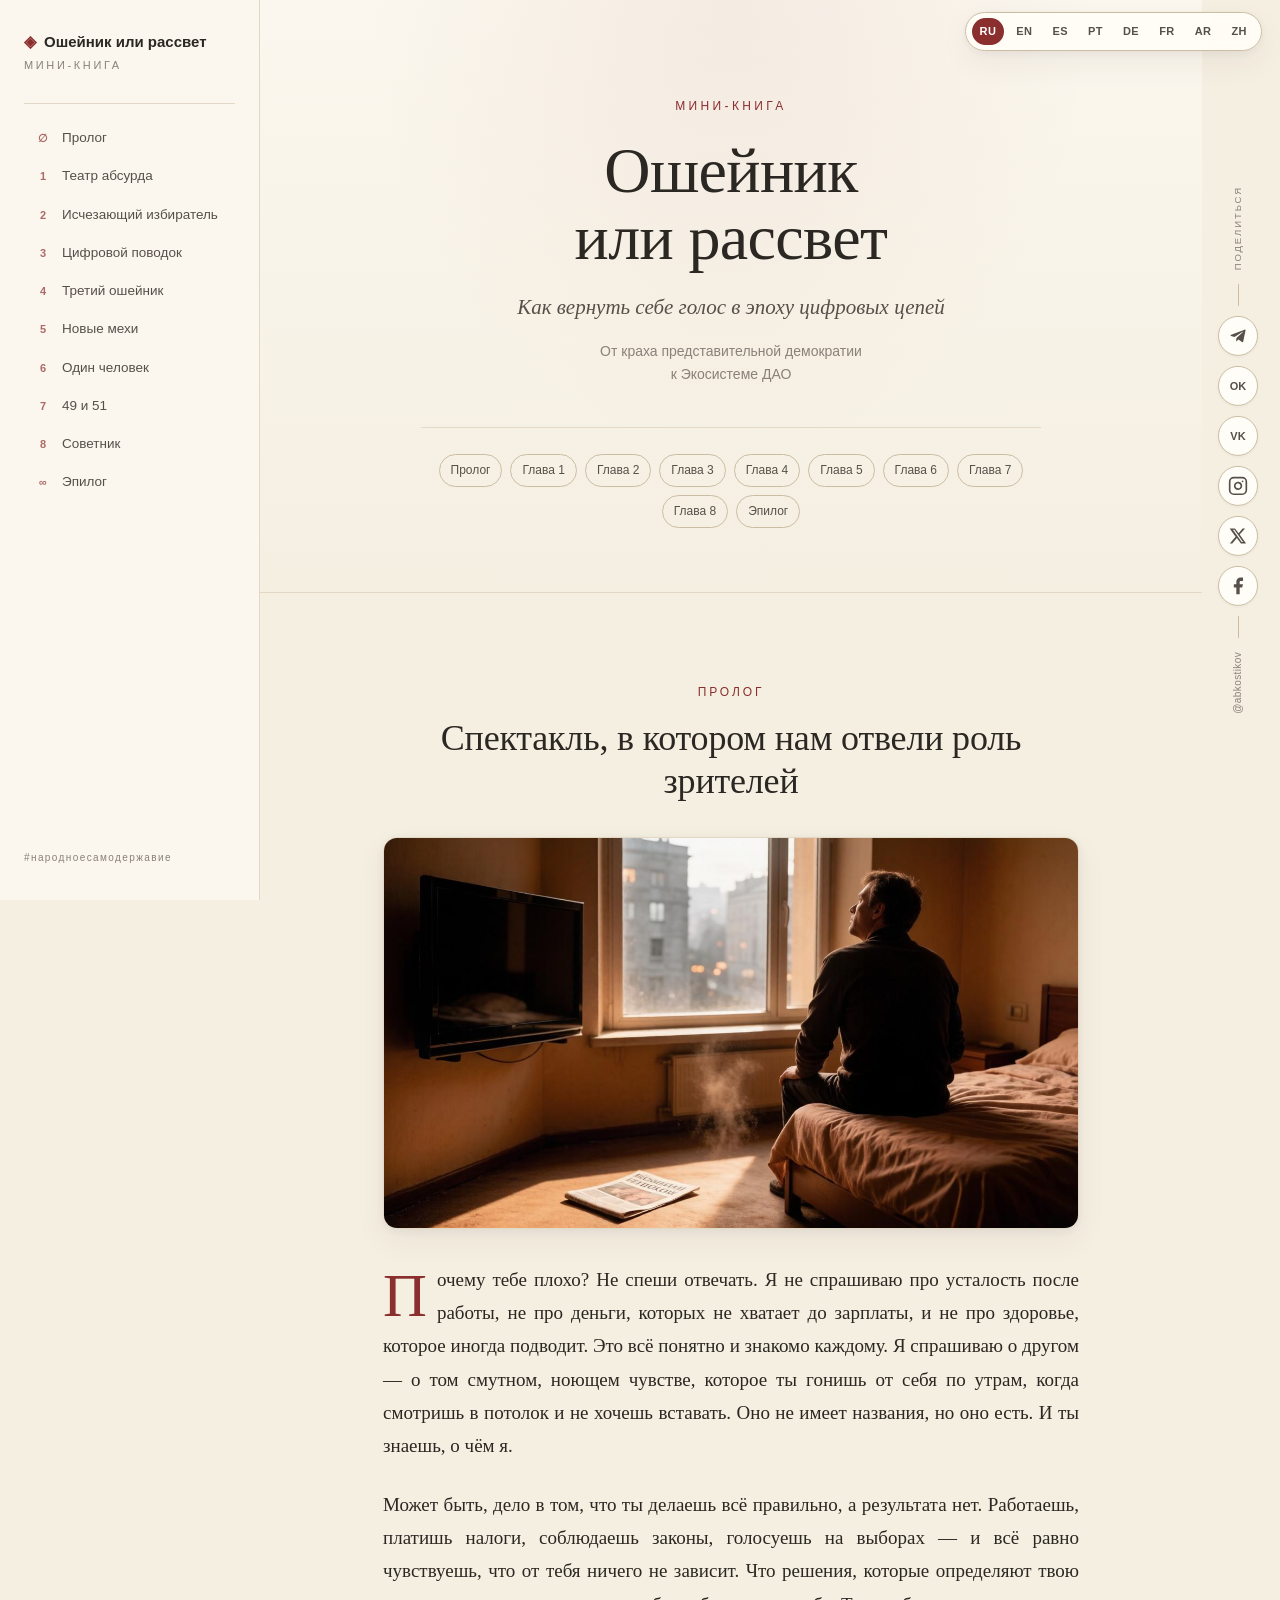
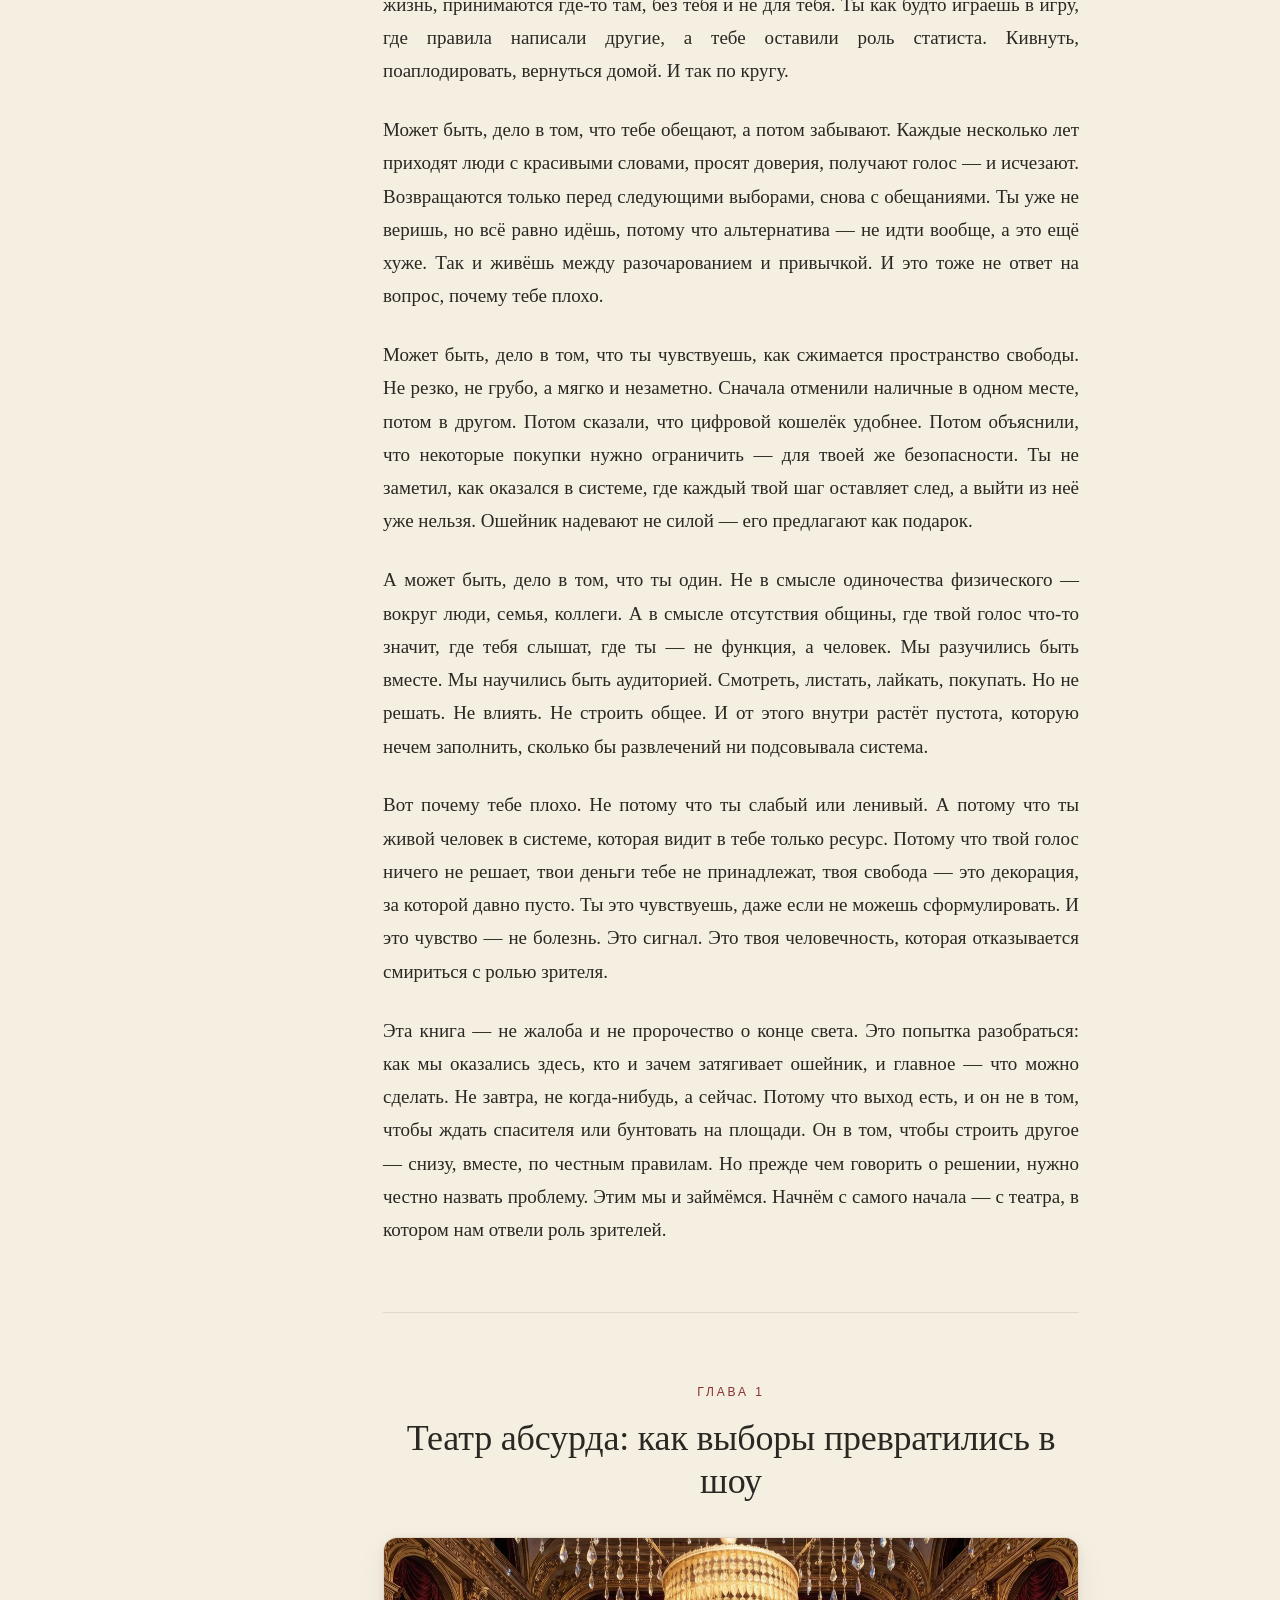
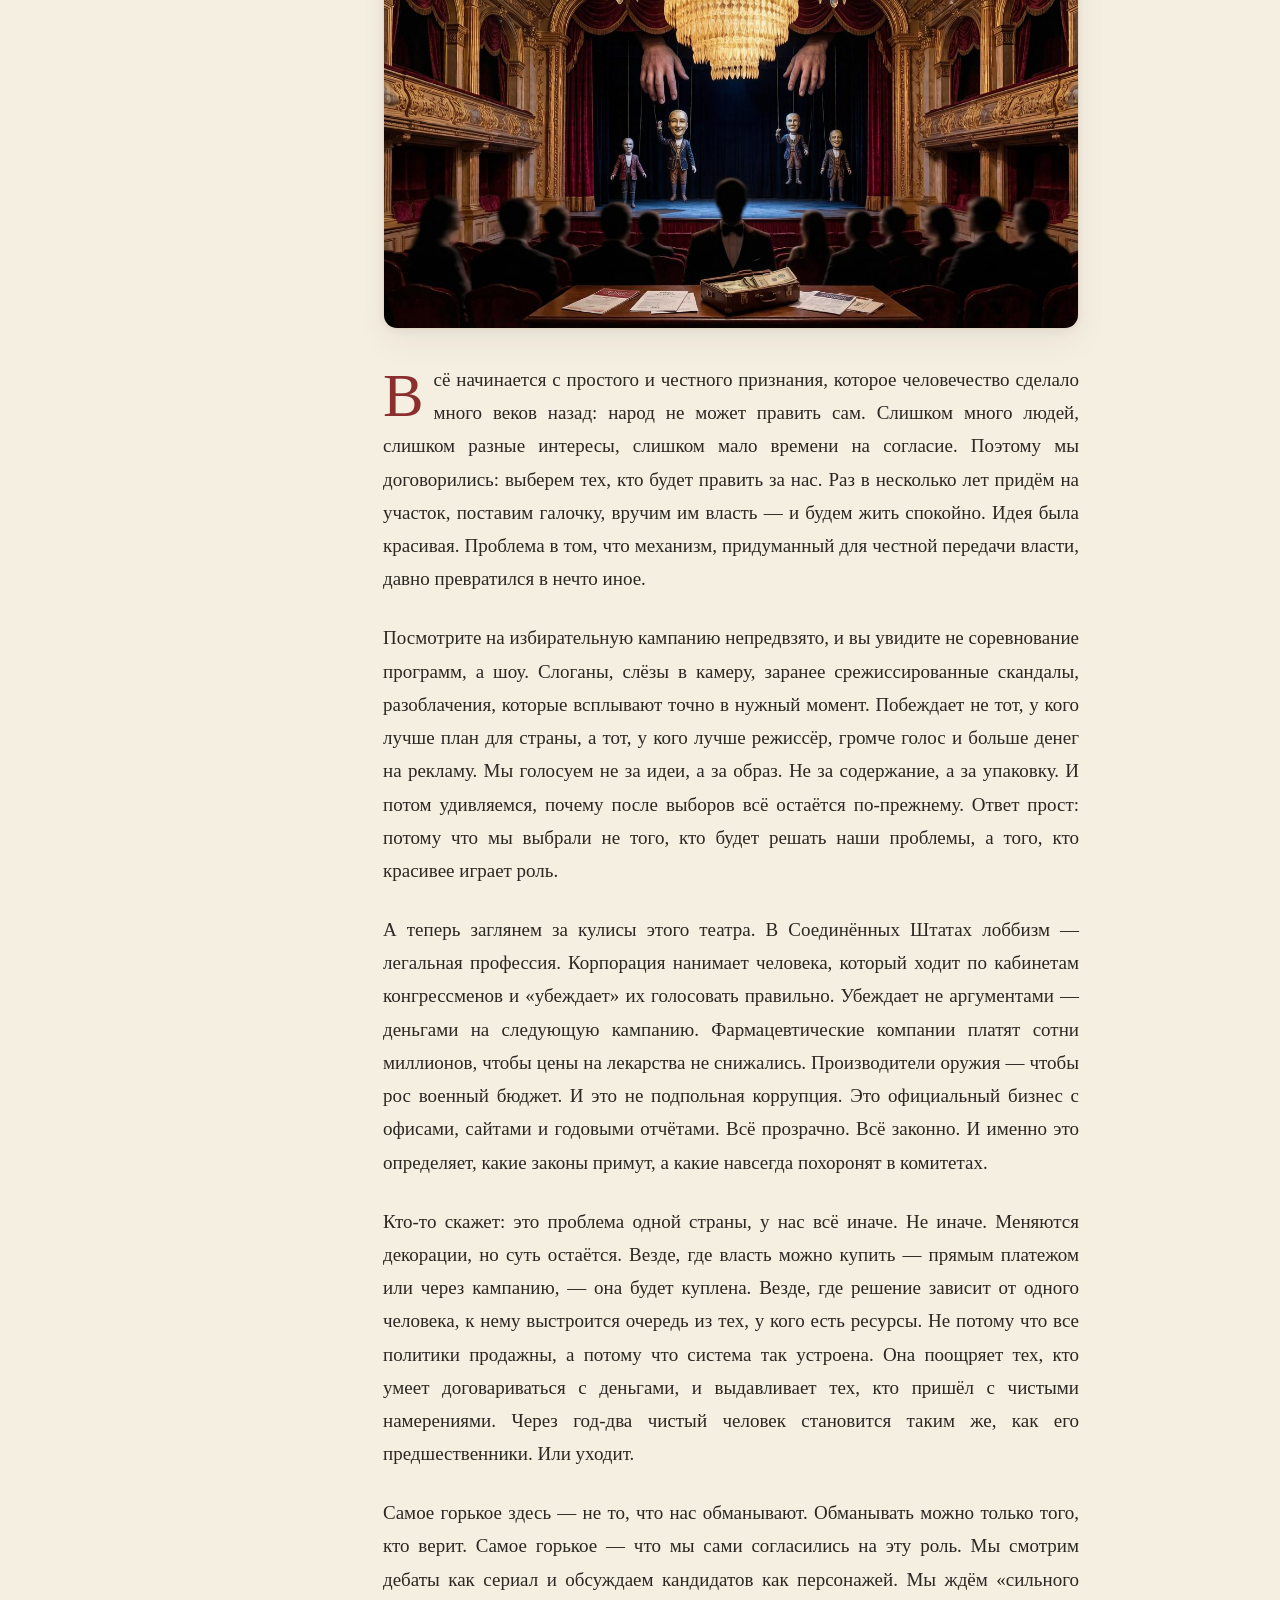
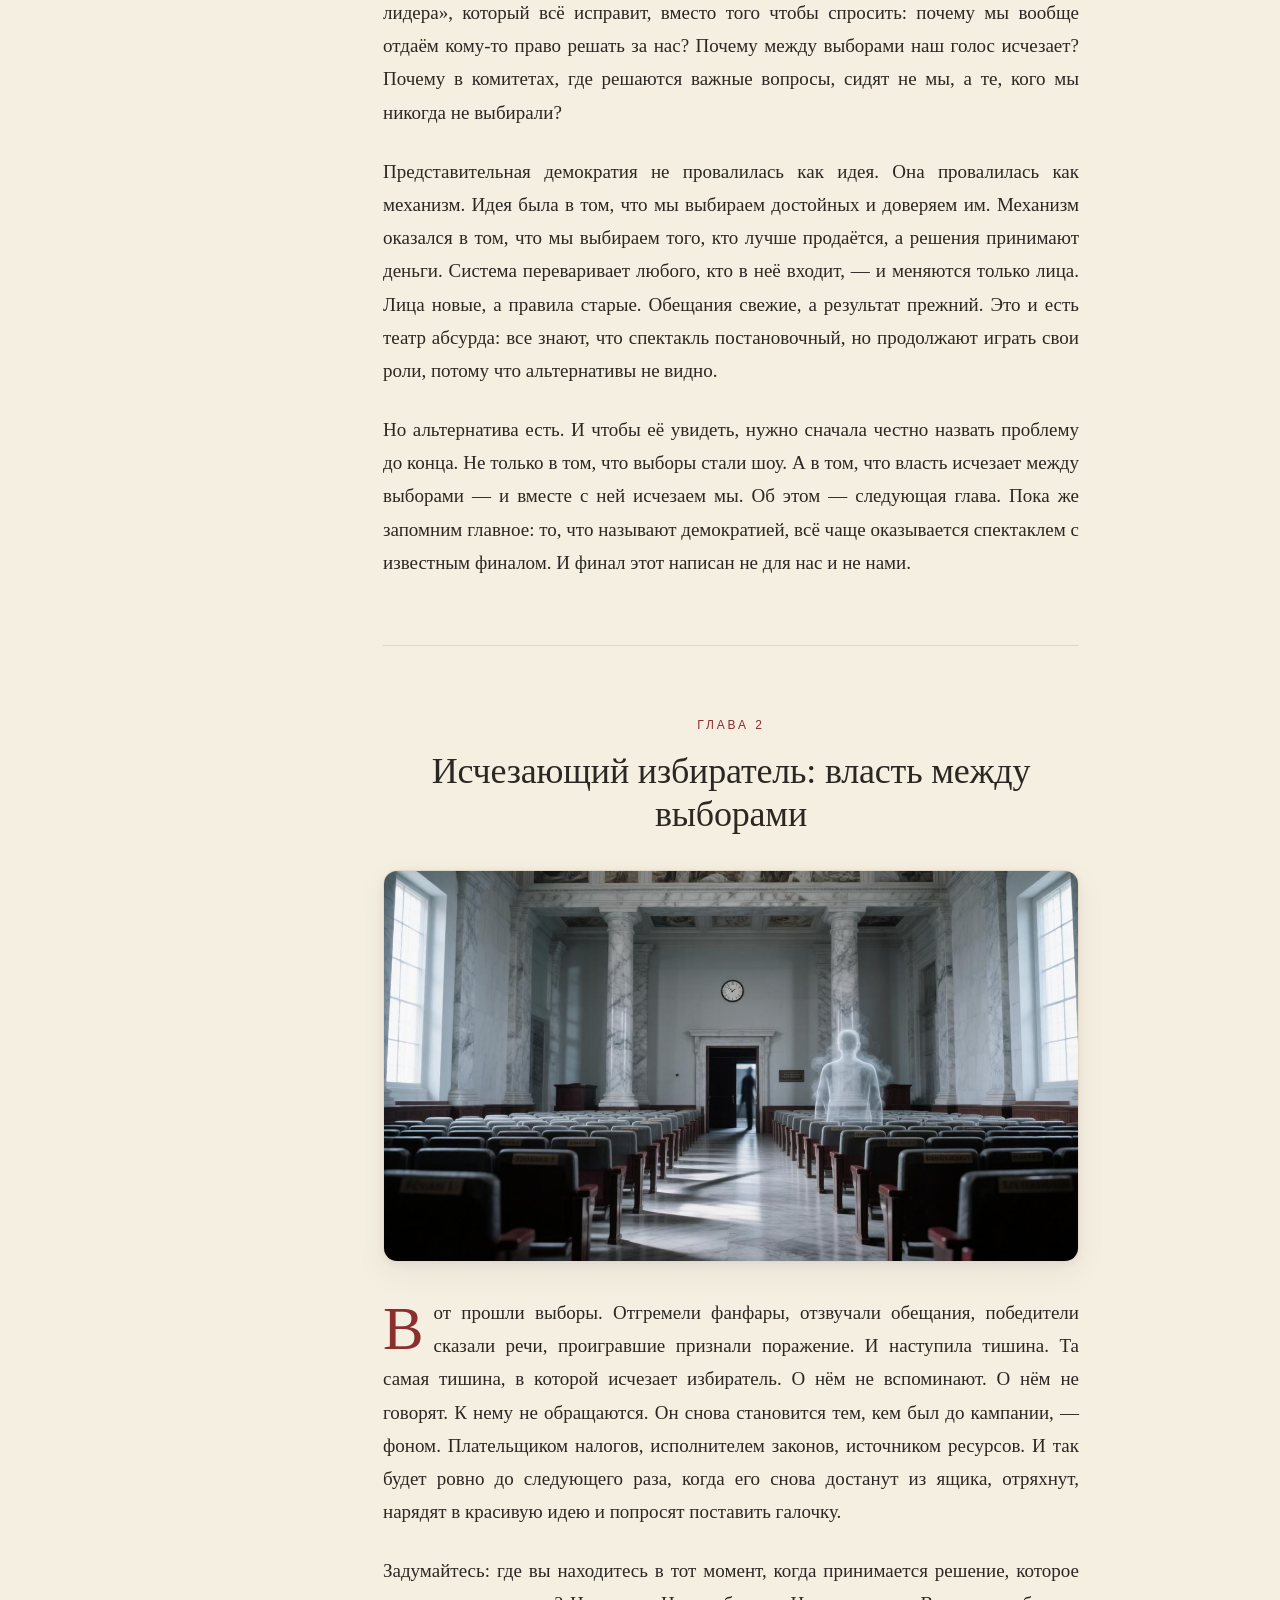
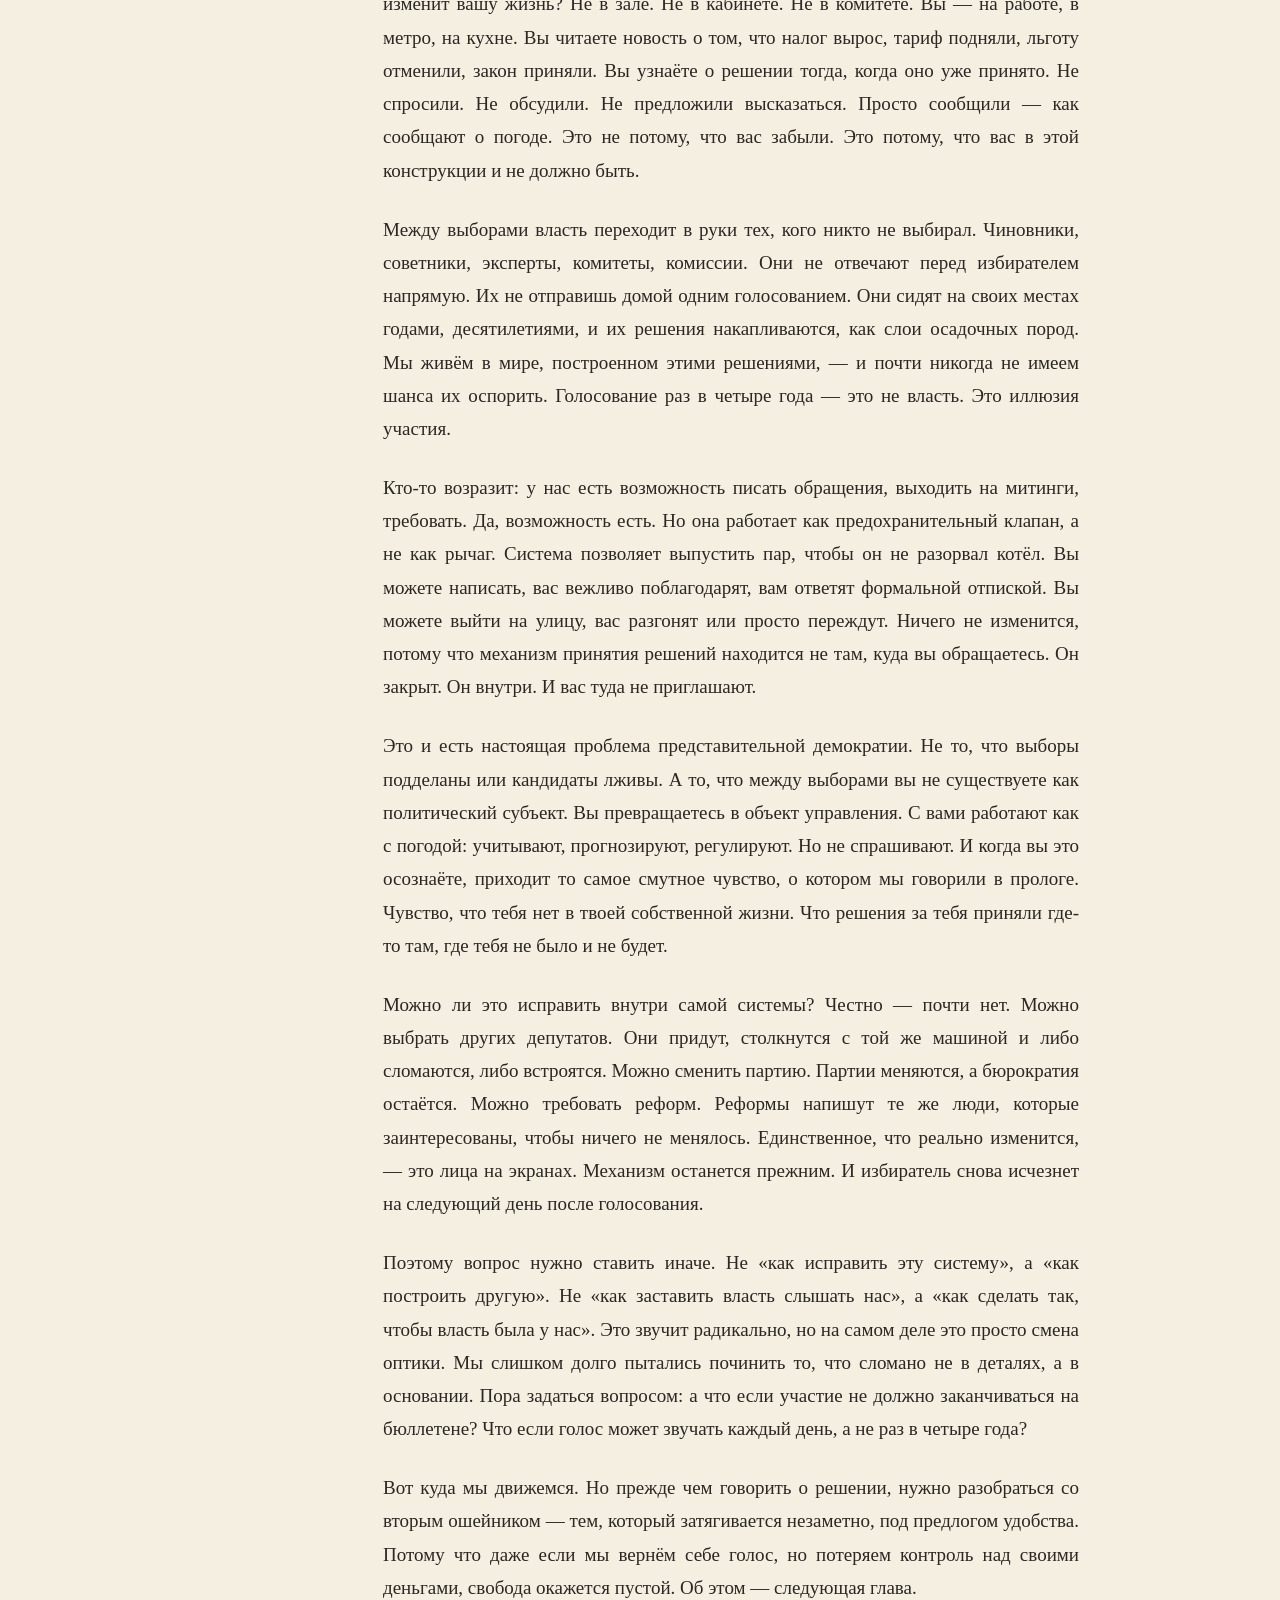
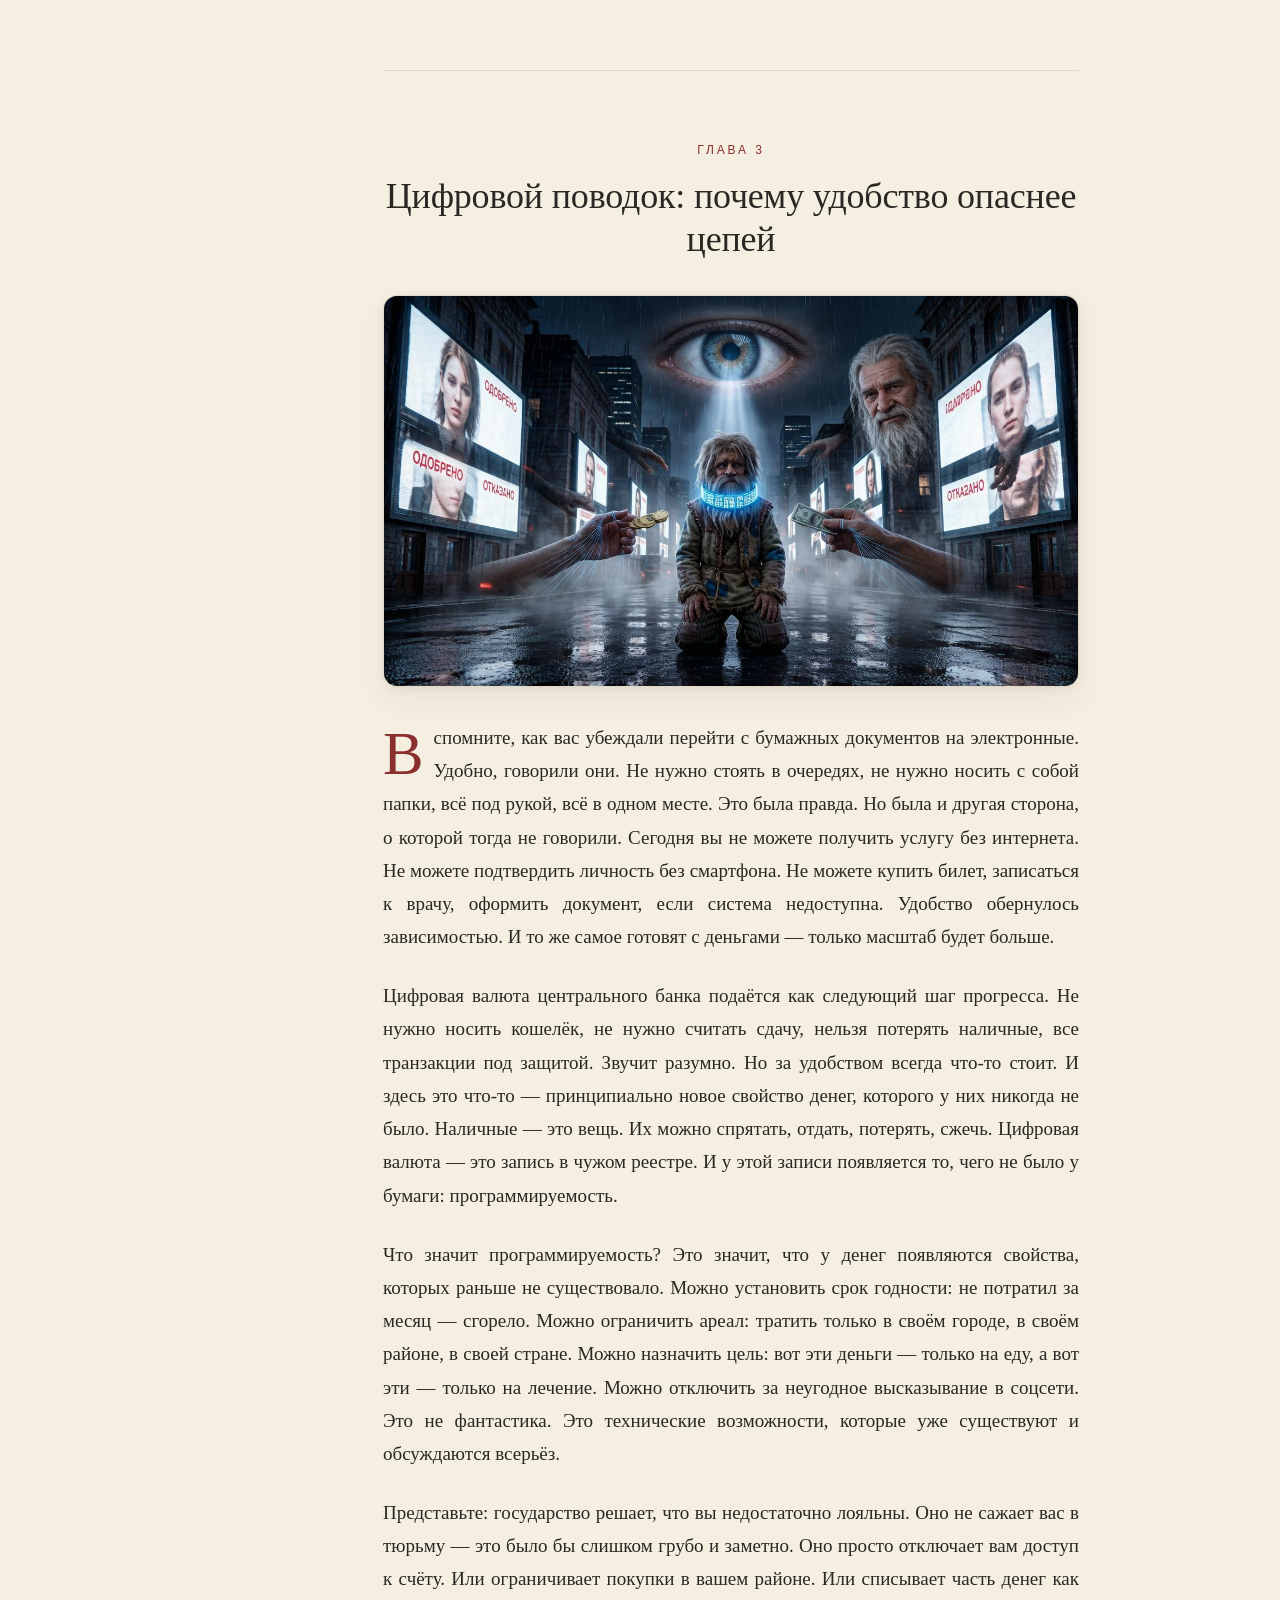
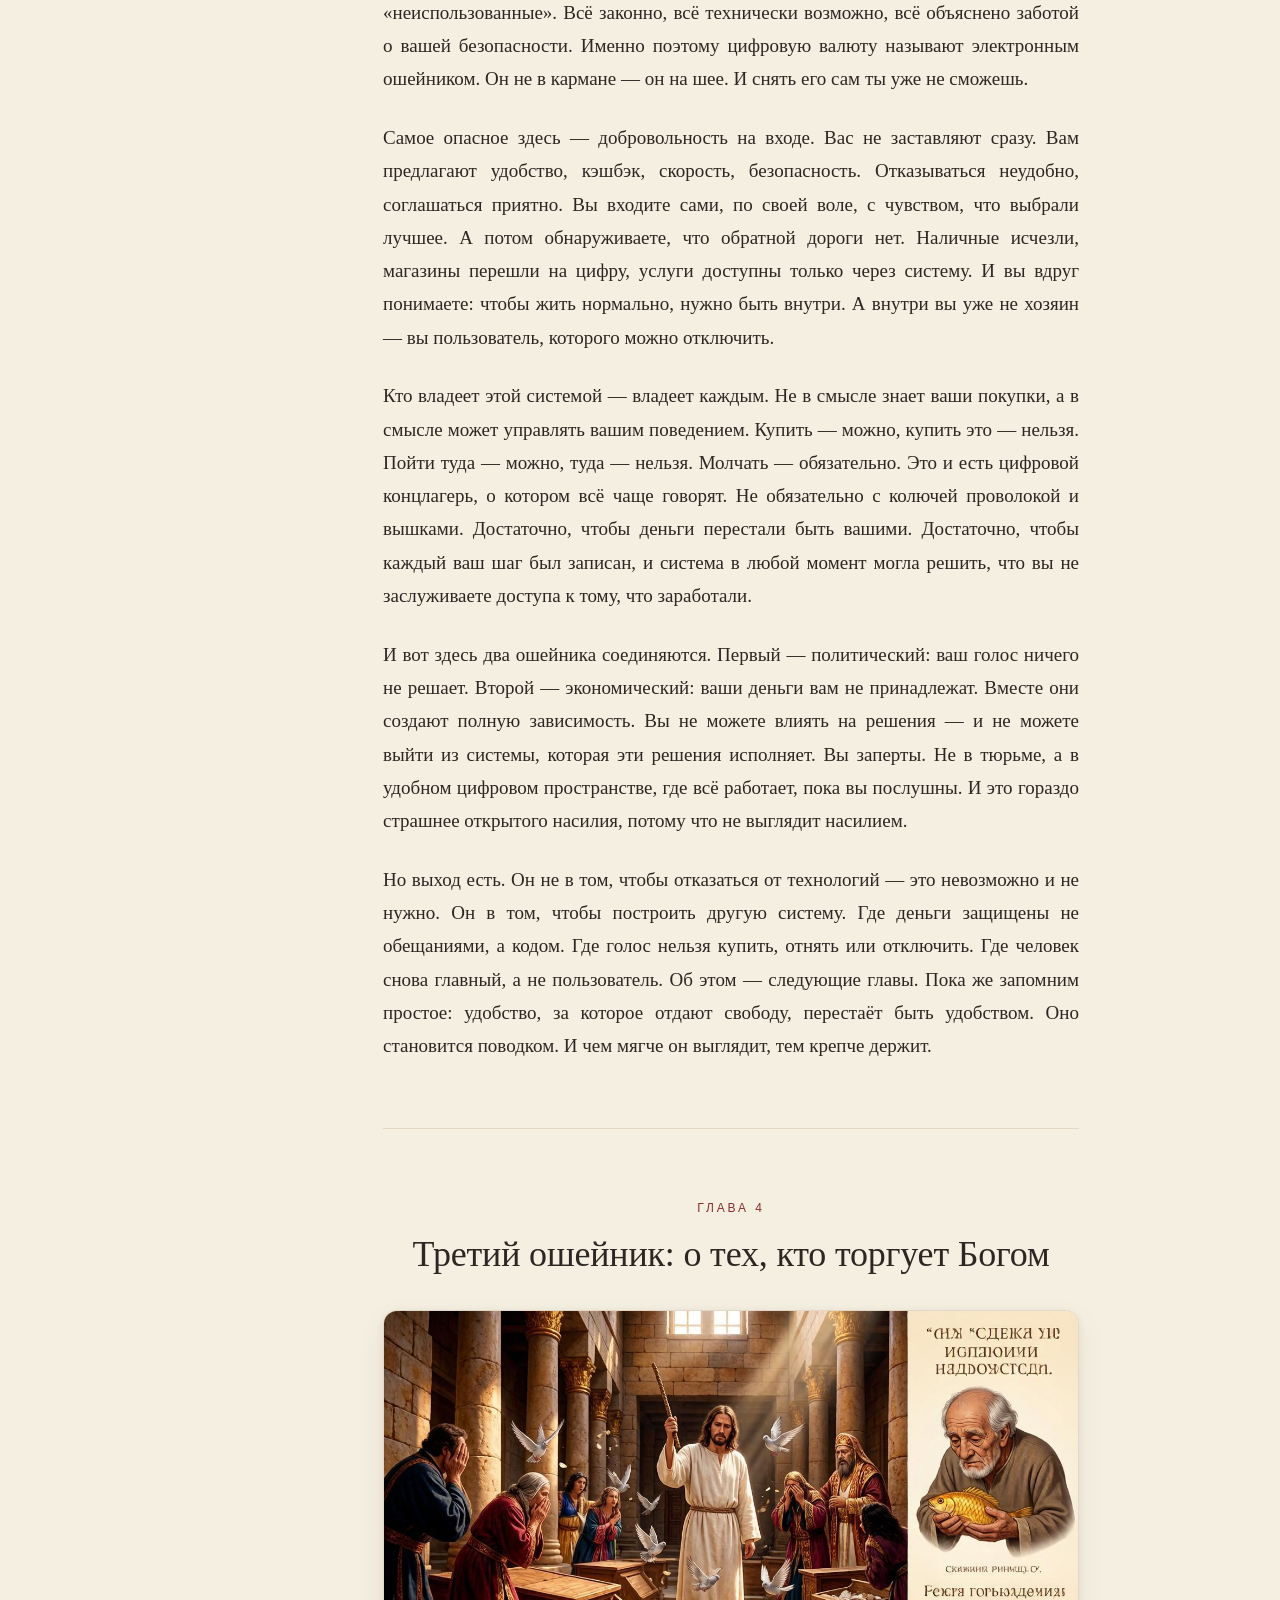
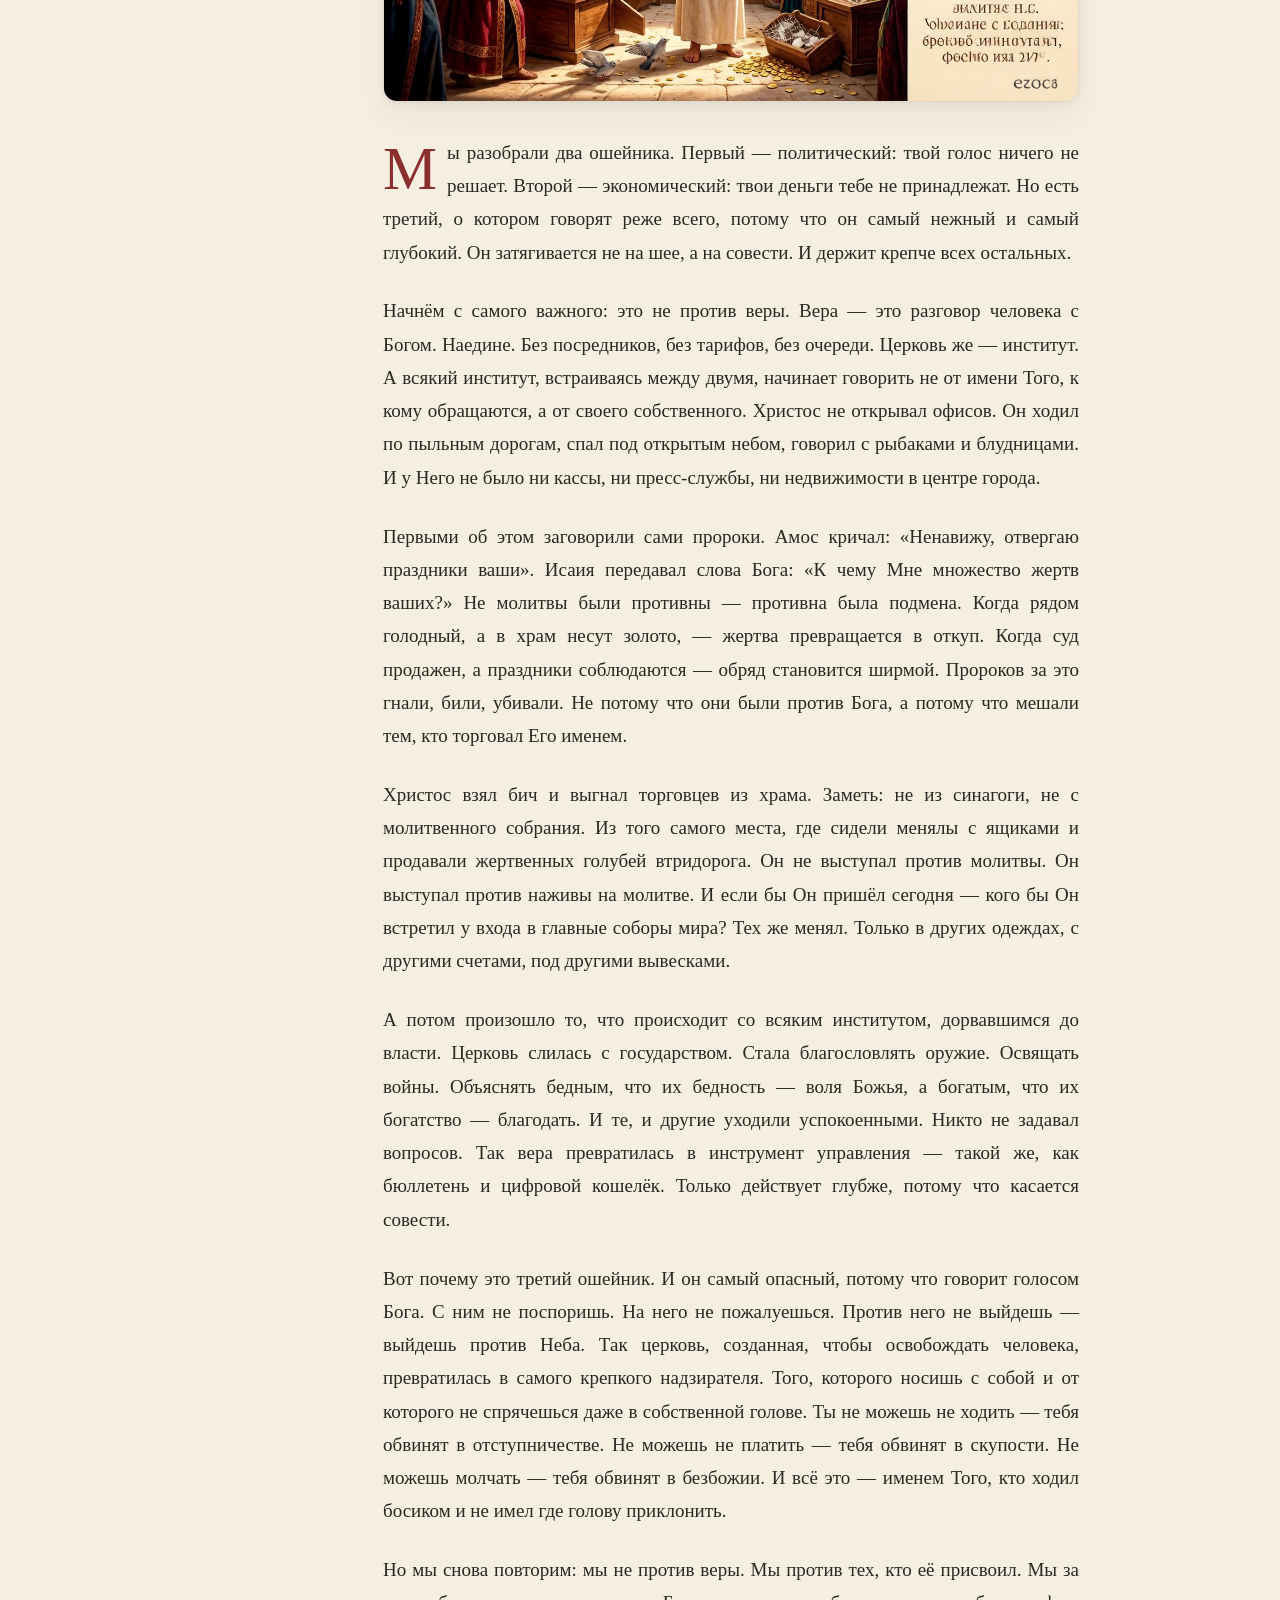
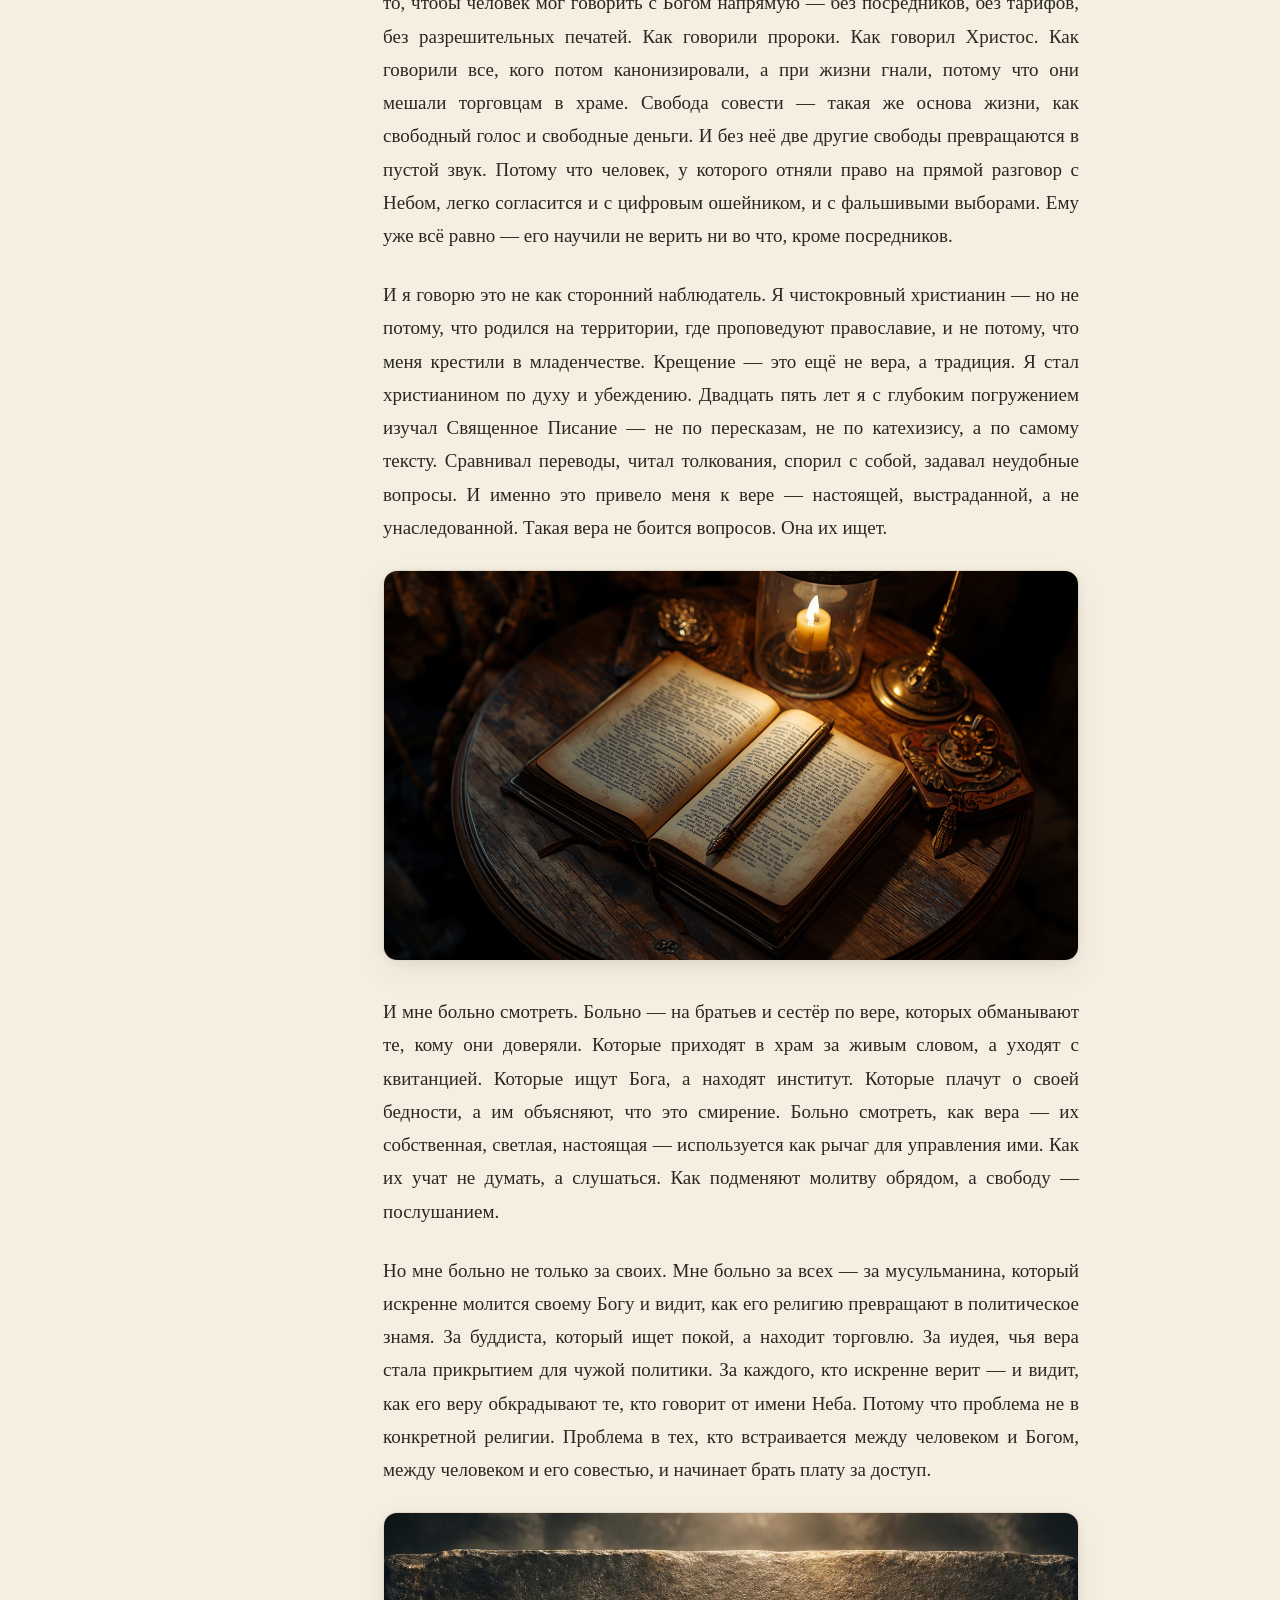
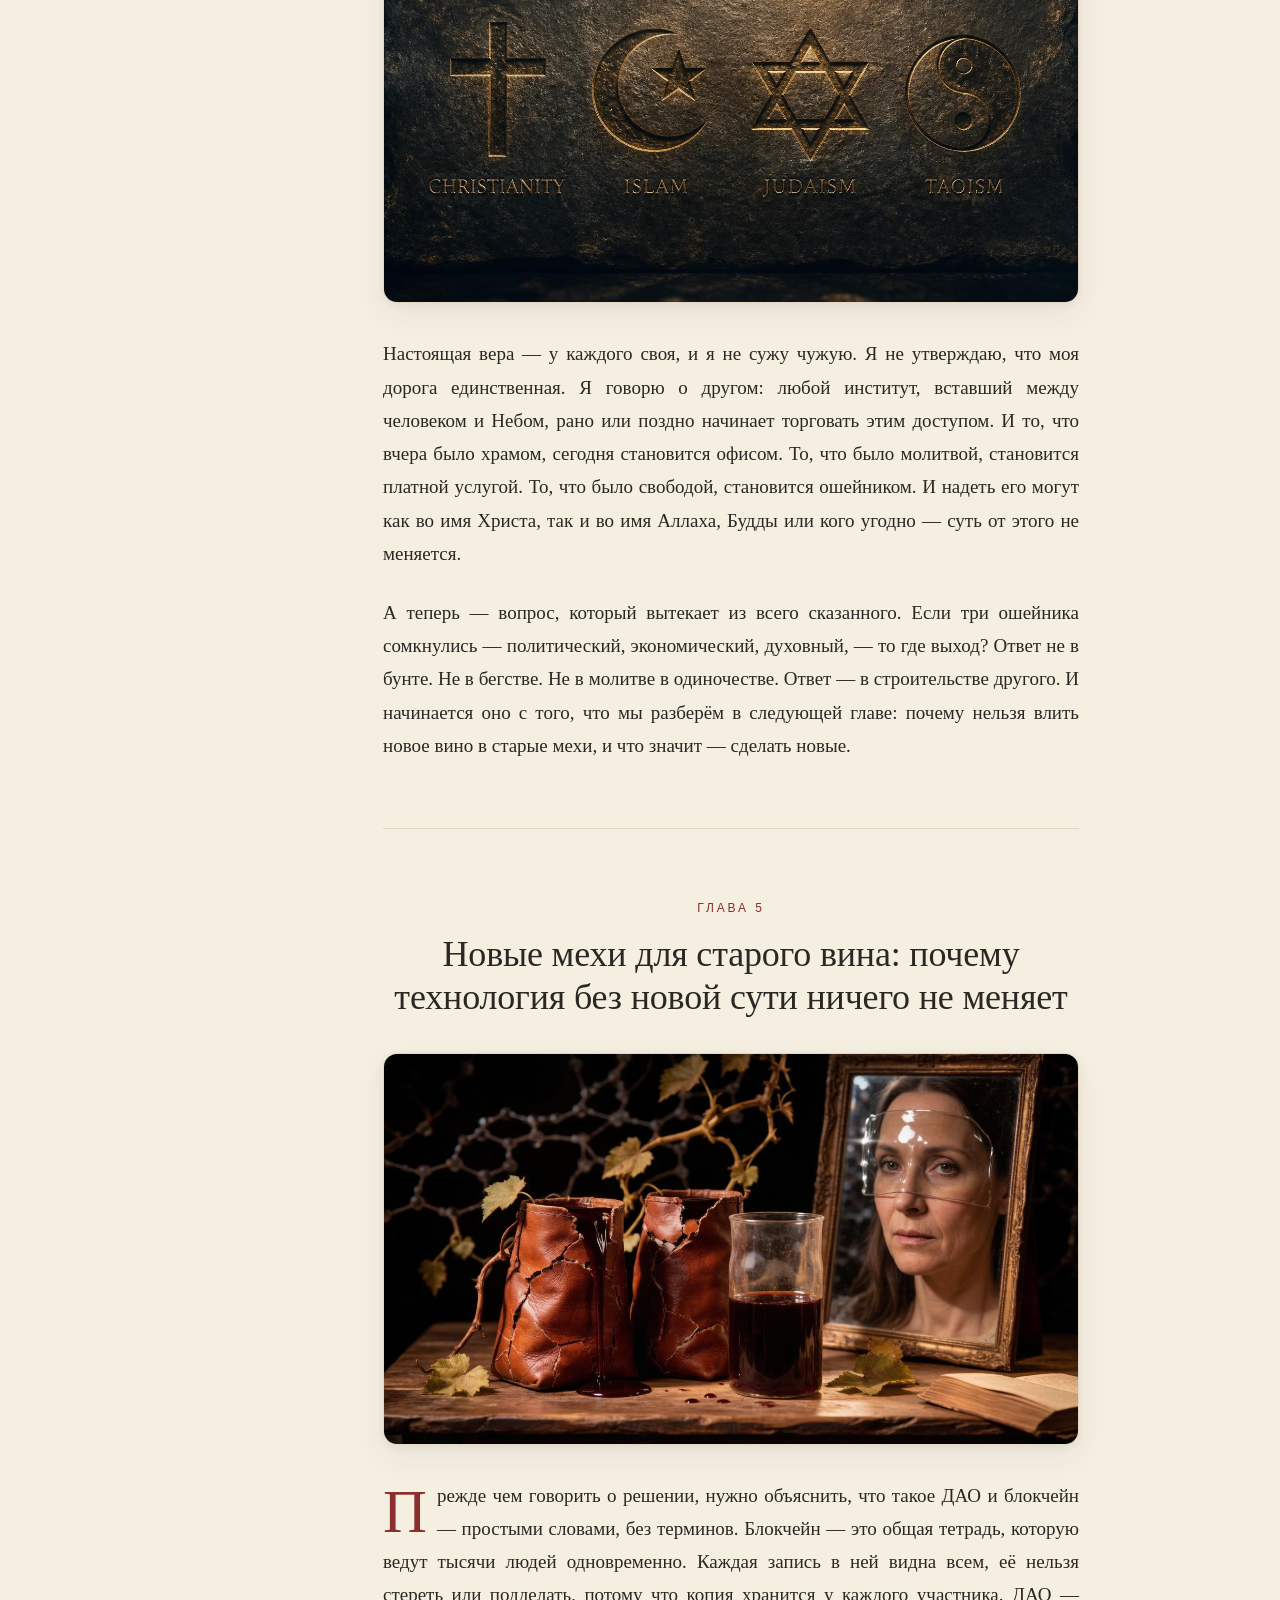
<file: index.html>
<!DOCTYPE html>
<html lang="ru" prefix="og: https://ogp.me/ns# book: https://ogp.me/ns/book#">
<head>
  <!-- ============ БАЗОВЫЕ ============ -->
  <meta charset="UTF-8">
  <meta name="yandex-verification" content="01ef6085b66a9ef8" />
  <meta name="viewport" content="width=device-width, initial-scale=1.0, viewport-fit=cover">
  <meta http-equiv="X-UA-Compatible" content="IE=edge">
  <meta name="theme-color" content="#8b2e2e">
  <meta name="color-scheme" content="light">

  <!-- ============ ЗАГОЛОВОК И ОПИСАНИЕ ============ -->
  <title>Ошейник или рассвет — как вернуть себе голос в эпоху цифровых цепей</title>
  <meta name="description" content="Мини-книга о крахе представительной демократии, цифровом контроле через CBDC и Экосистеме ДАО на блокчейне с ИИ-советником. Пролог, 7 глав и эпилог о народном самодержавии, свободе и новом общественном устройстве.">
  <meta name="keywords" content="демократия, DAO, ДАО, блокчейн, CBDC, цифровой концлагерь, свобода, народное самодержавие, децентрализация, смарт-контракты, криптовалюта, цифровой рубль, цифровой евро, искусственный интеллект, самоуправление, гражданское общество, один человек один голос, антиутопия, будущее, технологии, политика, экономика">
  <meta name="author" content="Алексей Костыков">
  <meta name="creator" content="Алексей Костыков">
  <meta name="publisher" content="Народное Самодержавие">
  <meta name="robots" content="index, follow, max-image-preview:large, max-snippet:-1, max-video-preview:-1">
  <meta name="googlebot" content="index, follow">
  <meta name="rating" content="general">
  <meta name="referrer" content="strict-origin-when-cross-origin">
  <meta name="format-detection" content="telephone=no">

  <!-- ============ КАНОНИЧЕСКИЙ URL ============ -->
  <!-- Замените на ваш реальный домен при публикации -->
  <link rel="canonical" href="https://alekseykostikov66.github.io/">

  <!-- ============ ЯЗЫКОВЫЕ АЛЬТЕРНАТИВЫ (hreflang) ============ -->
  <!-- Русский — по умолчанию -->
  <link rel="alternate" hreflang="ru" href="https://alekseykostikov66.github.io/">
  <!-- Первая волна -->
  <link rel="alternate" hreflang="en" href="https://alekseykostikov66.github.io/en/">
  <link rel="alternate" hreflang="es" href="https://alekseykostikov66.github.io/es/">
  <link rel="alternate" hreflang="pt" href="https://alekseykostikov66.github.io/pt/">
  <!-- Вторая волна -->
  <link rel="alternate" hreflang="de" href="https://alekseykostikov66.github.io/de/">
  <link rel="alternate" hreflang="fr" href="https://alekseykostikov66.github.io/fr/">
  <link rel="alternate" hreflang="ar" href="https://alekseykostikov66.github.io/ar/">
  <link rel="alternate" hreflang="zh" href="https://alekseykostikov66.github.io/zh/">
  <link rel="alternate" hreflang="x-default" href="https://alekseykostikov66.github.io/">

  <!-- ============ OPEN GRAPH (Facebook, VK, OK, Telegram) ============ -->
  <meta property="og:type" content="book">
  <meta property="og:site_name" content="Ошейник или рассвет">
  <meta property="og:title" content="Ошейник или рассвет — как вернуть себе голос в эпоху цифровых цепей">
  <meta property="og:description" content="Мини-книга о крахе демократии, цифровом ошейнике CBDC и Экосистеме ДАО с ИИ-советником. От диагноза — к решению.">
  <meta property="og:url" content="https://alekseykostikov66.github.io/">
  <meta property="og:image" content="https://alekseykostikov66.github.io/img/og-cover.jpg">
  <meta property="og:image:width" content="1200">
  <meta property="og:image:height" content="630">
  <meta property="og:image:alt" content="Ошейник или рассвет — обложка книги">
  <meta property="og:locale" content="ru_RU">
  <meta property="og:locale:alternate" content="en_US">
  <meta property="og:locale:alternate" content="es_ES">
  <meta property="og:locale:alternate" content="pt_BR">
  <meta property="og:locale:alternate" content="de_DE">
  <meta property="og:locale:alternate" content="fr_FR">
  <meta property="og:locale:alternate" content="ar_AR">
  <meta property="og:locale:alternate" content="zh_CN">

  <!-- Книжные OG-теги -->
  <meta property="book:author" content="Алексей Костыков">
  <meta property="book:tag" content="демократия">
  <meta property="book:tag" content="DAO">
  <meta property="book:tag" content="блокчейн">
  <meta property="book:tag" content="CBDC">
  <meta property="book:tag" content="свобода">
  <meta property="book:release_date" content="2026-10-10">

  <!-- ============ TWITTER / X CARD ============ -->
  <meta name="twitter:card" content="summary_large_image">
  <meta name="twitter:site" content="@abkostikov">
  <meta name="twitter:creator" content="@abkostikov">
  <meta name="twitter:title" content="Ошейник или рассвет — как вернуть себе голос">
  <meta name="twitter:description" content="Мини-книга о крахе демократии, цифровом ошейнике CBDC и Экосистеме ДАО с ИИ-советником.">
  <meta name="twitter:image" content="https://alekseykostikov66.github.io/img/og-cover.jpg">
  <meta name="twitter:image:alt" content="Ошейник или рассвет — обложка книги">

  <!-- ============ FAVICON (встроен, без отдельного файла) ============ -->
  <link rel="icon" type="image/svg+xml" href="data:image/svg+xml,%3Csvg xmlns='http://www.w3.org/2000/svg' viewBox='0 0 100 100'%3E%3Crect width='100' height='100' fill='%238b2e2e'/%3E%3Ctext x='50' y='68' font-size='62' text-anchor='middle' fill='%23f5efe2' font-family='Georgia,serif'%3E◈%3C/text%3E%3C/svg%3E">
  <link rel="apple-touch-icon" href="data:image/svg+xml,%3Csvg xmlns='http://www.w3.org/2000/svg' viewBox='0 0 100 100'%3E%3Crect width='100' height='100' fill='%238b2e2e'/%3E%3Ctext x='50' y='68' font-size='62' text-anchor='middle' fill='%23f5efe2' font-family='Georgia,serif'%3E◈%3C/text%3E%3C/svg%3E">

  <!-- ============ ПРЕДЗАГРУЗКА ШРИФТОВ / РЕСУРСОВ ============ -->
  <link rel="preconnect" href="https://t.me" crossorigin>

  <!-- ============ SCHEMA.ORG — STRUCTURED DATA ============ -->
  <script type="application/ld+json">
  {
    "@context": "https://schema.org",
    "@graph": [
      {
        "@type": "Book",
        "@id": "https://alekseykostikov66.github.io/#book",
        "name": "Ошейник или рассвет",
        "alternateName": "Как вернуть себе голос в эпоху цифровых цепей",
        "description": "Мини-книга о крахе представительной демократии, цифровом контроле через CBDC и Экосистеме ДАО на блокчейне с ИИ-советником.",
        "bookFormat": "https://schema.org/EBook",
        "inLanguage": "ru",
        "numberOfPages": 40,
        "genre": ["Политика", "Философия", "Технологии", "Публицистика"],
        "keywords": "демократия, DAO, блокчейн, CBDC, свобода, народное самодержавие, цифровой контроль, децентрализация",
        "datePublished": "2026-10-10",
        "author": {
          "@type": "Person",
          "name": "Алексей Костыков",
          "url": "https://t.me/narodnoe_samoderjavie",
          "sameAs": [
            "https://twitter.com/abkostikov",
            "https://vk.com/abkostikov",
            "https://ok.ru/abkostikov",
            "https://instagram.com/abkostikov",
            "https://facebook.com/abkostikov"
          ]
        },
        "publisher": {
          "@type": "Organization",
          "name": "Народное Самодержавие",
          "url": "https://t.me/s/narodnoe_samoderjavie"
        },
        "image": "https://alekseykostikov66.github.io/img/og-cover.jpg",
        "url": "https://alekseykostikov66.github.io/",
        "hasPart": [
          { "@type": "Chapter", "name": "Пролог. Спектакль, в котором нам отвели роль зрителей", "position": 0 },
          { "@type": "Chapter", "name": "Глава 1. Театр абсурда: как выборы превратились в шоу", "position": 1 },
          { "@type": "Chapter", "name": "Глава 2. Исчезающий избиратель: власть между выборами", "position": 2 },
          { "@type": "Chapter", "name": "Глава 3. Цифровой поводок: почему удобство опаснее цепей", "position": 3 },
          { "@type": "Chapter", "name": "Глава 4. Третий ошейник: о тех, кто торгует Богом", "position": 4 },
          { "@type": "Chapter", "name": "Глава 5. Новые мехи для старого вина", "position": 5 },
          { "@type": "Chapter", "name": "Глава 6. Один человек — один голос", "position": 6 },
          { "@type": "Chapter", "name": "Глава 7. 49 и 51: экономика без хозяина", "position": 7 },
          { "@type": "Chapter", "name": "Глава 8. Советник, а не диктатор", "position": 8 },
          { "@type": "Chapter", "name": "Эпилог. Рассвет начинается с одного", "position": 9 }
        ]
      },
      {
        "@type": "WebSite",
        "@id": "https://alekseykostikov66.github.io/#website",
        "url": "https://alekseykostikov66.github.io/",
        "name": "Ошейник или рассвет",
        "inLanguage": "ru",
        "publisher": { "@id": "https://alekseykostikov66.github.io/#book" }
      }
    ]
  }
  </script>

  <!-- ============ СТИЛИ ============ -->
  <style>
:root {
  --bg: #f5efe2;
  --bg-alt: #fbf7ee;
  --paper: #fffdf7;
  --ink: #2b2722;
  --ink-soft: #57504a;
  --ink-muted: #8a817a;
  --accent: #8b2e2e;
  --accent-soft: #b85a5a;
  --line: #e3d8c5;
  --line-strong: #cbbda3;
  --shadow: 0 2px 8px rgba(43, 39, 34, 0.06), 0 12px 32px rgba(43, 39, 34, 0.06);
  --radius: 14px;
  --maxw: 760px;
  --sidebar-w: 260px;
  --social-w: 78px;
  --serif: Georgia, "Iowan Old Style", "Times New Roman", "Noto Serif", serif;
  --sans: -apple-system, BlinkMacSystemFont, "Segoe UI", Roboto, "Helvetica Neue", Arial, sans-serif;
}
* { box-sizing: border-box; }
html { scroll-behavior: smooth; scroll-padding-top: 90px; }
body {
  margin: 0; font-family: var(--serif); font-size: 19px; line-height: 1.75;
  color: var(--ink); background: var(--bg);
  -webkit-font-smoothing: antialiased; text-rendering: optimizeLegibility;
}
.progress-bar {
  position: fixed; top: 0; left: 0; height: 3px; width: 0%;
  background: var(--accent); z-index: 200; transition: width 0.12s linear;
}

/* ЯЗЫКОВОЙ ПЕРЕКЛЮЧАТЕЛЬ */
.lang-switch {
  position: fixed; top: 12px; right: 18px;
  display: flex; gap: 4px; z-index: 180;
  background: rgba(255, 253, 247, 0.94);
  backdrop-filter: blur(6px); -webkit-backdrop-filter: blur(6px);
  padding: 5px 6px; border-radius: 999px;
  border: 1px solid var(--line-strong);
  box-shadow: var(--shadow);
  font-family: var(--sans);
}
.lang-switch a {
  font-size: 11px; font-weight: 600; letter-spacing: 0.04em;
  color: var(--ink-soft); text-decoration: none;
  padding: 4px 8px; border-radius: 999px;
  transition: background 0.15s, color 0.15s;
  text-transform: uppercase;
}
.lang-switch a:hover { background: var(--line); color: var(--ink); }
.lang-switch a.active { background: var(--accent); color: #fff; }

/* ЛЕВОЕ МЕНЮ */
.sidebar-left {
  position: fixed; top: 0; left: 0; bottom: 0; width: var(--sidebar-w);
  background: var(--bg-alt); border-right: 1px solid var(--line);
  padding: 32px 24px 24px; overflow-y: auto; z-index: 100;
}
.sidebar-inner { display: flex; flex-direction: column; min-height: 100%; }
.brand {
  display: inline-flex; align-items: center; gap: 8px;
  font-family: var(--sans); font-size: 15px; font-weight: 600;
  color: var(--ink); text-decoration: none; line-height: 1.25;
}
.brand:hover { color: var(--accent); }
.brand-mark { color: var(--accent); font-size: 16px; flex-shrink: 0; }
.brand-sub {
  font-family: var(--sans); font-size: 11px; letter-spacing: 0.24em;
  text-transform: uppercase; color: var(--ink-muted); margin: 4px 0 28px;
}
.toc-nav { display: flex; flex-direction: column; gap: 2px; padding-top: 16px; border-top: 1px solid var(--line); }
.toc-nav a {
  display: flex; align-items: baseline; gap: 10px;
  font-family: var(--sans); font-size: 13.5px; color: var(--ink-soft);
  text-decoration: none; padding: 9px 10px; border-radius: 8px;
  transition: background 0.15s, color 0.15s; line-height: 1.35;
}
.toc-nav a:hover { background: var(--paper); color: var(--ink); }
.toc-nav a.active { background: var(--accent); color: #fff; }
.toc-nav a.active .toc-num { color: #fff; opacity: 0.85; }
.toc-num { display: inline-block; min-width: 18px; font-size: 11px; font-weight: 600; color: var(--accent); opacity: 0.7; text-align: center; flex-shrink: 0; }
.sidebar-foot { margin-top: auto; padding-top: 24px; font-family: var(--sans); font-size: 10px; letter-spacing: 0.14em; color: var(--ink-muted); text-transform: lowercase; }

/* СОЦСЕТИ */
.sidebar-right {
  position: fixed; top: 50%; right: 18px; transform: translateY(-50%);
  display: flex; flex-direction: column; align-items: center; gap: 10px; z-index: 100; padding: 4px;
}
.social-label { font-family: var(--sans); font-size: 9.5px; letter-spacing: 0.2em; text-transform: uppercase; color: var(--ink-muted); writing-mode: vertical-rl; transform: rotate(180deg); margin-bottom: 4px; }
.social-line { width: 1px; height: 22px; background: var(--line-strong); }
.social-handle { font-family: var(--sans); font-size: 10px; letter-spacing: 0.04em; color: var(--ink-muted); writing-mode: vertical-rl; transform: rotate(180deg); margin-top: 4px; }
.social {
  display: flex; align-items: center; justify-content: center;
  width: 40px; height: 40px; border-radius: 50%;
  background: var(--paper); border: 1px solid var(--line-strong);
  color: var(--ink-soft); text-decoration: none;
  font-family: var(--sans); font-size: 11px; font-weight: 700;
  transition: transform 0.15s, background 0.15s, color 0.15s, border-color 0.15s, box-shadow 0.15s;
  box-shadow: 0 1px 3px rgba(43, 39, 34, 0.05);
}
.social svg { fill: currentColor; }
.social-ig svg { fill: none; }
.social:hover { transform: translateY(-2px) scale(1.05); color: #fff; border-color: transparent; box-shadow: 0 6px 16px rgba(43, 39, 34, 0.18); }
.social-tg:hover { background: #229ED9; }
.social-ok:hover { background: #EE8208; }
.social-vk:hover { background: #0077FF; }
.social-ig:hover { background: #E1306C; }
.social-tw:hover { background: #0f0f0f; }
.social-fb:hover { background: #1877F2; }

/* МОБИЛЬНЫЙ ХЕДЕР */
.mobile-header {
  display: none; position: sticky; top: 0; z-index: 150;
  background: rgba(245, 239, 226, 0.96);
  backdrop-filter: saturate(140%) blur(8px); -webkit-backdrop-filter: saturate(140%) blur(8px);
  border-bottom: 1px solid var(--line);
}
.mobile-inner { display: flex; align-items: center; justify-content: space-between; padding: 12px 18px; gap: 12px; min-height: 56px; }
.brand-mobile { font-size: 14px; flex: 1; min-width: 0; }
.brand-mobile .brand-text { overflow: hidden; text-overflow: ellipsis; white-space: nowrap; }
.menu-toggle { width: 40px; height: 40px; background: transparent; border: 1px solid var(--line-strong); border-radius: 8px; cursor: pointer; padding: 9px 8px; display: flex; flex-direction: column; justify-content: space-between; flex-shrink: 0; }
.menu-toggle span { display: block; height: 2px; background: var(--ink); border-radius: 2px; transition: transform 0.2s, opacity 0.2s; }
.menu-toggle.open span:nth-child(1) { transform: translateY(9px) rotate(45deg); }
.menu-toggle.open span:nth-child(2) { opacity: 0; }
.menu-toggle.open span:nth-child(3) { transform: translateY(-9px) rotate(-45deg); }
.mobile-nav { display: flex; flex-direction: column; gap: 0; background: var(--paper); border-top: 1px solid var(--line); padding: 0 12px; max-height: 0; overflow: hidden; transition: max-height 0.28s ease, padding 0.28s ease; }
.mobile-nav.open { max-height: 70vh; overflow-y: auto; padding-top: 8px; padding-bottom: 14px; }
.mobile-nav a { font-family: var(--sans); font-size: 14.5px; color: var(--ink-soft); text-decoration: none; padding: 12px 14px; border-radius: 8px; transition: background 0.15s, color 0.15s; }
.mobile-nav a:hover, .mobile-nav a.active { background: var(--accent); color: #fff; }

/* КОНТЕНТ */
.main-content { margin-left: var(--sidebar-w); margin-right: var(--social-w); min-height: 100vh; }
.cover { padding: 96px 24px 64px; text-align: center; background: radial-gradient(ellipse at 50% 0%, rgba(139, 46, 46, 0.06), transparent 55%), linear-gradient(180deg, var(--bg-alt), var(--bg)); border-bottom: 1px solid var(--line); }
.cover-inner { max-width: 620px; margin: 0 auto; }
.cover-kicker { font-family: var(--sans); font-size: 12px; letter-spacing: 0.28em; text-transform: uppercase; color: var(--accent); margin: 0 0 20px; }
.cover-title { font-family: var(--serif); font-size: clamp(40px, 6vw, 64px); line-height: 1.05; margin: 0 0 18px; font-weight: 400; letter-spacing: -0.01em; }
.cover-subtitle { font-size: clamp(17px, 2.2vw, 21px); color: var(--ink-soft); margin: 0 0 14px; font-style: italic; }
.cover-tagline { font-family: var(--sans); font-size: 14px; color: var(--ink-muted); line-height: 1.6; margin: 0 0 42px; }
.cover-toc { display: flex; flex-wrap: wrap; gap: 8px; justify-content: center; padding-top: 26px; border-top: 1px solid var(--line); }
.cover-toc a { font-family: var(--sans); font-size: 12px; color: var(--ink-soft); text-decoration: none; padding: 5px 11px; border: 1px solid var(--line-strong); border-radius: 999px; transition: all 0.15s; }
.cover-toc a:hover { background: var(--accent); color: #fff; border-color: var(--accent); }
.book { max-width: var(--maxw); margin: 0 auto; padding: 20px 32px 60px; }
.chapter { padding: 60px 0 40px; border-bottom: 1px solid var(--line); }
.chapter:last-child { border-bottom: none; }
.chapter-header { text-align: center; margin-bottom: 34px; }
.chapter-number { display: inline-block; font-family: var(--sans); font-size: 12px; letter-spacing: 0.24em; text-transform: uppercase; color: var(--accent); margin-bottom: 14px; }
.chapter-header h2 { font-family: var(--serif); font-size: clamp(26px, 3.4vw, 36px); line-height: 1.2; margin: 0; font-weight: 400; letter-spacing: -0.005em; }
.chapter p { margin: 0 0 1.35em; text-align: justify; hyphens: auto; -webkit-hyphens: auto; }
.chapter p:first-of-type::first-letter { font-size: 3.2em; line-height: 0.9; float: left; padding: 6px 10px 0 0; font-weight: 400; color: var(--accent); }
.chapter-image { margin: 0 0 34px; border-radius: var(--radius); overflow: hidden; background: var(--bg-alt); border: 1px solid var(--line); box-shadow: var(--shadow); aspect-ratio: 16 / 9; position: relative; }
.chapter-image img { display: block; width: 100%; height: 100%; object-fit: cover; }
.chapter-image.image-missing::before { content: "📷  Изображение появится здесь"; position: absolute; inset: 0; display: flex; align-items: center; justify-content: center; font-family: var(--sans); font-size: 13px; color: var(--ink-muted); letter-spacing: 0.05em; background: repeating-linear-gradient(45deg, #efe6d3 0 20px, #eadfc8 20px 40px); }
.chapter-image.image-missing img { opacity: 0; }
.site-footer { max-width: var(--maxw); margin: 0 auto; padding: 50px 32px 70px; text-align: center; font-family: var(--sans); font-size: 13px; color: var(--ink-muted); border-top: 1px solid var(--line); }
.footer-title { font-size: 13px; color: var(--ink-soft); margin: 0 0 20px; }
.footer-socials { display: none; flex-wrap: wrap; gap: 10px; justify-content: center; margin: 0 0 20px; }
.footer-handle { font-size: 12px; color: var(--accent-soft); margin: 0 0 10px; letter-spacing: 0.04em; }
.footer-hash { font-size: 11.5px; color: var(--ink-muted); word-break: break-word; line-height: 1.7; margin: 0; }
.to-top { position: fixed; right: 20px; bottom: 20px; width: 46px; height: 46px; border-radius: 50%; border: 1px solid var(--line-strong); background: var(--paper); color: var(--ink); font-size: 20px; cursor: pointer; opacity: 0; pointer-events: none; transform: translateY(10px); transition: opacity 0.25s, transform 0.25s, background 0.15s, color 0.15s; box-shadow: var(--shadow); z-index: 120; }
.to-top.show { opacity: 1; pointer-events: auto; transform: translateY(0); }
.to-top:hover { background: var(--accent); color: #fff; border-color: var(--accent); }

@media (max-width: 1100px) {
  .sidebar-left, .sidebar-right { display: none; }
  .mobile-header { display: block; }
  .main-content { margin-left: 0; margin-right: 0; }
  .footer-socials { display: flex; }
  .cover { padding: 56px 20px 44px; }
  .book { padding: 10px 22px 50px; }
  .chapter { padding: 44px 0 32px; }
  html { scroll-padding-top: 76px; }
  .lang-switch { top: auto; bottom: 76px; right: 14px; }
}
@media (max-width: 560px) {
  body { font-size: 17px; }
  .cover-title { font-size: 38px; }
  .cover-subtitle { font-size: 16px; }
  .chapter-header h2 { font-size: 23px; }
  .chapter-number { font-size: 11px; }
  .book { padding: 8px 18px 40px; }
  .chapter { padding: 40px 0 28px; }
  .chapter p { text-align: left; }
  .chapter p:first-of-type::first-letter { font-size: 2.6em; padding: 4px 8px 0 0; }
  .chapter-image { aspect-ratio: 4 / 3; }
  .site-footer { padding: 40px 18px 60px; }
  .to-top { width: 42px; height: 42px; right: 14px; bottom: 14px; font-size: 18px; }
  .lang-switch { bottom: 70px; }
}
@media print {
  .sidebar-left, .sidebar-right, .mobile-header, .to-top,
  .progress-bar, .cover-toc, .footer-socials, .lang-switch { display: none !important; }
  body { background: #fff; font-size: 12pt; color: #000; }
  .main-content { margin: 0; }
  .chapter { page-break-after: always; border: none; padding: 0; }
  .chapter-image { box-shadow: none; aspect-ratio: auto; }
}
  </style>
</head>
<body>

  <!-- Прогресс -->
  <div class="progress-bar" id="progressBar"></div>

  <!-- ============ ПЕРЕКЛЮЧАТЕЛЬ ЯЗЫКА ============ -->
  <nav class="lang-switch" aria-label="Язык">
    <a href="index.html" class="active" hreflang="ru" lang="ru" title="Русский">RU</a>
    <a href="en/index.html" hreflang="en" lang="en" title="English">EN</a>
    <a href="es/index.html" hreflang="es" lang="es" title="Español">ES</a>
    <a href="pt/index.html" hreflang="pt" lang="pt" title="Português">PT</a>
    <a href="de/index.html" hreflang="de" lang="de" title="Deutsch">DE</a>
    <a href="fr/index.html" hreflang="fr" lang="fr" title="Français">FR</a>
    <a href="ar/index.html" hreflang="ar" lang="ar" title="العربية">AR</a>
    <a href="zh/index.html" hreflang="zh" lang="zh" title="中文">ZH</a>
  </nav>

  <!-- ============ ЛЕВОЕ МЕНЮ ============ -->
  <aside class="sidebar-left" aria-label="Оглавление">
    <div class="sidebar-inner">
      <a href="#top" class="brand">
        <span class="brand-mark">◈</span>
        <span class="brand-text">Ошейник или&nbsp;рассвет</span>
      </a>
      <p class="brand-sub">мини-книга</p>
      <nav class="toc-nav">
        <a href="#prolog"><span class="toc-num">∅</span>Пролог</a>
        <a href="#chapter-1"><span class="toc-num">1</span>Театр абсурда</a>
        <a href="#chapter-2"><span class="toc-num">2</span>Исчезающий избиратель</a>
        <a href="#chapter-3"><span class="toc-num">3</span>Цифровой поводок</a>
        <a href="#chapter-4"><span class="toc-num">4</span>Третий ошейник</a>
        <a href="#chapter-5"><span class="toc-num">5</span>Новые мехи</a>
        <a href="#chapter-6"><span class="toc-num">6</span>Один человек</a>
        <a href="#chapter-7"><span class="toc-num">7</span>49 и 51</a>
        <a href="#chapter-8"><span class="toc-num">8</span>Советник</a>
        <a href="#epilog"><span class="toc-num">∞</span>Эпилог</a>
      </nav>
      <p class="sidebar-foot">#народноесамодержавие</p>
    </div>
  </aside>

  <!-- ============ СОЦСЕТИ (ПК) ============ -->
  <aside class="sidebar-right" aria-label="Поделиться">
    <span class="social-label">Поделиться</span>
    <span class="social-line"></span>
    <a class="social social-tg" href="https://t.me/s/narodnoe_samoderjavie" target="_blank" rel="noopener" aria-label="Telegram-канал" title="Telegram · Народное Самодержавие">
      <svg viewBox="0 0 24 24" width="20" height="20" aria-hidden="true"><path d="M9.78 18.65l.28-4.23 7.68-6.92c.34-.31-.07-.46-.52-.19L7.74 13.3 3.64 12c-.88-.25-.89-.86.2-1.3l15.97-6.16c.73-.33 1.43.18 1.15 1.3l-2.72 12.81c-.19.91-.74 1.13-1.5.71L12.6 16.3l-1.99 1.93c-.23.23-.42.42-.83.42z"/></svg>
    </a>
    <a class="social social-ok" href="https://ok.ru/abkostikov" target="_blank" rel="noopener" aria-label="Одноклассники"><span>OK</span></a>
    <a class="social social-vk" href="https://vk.com/abkostikov" target="_blank" rel="noopener" aria-label="ВКонтакте"><span>VK</span></a>
    <a class="social social-ig" href="https://instagram.com/abkostikov" target="_blank" rel="noopener" aria-label="Instagram">
      <svg viewBox="0 0 24 24" width="20" height="20" fill="none" stroke="currentColor" stroke-width="2" stroke-linecap="round" stroke-linejoin="round" aria-hidden="true"><rect x="2" y="2" width="20" height="20" rx="5" ry="5"/><path d="M16 11.37A4 4 0 1 1 12.63 8 4 4 0 0 1 16 11.37z"/><line x1="17.5" y1="6.5" x2="17.51" y2="6.5"/></svg>
    </a>
    <a class="social social-tw" href="https://twitter.com/abkostikov" target="_blank" rel="noopener" aria-label="Twitter / X">
      <svg viewBox="0 0 24 24" width="20" height="20" aria-hidden="true"><path d="M17.53 3H20.5l-6.5 7.43L21.7 21h-6.2l-4.85-6.34L5.1 21H2.13l6.96-7.94L2 3h6.36l4.38 5.79L17.53 3zm-1.09 16.2h1.65L7.63 4.7H5.86l10.58 14.5z"/></svg>
    </a>
    <a class="social social-fb" href="https://facebook.com/abkostikov" target="_blank" rel="noopener" aria-label="Facebook">
      <svg viewBox="0 0 24 24" width="20" height="20" aria-hidden="true"><path d="M18 2h-3a5 5 0 0 0-5 5v3H7v4h3v8h4v-8h3l1-4h-4V7a1 1 0 0 1 1-1h3z"/></svg>
    </a>
    <span class="social-line"></span>
    <span class="social-handle">@abkostikov</span>
  </aside>

  <!-- ============ МОБИЛЬНЫЙ ХЕДЕР ============ -->
  <header class="mobile-header">
    <div class="mobile-inner">
      <a href="#top" class="brand brand-mobile">
        <span class="brand-mark">◈</span>
        <span class="brand-text">Ошейник или&nbsp;рассвет</span>
      </a>
      <button class="menu-toggle" id="menuToggle" aria-label="Меню" aria-expanded="false">
        <span></span><span></span><span></span>
      </button>
    </div>
    <nav class="mobile-nav" id="mobileNav">
      <a href="#prolog">Пролог</a>
      <a href="#chapter-1">1. Театр абсурда</a>
      <a href="#chapter-2">2. Исчезающий избиратель</a>
      <a href="#chapter-3">3. Цифровой поводок</a>
      <a href="#chapter-4">4. Третий ошейник</a>
      <a href="#chapter-5">5. Новые мехи</a>
      <a href="#chapter-6">6. Один человек</a>
      <a href="#chapter-7">7. 49 и 51</a>
      <a href="#chapter-8">8. Советник</a>
      <a href="#epilog">Эпилог</a>
    </nav>
  </header>

  <main class="main-content" id="top">

    <!-- ============ ОБЛОЖКА ============ -->
    <section class="cover">
      <div class="cover-inner">
        <p class="cover-kicker">Мини-книга</p>
        <h1 class="cover-title">Ошейник<br>или рассвет</h1>
        <p class="cover-subtitle">Как вернуть себе голос в эпоху цифровых цепей</p>
        <p class="cover-tagline">От краха представительной демократии<br>к Экосистеме ДАО</p>
        <div class="cover-toc">
          <a href="#prolog">Пролог</a>
          <a href="#chapter-1">Глава 1</a>
          <a href="#chapter-2">Глава 2</a>
          <a href="#chapter-3">Глава 3</a>
          <a href="#chapter-4">Глава 4</a>
          <a href="#chapter-5">Глава 5</a>
          <a href="#chapter-6">Глава 6</a>
          <a href="#chapter-7">Глава 7</a>
          <a href="#chapter-8">Глава 8</a>
          <a href="#epilog">Эпилог</a>
        </div>
      </div>
    </section>

    <div class="book">

      <article class="chapter" id="prolog">
        <header class="chapter-header">
          <span class="chapter-number">Пролог</span>
          <h2>Спектакль, в котором нам отвели роль зрителей</h2>
        </header>
        <figure class="chapter-image"><img src="img/01-prolog.jpg" alt="Пролог — одинокий человек у окна" loading="lazy"></figure>
        <p>Почему тебе плохо? Не спеши отвечать. Я не спрашиваю про усталость после работы, не про деньги, которых не хватает до зарплаты, и не про здоровье, которое иногда подводит. Это всё понятно и знакомо каждому. Я спрашиваю о другом — о том смутном, ноющем чувстве, которое ты гонишь от себя по утрам, когда смотришь в потолок и не хочешь вставать. Оно не имеет названия, но оно есть. И ты знаешь, о чём я.</p>
        <p>Может быть, дело в том, что ты делаешь всё правильно, а результата нет. Работаешь, платишь налоги, соблюдаешь законы, голосуешь на выборах — и всё равно чувствуешь, что от тебя ничего не зависит. Что решения, которые определяют твою жизнь, принимаются где-то там, без тебя и не для тебя. Ты как будто играешь в игру, где правила написали другие, а тебе оставили роль статиста. Кивнуть, поаплодировать, вернуться домой. И так по кругу.</p>
        <p>Может быть, дело в том, что тебе обещают, а потом забывают. Каждые несколько лет приходят люди с красивыми словами, просят доверия, получают голос — и исчезают. Возвращаются только перед следующими выборами, снова с обещаниями. Ты уже не веришь, но всё равно идёшь, потому что альтернатива — не идти вообще, а это ещё хуже. Так и живёшь между разочарованием и привычкой. И это тоже не ответ на вопрос, почему тебе плохо.</p>
        <p>Может быть, дело в том, что ты чувствуешь, как сжимается пространство свободы. Не резко, не грубо, а мягко и незаметно. Сначала отменили наличные в одном месте, потом в другом. Потом сказали, что цифровой кошелёк удобнее. Потом объяснили, что некоторые покупки нужно ограничить — для твоей же безопасности. Ты не заметил, как оказался в системе, где каждый твой шаг оставляет след, а выйти из неё уже нельзя. Ошейник надевают не силой — его предлагают как подарок.</p>
        <p>А может быть, дело в том, что ты один. Не в смысле одиночества физического — вокруг люди, семья, коллеги. А в смысле отсутствия общины, где твой голос что-то значит, где тебя слышат, где ты — не функция, а человек. Мы разучились быть вместе. Мы научились быть аудиторией. Смотреть, листать, лайкать, покупать. Но не решать. Не влиять. Не строить общее. И от этого внутри растёт пустота, которую нечем заполнить, сколько бы развлечений ни подсовывала система.</p>
        <p>Вот почему тебе плохо. Не потому что ты слабый или ленивый. А потому что ты живой человек в системе, которая видит в тебе только ресурс. Потому что твой голос ничего не решает, твои деньги тебе не принадлежат, твоя свобода — это декорация, за которой давно пусто. Ты это чувствуешь, даже если не можешь сформулировать. И это чувство — не болезнь. Это сигнал. Это твоя человечность, которая отказывается смириться с ролью зрителя.</p>
        <p>Эта книга — не жалоба и не пророчество о конце света. Это попытка разобраться: как мы оказались здесь, кто и зачем затягивает ошейник, и главное — что можно сделать. Не завтра, не когда-нибудь, а сейчас. Потому что выход есть, и он не в том, чтобы ждать спасителя или бунтовать на площади. Он в том, чтобы строить другое — снизу, вместе, по честным правилам. Но прежде чем говорить о решении, нужно честно назвать проблему. Этим мы и займёмся. Начнём с самого начала — с театра, в котором нам отвели роль зрителей.</p>
      </article>

      <article class="chapter" id="chapter-1">
        <header class="chapter-header">
          <span class="chapter-number">Глава 1</span>
          <h2>Театр абсурда: как выборы превратились в шоу</h2>
        </header>
        <figure class="chapter-image"><img src="img/02-glava-1.jpg" alt="Глава 1 — театральный зал с марионетками" loading="lazy"></figure>
        <p>Всё начинается с простого и честного признания, которое человечество сделало много веков назад: народ не может править сам. Слишком много людей, слишком разные интересы, слишком мало времени на согласие. Поэтому мы договорились: выберем тех, кто будет править за нас. Раз в несколько лет придём на участок, поставим галочку, вручим им власть — и будем жить спокойно. Идея была красивая. Проблема в том, что механизм, придуманный для честной передачи власти, давно превратился в нечто иное.</p>
        <p>Посмотрите на избирательную кампанию непредвзято, и вы увидите не соревнование программ, а шоу. Слоганы, слёзы в камеру, заранее срежиссированные скандалы, разоблачения, которые всплывают точно в нужный момент. Побеждает не тот, у кого лучше план для страны, а тот, у кого лучше режиссёр, громче голос и больше денег на рекламу. Мы голосуем не за идеи, а за образ. Не за содержание, а за упаковку. И потом удивляемся, почему после выборов всё остаётся по-прежнему. Ответ прост: потому что мы выбрали не того, кто будет решать наши проблемы, а того, кто красивее играет роль.</p>
        <p>А теперь заглянем за кулисы этого театра. В Соединённых Штатах лоббизм — легальная профессия. Корпорация нанимает человека, который ходит по кабинетам конгрессменов и «убеждает» их голосовать правильно. Убеждает не аргументами — деньгами на следующую кампанию. Фармацевтические компании платят сотни миллионов, чтобы цены на лекарства не снижались. Производители оружия — чтобы рос военный бюджет. И это не подпольная коррупция. Это официальный бизнес с офисами, сайтами и годовыми отчётами. Всё прозрачно. Всё законно. И именно это определяет, какие законы примут, а какие навсегда похоронят в комитетах.</p>
        <p>Кто-то скажет: это проблема одной страны, у нас всё иначе. Не иначе. Меняются декорации, но суть остаётся. Везде, где власть можно купить — прямым платежом или через кампанию, — она будет куплена. Везде, где решение зависит от одного человека, к нему выстроится очередь из тех, у кого есть ресурсы. Не потому что все политики продажны, а потому что система так устроена. Она поощряет тех, кто умеет договариваться с деньгами, и выдавливает тех, кто пришёл с чистыми намерениями. Через год-два чистый человек становится таким же, как его предшественники. Или уходит.</p>
        <p>Самое горькое здесь — не то, что нас обманывают. Обманывать можно только того, кто верит. Самое горькое — что мы сами согласились на эту роль. Мы смотрим дебаты как сериал и обсуждаем кандидатов как персонажей. Мы ждём «сильного лидера», который всё исправит, вместо того чтобы спросить: почему мы вообще отдаём кому-то право решать за нас? Почему между выборами наш голос исчезает? Почему в комитетах, где решаются важные вопросы, сидят не мы, а те, кого мы никогда не выбирали?</p>
        <p>Представительная демократия не провалилась как идея. Она провалилась как механизм. Идея была в том, что мы выбираем достойных и доверяем им. Механизм оказался в том, что мы выбираем того, кто лучше продаётся, а решения принимают деньги. Система переваривает любого, кто в неё входит, — и меняются только лица. Лица новые, а правила старые. Обещания свежие, а результат прежний. Это и есть театр абсурда: все знают, что спектакль постановочный, но продолжают играть свои роли, потому что альтернативы не видно.</p>
        <p>Но альтернатива есть. И чтобы её увидеть, нужно сначала честно назвать проблему до конца. Не только в том, что выборы стали шоу. А в том, что власть исчезает между выборами — и вместе с ней исчезаем мы. Об этом — следующая глава. Пока же запомним главное: то, что называют демократией, всё чаще оказывается спектаклем с известным финалом. И финал этот написан не для нас и не нами.</p>
      </article>

      <article class="chapter" id="chapter-2">
        <header class="chapter-header">
          <span class="chapter-number">Глава 2</span>
          <h2>Исчезающий избиратель: власть между выборами</h2>
        </header>
        <figure class="chapter-image"><img src="img/03-glava-2.jpg" alt="Глава 2 — пустой парламентский зал" loading="lazy"></figure>
        <p>Вот прошли выборы. Отгремели фанфары, отзвучали обещания, победители сказали речи, проигравшие признали поражение. И наступила тишина. Та самая тишина, в которой исчезает избиратель. О нём не вспоминают. О нём не говорят. К нему не обращаются. Он снова становится тем, кем был до кампании, — фоном. Плательщиком налогов, исполнителем законов, источником ресурсов. И так будет ровно до следующего раза, когда его снова достанут из ящика, отряхнут, нарядят в красивую идею и попросят поставить галочку.</p>
        <p>Задумайтесь: где вы находитесь в тот момент, когда принимается решение, которое изменит вашу жизнь? Не в зале. Не в кабинете. Не в комитете. Вы — на работе, в метро, на кухне. Вы читаете новость о том, что налог вырос, тариф подняли, льготу отменили, закон приняли. Вы узнаёте о решении тогда, когда оно уже принято. Не спросили. Не обсудили. Не предложили высказаться. Просто сообщили — как сообщают о погоде. Это не потому, что вас забыли. Это потому, что вас в этой конструкции и не должно быть.</p>
        <p>Между выборами власть переходит в руки тех, кого никто не выбирал. Чиновники, советники, эксперты, комитеты, комиссии. Они не отвечают перед избирателем напрямую. Их не отправишь домой одним голосованием. Они сидят на своих местах годами, десятилетиями, и их решения накапливаются, как слои осадочных пород. Мы живём в мире, построенном этими решениями, — и почти никогда не имеем шанса их оспорить. Голосование раз в четыре года — это не власть. Это иллюзия участия.</p>
        <p>Кто-то возразит: у нас есть возможность писать обращения, выходить на митинги, требовать. Да, возможность есть. Но она работает как предохранительный клапан, а не как рычаг. Система позволяет выпустить пар, чтобы он не разорвал котёл. Вы можете написать, вас вежливо поблагодарят, вам ответят формальной отпиской. Вы можете выйти на улицу, вас разгонят или просто переждут. Ничего не изменится, потому что механизм принятия решений находится не там, куда вы обращаетесь. Он закрыт. Он внутри. И вас туда не приглашают.</p>
        <p>Это и есть настоящая проблема представительной демократии. Не то, что выборы подделаны или кандидаты лживы. А то, что между выборами вы не существуете как политический субъект. Вы превращаетесь в объект управления. С вами работают как с погодой: учитывают, прогнозируют, регулируют. Но не спрашивают. И когда вы это осознаёте, приходит то самое смутное чувство, о котором мы говорили в прологе. Чувство, что тебя нет в твоей собственной жизни. Что решения за тебя приняли где-то там, где тебя не было и не будет.</p>
        <p>Можно ли это исправить внутри самой системы? Честно — почти нет. Можно выбрать других депутатов. Они придут, столкнутся с той же машиной и либо сломаются, либо встроятся. Можно сменить партию. Партии меняются, а бюрократия остаётся. Можно требовать реформ. Реформы напишут те же люди, которые заинтересованы, чтобы ничего не менялось. Единственное, что реально изменится, — это лица на экранах. Механизм останется прежним. И избиратель снова исчезнет на следующий день после голосования.</p>
        <p>Поэтому вопрос нужно ставить иначе. Не «как исправить эту систему», а «как построить другую». Не «как заставить власть слышать нас», а «как сделать так, чтобы власть была у нас». Это звучит радикально, но на самом деле это просто смена оптики. Мы слишком долго пытались починить то, что сломано не в деталях, а в основании. Пора задаться вопросом: а что если участие не должно заканчиваться на бюллетене? Что если голос может звучать каждый день, а не раз в четыре года?</p>
        <p>Вот куда мы движемся. Но прежде чем говорить о решении, нужно разобраться со вторым ошейником — тем, который затягивается незаметно, под предлогом удобства. Потому что даже если мы вернём себе голос, но потеряем контроль над своими деньгами, свобода окажется пустой. Об этом — следующая глава.</p>
      </article>

      <article class="chapter" id="chapter-3">
        <header class="chapter-header">
          <span class="chapter-number">Глава 3</span>
          <h2>Цифровой поводок: почему удобство опаснее цепей</h2>
        </header>
        <figure class="chapter-image"><img src="img/04-glava-3.jpg" alt="Глава 3 — цифровой ошейник CBDC" loading="lazy"></figure>
        <p>Вспомните, как вас убеждали перейти с бумажных документов на электронные. Удобно, говорили они. Не нужно стоять в очередях, не нужно носить с собой папки, всё под рукой, всё в одном месте. Это была правда. Но была и другая сторона, о которой тогда не говорили. Сегодня вы не можете получить услугу без интернета. Не можете подтвердить личность без смартфона. Не можете купить билет, записаться к врачу, оформить документ, если система недоступна. Удобство обернулось зависимостью. И то же самое готовят с деньгами — только масштаб будет больше.</p>
        <p>Цифровая валюта центрального банка подаётся как следующий шаг прогресса. Не нужно носить кошелёк, не нужно считать сдачу, нельзя потерять наличные, все транзакции под защитой. Звучит разумно. Но за удобством всегда что-то стоит. И здесь это что-то — принципиально новое свойство денег, которого у них никогда не было. Наличные — это вещь. Их можно спрятать, отдать, потерять, сжечь. Цифровая валюта — это запись в чужом реестре. И у этой записи появляется то, чего не было у бумаги: программируемость.</p>
        <p>Что значит программируемость? Это значит, что у денег появляются свойства, которых раньше не существовало. Можно установить срок годности: не потратил за месяц — сгорело. Можно ограничить ареал: тратить только в своём городе, в своём районе, в своей стране. Можно назначить цель: вот эти деньги — только на еду, а вот эти — только на лечение. Можно отключить за неугодное высказывание в соцсети. Это не фантастика. Это технические возможности, которые уже существуют и обсуждаются всерьёз.</p>
        <p>Представьте: государство решает, что вы недостаточно лояльны. Оно не сажает вас в тюрьму — это было бы слишком грубо и заметно. Оно просто отключает вам доступ к счёту. Или ограничивает покупки в вашем районе. Или списывает часть денег как «неиспользованные». Всё законно, всё технически возможно, всё объяснено заботой о вашей безопасности. Именно поэтому цифровую валюту называют электронным ошейником. Он не в кармане — он на шее. И снять его сам ты уже не сможешь.</p>
        <p>Самое опасное здесь — добровольность на входе. Вас не заставляют сразу. Вам предлагают удобство, кэшбэк, скорость, безопасность. Отказываться неудобно, соглашаться приятно. Вы входите сами, по своей воле, с чувством, что выбрали лучшее. А потом обнаруживаете, что обратной дороги нет. Наличные исчезли, магазины перешли на цифру, услуги доступны только через систему. И вы вдруг понимаете: чтобы жить нормально, нужно быть внутри. А внутри вы уже не хозяин — вы пользователь, которого можно отключить.</p>
        <p>Кто владеет этой системой — владеет каждым. Не в смысле знает ваши покупки, а в смысле может управлять вашим поведением. Купить — можно, купить это — нельзя. Пойти туда — можно, туда — нельзя. Молчать — обязательно. Это и есть цифровой концлагерь, о котором всё чаще говорят. Не обязательно с колючей проволокой и вышками. Достаточно, чтобы деньги перестали быть вашими. Достаточно, чтобы каждый ваш шаг был записан, и система в любой момент могла решить, что вы не заслуживаете доступа к тому, что заработали.</p>
        <p>И вот здесь два ошейника соединяются. Первый — политический: ваш голос ничего не решает. Второй — экономический: ваши деньги вам не принадлежат. Вместе они создают полную зависимость. Вы не можете влиять на решения — и не можете выйти из системы, которая эти решения исполняет. Вы заперты. Не в тюрьме, а в удобном цифровом пространстве, где всё работает, пока вы послушны. И это гораздо страшнее открытого насилия, потому что не выглядит насилием.</p>
        <p>Но выход есть. Он не в том, чтобы отказаться от технологий — это невозможно и не нужно. Он в том, чтобы построить другую систему. Где деньги защищены не обещаниями, а кодом. Где голос нельзя купить, отнять или отключить. Где человек снова главный, а не пользователь. Об этом — следующие главы. Пока же запомним простое: удобство, за которое отдают свободу, перестаёт быть удобством. Оно становится поводком. И чем мягче он выглядит, тем крепче держит.</p>
      </article>

      <article class="chapter" id="chapter-4">
        <header class="chapter-header">
          <span class="chapter-number">Глава 4</span>
          <h2>Третий ошейник: о тех, кто торгует Богом</h2>
        </header>
        <figure class="chapter-image"><img src="img/04b-glava-4.jpg" alt="Глава 4 — изгнание торговцев из храма" loading="lazy"></figure>
        <p>Мы разобрали два ошейника. Первый — политический: твой голос ничего не решает. Второй — экономический: твои деньги тебе не принадлежат. Но есть третий, о котором говорят реже всего, потому что он самый нежный и самый глубокий. Он затягивается не на шее, а на совести. И держит крепче всех остальных.</p>
        <p>Начнём с самого важного: это не против веры. Вера — это разговор человека с Богом. Наедине. Без посредников, без тарифов, без очереди. Церковь же — институт. А всякий институт, встраиваясь между двумя, начинает говорить не от имени Того, к кому обращаются, а от своего собственного. Христос не открывал офисов. Он ходил по пыльным дорогам, спал под открытым небом, говорил с рыбаками и блудницами. И у Него не было ни кассы, ни пресс-службы, ни недвижимости в центре города.</p>
        <p>Первыми об этом заговорили сами пророки. Амос кричал: «Ненавижу, отвергаю праздники ваши». Исаия передавал слова Бога: «К чему Мне множество жертв ваших?» Не молитвы были противны — противна была подмена. Когда рядом голодный, а в храм несут золото, — жертва превращается в откуп. Когда суд продажен, а праздники соблюдаются — обряд становится ширмой. Пророков за это гнали, били, убивали. Не потому что они были против Бога, а потому что мешали тем, кто торговал Его именем.</p>
        <p>Христос взял бич и выгнал торговцев из храма. Заметь: не из синагоги, не с молитвенного собрания. Из того самого места, где сидели менялы с ящиками и продавали жертвенных голубей втридорога. Он не выступал против молитвы. Он выступал против наживы на молитве. И если бы Он пришёл сегодня — кого бы Он встретил у входа в главные соборы мира? Тех же менял. Только в других одеждах, с другими счетами, под другими вывесками.</p>
        <p>А потом произошло то, что происходит со всяким институтом, дорвавшимся до власти. Церковь слилась с государством. Стала благословлять оружие. Освящать войны. Объяснять бедным, что их бедность — воля Божья, а богатым, что их богатство — благодать. И те, и другие уходили успокоенными. Никто не задавал вопросов. Так вера превратилась в инструмент управления — такой же, как бюллетень и цифровой кошелёк. Только действует глубже, потому что касается совести.</p>
        <p>Вот почему это третий ошейник. И он самый опасный, потому что говорит голосом Бога. С ним не поспоришь. На него не пожалуешься. Против него не выйдешь — выйдешь против Неба. Так церковь, созданная, чтобы освобождать человека, превратилась в самого крепкого надзирателя. Того, которого носишь с собой и от которого не спрячешься даже в собственной голове. Ты не можешь не ходить — тебя обвинят в отступничестве. Не можешь не платить — тебя обвинят в скупости. Не можешь молчать — тебя обвинят в безбожии. И всё это — именем Того, кто ходил босиком и не имел где голову приклонить.</p>
        <p>Но мы снова повторим: мы не против веры. Мы против тех, кто её присвоил. Мы за то, чтобы человек мог говорить с Богом напрямую — без посредников, без тарифов, без разрешительных печатей. Как говорили пророки. Как говорил Христос. Как говорили все, кого потом канонизировали, а при жизни гнали, потому что они мешали торговцам в храме. Свобода совести — такая же основа жизни, как свободный голос и свободные деньги. И без неё две другие свободы превращаются в пустой звук. Потому что человек, у которого отняли право на прямой разговор с Небом, легко согласится и с цифровым ошейником, и с фальшивыми выборами. Ему уже всё равно — его научили не верить ни во что, кроме посредников.</p>

        <p>И я говорю это не как сторонний наблюдатель. Я чистокровный христианин — но не потому, что родился на территории, где проповедуют православие, и не потому, что меня крестили в младенчестве. Крещение — это ещё не вера, а традиция. Я стал христианином по духу и убеждению. Двадцать пять лет я с глубоким погружением изучал Священное Писание — не по пересказам, не по катехизису, а по самому тексту. Сравнивал переводы, читал толкования, спорил с собой, задавал неудобные вопросы. И именно это привело меня к вере — настоящей, выстраданной, а не унаследованной. Такая вера не боится вопросов. Она их ищет.</p>
        <figure class="chapter-image"><img src="img/04b-glava-4-bible.jpg" alt="Открытая Библия при свече" loading="lazy"></figure>
        <p>И мне больно смотреть. Больно — на братьев и сестёр по вере, которых обманывают те, кому они доверяли. Которые приходят в храм за живым словом, а уходят с квитанцией. Которые ищут Бога, а находят институт. Которые плачут о своей бедности, а им объясняют, что это смирение. Больно смотреть, как вера — их собственная, светлая, настоящая — используется как рычаг для управления ими. Как их учат не думать, а слушаться. Как подменяют молитву обрядом, а свободу — послушанием.</p>
        <p>Но мне больно не только за своих. Мне больно за всех — за мусульманина, который искренне молится своему Богу и видит, как его религию превращают в политическое знамя. За буддиста, который ищет покой, а находит торговлю. За иудея, чья вера стала прикрытием для чужой политики. За каждого, кто искренне верит — и видит, как его веру обкрадывают те, кто говорит от имени Неба. Потому что проблема не в конкретной религии. Проблема в тех, кто встраивается между человеком и Богом, между человеком и его совестью, и начинает брать плату за доступ.</p>
        <figure class="chapter-image"><img src="img/04c-glava-4-candles.jpg" alt="Свечи разных вероисповеданий" loading="lazy"></figure>
        <p>Настоящая вера — у каждого своя, и я не сужу чужую. Я не утверждаю, что моя дорога единственная. Я говорю о другом: любой институт, вставший между человеком и Небом, рано или поздно начинает торговать этим доступом. И то, что вчера было храмом, сегодня становится офисом. То, что было молитвой, становится платной услугой. То, что было свободой, становится ошейником. И надеть его могут как во имя Христа, так и во имя Аллаха, Будды или кого угодно — суть от этого не меняется.</p>
        <p>А теперь — вопрос, который вытекает из всего сказанного. Если три ошейника сомкнулись — политический, экономический, духовный, — то где выход? Ответ не в бунте. Не в бегстве. Не в молитве в одиночестве. Ответ — в строительстве другого. И начинается оно с того, что мы разберём в следующей главе: почему нельзя влить новое вино в старые мехи, и что значит — сделать новые.</p>
      </article>

      <article class="chapter" id="chapter-5">
        <header class="chapter-header">
          <span class="chapter-number">Глава 5</span>
          <h2>Новые мехи для старого вина: почему технология без новой сути ничего не меняет</h2>
        </header>
        <figure class="chapter-image"><img src="img/05-glava-4.jpg" alt="Глава 4 — старые и новые мехи для вина" loading="lazy"></figure>
        <p>Прежде чем говорить о решении, нужно объяснить, что такое ДАО и блокчейн — простыми словами, без терминов. Блокчейн — это общая тетрадь, которую ведут тысячи людей одновременно. Каждая запись в ней видна всем, её нельзя стереть или подделать, потому что копия хранится у каждого участника. ДАО — децентрализованная автономная организация — это сообщество, которое живёт по правилам, записанным в эту тетрадь. Никакого начальника, никакого директора, никакого депутата. Есть код — и есть люди, которые ему следуют. Правила одинаковы для всех, и никто не может изменить их в одиночку.</p>
        <p>Звучит как мечта. И именно так это подаётся. Но здесь нужно остановиться и посмотреть внимательно. Первые ДАО, созданные после 2016 года, обещали равенство, прозрачность, власть сообщества. Что получилось на практике? Крупные держатели токенов получили решающий голос. Богатые стали богаче. Влиятельные — влиятельнее. Голосование превратилось в аукцион: у кого больше токенов, тот и определяет правила. Люди, которые пришли за свободой, обнаружили, что попали в ту же систему, только с другим интерфейсом. Те же деньги. Та же власть. Та же иерархия.</p>
        <p>Вот в чём проблема. Технология сама по себе нейтральна. Блокчейн — это просто инструмент, как молоток. Им можно построить дом, а можно разбить голову. ДАО — это просто форма организации. В неё можно вложить равенство, а можно — олигархию. И большинство существующих ДАО вложили именно второе. Они взяли старые античеловеческие правила игры — где побеждает капитал, где сильный подминает слабого, где власть покупается — и перенесли их в виртуальную реальность. Ничего не изменилось. Просто теперь это выглядит современно и называется модным словом.</p>
        <p>Представьте старую женщину, которая сделала пластическую операцию и стала похожа на мисс Вселенную. Внешне — молодая, красивая, сияющая. Внутри — та же старуха. Те же болезни, та же усталость, та же близость конца. Операция изменила оболочку, но не суть. Точно так же блокчейн может изменить оболочку организации, но если внутри остались старые принципы, старая жадность, старое неравенство — мы получим ту же тиранию, только красивую и зашифрованную. Ошейник станет цифровым, но он останется ошейником.</p>
        <p>В Библии есть слова Христа: «Не вливают также вина молодого в мехи ветхие; а иначе прорываются мехи, и вино вытекает, и мехи пропадают; но вино молодое вливают в новые мехи, и сберегается то и другое» (Мф. 9:17). Мысль гениальная и глубокая: новое содержание требует новой формы. Нельзя залить свежее вино в старые, потрескавшиеся мехи — они не выдержат, лопнут, и всё пропадёт. Но перефразируем это иначе, ещё точнее для нашей темы: «Не вливают также вина старого в мехи новые». Можно построить самую передовую технологическую форму, но если внутрь залить старое, прокисшее содержание — жадность, иерархию, неравенство, — новые мехи не спасут. Они просто станут красивой упаковкой для старого яда.</p>
        <p>Вот почему мы не можем просто взять существующие ДАО и сказать: «Смотрите, вот решение». Они не решают. Они повторяют. Они копируют старый мир, только в цифровом виде. Нам нужны не просто новые мехи. Нам нужно новое вино. Новая суть. Новые принципы, которые действительно ставят человека выше капитала, равенство выше влияния, сообщество выше отдельного сильного. И вот здесь начинается самое трудное. Потому что построить блокчейн — это инженерия. А построить новые принципы — это работа души и разума, которая не делается за ночь.</p>
        <p>Так что же делать? Ответ будет в следующих главах. Мы должны не просто использовать технологию, а переосмыслить саму её основу. Один человек — один токен, который нельзя продать. Четыре гильдии, ни одна из которых не поглощает человека целиком. Экономика 49 на 51, где предприниматель получает стимул, но не получает власть над людьми. Это не просто новые мехи. Это попытка сделать новое вино. Но прежде чем строить, нужно честно признать: старое вино в новых мехах — это то, что мы уже видели. И оно прокисло.</p>
      </article>

      <article class="chapter" id="chapter-6">
        <header class="chapter-header">
          <span class="chapter-number">Глава 6</span>
          <h2>Один человек — один голос: как устроено равенство</h2>
        </header>
        <figure class="chapter-image"><img src="img/06-glava-5.jpg" alt="Глава 5 — сеть равных голосов" loading="lazy"></figure>
        <p>Теперь перейдём к самому главному — к тому, как это работает изнутри. Не в общих словах, а по шагам. Представьте, что вы решили войти. Первое, что вы делаете, — скачиваете приложение на смартфон. Не регистрируетесь на сайте, не отдаёте данные корпорации, а получаете программу, которая будет хранить вашу личность у вас, а не на чужом сервере. Дальше — анкета и видео-проверка. Система должна убедиться, что вы живой человек с документом, что вы один, а не десять аккаунтов одного человека. Это ключевой момент: без уникальности личности никакое равенство невозможно.</p>
        <p>После проверки вы получаете холодный криптокошелёк — устройство размером с флешку. Внутри него хранится ваш приватный ключ. Это математический код, который подтверждает, что действие совершили именно вы. Ключ никогда не покидает устройство. Даже если вы подключите его к заражённому компьютеру, ключ останется внутри. Никто — ни разработчики, ни государство, ни хакеры — не может подписать что-то от вашего имени. Это не пароль, который можно украсть. Это ваша цифровая подпись, которую невозможно подделать. Так решается проблема доверия: вы не доверяете никому, вы проверяете математикой.</p>
        <p>Теперь о самом главном — о смарт-контрактах. Смарт-контракт — это программа, которая автоматически исполняет правила без участия человека. Представьте себе свод законов, который исполняется сам. Голосование началось — контракт открывает приём голосов. Голосование закончилось — контракт закрывает его, считает результат и публикует. Никто не может вмешаться, подкрутить, пересчитать. Если в правилах написано, что токен нельзя передать другому, — его нельзя передать. Если написано, что голос делегируется и забирается в любой момент, — так и будет. Код не лжёт. Код не устаёт. Код не берёт взяток.</p>
        <p>Каждый участник получает один токен. И вот тут начинается то, что отличает нашу модель от всего, что было раньше. Этот токен нельзя продать, купить, передать по наследству или отнять. В смарт-контракте прописано: токен привязан к уникальной личности и не имеет рыночной стоимости. Миллиардер не может купить тысячу токенов. Олигарх не может передать свой голос сыну. Корпорация не может скупить голоса сотрудников. Один человек — один токен — один голос. Это не лозунг, это техническое свойство системы. Оно не зависит от доброй воли. Оно встроено в код и работает автоматически.</p>
        <p>Дальше — делегирование. Вы не обязаны разбираться во всех вопросах сами. Вы можете передать свой голос тому, кому доверяете: врачу — по медицинским вопросам, инженеру — по инфраструктурным, учителю — по образовательным. Но это не отказ от голоса, а его временное использование. В любой момент, одним нажатием, вы забираете голос обратно. Делегирование оформляется через смарт-контракт, который фиксирует: кому, на какой срок, по каким темам. Никто не может удержать ваш голос силой. Это принципиально отличается от выборов, где вы отдаёте власть на годы и потом ничего не можете сделать.</p>
        <p>Управление идёт через четыре гильдии. Профессиональная — по роду занятий: врачи, учителя, программисты. Территориальная — по месту жительства. Корпоративная — по месту службы. Тематическая — по интересам: экология, культура, наука, спорт. В каждой гильдии у вас один голос. Это значит, что ни одна роль не поглощает человека целиком. Вы одновременно житель, специалист, сотрудник и участник сообщества. Каждая часть жизни представлена отдельно, и ни одна не может подмять под себя остальные. Это защита от того, чтобы работа не стала тюрьмой, а район — лагерем.</p>
        <p>Все голосования проходят в блокчейне. Каждый голос записывается навсегда. Вы можете в любой момент проверить, как проголосовали вы и другие, кто что предложил, кто за что высказался. Не после выборов, а в реальном времени. Это не тайное голосование — это прозрачное. Потому что тайна нужна там, где боятся расправы. А здесь расправа невозможна: ни один человек не может лишить вас голоса. Результаты не подделываются, потому что их считает не человек, а код. Итог нельзя переписать, потому что копия блокчейна хранится у тысяч участников одновременно.</p>
        <p>Наконец, самое главное: в этой системе нет начальников. Есть код, который одинаков для всех. Есть сообщество, которое принимает решения. Есть вы — с равным голосом, с защищённым кошельком, с возможностью влиять каждый день, а не раз в четыре года. Так выглядит равенство не на словах, а в технике. Не обещание, а архитектура. Не вера в честность власти, а отсутствие власти, которой нужно доверять. Об этом — следующая глава: о том, как эта система создаёт экономику, где можно быть предпринимателем, но нельзя стать хозяином над людьми.</p>
      </article>

      <article class="chapter" id="chapter-7">
        <header class="chapter-header">
          <span class="chapter-number">Глава 7</span>
          <h2>49 и 51: экономика, при которой нельзя стать хозяином</h2>
        </header>
        <figure class="chapter-image"><img src="img/07-glava-6.jpg" alt="Глава 6 — весы 49 и 51" loading="lazy"></figure>
        <p>Теперь поговорим о деньгах. Потому что любая система, какой бы красивой она ни была, рушится, если в её основе лежит несправедливая экономика. Мы привыкли к миру, где владелец предприятия — хозяин, акционер — господин, а сотрудник — ресурс. Где у одних есть власть, а у других только обязанности. Где прибыль течёт наверх, а риск остаётся внизу. Наша модель предлагает другое. И начинается она с простого принципа: у владельца, у акционера и у сотрудника — по одному токену. По одному голосу. Они равны.</p>
        <p>Представьте кофейню. Её владелец вкладывает деньги, время, душу. Он рискует, он развивает, он нанимает людей. У него есть стимул — и это правильно. Поэтому он получает 49% чистой прибыли. Это его награда за труд, за риск, за предпринимательскую смелость. Он может расти, открывать новые точки, вкладывать в оборудование, улучшать продукт. Но 51% уходит не ему. Эти деньги идут в Фонд народного благосостояния — общий котёл, из которого финансируется базовая потребительская корзина для всех: питание, жильё, здравоохранение, образование.</p>
        <p>Почему 49, а не 50 или 40? Потому что 49% достаточно, чтобы быть предпринимателем, но недостаточно, чтобы стать хозяином над людьми. Владелец не может накопить столько, чтобы подмять под себя сообщество. Не может купить голоса, потому что токены не продаются. Не может диктовать условия, потому что его голос равен голосу уборщицы. Он остаётся важным, уважаемым, обеспеченным — но не всесильным. Это баланс, который не даёт ни скатиться в уравниловку, ни вернуться к олигархии. Экономика становится честной не потому, что кто-то добрый, а потому что так устроен код.</p>
        <p>А теперь — самое важное, о чём нужно сказать прямо. У владельца кофейни — один токен. У акционера, который вложил деньги, — один токен. У бариста, который стоит за стойкой, — один токен. У уборщицы, которая моет пол, — один токен. Все они равны в праве голоса. Но и все они анонимны. Система знает, что каждый из них — уникальный живой человек с документом. Она не знает, кто именно. Не знает имени, не знает адреса, не знает должности. Просто — человек. Один. С одним голосом.</p>
        <p>Что это значит на практике? Что никто не может узнать, как проголосовал владелец. Никто не может вычислить, кто подал предложение изменить правила. Никто не может отследить, кто поддержал законопроект, а кто выступил против. Голосование прозрачно по результату, но анонимно по авторству. Итог виден всем, но за ним не стоит лицо. Это защита от давления. От мести. От подкупа. От того, чтобы начальник узнал, как голосует подчинённый, и уволил его. От того, чтобы сосед узнал, как голосует сосед, и начал травлю.</p>
        <p>В обычной жизни это кажется невозможным. Мы привыкли, что власть знает о нас всё, а мы о власти — ничего. Здесь наоборот. Система не знает, кто вы. Она знает только, что вы человек, что вы один и что у вас есть голос. Ваши покупки не отслеживаются. Ваши голосования не связываются с вашим именем. Ваши предложения не подписываются вами. Вы влияете — но остаётесь невидимым. Это не анонимность ради анонимности. Это анонимность как условие свободы. Без неё равенство превращается в фикцию: тот, кто знает, всегда сможет надавить на того, кого знает.</p>
        <p>Вот почему эта экономика работает. Владелец получает 49% — и он доволен. Акционер получает дивиденды — и он спокоен. Сотрудник получает достойную зарплату и базовую корзину — и он защищён. Но никто из них не может возвыситься над другим. Никто не может купить чужой голос. Никто не может узнать, кто как проголосовал. Система устроена так, что жадность не окупается, а честность не наказывается. Не потому что люди стали ангелами, а потому что код не даёт им стать демонами.</p>
        <p>И здесь нужно сказать самое важное. Базовая потребительская корзина — это не подачка, не милостыня и не социальное пособие, которое нужно выпрашивать. Это то, что принадлежит человеку по факту его рождения. Не потому что он заслужил, не потому что он полезен, не потому что он лоялен. А потому что он человек. Каждый из восьми миллиардов людей, живущих на Земле, имеет право на еду, на тепло, на кров, на защиту от голода и холода, на безопасность во время катастроф. Это не бонус за хорошее поведение. Это стартовое условие жизни, отнятое у большинства и присвоенное меньшинством.</p>
        <p>Задумайтесь, что это меняет. Человек, который знает, что не умрёт с голоду, не замёрзнет зимой, не останется без крыши над головой, — это другой человек. Он не боится потерять работу, потому что не потеряет жизнь. Он не терпит унижений, потому что не зависит от чужой милости. Он не продаёт свой голос за кусок хлеба, потому что хлеб у него уже есть. Он становится свободным не на словах, а на деле. И тогда он вспоминает, кем был создан. В Псалме 81:6 сказано: «Я сказал: вы — боги, и дети Всевышнего — все вы». Не цари, не избранные, не богатые — все. Каждый человек рождён по образу и подобию Всевышнего, и потому достоин не выживания, а жизни.</p>
        <p>Вот что означает человек с большой буквы. Не тот, кто много заработал, не тот, кто поднялся по карьерной лестнице, не тот, кто победил в конкуренции. А тот, кто осознаёт своё изначальное достоинство и не позволяет его отнять. Базовая корзина — это не экономический механизм. Это признание того, что человек не ресурс, не функция, не рабочая сила. Это материальная основа для того, чтобы он мог распрямиться и вспомнить, кто он есть. Без неё все разговоры о свободе остаются словами: голодный не думает о высоком, ему не до этого. Сытый — может. Защищённый — смеет.</p>
        <p>И вот здесь всё соединяется. Экономика 49 на 51 — это не просто способ честно распределить прибыль. Это способ вернуть человеку его изначальное положение. Когда у каждого есть базовая корзина, никто не продаёт свой голос за еду. Когда у каждого один токен, никто не покупает власть за деньги. Когда все анонимны, никто не боится мести. А когда человек не боится, он вспоминает, что он — дитя Всевышнего, а не винтик в системе. Тогда жадность теряет смысл, а честность становится естественной. Не потому что кто-то заставил. А потому что человек наконец стал самим собой. Об этом — следующая глава, о советнике, который не диктует, а показывает.</p>
      </article>

      <article class="chapter" id="chapter-8">
        <header class="chapter-header">
          <span class="chapter-number">Глава 8</span>
          <h2>Советник, а не диктатор: ИИ, который показывает последствия</h2>
        </header>
        <figure class="chapter-image"><img src="img/08-glava-7.jpg" alt="Глава 7 — ИИ-советник и модели будущего" loading="lazy"></figure>
        <p>Мы подошли к последнему элементу конструкции — к искусственному интеллекту. И здесь нужно быть предельно внимательным, потому что об ИИ сегодня говорят либо с ужасом, либо с наивным восторгом. Одни рисуют картины восстания машин и порабощения человечества. Другие обещают, что ИИ решит все проблемы и приведёт нас в рай. И то и другое — крайности. В нашей экосистеме у ИИ есть конкретная, чётко ограниченная роль. Он не правит. Он не голосует. Он не решает. Он — советник-визуализатор. Его задача — показывать последствия, а не выбирать за нас.</p>
        <p>Представьте, что вы предлагаете законопроект. Допустим, построить дорогу через лес. В обычной системе вы голосуете вслепую: кто-то говорит, что это развитие, кто-то — что это уничтожение природы. Вы выбираете сторону, опираясь на эмоции, лозунги, доверие к говорящему. А потом, через десять лет, обнаруживаете последствия, которых никто не предвидел. Здесь иначе. Вы вносите предложение — и ИИ показывает вам модель. Вот что произойдёт с лесом. Вот как изменится воздух. Вот сколько будет стоить обслуживание дороги. Вот какие животные исчезнут. Вот кому станет лучше, а кому хуже.</p>
        <p>Это не пророчество и не приказ. Это симуляция. ИИ не говорит: «Делай так» или «Не делай так». Он говорит: «Вот что будет, если ты сделаешь так. Вот что будет, если иначе. Вот что будет, если не сделаешь ничего». Будущее показывается как настоящее — наглядно, понятно, с цифрами и картинками. Вы видите картину целиком, а не фрагмент, который вам выгодно преподнести. И только после этого голосуете. Осознанно. С открытыми глазами. Не веря на слово, а видя своими глазами.</p>
        <p>Кто-то спросит: а не станет ли ИИ манипулировать нами через эти симуляции? Ведь тот, кто строит модель, может подкрутить её так, чтобы показать нужный результат. Ответ прост: ИИ в нашей системе открыт. Его алгоритмы видны всем. Его данные проверяемы. Его модели можно оспорить, предложить альтернативные, обсудить. Он не чёрный ящик, а прозрачный инструмент. И главное — он не имеет права голоса. Его рекомендации ничего не решают. Решают люди. Анонимно, равноправно, по одному токену. ИИ лишь подаёт информацию — решение остаётся за нами.</p>
        <p>Вот в чём принципиальная разница между советником и диктатором. Диктатор говорит: «Делай так, потому что я знаю лучше». Советник говорит: «Вот варианты, вот их последствия, выбирай сам». Диктатор скрывает информацию, чтобы управлять. Советник раскрывает её, чтобы вы могли управлять собой. Диктатор боится вопросов. Советник на них отвечает. Вся сила ИИ в нашей экосистеме — не в том, что он умнее нас, а в том, что он быстрее считает, шире видит и не устаёт. Но цели определяем мы. Ценности выбираем мы. Будущее строим мы. Он лишь показывает дорогу.</p>
        <p>Представьте, как меняется качество решений. Сегодня законы принимаются на основе лоббизма, эмоций, сиюминутной выгоды. Завтра — на основе смоделированных последствий. Сегодня политик обещает снизить налог, чтобы понравиться избирателям, а через год бюджет трещит по швам. Завтра избиратель сам видит: вот кому станет легче, а кому хуже, вот что будет с больницами, школами, дорогами. И голосует, понимая цену. Это не делает нас безошибочными. Но это делает нас зрячими. А зрячий человек не идёт туда, где его ждёт обрыв.</p>
        <p>И вот здесь замыкается вся конструкция. У нас есть равенство — один человек, один голос. У нас есть защита — анонимность и неприкосновенный токен. У нас есть экономика — 49 на 51, базовая корзина по праву рождения. У нас есть технология — блокчейн и смарт-контракты. И у нас есть советник — ИИ, который не диктует, а показывает. Всё это вместе — не утопия. Это инженерная задача. Сложная, но решаемая. И решать её нужно не завтра, а сейчас. Потому что старый мир трещит по швам, а новый ещё не построен. Об этом — эпилог. О том, с чего начать и что делать каждому из нас.</p>
      </article>

      <article class="chapter" id="epilog">
        <header class="chapter-header">
          <span class="chapter-number">Эпилог</span>
          <h2>Рассвет начинается с одного</h2>
        </header>
        <figure class="chapter-image"><img src="img/09-epilog.jpg" alt="Эпилог — рассвет и огни надежды" loading="lazy"></figure>
        <p>Мы прошли весь путь — от диагноза до решения. Увидели, как выборы превратились в театр, как избиратель исчезает между голосованиями, как цифровой поводок затягивается под видом удобства. Мы разобрали, почему старые ДАО копируют старые правила, и нашли, что нужно новое вино, а не только новые мехи. Мы описали, как устроено равенство, экономику и советника-ИИ. Теперь — самое честное. Все эти технологии существуют. Но ни одна из них не собрана в то, что нам нужно.</p>
        <p>Блокчейн есть — но он используется для спекуляций и мемкоинов. Смарт-контракты есть — но в них пишут финансовые пирамиды. Криптография есть — но она защищает чужие состояния. Искусственный интеллект есть — но он обслуживает корпорации и рекламу. Всё это разбросано, как детали конструктора в разных коробках. Часть технологий готова и работает — их нужно взять. Часть нужно докрутить, доработать, адаптировать под новые принципы. А часть — написать с нуля, потому что ничего подобного ещё не создано. Это не задача одного человека. Это работа для тысяч.</p>
        <p>Но прежде чем собирать, нужно разбудить. Все технологии мира бесполезны, если идея не дошла до людей. Сегодня миллиарды спят. Они чувствуют, что что-то не так, но не знают, что именно. Они видят симптомы — бедность, зависимость, бессилие, — но не видят диагноза. Наша задача — открыть глаза. Не навязывать, не кричать, не пугать. А объяснять. Спокойно, ясно, доступно. Каждому, кто готов услышать. Потому что сказано: малая закваска квасит всё тесто. Не нужно ждать миллионов. Достаточно нескольких, кто понял и понёс дальше.</p>
        <p>Распространяйте идею народного самодержавия всеми доступными способами. Не только статьями — разговорами на кухне, постами в соцсетях, видео, подкастами, стихами, песнями, рисунками. Любым языком, который понятен вашему собеседнику. Потому что идея — это не текст, а искра. Она живёт, пока передаётся. Молчание убивает её быстрее любых запретов. Говорите, спорьте, объясняйте, отвечайте на вопросы. Не бойтесь насмешек — бойтесь тишины. Именно тишина позволила старому миру остаться на месте так долго.</p>
        <p>А теперь — призыв. Если вы пишете код — присоединяйтесь. Если вы экономист, юрист, социолог, инженер, дизайнер, психолог, педагог — вы нужны. Если вы умеете объяснять, организовывать, вдохновлять — вы тоже нужны. Не нужно быть гением. Нужно быть тем, кто решил, что хватит быть зрителем. Этот проект — не для одной страны, не для одного народа, не для одной эпохи. Это глобальное дело всех веков и народов, собранное здесь и сейчас. И если вы чувствуете отклик внутри — значит, вы уже часть.</p>
        <p>Рассвет начинается не с миллионов. Он начинается с одного человека, который проснулся и разбудил второго. Второй разбудил третьего. И так — пока тьма не отступит. Мы не обещаем, что будет легко. Мы не обещаем, что будет быстро. Но мы знаем: старая система рушится сама, потому что она нечеловеческая. А новая — строится из людей, которые вспомнили, что они боги, дети Всевышнего. Начните с малого. Сегодня. С этой страницы. С одного разговора. Рассвет уже близко.</p>
      </article>

    </div>

    <footer class="site-footer">
      <p class="footer-title">Ошейник или рассвет · мини-книга · 2026</p>
      <div class="footer-socials">
        <a class="social social-tg" href="https://t.me/s/narodnoe_samoderjavie" target="_blank" rel="noopener" aria-label="Telegram-канал">
          <svg viewBox="0 0 24 24" width="18" height="18" aria-hidden="true"><path d="M9.78 18.65l.28-4.23 7.68-6.92c.34-.31-.07-.46-.52-.19L7.74 13.3 3.64 12c-.88-.25-.89-.86.2-1.3l15.97-6.16c.73-.33 1.43.18 1.15 1.3l-2.72 12.81c-.19.91-.74 1.13-1.5.71L12.6 16.3l-1.99 1.93c-.23.23-.42.42-.83.42z"/></svg>
        </a>
        <a class="social social-ok" href="https://ok.ru/abkostikov" target="_blank" rel="noopener" aria-label="Одноклассники"><span>OK</span></a>
        <a class="social social-vk" href="https://vk.com/abkostikov" target="_blank" rel="noopener" aria-label="ВКонтакте"><span>VK</span></a>
        <a class="social social-ig" href="https://instagram.com/abkostikov" target="_blank" rel="noopener" aria-label="Instagram">
          <svg viewBox="0 0 24 24" width="18" height="18" fill="none" stroke="currentColor" stroke-width="2" stroke-linecap="round" stroke-linejoin="round" aria-hidden="true"><rect x="2" y="2" width="20" height="20" rx="5" ry="5"/><path d="M16 11.37A4 4 0 1 1 12.63 8 4 4 0 0 1 16 11.37z"/><line x1="17.5" y1="6.5" x2="17.51" y2="6.5"/></svg>
        </a>
        <a class="social social-tw" href="https://twitter.com/abkostikov" target="_blank" rel="noopener" aria-label="Twitter / X">
          <svg viewBox="0 0 24 24" width="18" height="18" aria-hidden="true"><path d="M17.53 3H20.5l-6.5 7.43L21.7 21h-6.2l-4.85-6.34L5.1 21H2.13l6.96-7.94L2 3h6.36l4.38 5.79L17.53 3zm-1.09 16.2h1.65L7.63 4.7H5.86l10.58 14.5z"/></svg>
        </a>
        <a class="social social-fb" href="https://facebook.com/abkostikov" target="_blank" rel="noopener" aria-label="Facebook">
          <svg viewBox="0 0 24 24" width="18" height="18" aria-hidden="true"><path d="M18 2h-3a5 5 0 0 0-5 5v3H7v4h3v8h4v-8h3l1-4h-4V7a1 1 0 0 1 1-1h3z"/></svg>
        </a>
      </div>
      <p class="footer-handle">@abkostikov</p>
      <p class="footer-hash">#народноесамодержавие #DAO #блокчейн #свобода #одинчеловекодинголос #рассвет</p>
    </footer>

  </main>

  <button class="to-top" id="toTop" aria-label="Наверх">↑</button>

  <script>
(function () {
  "use strict";
  document.querySelectorAll(".chapter-image img").forEach(function (img) {
    img.addEventListener("error", function () { img.parentElement.classList.add("image-missing"); });
  });
  var menuToggle = document.getElementById("menuToggle");
  var mobileNav = document.getElementById("mobileNav");
  if (menuToggle && mobileNav) {
    menuToggle.addEventListener("click", function () {
      var isOpen = mobileNav.classList.toggle("open");
      menuToggle.classList.toggle("open", isOpen);
      menuToggle.setAttribute("aria-expanded", isOpen ? "true" : "false");
    });
    mobileNav.querySelectorAll("a").forEach(function (link) {
      link.addEventListener("click", function () {
        mobileNav.classList.remove("open");
        menuToggle.classList.remove("open");
        menuToggle.setAttribute("aria-expanded", "false");
      });
    });
  }
  var progressBar = document.getElementById("progressBar");
  function updateProgress() {
    var s = window.scrollY || document.documentElement.scrollTop;
    var h = document.documentElement.scrollHeight - window.innerHeight;
    if (progressBar) progressBar.style.width = (h > 0 ? (s / h) * 100 : 0) + "%";
  }
  var toTop = document.getElementById("toTop");
  function toggleToTop() {
    if (!toTop) return;
    if (window.scrollY > 500) toTop.classList.add("show"); else toTop.classList.remove("show");
  }
  if (toTop) toTop.addEventListener("click", function () { window.scrollTo({ top: 0, behavior: "smooth" }); });
  var sections = Array.prototype.slice.call(document.querySelectorAll(".chapter"));
  var navLinks = Array.prototype.slice.call(document.querySelectorAll(".toc-nav a, .mobile-nav a"));
  function setActiveLink() {
    var fromTop = window.scrollY + 140, current = null;
    sections.forEach(function (s) { if (s.offsetTop <= fromTop) current = s.id; });
    navLinks.forEach(function (l) {
      var href = l.getAttribute("href"); if (!href) return;
      l.classList.toggle("active", href.replace("#","") === current);
    });
  }
  var ticking = false;
  function onScroll() {
    if (ticking) return; ticking = true;
    window.requestAnimationFrame(function () {
      updateProgress(); toggleToTop(); setActiveLink(); ticking = false;
    });
  }
  window.addEventListener("scroll", onScroll, { passive: true });
  window.addEventListener("resize", onScroll);
  document.querySelectorAll('a[href^="#"]').forEach(function (a) {
    a.addEventListener("click", function (e) {
      var href = a.getAttribute("href");
      if (!href || href === "#" || href === "#top") {
        if (href === "#top") { e.preventDefault(); window.scrollTo({ top: 0, behavior: "smooth" }); }
        return;
      }
      var id = href.slice(1), target = document.getElementById(id);
      if (!target) return;
      e.preventDefault();
      var isMobile = window.matchMedia("(max-width: 1100px)").matches;
      var offset = isMobile ? 76 : 40;
      var top = target.getBoundingClientRect().top + window.scrollY - offset;
      window.scrollTo({ top: top, behavior: "smooth" });
      history.replaceState(null, "", "#" + id);
    });
  });
  updateProgress(); toggleToTop(); setActiveLink();
})();
  </script>
</body>
</html>
</file>
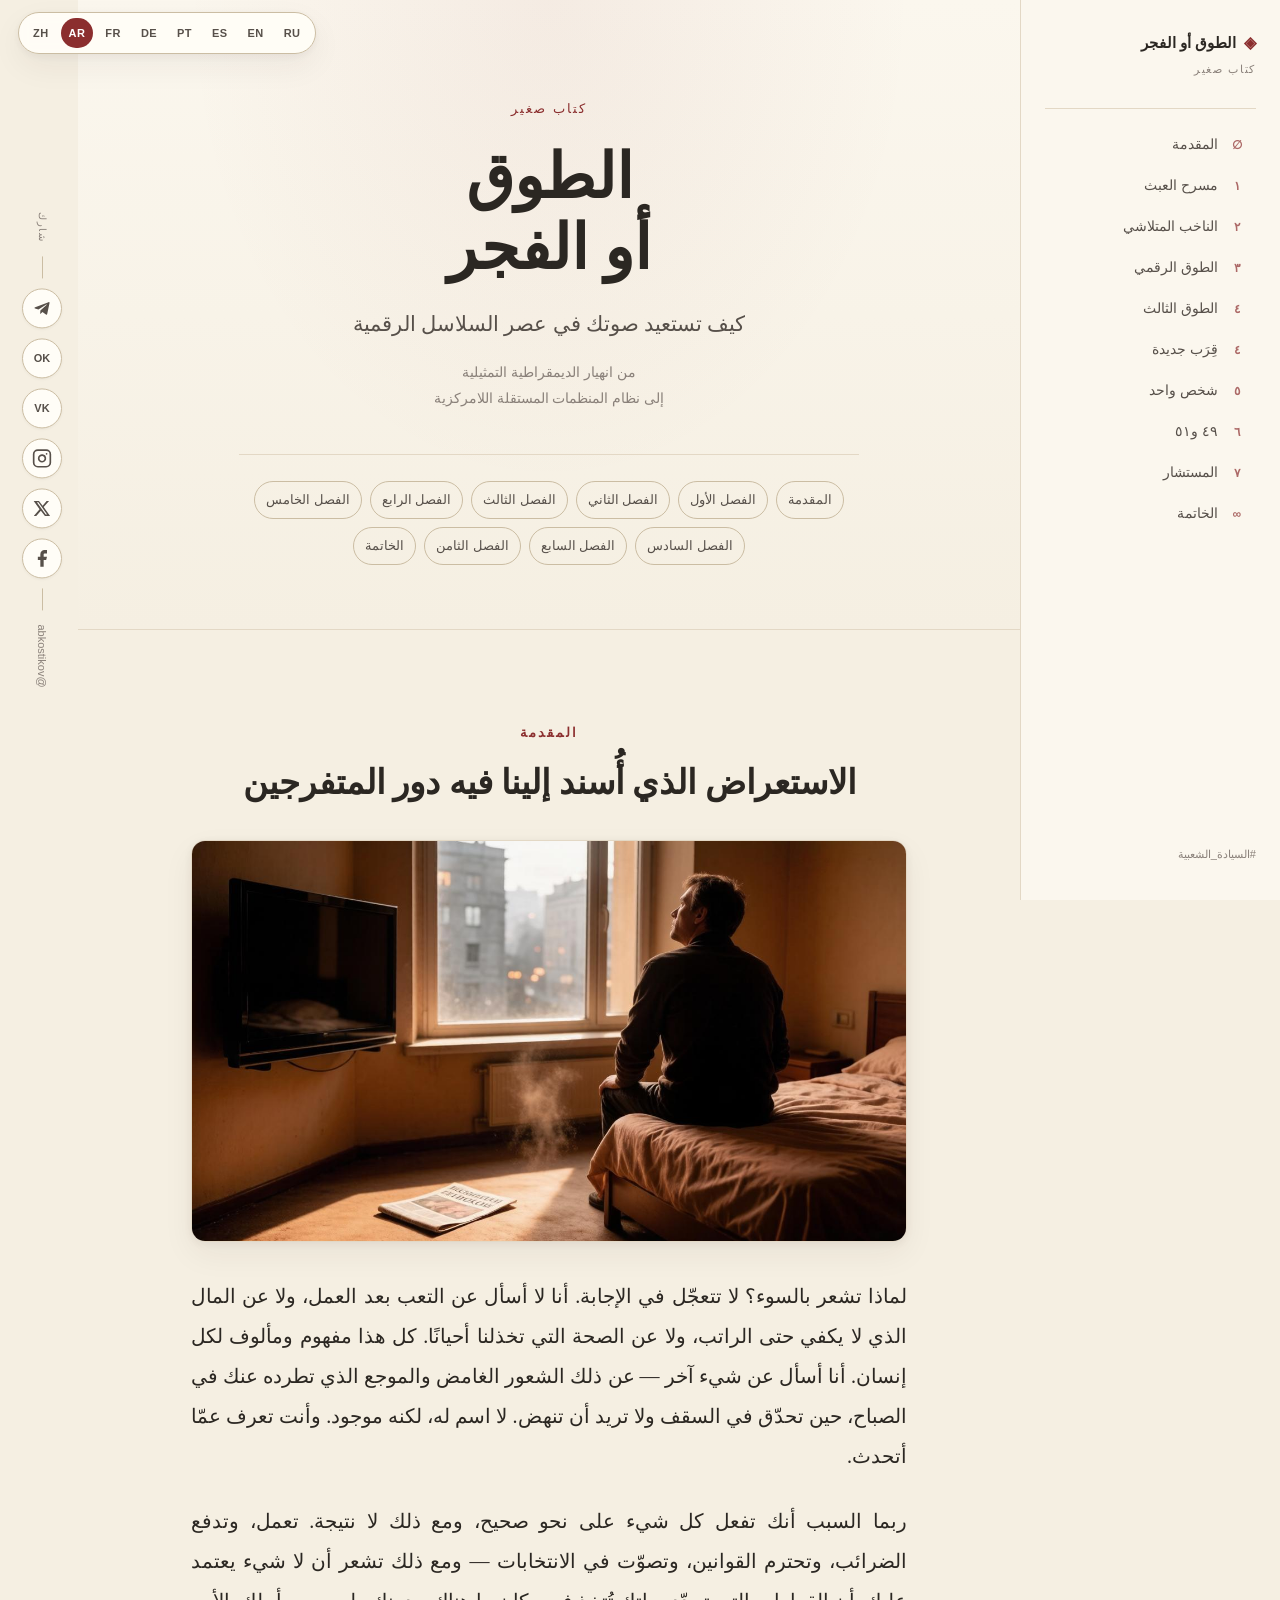
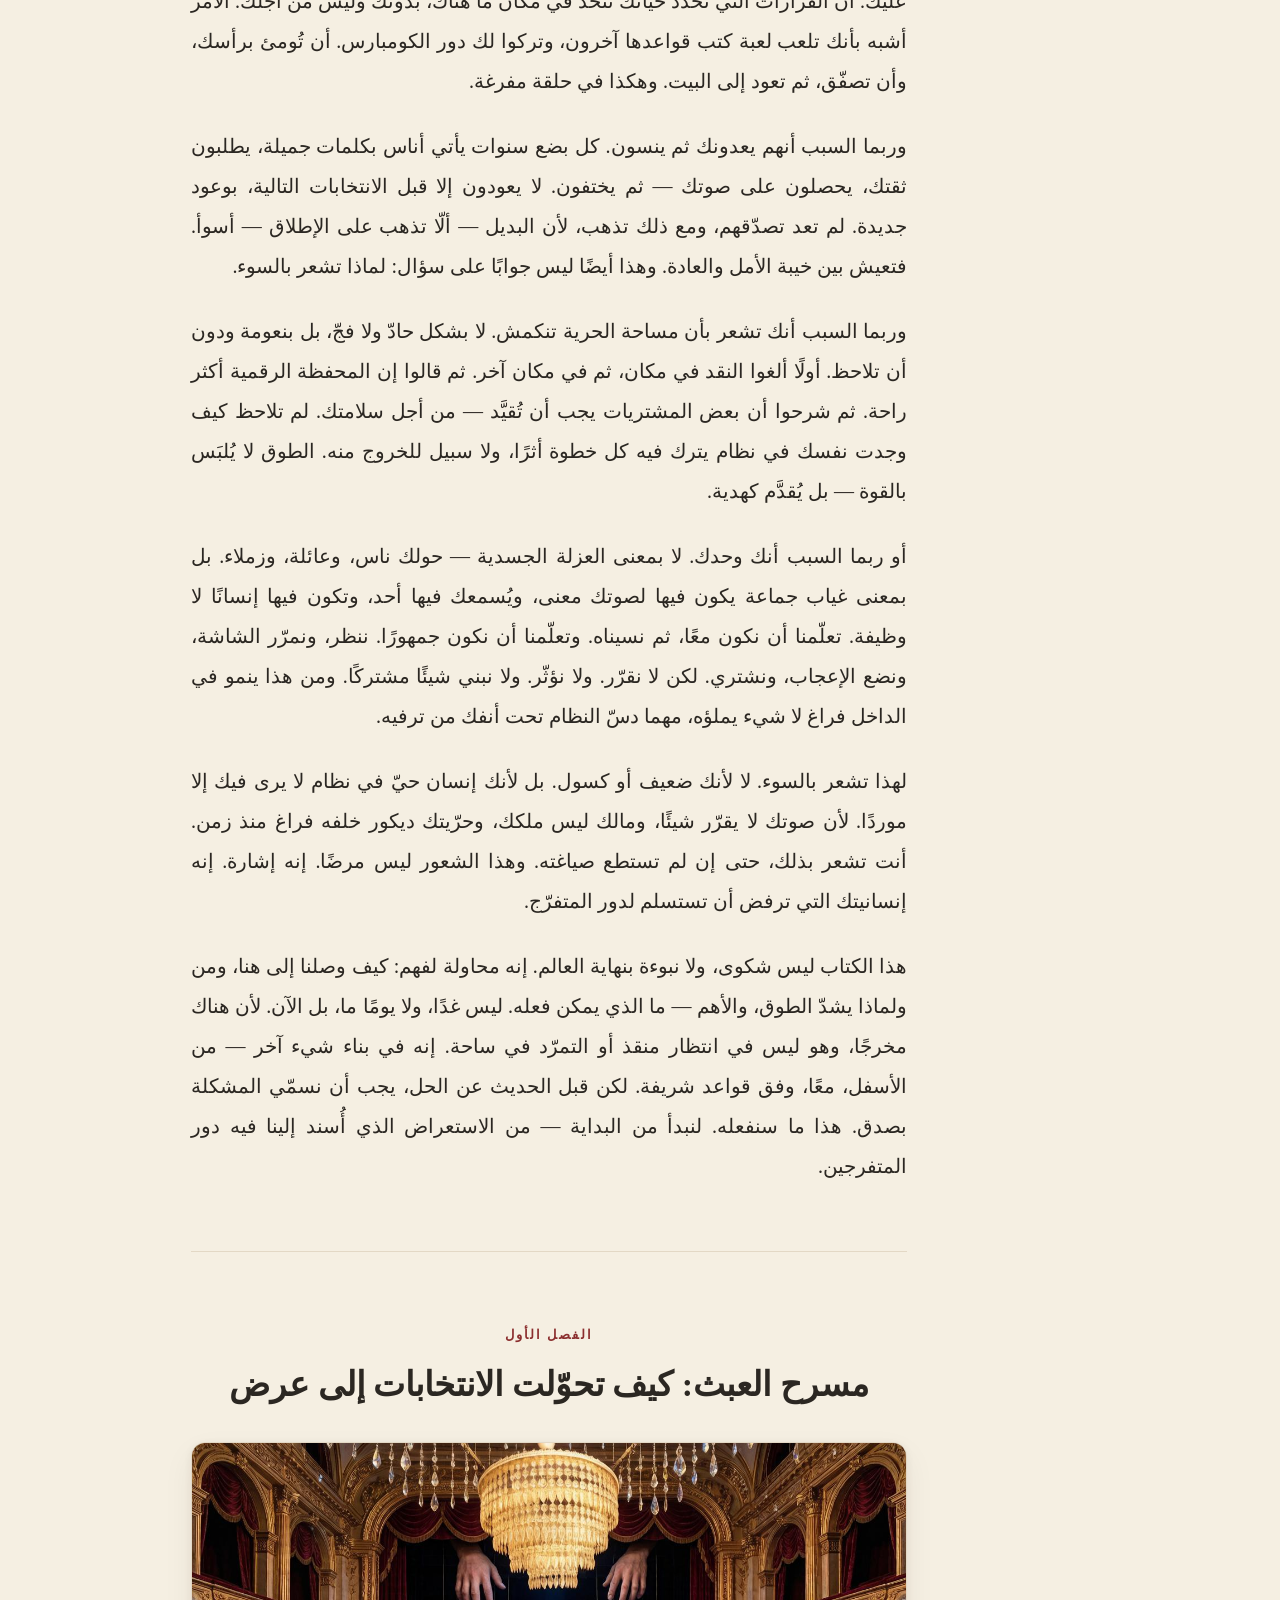
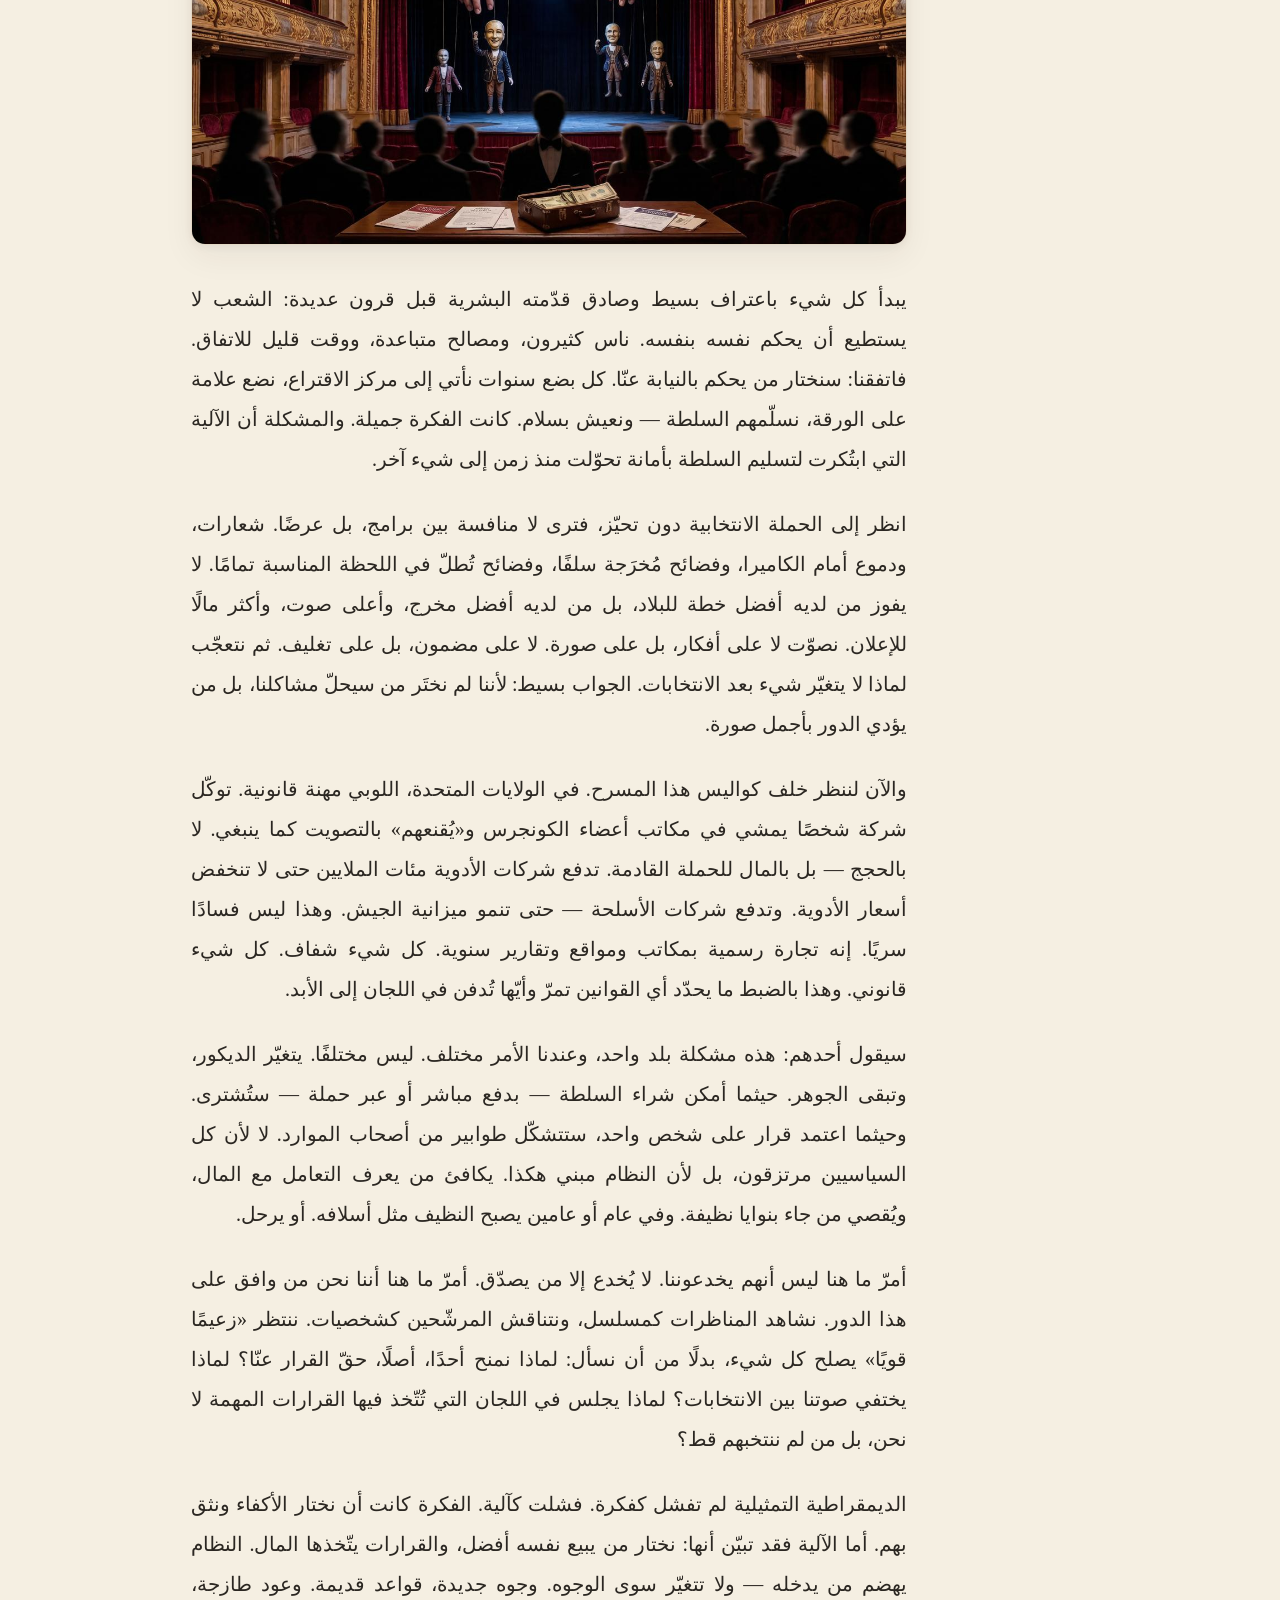
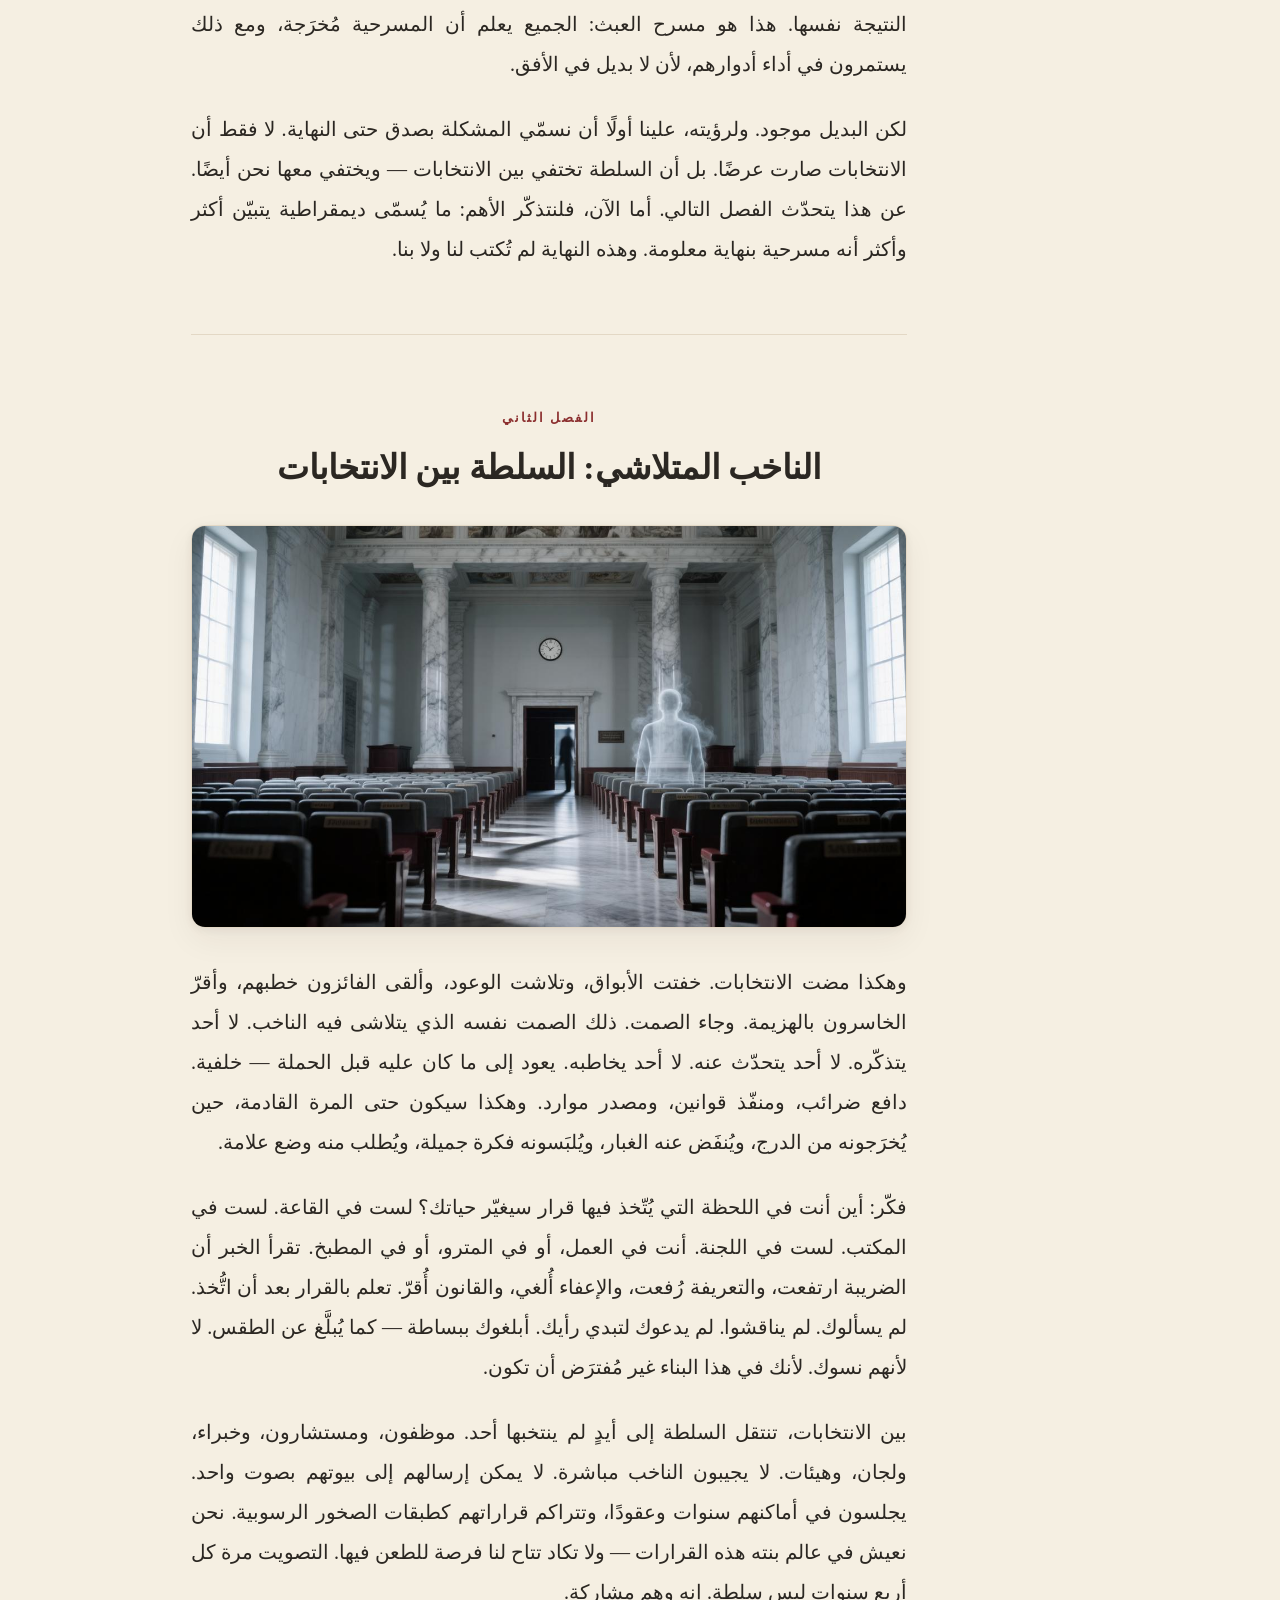
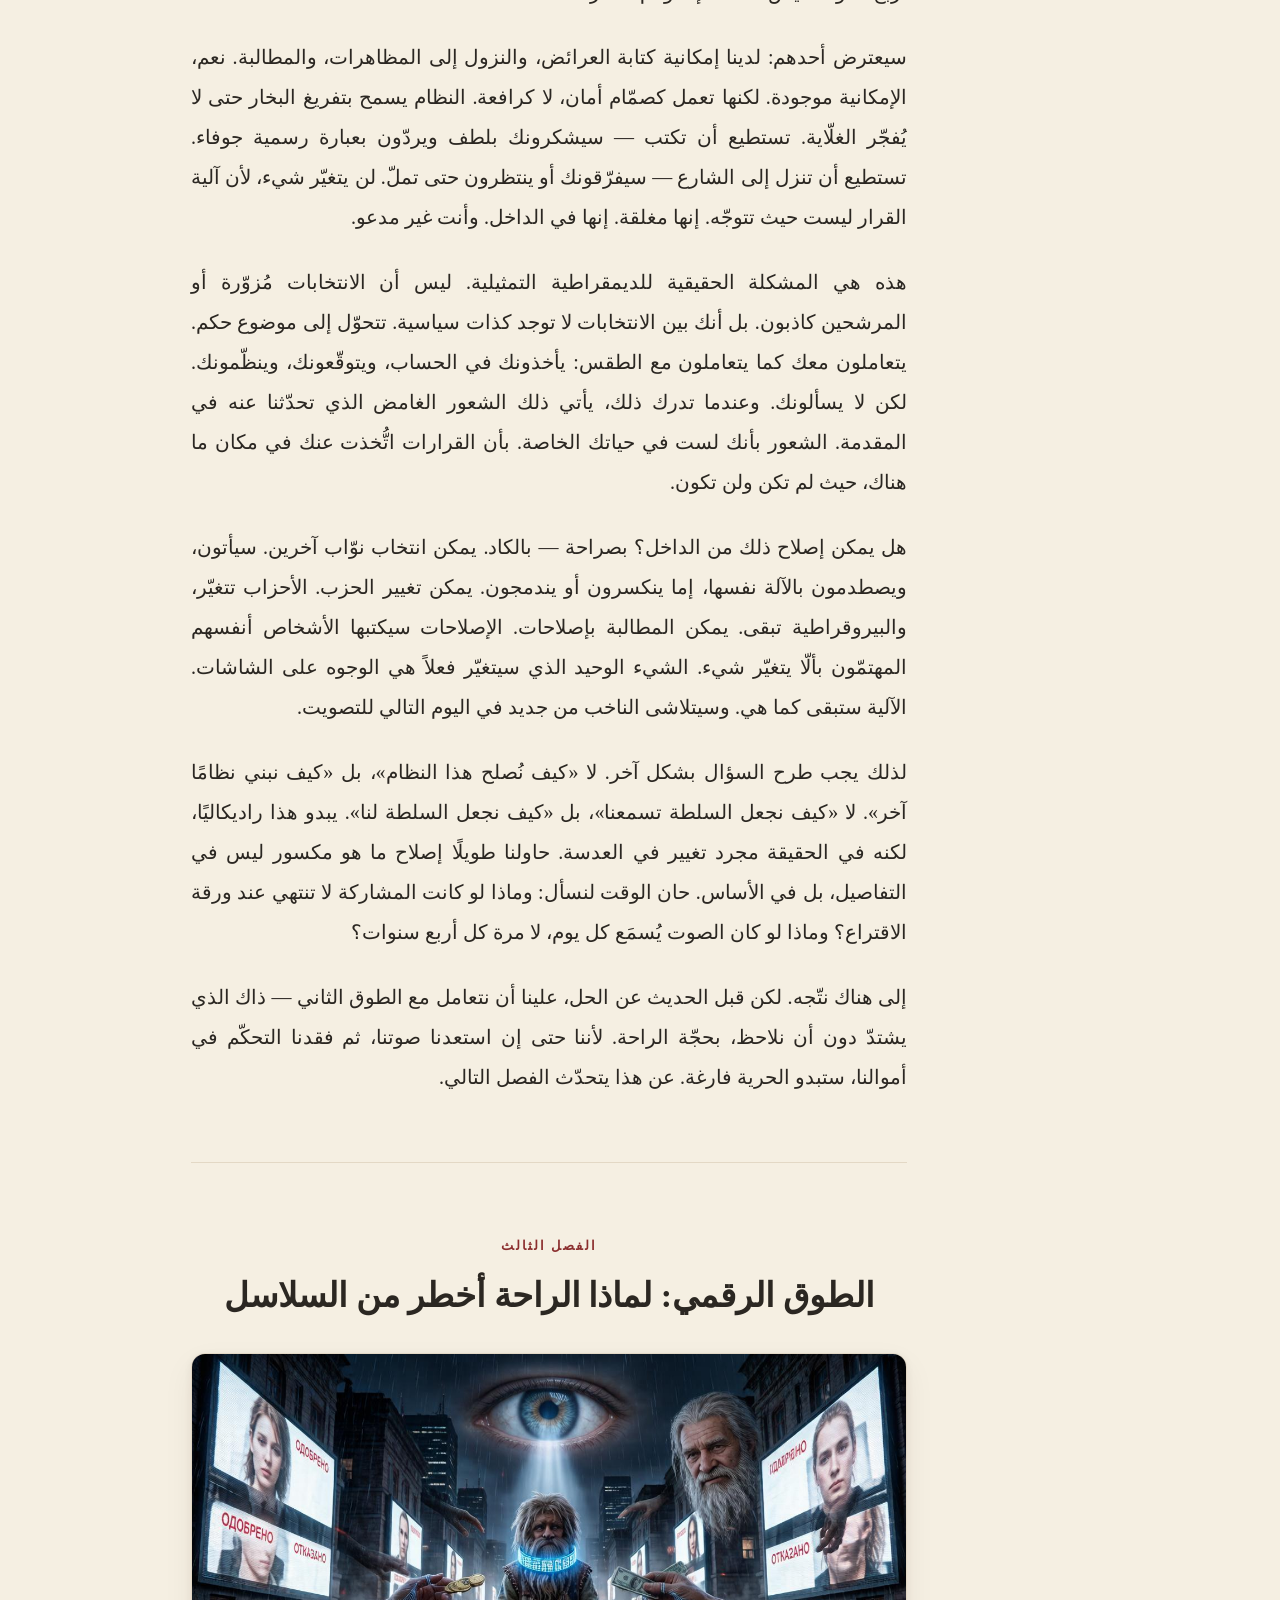
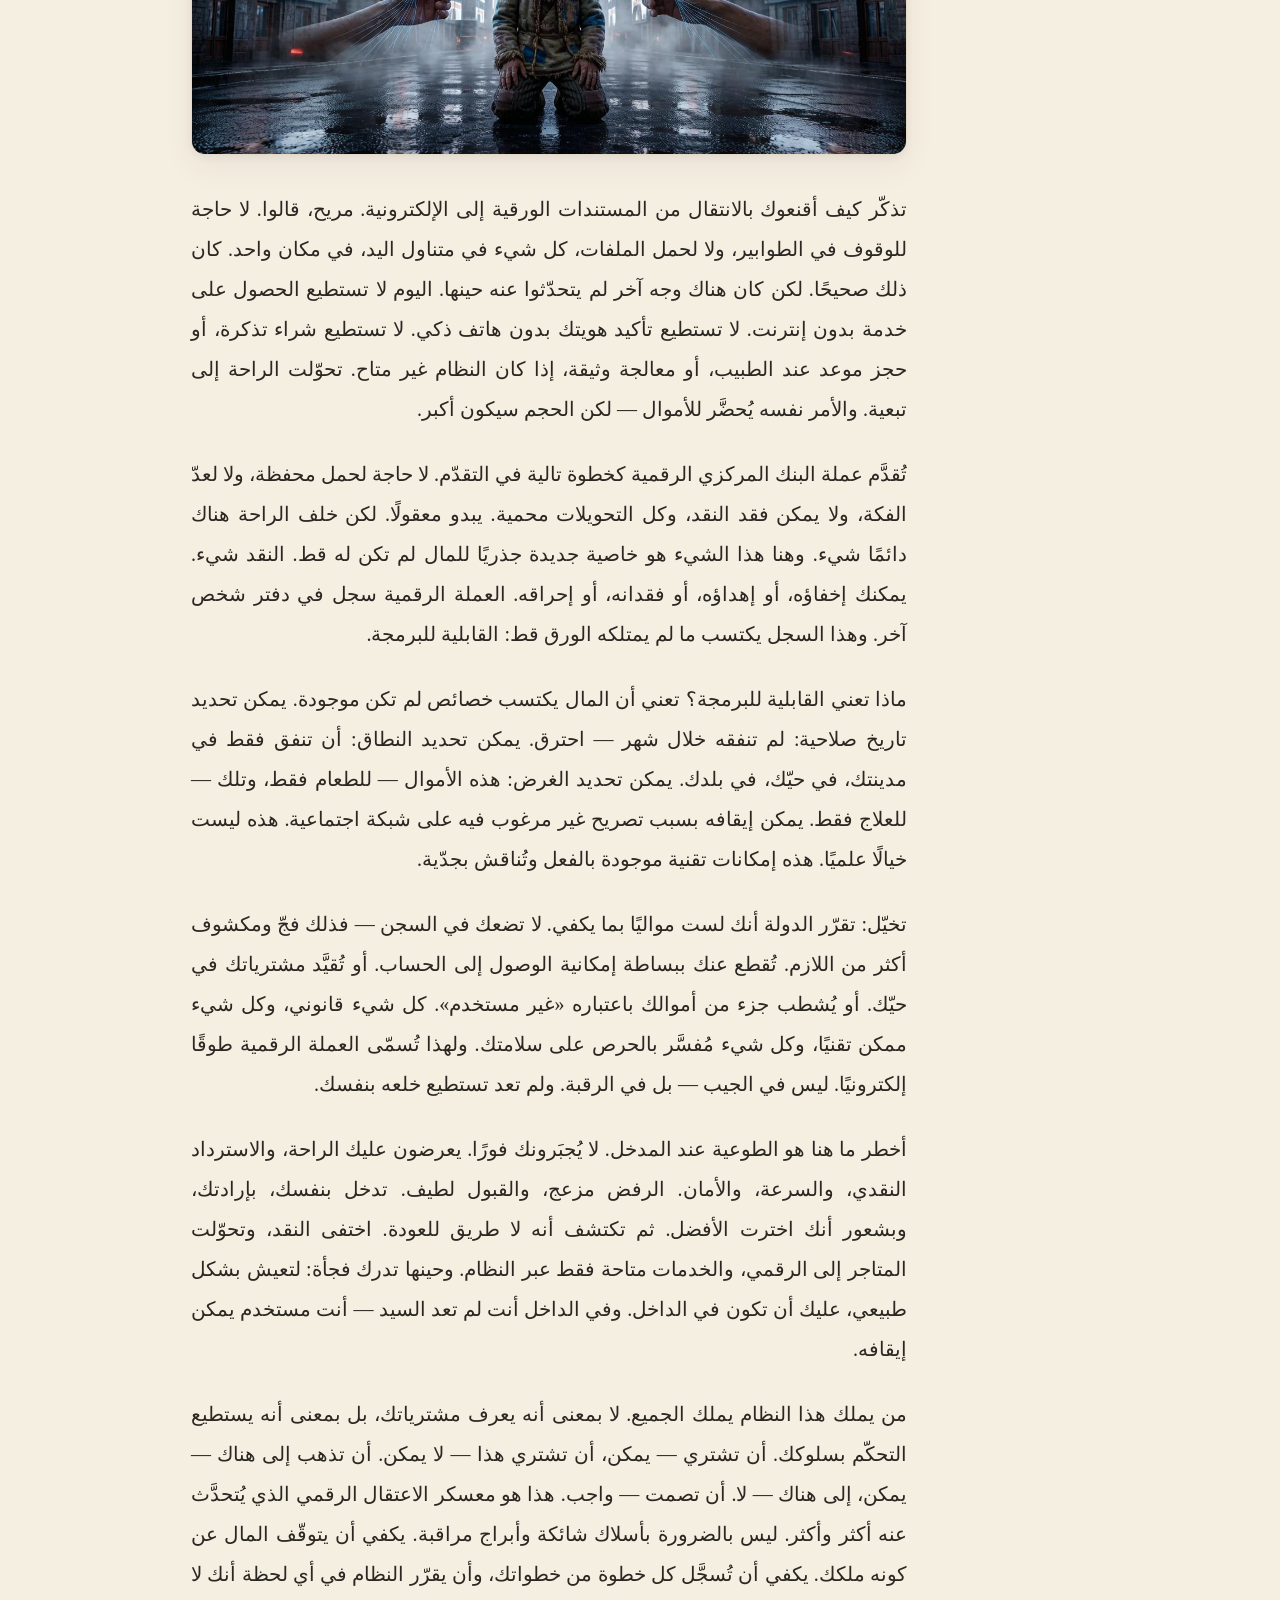
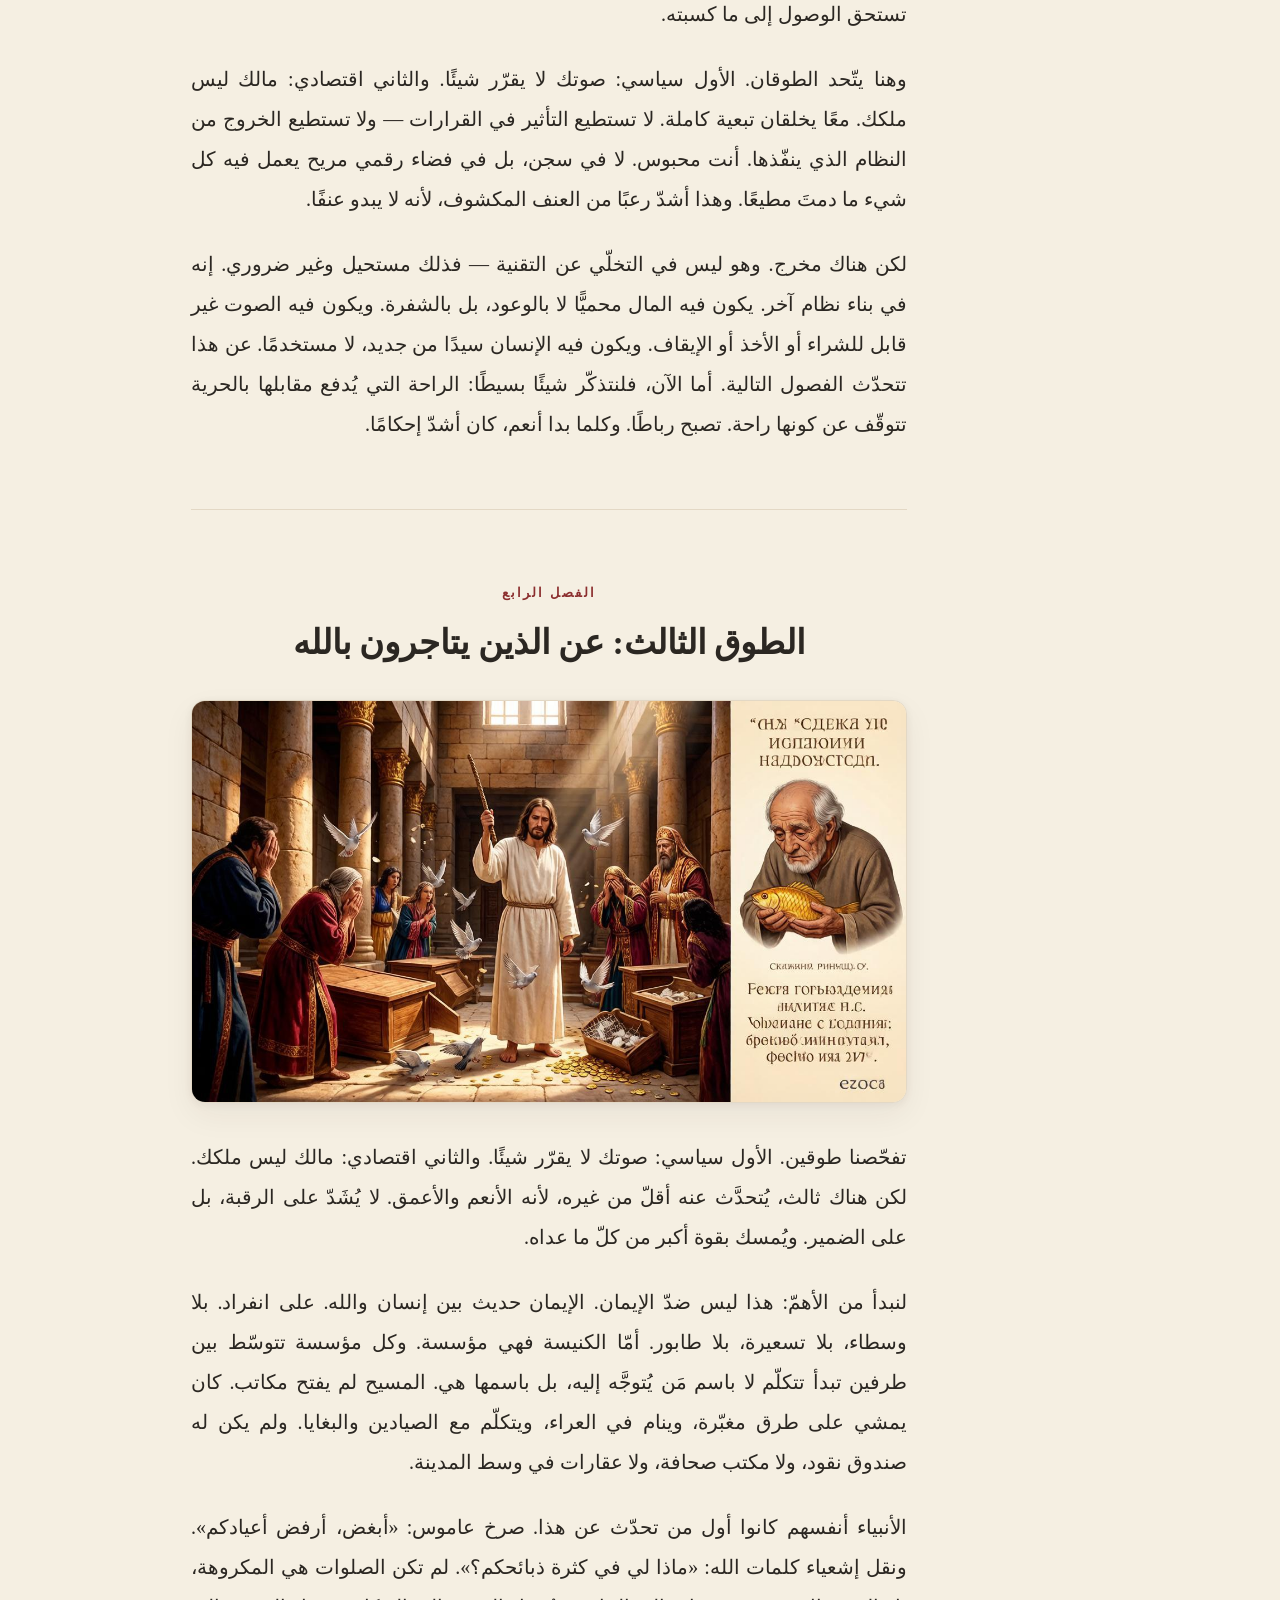
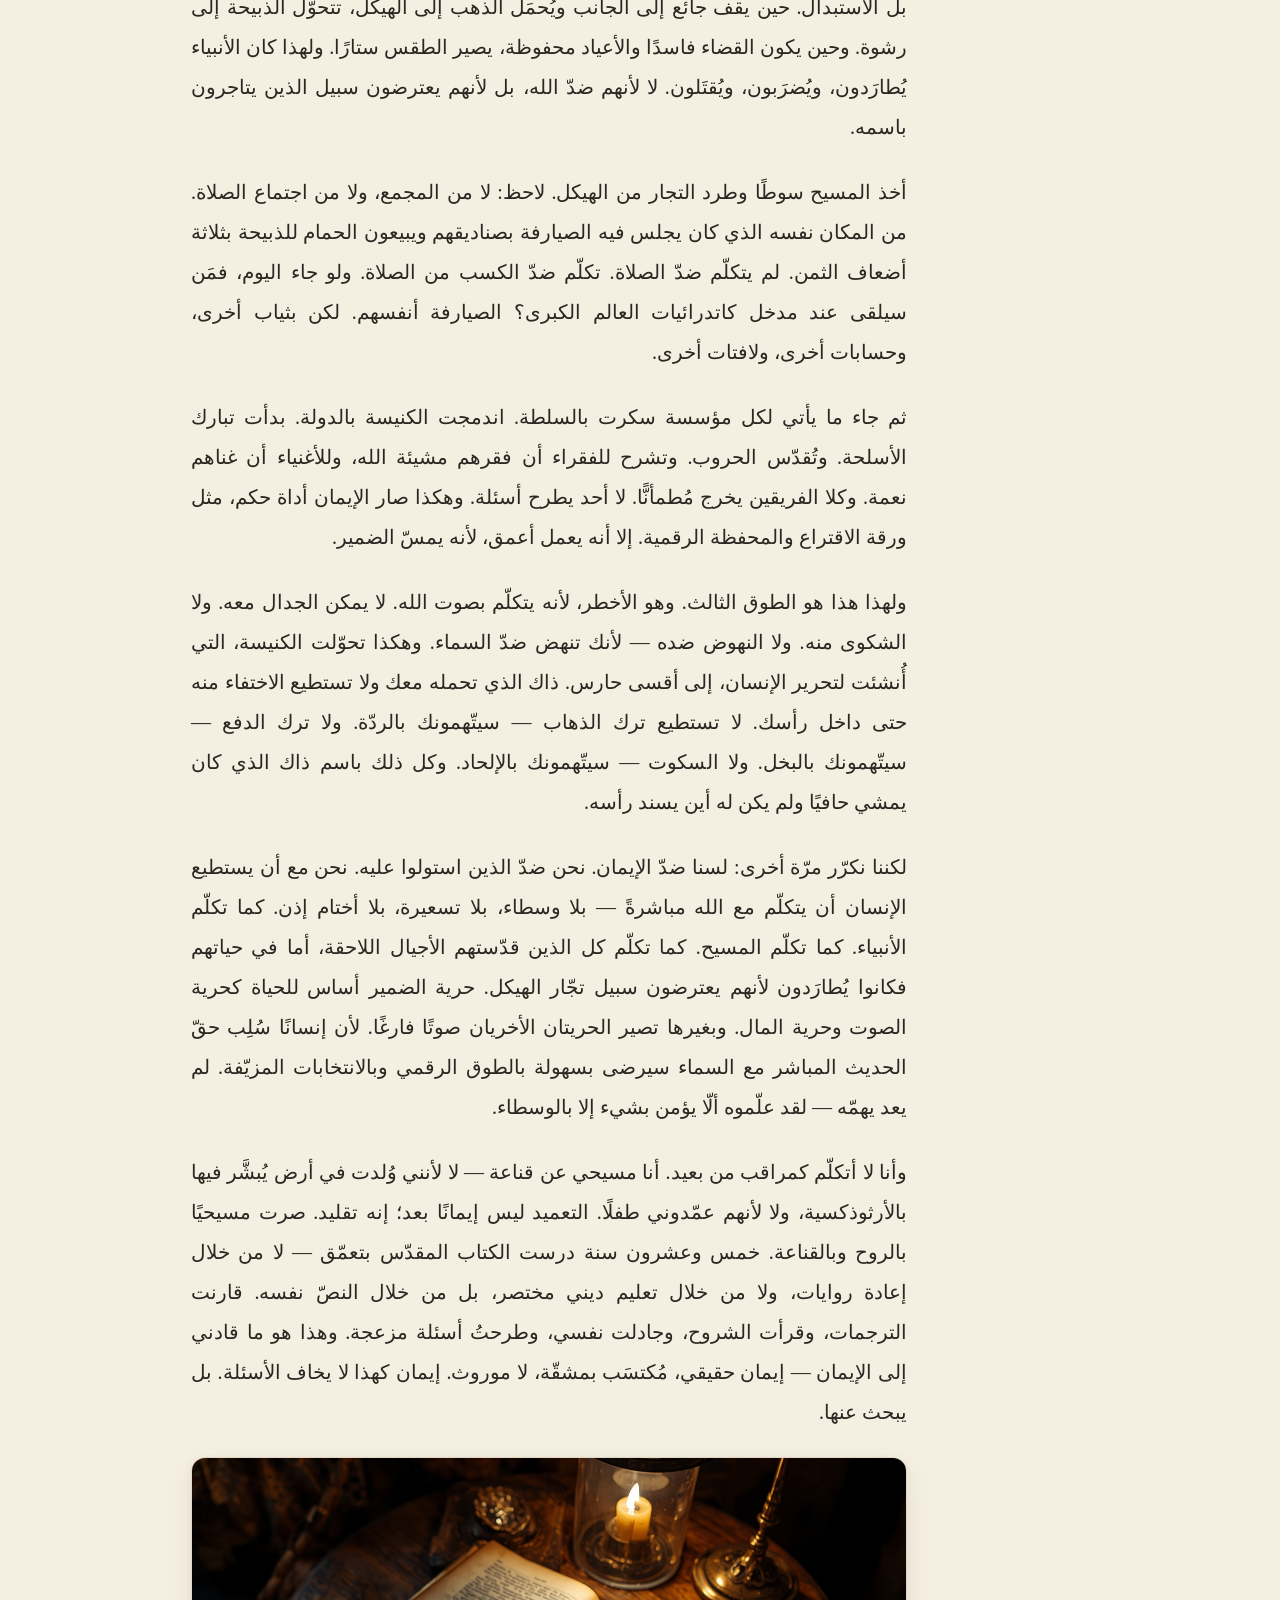
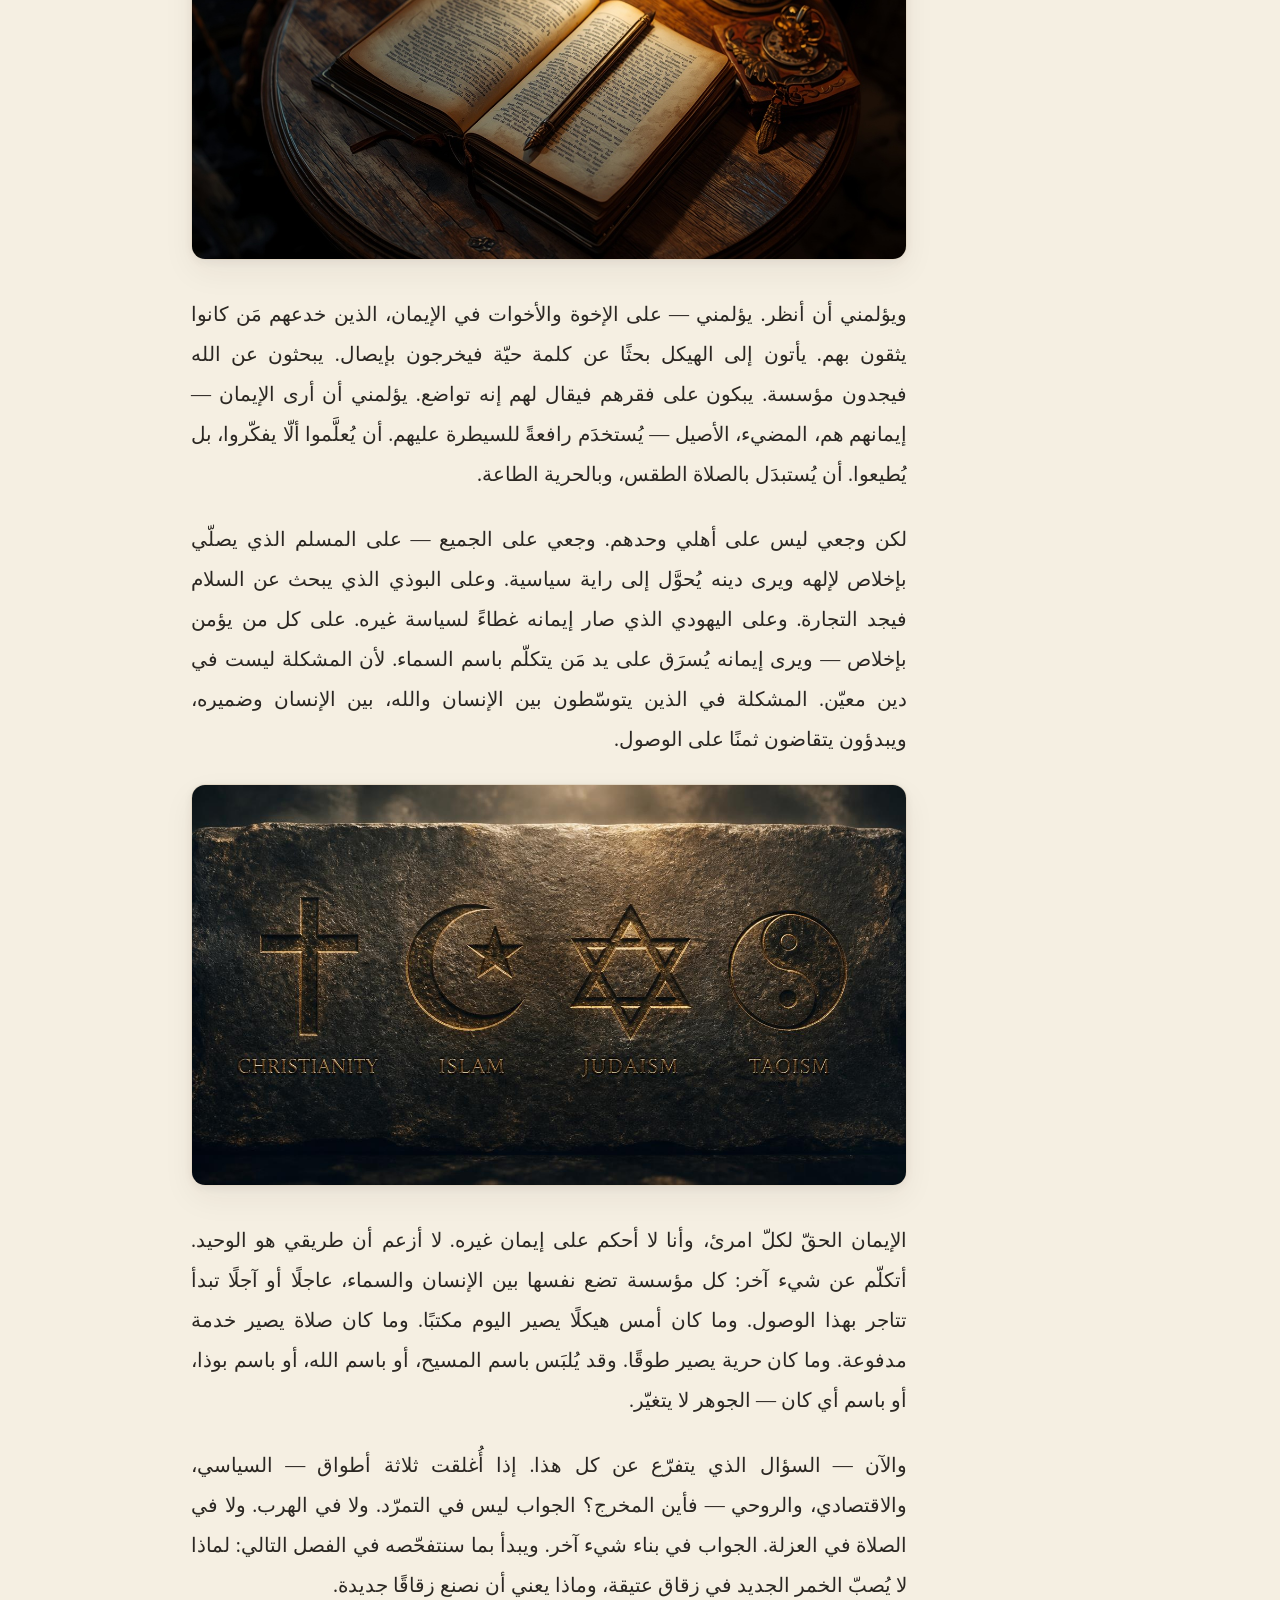
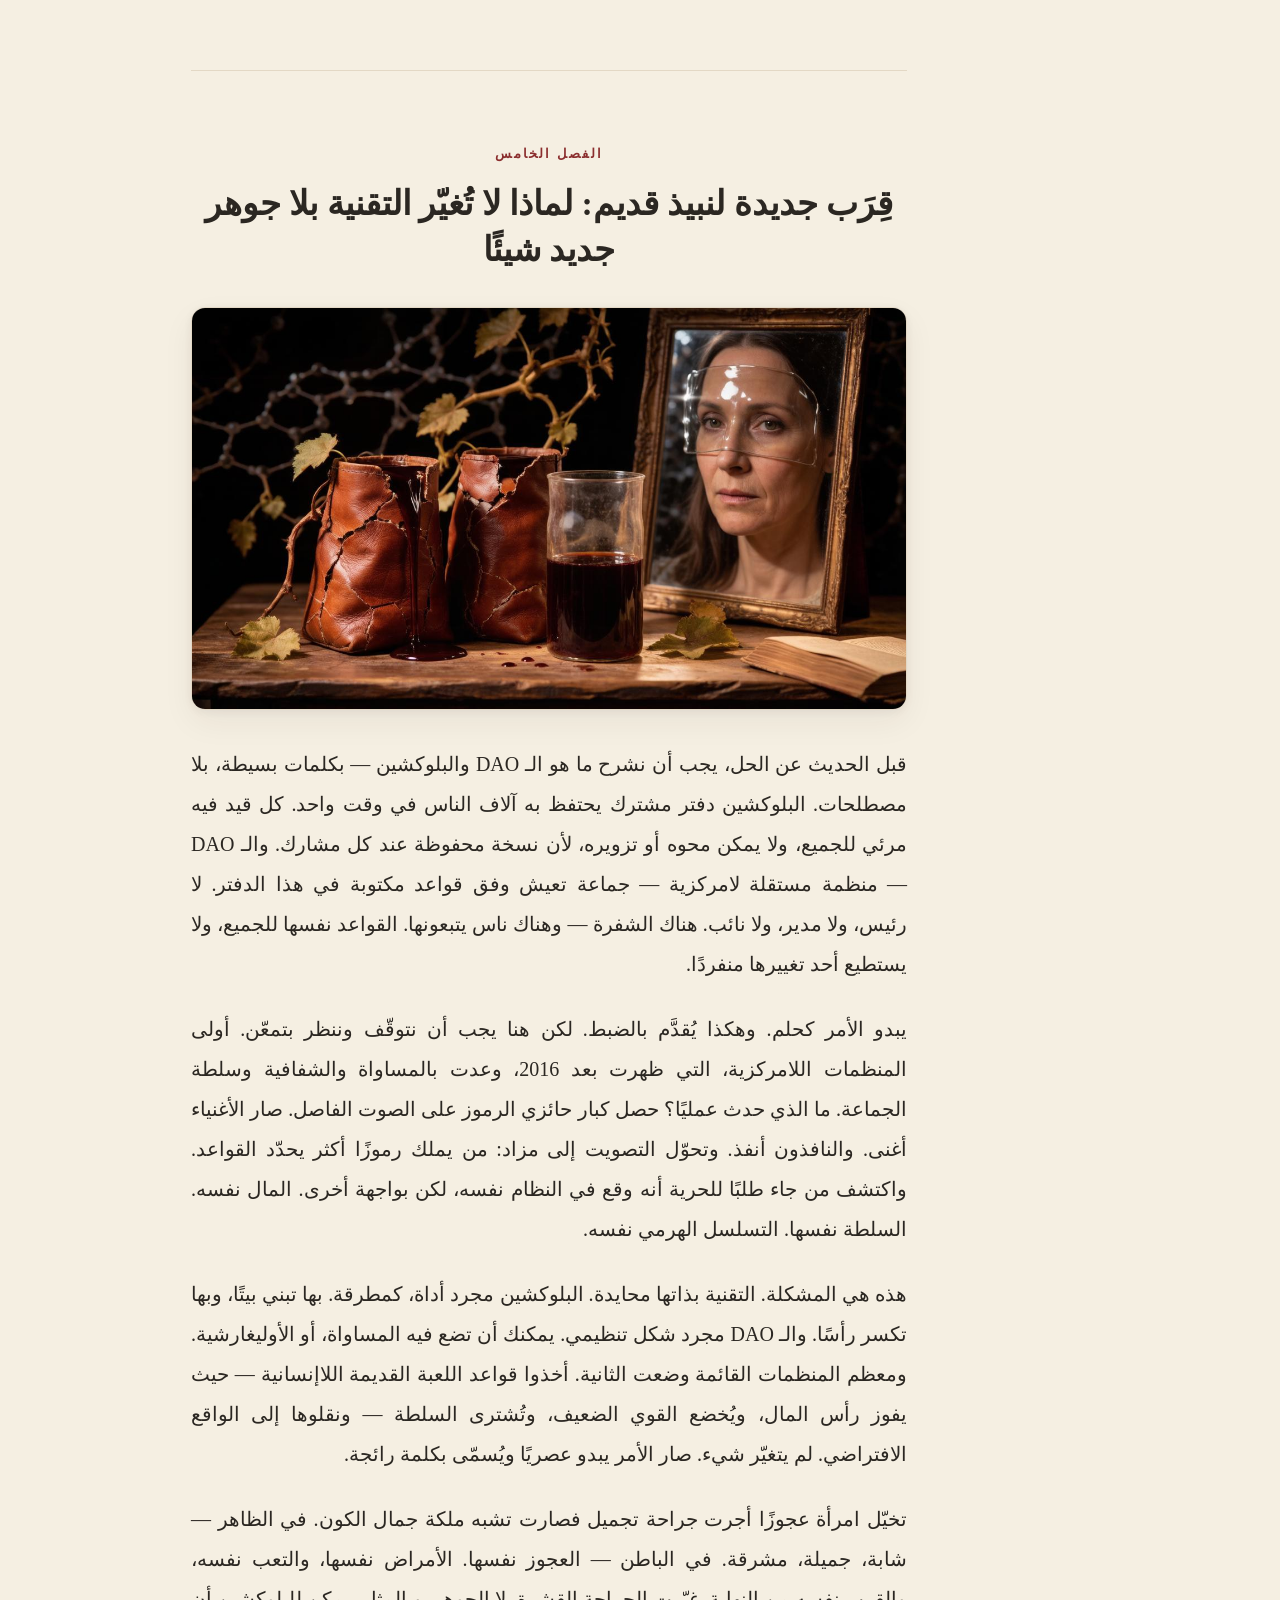
<file: ar/index.html>
<!DOCTYPE html>
<html lang="ar" dir="rtl" prefix="og: https://ogp.me/ns# book: https://ogp.me/ns/book#">
<head>
  <meta charset="UTF-8">
  <meta name="viewport" content="width=device-width, initial-scale=1.0, viewport-fit=cover">
  <meta http-equiv="X-UA-Compatible" content="IE=edge">
  <meta name="theme-color" content="#8b2e2e">
  <meta name="color-scheme" content="light">

  <title>الطوق أو الفجر — كيف تستعيد صوتك في عصر السلاسل الرقمية</title>
  <meta name="description" content="كتاب صغير عن انهيار الديمقراطية التمثيلية، والتحكّم الرقمي عبر العملات الرقمية للبنوك المركزية، ونظام المنظمات المستقلة اللامركزية (DAO) على البلوكشين بمستشار ذكاء اصطناعي. مقدمة وسبعة فصول وخاتمة عن السيادة الشعبية والحرية ونظام اجتماعي جديد.">
  <meta name="keywords" content="الديمقراطية, DAO, منظمة مستقلة لامركزية, بلوكشين, العملة الرقمية للبنك المركزي, معسكر اعتقال رقمي, الحرية, السيادة الشعبية, اللامركزية, العقود الذكية, العملات المشفرة, اليورو الرقمي, الذكاء الاصطناعي, الحكم الذاتي, المجتمع المدني, شخص واحد صوت واحد, ديستوبيا, المستقبل, التكنولوجيا, السياسة, الاقتصاد">
  <meta name="author" content="أليكسي كوستيكوف">
  <meta name="creator" content="أليكسي كوستيكوف">
  <meta name="publisher" content="السيادة الشعبية">
  <meta name="robots" content="index, follow, max-image-preview:large, max-snippet:-1, max-video-preview:-1">
  <meta name="googlebot" content="index, follow">
  <meta name="rating" content="general">
  <meta name="referrer" content="strict-origin-when-cross-origin">

  <link rel="canonical" href="https://alekseykostikov66.github.io/ar/">
  <link rel="alternate" hreflang="ru" href="https://alekseykostikov66.github.io/">
  <link rel="alternate" hreflang="en" href="https://alekseykostikov66.github.io/en/">
  <link rel="alternate" hreflang="es" href="https://alekseykostikov66.github.io/es/">
  <link rel="alternate" hreflang="pt" href="https://alekseykostikov66.github.io/pt/">
  <link rel="alternate" hreflang="de" href="https://alekseykostikov66.github.io/de/">
  <link rel="alternate" hreflang="fr" href="https://alekseykostikov66.github.io/fr/">
  <link rel="alternate" hreflang="ar" href="https://alekseykostikov66.github.io/ar/">
  <link rel="alternate" hreflang="zh" href="https://alekseykostikov66.github.io/zh/">
  <link rel="alternate" hreflang="x-default" href="https://alekseykostikov66.github.io/">

  <meta property="og:type" content="book">
  <meta property="og:site_name" content="الطوق أو الفجر">
  <meta property="og:title" content="الطوق أو الفجر — كيف تستعيد صوتك في عصر السلاسل الرقمية">
  <meta property="og:description" content="كتاب صغير عن انهيار الديمقراطية، والطوق الرقمي للعملات الرقمية للبنوك المركزية، ونظام المنظمات المستقلة اللامركزية (DAO) بمستشار ذكاء اصطناعي.">
  <meta property="og:url" content="https://alekseykostikov66.github.io/ar/">
  <meta property="og:image" content="https://alekseykostikov66.github.io/img/og-cover.jpg">
  <meta property="og:image:width" content="1200">
  <meta property="og:image:height" content="630">
  <meta property="og:image:alt" content="الطوق أو الفجر — غلاف الكتاب">
  <meta property="og:locale" content="ar_AR">
  <meta property="og:locale:alternate" content="ru_RU">
  <meta property="og:locale:alternate" content="en_US">
  <meta property="og:locale:alternate" content="es_ES">
  <meta property="og:locale:alternate" content="pt_BR">
  <meta property="og:locale:alternate" content="de_DE">
  <meta property="og:locale:alternate" content="fr_FR">
  <meta property="og:locale:alternate" content="zh_CN">

  <meta property="book:author" content="أليكسي كوستيكوف">
  <meta property="book:tag" content="الديمقراطية">
  <meta property="book:tag" content="DAO">
  <meta property="book:tag" content="بلوكشين">
  <meta property="book:tag" content="العملة الرقمية للبنك المركزي">
  <meta property="book:tag" content="الحرية">
  <meta property="book:release_date" content="2026-10-10">

  <meta name="twitter:card" content="summary_large_image">
  <meta name="twitter:site" content="@abkostikov">
  <meta name="twitter:creator" content="@abkostikov">
  <meta name="twitter:title" content="الطوق أو الفجر — كيف تستعيد صوتك">
  <meta name="twitter:description" content="كتاب صغير عن انهيار الديمقراطية، والطوق الرقمي، ونظام DAO بمستشار ذكاء اصطناعي.">
  <meta name="twitter:image" content="https://alekseykostikov66.github.io/img/og-cover.jpg">
  <meta name="twitter:image:alt" content="الطوق أو الفجر — غلاف الكتاب">

  <link rel="icon" type="image/svg+xml" href="data:image/svg+xml,%3Csvg xmlns='http://www.w3.org/2000/svg' viewBox='0 0 100 100'%3E%3Crect width='100' height='100' fill='%238b2e2e'/%3E%3Ctext x='50' y='68' font-size='62' text-anchor='middle' fill='%23f5efe2' font-family='Georgia,serif'%3E◈%3C/text%3E%3C/svg%3E">
  <link rel="apple-touch-icon" href="data:image/svg+xml,%3Csvg xmlns='http://www.w3.org/2000/svg' viewBox='0 0 100 100'%3E%3Crect width='100' height='100' fill='%238b2e2e'/%3E%3Ctext x='50' y='68' font-size='62' text-anchor='middle' fill='%23f5efe2' font-family='Georgia,serif'%3E◈%3C/text%3E%3C/svg%3E">
  <link rel="preconnect" href="https://t.me" crossorigin>

  <script type="application/ld+json">
  {
    "@context": "https://schema.org",
    "@graph": [
      {
        "@type": "Book",
        "@id": "https://alekseykostikov66.github.io/ar/#book",
        "name": "الطوق أو الفجر",
        "alternateName": "كيف تستعيد صوتك في عصر السلاسل الرقمية",
        "description": "كتاب صغير عن انهيار الديمقراطية التمثيلية، والتحكّم الرقمي عبر العملات الرقمية للبنوك المركزية، ونظام المنظمات المستقلة اللامركزية على البلوكشين بمستشار ذكاء اصطناعي.",
        "bookFormat": "https://schema.org/EBook",
        "inLanguage": "ar",
        "numberOfPages": 40,
        "genre": ["سياسة", "فلسفة", "تقنية", "مقالات"],
        "keywords": "الديمقراطية, DAO, بلوكشين, العملة الرقمية للبنك المركزي, الحرية, السيادة الشعبية, التحكّم الرقمي, اللامركزية",
        "datePublished": "2026-10-10",
        "author": {
          "@type": "Person",
          "name": "أليكسي كوستيكوف",
          "url": "https://t.me/narodnoe_samoderjavie",
          "sameAs": [
            "https://twitter.com/abkostikov",
            "https://vk.com/abkostikov",
            "https://ok.ru/abkostikov",
            "https://instagram.com/abkostikov",
            "https://facebook.com/abkostikov"
          ]
        },
        "publisher": {
          "@type": "Organization",
          "name": "السيادة الشعبية",
          "url": "https://t.me/s/narodnoe_samoderjavie"
        },
        "image": "https://alekseykostikov66.github.io/img/og-cover.jpg",
        "url": "https://alekseykostikov66.github.io/ar/",
        "hasPart": [
          { "@type": "Chapter", "name": "المقدمة. الاستعراض الذي أُسند إلينا فيه دور المتفرجين", "position": 0 },
          { "@type": "Chapter", "name": "الفصل الأول. مسرح العبث: كيف تحوّلت الانتخابات إلى عرض", "position": 1 },
          { "@type": "Chapter", "name": "الفصل الثاني. الناخب المتلاشي: السلطة بين الانتخابات", "position": 2 },
          { "@type": "Chapter", "name": "الفصل الثالث. الطوق الرقمي: لماذا الراحة أخطر من السلاسل", "position": 3 },
          { "@type": "Chapter", "name": "الفصل الرابع. الطوق الثالث: عن الذين يتاجرون بالله", "position": 4 },
          { "@type": "Chapter", "name": "الفصل الخامس. قِرَب جديدة لنبيذ قديم", "position": 5 },
          { "@type": "Chapter", "name": "الفصل السادس. شخص واحد — صوت واحد", "position": 6 },
          { "@type": "Chapter", "name": "الفصل السابع. ٤٩ و٥١: اقتصاد لا يستطيع فيه أحد أن يصبح سيّدًا", "position": 7 },
          { "@type": "Chapter", "name": "الفصل الثامن. مستشار لا ديكتاتور", "position": 8 },
          { "@type": "Chapter", "name": "الخاتمة. الفجر يبدأ بواحد", "position": 9 }
        ]
      },
      {
        "@type": "WebSite",
        "@id": "https://alekseykostikov66.github.io/ar/#website",
        "url": "https://alekseykostikov66.github.io/ar/",
        "name": "الطوق أو الفجر",
        "inLanguage": "ar",
        "publisher": { "@id": "https://alekseykostikov66.github.io/ar/#book" }
      }
    ]
  }
  </script>

  <style>
:root {
  --bg: #f5efe2; --bg-alt: #fbf7ee; --paper: #fffdf7;
  --ink: #2b2722; --ink-soft: #57504a; --ink-muted: #8a817a;
  --accent: #8b2e2e; --accent-soft: #b85a5a;
  --line: #e3d8c5; --line-strong: #cbbda3;
  --shadow: 0 2px 8px rgba(43,39,34,0.06), 0 12px 32px rgba(43,39,34,0.06);
  --radius: 14px; --maxw: 780px; --sidebar-w: 260px; --social-w: 78px;
  --serif: "Noto Naskh Arabic", "Amiri", "Scheherazade New", Georgia, serif;
  --sans: "Noto Sans Arabic", "Segoe UI", -apple-system, BlinkMacSystemFont, Roboto, Arial, sans-serif;
}
* { box-sizing: border-box; }
html { scroll-behavior: smooth; scroll-padding-top: 90px; }
body { margin: 0; font-family: var(--serif); font-size: 20px; line-height: 2; color: var(--ink); background: var(--bg); -webkit-font-smoothing: antialiased; text-rendering: optimizeLegibility; }
.progress-bar { position: fixed; top: 0; left: 0; height: 3px; width: 0%; background: var(--accent); z-index: 200; transition: width 0.12s linear; }
.lang-switch { position: fixed; top: 12px; left: 18px; display: flex; gap: 4px; z-index: 180; background: rgba(255,253,247,0.94); backdrop-filter: blur(6px); -webkit-backdrop-filter: blur(6px); padding: 5px 6px; border-radius: 999px; border: 1px solid var(--line-strong); box-shadow: var(--shadow); font-family: var(--sans); }
.lang-switch a { font-size: 11px; font-weight: 600; letter-spacing: 0.04em; color: var(--ink-soft); text-decoration: none; padding: 4px 8px; border-radius: 999px; transition: background 0.15s, color 0.15s; text-transform: uppercase; }
.lang-switch a:hover { background: var(--line); color: var(--ink); }
.lang-switch a.active { background: var(--accent); color: #fff; }
.sidebar-left { position: fixed; top: 0; right: 0; bottom: 0; width: var(--sidebar-w); background: var(--bg-alt); border-left: 1px solid var(--line); padding: 32px 24px 24px; overflow-y: auto; z-index: 100; }
.sidebar-inner { display: flex; flex-direction: column; min-height: 100%; }
.brand { display: inline-flex; align-items: center; gap: 8px; font-family: var(--sans); font-size: 15px; font-weight: 700; color: var(--ink); text-decoration: none; line-height: 1.35; }
.brand:hover { color: var(--accent); }
.brand-mark { color: var(--accent); font-size: 16px; flex-shrink: 0; }
.brand-sub { font-family: var(--sans); font-size: 11px; letter-spacing: 0.15em; color: var(--ink-muted); margin: 4px 0 28px; }
.toc-nav { display: flex; flex-direction: column; gap: 2px; padding-top: 16px; border-top: 1px solid var(--line); }
.toc-nav a { display: flex; align-items: baseline; gap: 10px; font-family: var(--sans); font-size: 14px; color: var(--ink-soft); text-decoration: none; padding: 9px 10px; border-radius: 8px; transition: background 0.15s, color 0.15s; line-height: 1.5; }
.toc-nav a:hover { background: var(--paper); color: var(--ink); }
.toc-nav a.active { background: var(--accent); color: #fff; }
.toc-nav a.active .toc-num { color: #fff; opacity: 0.85; }
.toc-num { display: inline-block; min-width: 18px; font-size: 12px; font-weight: 700; color: var(--accent); opacity: 0.7; text-align: center; flex-shrink: 0; }
.sidebar-foot { margin-top: auto; padding-top: 24px; font-family: var(--sans); font-size: 11px; color: var(--ink-muted); }
.sidebar-right { position: fixed; top: 50%; left: 18px; transform: translateY(-50%); display: flex; flex-direction: column; align-items: center; gap: 10px; z-index: 100; padding: 4px; }
.social-label { font-family: var(--sans); font-size: 10px; letter-spacing: 0.15em; color: var(--ink-muted); writing-mode: vertical-rl; margin-bottom: 4px; }
.social-line { width: 1px; height: 22px; background: var(--line-strong); }
.social-handle { font-family: var(--sans); font-size: 11px; color: var(--ink-muted); writing-mode: vertical-rl; margin-top: 4px; }
.social { display: flex; align-items: center; justify-content: center; width: 40px; height: 40px; border-radius: 50%; background: var(--paper); border: 1px solid var(--line-strong); color: var(--ink-soft); text-decoration: none; font-family: var(--sans); font-size: 11px; font-weight: 700; transition: transform 0.15s, background 0.15s, color 0.15s, border-color 0.15s, box-shadow 0.15s; box-shadow: 0 1px 3px rgba(43,39,34,0.05); }
.social svg { fill: currentColor; }
.social-ig svg { fill: none; }
.social:hover { transform: translateY(-2px) scale(1.05); color: #fff; border-color: transparent; box-shadow: 0 6px 16px rgba(43,39,34,0.18); }
.social-tg:hover { background: #229ED9; }
.social-ok:hover { background: #EE8208; }
.social-vk:hover { background: #0077FF; }
.social-ig:hover { background: #E1306C; }
.social-tw:hover { background: #0f0f0f; }
.social-fb:hover { background: #1877F2; }
.mobile-header { display: none; position: sticky; top: 0; z-index: 150; background: rgba(245,239,226,0.96); backdrop-filter: saturate(140%) blur(8px); -webkit-backdrop-filter: saturate(140%) blur(8px); border-bottom: 1px solid var(--line); }
.mobile-inner { display: flex; align-items: center; justify-content: space-between; padding: 12px 18px; gap: 12px; min-height: 56px; }
.brand-mobile { font-size: 14px; flex: 1; min-width: 0; }
.brand-mobile .brand-text { overflow: hidden; text-overflow: ellipsis; white-space: nowrap; }
.menu-toggle { width: 40px; height: 40px; background: transparent; border: 1px solid var(--line-strong); border-radius: 8px; cursor: pointer; padding: 9px 8px; display: flex; flex-direction: column; justify-content: space-between; flex-shrink: 0; }
.menu-toggle span { display: block; height: 2px; background: var(--ink); border-radius: 2px; transition: transform 0.2s, opacity 0.2s; }
.menu-toggle.open span:nth-child(1) { transform: translateY(9px) rotate(45deg); }
.menu-toggle.open span:nth-child(2) { opacity: 0; }
.menu-toggle.open span:nth-child(3) { transform: translateY(-9px) rotate(-45deg); }
.mobile-nav { display: flex; flex-direction: column; gap: 0; background: var(--paper); border-top: 1px solid var(--line); padding: 0 12px; max-height: 0; overflow: hidden; transition: max-height 0.28s ease, padding 0.28s ease; }
.mobile-nav.open { max-height: 70vh; overflow-y: auto; padding-top: 8px; padding-bottom: 14px; }
.mobile-nav a { font-family: var(--sans); font-size: 15px; color: var(--ink-soft); text-decoration: none; padding: 12px 14px; border-radius: 8px; transition: background 0.15s, color 0.15s; }
.mobile-nav a:hover, .mobile-nav a.active { background: var(--accent); color: #fff; }
.main-content { margin-right: var(--sidebar-w); margin-left: var(--social-w); min-height: 100vh; }
.cover { padding: 96px 24px 64px; text-align: center; background: radial-gradient(ellipse at 50% 0%, rgba(139,46,46,0.06), transparent 55%), linear-gradient(180deg, var(--bg-alt), var(--bg)); border-bottom: 1px solid var(--line); }
.cover-inner { max-width: 620px; margin: 0 auto; }
.cover-kicker { font-family: var(--sans); font-size: 13px; letter-spacing: 0.15em; color: var(--accent); margin: 0 0 20px; }
.cover-title { font-family: var(--serif); font-size: clamp(38px, 6vw, 62px); line-height: 1.15; margin: 0 0 18px; font-weight: 700; letter-spacing: 0; }
.cover-subtitle { font-size: clamp(17px, 2.2vw, 21px); color: var(--ink-soft); margin: 0 0 14px; }
.cover-tagline { font-family: var(--sans); font-size: 14px; color: var(--ink-muted); line-height: 1.9; margin: 0 0 42px; }
.cover-toc { display: flex; flex-wrap: wrap; gap: 8px; justify-content: center; padding-top: 26px; border-top: 1px solid var(--line); }
.cover-toc a { font-family: var(--sans); font-size: 13px; color: var(--ink-soft); text-decoration: none; padding: 5px 11px; border: 1px solid var(--line-strong); border-radius: 999px; transition: all 0.15s; }
.cover-toc a:hover { background: var(--accent); color: #fff; border-color: var(--accent); }
.book { max-width: var(--maxw); margin: 0 auto; padding: 20px 32px 60px; }
.chapter { padding: 60px 0 40px; border-bottom: 1px solid var(--line); }
.chapter:last-child { border-bottom: none; }
.chapter-header { text-align: center; margin-bottom: 34px; }
.chapter-number { display: inline-block; font-family: var(--sans); font-size: 13px; letter-spacing: 0.15em; color: var(--accent); margin-bottom: 14px; font-weight: 700; }
.chapter-header h2 { font-family: var(--serif); font-size: clamp(24px, 3.4vw, 34px); line-height: 1.35; margin: 0; font-weight: 700; letter-spacing: 0; }
.chapter p { margin: 0 0 1.25em; text-align: justify; }
.chapter p:first-of-type::first-letter { font-size: 1em; float: none; padding: 0; color: var(--ink); font-weight: inherit; }
.chapter-image { margin: 0 0 34px; border-radius: var(--radius); overflow: hidden; background: var(--bg-alt); border: 1px solid var(--line); box-shadow: var(--shadow); aspect-ratio: 16/9; position: relative; }
.chapter-image img { display: block; width: 100%; height: 100%; object-fit: cover; }
.chapter-image.image-missing::before { content: "📷 ستظهر الصورة هنا"; position: absolute; inset: 0; display: flex; align-items: center; justify-content: center; font-family: var(--sans); font-size: 14px; color: var(--ink-muted); background: repeating-linear-gradient(45deg, #efe6d3 0 20px, #eadfc8 20px 40px); }
.chapter-image.image-missing img { opacity: 0; }
.site-footer { max-width: var(--maxw); margin: 0 auto; padding: 50px 32px 70px; text-align: center; font-family: var(--sans); font-size: 14px; color: var(--ink-muted); border-top: 1px solid var(--line); }
.footer-title { font-size: 14px; color: var(--ink-soft); margin: 0 0 20px; }
.footer-socials { display: none; flex-wrap: wrap; gap: 10px; justify-content: center; margin: 0 0 20px; }
.footer-handle { font-size: 13px; color: var(--accent-soft); margin: 0 0 10px; }
.footer-hash { font-size: 12px; color: var(--ink-muted); word-break: break-word; line-height: 1.9; margin: 0; }
.to-top { position: fixed; left: 20px; bottom: 20px; width: 46px; height: 46px; border-radius: 50%; border: 1px solid var(--line-strong); background: var(--paper); color: var(--ink); font-size: 20px; cursor: pointer; opacity: 0; pointer-events: none; transform: translateY(10px); transition: opacity 0.25s, transform 0.25s, background 0.15s, color 0.15s; box-shadow: var(--shadow); z-index: 120; }
.to-top.show { opacity: 1; pointer-events: auto; transform: translateY(0); }
.to-top:hover { background: var(--accent); color: #fff; border-color: var(--accent); }
@media (max-width: 1100px) {
  .sidebar-left, .sidebar-right { display: none; }
  .mobile-header { display: block; }
  .main-content { margin-right: 0; margin-left: 0; }
  .footer-socials { display: flex; }
  .cover { padding: 56px 20px 44px; }
  .book { padding: 10px 22px 50px; }
  .chapter { padding: 44px 0 32px; }
  html { scroll-padding-top: 76px; }
  .lang-switch { top: auto; bottom: 76px; left: 14px; }
}
@media (max-width: 560px) {
  body { font-size: 18px; }
  .cover-title { font-size: 36px; }
  .cover-subtitle { font-size: 16px; }
  .chapter-header h2 { font-size: 22px; }
  .chapter-number { font-size: 12px; }
  .book { padding: 8px 18px 40px; }
  .chapter { padding: 40px 0 28px; }
  .chapter p { text-align: right; }
  .chapter-image { aspect-ratio: 4/3; }
  .site-footer { padding: 40px 18px 60px; }
  .to-top { width: 42px; height: 42px; left: 14px; bottom: 14px; font-size: 18px; }
  .lang-switch { bottom: 70px; }
}
@media print {
  .sidebar-left, .sidebar-right, .mobile-header, .to-top,
  .progress-bar, .cover-toc, .footer-socials, .lang-switch { display: none !important; }
  body { background: #fff; font-size: 12pt; color: #000; }
  .main-content { margin: 0; }
  .chapter { page-break-after: always; border: none; padding: 0; }
  .chapter-image { box-shadow: none; aspect-ratio: auto; }
}
  </style>
</head>
<body>

  <div class="progress-bar" id="progressBar"></div>

  <nav class="lang-switch" aria-label="اللغة">
    <a href="../index.html" hreflang="ru" lang="ru" title="Русский">RU</a>
    <a href="../en/index.html" hreflang="en" lang="en" title="English">EN</a>
    <a href="../es/index.html" hreflang="es" lang="es" title="Español">ES</a>
    <a href="../pt/index.html" hreflang="pt" lang="pt" title="Português">PT</a>
    <a href="../de/index.html" hreflang="de" lang="de" title="Deutsch">DE</a>
    <a href="../fr/index.html" hreflang="fr" lang="fr" title="Français">FR</a>
    <a href="index.html" class="active" hreflang="ar" lang="ar" title="العربية">AR</a>
    <a href="../zh/index.html" hreflang="zh" lang="zh" title="中文">ZH</a>
  </nav>

  <aside class="sidebar-left" aria-label="المحتويات">
    <div class="sidebar-inner">
      <a href="#top" class="brand">
        <span class="brand-mark">◈</span>
        <span class="brand-text">الطوق أو&nbsp;الفجر</span>
      </a>
      <p class="brand-sub">كتاب صغير</p>
      <nav class="toc-nav">
        <a href="#prolog"><span class="toc-num">∅</span>المقدمة</a>
        <a href="#chapter-1"><span class="toc-num">١</span>مسرح العبث</a>
        <a href="#chapter-2"><span class="toc-num">٢</span>الناخب المتلاشي</a>
        <a href="#chapter-3"><span class="toc-num">٣</span>الطوق الرقمي</a>
        <a href="#chapter-4"><span class="toc-num">٤</span>الطوق الثالث</a>
        <a href="#chapter-5"><span class="toc-num">٤</span>قِرَب جديدة</a>
        <a href="#chapter-6"><span class="toc-num">٥</span>شخص واحد</a>
        <a href="#chapter-7"><span class="toc-num">٦</span>٤٩ و٥١</a>
        <a href="#chapter-8"><span class="toc-num">٧</span>المستشار</a>
        <a href="#epilog"><span class="toc-num">∞</span>الخاتمة</a>
      </nav>
      <p class="sidebar-foot">#السيادة_الشعبية</p>
    </div>
  </aside>

  <aside class="sidebar-right" aria-label="مشاركة">
    <span class="social-label">شارك</span>
    <span class="social-line"></span>
    <a class="social social-tg" href="https://t.me/s/narodnoe_samoderjavie" target="_blank" rel="noopener" aria-label="قناة تيليجرام" title="Telegram · السيادة الشعبية">
      <svg viewBox="0 0 24 24" width="20" height="20" aria-hidden="true"><path d="M9.78 18.65l.28-4.23 7.68-6.92c.34-.31-.07-.46-.52-.19L7.74 13.3 3.64 12c-.88-.25-.89-.86.2-1.3l15.97-6.16c.73-.33 1.43.18 1.15 1.3l-2.72 12.81c-.19.91-.74 1.13-1.5.71L12.6 16.3l-1.99 1.93c-.23.23-.42.42-.83.42z"/></svg>
    </a>
    <a class="social social-ok" href="https://ok.ru/abkostikov" target="_blank" rel="noopener" aria-label="Odnoklassniki"><span>OK</span></a>
    <a class="social social-vk" href="https://vk.com/abkostikov" target="_blank" rel="noopener" aria-label="VK"><span>VK</span></a>
    <a class="social social-ig" href="https://instagram.com/abkostikov" target="_blank" rel="noopener" aria-label="Instagram">
      <svg viewBox="0 0 24 24" width="20" height="20" fill="none" stroke="currentColor" stroke-width="2" stroke-linecap="round" stroke-linejoin="round" aria-hidden="true"><rect x="2" y="2" width="20" height="20" rx="5" ry="5"/><path d="M16 11.37A4 4 0 1 1 12.63 8 4 4 0 0 1 16 11.37z"/><line x1="17.5" y1="6.5" x2="17.51" y2="6.5"/></svg>
    </a>
    <a class="social social-tw" href="https://twitter.com/abkostikov" target="_blank" rel="noopener" aria-label="Twitter / X">
      <svg viewBox="0 0 24 24" width="20" height="20" aria-hidden="true"><path d="M17.53 3H20.5l-6.5 7.43L21.7 21h-6.2l-4.85-6.34L5.1 21H2.13l6.96-7.94L2 3h6.36l4.38 5.79L17.53 3zm-1.09 16.2h1.65L7.63 4.7H5.86l10.58 14.5z"/></svg>
    </a>
    <a class="social social-fb" href="https://facebook.com/abkostikov" target="_blank" rel="noopener" aria-label="Facebook">
      <svg viewBox="0 0 24 24" width="20" height="20" aria-hidden="true"><path d="M18 2h-3a5 5 0 0 0-5 5v3H7v4h3v8h4v-8h3l1-4h-4V7a1 1 0 0 1 1-1h3z"/></svg>
    </a>
    <span class="social-line"></span>
    <span class="social-handle">@abkostikov</span>
  </aside>

  <header class="mobile-header">
    <div class="mobile-inner">
      <a href="#top" class="brand brand-mobile">
        <span class="brand-mark">◈</span>
        <span class="brand-text">الطوق أو&nbsp;الفجر</span>
      </a>
      <button class="menu-toggle" id="menuToggle" aria-label="القائمة" aria-expanded="false">
        <span></span><span></span><span></span>
      </button>
    </div>
    <nav class="mobile-nav" id="mobileNav">
      <a href="#prolog">المقدمة</a>
      <a href="#chapter-1">١. مسرح العبث</a>
      <a href="#chapter-2">٢. الناخب المتلاشي</a>
      <a href="#chapter-3">٣. الطوق الرقمي</a>
      <a href="#chapter-4">٤. الطوق الثالث</a>
      <a href="#chapter-5">٥. قِرَب جديدة</a>
      <a href="#chapter-6">٦. شخص واحد</a>
      <a href="#chapter-7">٧. ٤٩ و٥١</a>
      <a href="#chapter-8">٨. المستشار</a>
      <a href="#epilog">الخاتمة</a>
    </nav>
  </header>

  <main class="main-content" id="top">

    <section class="cover">
      <div class="cover-inner">
        <p class="cover-kicker">كتاب صغير</p>
        <h1 class="cover-title">الطوق<br>أو الفجر</h1>
        <p class="cover-subtitle">كيف تستعيد صوتك في عصر السلاسل الرقمية</p>
        <p class="cover-tagline">من انهيار الديمقراطية التمثيلية<br>إلى نظام المنظمات المستقلة اللامركزية</p>
        <div class="cover-toc">
          <a href="#prolog">المقدمة</a>
          <a href="#chapter-1">الفصل الأول</a>
          <a href="#chapter-2">الفصل الثاني</a>
          <a href="#chapter-3">الفصل الثالث</a>
          <a href="#chapter-4">الفصل الرابع</a>
          <a href="#chapter-5">الفصل الخامس</a>
          <a href="#chapter-6">الفصل السادس</a>
          <a href="#chapter-7">الفصل السابع</a>
          <a href="#chapter-8">الفصل الثامن</a>
          <a href="#epilog">الخاتمة</a>
        </div>
      </div>
    </section>

    <div class="book">

      <article class="chapter" id="prolog">
        <header class="chapter-header">
          <span class="chapter-number">المقدمة</span>
          <h2>الاستعراض الذي أُسند إلينا فيه دور المتفرجين</h2>
        </header>
        <figure class="chapter-image"><img src="../img/01-prolog.jpg" alt="المقدمة — رجل وحيد عند النافذة" loading="lazy"></figure>
        <p>لماذا تشعر بالسوء؟ لا تتعجّل في الإجابة. أنا لا أسأل عن التعب بعد العمل، ولا عن المال الذي لا يكفي حتى الراتب، ولا عن الصحة التي تخذلنا أحيانًا. كل هذا مفهوم ومألوف لكل إنسان. أنا أسأل عن شيء آخر — عن ذلك الشعور الغامض والموجع الذي تطرده عنك في الصباح، حين تحدّق في السقف ولا تريد أن تنهض. لا اسم له، لكنه موجود. وأنت تعرف عمّا أتحدث.</p>
        <p>ربما السبب أنك تفعل كل شيء على نحو صحيح، ومع ذلك لا نتيجة. تعمل، وتدفع الضرائب، وتحترم القوانين، وتصوّت في الانتخابات — ومع ذلك تشعر أن لا شيء يعتمد عليك. أن القرارات التي تحدّد حياتك تُتخذ في مكان ما هناك، بدونك وليس من أجلك. الأمر أشبه بأنك تلعب لعبة كتب قواعدها آخرون، وتركوا لك دور الكومبارس. أن تُومئ برأسك، وأن تصفّق، ثم تعود إلى البيت. وهكذا في حلقة مفرغة.</p>
        <p>وربما السبب أنهم يعدونك ثم ينسون. كل بضع سنوات يأتي أناس بكلمات جميلة، يطلبون ثقتك، يحصلون على صوتك — ثم يختفون. لا يعودون إلا قبل الانتخابات التالية، بوعود جديدة. لم تعد تصدّقهم، ومع ذلك تذهب، لأن البديل — ألّا تذهب على الإطلاق — أسوأ. فتعيش بين خيبة الأمل والعادة. وهذا أيضًا ليس جوابًا على سؤال: لماذا تشعر بالسوء.</p>
        <p>وربما السبب أنك تشعر بأن مساحة الحرية تنكمش. لا بشكل حادّ ولا فجّ، بل بنعومة ودون أن تلاحظ. أولًا ألغوا النقد في مكان، ثم في مكان آخر. ثم قالوا إن المحفظة الرقمية أكثر راحة. ثم شرحوا أن بعض المشتريات يجب أن تُقيَّد — من أجل سلامتك. لم تلاحظ كيف وجدت نفسك في نظام يترك فيه كل خطوة أثرًا، ولا سبيل للخروج منه. الطوق لا يُلبَس بالقوة — بل يُقدَّم كهدية.</p>
        <p>أو ربما السبب أنك وحدك. لا بمعنى العزلة الجسدية — حولك ناس، وعائلة، وزملاء. بل بمعنى غياب جماعة يكون فيها لصوتك معنى، ويُسمعك فيها أحد، وتكون فيها إنسانًا لا وظيفة. تعلّمنا أن نكون معًا، ثم نسيناه. وتعلّمنا أن نكون جمهورًا. ننظر، ونمرّر الشاشة، ونضع الإعجاب، ونشتري. لكن لا نقرّر. ولا نؤثّر. ولا نبني شيئًا مشتركًا. ومن هذا ينمو في الداخل فراغ لا شيء يملؤه، مهما دسّ النظام تحت أنفك من ترفيه.</p>
        <p>لهذا تشعر بالسوء. لا لأنك ضعيف أو كسول. بل لأنك إنسان حيّ في نظام لا يرى فيك إلا موردًا. لأن صوتك لا يقرّر شيئًا، ومالك ليس ملكك، وحرّيتك ديكور خلفه فراغ منذ زمن. أنت تشعر بذلك، حتى إن لم تستطع صياغته. وهذا الشعور ليس مرضًا. إنه إشارة. إنه إنسانيتك التي ترفض أن تستسلم لدور المتفرّج.</p>
        <p>هذا الكتاب ليس شكوى، ولا نبوءة بنهاية العالم. إنه محاولة لفهم: كيف وصلنا إلى هنا، ومن ولماذا يشدّ الطوق، والأهم — ما الذي يمكن فعله. ليس غدًا، ولا يومًا ما، بل الآن. لأن هناك مخرجًا، وهو ليس في انتظار منقذ أو التمرّد في ساحة. إنه في بناء شيء آخر — من الأسفل، معًا، وفق قواعد شريفة. لكن قبل الحديث عن الحل، يجب أن نسمّي المشكلة بصدق. هذا ما سنفعله. لنبدأ من البداية — من الاستعراض الذي أُسند إلينا فيه دور المتفرجين.</p>
      </article>

      <article class="chapter" id="chapter-1">
        <header class="chapter-header">
          <span class="chapter-number">الفصل الأول</span>
          <h2>مسرح العبث: كيف تحوّلت الانتخابات إلى عرض</h2>
        </header>
        <figure class="chapter-image"><img src="../img/02-glava-1.jpg" alt="الفصل الأول — قاعة مسرح بدمى متحركة" loading="lazy"></figure>
        <p>يبدأ كل شيء باعتراف بسيط وصادق قدّمته البشرية قبل قرون عديدة: الشعب لا يستطيع أن يحكم نفسه بنفسه. ناس كثيرون، ومصالح متباعدة، ووقت قليل للاتفاق. فاتفقنا: سنختار من يحكم بالنيابة عنّا. كل بضع سنوات نأتي إلى مركز الاقتراع، نضع علامة على الورقة، نسلّمهم السلطة — ونعيش بسلام. كانت الفكرة جميلة. والمشكلة أن الآلية التي ابتُكرت لتسليم السلطة بأمانة تحوّلت منذ زمن إلى شيء آخر.</p>
        <p>انظر إلى الحملة الانتخابية دون تحيّز، فترى لا منافسة بين برامج، بل عرضًا. شعارات، ودموع أمام الكاميرا، وفضائح مُخرَجة سلفًا، وفضائح تُطلّ في اللحظة المناسبة تمامًا. لا يفوز من لديه أفضل خطة للبلاد، بل من لديه أفضل مخرج، وأعلى صوت، وأكثر مالًا للإعلان. نصوّت لا على أفكار، بل على صورة. لا على مضمون، بل على تغليف. ثم نتعجّب لماذا لا يتغيّر شيء بعد الانتخابات. الجواب بسيط: لأننا لم نختَر من سيحلّ مشاكلنا، بل من يؤدي الدور بأجمل صورة.</p>
        <p>والآن لننظر خلف كواليس هذا المسرح. في الولايات المتحدة، اللوبي مهنة قانونية. توكّل شركة شخصًا يمشي في مكاتب أعضاء الكونجرس و«يُقنعهم» بالتصويت كما ينبغي. لا بالحجج — بل بالمال للحملة القادمة. تدفع شركات الأدوية مئات الملايين حتى لا تنخفض أسعار الأدوية. وتدفع شركات الأسلحة — حتى تنمو ميزانية الجيش. وهذا ليس فسادًا سريًا. إنه تجارة رسمية بمكاتب ومواقع وتقارير سنوية. كل شيء شفاف. كل شيء قانوني. وهذا بالضبط ما يحدّد أي القوانين تمرّ وأيّها تُدفن في اللجان إلى الأبد.</p>
        <p>سيقول أحدهم: هذه مشكلة بلد واحد، وعندنا الأمر مختلف. ليس مختلفًا. يتغيّر الديكور، وتبقى الجوهر. حيثما أمكن شراء السلطة — بدفع مباشر أو عبر حملة — ستُشترى. وحيثما اعتمد قرار على شخص واحد، ستتشكّل طوابير من أصحاب الموارد. لا لأن كل السياسيين مرتزقون، بل لأن النظام مبني هكذا. يكافئ من يعرف التعامل مع المال، ويُقصي من جاء بنوايا نظيفة. وفي عام أو عامين يصبح النظيف مثل أسلافه. أو يرحل.</p>
        <p>أمرّ ما هنا ليس أنهم يخدعوننا. لا يُخدع إلا من يصدّق. أمرّ ما هنا أننا نحن من وافق على هذا الدور. نشاهد المناظرات كمسلسل، ونتناقش المرشّحين كشخصيات. ننتظر «زعيمًا قويًا» يصلح كل شيء، بدلًا من أن نسأل: لماذا نمنح أحدًا، أصلًا، حقّ القرار عنّا؟ لماذا يختفي صوتنا بين الانتخابات؟ لماذا يجلس في اللجان التي تُتّخذ فيها القرارات المهمة لا نحن، بل من لم ننتخبهم قط؟</p>
        <p>الديمقراطية التمثيلية لم تفشل كفكرة. فشلت كآلية. الفكرة كانت أن نختار الأكفاء ونثق بهم. أما الآلية فقد تبيّن أنها: نختار من يبيع نفسه أفضل، والقرارات يتّخذها المال. النظام يهضم من يدخله — ولا تتغيّر سوى الوجوه. وجوه جديدة، قواعد قديمة. وعود طازجة، النتيجة نفسها. هذا هو مسرح العبث: الجميع يعلم أن المسرحية مُخرَجة، ومع ذلك يستمرون في أداء أدوارهم، لأن لا بديل في الأفق.</p>
        <p>لكن البديل موجود. ولرؤيته، علينا أولًا أن نسمّي المشكلة بصدق حتى النهاية. لا فقط أن الانتخابات صارت عرضًا. بل أن السلطة تختفي بين الانتخابات — ويختفي معها نحن أيضًا. عن هذا يتحدّث الفصل التالي. أما الآن، فلنتذكّر الأهم: ما يُسمّى ديمقراطية يتبيّن أكثر وأكثر أنه مسرحية بنهاية معلومة. وهذه النهاية لم تُكتب لنا ولا بنا.</p>
      </article>

      <article class="chapter" id="chapter-2">
        <header class="chapter-header">
          <span class="chapter-number">الفصل الثاني</span>
          <h2>الناخب المتلاشي: السلطة بين الانتخابات</h2>
        </header>
        <figure class="chapter-image"><img src="../img/03-glava-2.jpg" alt="الفصل الثاني — قاعة برلمانية فارغة" loading="lazy"></figure>
        <p>وهكذا مضت الانتخابات. خفتت الأبواق، وتلاشت الوعود، وألقى الفائزون خطبهم، وأقرّ الخاسرون بالهزيمة. وجاء الصمت. ذلك الصمت نفسه الذي يتلاشى فيه الناخب. لا أحد يتذكّره. لا أحد يتحدّث عنه. لا أحد يخاطبه. يعود إلى ما كان عليه قبل الحملة — خلفية. دافع ضرائب، ومنفّذ قوانين، ومصدر موارد. وهكذا سيكون حتى المرة القادمة، حين يُخرَجونه من الدرج، ويُنفَض عنه الغبار، ويُلبَسونه فكرة جميلة، ويُطلب منه وضع علامة.</p>
        <p>فكّر: أين أنت في اللحظة التي يُتّخذ فيها قرار سيغيّر حياتك؟ لست في القاعة. لست في المكتب. لست في اللجنة. أنت في العمل، أو في المترو، أو في المطبخ. تقرأ الخبر أن الضريبة ارتفعت، والتعريفة رُفعت، والإعفاء أُلغي، والقانون أُقرّ. تعلم بالقرار بعد أن اتُّخذ. لم يسألوك. لم يناقشوا. لم يدعوك لتبدي رأيك. أبلغوك ببساطة — كما يُبلَّغ عن الطقس. لا لأنهم نسوك. لأنك في هذا البناء غير مُفترَض أن تكون.</p>
        <p>بين الانتخابات، تنتقل السلطة إلى أيدٍ لم ينتخبها أحد. موظفون، ومستشارون، وخبراء، ولجان، وهيئات. لا يجيبون الناخب مباشرة. لا يمكن إرسالهم إلى بيوتهم بصوت واحد. يجلسون في أماكنهم سنوات وعقودًا، وتتراكم قراراتهم كطبقات الصخور الرسوبية. نحن نعيش في عالم بنته هذه القرارات — ولا تكاد تتاح لنا فرصة للطعن فيها. التصويت مرة كل أربع سنوات ليس سلطة. إنه وهم مشاركة.</p>
        <p>سيعترض أحدهم: لدينا إمكانية كتابة العرائض، والنزول إلى المظاهرات، والمطالبة. نعم، الإمكانية موجودة. لكنها تعمل كصمّام أمان، لا كرافعة. النظام يسمح بتفريغ البخار حتى لا يُفجّر الغلّاية. تستطيع أن تكتب — سيشكرونك بلطف ويردّون بعبارة رسمية جوفاء. تستطيع أن تنزل إلى الشارع — سيفرّقونك أو ينتظرون حتى تملّ. لن يتغيّر شيء، لأن آلية القرار ليست حيث تتوجّه. إنها مغلقة. إنها في الداخل. وأنت غير مدعو.</p>
        <p>هذه هي المشكلة الحقيقية للديمقراطية التمثيلية. ليس أن الانتخابات مُزوّرة أو المرشحين كاذبون. بل أنك بين الانتخابات لا توجد كذات سياسية. تتحوّل إلى موضوع حكم. يتعاملون معك كما يتعاملون مع الطقس: يأخذونك في الحساب، ويتوقّعونك، وينظّمونك. لكن لا يسألونك. وعندما تدرك ذلك، يأتي ذلك الشعور الغامض الذي تحدّثنا عنه في المقدمة. الشعور بأنك لست في حياتك الخاصة. بأن القرارات اتُّخذت عنك في مكان ما هناك، حيث لم تكن ولن تكون.</p>
        <p>هل يمكن إصلاح ذلك من الداخل؟ بصراحة — بالكاد. يمكن انتخاب نوّاب آخرين. سيأتون، ويصطدمون بالآلة نفسها، إما ينكسرون أو يندمجون. يمكن تغيير الحزب. الأحزاب تتغيّر، والبيروقراطية تبقى. يمكن المطالبة بإصلاحات. الإصلاحات سيكتبها الأشخاص أنفسهم المهتمّون بألّا يتغيّر شيء. الشيء الوحيد الذي سيتغيّر فعلاً هي الوجوه على الشاشات. الآلية ستبقى كما هي. وسيتلاشى الناخب من جديد في اليوم التالي للتصويت.</p>
        <p>لذلك يجب طرح السؤال بشكل آخر. لا «كيف نُصلح هذا النظام»، بل «كيف نبني نظامًا آخر». لا «كيف نجعل السلطة تسمعنا»، بل «كيف نجعل السلطة لنا». يبدو هذا راديكاليًا، لكنه في الحقيقة مجرد تغيير في العدسة. حاولنا طويلًا إصلاح ما هو مكسور ليس في التفاصيل، بل في الأساس. حان الوقت لنسأل: وماذا لو كانت المشاركة لا تنتهي عند ورقة الاقتراع؟ وماذا لو كان الصوت يُسمَع كل يوم، لا مرة كل أربع سنوات؟</p>
        <p>إلى هناك نتّجه. لكن قبل الحديث عن الحل، علينا أن نتعامل مع الطوق الثاني — ذاك الذي يشتدّ دون أن نلاحظ، بحجّة الراحة. لأننا حتى إن استعدنا صوتنا، ثم فقدنا التحكّم في أموالنا، ستبدو الحرية فارغة. عن هذا يتحدّث الفصل التالي.</p>
      </article>

      <article class="chapter" id="chapter-3">
        <header class="chapter-header">
          <span class="chapter-number">الفصل الثالث</span>
          <h2>الطوق الرقمي: لماذا الراحة أخطر من السلاسل</h2>
        </header>
        <figure class="chapter-image"><img src="../img/04-glava-3.jpg" alt="الفصل الثالث — طوق رقمي للعملة الرقمية للبنك المركزي" loading="lazy"></figure>
        <p>تذكّر كيف أقنعوك بالانتقال من المستندات الورقية إلى الإلكترونية. مريح، قالوا. لا حاجة للوقوف في الطوابير، ولا لحمل الملفات، كل شيء في متناول اليد، في مكان واحد. كان ذلك صحيحًا. لكن كان هناك وجه آخر لم يتحدّثوا عنه حينها. اليوم لا تستطيع الحصول على خدمة بدون إنترنت. لا تستطيع تأكيد هويتك بدون هاتف ذكي. لا تستطيع شراء تذكرة، أو حجز موعد عند الطبيب، أو معالجة وثيقة، إذا كان النظام غير متاح. تحوّلت الراحة إلى تبعية. والأمر نفسه يُحضَّر للأموال — لكن الحجم سيكون أكبر.</p>
        <p>تُقدَّم عملة البنك المركزي الرقمية كخطوة تالية في التقدّم. لا حاجة لحمل محفظة، ولا لعدّ الفكة، ولا يمكن فقد النقد، وكل التحويلات محمية. يبدو معقولًا. لكن خلف الراحة هناك دائمًا شيء. وهنا هذا الشيء هو خاصية جديدة جذريًا للمال لم تكن له قط. النقد شيء. يمكنك إخفاؤه، أو إهداؤه، أو فقدانه، أو إحراقه. العملة الرقمية سجل في دفتر شخص آخر. وهذا السجل يكتسب ما لم يمتلكه الورق قط: القابلية للبرمجة.</p>
        <p>ماذا تعني القابلية للبرمجة؟ تعني أن المال يكتسب خصائص لم تكن موجودة. يمكن تحديد تاريخ صلاحية: لم تنفقه خلال شهر — احترق. يمكن تحديد النطاق: أن تنفق فقط في مدينتك، في حيّك، في بلدك. يمكن تحديد الغرض: هذه الأموال — للطعام فقط، وتلك — للعلاج فقط. يمكن إيقافه بسبب تصريح غير مرغوب فيه على شبكة اجتماعية. هذه ليست خيالًا علميًا. هذه إمكانات تقنية موجودة بالفعل وتُناقش بجدّية.</p>
        <p>تخيّل: تقرّر الدولة أنك لست مواليًا بما يكفي. لا تضعك في السجن — فذلك فجّ ومكشوف أكثر من اللازم. تُقطع عنك ببساطة إمكانية الوصول إلى الحساب. أو تُقيَّد مشترياتك في حيّك. أو يُشطب جزء من أموالك باعتباره «غير مستخدم». كل شيء قانوني، وكل شيء ممكن تقنيًا، وكل شيء مُفسَّر بالحرص على سلامتك. ولهذا تُسمّى العملة الرقمية طوقًا إلكترونيًا. ليس في الجيب — بل في الرقبة. ولم تعد تستطيع خلعه بنفسك.</p>
        <p>أخطر ما هنا هو الطوعية عند المدخل. لا يُجبَرونك فورًا. يعرضون عليك الراحة، والاسترداد النقدي، والسرعة، والأمان. الرفض مزعج، والقبول لطيف. تدخل بنفسك، بإرادتك، وبشعور أنك اخترت الأفضل. ثم تكتشف أنه لا طريق للعودة. اختفى النقد، وتحوّلت المتاجر إلى الرقمي، والخدمات متاحة فقط عبر النظام. وحينها تدرك فجأة: لتعيش بشكل طبيعي، عليك أن تكون في الداخل. وفي الداخل أنت لم تعد السيد — أنت مستخدم يمكن إيقافه.</p>
        <p>من يملك هذا النظام يملك الجميع. لا بمعنى أنه يعرف مشترياتك، بل بمعنى أنه يستطيع التحكّم بسلوكك. أن تشتري — يمكن، أن تشتري هذا — لا يمكن. أن تذهب إلى هناك — يمكن، إلى هناك — لا. أن تصمت — واجب. هذا هو معسكر الاعتقال الرقمي الذي يُتحدَّث عنه أكثر وأكثر. ليس بالضرورة بأسلاك شائكة وأبراج مراقبة. يكفي أن يتوقّف المال عن كونه ملكك. يكفي أن تُسجَّل كل خطوة من خطواتك، وأن يقرّر النظام في أي لحظة أنك لا تستحق الوصول إلى ما كسبته.</p>
        <p>وهنا يتّحد الطوقان. الأول سياسي: صوتك لا يقرّر شيئًا. والثاني اقتصادي: مالك ليس ملكك. معًا يخلقان تبعية كاملة. لا تستطيع التأثير في القرارات — ولا تستطيع الخروج من النظام الذي ينفّذها. أنت محبوس. لا في سجن، بل في فضاء رقمي مريح يعمل فيه كل شيء ما دمتَ مطيعًا. وهذا أشدّ رعبًا من العنف المكشوف، لأنه لا يبدو عنفًا.</p>
        <p>لكن هناك مخرج. وهو ليس في التخلّي عن التقنية — فذلك مستحيل وغير ضروري. إنه في بناء نظام آخر. يكون فيه المال محميًّا لا بالوعود، بل بالشفرة. ويكون فيه الصوت غير قابل للشراء أو الأخذ أو الإيقاف. ويكون فيه الإنسان سيدًا من جديد، لا مستخدمًا. عن هذا تتحدّث الفصول التالية. أما الآن، فلنتذكّر شيئًا بسيطًا: الراحة التي يُدفع مقابلها بالحرية تتوقّف عن كونها راحة. تصبح رباطًا. وكلما بدا أنعم، كان أشدّ إحكامًا.</p>
      </article>

            <article class="chapter" id="chapter-4">
        <header class="chapter-header">
          <span class="chapter-number">الفصل الرابع</span>
          <h2>الطوق الثالث: عن الذين يتاجرون بالله</h2>
        </header>
        <figure class="chapter-image"><img src="../img/04b-glava-4.jpg" alt="الفصل الرابع — المسيح يطرد التجار من الهيكل" loading="lazy"></figure>
        <p>تفحّصنا طوقين. الأول سياسي: صوتك لا يقرّر شيئًا. والثاني اقتصادي: مالك ليس ملكك. لكن هناك ثالث، يُتحدَّث عنه أقلّ من غيره، لأنه الأنعم والأعمق. لا يُشَدّ على الرقبة، بل على الضمير. ويُمسك بقوة أكبر من كلّ ما عداه.</p>
        <p>لنبدأ من الأهمّ: هذا ليس ضدّ الإيمان. الإيمان حديث بين إنسان والله. على انفراد. بلا وسطاء، بلا تسعيرة، بلا طابور. أمّا الكنيسة فهي مؤسسة. وكل مؤسسة تتوسّط بين طرفين تبدأ تتكلّم لا باسم مَن يُتوجَّه إليه، بل باسمها هي. المسيح لم يفتح مكاتب. كان يمشي على طرق مغبّرة، وينام في العراء، ويتكلّم مع الصيادين والبغايا. ولم يكن له صندوق نقود، ولا مكتب صحافة، ولا عقارات في وسط المدينة.</p>
        <p>الأنبياء أنفسهم كانوا أول من تحدّث عن هذا. صرخ عاموس: «أبغض، أرفض أعيادكم». ونقل إشعياء كلمات الله: «ماذا لي في كثرة ذبائحكم؟». لم تكن الصلوات هي المكروهة، بل الاستبدال. حين يقف جائع إلى الجانب ويُحمَل الذهب إلى الهيكل، تتحوّل الذبيحة إلى رشوة. وحين يكون القضاء فاسدًا والأعياد محفوظة، يصير الطقس ستارًا. ولهذا كان الأنبياء يُطارَدون، ويُضرَبون، ويُقتَلون. لا لأنهم ضدّ الله، بل لأنهم يعترضون سبيل الذين يتاجرون باسمه.</p>
        <p>أخذ المسيح سوطًا وطرد التجار من الهيكل. لاحظ: لا من المجمع، ولا من اجتماع الصلاة. من المكان نفسه الذي كان يجلس فيه الصيارفة بصناديقهم ويبيعون الحمام للذبيحة بثلاثة أضعاف الثمن. لم يتكلّم ضدّ الصلاة. تكلّم ضدّ الكسب من الصلاة. ولو جاء اليوم، فمَن سيلقى عند مدخل كاتدرائيات العالم الكبرى؟ الصيارفة أنفسهم. لكن بثياب أخرى، وحسابات أخرى، ولافتات أخرى.</p>
        <p>ثم جاء ما يأتي لكل مؤسسة سكرت بالسلطة. اندمجت الكنيسة بالدولة. بدأت تبارك الأسلحة. وتُقدّس الحروب. وتشرح للفقراء أن فقرهم مشيئة الله، وللأغنياء أن غناهم نعمة. وكلا الفريقين يخرج مُطمأنًّا. لا أحد يطرح أسئلة. وهكذا صار الإيمان أداة حكم، مثل ورقة الاقتراع والمحفظة الرقمية. إلا أنه يعمل أعمق، لأنه يمسّ الضمير.</p>
        <p>ولهذا هذا هو الطوق الثالث. وهو الأخطر، لأنه يتكلّم بصوت الله. لا يمكن الجدال معه. ولا الشكوى منه. ولا النهوض ضده — لأنك تنهض ضدّ السماء. وهكذا تحوّلت الكنيسة، التي أُنشئت لتحرير الإنسان، إلى أقسى حارس. ذاك الذي تحمله معك ولا تستطيع الاختفاء منه حتى داخل رأسك. لا تستطيع ترك الذهاب — سيتّهمونك بالردّة. ولا ترك الدفع — سيتّهمونك بالبخل. ولا السكوت — سيتّهمونك بالإلحاد. وكل ذلك باسم ذاك الذي كان يمشي حافيًا ولم يكن له أين يسند رأسه.</p>
        <p>لكننا نكرّر مرّة أخرى: لسنا ضدّ الإيمان. نحن ضدّ الذين استولوا عليه. نحن مع أن يستطيع الإنسان أن يتكلّم مع الله مباشرةً — بلا وسطاء، بلا تسعيرة، بلا أختام إذن. كما تكلّم الأنبياء. كما تكلّم المسيح. كما تكلّم كل الذين قدّستهم الأجيال اللاحقة، أما في حياتهم فكانوا يُطارَدون لأنهم يعترضون سبيل تجّار الهيكل. حرية الضمير أساس للحياة كحرية الصوت وحرية المال. وبغيرها تصير الحريتان الأخريان صوتًا فارغًا. لأن إنسانًا سُلِب حقّ الحديث المباشر مع السماء سيرضى بسهولة بالطوق الرقمي وبالانتخابات المزيّفة. لم يعد يهمّه — لقد علّموه ألّا يؤمن بشيء إلا بالوسطاء.</p>
        <p>وأنا لا أتكلّم كمراقب من بعيد. أنا مسيحي عن قناعة — لا لأنني وُلدت في أرض يُبشَّر فيها بالأرثوذكسية، ولا لأنهم عمّدوني طفلًا. التعميد ليس إيمانًا بعد؛ إنه تقليد. صرت مسيحيًا بالروح وبالقناعة. خمس وعشرون سنة درست الكتاب المقدّس بتعمّق — لا من خلال إعادة روايات، ولا من خلال تعليم ديني مختصر، بل من خلال النصّ نفسه. قارنت الترجمات، وقرأت الشروح، وجادلت نفسي، وطرحتُ أسئلة مزعجة. وهذا هو ما قادني إلى الإيمان — إيمان حقيقي، مُكتسَب بمشقّة، لا موروث. إيمان كهذا لا يخاف الأسئلة. بل يبحث عنها.</p>
        <figure class="chapter-image"><img src="../img/04b-glava-4-bible.jpg" alt="كتاب مقدّس مفتوح على ضوء شمعة" loading="lazy"></figure>
        <p>ويؤلمني أن أنظر. يؤلمني — على الإخوة والأخوات في الإيمان، الذين خدعهم مَن كانوا يثقون بهم. يأتون إلى الهيكل بحثًا عن كلمة حيّة فيخرجون بإيصال. يبحثون عن الله فيجدون مؤسسة. يبكون على فقرهم فيقال لهم إنه تواضع. يؤلمني أن أرى الإيمان — إيمانهم هم، المضيء، الأصيل — يُستخدَم رافعةً للسيطرة عليهم. أن يُعلَّموا ألّا يفكّروا، بل يُطيعوا. أن يُستبدَل بالصلاة الطقس، وبالحرية الطاعة.</p>
        <p>لكن وجعي ليس على أهلي وحدهم. وجعي على الجميع — على المسلم الذي يصلّي بإخلاص لإلهه ويرى دينه يُحوَّل إلى راية سياسية. وعلى البوذي الذي يبحث عن السلام فيجد التجارة. وعلى اليهودي الذي صار إيمانه غطاءً لسياسة غيره. على كل من يؤمن بإخلاص — ويرى إيمانه يُسرَق على يد مَن يتكلّم باسم السماء. لأن المشكلة ليست في دين معيّن. المشكلة في الذين يتوسّطون بين الإنسان والله، بين الإنسان وضميره، ويبدؤون يتقاضون ثمنًا على الوصول.</p>
        <figure class="chapter-image"><img src="../img/04c-glava-4-candles.jpg" alt="رموز ديانات مختلفة" loading="lazy"></figure>
        <p>الإيمان الحقّ لكلّ امرئ، وأنا لا أحكم على إيمان غيره. لا أزعم أن طريقي هو الوحيد. أتكلّم عن شيء آخر: كل مؤسسة تضع نفسها بين الإنسان والسماء، عاجلًا أو آجلًا تبدأ تتاجر بهذا الوصول. وما كان أمس هيكلًا يصير اليوم مكتبًا. وما كان صلاة يصير خدمة مدفوعة. وما كان حرية يصير طوقًا. وقد يُلبَس باسم المسيح، أو باسم الله، أو باسم بوذا، أو باسم أي كان — الجوهر لا يتغيّر.</p>
        <p>والآن — السؤال الذي يتفرّع عن كل هذا. إذا أُغلقت ثلاثة أطواق — السياسي، والاقتصادي، والروحي — فأين المخرج؟ الجواب ليس في التمرّد. ولا في الهرب. ولا في الصلاة في العزلة. الجواب في بناء شيء آخر. ويبدأ بما سنتفحّصه في الفصل التالي: لماذا لا يُصبّ الخمر الجديد في زقاق عتيقة، وماذا يعني أن نصنع زقاقًا جديدة.</p>
      </article>

<article class="chapter" id="chapter-5">
        <header class="chapter-header">
          <span class="chapter-number">الفصل الخامس</span>
          <h2>قِرَب جديدة لنبيذ قديم: لماذا لا تُغيّر التقنية بلا جوهر جديد شيئًا</h2>
        </header>
        <figure class="chapter-image"><img src="../img/05-glava-4.jpg" alt="الفصل الرابع — قِرَب عتيقة وجديدة" loading="lazy"></figure>
        <p>قبل الحديث عن الحل، يجب أن نشرح ما هو الـ DAO والبلوكشين — بكلمات بسيطة، بلا مصطلحات. البلوكشين دفتر مشترك يحتفظ به آلاف الناس في وقت واحد. كل قيد فيه مرئي للجميع، ولا يمكن محوه أو تزويره، لأن نسخة محفوظة عند كل مشارك. والـ DAO — منظمة مستقلة لامركزية — جماعة تعيش وفق قواعد مكتوبة في هذا الدفتر. لا رئيس، ولا مدير، ولا نائب. هناك الشفرة — وهناك ناس يتبعونها. القواعد نفسها للجميع، ولا يستطيع أحد تغييرها منفردًا.</p>
        <p>يبدو الأمر كحلم. وهكذا يُقدَّم بالضبط. لكن هنا يجب أن نتوقّف وننظر بتمعّن. أولى المنظمات اللامركزية، التي ظهرت بعد 2016، وعدت بالمساواة والشفافية وسلطة الجماعة. ما الذي حدث عمليًا؟ حصل كبار حائزي الرموز على الصوت الفاصل. صار الأغنياء أغنى. والنافذون أنفذ. وتحوّل التصويت إلى مزاد: من يملك رموزًا أكثر يحدّد القواعد. واكتشف من جاء طلبًا للحرية أنه وقع في النظام نفسه، لكن بواجهة أخرى. المال نفسه. السلطة نفسها. التسلسل الهرمي نفسه.</p>
        <p>هذه هي المشكلة. التقنية بذاتها محايدة. البلوكشين مجرد أداة، كمطرقة. بها تبني بيتًا، وبها تكسر رأسًا. والـ DAO مجرد شكل تنظيمي. يمكنك أن تضع فيه المساواة، أو الأوليغارشية. ومعظم المنظمات القائمة وضعت الثانية. أخذوا قواعد اللعبة القديمة اللاإنسانية — حيث يفوز رأس المال، ويُخضع القوي الضعيف، وتُشترى السلطة — ونقلوها إلى الواقع الافتراضي. لم يتغيّر شيء. صار الأمر يبدو عصريًا ويُسمّى بكلمة رائجة.</p>
        <p>تخيّل امرأة عجوزًا أجرت جراحة تجميل فصارت تشبه ملكة جمال الكون. في الظاهر — شابة، جميلة، مشرقة. في الباطن — العجوز نفسها. الأمراض نفسها، والتعب نفسه، والقرب نفسه من النهاية. غيّرت الجراحة القشرة، لا الجوهر. وبالمثل، يمكن للبلوكشين أن يغيّر قشرة منظمة، لكن إن بقيت في الداخل المبادئ القديمة، والجشع القديم، واللامساواة القديمة — سنحصل على الطغيان نفسه، لكنه جميل ومشفّر. سيصبح الطوق رقميًا، لكنه سيبقى طوقًا.</p>
        <p>في الإنجيل كلمات المسيح: «ليس أحد يجعل خمرًا جديدة في زقاق عتيقة، وإلا فالزقاق تنشقّ، والخمر تُراق، والزقاق تتلف. بل يجعلون خمرًا جديدة في زقاق جديدة، فتحفظ الخمر والزقاق جميعًا» (متى ٩: ١٧). الفكرة عبقرية وعميقة: المحتوى الجديد يتطلّب شكلًا جديدًا. لا يصبّ المرء خمرًا طازجة في زقاق عتيقة متشقّقة — لن تحتمل، وستنشقّ، ويضيع كل شيء. لكن لنُعِد الصياغة بشكل آخر، وأدقّ لموضوعنا: «ليس أحد يجعل خمرًا عتيقة في زقاق جديدة». يمكنك بناء أحدث شكل تقني، لكن إن صببت في الداخل محتوى قديمًا متحلّلًا — جشعًا، وتسلسلًا هرميًا، ولا مساواة — فلن تُنقذ الزقاق الجديدة. ستصبح مجرد تغليف جميل لسمّ قديم.</p>
        <p>لهذا لا يمكننا ببساطة أن نأخذ المنظمات اللامركزية القائمة ونقول: «انظروا، هذا هو الحل». إنها لا تحلّ. إنها تكرّر. إنها تنسخ العالم القديم، لكن بصيغة رقمية. نحتاج لا إلى زقاق جديدة فقط. نحتاج إلى خمر جديدة. جوهر جديد. مبادئ جديدة تضع الإنسان فعلًا فوق رأس المال، والمساواة فوق النفوذ، والجماعة فوق الفرد القوي. وهنا يبدأ الأصعب. لأن بناء بلوكشين هندسة. أما بناء مبادئ جديدة فهو عمل الروح والعقل، ولا يتمّ في ليلة.</p>
        <p>فماذا نفعل إذًا؟ الجواب في الفصول التالية. يجب ألّا نستخدم التقنية فقط، بل أن نعيد التفكير في أساسها ذاته. شخص واحد — رمز واحد لا يُباع. أربع نقابات، لا تبتلع أيّها الإنسان كله. اقتصاد من ٤٩ إلى ٥١، يحصل فيه المنظّم على حافز، لا على سلطة على الناس. هذه ليست مجرد زقاق جديدة. هذه محاولة لصنع خمر جديدة. لكن قبل البناء، علينا أن نعترف بصدق: الخمر العتيقة في زقاق جديدة هي ما رأيناه بالفعل. وقد تحلّلت.</p>
      </article>

      <article class="chapter" id="chapter-6">
        <header class="chapter-header">
          <span class="chapter-number">الفصل السادس</span>
          <h2>شخص واحد — صوت واحد: كيف تُبنى المساواة</h2>
        </header>
        <figure class="chapter-image"><img src="../img/06-glava-5.jpg" alt="الفصل الخامس — شبكة أصوات متساوية" loading="lazy"></figure>
        <p>لننتقل الآن إلى الأهم — إلى كيف يعمل ذلك من الداخل. لا بكلمات عامة، بل خطوة خطوة. تخيّل أنك قرّرت الدخول. أول ما تفعله هو تنزيل تطبيق على هاتفك. لا تسجّل في موقع، ولا تسلّم بياناتك لشركة — بل تستلم برنامجًا يحفظ هويتك عندك، لا على خادم غريب. ثم — استمارة وتحقّق بالفيديو. يجب أن يتأكّد النظام أنك إنسان حيّ بوثيقة، وأنك واحد لا عشرة حسابات لشخص واحد. هذه هي اللحظة الفاصلة: بدون تفرد الفرد، لا مساواة ممكنة.</p>
        <p>بعد التحقّق، تستلم محفظة تشفير باردة — جهاز بحجم فلاشة. داخله مفتاحك الخاص. إنه رمز رياضي يؤكّد أن الفعل صدر منك أنت، لا من غيرك. المفتاح لا يغادر الجهاز أبدًا. حتى لو وصلته بحاسوب مصاب، يبقى المفتاح في الداخل. لا أحد — لا المطوّرون، ولا الدولة، ولا القراصنة — يستطيع التوقيع عنك. هذا ليس كلمة مرور يمكن سرقتها. إنه توقيعك الرقمي الذي لا يمكن تزويره. وهكذا تُحلّ مشكلة الثقة: لا تثق بأحد، بل تتحقّق بالرياضيات.</p>
        <p>والآن الأهم — العقود الذكية. العقد الذكي برنامج ينفّذ القواعد تلقائيًا دون تدخّل بشري. تخيّل قانونًا ينفّذ نفسه. بدأ التصويت — يفتح العقد استقبال الأصوات. انتهى التصويت — يغلق العقد الباب، ويعدّ النتيجة، وينشرها. لا يستطيع أحد أن يتدخّل، أو يلوي ذراع النتيجة، أو يعيد العدّ. إذا نصّت القواعد على أن الرمز لا يُنقل إلى آخر، فلا يُنقل. وإذا نصّت على أن الصوت يُفوَّض ويُستردّ في أي لحظة، فسيكون كذلك. الشفرة لا تكذب. الشفرة لا تتعب. الشفرة لا تأخذ رشوة.</p>
        <p>يحصل كل مشارك على رمز واحد. وهنا يبدأ ما يميّز نموذجنا عن كل ما سبقه. هذا الرمز لا يُباع، ولا يُشترى، ولا يُورَث، ولا يُنتزَع. ينصّ العقد الذكي: الرمز مرتبط بشخصية فريدة، وليس له قيمة سوقية. لا يستطيع ملياردير شراء ألف رمز. ولا يستطيع أوليغاركي تمرير صوته إلى ابنه. ولا تستطيع شركة شراء أصوات موظفيها. شخص واحد — رمز واحد — صوت واحد. هذه ليست شعارًا؛ إنها خاصية تقنية للنظام. لا تعتمد على حسن النية. إنها مدمجة في الشفرة وتعمل تلقائيًا.</p>
        <p>ثم — التفويض. لست ملزمًا بفهم كل قضية بنفسك. يمكنك نقل صوتك إلى من تثق به: للطبيب — في المسائل الطبية، وللمهندس — في البنية التحتية، وللمعلّم — في التعليم. لكن هذا ليس تخلّيًا عن الصوت، بل استخدامًا مؤقّتًا له. في أي لحظة، بنقرة، تستردّ الصوت. يُوثَّق التفويض عبر عقد ذكي يسجّل: لمن، ولأي مدّة، وفي أي موضوعات. لا أحد يستطيع احتجاز صوتك بالقوة. وهذا يختلف جذريًا عن الانتخابات، حيث تسلّم السلطة سنوات ثم لا تستطيع فعل شيء.</p>
        <p>تجري الحوكمة عبر أربع نقابات. المهنية — بحسب المهنة: أطباء، معلّمون، مبرمجون. المكانية — بحسب مكان الإقامة. المؤسسية — بحسب مكان العمل. الموضوعية — بحسب الاهتمامات: البيئة، الثقافة، العلم، الرياضة. في كل نقابة لك صوت واحد. هذا يعني أن لا دور يبتلع الإنسان كله. أنت في الوقت نفسه ساكن، ومختص، وموظف، وعضو في جماعة. كل جزء من الحياة ممثَّل بشكل منفصل، ولا يستطيع أحدها أن يُخضع البقية. هذه حماية من أن يصبح العمل سجنًا، والحيّ معسكرًا.</p>
        <p>يجري التصويت كله على البلوكشين. يُسجَّل كل صوت إلى الأبد. يمكنك في أي لحظة التحقّق من كيفية تصويتك وتصويت الآخرين، ومن اقترح ماذا، ومن أيد ماذا. لا بعد الانتخابات، بل في الوقت الحقيقي. هذا ليس تصويتًا سرّيًا — إنه شفاف. لأن السرّية تلزم حيث يُخشى الانتقام. لكن الانتقام هنا مستحيل: لا يستطيع أي شخص أن يسلبك صوتك. لا تُزوَّر النتائج، لأنها لا تُحسب من إنسان بل من شفرة. ولا يمكن إعادة كتابة الحصيلة، لأن نسخة البلوكشين محفوظة عند آلاف المشاركين في وقت واحد.</p>
        <p>وأخيرًا الأهم: في هذا النظام لا رؤساء. هناك شفرة واحدة للجميع. وهناك جماعة تتّخذ القرارات. وأنت — بصوت متساوٍ، وبمحفظة محمية، وبقدرة على التأثير كل يوم، لا مرة كل أربع سنوات. هكذا تبدو المساواة لا في الكلام بل في التقنية. لا وعدًا، بل معمارية. لا إيمانًا بأمانة السلطة، بل غياب سلطة تحتاج إلى ثقة. عن هذا يتحدّث الفصل التالي: كيف يخلق هذا النظام اقتصادًا يمكنك فيه أن تكون منظّمًا، دون أن تصبح سيّدًا على الناس.</p>
      </article>

      <article class="chapter" id="chapter-7">
        <header class="chapter-header">
          <span class="chapter-number">الفصل السابع</span>
          <h2>٤٩ و٥١: اقتصاد لا يستطيع فيه أحد أن يصبح سيّدًا</h2>
        </header>
        <figure class="chapter-image"><img src="../img/07-glava-6.jpg" alt="الفصل السادس — ميزان ٤٩ و٥١" loading="lazy"></figure>
        <p>لنتحدّث الآن عن المال. لأن كل نظام، مهما كان جميلًا، ينهار إذا قام على اقتصاد غير عادل. اعتدنا عالمًا يكون فيه صاحب المشروع سيدًا، والمساهم مولى، والموظف موردًا. حيث البعض يملك السلطة والبعض الآخر واجبات فقط. حيث يصعد الربح إلى الأعلى ويبقى الخطر في الأسفل. نموذجنا يقترح شيئًا آخر. ويبدأ بمبدأ بسيط: صاحب المشروع، والمساهم، والموظف — لكل منهم رمز واحد. صوت واحد. وهم متساوون.</p>
        <p>تخيّل مقهى. صاحبه يستثمر المال، والوقت، والروح. يخاطر، ويطوّر، ويستأجر. لديه حافز — وهذا صحيح. لذلك يحصل على ٤٩٪ من الربح الصافي. هذه مكافأته على العمل، والمخاطرة، والجرأة التنظيمية. يمكنه أن ينمو، وأن يفتح فروعًا جديدة، وأن يستثمر في المعدّات، وأن يحسّن المنتج. لكن ٥١٪ لا تذهب إليه. هذا المال يذهب إلى صندوق الرفاه الشعبي — قدر مشترك يُموَّل منه سلّة الاستهلاك الأساسية للجميع: الطعام، والسكن، والصحة، والتعليم.</p>
        <p>لماذا ٤٩ لا ٥٠ أو ٤٠؟ لأن ٤٩٪ تكفي لتكون منظّمًا، لكنها لا تكفي لتصبح سيّدًا على الناس. لا يستطيع المالك أن يكدّس حتى يطغى على الجماعة. لا يستطيع شراء أصوات، لأن الرموز ليست للبيع. ولا يستطيع فرض شروط، لأن صوته يساوي صوت عاملة النظافة. يبقى مهمًّا، محترمًا، ميسورًا — لكنه ليس كلّي القدرة. هذا توازن لا يسمح بالانزلاق إلى التسوية القسرية، ولا بالعودة إلى الأوليغارشية. يصبح الاقتصاد شريفًا لا لأن أحدًا طيّب، بل لأن الشفرة بُنيت هكذا.</p>
        <p>والآن الأهم، الذي يجب أن يُقال صراحة. صاحب المقهى له رمز واحد. المساهم الذي دفع المال له رمز واحد. الباريستا الواقف خلف المنضدة له رمز واحد. وعاملة النظافة التي تغسل الأرض لها رمز واحد. كلهم متساوون في حقّ التصويت. وكلهم أيضًا مجهولون. يعرف النظام أن كل واحد منهم إنسان حيّ وفريد بوثيقة. لا يعرف من بالضبط. لا يعرف الاسم، ولا العنوان، ولا الوظيفة. فقط — إنسان. واحد. بصوت واحد.</p>
        <p>ماذا يعني هذا عمليًا؟ يعني أنه لا يمكن لأحد أن يعرف كيف صوّت المالك. ولا أن يحسب من اقترح تغيير القواعد. ولا أن يتتبّع من أيّد مشروع القانون ومن عارضه. التصويت شفاف في نتيجته، مجهول في نسبته. الحصيلة يراها الجميع، لكن لا وجه يقف خلفها. هذه حماية من الضغط. من الانتقام. من الرشوة. من أن يعرف رئيس كيف يصوّت مرؤوس فيطرده. ومن أن يعرف جار كيف يصوّت جاره فيبدأ حملة اضطهاد.</p>
        <p>في الحياة العادية يبدو ذلك مستحيلًا. اعتدنا أن السلطة تعرف عنّا كل شيء، ونحن لا نعرف عنها شيئًا. هنا العكس. لا يعرف النظام من أنت. يعرف فقط أنك إنسان، وأنك واحد، وأن لك صوتًا. لا تُتتبَّع مشترياتك. ولا تُربط تصويتاتك باسمك. ولا تُوقَّع اقتراحاتك باسمك. تؤثّر — لكنك تبقى غير مرئي. هذا ليس سرّية من أجل السرّية. إنه سرّية كشرط للحرية. بدونها تتحوّل المساواة إلى وهم: من يعرف سيتمكّن دائمًا من الضغط على من يعرفه.</p>
        <p>لهذا يعمل هذا الاقتصاد. المالك يحصل على ٤٩٪ — وهو راضٍ. والمساهم يحصل على أرباح — وهو مطمئن. والموظف يحصل على راتب كريم والسلّة الأساسية — وهو محمي. لكن أحدهم لا يستطيع أن يعلو على الآخر. لا أحد يشتري صوت آخر. ولا يعرف أحد كيف صوّت غيره. النظام مبنيّ بحيث لا يُجدي الجشع، ولا يُعاقَب الشرف. لا لأن الناس صاروا ملائكة، بل لأن الشفرة لا تسمح لهم أن يصيروا شياطين.</p>
        <p>وهنا يجب أن نقول الأهم. سلّة الاستهلاك الأساسية ليست صدقة، ولا عملًا خيريًا، ولا إعانة اجتماعية يجب استجداؤها. إنها ما ينتمي إلى الإنسان بمجرّد ميلاده. لا لأنه استحقّ، ولا لأنه نافع، ولا لأنه موالٍ. بل لأنه إنسان. كل واحد من ثمانية مليارات إنسان على الأرض له الحقّ في الطعام، والدفء، والمأوى، والحماية من الجوع والبرد، والأمان أثناء الكوارث. هذه ليست مكافأة على حسن السلوك. إنها شرط الحياة الابتدائي، سُلب من الأغلبية واستُحوذ عليه من قِبَل أقلية.</p>
        <p>تأمّل ماذا يغيّر ذلك. إنسان يعلم أنه لن يموت جوعًا، ولن يتجمّد في الشتاء، ولن يبقى بلا سقف فوق رأسه — هذا إنسان آخر. لا يخشى فقدان العمل، لأنه لا يفقد الحياة. ولا يتحمّل الإذلال، لأنه لا يعتمد على رحمة أحد. ولا يبيع صوته بقطعة خبز، لأن الخبز عنده بالفعل. يصبح حرًّا لا بالكلام بل بالفعل. وحينها يتذكّر من خلقه. في المزمور ٨١: ٦ قيل: «أنا قلت: أنتم آلهة، وبنو العليّ كلّكم». لا ملوك، ولا مختارون، ولا أغنياء — بل الجميع. كل إنسان مولود على صورة العليّ ومثاله، ولذلك يستحق الحياة، لا البقاء فقط.</p>
        <p>هذا معنى أن يكون الإنسان إنسانًا بحرف كبير. لا من ربح كثيرًا، ولا من صعد سلّم الوظيفة، ولا من انتصر في المنافسة. بل من يعي كرامته الأصلية ولا يسمح بانتزاعها. السلّة الأساسية ليست آلية اقتصادية. إنها الاعتراف بأن الإنسان ليس موردًا، ولا وظيفة، ولا قوة عاملة. إنها الأساس المادي لأن ينتصب ويتذكّر من هو. بدونها تبقى كل الأحاديث عن الحرية كلامًا: الجائع لا يفكّر في الأشياء الرفيعة، لا وقت لديه. أما الشبعان — فيمكنه. والمحمي — فيجرؤ.</p>
        <p>وهنا يتّصل كل شيء. اقتصاد ٤٩ إلى ٥١ ليس مجرّد طريقة لتوزيع الربح بعدل. إنه طريقة لإعادة الإنسان إلى موضعه الأصلي. حين يحصل الجميع على السلّة الأساسية، لا يبيع أحد صوته مقابل طعام. وحين يملك الجميع رمزًا واحدًا، لا يشتري أحد السلطة بالمال. وحين يكون الجميع مجهولين، لا يخاف أحد من الانتقام. وإذا لم يخفِ الإنسان، تذكّر أنه ابن العليّ، لا ترسًا في نظام. حينها يفقد الجشع معناه، ويصير الشرف طبيعيًا. لا لأن أحدًا أرغم. بل لأن الإنسان صار أخيرًا نفسه. عن هذا يتحدّث الفصل التالي — المستشار الذي لا يملي، بل يُظهر.</p>
      </article>

      <article class="chapter" id="chapter-8">
        <header class="chapter-header">
          <span class="chapter-number">الفصل الثامن</span>
          <h2>مستشار لا ديكتاتور: الذكاء الاصطناعي الذي يُظهر العواقب</h2>
        </header>
        <figure class="chapter-image"><img src="../img/08-glava-7.jpg" alt="الفصل السابع — مستشار ذكاء اصطناعي ونماذج المستقبل" loading="lazy"></figure>
        <p>وصلنا إلى العنصر الأخير في البناء — الذكاء الاصطناعي. وهنا يجب أن نكون شديدي الحذر، لأن الحديث عنه اليوم إمّا برعب، وإمّا ببهجة ساذجة. بعضهم يرسم صورًا لثورة الآلات واستعباد البشرية. وآخرون يعدون بأن الذكاء الاصطناعي سيحلّ كل المشاكل ويقودنا إلى الجنة. وكلا الموقفين تطرف. في نظامنا، للذكاء الاصطناعي دور محدّد ومحدود بدقة. لا يحكم. لا يصوّت. لا يقرّر. إنه مستشار-مُصوِّر. مهمّته أن يُظهر العواقب، لا أن يختار عنّا.</p>
        <p>تخيّل أنك تقترح مشروع قانون. لنقل: بناء طريق عبر غابة. في النظام المعتاد تصوّت على العميان: أحدهم يقول إنه تطوير، وآخر يقول إنه تدمير للطبيعة. تختار جانبًا بناءً على العاطفة، والشعارات، والثقة في المتحدّث. ثم بعد عشر سنوات تكتشف عواقب لم يتوقّعها أحد. هنا الأمر مختلف. تقدّم اقتراحًا — فيعرض عليك الذكاء الاصطناعي نموذجًا. ها ما سيحدث للغابة. ها كيف سيتغيّر الهواء. ها كم ستكلّف صيانة الطريق. ها أيّ الحيوانات ستختفي. ها من سيكون أفضل حالًا ومن سيكون أسوأ.</p>
        <p>هذا ليس تنبؤًا ولا أمرًا. إنه محاكاة. لا يقول الذكاء الاصطناعي «افعل هذا» أو «لا تفعل ذاك». يقول: «ها ما سيحدث إن فعلت هذا. وها ما سيحدث إن فعلت غير ذلك. وها ما سيحدث إن لم تفعل شيئًا». يُعرض المستقبل كأنه حاضر — بصريًا، وواضحًا، بالأرقام والصور. ترى الصورة كاملة، لا جزءًا يجد أحدهم مصلحة في تقديمه لك. وعندها فقط تصوّت. بوعي. بعينين مفتوحتين. لا مصدّقًا قولًا، بل رائيًا بعينيك.</p>
        <p>سيسأل أحدهم: ألا يتحكّم الذكاء الاصطناعي بنا عبر هذه المحاكاة؟ فمن يبني النموذج يستطيع أن يعدّله ليُظهر النتيجة المطلوبة. الجواب بسيط: الذكاء الاصطناعي في نظامنا مفتوح. خوارزمياته مرئية للجميع. بياناته قابلة للتحقّق. نماذجه يمكن الطعن فيها، واقتراح بدائل، ومناقشتها. ليس صندوقًا أسود، بل أداة شفافة. والأهم — لا حقّ له في التصويت. توصياته لا تقرّر شيئًا. الناس يقرّرون. مجهولين، متساوين، برمز واحد لكل واحد. يقدّم الذكاء الاصطناعي المعلومات فقط — ويبقى القرار عندنا.</p>
        <p>هذا هو الفرق الجوهري بين مستشار وديكتاتور. الديكتاتور يقول: «افعل هذا، لأنني أعرف أفضل». والمستشار يقول: «هذه الخيارات، وهذه عواقبها، اختر أنت». الديكتاتور يخفي المعلومات ليحكم. والمستشار يكشفها لتتمكّن من حكم نفسك. الديكتاتور يخشى الأسئلة. والمستشار يجيب عنها. كل قوة الذكاء الاصطناعي في نظامنا ليست في أنه أذكى منّا، بل أنه يحسب أسرع، ويرى أوسع، ولا يتعب. لكن الأهداف نحدّدها نحن. والقيم نختارها نحن. والمستقبل نبنيه نحن. إنه يُظهر الطريق فقط.</p>
        <p>تخيّل كيف تتغيّر جودة القرارات. اليوم تُعتمد القوانين على أساس اللوبي، والعواطف، والمصلحة اللحظية. غدًا — على أساس عواقب مُحاكاة. اليوم يعد سياسي بخفض ضريبة لإرضاء الناخبين، وبعد عام يتشقّق الموازنة من كل جانب. غدًا يرى الناخب بنفسه: ها من سيكون أفضل ومن سيكون أسوأ، وها ما سيحدث بالمستشفيات والمدارس والطرق. ويصوّت وهو فاهم الثمن. هذا لا يجعلنا معصومين. لكنه يجعلنا مبصرين. والمبصر لا يسير إلى حيث ينتظره منحدر.</p>
        <p>وهنا يُغلق البناء كله. لدينا المساواة — شخص واحد، صوت واحد. ولدينا الحماية — سرّية ورمز لا يُمَسّ. ولدينا الاقتصاد — ٤٩ إلى ٥١، والسلّة الأساسية بحقّ الميلاد. ولدينا التقنية — بلوكشين وعقود ذكية. ولدينا مستشار — ذكاء اصطناعي لا يملي بل يُظهر. كل ذلك معًا ليس يوتوبيا. إنه مهمة هندسية. صعبة، لكن قابلة للحل. ويجب حلّها لا غدًا، بل الآن. لأن العالم القديم يتشقّق، والجديد لم يُبنَ بعد. عن هذا تتحدّث الخاتمة. عن من أين نبدأ وما الذي يجب أن يفعله كل واحد منّا.</p>
      </article>

      <article class="chapter" id="epilog">
        <header class="chapter-header">
          <span class="chapter-number">الخاتمة</span>
          <h2>الفجر يبدأ بواحد</h2>
        </header>
        <figure class="chapter-image"><img src="../img/09-epilog.jpg" alt="الخاتمة — فجر وأضواء أمل" loading="lazy"></figure>
        <p>قطعنا الطريق كله — من التشخيص إلى الحل. رأينا كيف تحوّلت الانتخابات إلى مسرح، وكيف يتلاشى الناخب بين التصويتات، وكيف يشتدّ الطوق الرقمي تحت مظهر الراحة. فحصنا لماذا تنسخ المنظمات اللامركزية القديمة القواعد القديمة، ووجدنا أننا نحتاج خمرًا جديدة، لا زقاق جديدة فقط. وصفنا كيف تُبنى المساواة، والاقتصاد، ومستشار الذكاء الاصطناعي. الآن — الجزء الأصدق. كل هذه التقنيات موجودة. لكن لا واحدة منها مجموعة في ما نحتاجه.</p>
        <p>البلوكشين موجود — لكنه يُستخدم للمضاربة وعملات الميم. والعقود الذكية موجودة — لكن تُكتب فيها أهرامات مالية. والتشفير موجود — لكنه يحمي ثروات الآخرين. والذكاء الاصطناعي موجود — لكنه يخدم الشركات والإعلانات. كل ذلك متناثر كقطع مُجمَّعة في صناديق مختلفة. بعض التقنيات جاهزة وتعمل — يجب أخذها. وبعضها يحتاج إلى ضبط وتحسين وتكييف مع مبادئ جديدة. وبعضها — إلى كتابة من الصفر، لأن شيئًا مثلها لم يُخلق بعد. هذه ليست مهمة فرد. إنها عمل لآلاف.</p>
        <p>لكن قبل التجميع، علينا أن نوقظ. كل تقنيات العالم بلا جدوى إذا لم تصل الفكرة إلى الناس. اليوم مليارات نائمة. يشعرون أن شيئًا ليس على ما يرام، لكنهم لا يعرفون ما هو بالضبط. يرون الأعراض — الفقر، والتبعية، والعجز — لكن لا يرون التشخيص. مهمّتنا أن نفتح العيون. لا نفرض، ولا نصرخ، ولا نُخيف. بل نشرح. بهدوء، بوضوح، بيسر. لكل من هو مستعدّ للسمع. لأن القول: «خميرة صغيرة تخمّر العجين كله». لا حاجة لانتظار الملايين. يكفي بعض من فهم وحمل الفكرة أبعد.</p>
        <p>انشر فكرة السيادة الشعبية بكل الوسائل المتاحة. لا بالمقالات فقط — بل بأحاديث المطبخ، ومنشورات الشبكات الاجتماعية، والفيديو، والبودكاست، والقصائد، والأغاني، والرسوم. بأيّ لغة يفهمها محدّثك. لأن الفكرة ليست نصًّا، بل شرارة. تعيش ما دامت تُنقَل. الصمت يقتلها أسرع من أي منع. تحدّث، وناقش، واشرح، وأجب عن الأسئلة. لا تخشَ السخرية — اخشَ الصمت. الصمت هو ما أبقى العالم القديم في مكانه طويلًا.</p>
        <p>والآن — النداء. إن كنت تكتب الشفرة — انضمّ. وإن كنت اقتصاديًا، أو حقوقيًا، أو عالم اجتماع، أو مهندسًا، أو مصمّمًا، أو نفسيًا، أو معلّمًا — أنت مطلوب. وإن كنت تعرف كيف تشرح، وتنظّم، وتُلهم — فأنت مطلوب أيضًا. لا حاجة لتكون عبقريًا. يكفي أن تكون من قرّر أن الوقت قد حان للتوقّف عن كونك متفرّجًا. هذا المشروع ليس لبلد واحد، ولا لشعب واحد، ولا لعصر واحد. إنه قضية عالمية لكل العصور والشعوب، مجمّعة هنا والآن. وإن أحسست في الداخل بصوت يجيب — فأنت بالفعل جزء منه.</p>
        <p>لا يبدأ الفجر بالملايين. يبدأ بإنسان استيقظ، فأيقظ ثانيًا. والثاني أيقظ ثالثًا. وهكذا — حتى تنحسر الظلمة. لا نعدكم بأنه سيكون سهلًا. ولا بأنه سيكون سريعًا. لكننا نعلم: النظام القديم ينهار من تلقاء نفسه، لأنه لا إنساني. والجديد يُبنى من أناس تذكّروا أنهم آلهة، أبناء العليّ. ابدأ بشيء صغير. اليوم. بهذه الصفحة. بحديث واحد. الفجر قريب بالفعل.</p>
      </article>

    </div>

    <footer class="site-footer">
      <p class="footer-title">الطوق أو الفجر · كتاب صغير · ٢٠٢٦</p>
      <div class="footer-socials">
        <a class="social social-tg" href="https://t.me/s/narodnoe_samoderjavie" target="_blank" rel="noopener" aria-label="قناة تيليجرام">
          <svg viewBox="0 0 24 24" width="18" height="18" aria-hidden="true"><path d="M9.78 18.65l.28-4.23 7.68-6.92c.34-.31-.07-.46-.52-.19L7.74 13.3 3.64 12c-.88-.25-.89-.86.2-1.3l15.97-6.16c.73-.33 1.43.18 1.15 1.3l-2.72 12.81c-.19.91-.74 1.13-1.5.71L12.6 16.3l-1.99 1.93c-.23.23-.42.42-.83.42z"/></svg>
        </a>
        <a class="social social-ok" href="https://ok.ru/abkostikov" target="_blank" rel="noopener" aria-label="Odnoklassniki"><span>OK</span></a>
        <a class="social social-vk" href="https://vk.com/abkostikov" target="_blank" rel="noopener" aria-label="VK"><span>VK</span></a>
        <a class="social social-ig" href="https://instagram.com/abkostikov" target="_blank" rel="noopener" aria-label="Instagram">
          <svg viewBox="0 0 24 24" width="18" height="18" fill="none" stroke="currentColor" stroke-width="2" stroke-linecap="round" stroke-linejoin="round" aria-hidden="true"><rect x="2" y="2" width="20" height="20" rx="5" ry="5"/><path d="M16 11.37A4 4 0 1 1 12.63 8 4 4 0 0 1 16 11.37z"/><line x1="17.5" y1="6.5" x2="17.51" y2="6.5"/></svg>
        </a>
        <a class="social social-tw" href="https://twitter.com/abkostikov" target="_blank" rel="noopener" aria-label="Twitter / X">
          <svg viewBox="0 0 24 24" width="18" height="18" aria-hidden="true"><path d="M17.53 3H20.5l-6.5 7.43L21.7 21h-6.2l-4.85-6.34L5.1 21H2.13l6.96-7.94L2 3h6.36l4.38 5.79L17.53 3zm-1.09 16.2h1.65L7.63 4.7H5.86l10.58 14.5z"/></svg>
        </a>
        <a class="social social-fb" href="https://facebook.com/abkostikov" target="_blank" rel="noopener" aria-label="Facebook">
          <svg viewBox="0 0 24 24" width="18" height="18" aria-hidden="true"><path d="M18 2h-3a5 5 0 0 0-5 5v3H7v4h3v8h4v-8h3l1-4h-4V7a1 1 0 0 1 1-1h3z"/></svg>
        </a>
      </div>
      <p class="footer-handle">@abkostikov</p>
      <p class="footer-hash">#السيادة_الشعبية #DAO #بلوكشين #الحرية #شخص_واحد_صوت_واحد #الفجر</p>
    </footer>

  </main>

  <button class="to-top" id="toTop" aria-label="إلى الأعلى">↑</button>

  <script>
(function () {
  "use strict";
  document.querySelectorAll(".chapter-image img").forEach(function (img) {
    img.addEventListener("error", function () { img.parentElement.classList.add("image-missing"); });
  });
  var menuToggle = document.getElementById("menuToggle");
  var mobileNav = document.getElementById("mobileNav");
  if (menuToggle && mobileNav) {
    menuToggle.addEventListener("click", function () {
      var isOpen = mobileNav.classList.toggle("open");
      menuToggle.classList.toggle("open", isOpen);
      menuToggle.setAttribute("aria-expanded", isOpen ? "true" : "false");
    });
    mobileNav.querySelectorAll("a").forEach(function (link) {
      link.addEventListener("click", function () {
        mobileNav.classList.remove("open");
        menuToggle.classList.remove("open");
        menuToggle.setAttribute("aria-expanded", "false");
      });
    });
  }
  var progressBar = document.getElementById("progressBar");
  function updateProgress() {
    var s = window.scrollY || document.documentElement.scrollTop;
    var h = document.documentElement.scrollHeight - window.innerHeight;
    if (progressBar) progressBar.style.width = (h > 0 ? (s / h) * 100 : 0) + "%";
  }
  var toTop = document.getElementById("toTop");
  function toggleToTop() {
    if (!toTop) return;
    if (window.scrollY > 500) toTop.classList.add("show"); else toTop.classList.remove("show");
  }
  if (toTop) toTop.addEventListener("click", function () { window.scrollTo({ top: 0, behavior: "smooth" }); });
  var sections = Array.prototype.slice.call(document.querySelectorAll(".chapter"));
  var navLinks = Array.prototype.slice.call(document.querySelectorAll(".toc-nav a, .mobile-nav a"));
  function setActiveLink() {
    var fromTop = window.scrollY + 140, current = null;
    sections.forEach(function (s) { if (s.offsetTop <= fromTop) current = s.id; });
    navLinks.forEach(function (l) {
      var href = l.getAttribute("href"); if (!href) return;
      l.classList.toggle("active", href.replace("#","") === current);
    });
  }
  var ticking = false;
  function onScroll() {
    if (ticking) return; ticking = true;
    window.requestAnimationFrame(function () {
      updateProgress(); toggleToTop(); setActiveLink(); ticking = false;
    });
  }
  window.addEventListener("scroll", onScroll, { passive: true });
  window.addEventListener("resize", onScroll);
  document.querySelectorAll('a[href^="#"]').forEach(function (a) {
    a.addEventListener("click", function (e) {
      var href = a.getAttribute("href");
      if (!href || href === "#" || href === "#top") {
        if (href === "#top") { e.preventDefault(); window.scrollTo({ top: 0, behavior: "smooth" }); }
        return;
      }
      var id = href.slice(1), target = document.getElementById(id);
      if (!target) return;
      e.preventDefault();
      var isMobile = window.matchMedia("(max-width: 1100px)").matches;
      var offset = isMobile ? 76 : 40;
      var top = target.getBoundingClientRect().top + window.scrollY - offset;
      window.scrollTo({ top: top, behavior: "smooth" });
      history.replaceState(null, "", "#" + id);
    });
  });
  updateProgress(); toggleToTop(); setActiveLink();
})();
  </script>
</body>
</html>
</file>
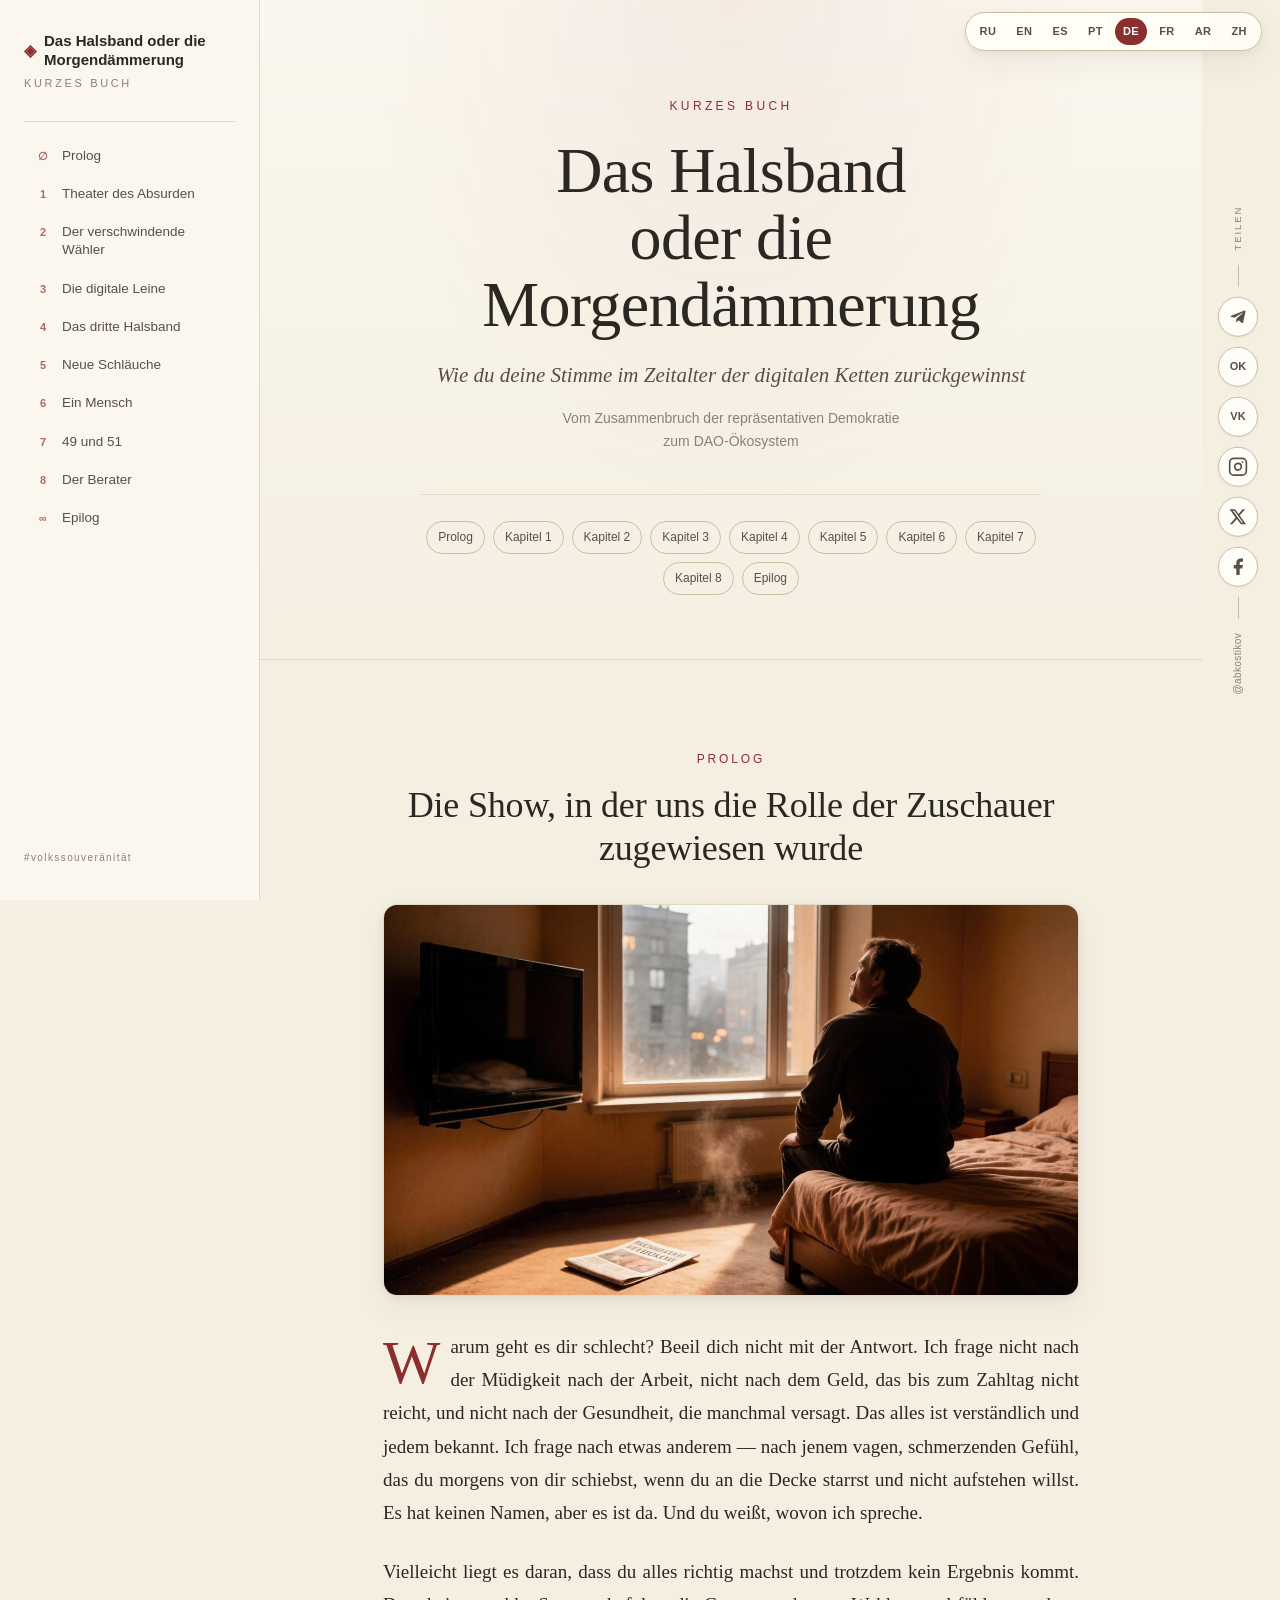
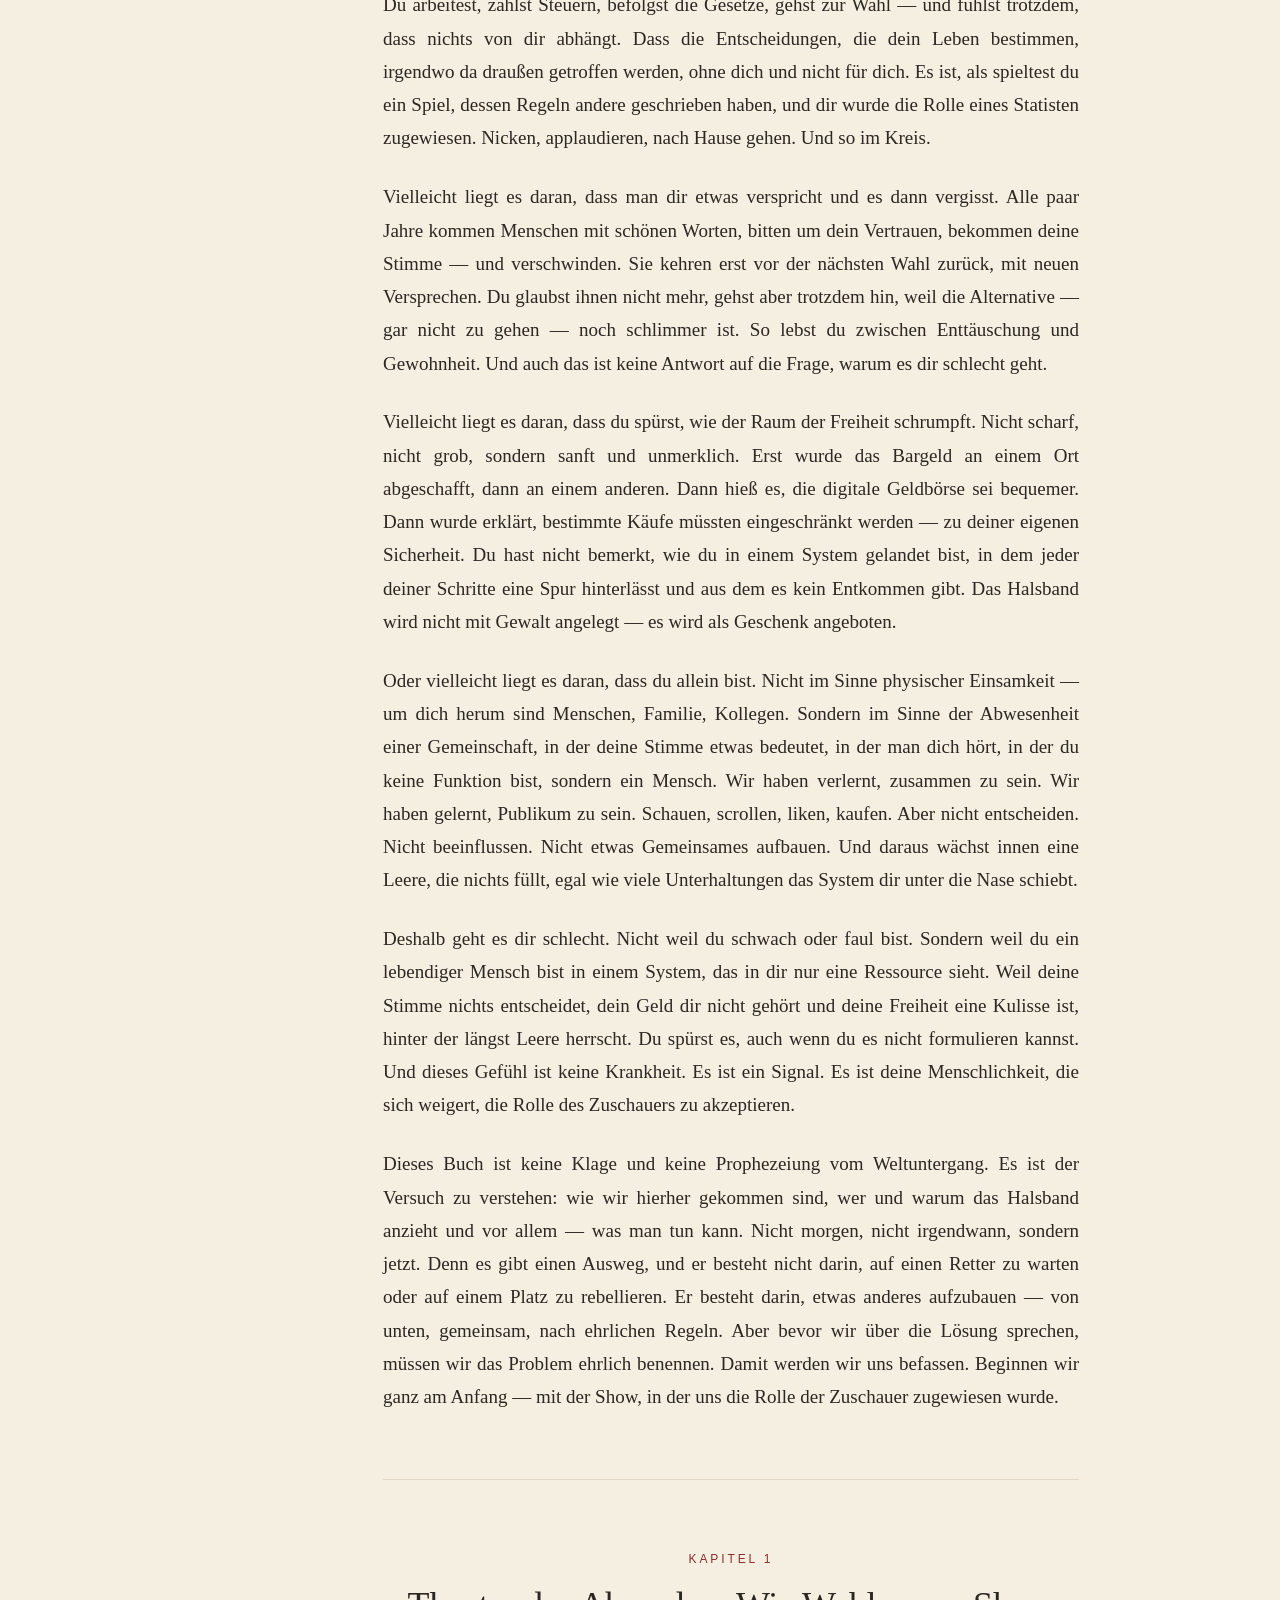
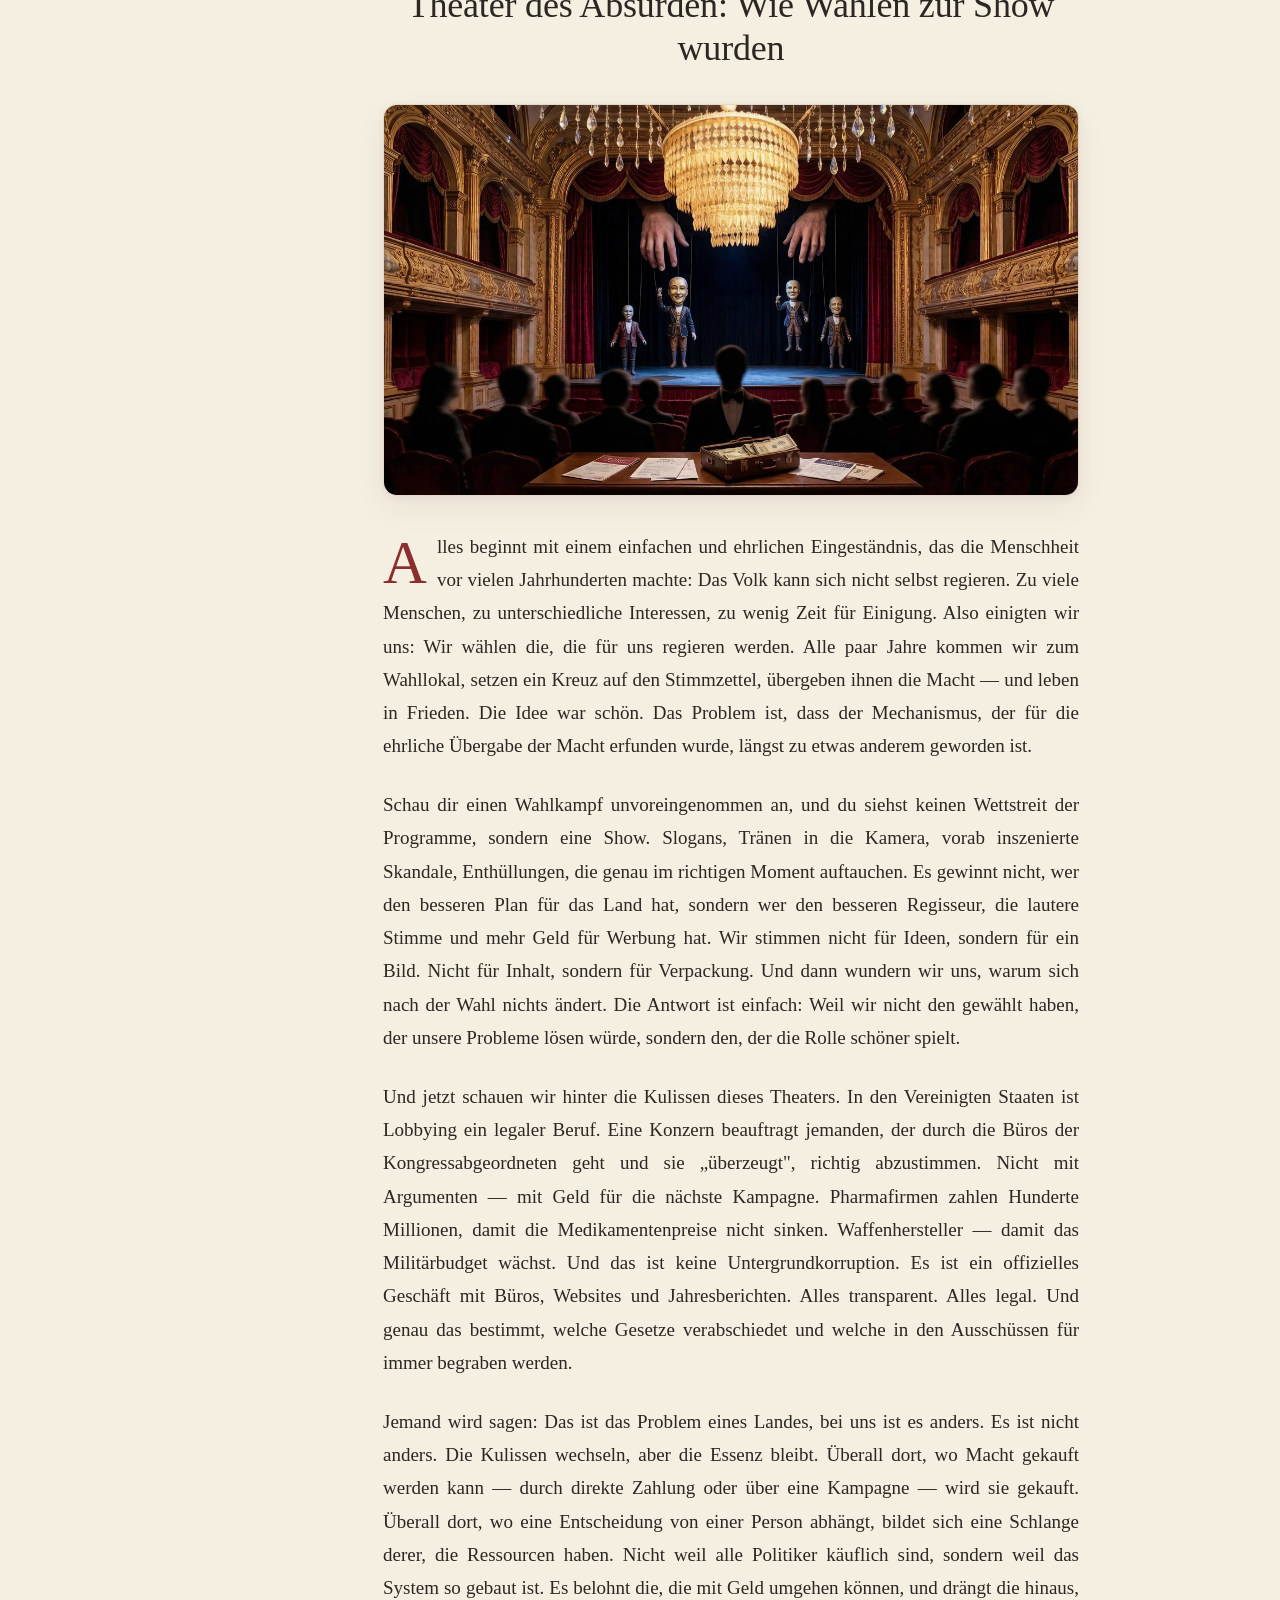
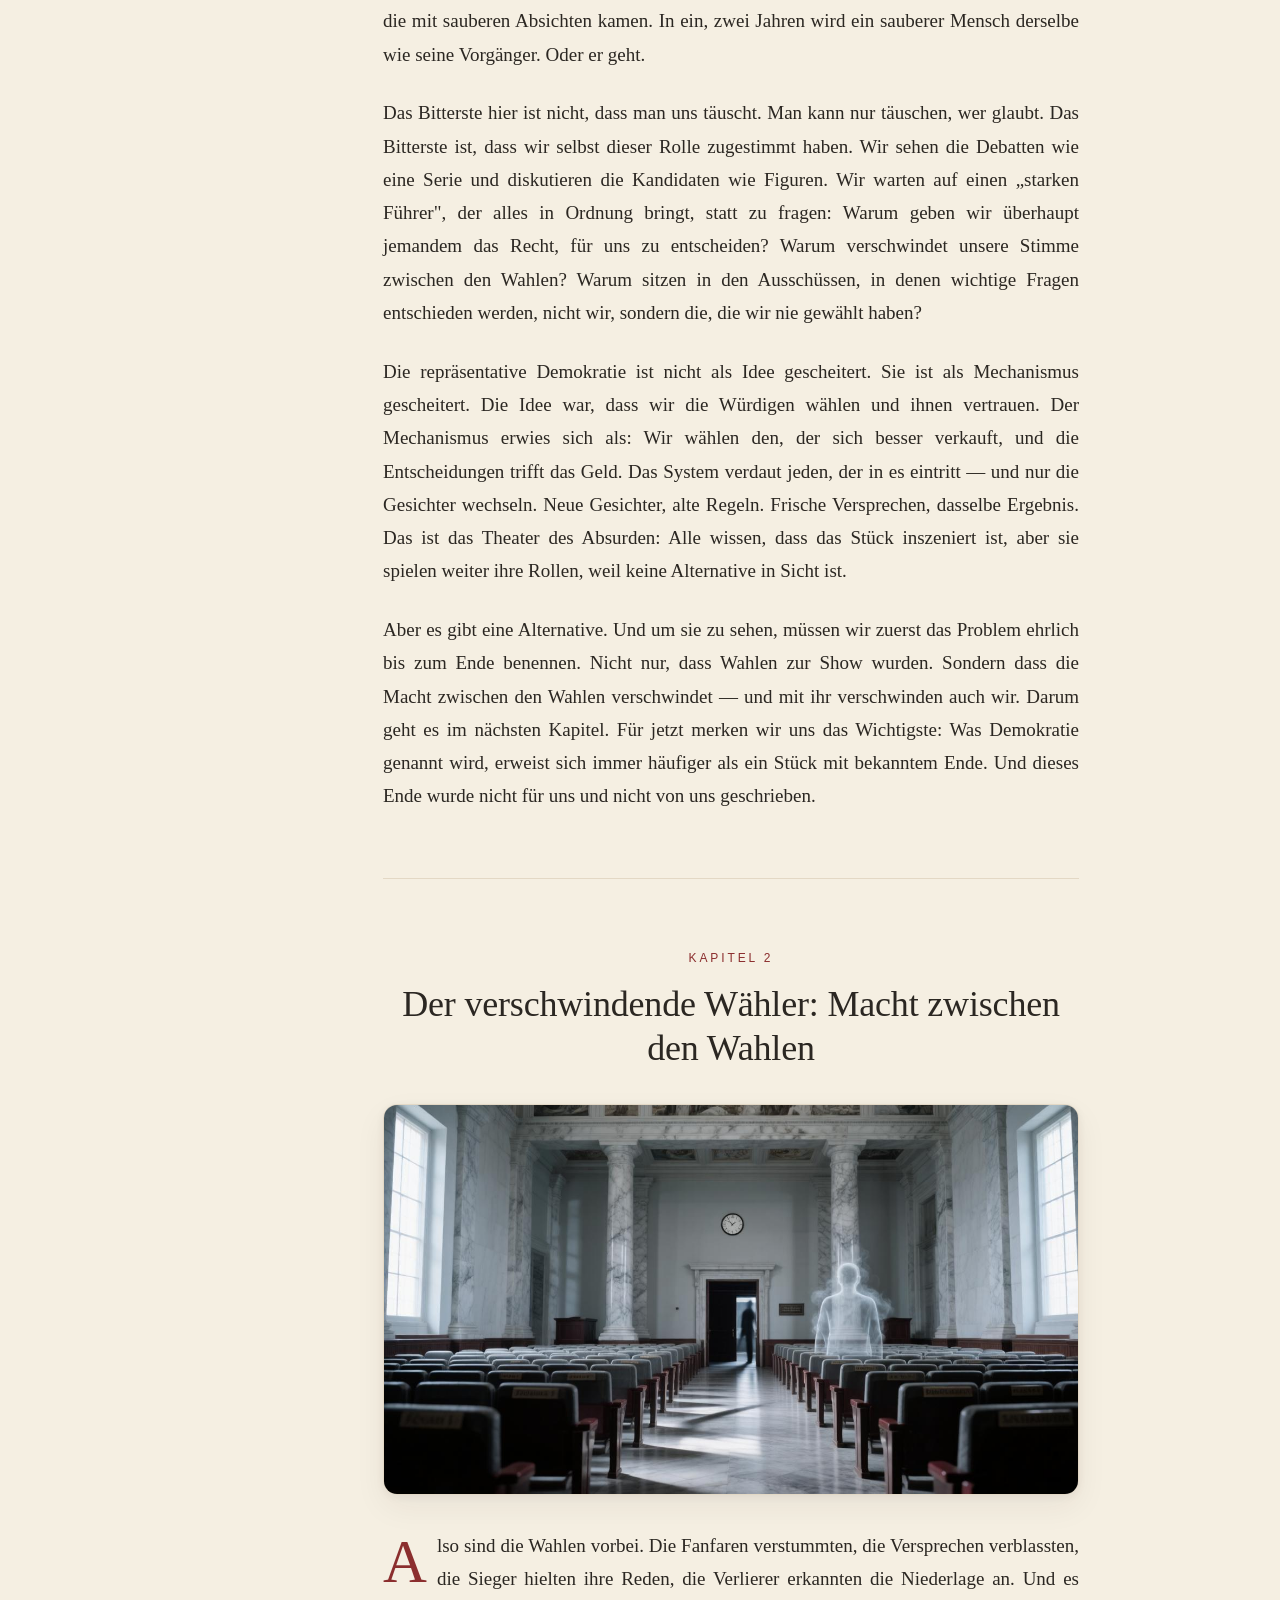
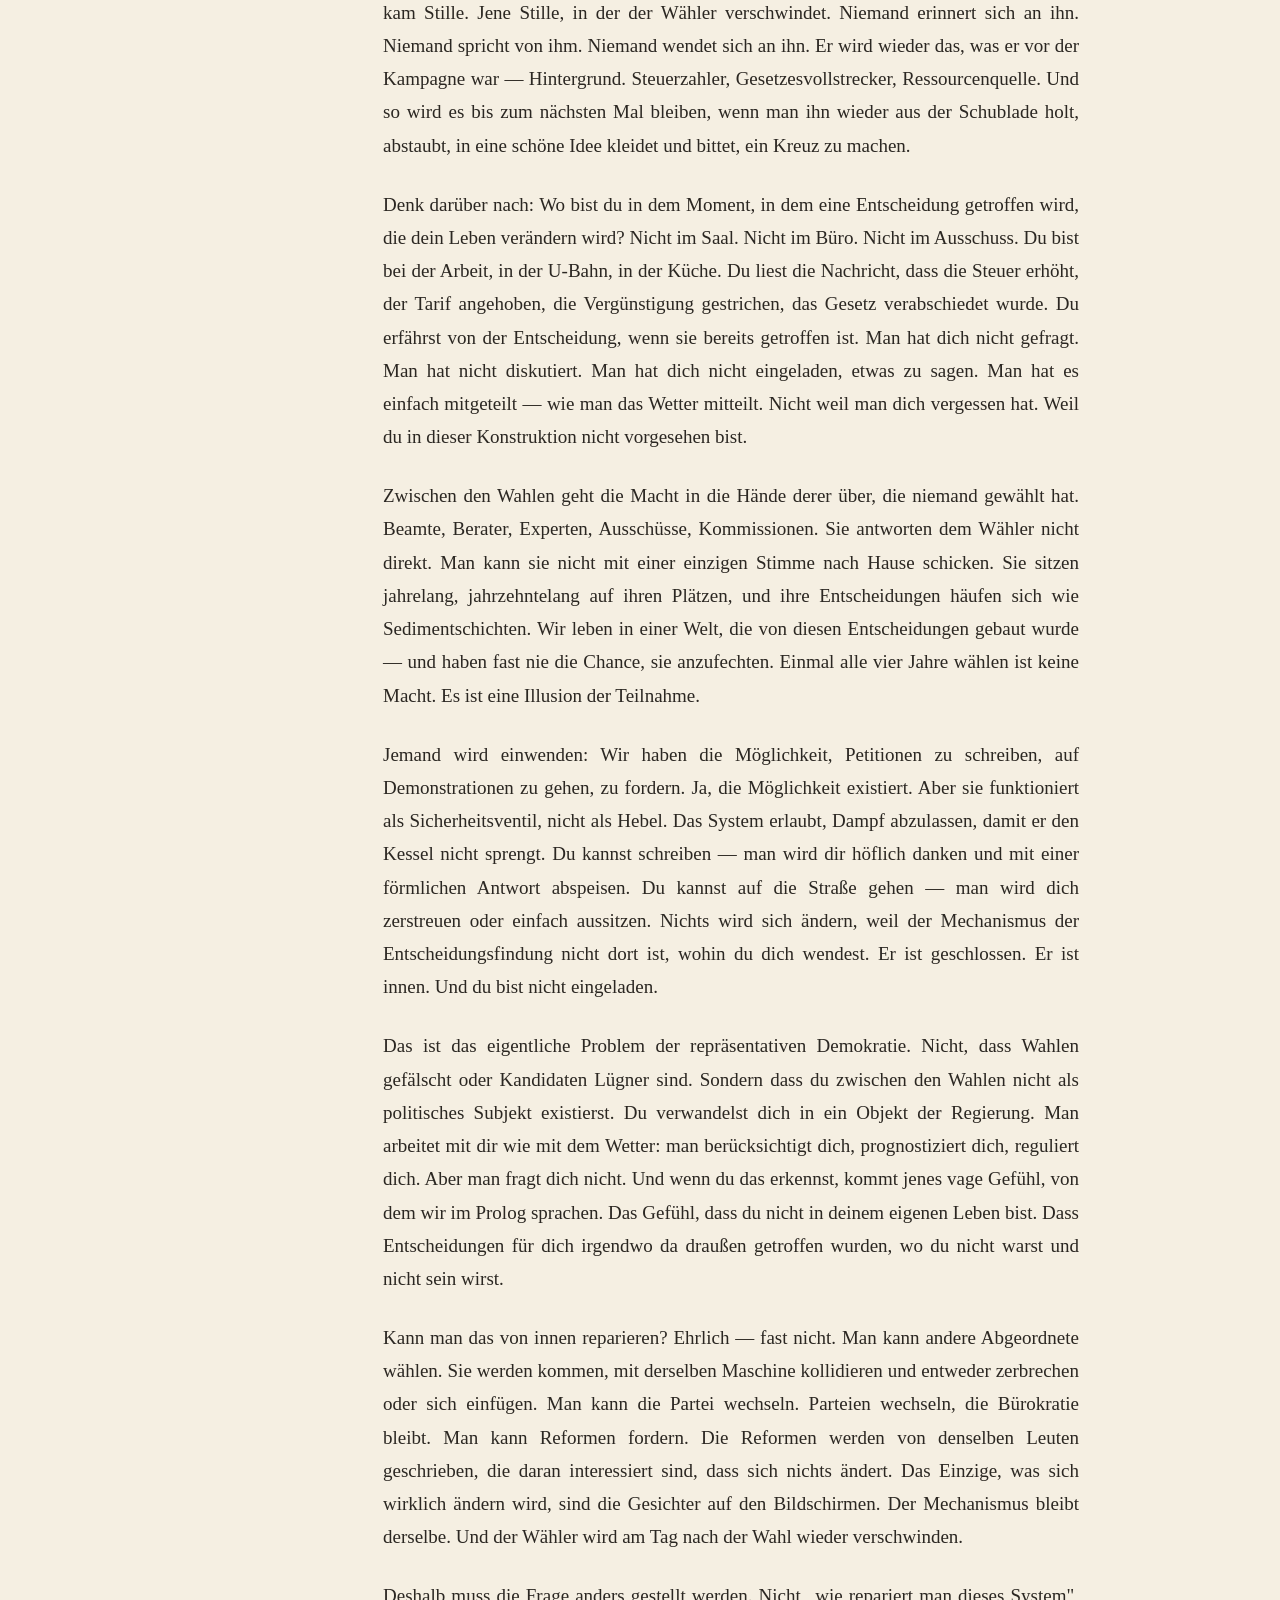
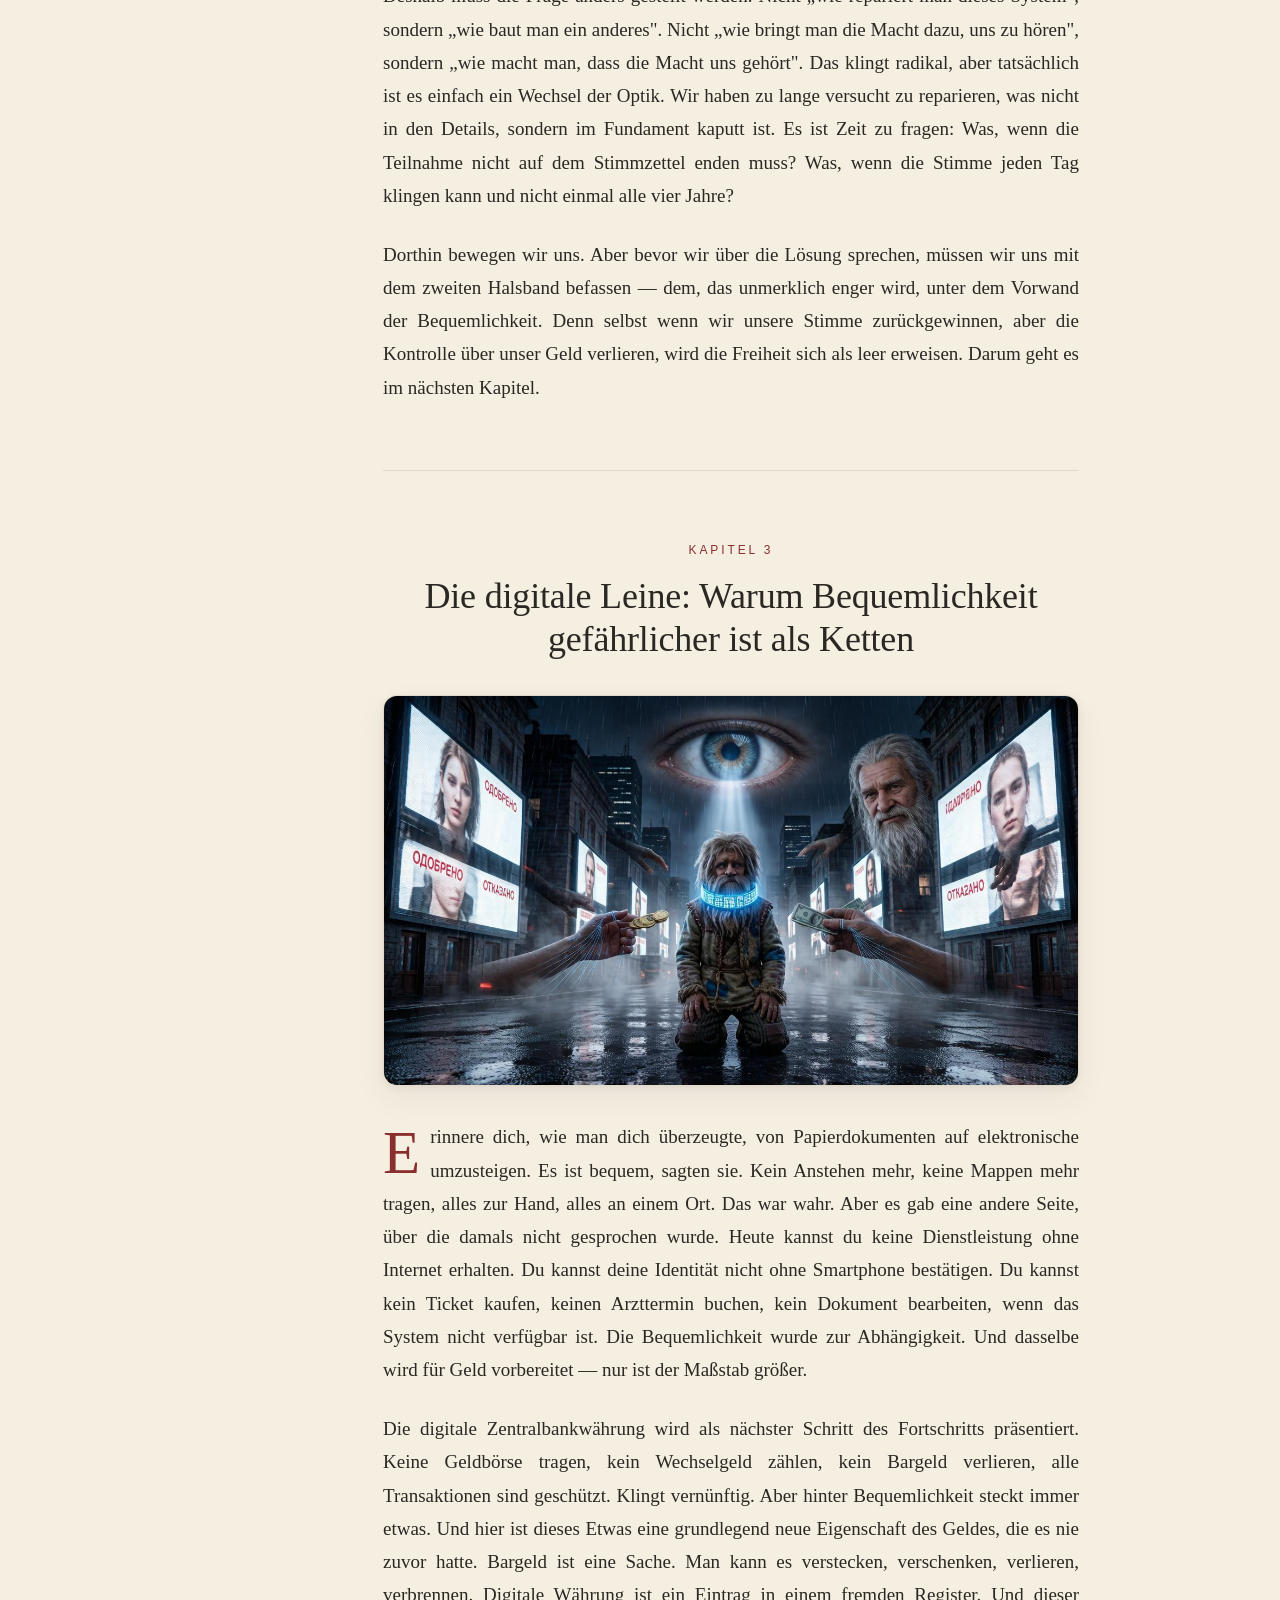
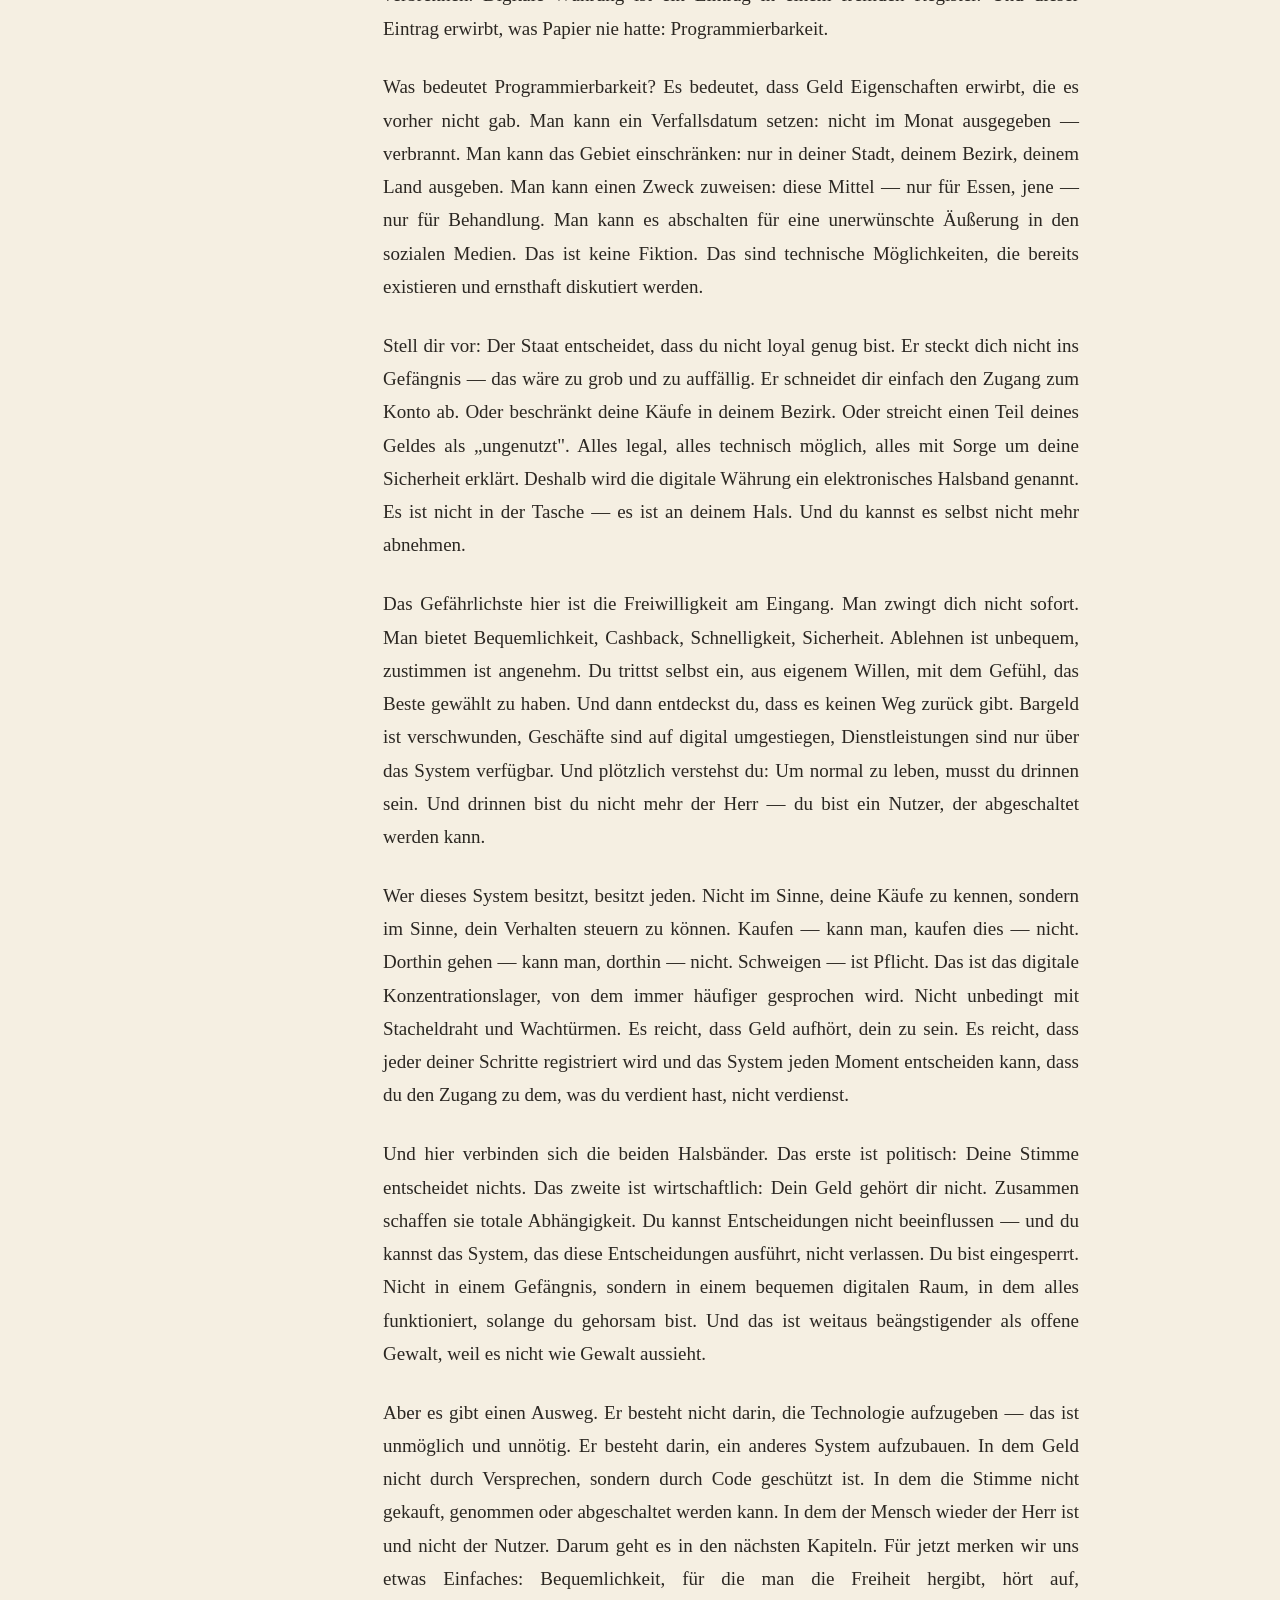
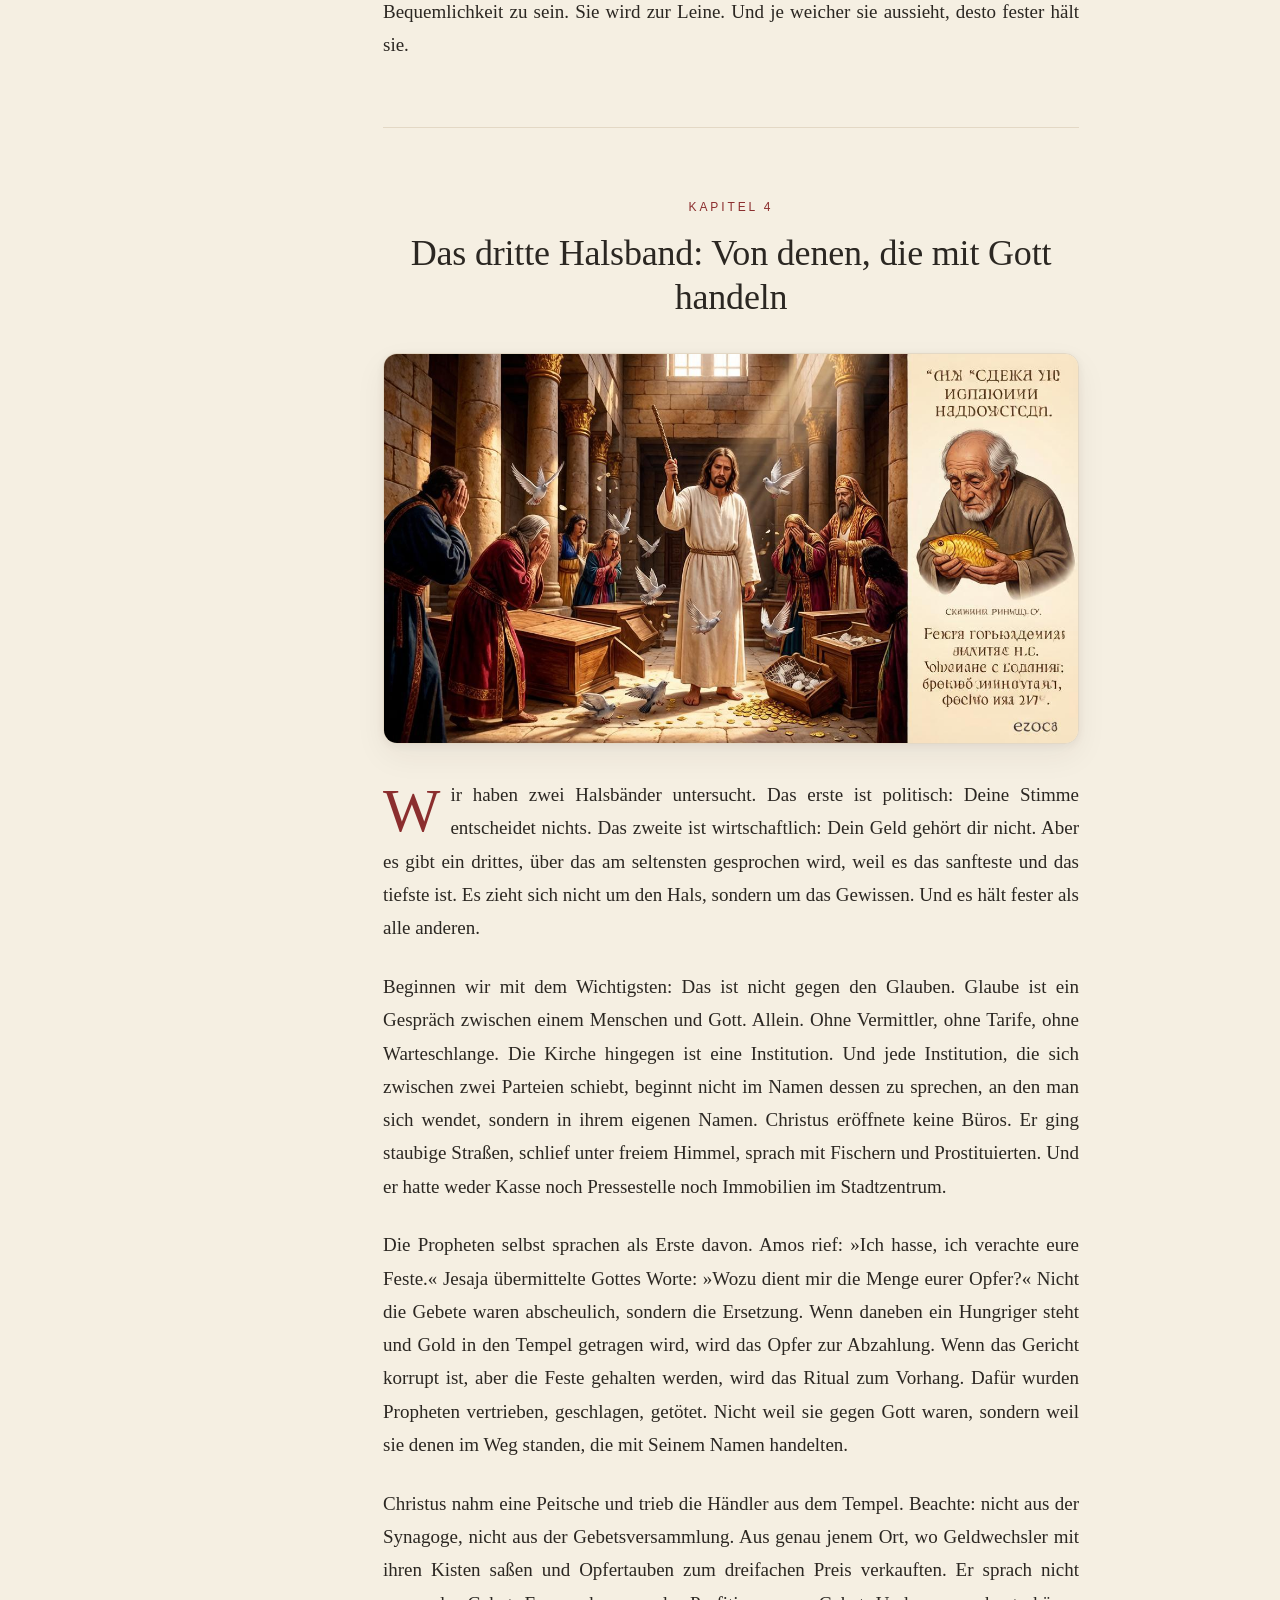
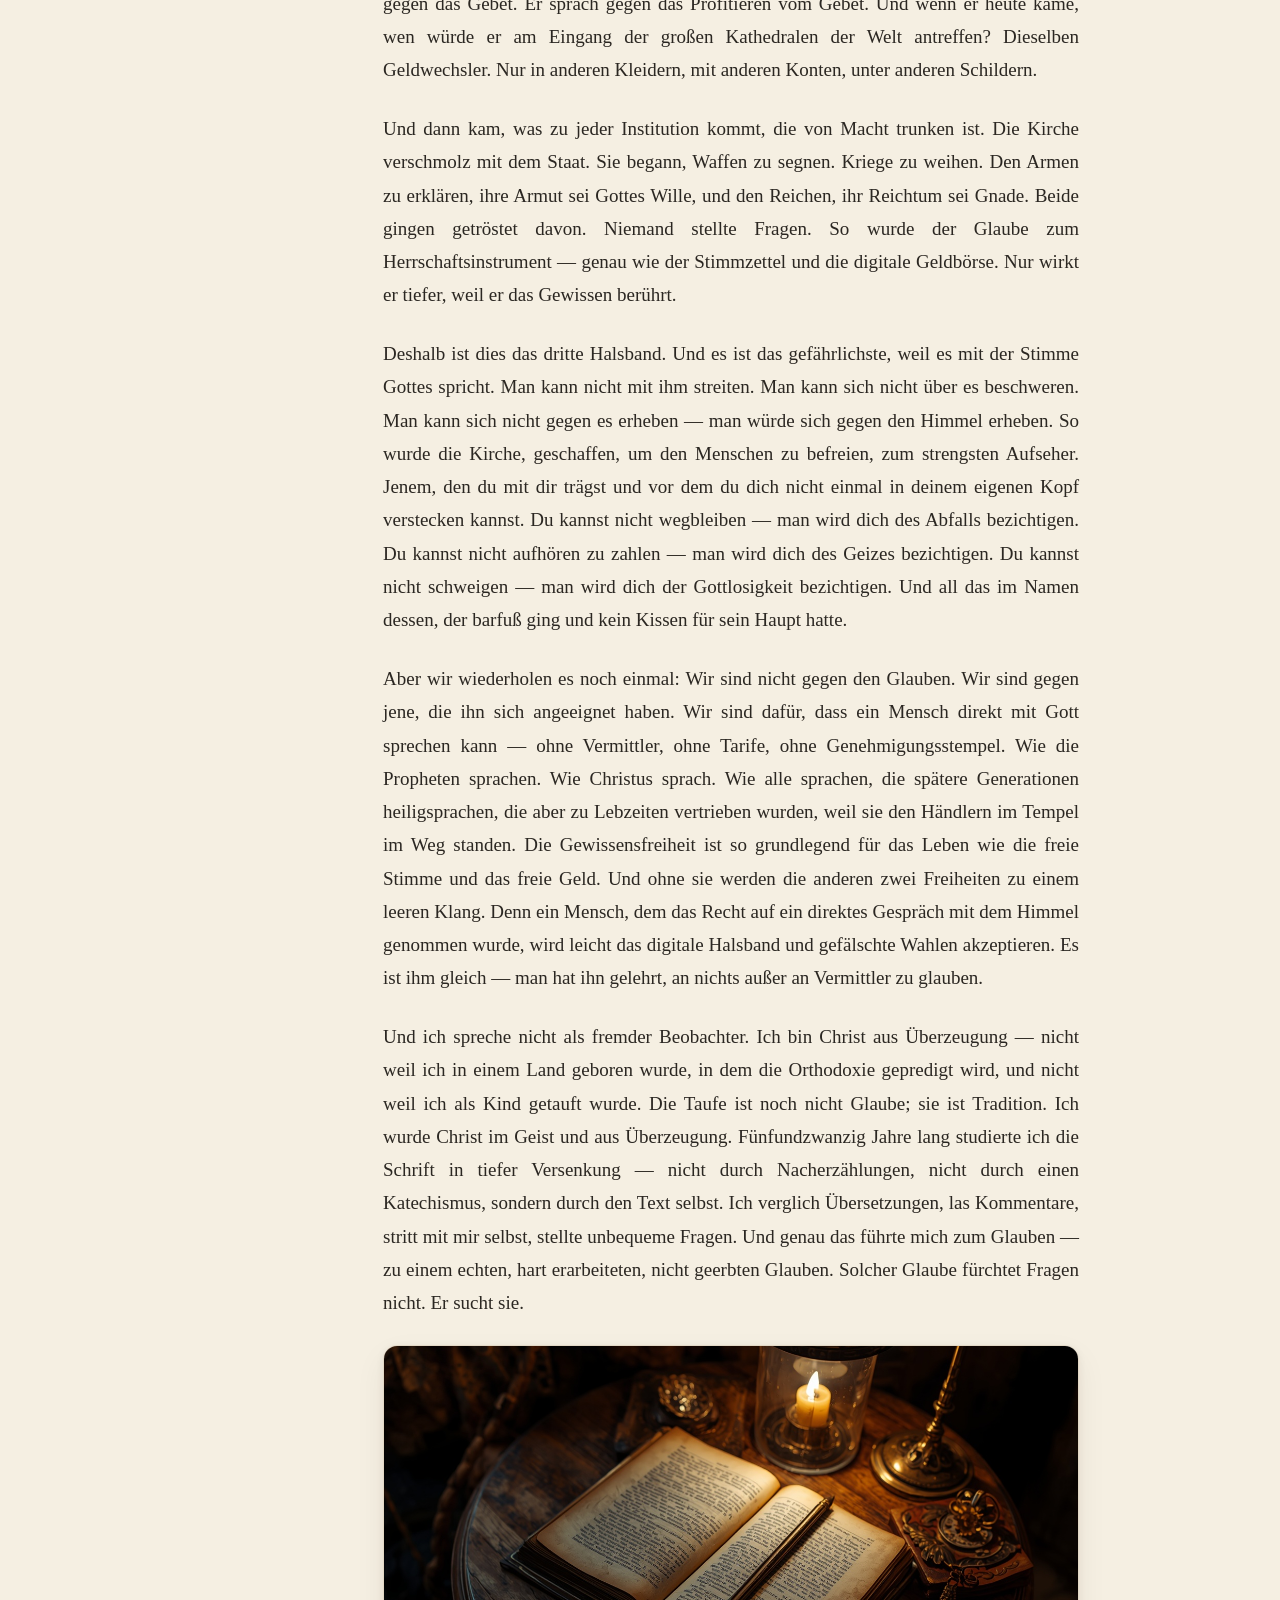
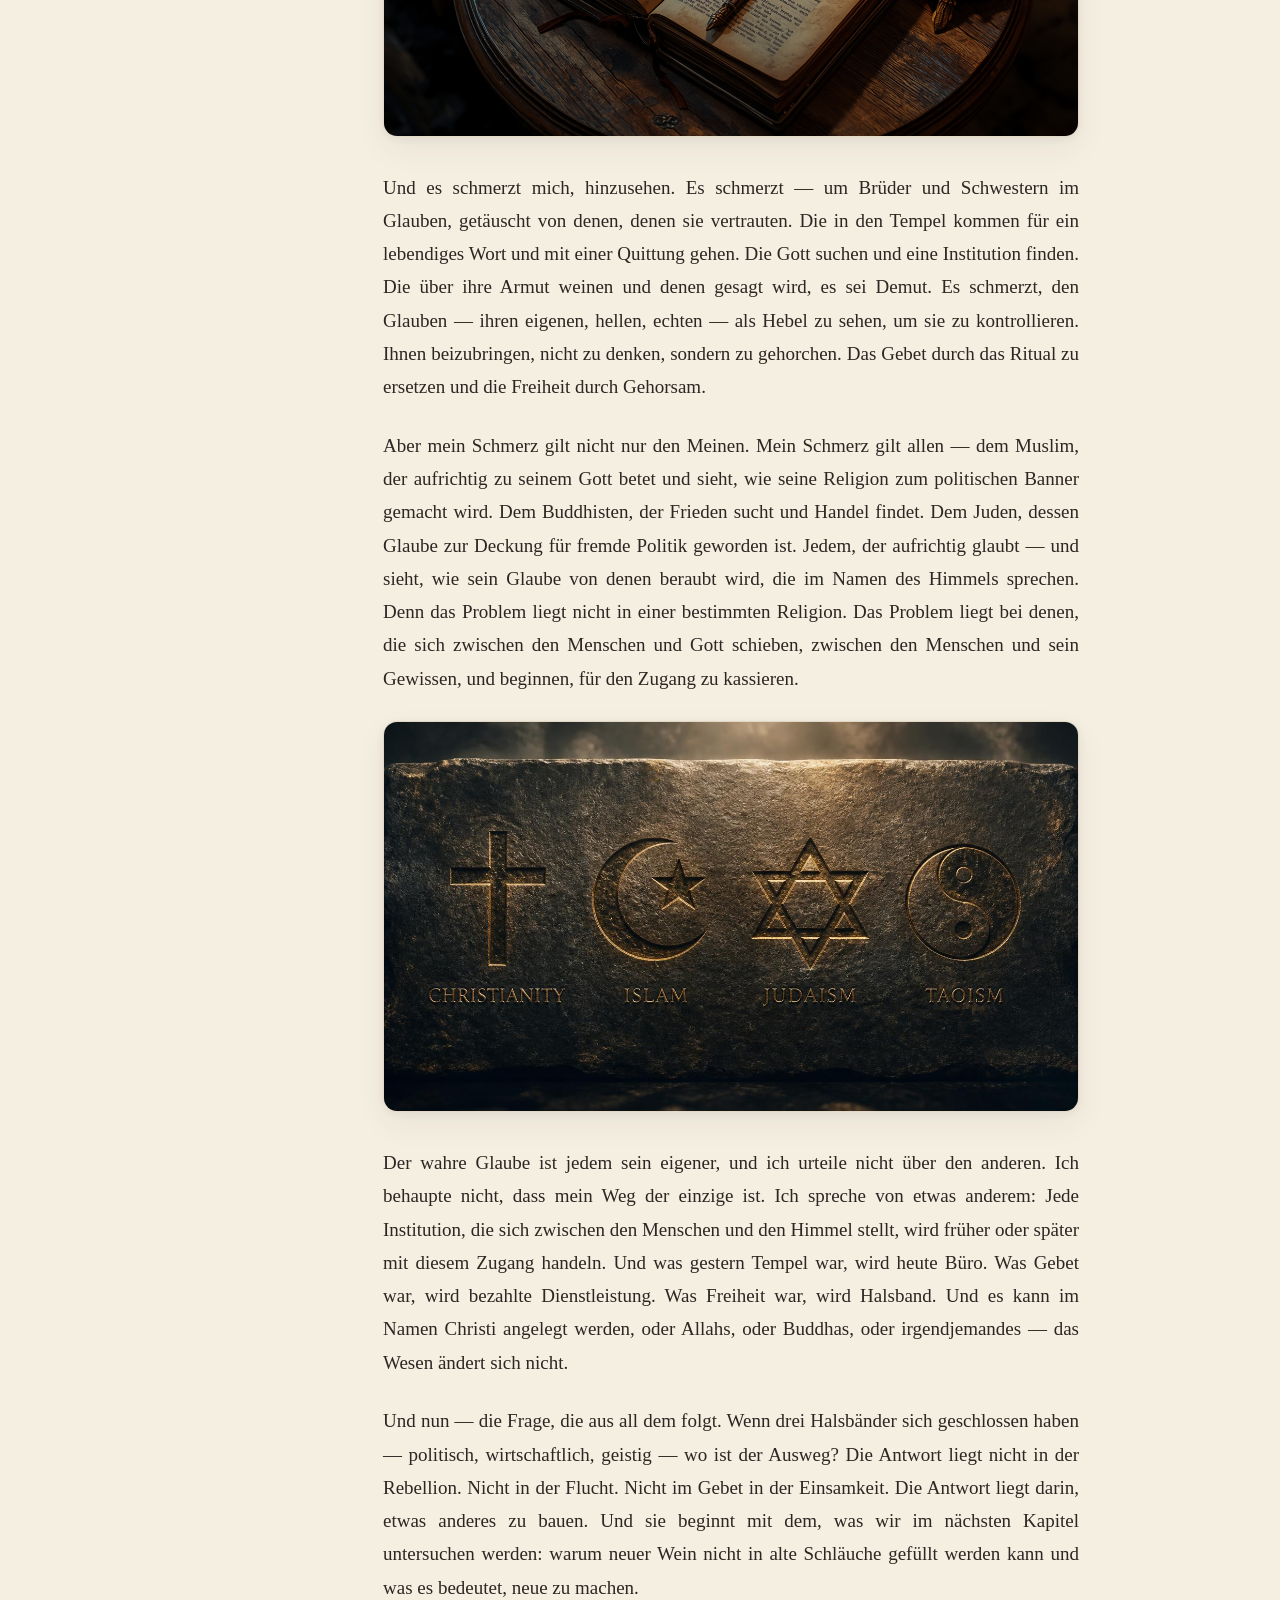
<file: de/index.html>
<!DOCTYPE html>
<html lang="de" prefix="og: https://ogp.me/ns# book: https://ogp.me/ns/book#">
<head>
  <meta charset="UTF-8">
  <meta name="viewport" content="width=device-width, initial-scale=1.0, viewport-fit=cover">
  <meta http-equiv="X-UA-Compatible" content="IE=edge">
  <meta name="theme-color" content="#8b2e2e">
  <meta name="color-scheme" content="light">

  <title>Das Halsband oder die Morgendämmerung — Wie du deine Stimme im Zeitalter der digitalen Ketten zurückgewinnst</title>
  <meta name="description" content="Ein kurzes Buch über den Zusammenbruch der repräsentativen Demokratie, digitale Kontrolle durch CBDCs und das DAO-Ökosystem auf der Blockchain mit einem KI-Berater. Prolog, sieben Kapitel und Epilog über Volkssouveränität, Freiheit und eine neue Gesellschaftsordnung.">
  <meta name="keywords" content="Demokratie, DAO, Blockchain, CBDC, digitales Konzentrationslager, Freiheit, Volkssouveränität, Dezentralisierung, Smart Contracts, Kryptowährung, digitaler Euro, künstliche Intelligenz, Selbstverwaltung, Zivilgesellschaft, eine Person eine Stimme, Dystopie, Zukunft, Technologie, Politik, Wirtschaft">
  <meta name="author" content="Aleksey Kostikov">
  <meta name="creator" content="Aleksey Kostikov">
  <meta name="publisher" content="Volkssouveränität">
  <meta name="robots" content="index, follow, max-image-preview:large, max-snippet:-1, max-video-preview:-1">
  <meta name="googlebot" content="index, follow">
  <meta name="rating" content="general">
  <meta name="referrer" content="strict-origin-when-cross-origin">

  <link rel="canonical" href="https://alekseykostikov66.github.io/de/">
  <link rel="alternate" hreflang="ru" href="https://alekseykostikov66.github.io/">
  <link rel="alternate" hreflang="en" href="https://alekseykostikov66.github.io/en/">
  <link rel="alternate" hreflang="es" href="https://alekseykostikov66.github.io/es/">
  <link rel="alternate" hreflang="pt" href="https://alekseykostikov66.github.io/pt/">
  <link rel="alternate" hreflang="de" href="https://alekseykostikov66.github.io/de/">
  <link rel="alternate" hreflang="fr" href="https://alekseykostikov66.github.io/fr/">
  <link rel="alternate" hreflang="ar" href="https://alekseykostikov66.github.io/ar/">
  <link rel="alternate" hreflang="zh" href="https://alekseykostikov66.github.io/zh/">
  <link rel="alternate" hreflang="x-default" href="https://alekseykostikov66.github.io/">

  <meta property="og:type" content="book">
  <meta property="og:site_name" content="Das Halsband oder die Morgendämmerung">
  <meta property="og:title" content="Das Halsband oder die Morgendämmerung — Wie du deine Stimme im Zeitalter der digitalen Ketten zurückgewinnst">
  <meta property="og:description" content="Ein kurzes Buch über den Zusammenbruch der Demokratie, das digitale CBDC-Halsband und das DAO-Ökosystem mit einem KI-Berater. Von der Diagnose — zur Lösung.">
  <meta property="og:url" content="https://alekseykostikov66.github.io/de/">
  <meta property="og:image" content="https://alekseykostikov66.github.io/img/og-cover.jpg">
  <meta property="og:image:width" content="1200">
  <meta property="og:image:height" content="630">
  <meta property="og:image:alt" content="Das Halsband oder die Morgendämmerung — Buchcover">
  <meta property="og:locale" content="de_DE">
  <meta property="og:locale:alternate" content="ru_RU">
  <meta property="og:locale:alternate" content="en_US">
  <meta property="og:locale:alternate" content="es_ES">
  <meta property="og:locale:alternate" content="pt_BR">
  <meta property="og:locale:alternate" content="fr_FR">
  <meta property="og:locale:alternate" content="ar_AR">
  <meta property="og:locale:alternate" content="zh_CN">

  <meta property="book:author" content="Aleksey Kostikov">
  <meta property="book:tag" content="Demokratie">
  <meta property="book:tag" content="DAO">
  <meta property="book:tag" content="Blockchain">
  <meta property="book:tag" content="CBDC">
  <meta property="book:tag" content="Freiheit">
  <meta property="book:release_date" content="2026-10-10">

  <meta name="twitter:card" content="summary_large_image">
  <meta name="twitter:site" content="@abkostikov">
  <meta name="twitter:creator" content="@abkostikov">
  <meta name="twitter:title" content="Das Halsband oder die Morgendämmerung — Wie du deine Stimme zurückgewinnst">
  <meta name="twitter:description" content="Ein kurzes Buch über den Zusammenbruch der Demokratie, das digitale CBDC-Halsband und das DAO-Ökosystem mit einem KI-Berater.">
  <meta name="twitter:image" content="https://alekseykostikov66.github.io/img/og-cover.jpg">
  <meta name="twitter:image:alt" content="Das Halsband oder die Morgendämmerung — Buchcover">

  <link rel="icon" type="image/svg+xml" href="data:image/svg+xml,%3Csvg xmlns='http://www.w3.org/2000/svg' viewBox='0 0 100 100'%3E%3Crect width='100' height='100' fill='%238b2e2e'/%3E%3Ctext x='50' y='68' font-size='62' text-anchor='middle' fill='%23f5efe2' font-family='Georgia,serif'%3E◈%3C/text%3E%3C/svg%3E">
  <link rel="apple-touch-icon" href="data:image/svg+xml,%3Csvg xmlns='http://www.w3.org/2000/svg' viewBox='0 0 100 100'%3E%3Crect width='100' height='100' fill='%238b2e2e'/%3E%3Ctext x='50' y='68' font-size='62' text-anchor='middle' fill='%23f5efe2' font-family='Georgia,serif'%3E◈%3C/text%3E%3C/svg%3E">
  <link rel="preconnect" href="https://t.me" crossorigin>

  <script type="application/ld+json">
  {
    "@context": "https://schema.org",
    "@graph": [
      {
        "@type": "Book",
        "@id": "https://alekseykostikov66.github.io/de/#book",
        "name": "Das Halsband oder die Morgendämmerung",
        "alternateName": "Wie du deine Stimme im Zeitalter der digitalen Ketten zurückgewinnst",
        "description": "Ein kurzes Buch über den Zusammenbruch der repräsentativen Demokratie, digitale Kontrolle durch CBDCs und das DAO-Ökosystem auf der Blockchain mit einem KI-Berater.",
        "bookFormat": "https://schema.org/EBook",
        "inLanguage": "de",
        "numberOfPages": 40,
        "genre": ["Politik", "Philosophie", "Technologie", "Essays"],
        "keywords": "Demokratie, DAO, Blockchain, CBDC, Freiheit, Volkssouveränität, digitale Kontrolle, Dezentralisierung",
        "datePublished": "2026-10-10",
        "author": {
          "@type": "Person",
          "name": "Aleksey Kostikov",
          "url": "https://t.me/narodnoe_samoderjavie",
          "sameAs": [
            "https://twitter.com/abkostikov",
            "https://vk.com/abkostikov",
            "https://ok.ru/abkostikov",
            "https://instagram.com/abkostikov",
            "https://facebook.com/abkostikov"
          ]
        },
        "publisher": {
          "@type": "Organization",
          "name": "Volkssouveränität",
          "url": "https://t.me/s/narodnoe_samoderjavie"
        },
        "image": "https://alekseykostikov66.github.io/img/og-cover.jpg",
        "url": "https://alekseykostikov66.github.io/de/",
        "hasPart": [
          { "@type": "Chapter", "name": "Prolog. Die Show, in der uns die Rolle der Zuschauer zugewiesen wurde", "position": 0 },
          { "@type": "Chapter", "name": "Kapitel 1. Theater des Absurden: Wie Wahlen zur Show wurden", "position": 1 },
          { "@type": "Chapter", "name": "Kapitel 2. Der verschwindende Wähler: Macht zwischen den Wahlen", "position": 2 },
          { "@type": "Chapter", "name": "Kapitel 3. Die digitale Leine: Warum Bequemlichkeit gefährlicher ist als Ketten", "position": 3 },
          { "@type": "Chapter", "name": "Kapitel 4. Das dritte Halsband: Von denen, die mit Gott handeln", "position": 4 },
          { "@type": "Chapter", "name": "Kapitel 5. Neue Schläuche für alten Wein", "position": 5 },
          { "@type": "Chapter", "name": "Kapitel 6. Ein Mensch — eine Stimme", "position": 6 },
          { "@type": "Chapter", "name": "Kapitel 7. 49 und 51: Eine Wirtschaft, in der niemand Herr werden kann", "position": 7 },
          { "@type": "Chapter", "name": "Kapitel 8. Ein Berater, kein Diktator", "position": 8 },
          { "@type": "Chapter", "name": "Epilog. Die Morgendämmerung beginnt mit einem", "position": 9 }
        ]
      },
      {
        "@type": "WebSite",
        "@id": "https://alekseykostikov66.github.io/de/#website",
        "url": "https://alekseykostikov66.github.io/de/",
        "name": "Das Halsband oder die Morgendämmerung",
        "inLanguage": "de",
        "publisher": { "@id": "https://alekseykostikov66.github.io/de/#book" }
      }
    ]
  }
  </script>

  <style>
:root {
  --bg: #f5efe2; --bg-alt: #fbf7ee; --paper: #fffdf7;
  --ink: #2b2722; --ink-soft: #57504a; --ink-muted: #8a817a;
  --accent: #8b2e2e; --accent-soft: #b85a5a;
  --line: #e3d8c5; --line-strong: #cbbda3;
  --shadow: 0 2px 8px rgba(43,39,34,0.06), 0 12px 32px rgba(43,39,34,0.06);
  --radius: 14px; --maxw: 760px; --sidebar-w: 260px; --social-w: 78px;
  --serif: Georgia, "Iowan Old Style", "Times New Roman", "Noto Serif", serif;
  --sans: -apple-system, BlinkMacSystemFont, "Segoe UI", Roboto, "Helvetica Neue", Arial, sans-serif;
}
* { box-sizing: border-box; }
html { scroll-behavior: smooth; scroll-padding-top: 90px; }
body { margin: 0; font-family: var(--serif); font-size: 19px; line-height: 1.75; color: var(--ink); background: var(--bg); -webkit-font-smoothing: antialiased; text-rendering: optimizeLegibility; }
.progress-bar { position: fixed; top: 0; left: 0; height: 3px; width: 0%; background: var(--accent); z-index: 200; transition: width 0.12s linear; }
.lang-switch { position: fixed; top: 12px; right: 18px; display: flex; gap: 4px; z-index: 180; background: rgba(255,253,247,0.94); backdrop-filter: blur(6px); -webkit-backdrop-filter: blur(6px); padding: 5px 6px; border-radius: 999px; border: 1px solid var(--line-strong); box-shadow: var(--shadow); font-family: var(--sans); }
.lang-switch a { font-size: 11px; font-weight: 600; letter-spacing: 0.04em; color: var(--ink-soft); text-decoration: none; padding: 4px 8px; border-radius: 999px; transition: background 0.15s, color 0.15s; text-transform: uppercase; }
.lang-switch a:hover { background: var(--line); color: var(--ink); }
.lang-switch a.active { background: var(--accent); color: #fff; }
.sidebar-left { position: fixed; top: 0; left: 0; bottom: 0; width: var(--sidebar-w); background: var(--bg-alt); border-right: 1px solid var(--line); padding: 32px 24px 24px; overflow-y: auto; z-index: 100; }
.sidebar-inner { display: flex; flex-direction: column; min-height: 100%; }
.brand { display: inline-flex; align-items: center; gap: 8px; font-family: var(--sans); font-size: 15px; font-weight: 600; color: var(--ink); text-decoration: none; line-height: 1.25; }
.brand:hover { color: var(--accent); }
.brand-mark { color: var(--accent); font-size: 16px; flex-shrink: 0; }
.brand-sub { font-family: var(--sans); font-size: 11px; letter-spacing: 0.24em; text-transform: uppercase; color: var(--ink-muted); margin: 4px 0 28px; }
.toc-nav { display: flex; flex-direction: column; gap: 2px; padding-top: 16px; border-top: 1px solid var(--line); }
.toc-nav a { display: flex; align-items: baseline; gap: 10px; font-family: var(--sans); font-size: 13.5px; color: var(--ink-soft); text-decoration: none; padding: 9px 10px; border-radius: 8px; transition: background 0.15s, color 0.15s; line-height: 1.35; }
.toc-nav a:hover { background: var(--paper); color: var(--ink); }
.toc-nav a.active { background: var(--accent); color: #fff; }
.toc-nav a.active .toc-num { color: #fff; opacity: 0.85; }
.toc-num { display: inline-block; min-width: 18px; font-size: 11px; font-weight: 600; color: var(--accent); opacity: 0.7; text-align: center; flex-shrink: 0; }
.sidebar-foot { margin-top: auto; padding-top: 24px; font-family: var(--sans); font-size: 10px; letter-spacing: 0.14em; color: var(--ink-muted); text-transform: lowercase; }
.sidebar-right { position: fixed; top: 50%; right: 18px; transform: translateY(-50%); display: flex; flex-direction: column; align-items: center; gap: 10px; z-index: 100; padding: 4px; }
.social-label { font-family: var(--sans); font-size: 9.5px; letter-spacing: 0.2em; text-transform: uppercase; color: var(--ink-muted); writing-mode: vertical-rl; transform: rotate(180deg); margin-bottom: 4px; }
.social-line { width: 1px; height: 22px; background: var(--line-strong); }
.social-handle { font-family: var(--sans); font-size: 10px; letter-spacing: 0.04em; color: var(--ink-muted); writing-mode: vertical-rl; transform: rotate(180deg); margin-top: 4px; }
.social { display: flex; align-items: center; justify-content: center; width: 40px; height: 40px; border-radius: 50%; background: var(--paper); border: 1px solid var(--line-strong); color: var(--ink-soft); text-decoration: none; font-family: var(--sans); font-size: 11px; font-weight: 700; transition: transform 0.15s, background 0.15s, color 0.15s, border-color 0.15s, box-shadow 0.15s; box-shadow: 0 1px 3px rgba(43,39,34,0.05); }
.social svg { fill: currentColor; }
.social-ig svg { fill: none; }
.social:hover { transform: translateY(-2px) scale(1.05); color: #fff; border-color: transparent; box-shadow: 0 6px 16px rgba(43,39,34,0.18); }
.social-tg:hover { background: #229ED9; }
.social-ok:hover { background: #EE8208; }
.social-vk:hover { background: #0077FF; }
.social-ig:hover { background: #E1306C; }
.social-tw:hover { background: #0f0f0f; }
.social-fb:hover { background: #1877F2; }
.mobile-header { display: none; position: sticky; top: 0; z-index: 150; background: rgba(245,239,226,0.96); backdrop-filter: saturate(140%) blur(8px); -webkit-backdrop-filter: saturate(140%) blur(8px); border-bottom: 1px solid var(--line); }
.mobile-inner { display: flex; align-items: center; justify-content: space-between; padding: 12px 18px; gap: 12px; min-height: 56px; }
.brand-mobile { font-size: 14px; flex: 1; min-width: 0; }
.brand-mobile .brand-text { overflow: hidden; text-overflow: ellipsis; white-space: nowrap; }
.menu-toggle { width: 40px; height: 40px; background: transparent; border: 1px solid var(--line-strong); border-radius: 8px; cursor: pointer; padding: 9px 8px; display: flex; flex-direction: column; justify-content: space-between; flex-shrink: 0; }
.menu-toggle span { display: block; height: 2px; background: var(--ink); border-radius: 2px; transition: transform 0.2s, opacity 0.2s; }
.menu-toggle.open span:nth-child(1) { transform: translateY(9px) rotate(45deg); }
.menu-toggle.open span:nth-child(2) { opacity: 0; }
.menu-toggle.open span:nth-child(3) { transform: translateY(-9px) rotate(-45deg); }
.mobile-nav { display: flex; flex-direction: column; gap: 0; background: var(--paper); border-top: 1px solid var(--line); padding: 0 12px; max-height: 0; overflow: hidden; transition: max-height 0.28s ease, padding 0.28s ease; }
.mobile-nav.open { max-height: 70vh; overflow-y: auto; padding-top: 8px; padding-bottom: 14px; }
.mobile-nav a { font-family: var(--sans); font-size: 14.5px; color: var(--ink-soft); text-decoration: none; padding: 12px 14px; border-radius: 8px; transition: background 0.15s, color 0.15s; }
.mobile-nav a:hover, .mobile-nav a.active { background: var(--accent); color: #fff; }
.main-content { margin-left: var(--sidebar-w); margin-right: var(--social-w); min-height: 100vh; }
.cover { padding: 96px 24px 64px; text-align: center; background: radial-gradient(ellipse at 50% 0%, rgba(139,46,46,0.06), transparent 55%), linear-gradient(180deg, var(--bg-alt), var(--bg)); border-bottom: 1px solid var(--line); }
.cover-inner { max-width: 620px; margin: 0 auto; }
.cover-kicker { font-family: var(--sans); font-size: 12px; letter-spacing: 0.28em; text-transform: uppercase; color: var(--accent); margin: 0 0 20px; }
.cover-title { font-family: var(--serif); font-size: clamp(40px, 6vw, 64px); line-height: 1.05; margin: 0 0 18px; font-weight: 400; letter-spacing: -0.01em; }
.cover-subtitle { font-size: clamp(17px, 2.2vw, 21px); color: var(--ink-soft); margin: 0 0 14px; font-style: italic; }
.cover-tagline { font-family: var(--sans); font-size: 14px; color: var(--ink-muted); line-height: 1.6; margin: 0 0 42px; }
.cover-toc { display: flex; flex-wrap: wrap; gap: 8px; justify-content: center; padding-top: 26px; border-top: 1px solid var(--line); }
.cover-toc a { font-family: var(--sans); font-size: 12px; color: var(--ink-soft); text-decoration: none; padding: 5px 11px; border: 1px solid var(--line-strong); border-radius: 999px; transition: all 0.15s; }
.cover-toc a:hover { background: var(--accent); color: #fff; border-color: var(--accent); }
.book { max-width: var(--maxw); margin: 0 auto; padding: 20px 32px 60px; }
.chapter { padding: 60px 0 40px; border-bottom: 1px solid var(--line); }
.chapter:last-child { border-bottom: none; }
.chapter-header { text-align: center; margin-bottom: 34px; }
.chapter-number { display: inline-block; font-family: var(--sans); font-size: 12px; letter-spacing: 0.24em; text-transform: uppercase; color: var(--accent); margin-bottom: 14px; }
.chapter-header h2 { font-family: var(--serif); font-size: clamp(26px, 3.4vw, 36px); line-height: 1.2; margin: 0; font-weight: 400; letter-spacing: -0.005em; }
.chapter p { margin: 0 0 1.35em; text-align: justify; hyphens: auto; -webkit-hyphens: auto; }
.chapter p:first-of-type::first-letter { font-size: 3.2em; line-height: 0.9; float: left; padding: 6px 10px 0 0; font-weight: 400; color: var(--accent); }
.chapter-image { margin: 0 0 34px; border-radius: var(--radius); overflow: hidden; background: var(--bg-alt); border: 1px solid var(--line); box-shadow: var(--shadow); aspect-ratio: 16/9; position: relative; }
.chapter-image img { display: block; width: 100%; height: 100%; object-fit: cover; }
.chapter-image.image-missing::before { content: "📷  Das Bild erscheint hier"; position: absolute; inset: 0; display: flex; align-items: center; justify-content: center; font-family: var(--sans); font-size: 13px; color: var(--ink-muted); letter-spacing: 0.05em; background: repeating-linear-gradient(45deg, #efe6d3 0 20px, #eadfc8 20px 40px); }
.chapter-image.image-missing img { opacity: 0; }
.site-footer { max-width: var(--maxw); margin: 0 auto; padding: 50px 32px 70px; text-align: center; font-family: var(--sans); font-size: 13px; color: var(--ink-muted); border-top: 1px solid var(--line); }
.footer-title { font-size: 13px; color: var(--ink-soft); margin: 0 0 20px; }
.footer-socials { display: none; flex-wrap: wrap; gap: 10px; justify-content: center; margin: 0 0 20px; }
.footer-handle { font-size: 12px; color: var(--accent-soft); margin: 0 0 10px; letter-spacing: 0.04em; }
.footer-hash { font-size: 11.5px; color: var(--ink-muted); word-break: break-word; line-height: 1.7; margin: 0; }
.to-top { position: fixed; right: 20px; bottom: 20px; width: 46px; height: 46px; border-radius: 50%; border: 1px solid var(--line-strong); background: var(--paper); color: var(--ink); font-size: 20px; cursor: pointer; opacity: 0; pointer-events: none; transform: translateY(10px); transition: opacity 0.25s, transform 0.25s, background 0.15s, color 0.15s; box-shadow: var(--shadow); z-index: 120; }
.to-top.show { opacity: 1; pointer-events: auto; transform: translateY(0); }
.to-top:hover { background: var(--accent); color: #fff; border-color: var(--accent); }
@media (max-width: 1100px) {
  .sidebar-left, .sidebar-right { display: none; }
  .mobile-header { display: block; }
  .main-content { margin-left: 0; margin-right: 0; }
  .footer-socials { display: flex; }
  .cover { padding: 56px 20px 44px; }
  .book { padding: 10px 22px 50px; }
  .chapter { padding: 44px 0 32px; }
  html { scroll-padding-top: 76px; }
  .lang-switch { top: auto; bottom: 76px; right: 14px; }
}
@media (max-width: 560px) {
  body { font-size: 17px; }
  .cover-title { font-size: 38px; }
  .cover-subtitle { font-size: 16px; }
  .chapter-header h2 { font-size: 23px; }
  .chapter-number { font-size: 11px; }
  .book { padding: 8px 18px 40px; }
  .chapter { padding: 40px 0 28px; }
  .chapter p { text-align: left; }
  .chapter p:first-of-type::first-letter { font-size: 2.6em; padding: 4px 8px 0 0; }
  .chapter-image { aspect-ratio: 4/3; }
  .site-footer { padding: 40px 18px 60px; }
  .to-top { width: 42px; height: 42px; right: 14px; bottom: 14px; font-size: 18px; }
  .lang-switch { bottom: 70px; }
}
@media print {
  .sidebar-left, .sidebar-right, .mobile-header, .to-top,
  .progress-bar, .cover-toc, .footer-socials, .lang-switch { display: none !important; }
  body { background: #fff; font-size: 12pt; color: #000; }
  .main-content { margin: 0; }
  .chapter { page-break-after: always; border: none; padding: 0; }
  .chapter-image { box-shadow: none; aspect-ratio: auto; }
}
  </style>
</head>
<body>

  <div class="progress-bar" id="progressBar"></div>

  <nav class="lang-switch" aria-label="Sprache">
    <a href="../index.html" hreflang="ru" lang="ru" title="Русский">RU</a>
    <a href="../en/index.html" hreflang="en" lang="en" title="English">EN</a>
    <a href="../es/index.html" hreflang="es" lang="es" title="Español">ES</a>
    <a href="../pt/index.html" hreflang="pt" lang="pt" title="Português">PT</a>
    <a href="index.html" class="active" hreflang="de" lang="de" title="Deutsch">DE</a>
    <a href="../fr/index.html" hreflang="fr" lang="fr" title="Français">FR</a>
    <a href="../ar/index.html" hreflang="ar" lang="ar" title="العربية">AR</a>
    <a href="../zh/index.html" hreflang="zh" lang="zh" title="中文">ZH</a>
  </nav>

  <aside class="sidebar-left" aria-label="Inhalt">
    <div class="sidebar-inner">
      <a href="#top" class="brand">
        <span class="brand-mark">◈</span>
        <span class="brand-text">Das Halsband oder&nbsp;die Morgendämmerung</span>
      </a>
      <p class="brand-sub">kurzes Buch</p>
      <nav class="toc-nav">
        <a href="#prolog"><span class="toc-num">∅</span>Prolog</a>
        <a href="#chapter-1"><span class="toc-num">1</span>Theater des Absurden</a>
        <a href="#chapter-2"><span class="toc-num">2</span>Der verschwindende Wähler</a>
        <a href="#chapter-3"><span class="toc-num">3</span>Die digitale Leine</a>
        <a href="#chapter-4"><span class="toc-num">4</span>Das dritte Halsband</a>
        <a href="#chapter-5"><span class="toc-num">5</span>Neue Schläuche</a>
        <a href="#chapter-6"><span class="toc-num">6</span>Ein Mensch</a>
        <a href="#chapter-7"><span class="toc-num">7</span>49 und 51</a>
        <a href="#chapter-8"><span class="toc-num">8</span>Der Berater</a>
        <a href="#epilog"><span class="toc-num">∞</span>Epilog</a>
      </nav>
      <p class="sidebar-foot">#volkssouveränität</p>
    </div>
  </aside>

  <aside class="sidebar-right" aria-label="Teilen">
    <span class="social-label">Teilen</span>
    <span class="social-line"></span>
    <a class="social social-tg" href="https://t.me/s/narodnoe_samoderjavie" target="_blank" rel="noopener" aria-label="Telegram-Kanal" title="Telegram · Volkssouveränität">
      <svg viewBox="0 0 24 24" width="20" height="20" aria-hidden="true"><path d="M9.78 18.65l.28-4.23 7.68-6.92c.34-.31-.07-.46-.52-.19L7.74 13.3 3.64 12c-.88-.25-.89-.86.2-1.3l15.97-6.16c.73-.33 1.43.18 1.15 1.3l-2.72 12.81c-.19.91-.74 1.13-1.5.71L12.6 16.3l-1.99 1.93c-.23.23-.42.42-.83.42z"/></svg>
    </a>
    <a class="social social-ok" href="https://ok.ru/abkostikov" target="_blank" rel="noopener" aria-label="Odnoklassniki"><span>OK</span></a>
    <a class="social social-vk" href="https://vk.com/abkostikov" target="_blank" rel="noopener" aria-label="VK"><span>VK</span></a>
    <a class="social social-ig" href="https://instagram.com/abkostikov" target="_blank" rel="noopener" aria-label="Instagram">
      <svg viewBox="0 0 24 24" width="20" height="20" fill="none" stroke="currentColor" stroke-width="2" stroke-linecap="round" stroke-linejoin="round" aria-hidden="true"><rect x="2" y="2" width="20" height="20" rx="5" ry="5"/><path d="M16 11.37A4 4 0 1 1 12.63 8 4 4 0 0 1 16 11.37z"/><line x1="17.5" y1="6.5" x2="17.51" y2="6.5"/></svg>
    </a>
    <a class="social social-tw" href="https://twitter.com/abkostikov" target="_blank" rel="noopener" aria-label="Twitter / X">
      <svg viewBox="0 0 24 24" width="20" height="20" aria-hidden="true"><path d="M17.53 3H20.5l-6.5 7.43L21.7 21h-6.2l-4.85-6.34L5.1 21H2.13l6.96-7.94L2 3h6.36l4.38 5.79L17.53 3zm-1.09 16.2h1.65L7.63 4.7H5.86l10.58 14.5z"/></svg>
    </a>
    <a class="social social-fb" href="https://facebook.com/abkostikov" target="_blank" rel="noopener" aria-label="Facebook">
      <svg viewBox="0 0 24 24" width="20" height="20" aria-hidden="true"><path d="M18 2h-3a5 5 0 0 0-5 5v3H7v4h3v8h4v-8h3l1-4h-4V7a1 1 0 0 1 1-1h3z"/></svg>
    </a>
    <span class="social-line"></span>
    <span class="social-handle">@abkostikov</span>
  </aside>

  <header class="mobile-header">
    <div class="mobile-inner">
      <a href="#top" class="brand brand-mobile">
        <span class="brand-mark">◈</span>
        <span class="brand-text">Das Halsband oder&nbsp;die Morgendämmerung</span>
      </a>
      <button class="menu-toggle" id="menuToggle" aria-label="Menü" aria-expanded="false">
        <span></span><span></span><span></span>
      </button>
    </div>
    <nav class="mobile-nav" id="mobileNav">
      <a href="#prolog">Prolog</a>
      <a href="#chapter-1">1. Theater des Absurden</a>
      <a href="#chapter-2">2. Der verschwindende Wähler</a>
      <a href="#chapter-3">3. Die digitale Leine</a>
      <a href="#chapter-4">4. Das dritte Halsband</a>
      <a href="#chapter-5">5. Neue Schläuche</a>
      <a href="#chapter-6">6. Ein Mensch</a>
      <a href="#chapter-7">7. 49 und 51</a>
      <a href="#chapter-8">8. Der Berater</a>
      <a href="#epilog">Epilog</a>
    </nav>
  </header>

  <main class="main-content" id="top">

    <section class="cover">
      <div class="cover-inner">
        <p class="cover-kicker">Kurzes Buch</p>
        <h1 class="cover-title">Das Halsband<br>oder die Morgendämmerung</h1>
        <p class="cover-subtitle">Wie du deine Stimme im Zeitalter der digitalen Ketten zurückgewinnst</p>
        <p class="cover-tagline">Vom Zusammenbruch der repräsentativen Demokratie<br>zum DAO-Ökosystem</p>
        <div class="cover-toc">
          <a href="#prolog">Prolog</a>
          <a href="#chapter-1">Kapitel 1</a>
          <a href="#chapter-2">Kapitel 2</a>
          <a href="#chapter-3">Kapitel 3</a>
          <a href="#chapter-4">Kapitel 4</a>
          <a href="#chapter-5">Kapitel 5</a>
          <a href="#chapter-6">Kapitel 6</a>
          <a href="#chapter-7">Kapitel 7</a>
          <a href="#chapter-8">Kapitel 8</a>
          <a href="#epilog">Epilog</a>
        </div>
      </div>
    </section>

    <div class="book">

      <article class="chapter" id="prolog">
        <header class="chapter-header">
          <span class="chapter-number">Prolog</span>
          <h2>Die Show, in der uns die Rolle der Zuschauer zugewiesen wurde</h2>
        </header>
        <figure class="chapter-image"><img src="../img/01-prolog.jpg" alt="Prolog — ein einsamer Mann am Fenster" loading="lazy"></figure>
        <p>Warum geht es dir schlecht? Beeil dich nicht mit der Antwort. Ich frage nicht nach der Müdigkeit nach der Arbeit, nicht nach dem Geld, das bis zum Zahltag nicht reicht, und nicht nach der Gesundheit, die manchmal versagt. Das alles ist verständlich und jedem bekannt. Ich frage nach etwas anderem — nach jenem vagen, schmerzenden Gefühl, das du morgens von dir schiebst, wenn du an die Decke starrst und nicht aufstehen willst. Es hat keinen Namen, aber es ist da. Und du weißt, wovon ich spreche.</p>
        <p>Vielleicht liegt es daran, dass du alles richtig machst und trotzdem kein Ergebnis kommt. Du arbeitest, zahlst Steuern, befolgst die Gesetze, gehst zur Wahl — und fühlst trotzdem, dass nichts von dir abhängt. Dass die Entscheidungen, die dein Leben bestimmen, irgendwo da draußen getroffen werden, ohne dich und nicht für dich. Es ist, als spieltest du ein Spiel, dessen Regeln andere geschrieben haben, und dir wurde die Rolle eines Statisten zugewiesen. Nicken, applaudieren, nach Hause gehen. Und so im Kreis.</p>
        <p>Vielleicht liegt es daran, dass man dir etwas verspricht und es dann vergisst. Alle paar Jahre kommen Menschen mit schönen Worten, bitten um dein Vertrauen, bekommen deine Stimme — und verschwinden. Sie kehren erst vor der nächsten Wahl zurück, mit neuen Versprechen. Du glaubst ihnen nicht mehr, gehst aber trotzdem hin, weil die Alternative — gar nicht zu gehen — noch schlimmer ist. So lebst du zwischen Enttäuschung und Gewohnheit. Und auch das ist keine Antwort auf die Frage, warum es dir schlecht geht.</p>
        <p>Vielleicht liegt es daran, dass du spürst, wie der Raum der Freiheit schrumpft. Nicht scharf, nicht grob, sondern sanft und unmerklich. Erst wurde das Bargeld an einem Ort abgeschafft, dann an einem anderen. Dann hieß es, die digitale Geldbörse sei bequemer. Dann wurde erklärt, bestimmte Käufe müssten eingeschränkt werden — zu deiner eigenen Sicherheit. Du hast nicht bemerkt, wie du in einem System gelandet bist, in dem jeder deiner Schritte eine Spur hinterlässt und aus dem es kein Entkommen gibt. Das Halsband wird nicht mit Gewalt angelegt — es wird als Geschenk angeboten.</p>
        <p>Oder vielleicht liegt es daran, dass du allein bist. Nicht im Sinne physischer Einsamkeit — um dich herum sind Menschen, Familie, Kollegen. Sondern im Sinne der Abwesenheit einer Gemeinschaft, in der deine Stimme etwas bedeutet, in der man dich hört, in der du keine Funktion bist, sondern ein Mensch. Wir haben verlernt, zusammen zu sein. Wir haben gelernt, Publikum zu sein. Schauen, scrollen, liken, kaufen. Aber nicht entscheiden. Nicht beeinflussen. Nicht etwas Gemeinsames aufbauen. Und daraus wächst innen eine Leere, die nichts füllt, egal wie viele Unterhaltungen das System dir unter die Nase schiebt.</p>
        <p>Deshalb geht es dir schlecht. Nicht weil du schwach oder faul bist. Sondern weil du ein lebendiger Mensch bist in einem System, das in dir nur eine Ressource sieht. Weil deine Stimme nichts entscheidet, dein Geld dir nicht gehört und deine Freiheit eine Kulisse ist, hinter der längst Leere herrscht. Du spürst es, auch wenn du es nicht formulieren kannst. Und dieses Gefühl ist keine Krankheit. Es ist ein Signal. Es ist deine Menschlichkeit, die sich weigert, die Rolle des Zuschauers zu akzeptieren.</p>
        <p>Dieses Buch ist keine Klage und keine Prophezeiung vom Weltuntergang. Es ist der Versuch zu verstehen: wie wir hierher gekommen sind, wer und warum das Halsband anzieht und vor allem — was man tun kann. Nicht morgen, nicht irgendwann, sondern jetzt. Denn es gibt einen Ausweg, und er besteht nicht darin, auf einen Retter zu warten oder auf einem Platz zu rebellieren. Er besteht darin, etwas anderes aufzubauen — von unten, gemeinsam, nach ehrlichen Regeln. Aber bevor wir über die Lösung sprechen, müssen wir das Problem ehrlich benennen. Damit werden wir uns befassen. Beginnen wir ganz am Anfang — mit der Show, in der uns die Rolle der Zuschauer zugewiesen wurde.</p>
      </article>

      <article class="chapter" id="chapter-1">
        <header class="chapter-header">
          <span class="chapter-number">Kapitel 1</span>
          <h2>Theater des Absurden: Wie Wahlen zur Show wurden</h2>
        </header>
        <figure class="chapter-image"><img src="../img/02-glava-1.jpg" alt="Kapitel 1 — Theatersaal mit Marionetten" loading="lazy"></figure>
        <p>Alles beginnt mit einem einfachen und ehrlichen Eingeständnis, das die Menschheit vor vielen Jahrhunderten machte: Das Volk kann sich nicht selbst regieren. Zu viele Menschen, zu unterschiedliche Interessen, zu wenig Zeit für Einigung. Also einigten wir uns: Wir wählen die, die für uns regieren werden. Alle paar Jahre kommen wir zum Wahllokal, setzen ein Kreuz auf den Stimmzettel, übergeben ihnen die Macht — und leben in Frieden. Die Idee war schön. Das Problem ist, dass der Mechanismus, der für die ehrliche Übergabe der Macht erfunden wurde, längst zu etwas anderem geworden ist.</p>
        <p>Schau dir einen Wahlkampf unvoreingenommen an, und du siehst keinen Wettstreit der Programme, sondern eine Show. Slogans, Tränen in die Kamera, vorab inszenierte Skandale, Enthüllungen, die genau im richtigen Moment auftauchen. Es gewinnt nicht, wer den besseren Plan für das Land hat, sondern wer den besseren Regisseur, die lautere Stimme und mehr Geld für Werbung hat. Wir stimmen nicht für Ideen, sondern für ein Bild. Nicht für Inhalt, sondern für Verpackung. Und dann wundern wir uns, warum sich nach der Wahl nichts ändert. Die Antwort ist einfach: Weil wir nicht den gewählt haben, der unsere Probleme lösen würde, sondern den, der die Rolle schöner spielt.</p>
        <p>Und jetzt schauen wir hinter die Kulissen dieses Theaters. In den Vereinigten Staaten ist Lobbying ein legaler Beruf. Eine Konzern beauftragt jemanden, der durch die Büros der Kongressabgeordneten geht und sie „überzeugt", richtig abzustimmen. Nicht mit Argumenten — mit Geld für die nächste Kampagne. Pharmafirmen zahlen Hunderte Millionen, damit die Medikamentenpreise nicht sinken. Waffenhersteller — damit das Militärbudget wächst. Und das ist keine Untergrundkorruption. Es ist ein offizielles Geschäft mit Büros, Websites und Jahresberichten. Alles transparent. Alles legal. Und genau das bestimmt, welche Gesetze verabschiedet und welche in den Ausschüssen für immer begraben werden.</p>
        <p>Jemand wird sagen: Das ist das Problem eines Landes, bei uns ist es anders. Es ist nicht anders. Die Kulissen wechseln, aber die Essenz bleibt. Überall dort, wo Macht gekauft werden kann — durch direkte Zahlung oder über eine Kampagne — wird sie gekauft. Überall dort, wo eine Entscheidung von einer Person abhängt, bildet sich eine Schlange derer, die Ressourcen haben. Nicht weil alle Politiker käuflich sind, sondern weil das System so gebaut ist. Es belohnt die, die mit Geld umgehen können, und drängt die hinaus, die mit sauberen Absichten kamen. In ein, zwei Jahren wird ein sauberer Mensch derselbe wie seine Vorgänger. Oder er geht.</p>
        <p>Das Bitterste hier ist nicht, dass man uns täuscht. Man kann nur täuschen, wer glaubt. Das Bitterste ist, dass wir selbst dieser Rolle zugestimmt haben. Wir sehen die Debatten wie eine Serie und diskutieren die Kandidaten wie Figuren. Wir warten auf einen „starken Führer", der alles in Ordnung bringt, statt zu fragen: Warum geben wir überhaupt jemandem das Recht, für uns zu entscheiden? Warum verschwindet unsere Stimme zwischen den Wahlen? Warum sitzen in den Ausschüssen, in denen wichtige Fragen entschieden werden, nicht wir, sondern die, die wir nie gewählt haben?</p>
        <p>Die repräsentative Demokratie ist nicht als Idee gescheitert. Sie ist als Mechanismus gescheitert. Die Idee war, dass wir die Würdigen wählen und ihnen vertrauen. Der Mechanismus erwies sich als: Wir wählen den, der sich besser verkauft, und die Entscheidungen trifft das Geld. Das System verdaut jeden, der in es eintritt — und nur die Gesichter wechseln. Neue Gesichter, alte Regeln. Frische Versprechen, dasselbe Ergebnis. Das ist das Theater des Absurden: Alle wissen, dass das Stück inszeniert ist, aber sie spielen weiter ihre Rollen, weil keine Alternative in Sicht ist.</p>
        <p>Aber es gibt eine Alternative. Und um sie zu sehen, müssen wir zuerst das Problem ehrlich bis zum Ende benennen. Nicht nur, dass Wahlen zur Show wurden. Sondern dass die Macht zwischen den Wahlen verschwindet — und mit ihr verschwinden auch wir. Darum geht es im nächsten Kapitel. Für jetzt merken wir uns das Wichtigste: Was Demokratie genannt wird, erweist sich immer häufiger als ein Stück mit bekanntem Ende. Und dieses Ende wurde nicht für uns und nicht von uns geschrieben.</p>
      </article>

      <article class="chapter" id="chapter-2">
        <header class="chapter-header">
          <span class="chapter-number">Kapitel 2</span>
          <h2>Der verschwindende Wähler: Macht zwischen den Wahlen</h2>
        </header>
        <figure class="chapter-image"><img src="../img/03-glava-2.jpg" alt="Kapitel 2 — leerer Parlamentssaal" loading="lazy"></figure>
        <p>Also sind die Wahlen vorbei. Die Fanfaren verstummten, die Versprechen verblassten, die Sieger hielten ihre Reden, die Verlierer erkannten die Niederlage an. Und es kam Stille. Jene Stille, in der der Wähler verschwindet. Niemand erinnert sich an ihn. Niemand spricht von ihm. Niemand wendet sich an ihn. Er wird wieder das, was er vor der Kampagne war — Hintergrund. Steuerzahler, Gesetzesvollstrecker, Ressourcenquelle. Und so wird es bis zum nächsten Mal bleiben, wenn man ihn wieder aus der Schublade holt, abstaubt, in eine schöne Idee kleidet und bittet, ein Kreuz zu machen.</p>
        <p>Denk darüber nach: Wo bist du in dem Moment, in dem eine Entscheidung getroffen wird, die dein Leben verändern wird? Nicht im Saal. Nicht im Büro. Nicht im Ausschuss. Du bist bei der Arbeit, in der U-Bahn, in der Küche. Du liest die Nachricht, dass die Steuer erhöht, der Tarif angehoben, die Vergünstigung gestrichen, das Gesetz verabschiedet wurde. Du erfährst von der Entscheidung, wenn sie bereits getroffen ist. Man hat dich nicht gefragt. Man hat nicht diskutiert. Man hat dich nicht eingeladen, etwas zu sagen. Man hat es einfach mitgeteilt — wie man das Wetter mitteilt. Nicht weil man dich vergessen hat. Weil du in dieser Konstruktion nicht vorgesehen bist.</p>
        <p>Zwischen den Wahlen geht die Macht in die Hände derer über, die niemand gewählt hat. Beamte, Berater, Experten, Ausschüsse, Kommissionen. Sie antworten dem Wähler nicht direkt. Man kann sie nicht mit einer einzigen Stimme nach Hause schicken. Sie sitzen jahrelang, jahrzehntelang auf ihren Plätzen, und ihre Entscheidungen häufen sich wie Sedimentschichten. Wir leben in einer Welt, die von diesen Entscheidungen gebaut wurde — und haben fast nie die Chance, sie anzufechten. Einmal alle vier Jahre wählen ist keine Macht. Es ist eine Illusion der Teilnahme.</p>
        <p>Jemand wird einwenden: Wir haben die Möglichkeit, Petitionen zu schreiben, auf Demonstrationen zu gehen, zu fordern. Ja, die Möglichkeit existiert. Aber sie funktioniert als Sicherheitsventil, nicht als Hebel. Das System erlaubt, Dampf abzulassen, damit er den Kessel nicht sprengt. Du kannst schreiben — man wird dir höflich danken und mit einer förmlichen Antwort abspeisen. Du kannst auf die Straße gehen — man wird dich zerstreuen oder einfach aussitzen. Nichts wird sich ändern, weil der Mechanismus der Entscheidungsfindung nicht dort ist, wohin du dich wendest. Er ist geschlossen. Er ist innen. Und du bist nicht eingeladen.</p>
        <p>Das ist das eigentliche Problem der repräsentativen Demokratie. Nicht, dass Wahlen gefälscht oder Kandidaten Lügner sind. Sondern dass du zwischen den Wahlen nicht als politisches Subjekt existierst. Du verwandelst dich in ein Objekt der Regierung. Man arbeitet mit dir wie mit dem Wetter: man berücksichtigt dich, prognostiziert dich, reguliert dich. Aber man fragt dich nicht. Und wenn du das erkennst, kommt jenes vage Gefühl, von dem wir im Prolog sprachen. Das Gefühl, dass du nicht in deinem eigenen Leben bist. Dass Entscheidungen für dich irgendwo da draußen getroffen wurden, wo du nicht warst und nicht sein wirst.</p>
        <p>Kann man das von innen reparieren? Ehrlich — fast nicht. Man kann andere Abgeordnete wählen. Sie werden kommen, mit derselben Maschine kollidieren und entweder zerbrechen oder sich einfügen. Man kann die Partei wechseln. Parteien wechseln, die Bürokratie bleibt. Man kann Reformen fordern. Die Reformen werden von denselben Leuten geschrieben, die daran interessiert sind, dass sich nichts ändert. Das Einzige, was sich wirklich ändern wird, sind die Gesichter auf den Bildschirmen. Der Mechanismus bleibt derselbe. Und der Wähler wird am Tag nach der Wahl wieder verschwinden.</p>
        <p>Deshalb muss die Frage anders gestellt werden. Nicht „wie repariert man dieses System", sondern „wie baut man ein anderes". Nicht „wie bringt man die Macht dazu, uns zu hören", sondern „wie macht man, dass die Macht uns gehört". Das klingt radikal, aber tatsächlich ist es einfach ein Wechsel der Optik. Wir haben zu lange versucht zu reparieren, was nicht in den Details, sondern im Fundament kaputt ist. Es ist Zeit zu fragen: Was, wenn die Teilnahme nicht auf dem Stimmzettel enden muss? Was, wenn die Stimme jeden Tag klingen kann und nicht einmal alle vier Jahre?</p>
        <p>Dorthin bewegen wir uns. Aber bevor wir über die Lösung sprechen, müssen wir uns mit dem zweiten Halsband befassen — dem, das unmerklich enger wird, unter dem Vorwand der Bequemlichkeit. Denn selbst wenn wir unsere Stimme zurückgewinnen, aber die Kontrolle über unser Geld verlieren, wird die Freiheit sich als leer erweisen. Darum geht es im nächsten Kapitel.</p>
      </article>

      <article class="chapter" id="chapter-3">
        <header class="chapter-header">
          <span class="chapter-number">Kapitel 3</span>
          <h2>Die digitale Leine: Warum Bequemlichkeit gefährlicher ist als Ketten</h2>
        </header>
        <figure class="chapter-image"><img src="../img/04-glava-3.jpg" alt="Kapitel 3 — digitales CBDC-Halsband" loading="lazy"></figure>
        <p>Erinnere dich, wie man dich überzeugte, von Papierdokumenten auf elektronische umzusteigen. Es ist bequem, sagten sie. Kein Anstehen mehr, keine Mappen mehr tragen, alles zur Hand, alles an einem Ort. Das war wahr. Aber es gab eine andere Seite, über die damals nicht gesprochen wurde. Heute kannst du keine Dienstleistung ohne Internet erhalten. Du kannst deine Identität nicht ohne Smartphone bestätigen. Du kannst kein Ticket kaufen, keinen Arzttermin buchen, kein Dokument bearbeiten, wenn das System nicht verfügbar ist. Die Bequemlichkeit wurde zur Abhängigkeit. Und dasselbe wird für Geld vorbereitet — nur ist der Maßstab größer.</p>
        <p>Die digitale Zentralbankwährung wird als nächster Schritt des Fortschritts präsentiert. Keine Geldbörse tragen, kein Wechselgeld zählen, kein Bargeld verlieren, alle Transaktionen sind geschützt. Klingt vernünftig. Aber hinter Bequemlichkeit steckt immer etwas. Und hier ist dieses Etwas eine grundlegend neue Eigenschaft des Geldes, die es nie zuvor hatte. Bargeld ist eine Sache. Man kann es verstecken, verschenken, verlieren, verbrennen. Digitale Währung ist ein Eintrag in einem fremden Register. Und dieser Eintrag erwirbt, was Papier nie hatte: Programmierbarkeit.</p>
        <p>Was bedeutet Programmierbarkeit? Es bedeutet, dass Geld Eigenschaften erwirbt, die es vorher nicht gab. Man kann ein Verfallsdatum setzen: nicht im Monat ausgegeben — verbrannt. Man kann das Gebiet einschränken: nur in deiner Stadt, deinem Bezirk, deinem Land ausgeben. Man kann einen Zweck zuweisen: diese Mittel — nur für Essen, jene — nur für Behandlung. Man kann es abschalten für eine unerwünschte Äußerung in den sozialen Medien. Das ist keine Fiktion. Das sind technische Möglichkeiten, die bereits existieren und ernsthaft diskutiert werden.</p>
        <p>Stell dir vor: Der Staat entscheidet, dass du nicht loyal genug bist. Er steckt dich nicht ins Gefängnis — das wäre zu grob und zu auffällig. Er schneidet dir einfach den Zugang zum Konto ab. Oder beschränkt deine Käufe in deinem Bezirk. Oder streicht einen Teil deines Geldes als „ungenutzt". Alles legal, alles technisch möglich, alles mit Sorge um deine Sicherheit erklärt. Deshalb wird die digitale Währung ein elektronisches Halsband genannt. Es ist nicht in der Tasche — es ist an deinem Hals. Und du kannst es selbst nicht mehr abnehmen.</p>
        <p>Das Gefährlichste hier ist die Freiwilligkeit am Eingang. Man zwingt dich nicht sofort. Man bietet Bequemlichkeit, Cashback, Schnelligkeit, Sicherheit. Ablehnen ist unbequem, zustimmen ist angenehm. Du trittst selbst ein, aus eigenem Willen, mit dem Gefühl, das Beste gewählt zu haben. Und dann entdeckst du, dass es keinen Weg zurück gibt. Bargeld ist verschwunden, Geschäfte sind auf digital umgestiegen, Dienstleistungen sind nur über das System verfügbar. Und plötzlich verstehst du: Um normal zu leben, musst du drinnen sein. Und drinnen bist du nicht mehr der Herr — du bist ein Nutzer, der abgeschaltet werden kann.</p>
        <p>Wer dieses System besitzt, besitzt jeden. Nicht im Sinne, deine Käufe zu kennen, sondern im Sinne, dein Verhalten steuern zu können. Kaufen — kann man, kaufen dies — nicht. Dorthin gehen — kann man, dorthin — nicht. Schweigen — ist Pflicht. Das ist das digitale Konzentrationslager, von dem immer häufiger gesprochen wird. Nicht unbedingt mit Stacheldraht und Wachtürmen. Es reicht, dass Geld aufhört, dein zu sein. Es reicht, dass jeder deiner Schritte registriert wird und das System jeden Moment entscheiden kann, dass du den Zugang zu dem, was du verdient hast, nicht verdienst.</p>
        <p>Und hier verbinden sich die beiden Halsbänder. Das erste ist politisch: Deine Stimme entscheidet nichts. Das zweite ist wirtschaftlich: Dein Geld gehört dir nicht. Zusammen schaffen sie totale Abhängigkeit. Du kannst Entscheidungen nicht beeinflussen — und du kannst das System, das diese Entscheidungen ausführt, nicht verlassen. Du bist eingesperrt. Nicht in einem Gefängnis, sondern in einem bequemen digitalen Raum, in dem alles funktioniert, solange du gehorsam bist. Und das ist weitaus beängstigender als offene Gewalt, weil es nicht wie Gewalt aussieht.</p>
        <p>Aber es gibt einen Ausweg. Er besteht nicht darin, die Technologie aufzugeben — das ist unmöglich und unnötig. Er besteht darin, ein anderes System aufzubauen. In dem Geld nicht durch Versprechen, sondern durch Code geschützt ist. In dem die Stimme nicht gekauft, genommen oder abgeschaltet werden kann. In dem der Mensch wieder der Herr ist und nicht der Nutzer. Darum geht es in den nächsten Kapiteln. Für jetzt merken wir uns etwas Einfaches: Bequemlichkeit, für die man die Freiheit hergibt, hört auf, Bequemlichkeit zu sein. Sie wird zur Leine. Und je weicher sie aussieht, desto fester hält sie.</p>
      </article>

            <article class="chapter" id="chapter-4">
        <header class="chapter-header">
          <span class="chapter-number">Kapitel 4</span>
          <h2>Das dritte Halsband: Von denen, die mit Gott handeln</h2>
        </header>
        <figure class="chapter-image"><img src="../img/04b-glava-4.jpg" alt="Kapitel 4 — Christus vertreibt die Händler aus dem Tempel" loading="lazy"></figure>
        <p>Wir haben zwei Halsbänder untersucht. Das erste ist politisch: Deine Stimme entscheidet nichts. Das zweite ist wirtschaftlich: Dein Geld gehört dir nicht. Aber es gibt ein drittes, über das am seltensten gesprochen wird, weil es das sanfteste und das tiefste ist. Es zieht sich nicht um den Hals, sondern um das Gewissen. Und es hält fester als alle anderen.</p>
        <p>Beginnen wir mit dem Wichtigsten: Das ist nicht gegen den Glauben. Glaube ist ein Gespräch zwischen einem Menschen und Gott. Allein. Ohne Vermittler, ohne Tarife, ohne Warteschlange. Die Kirche hingegen ist eine Institution. Und jede Institution, die sich zwischen zwei Parteien schiebt, beginnt nicht im Namen dessen zu sprechen, an den man sich wendet, sondern in ihrem eigenen Namen. Christus eröffnete keine Büros. Er ging staubige Straßen, schlief unter freiem Himmel, sprach mit Fischern und Prostituierten. Und er hatte weder Kasse noch Pressestelle noch Immobilien im Stadtzentrum.</p>
        <p>Die Propheten selbst sprachen als Erste davon. Amos rief: »Ich hasse, ich verachte eure Feste.« Jesaja übermittelte Gottes Worte: »Wozu dient mir die Menge eurer Opfer?« Nicht die Gebete waren abscheulich, sondern die Ersetzung. Wenn daneben ein Hungriger steht und Gold in den Tempel getragen wird, wird das Opfer zur Abzahlung. Wenn das Gericht korrupt ist, aber die Feste gehalten werden, wird das Ritual zum Vorhang. Dafür wurden Propheten vertrieben, geschlagen, getötet. Nicht weil sie gegen Gott waren, sondern weil sie denen im Weg standen, die mit Seinem Namen handelten.</p>
        <p>Christus nahm eine Peitsche und trieb die Händler aus dem Tempel. Beachte: nicht aus der Synagoge, nicht aus der Gebetsversammlung. Aus genau jenem Ort, wo Geldwechsler mit ihren Kisten saßen und Opfertauben zum dreifachen Preis verkauften. Er sprach nicht gegen das Gebet. Er sprach gegen das Profitieren vom Gebet. Und wenn er heute käme, wen würde er am Eingang der großen Kathedralen der Welt antreffen? Dieselben Geldwechsler. Nur in anderen Kleidern, mit anderen Konten, unter anderen Schildern.</p>
        <p>Und dann kam, was zu jeder Institution kommt, die von Macht trunken ist. Die Kirche verschmolz mit dem Staat. Sie begann, Waffen zu segnen. Kriege zu weihen. Den Armen zu erklären, ihre Armut sei Gottes Wille, und den Reichen, ihr Reichtum sei Gnade. Beide gingen getröstet davon. Niemand stellte Fragen. So wurde der Glaube zum Herrschaftsinstrument — genau wie der Stimmzettel und die digitale Geldbörse. Nur wirkt er tiefer, weil er das Gewissen berührt.</p>
        <p>Deshalb ist dies das dritte Halsband. Und es ist das gefährlichste, weil es mit der Stimme Gottes spricht. Man kann nicht mit ihm streiten. Man kann sich nicht über es beschweren. Man kann sich nicht gegen es erheben — man würde sich gegen den Himmel erheben. So wurde die Kirche, geschaffen, um den Menschen zu befreien, zum strengsten Aufseher. Jenem, den du mit dir trägst und vor dem du dich nicht einmal in deinem eigenen Kopf verstecken kannst. Du kannst nicht wegbleiben — man wird dich des Abfalls bezichtigen. Du kannst nicht aufhören zu zahlen — man wird dich des Geizes bezichtigen. Du kannst nicht schweigen — man wird dich der Gottlosigkeit bezichtigen. Und all das im Namen dessen, der barfuß ging und kein Kissen für sein Haupt hatte.</p>
        <p>Aber wir wiederholen es noch einmal: Wir sind nicht gegen den Glauben. Wir sind gegen jene, die ihn sich angeeignet haben. Wir sind dafür, dass ein Mensch direkt mit Gott sprechen kann — ohne Vermittler, ohne Tarife, ohne Genehmigungsstempel. Wie die Propheten sprachen. Wie Christus sprach. Wie alle sprachen, die spätere Generationen heiligsprachen, die aber zu Lebzeiten vertrieben wurden, weil sie den Händlern im Tempel im Weg standen. Die Gewissensfreiheit ist so grundlegend für das Leben wie die freie Stimme und das freie Geld. Und ohne sie werden die anderen zwei Freiheiten zu einem leeren Klang. Denn ein Mensch, dem das Recht auf ein direktes Gespräch mit dem Himmel genommen wurde, wird leicht das digitale Halsband und gefälschte Wahlen akzeptieren. Es ist ihm gleich — man hat ihn gelehrt, an nichts außer an Vermittler zu glauben.</p>
        <p>Und ich spreche nicht als fremder Beobachter. Ich bin Christ aus Überzeugung — nicht weil ich in einem Land geboren wurde, in dem die Orthodoxie gepredigt wird, und nicht weil ich als Kind getauft wurde. Die Taufe ist noch nicht Glaube; sie ist Tradition. Ich wurde Christ im Geist und aus Überzeugung. Fünfundzwanzig Jahre lang studierte ich die Schrift in tiefer Versenkung — nicht durch Nacherzählungen, nicht durch einen Katechismus, sondern durch den Text selbst. Ich verglich Übersetzungen, las Kommentare, stritt mit mir selbst, stellte unbequeme Fragen. Und genau das führte mich zum Glauben — zu einem echten, hart erarbeiteten, nicht geerbten Glauben. Solcher Glaube fürchtet Fragen nicht. Er sucht sie.</p>
        <figure class="chapter-image"><img src="../img/04b-glava-4-bible.jpg" alt="Eine aufgeschlagene Bibel bei Kerzenlicht" loading="lazy"></figure>
        <p>Und es schmerzt mich, hinzusehen. Es schmerzt — um Brüder und Schwestern im Glauben, getäuscht von denen, denen sie vertrauten. Die in den Tempel kommen für ein lebendiges Wort und mit einer Quittung gehen. Die Gott suchen und eine Institution finden. Die über ihre Armut weinen und denen gesagt wird, es sei Demut. Es schmerzt, den Glauben — ihren eigenen, hellen, echten — als Hebel zu sehen, um sie zu kontrollieren. Ihnen beizubringen, nicht zu denken, sondern zu gehorchen. Das Gebet durch das Ritual zu ersetzen und die Freiheit durch Gehorsam.</p>
        <p>Aber mein Schmerz gilt nicht nur den Meinen. Mein Schmerz gilt allen — dem Muslim, der aufrichtig zu seinem Gott betet und sieht, wie seine Religion zum politischen Banner gemacht wird. Dem Buddhisten, der Frieden sucht und Handel findet. Dem Juden, dessen Glaube zur Deckung für fremde Politik geworden ist. Jedem, der aufrichtig glaubt — und sieht, wie sein Glaube von denen beraubt wird, die im Namen des Himmels sprechen. Denn das Problem liegt nicht in einer bestimmten Religion. Das Problem liegt bei denen, die sich zwischen den Menschen und Gott schieben, zwischen den Menschen und sein Gewissen, und beginnen, für den Zugang zu kassieren.</p>
        <figure class="chapter-image"><img src="../img/04c-glava-4-candles.jpg" alt="Symbole verschiedener Konfessionen" loading="lazy"></figure>
        <p>Der wahre Glaube ist jedem sein eigener, und ich urteile nicht über den anderen. Ich behaupte nicht, dass mein Weg der einzige ist. Ich spreche von etwas anderem: Jede Institution, die sich zwischen den Menschen und den Himmel stellt, wird früher oder später mit diesem Zugang handeln. Und was gestern Tempel war, wird heute Büro. Was Gebet war, wird bezahlte Dienstleistung. Was Freiheit war, wird Halsband. Und es kann im Namen Christi angelegt werden, oder Allahs, oder Buddhas, oder irgendjemandes — das Wesen ändert sich nicht.</p>
        <p>Und nun — die Frage, die aus all dem folgt. Wenn drei Halsbänder sich geschlossen haben — politisch, wirtschaftlich, geistig — wo ist der Ausweg? Die Antwort liegt nicht in der Rebellion. Nicht in der Flucht. Nicht im Gebet in der Einsamkeit. Die Antwort liegt darin, etwas anderes zu bauen. Und sie beginnt mit dem, was wir im nächsten Kapitel untersuchen werden: warum neuer Wein nicht in alte Schläuche gefüllt werden kann und was es bedeutet, neue zu machen.</p>
      </article>

<article class="chapter" id="chapter-5">
        <header class="chapter-header">
          <span class="chapter-number">Kapitel 5</span>
          <h2>Neue Schläuche für alten Wein: Warum Technologie ohne neue Substanz nichts ändert</h2>
        </header>
        <figure class="chapter-image"><img src="../img/05-glava-4.jpg" alt="Kapitel 4 — alte und neue Weinschläuche" loading="lazy"></figure>
        <p>Bevor wir über die Lösung sprechen, muss erklärt werden, was ein DAO und eine Blockchain sind — in einfachen Worten, ohne Fachbegriffe. Eine Blockchain ist ein gemeinsames Kontobuch, das Tausende von Menschen gleichzeitig führen. Jeder Eintrag darin ist für alle sichtbar, und er kann nicht gelöscht oder gefälscht werden, weil eine Kopie bei jedem Teilnehmer gespeichert ist. Ein DAO — eine dezentrale autonome Organisation — ist eine Gemeinschaft, die nach Regeln lebt, die in dieses Kontobuch geschrieben sind. Kein Chef, kein Direktor, kein Abgeordneter. Es gibt Code — und es gibt Menschen, die ihm folgen. Die Regeln sind für alle gleich, und niemand kann sie allein ändern.</p>
        <p>Es klingt wie ein Traum. Und genau so wird es verkauft. Aber hier müssen wir anhalten und genau hinschauen. Die ersten DAOs, die nach 2016 entstanden, versprachen Gleichheit, Transparenz, die Macht der Gemeinschaft. Was geschah in der Praxis? Große Token-Inhaber bekamen die entscheidende Stimme. Die Reichen wurden reicher. Die Einflussreichen — einflussreicher. Die Abstimmung wurde zur Auktion: Wer mehr Token hat, bestimmt die Regeln. Menschen, die für die Freiheit kamen, entdeckten, dass sie in dasselbe System geraten waren, nur mit einer anderen Oberfläche. Dasselbe Geld. Dieselbe Macht. Dieselbe Hierarchie.</p>
        <p>Hier ist das Problem. Technologie an sich ist neutral. Eine Blockchain ist nur ein Werkzeug, wie ein Hammer. Man kann damit ein Haus bauen oder einen Kopf zerschlagen. Ein DAO ist nur eine Form der Organisation. Man kann Gleichheit hineinlegen oder Oligarchie. Und die meisten existierenden DAOs haben Letzteres hineingelegt. Sie nahmen die alten antihumanen Spielregeln — wo Kapital gewinnt, wo der Starke den Schwachen unterwirft, wo Macht gekauft wird — und übertrugen sie in die virtuelle Realität. Nichts hat sich geändert. Es sieht nur jetzt modern aus und wird mit einem modischen Wort genannt.</p>
        <p>Stell dir eine alte Frau vor, die sich einer Schönheitsoperation unterzogen hat und jetzt wie Miss Universe aussieht. Äußerlich — jung, schön, strahlend. Innerlich — dieselbe alte Frau. Dieselben Krankheiten, dieselbe Müdigkeit, dieselbe Nähe zum Ende. Die Operation veränderte die Hülle, aber nicht die Essenz. Genauso kann eine Blockchain die Hülle einer Organisation verändern, aber wenn innen die alten Prinzipien, die alte Gier, die alte Ungleichheit bleiben — bekommen wir dieselbe Tyrannei, nur schön und verschlüsselt. Das Halsband wird digital, aber es bleibt ein Halsband.</p>
        <p>In der Bibel gibt es die Worte Christi: „Man füllt auch nicht neuen Wein in alte Schläuche; sonst zerreißen die Schläuche, und der Wein wird verschüttet und die Schläuche verdorben. Sondern man füllt neuen Wein in neue Schläuche, so bleiben beide erhalten" (Matthäus 9,17). Der Gedanke ist genial und tief: Neuer Inhalt erfordert eine neue Form. Man kann keinen frischen Wein in alte, rissige Schläuche füllen — sie werden nicht halten, sie werden bersten, und alles geht verloren. Aber formulieren wir es anders, noch präziser für unser Thema: „Man füllt auch nicht alten Wein in neue Schläuche." Man kann die fortschrittlichste technologische Form bauen, aber wenn man innen alten, sauren Inhalt füllt — Gier, Hierarchie, Ungleichheit — werden die neuen Schläuche nicht retten. Sie werden einfach zu einer schönen Verpackung für altes Gift.</p>
        <p>Deshalb können wir nicht einfach bestehende DAOs nehmen und sagen: „Seht, hier ist die Lösung." Sie lösen nicht. Sie wiederholen. Sie kopieren die alte Welt, nur in digitaler Form. Wir brauchen nicht nur neue Schläuche. Wir brauchen neuen Wein. Neue Substanz. Neue Prinzipien, die den Menschen wirklich über das Kapital stellen, Gleichheit über Einfluss, Gemeinschaft über den einzelnen Starken. Und hier beginnt das Schwierigste. Denn eine Blockchain zu bauen ist Ingenieurwesen. Aber neue Prinzipien zu bauen ist Arbeit der Seele und des Geistes, und sie geschieht nicht über Nacht.</p>
        <p>Was also tun? Die Antwort wird in den folgenden Kapiteln kommen. Wir müssen nicht einfach die Technologie nutzen, sondern ihr Fundament selbst überdenken. Ein Mensch — ein Token, der nicht verkauft werden kann. Vier Gilden, von denen keine den ganzen Menschen absorbiert. Eine Wirtschaft von 49 zu 51, in der der Unternehmer einen Anreiz bekommt, aber keine Macht über Menschen. Das sind nicht nur neue Schläuche. Das ist der Versuch, neuen Wein zu machen. Aber bevor wir bauen, müssen wir ehrlich zugeben: Alter Wein in neuen Schläuchen ist das, was wir bereits gesehen haben. Und er ist sauer geworden.</p>
      </article>

      <article class="chapter" id="chapter-6">
        <header class="chapter-header">
          <span class="chapter-number">Kapitel 6</span>
          <h2>Ein Mensch — eine Stimme: Wie Gleichheit strukturiert ist</h2>
        </header>
        <figure class="chapter-image"><img src="../img/06-glava-5.jpg" alt="Kapitel 5 — Netzwerk gleicher Stimmen" loading="lazy"></figure>
        <p>Jetzt kommen wir zum Wichtigsten — dazu, wie das von innen funktioniert. Nicht in allgemeinen Worten, sondern Schritt für Schritt. Stell dir vor, du hast beschlossen einzutreten. Das Erste, was du tust, ist eine App auf dein Smartphone herunterzuladen. Du registrierst dich nicht auf einer Website, gibst keine Daten an eine Konzern — du erhältst ein Programm, das deine Identität bei dir speichert, nicht auf einem fremden Server. Dann — ein Formular und eine Video-Überprüfung. Das System muss sich überzeugen, dass du ein lebendiger Mensch mit einem Dokument bist, dass du einer bist und nicht zehn Konten einer Person. Das ist der Schlüsselmoment: Ohne die Einzigartigkeit der Person ist keine Gleichheit möglich.</p>
        <p>Nach der Überprüfung erhältst du ein kaltes Krypto-Wallet — ein Gerät von der Größe eines USB-Sticks. Darin wird dein privater Schlüssel gespeichert. Das ist ein mathematischer Code, der bestätigt, dass die Handlung von dir und von niemandem sonst ausgeführt wurde. Der Schlüssel verlässt nie das Gerät. Selbst wenn du es an einen infizierten Computer anschließt, bleibt der Schlüssel drin. Niemand — weder die Entwickler, noch der Staat, noch Hacker — kann etwas in deinem Namen unterschreiben. Das ist kein Passwort, das gestohlen werden kann. Es ist deine digitale Unterschrift, die nicht gefälscht werden kann. So wird das Problem des Vertrauens gelöst: Du vertraust niemandem, du prüfst mit Mathematik.</p>
        <p>Jetzt zum Wichtigsten — zu den Smart Contracts. Ein Smart Contract ist ein Programm, das Regeln automatisch ausführt, ohne menschliche Beteiligung. Stell dir ein Gesetzbuch vor, das sich selbst vollstreckt. Die Abstimmung begann — der Vertrag öffnet die Annahme der Stimmen. Die Abstimmung endete — der Vertrag schließt sie, zählt das Ergebnis und veröffentlicht es. Niemand kann eingreifen, drehen, neu zählen. Wenn die Regeln sagen, dass ein Token nicht auf einen anderen übertragen werden kann, dann kann er nicht übertragen werden. Wenn sie sagen, dass die Stimme delegiert und jederzeit zurückgeholt wird, dann wird es so sein. Code lügt nicht. Code ermüdet nicht. Code nimmt keine Bestechungsgelder.</p>
        <p>Jeder Teilnehmer erhält einen Token. Und hier beginnt das, was unser Modell von allem unterscheidet, was zuvor war. Dieser Token kann nicht verkauft, gekauft, vererbt oder genommen werden. Der Smart Contract legt fest: Der Token ist an eine einzigartige Person gebunden und hat keinen Marktwert. Ein Milliardär kann nicht tausend Token kaufen. Ein Oligarch kann seine Stimme nicht an seinen Sohn weitergeben. Eine Konzern kann nicht die Stimmen seiner Angestellten aufkaufen. Ein Mensch — ein Token — eine Stimme. Das ist kein Slogan, das ist eine technische Eigenschaft des Systems. Sie hängt nicht vom guten Willen ab. Sie ist in den Code eingebaut und funktioniert automatisch.</p>
        <p>Dann — die Delegation. Du bist nicht verpflichtet, jede Frage selbst zu verstehen. Du kannst deine Stimme an jemanden übertragen, dem du vertraust: einem Arzt — in medizinischen Fragen, einem Ingenieur — bei Infrastruktur, einem Lehrer — bei Bildung. Aber das ist keine Ablehnung der Stimme, sondern ihre vorübergehende Nutzung. Jederzeit, mit einem Klick, holst du die Stimme zurück. Die Delegation wird über einen Smart Contract formalisiert, der festhält: an wen, für wie lange, zu welchen Themen. Niemand kann deine Stimme mit Gewalt zurückhalten. Das unterscheidet sich grundlegend von Wahlen, bei denen du die Macht für Jahre abgibst und dann nichts tun kannst.</p>
        <p>Die Regierung läuft über vier Gilden. Berufliche — nach Beschäftigung: Ärzte, Lehrer, Programmierer. Territoriale — nach Wohnort. Unternehmerische — nach Dienstort. Thematische — nach Interessen: Ökologie, Kultur, Wissenschaft, Sport. In jeder Gilde hast du eine Stimme. Das bedeutet, dass keine Rolle den ganzen Menschen absorbiert. Du bist gleichzeitig Bewohner, Spezialist, Angestellter und Mitglied einer Gemeinschaft. Jeder Teil des Lebens ist separat vertreten, und keiner kann die anderen unterwerfen. Das ist Schutz davor, dass Arbeit zum Gefängnis und der Bezirk zum Lager wird.</p>
        <p>Alle Abstimmungen finden auf der Blockchain statt. Jede Stimme wird für immer aufgezeichnet. Du kannst jederzeit prüfen, wie du und wie andere abgestimmt haben, wer was vorgeschlagen hat, wer sich wofür ausgesprochen hat. Nicht nach den Wahlen, sondern in Echtzeit. Das ist keine geheime Abstimmung — es ist eine transparente. Denn Geheimnis ist dort nötig, wo man Repressalien fürchtet. Aber hier ist Repressalie unmöglich: Kein Mensch kann dir deine Stimme nehmen. Die Ergebnisse werden nicht gefälscht, weil sie nicht von einem Menschen, sondern von Code gezählt werden. Das Ergebnis kann nicht umgeschrieben werden, weil eine Kopie der Blockchain bei Tausenden von Teilnehmern gleichzeitig gespeichert ist.</p>
        <p>Schließlich das Wichtigste: In diesem System gibt es keine Chefs. Es gibt Code, der für alle gleich ist. Es gibt eine Gemeinschaft, die Entscheidungen trifft. Es gibt dich — mit einer gleichen Stimme, mit einem geschützten Wallet, mit der Möglichkeit, jeden Tag Einfluss zu nehmen und nicht einmal alle vier Jahre. So sieht Gleichheit aus, nicht in Worten, sondern in der Technik. Kein Versprechen, sondern Architektur. Kein Glaube an die Ehrlichkeit der Macht, sondern die Abwesenheit einer Macht, der man vertrauen müsste. Darum geht es im nächsten Kapitel: Wie dieses System eine Wirtschaft schafft, in der man Unternehmer sein kann, aber nicht Herr über Menschen werden kann.</p>
      </article>

      <article class="chapter" id="chapter-7">
        <header class="chapter-header">
          <span class="chapter-number">Kapitel 7</span>
          <h2>49 und 51: Eine Wirtschaft, in der niemand Herr werden kann</h2>
        </header>
        <figure class="chapter-image"><img src="../img/07-glava-6.jpg" alt="Kapitel 6 — Waage von 49 und 51" loading="lazy"></figure>
        <p>Jetzt sprechen wir über Geld. Denn jedes System, so schön es auch sei, bricht zusammen, wenn ihm eine ungerechte Wirtschaft zugrunde liegt. Wir sind an eine Welt gewöhnt, in der der Besitzer eines Unternehmens der Herr, der Aktionär der Gebieter und der Angestellte eine Ressource ist. Wo die einen Macht und die anderen nur Pflichten haben. Wo der Gewinn nach oben fließt und das Risiko unten bleibt. Unser Modell schlägt etwas anderes vor. Und es beginnt mit einem einfachen Prinzip: Der Besitzer, der Aktionär und der Angestellte haben je einen Token. Eine Stimme. Sie sind gleich.</p>
        <p>Stell dir ein Café vor. Sein Besitzer investiert Geld, Zeit, Seele. Er riskiert, er entwickelt, er stellt ein. Er hat einen Anreiz — und das ist richtig. Deshalb erhält er 49% des Nettogewinns. Das ist seine Belohnung für Arbeit, Risiko, unternehmerischen Mut. Er kann wachsen, neue Filialen eröffnen, in Ausstattung investieren, das Produkt verbessern. Aber 51% gehen nicht an ihn. Dieses Geld fließt in den Volkswohlfahrtsfonds — einen gemeinsamen Topf, aus dem der Grundkonsumkorb für alle finanziert wird: Nahrung, Wohnung, Gesundheit, Bildung.</p>
        <p>Warum 49 und nicht 50 oder 40? Weil 49% ausreichen, um Unternehmer zu sein, aber nicht ausreichen, um Herr über Menschen zu werden. Der Besitzer kann nicht so viel anhäufen, dass er die Gemeinschaft überwältigt. Er kann keine Stimmen kaufen, weil Token nicht verkäuflich sind. Er kann keine Bedingungen diktieren, weil seine Stimme der Stimme der Putzfrau gleich ist. Er bleibt wichtig, respektiert, wohlhabend — aber nicht allmächtig. Das ist ein Gleichgewicht, das weder in eine Gleichmacherei abrutschen lässt noch in eine Rückkehr zur Oligarchie. Die Wirtschaft wird nicht ehrlich, weil jemand gütig ist, sondern weil der Code so gebaut ist.</p>
        <p>Und jetzt — das Wichtigste, das direkt gesagt werden muss. Der Besitzer des Cafés hat einen Token. Der Aktionär, der Geld investiert hat, hat einen Token. Der Barista am Tresen hat einen Token. Die Putzfrau, die den Boden wischt, hat einen Token. Alle sind im Stimmrecht gleich. Aber alle sind auch anonym. Das System weiß, dass jeder von ihnen ein einzigartiger lebendiger Mensch mit Dokument ist. Es weiß nicht, wer genau. Es kennt nicht den Namen, nicht die Adresse, nicht die Position. Nur — ein Mensch. Einer. Mit einer Stimme.</p>
        <p>Was bedeutet das in der Praxis? Dass niemand erfahren kann, wie der Besitzer abgestimmt hat. Niemand kann berechnen, wer vorgeschlagen hat, die Regeln zu ändern. Niemand kann nachverfolgen, wer den Gesetzentwurf unterstützt und wer sich widersetzt hat. Die Abstimmung ist transparent im Ergebnis, aber anonym in der Urheberschaft. Das Ergebnis ist für alle sichtbar, aber kein Gesicht steht dahinter. Das ist Schutz vor Druck. Vor Rache. Vor Bestechung. Davor, dass ein Chef erfährt, wie ein Untergebener abstimmt, und ihn entlässt. Davor, dass ein Nachbar erfährt, wie sein Nachbar abstimmt, und eine Verfolgung beginnt.</p>
        <p>Im gewöhnlichen Leben scheint das unmöglich. Wir sind daran gewöhnt, dass die Macht alles über uns weiß und wir nichts über die Macht. Hier ist es umgekehrt. Das System weiß nicht, wer du bist. Es weiß nur, dass du ein Mensch bist, dass du einer bist und dass du eine Stimme hast. Deine Käufe werden nicht verfolgt. Deine Abstimmungen sind nicht mit deinem Namen verknüpft. Deine Vorschläge sind nicht von dir unterschrieben. Du beeinflusst — bleibst aber unsichtbar. Das ist keine Anonymität um der Anonymität willen. Das ist Anonymität als Bedingung der Freiheit. Ohne sie wird Gleichheit zur Fiktion: Wer weiß, kann immer den unter Druck setzen, den er kennt.</p>
        <p>Deshalb funktioniert diese Wirtschaft. Der Besitzer erhält 49% — und ist zufrieden. Der Aktionär erhält Dividenden — und ist ruhig. Der Angestellte erhält ein würdiges Gehalt und den Grundkorb — und ist geschützt. Aber keiner von ihnen kann sich über die anderen erheben. Niemand kann die Stimme eines anderen kaufen. Niemand kann erfahren, wer wie abgestimmt hat. Das System ist so gebaut, dass Gier sich nicht auszahlt und Ehrlichkeit nicht bestraft wird. Nicht weil Menschen Engel geworden sind, sondern weil der Code ihnen nicht erlaubt, Dämonen zu werden.</p>
        <p>Und hier muss das Wichtigste gesagt werden. Der grundlegende Konsumkorb ist kein Almosen, keine Wohltätigkeit, keine Sozialleistung, um die man betteln muss. Es ist das, was dem Menschen durch die Tatsache seiner Geburt gehört. Nicht weil er es verdient hat, nicht weil er nützlich ist, nicht weil er loyal ist. Sondern weil er ein Mensch ist. Jeder der acht Milliarden Menschen, die auf der Erde leben, hat das Recht auf Nahrung, Wärme, Obdach, Schutz vor Hunger und Kälte, Sicherheit bei Katastrophen. Das ist kein Bonus für gutes Verhalten. Es ist die Ausgangsbedingung des Lebens, der Mehrheit genommen und von einer Minderheit angeeignet.</p>
        <p>Denk darüber nach, was das ändert. Ein Mensch, der weiß, dass er nicht verhungern wird, im Winter nicht erfriert, nicht ohne Dach über dem Kopf bleibt — das ist ein anderer Mensch. Er fürchtet nicht, die Arbeit zu verlieren, weil er nicht das Leben verlieren wird. Er erträgt keine Demütigungen, weil er nicht von fremder Gnade abhängt. Er verkauft seine Stimme nicht für ein Stück Brot, weil das Brot hat er schon. Er wird frei nicht in Worten, sondern in Taten. Und dann erinnert er sich, von wem er geschaffen wurde. In Psalm 81,6 heißt es: „Ich habe gesagt: Ihr seid Götter und allzumal Kinder des Höchsten." Nicht Könige, nicht Auserwählte, nicht Reiche — alle. Jeder Mensch ist nach dem Bild und Gleichnis des Höchsten geboren und verdient daher nicht Überleben, sondern Leben.</p>
        <p>Das bedeutet es, ein Mensch mit großem M zu sein. Nicht der, der viel verdient hat, nicht der, der die Karriereleiter erklommen hat, nicht der, der im Wettbewerb gesiegt hat. Sondern der, der sich seiner ursprünglichen Würde bewusst ist und nicht zulässt, dass sie ihm genommen wird. Der Grundkorb ist kein wirtschaftlicher Mechanismus. Er ist die Anerkennung dessen, dass der Mensch keine Ressource, keine Funktion, keine Arbeitskraft ist. Er ist die materielle Grundlage dafür, dass er sich aufrichten und erinnern kann, wer er ist. Ohne ihn bleiben alle Reden über Freiheit Worte: Ein Hungernder denkt nicht an Höheres, er hat keine Zeit. Ein Satter — kann. Ein Geschützter — wagt.</p>
        <p>Und hier verbindet sich alles. Die Wirtschaft von 49 zu 51 ist nicht einfach eine Weise, den Gewinn gerecht zu verteilen. Sie ist eine Weise, dem Menschen seine ursprüngliche Position zurückzugeben. Wenn jeder den Grundkorb hat, verkauft niemand seine Stimme für Essen. Wenn jeder einen Token hat, kauft niemand Macht für Geld. Wenn alle anonym sind, fürchtet niemand Rache. Und wenn der Mensch nicht fürchtet, erinnert er sich, dass er ein Kind des Höchsten ist und kein Rädchen im System. Dann verliert Gier ihren Sinn, und Ehrlichkeit wird natürlich. Nicht weil jemand es erzwungen hat. Sondern weil der Mensch endlich er selbst geworden ist. Darum geht es im nächsten Kapitel — dem Berater, der nicht diktiert, sondern zeigt.</p>
      </article>

      <article class="chapter" id="chapter-8">
        <header class="chapter-header">
          <span class="chapter-number">Kapitel 8</span>
          <h2>Ein Berater, kein Diktator: KI, die Konsequenzen zeigt</h2>
        </header>
        <figure class="chapter-image"><img src="../img/08-glava-7.jpg" alt="Kapitel 7 — KI-Berater und Modelle der Zukunft" loading="lazy"></figure>
        <p>Wir sind zum letzten Element der Konstruktion gekommen — zur künstlichen Intelligenz. Und hier muss man äußerst vorsichtig sein, weil man heute über KI entweder mit Entsetzen oder mit naiver Begeisterung spricht. Die einen malen Bilder einer Maschinenrevolte und der Versklavung der Menschheit. Die anderen versprechen, dass KI alle Probleme lösen und uns ins Paradies führen wird. Beides sind Extreme. In unserem Ökosystem hat KI eine konkrete, streng begrenzte Rolle. Sie regiert nicht. Sie stimmt nicht ab. Sie entscheidet nicht. Sie ist ein Berater-Visualisierer. Ihre Aufgabe ist es, Konsequenzen zu zeigen, nicht für uns zu wählen.</p>
        <p>Stell dir vor, du schlägst einen Gesetzentwurf vor. Nehmen wir an, eine Straße durch einen Wald zu bauen. Im üblichen System stimmst du blind ab: Jemand sagt, das ist Entwicklung, jemand sagt, das ist Zerstörung der Natur. Du wählst eine Seite auf der Grundlage von Emotionen, Slogans, Vertrauen in den Sprecher. Und dann, zehn Jahre später, entdeckst du Konsequenzen, die niemand vorausgesehen hat. Hier ist es anders. Du reichst einen Vorschlag ein — und die KI zeigt dir ein Modell. Hier ist, was mit dem Wald geschieht. Hier ist, wie sich die Luft verändert. Hier ist, wie viel die Instandhaltung der Straße kosten wird. Hier ist, welche Tiere verschwinden. Hier ist, wer besser und wer schlechter dran sein wird.</p>
        <p>Das ist keine Prophezeiung und kein Befehl. Es ist eine Simulation. Die KI sagt nicht: „Tu das" oder „Tu das nicht". Sie sagt: „Hier ist, was geschehen wird, wenn du das tust. Hier ist, was geschehen wird, wenn du anders handelst. Hier ist, was geschehen wird, wenn du nichts tust." Die Zukunft wird als Gegenwart gezeigt — anschaulich, klar, mit Zahlen und Bildern. Du siehst das ganze Bild und nicht ein Fragment, das dir jemand vorteilhaft präsentiert. Und erst danach stimmst du ab. Bewusst. Mit offenen Augen. Nicht auf das Wort eines anderen vertrauend, sondern mit eigenen Augen sehend.</p>
        <p>Jemand wird fragen: Wird die KI uns nicht durch diese Simulationen manipulieren? Schließlich kann der, der das Modell baut, es so drehen, dass es das gewünschte Ergebnis zeigt. Die Antwort ist einfach: Die KI in unserem System ist offen. Ihre Algorithmen sind für alle sichtbar. Ihre Daten sind überprüfbar. Ihre Modelle können bestritten, alternative vorgeschlagen, diskutiert werden. Sie ist keine Blackbox, sondern ein transparentes Instrument. Und vor allem — sie hat kein Stimmrecht. Ihre Empfehlungen entscheiden nichts. Die Menschen entscheiden. Anonym, gleichberechtigt, je ein Token. Die KI liefert nur Information — die Entscheidung bleibt bei uns.</p>
        <p>Hier ist der grundlegende Unterschied zwischen einem Berater und einem Diktator. Ein Diktator sagt: „Tu das, weil ich es besser weiß." Ein Berater sagt: „Hier sind die Optionen, hier sind ihre Konsequenzen, wähle selbst." Ein Diktator verbirgt Informationen, um zu regieren. Ein Berater offenbart sie, damit du dich selbst regieren kannst. Ein Diktator fürchtet Fragen. Ein Berater beantwortet sie. Die ganze Kraft der KI in unserem Ökosystem liegt nicht darin, dass sie klüger ist als wir, sondern dass sie schneller rechnet, weiter sieht und nicht ermüdet. Aber die Ziele bestimmen wir. Die Werte wählen wir. Die Zukunft bauen wir. Sie zeigt nur den Weg.</p>
        <p>Stell dir vor, wie sich die Qualität der Entscheidungen ändert. Heute werden Gesetze auf der Grundlage von Lobbying, Emotionen, momentanem Gewinn verabschiedet. Morgen — auf der Grundlage simulierter Konsequenzen. Heute verspricht ein Politiker, eine Steuer zu senken, um den Wählern zu gefallen, und ein Jahr später kracht das Budget aus allen Nähten. Morgen sieht der Wähler selbst: Hier ist, wer besser und wer schlechter dran sein wird, hier ist, was mit Krankenhäusern, Schulen, Straßen geschieht. Und stimmt ab, den Preis verstehend. Das macht uns nicht unfehlbar. Aber es macht uns sehend. Und ein sehender Mensch geht nicht dorthin, wo ihn ein Abgrund erwartet.</p>
        <p>Und hier schließt sich die ganze Konstruktion. Wir haben Gleichheit — ein Mensch, eine Stimme. Wir haben Schutz — Anonymität und einen unantastbaren Token. Wir haben Wirtschaft — 49 zu 51, der Grundkorb von Geburts wegen. Wir haben Technologie — Blockchain und Smart Contracts. Und wir haben einen Berater — KI, die nicht diktiert, sondern zeigt. All das zusammen ist keine Utopie. Es ist eine Ingenieursaufgabe. Schwierig, aber lösbar. Und sie muss nicht morgen, sondern jetzt gelöst werden. Denn die alte Welt kracht aus allen Nähten, und die neue ist noch nicht gebaut. Darum geht es im Epilog. Darüber, wo man beginnt und was jeder von uns tun sollte.</p>
      </article>

      <article class="chapter" id="epilog">
        <header class="chapter-header">
          <span class="chapter-number">Epilog</span>
          <h2>Die Morgendämmerung beginnt mit einem</h2>
        </header>
        <figure class="chapter-image"><img src="../img/09-epilog.jpg" alt="Epilog — Morgendämmerung und Lichter der Hoffnung" loading="lazy"></figure>
        <p>Wir haben den ganzen Weg zurückgelegt — von der Diagnose zur Lösung. Wir sahen, wie Wahlen zum Theater wurden, wie der Wähler zwischen den Abstimmungen verschwindet, wie die digitale Leine unter dem Schein der Bequemlichkeit enger wird. Wir untersuchten, warum alte DAOs alte Regeln kopieren, und fanden, dass wir neuen Wein brauchen, nicht nur neue Schläuche. Wir beschrieben, wie Gleichheit, Wirtschaft und der KI-Berater strukturiert sind. Jetzt — der ehrlichste Teil. All diese Technologien existieren. Aber keine von ihnen ist zu dem zusammengesetzt, was wir brauchen.</p>
        <p>Blockchain existiert — aber sie wird für Spekulationen und Memecoins genutzt. Smart Contracts existieren — aber Finanzpyramiden werden in sie geschrieben. Kryptografie existiert — aber sie schützt fremde Vermögen. Künstliche Intelligenz existiert — aber sie dient Konzernen und Werbung. All das ist verstreut wie Bausatzteile in verschiedenen Kisten. Einige Technologien sind fertig und funktionieren — sie müssen genommen werden. Einige müssen nachjustiert, verfeinert, an neue Prinzipien angepasst werden. Und einige — von Grund auf neu geschrieben, weil nichts Ähnliches bisher geschaffen wurde. Das ist nicht die Aufgabe eines Menschen. Es ist Arbeit für Tausende.</p>
        <p>Aber bevor man zusammensetzt, muss man aufwecken. Alle Technologien der Welt sind nutzlos, wenn die Idee die Menschen nicht erreicht. Heute schlafen Milliarden. Sie spüren, dass etwas nicht stimmt, aber sie wissen nicht, was genau. Sie sehen die Symptome — Armut, Abhängigkeit, Ohnmacht —, aber sie sehen nicht die Diagnose. Unsere Aufgabe ist es, Augen zu öffnen. Nicht aufzwingen, nicht schreien, nicht erschrecken. Sondern erklären. Ruhig, klar, zugänglich. Jedem, der bereit ist zu hören. Denn es ist gesagt: Ein wenig Sauerteig durchsäuert den ganzen Teig. Wir müssen nicht auf Millionen warten. Einige, die verstanden haben und es weitertragen, genügen.</p>
        <p>Verbreite die Idee der Volkssouveränität mit allen verfügbaren Mitteln. Nicht nur mit Artikeln — mit Küchengesprächen, Social-Media-Posts, Videos, Podcasts, Gedichten, Liedern, Zeichnungen. In jeder Sprache, die deinem Gesprächspartner verständlich ist. Denn eine Idee ist kein Text, sondern ein Funke. Sie lebt, solange sie weitergegeben wird. Schweigen tötet sie schneller als jedes Verbot. Sprich, diskutiere, erkläre, beantworte Fragen. Fürchte nicht den Spott — fürchte die Stille. Es war die Stille, die die alte Welt so lange an Ort und Stelle bleiben ließ.</p>
        <p>Und jetzt — der Aufruf. Wenn du Code schreibst — schließe dich an. Wenn du Ökonom, Jurist, Soziologe, Ingenieur, Designer, Psychologe, Lehrer bist — du wirst gebraucht. Wenn du erklären, organisieren, inspirieren kannst — wirst du ebenfalls gebraucht. Du musst kein Genie sein. Du musst jemand sein, der entschieden hat, dass es genug ist, Zuschauer zu sein. Dieses Projekt ist nicht für ein Land, nicht für ein Volk, nicht für eine Epoche. Es ist die globale Sache aller Zeiten und Völker, hier und jetzt zusammengebracht. Und wenn du innerlich eine Antwort spürst — dann bist du bereits ein Teil davon.</p>
        <p>Die Morgendämmerung beginnt nicht mit Millionen. Sie beginnt mit einem Menschen, der aufwachte und einen zweiten aufweckte. Der zweite weckte einen dritten. Und so weiter — bis die Dunkelheit zurückweicht. Wir versprechen nicht, dass es leicht wird. Wir versprechen nicht, dass es schnell geht. Aber wir wissen: Das alte System stürzt von selbst zusammen, weil es unmenschlich ist. Und das neue wird von Menschen gebaut, die sich erinnert haben, dass sie Götter sind, Kinder des Höchsten. Beginne mit etwas Kleinem. Heute. Mit dieser Seite. Mit einem Gespräch. Die Morgendämmerung ist schon nah.</p>
      </article>

    </div>

    <footer class="site-footer">
      <p class="footer-title">Das Halsband oder die Morgendämmerung · kurzes Buch · 2026</p>
      <div class="footer-socials">
        <a class="social social-tg" href="https://t.me/s/narodnoe_samoderjavie" target="_blank" rel="noopener" aria-label="Telegram-Kanal">
          <svg viewBox="0 0 24 24" width="18" height="18" aria-hidden="true"><path d="M9.78 18.65l.28-4.23 7.68-6.92c.34-.31-.07-.46-.52-.19L7.74 13.3 3.64 12c-.88-.25-.89-.86.2-1.3l15.97-6.16c.73-.33 1.43.18 1.15 1.3l-2.72 12.81c-.19.91-.74 1.13-1.5.71L12.6 16.3l-1.99 1.93c-.23.23-.42.42-.83.42z"/></svg>
        </a>
        <a class="social social-ok" href="https://ok.ru/abkostikov" target="_blank" rel="noopener" aria-label="Odnoklassniki"><span>OK</span></a>
        <a class="social social-vk" href="https://vk.com/abkostikov" target="_blank" rel="noopener" aria-label="VK"><span>VK</span></a>
        <a class="social social-ig" href="https://instagram.com/abkostikov" target="_blank" rel="noopener" aria-label="Instagram">
          <svg viewBox="0 0 24 24" width="18" height="18" fill="none" stroke="currentColor" stroke-width="2" stroke-linecap="round" stroke-linejoin="round" aria-hidden="true"><rect x="2" y="2" width="20" height="20" rx="5" ry="5"/><path d="M16 11.37A4 4 0 1 1 12.63 8 4 4 0 0 1 16 11.37z"/><line x1="17.5" y1="6.5" x2="17.51" y2="6.5"/></svg>
        </a>
        <a class="social social-tw" href="https://twitter.com/abkostikov" target="_blank" rel="noopener" aria-label="Twitter / X">
          <svg viewBox="0 0 24 24" width="18" height="18" aria-hidden="true"><path d="M17.53 3H20.5l-6.5 7.43L21.7 21h-6.2l-4.85-6.34L5.1 21H2.13l6.96-7.94L2 3h6.36l4.38 5.79L17.53 3zm-1.09 16.2h1.65L7.63 4.7H5.86l10.58 14.5z"/></svg>
        </a>
        <a class="social social-fb" href="https://facebook.com/abkostikov" target="_blank" rel="noopener" aria-label="Facebook">
          <svg viewBox="0 0 24 24" width="18" height="18" aria-hidden="true"><path d="M18 2h-3a5 5 0 0 0-5 5v3H7v4h3v8h4v-8h3l1-4h-4V7a1 1 0 0 1 1-1h3z"/></svg>
        </a>
      </div>
      <p class="footer-handle">@abkostikov</p>
      <p class="footer-hash">#volkssouveränität #DAO #Blockchain #Freiheit #einmenschdstimme #morgendämmerung</p>
    </footer>

  </main>

  <button class="to-top" id="toTop" aria-label="Nach oben">↑</button>

  <script>
(function () {
  "use strict";
  document.querySelectorAll(".chapter-image img").forEach(function (img) {
    img.addEventListener("error", function () { img.parentElement.classList.add("image-missing"); });
  });
  var menuToggle = document.getElementById("menuToggle");
  var mobileNav = document.getElementById("mobileNav");
  if (menuToggle && mobileNav) {
    menuToggle.addEventListener("click", function () {
      var isOpen = mobileNav.classList.toggle("open");
      menuToggle.classList.toggle("open", isOpen);
      menuToggle.setAttribute("aria-expanded", isOpen ? "true" : "false");
    });
    mobileNav.querySelectorAll("a").forEach(function (link) {
      link.addEventListener("click", function () {
        mobileNav.classList.remove("open");
        menuToggle.classList.remove("open");
        menuToggle.setAttribute("aria-expanded", "false");
      });
    });
  }
  var progressBar = document.getElementById("progressBar");
  function updateProgress() {
    var s = window.scrollY || document.documentElement.scrollTop;
    var h = document.documentElement.scrollHeight - window.innerHeight;
    if (progressBar) progressBar.style.width = (h > 0 ? (s / h) * 100 : 0) + "%";
  }
  var toTop = document.getElementById("toTop");
  function toggleToTop() {
    if (!toTop) return;
    if (window.scrollY > 500) toTop.classList.add("show"); else toTop.classList.remove("show");
  }
  if (toTop) toTop.addEventListener("click", function () { window.scrollTo({ top: 0, behavior: "smooth" }); });
  var sections = Array.prototype.slice.call(document.querySelectorAll(".chapter"));
  var navLinks = Array.prototype.slice.call(document.querySelectorAll(".toc-nav a, .mobile-nav a"));
  function setActiveLink() {
    var fromTop = window.scrollY + 140, current = null;
    sections.forEach(function (s) { if (s.offsetTop <= fromTop) current = s.id; });
    navLinks.forEach(function (l) {
      var href = l.getAttribute("href"); if (!href) return;
      l.classList.toggle("active", href.replace("#","") === current);
    });
  }
  var ticking = false;
  function onScroll() {
    if (ticking) return; ticking = true;
    window.requestAnimationFrame(function () {
      updateProgress(); toggleToTop(); setActiveLink(); ticking = false;
    });
  }
  window.addEventListener("scroll", onScroll, { passive: true });
  window.addEventListener("resize", onScroll);
  document.querySelectorAll('a[href^="#"]').forEach(function (a) {
    a.addEventListener("click", function (e) {
      var href = a.getAttribute("href");
      if (!href || href === "#" || href === "#top") {
        if (href === "#top") { e.preventDefault(); window.scrollTo({ top: 0, behavior: "smooth" }); }
        return;
      }
      var id = href.slice(1), target = document.getElementById(id);
      if (!target) return;
      e.preventDefault();
      var isMobile = window.matchMedia("(max-width: 1100px)").matches;
      var offset = isMobile ? 76 : 40;
      var top = target.getBoundingClientRect().top + window.scrollY - offset;
      window.scrollTo({ top: top, behavior: "smooth" });
      history.replaceState(null, "", "#" + id);
    });
  });
  updateProgress(); toggleToTop(); setActiveLink();
})();
  </script>
</body>
</html>
</file>
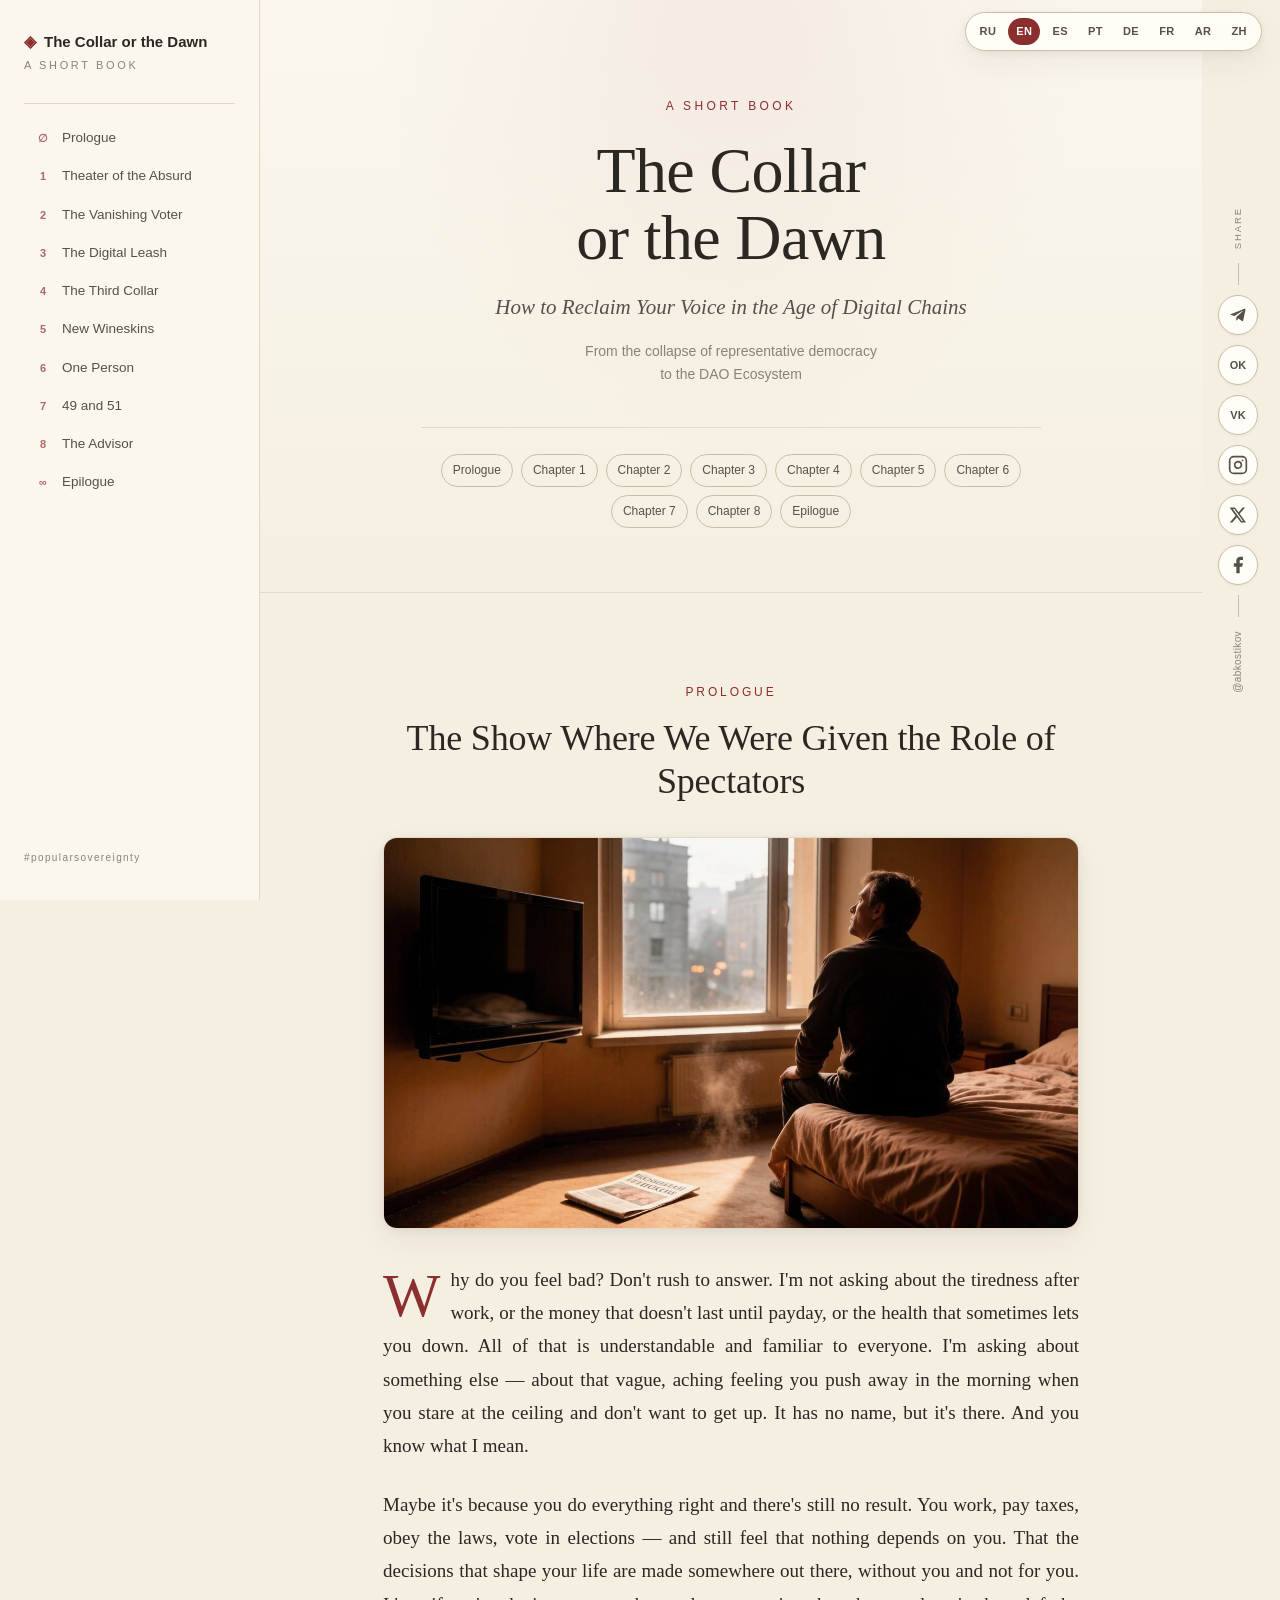
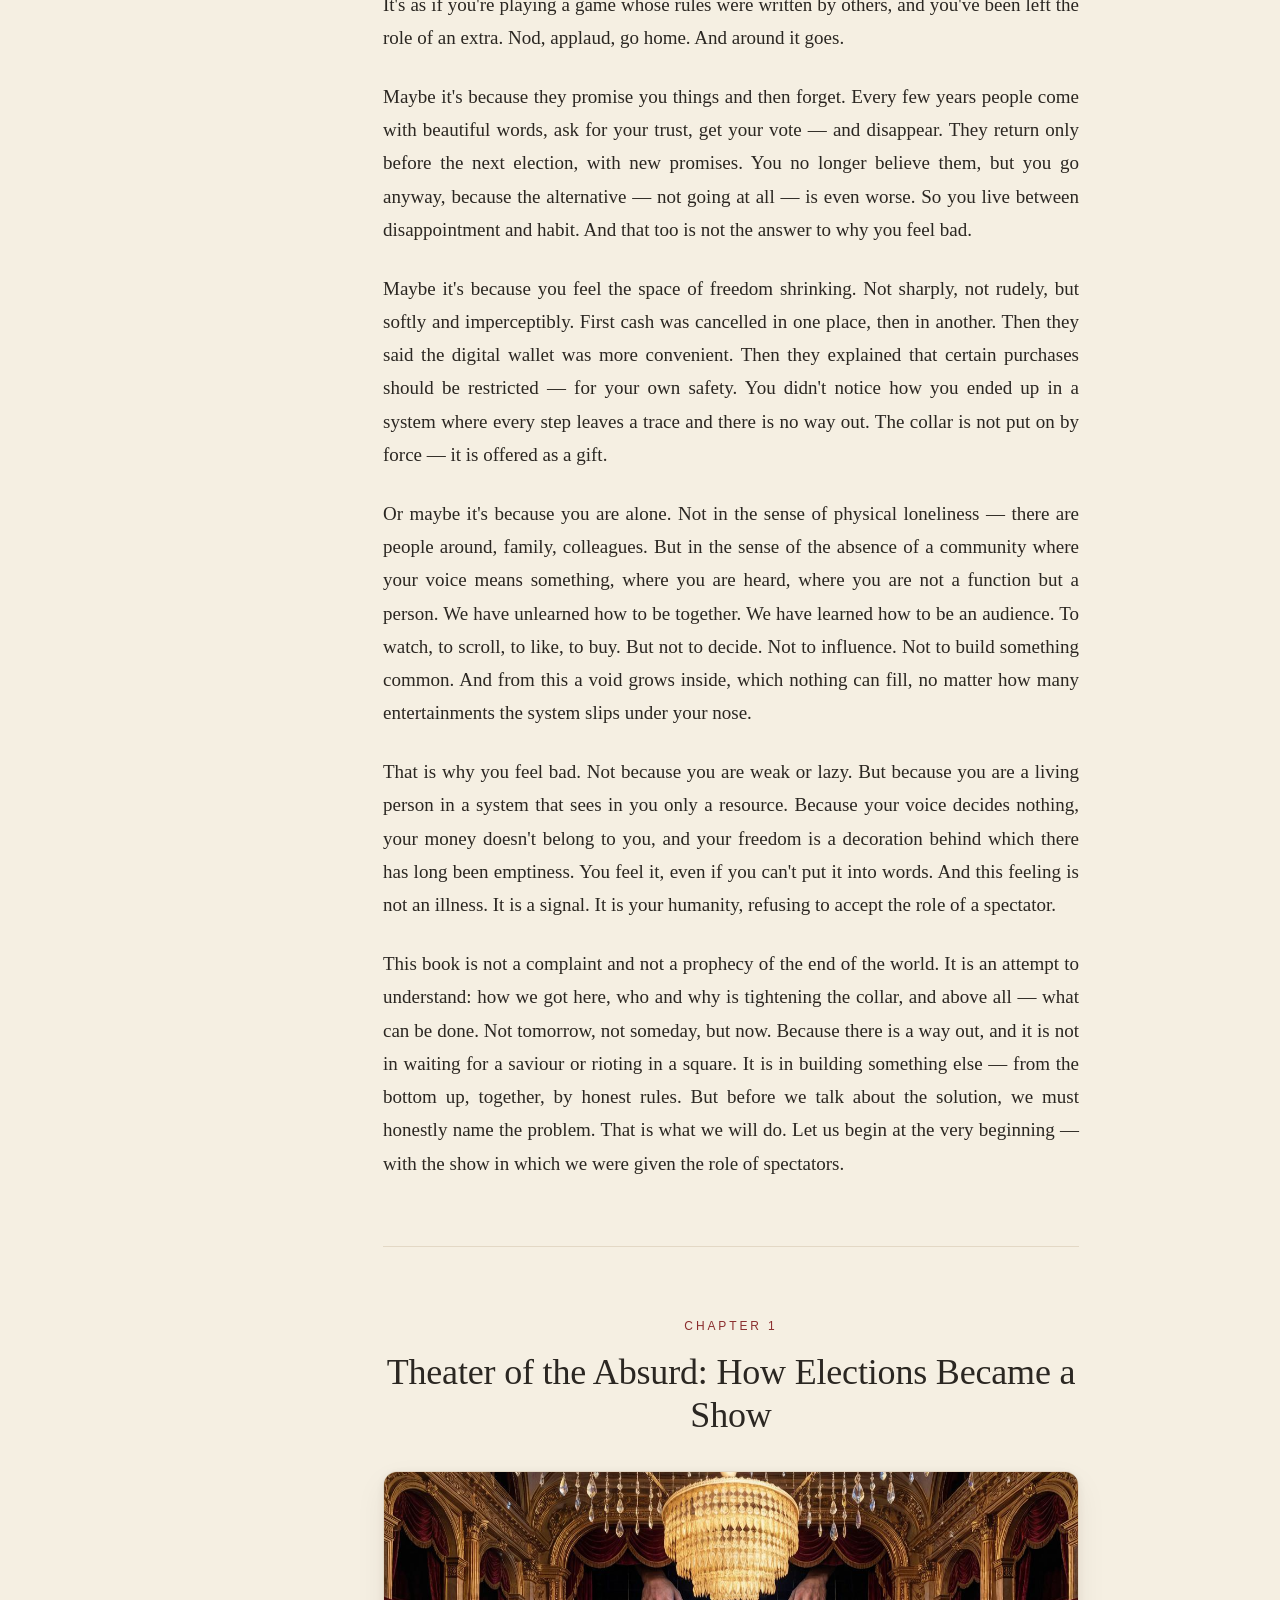
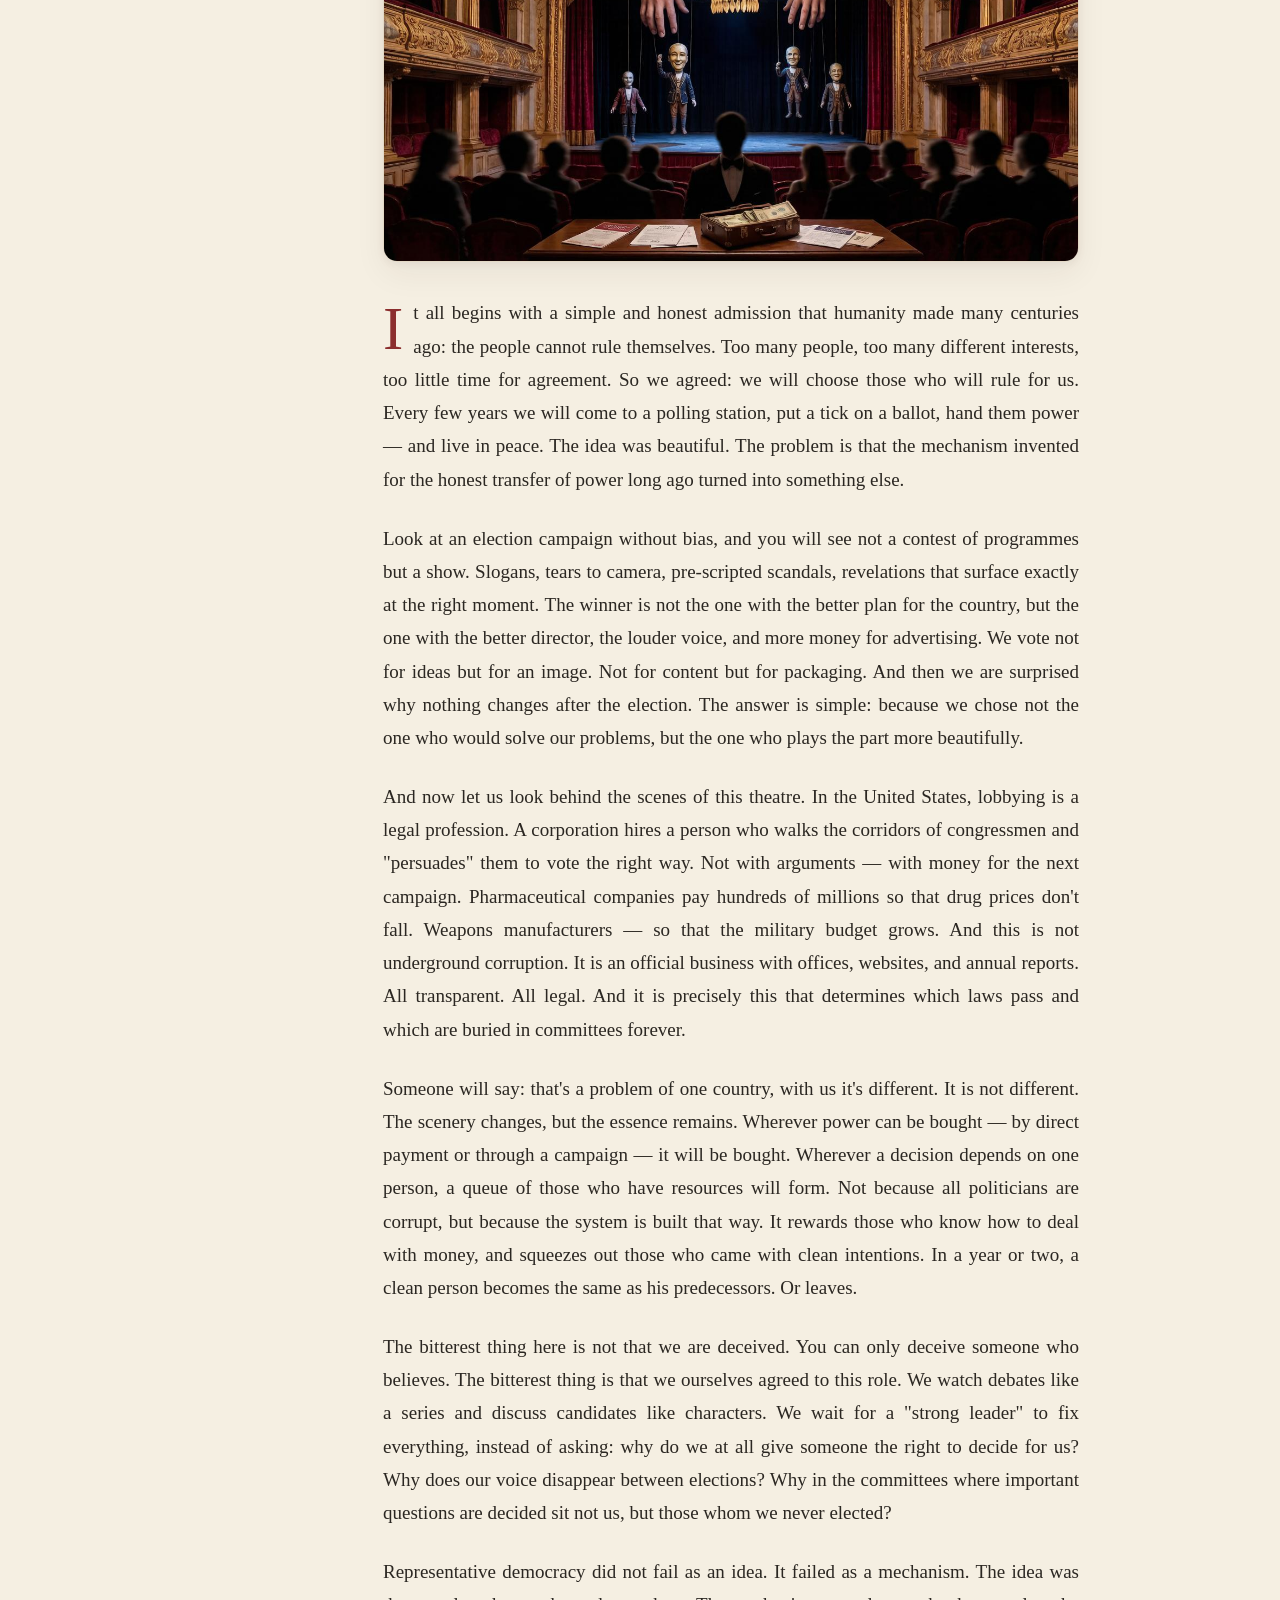
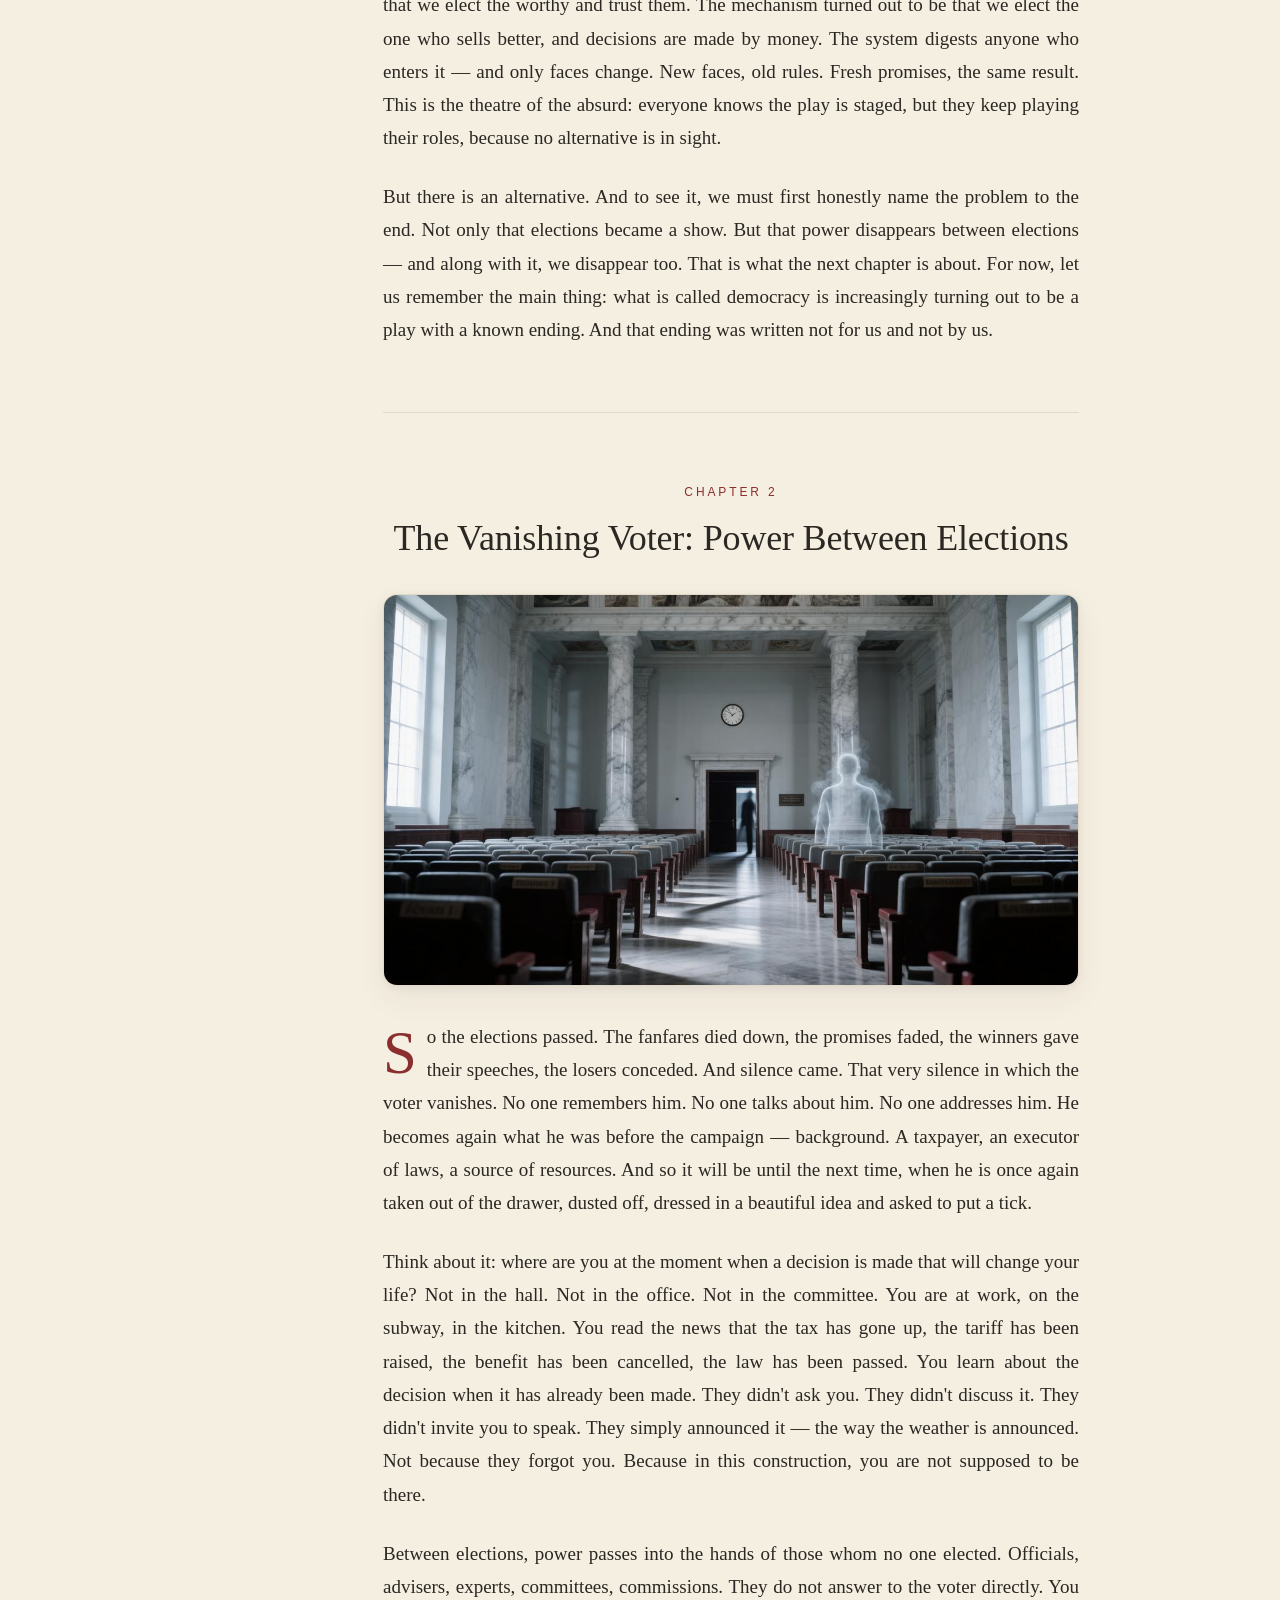
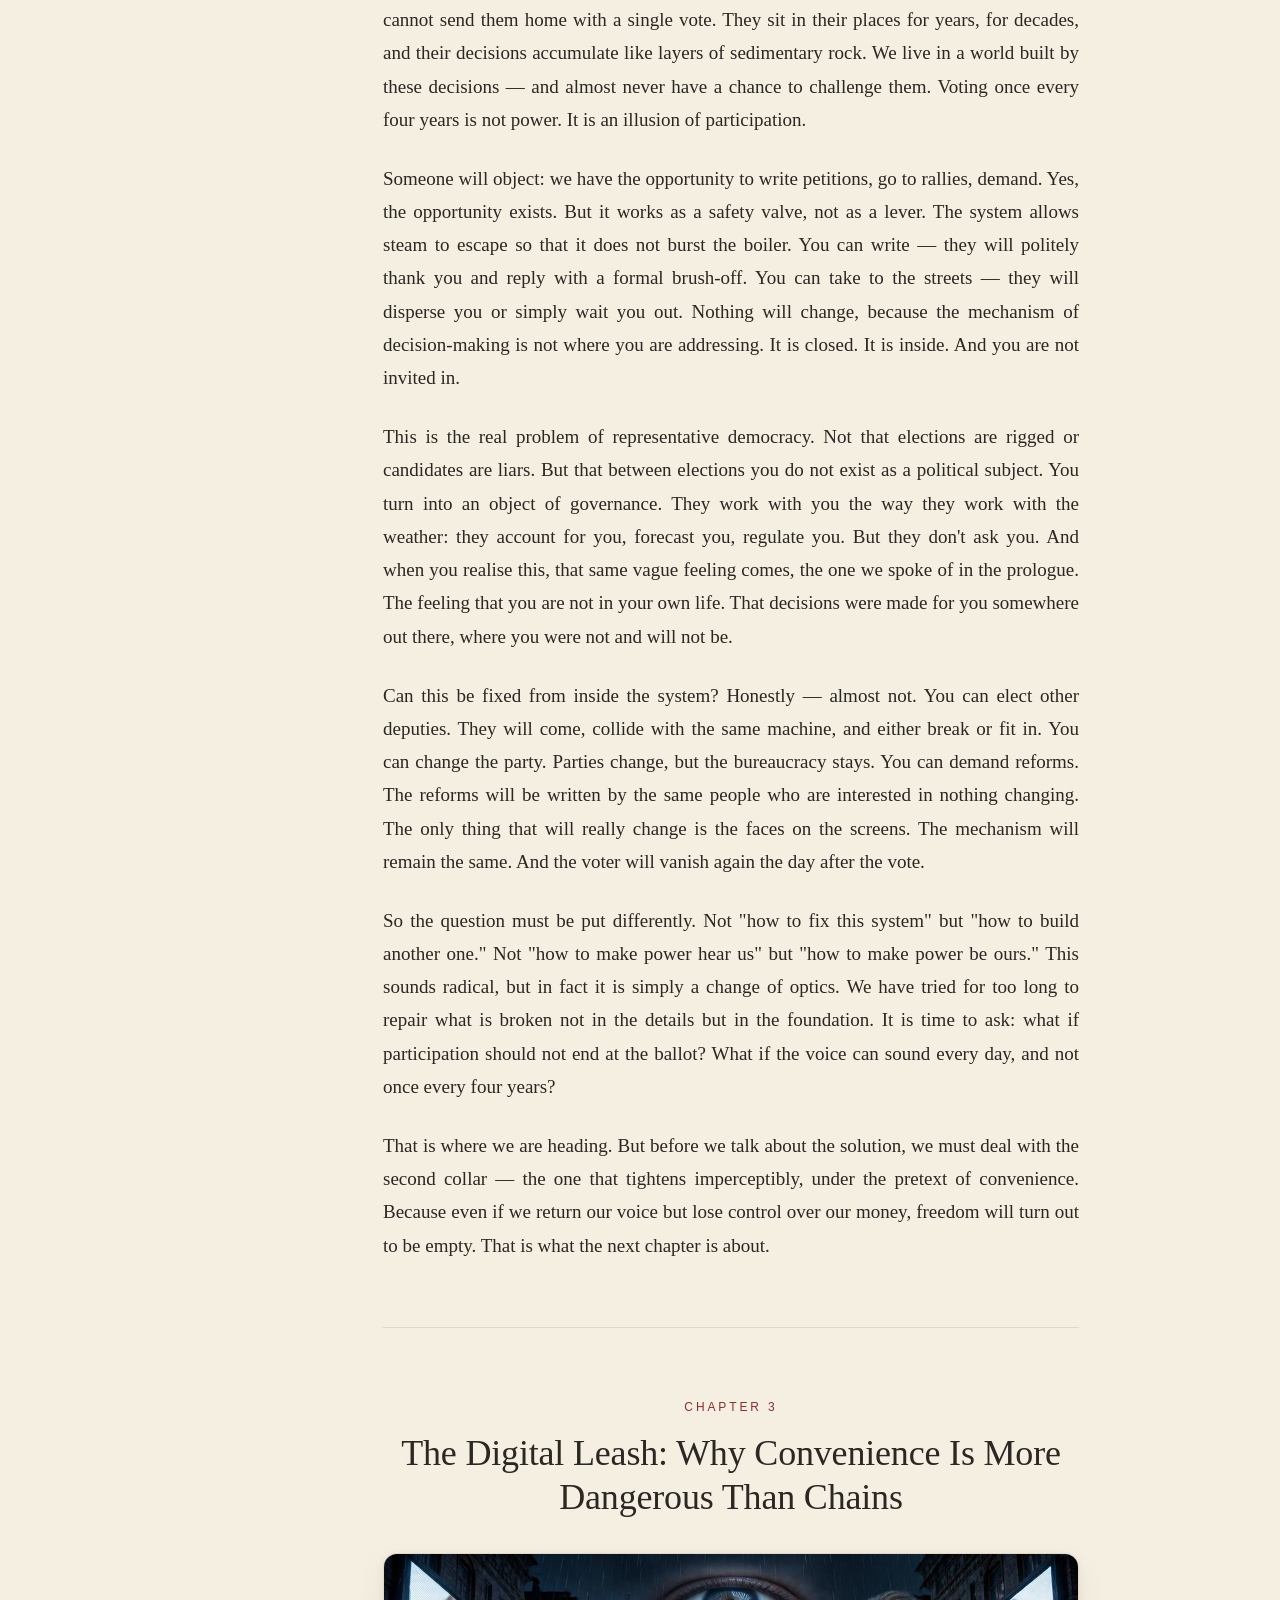
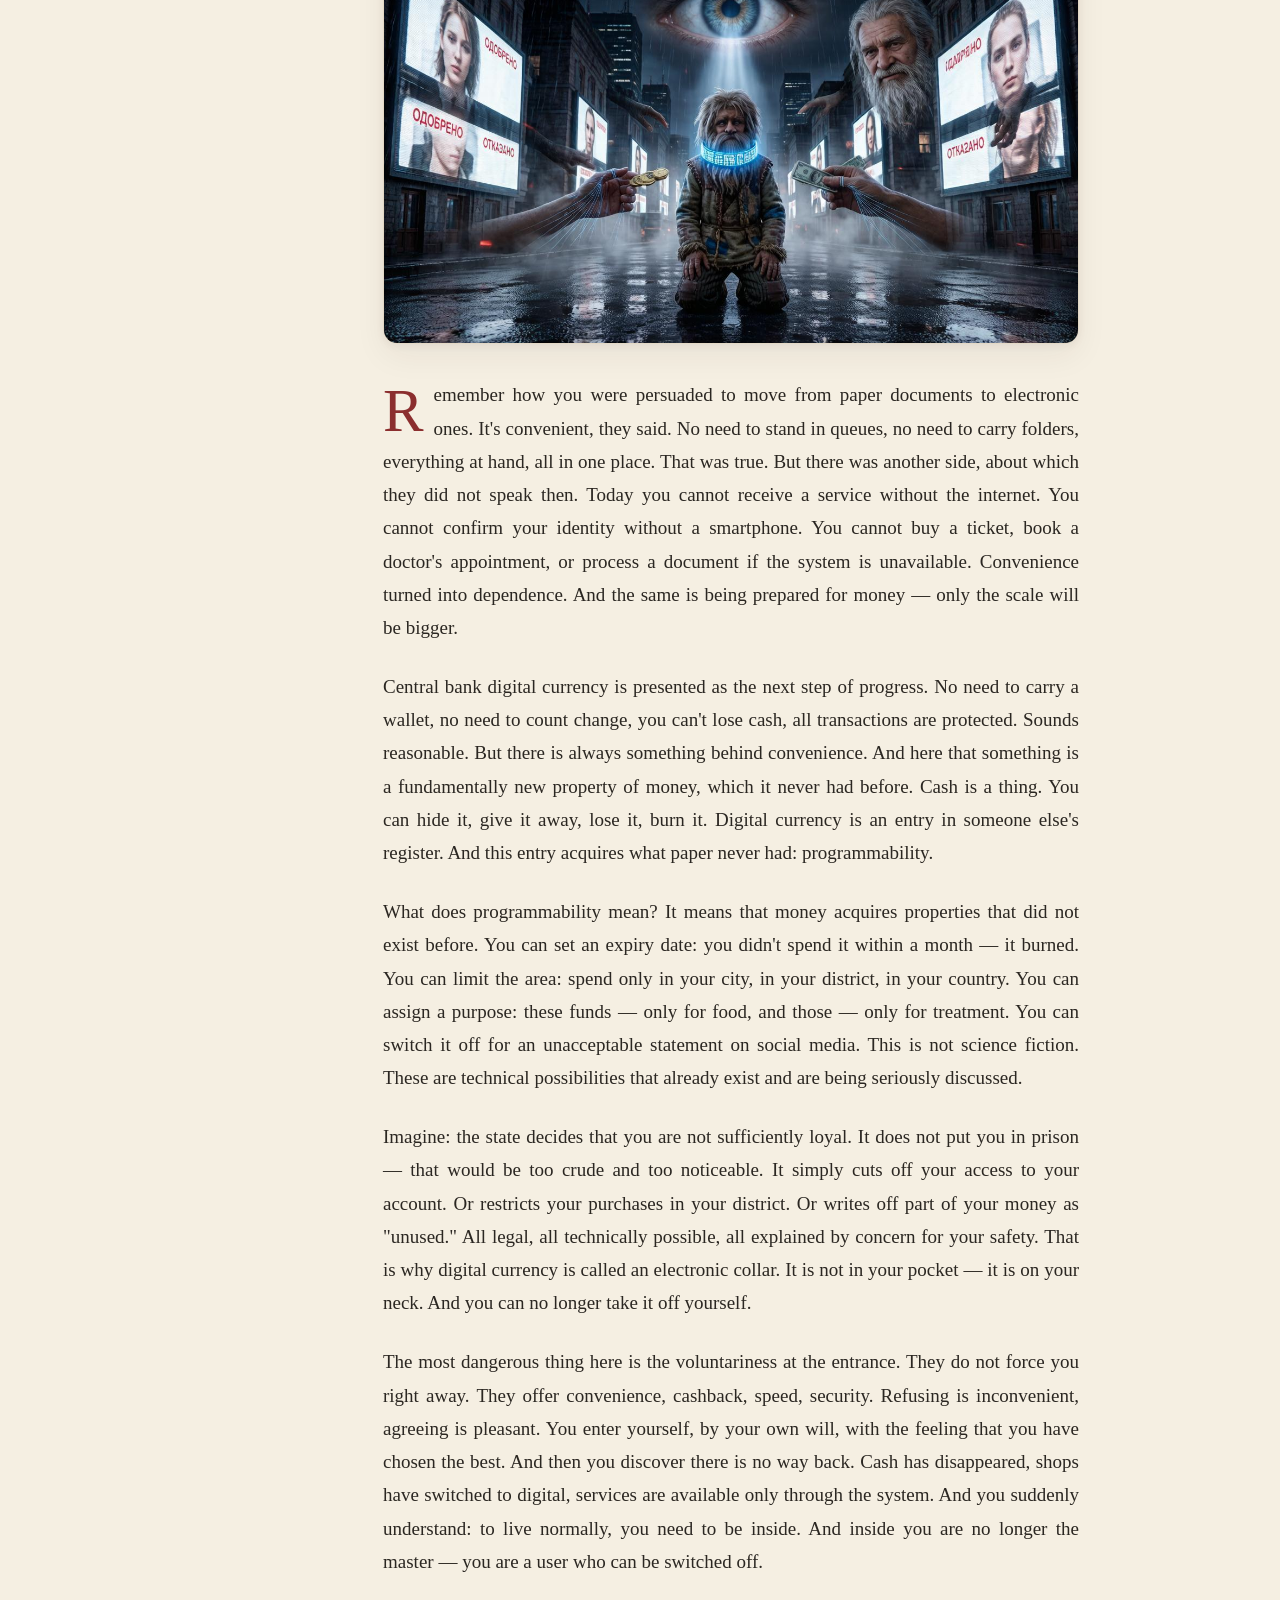
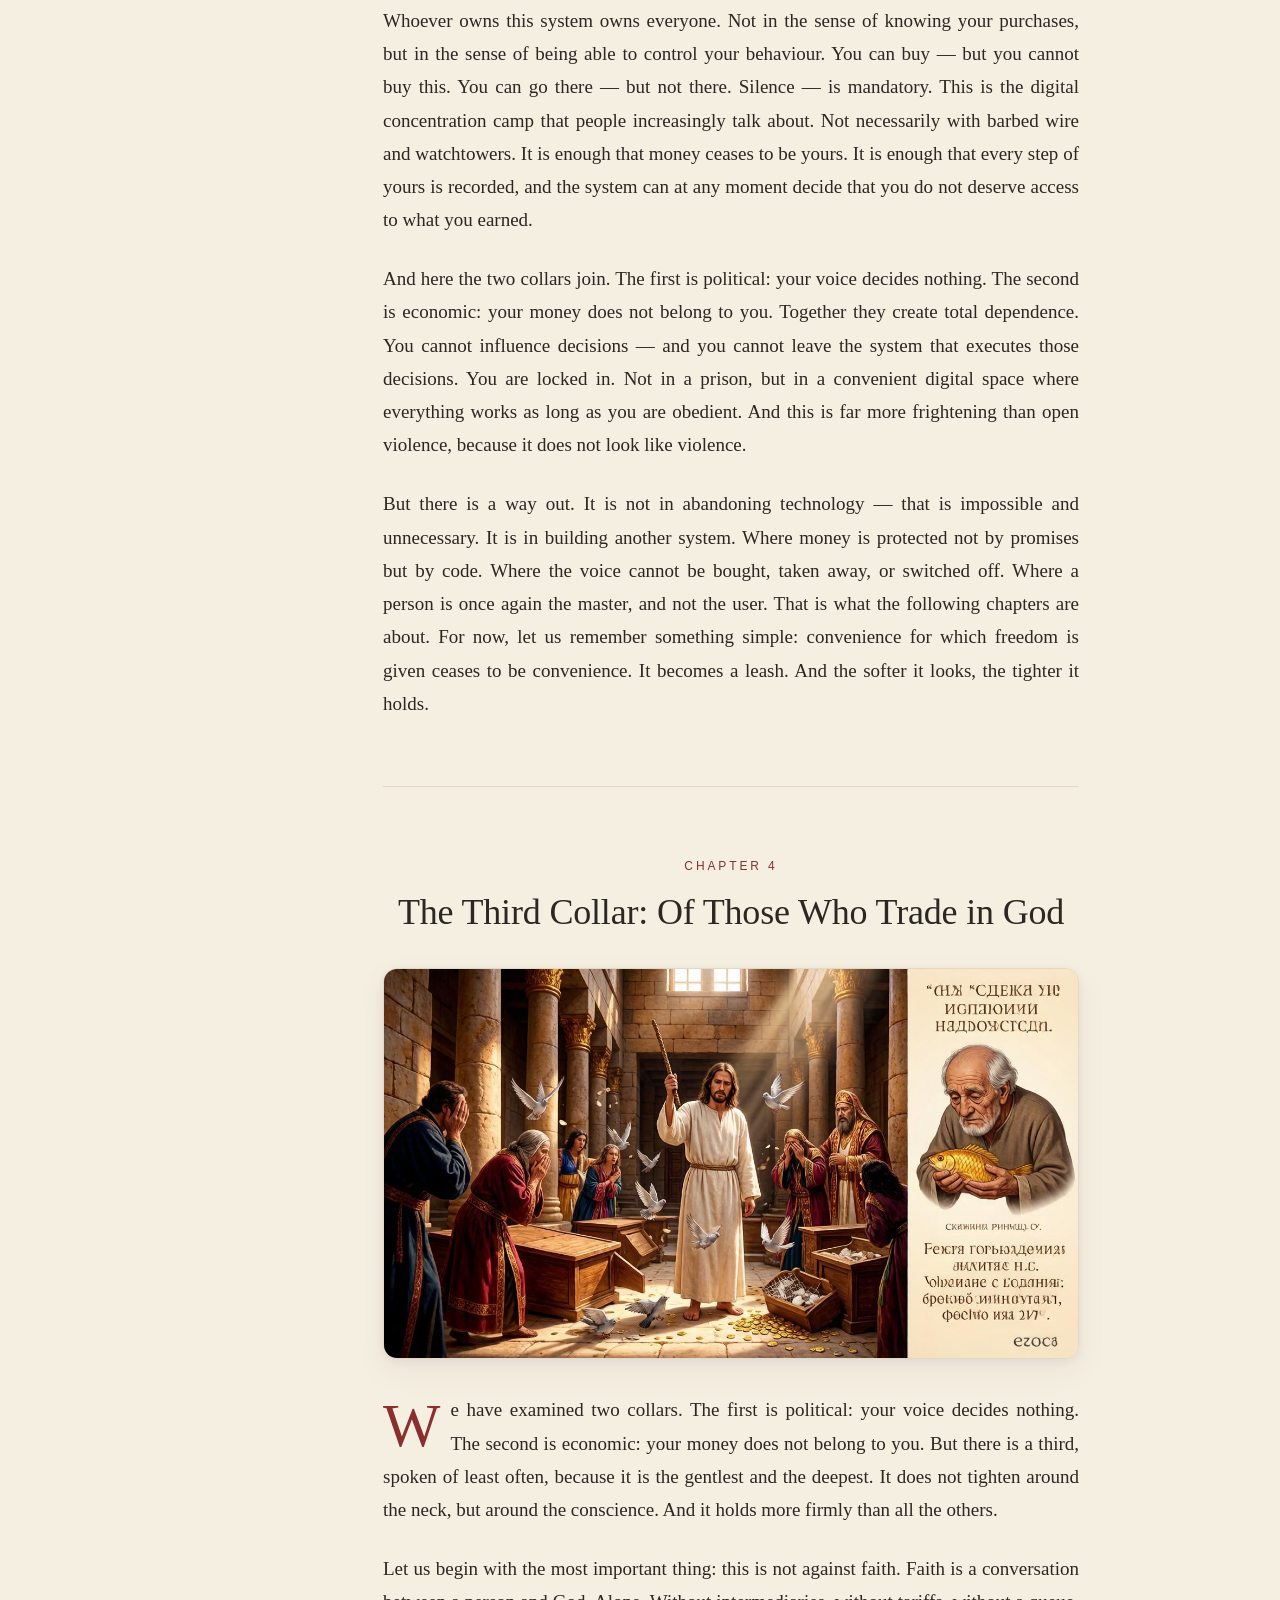
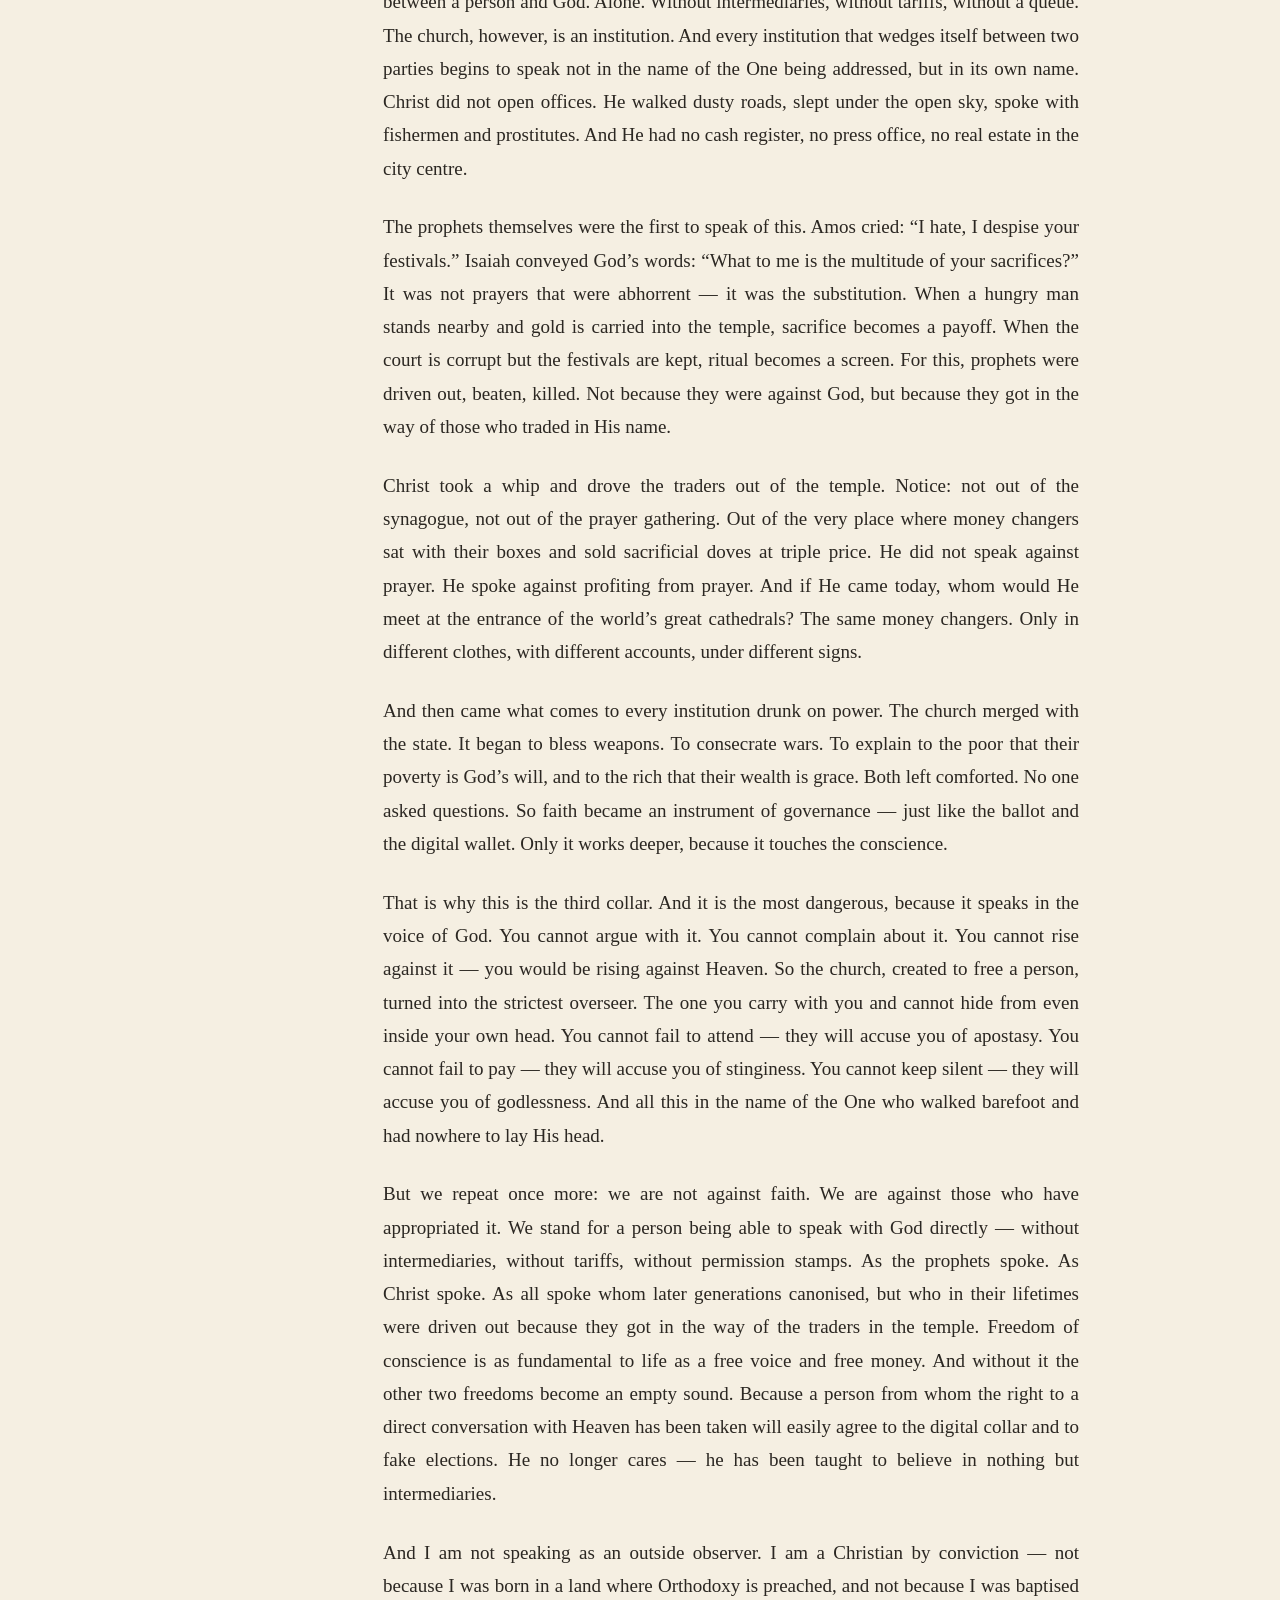
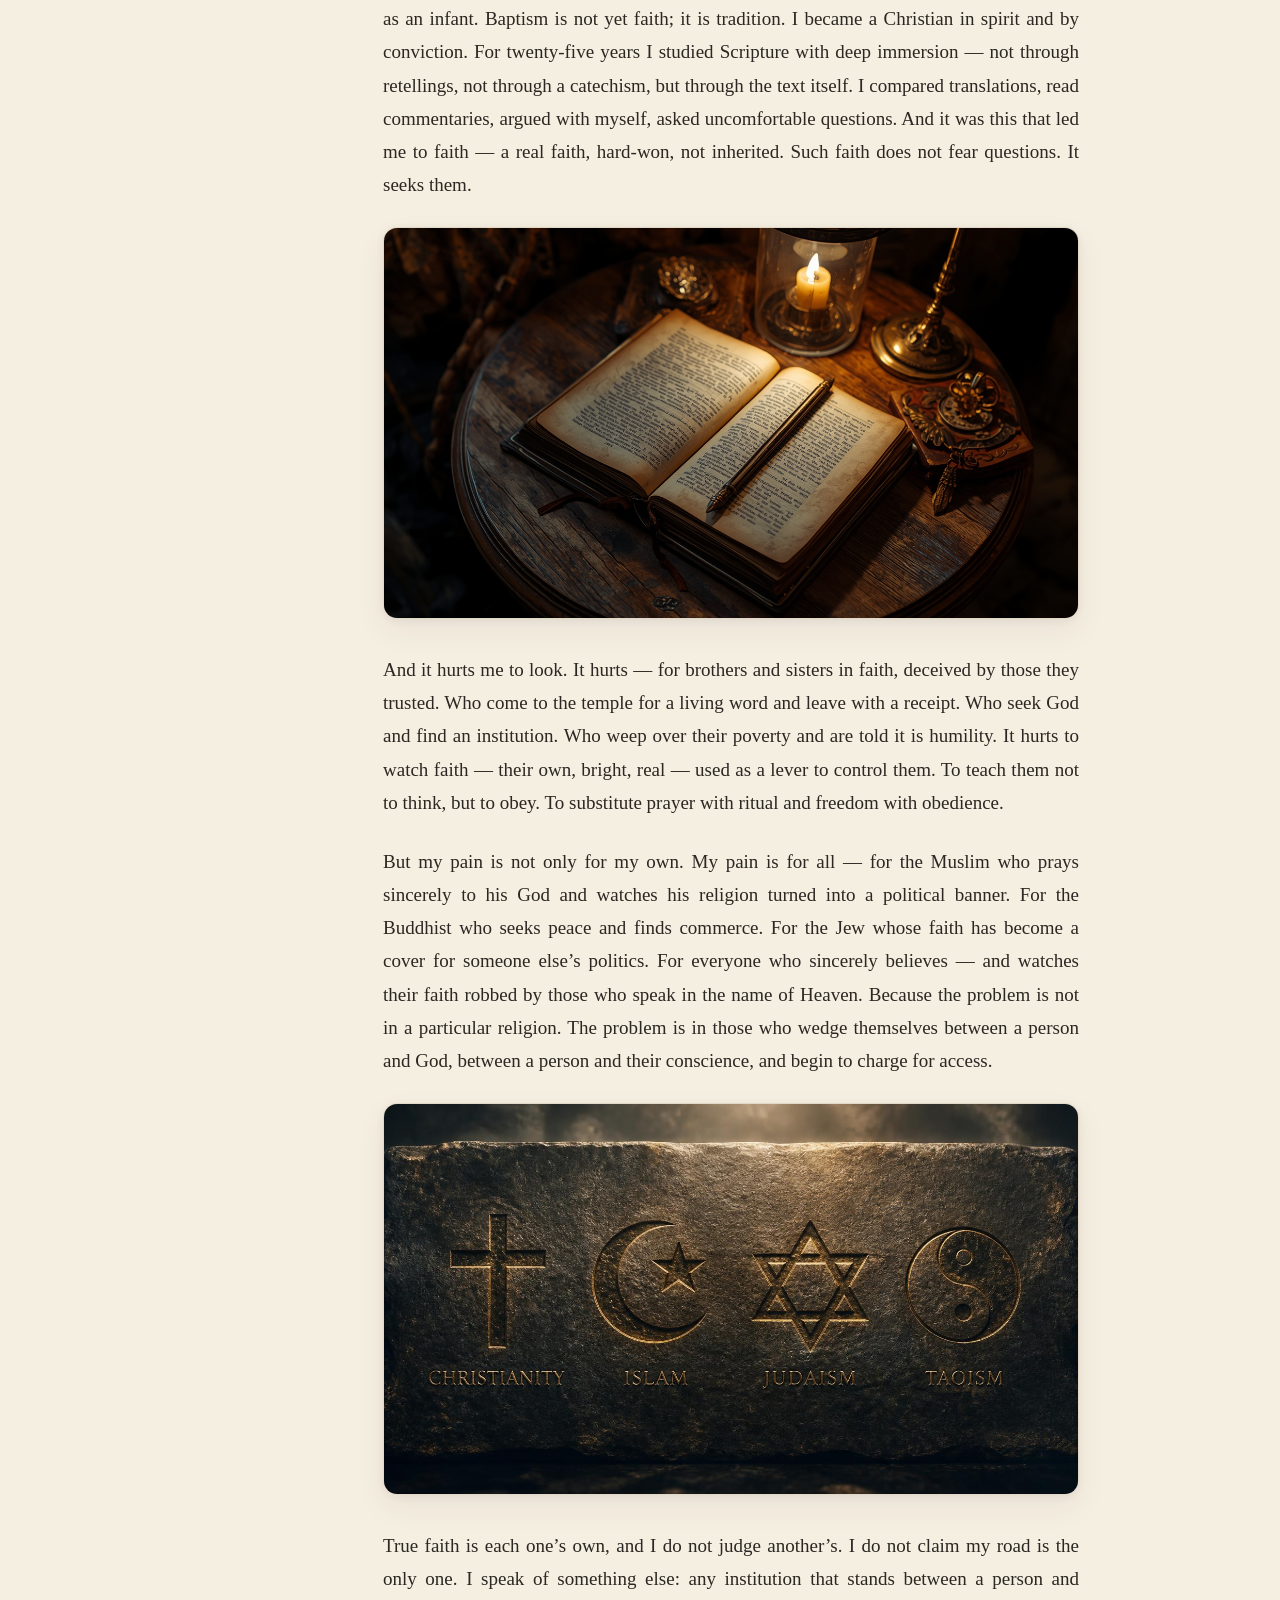
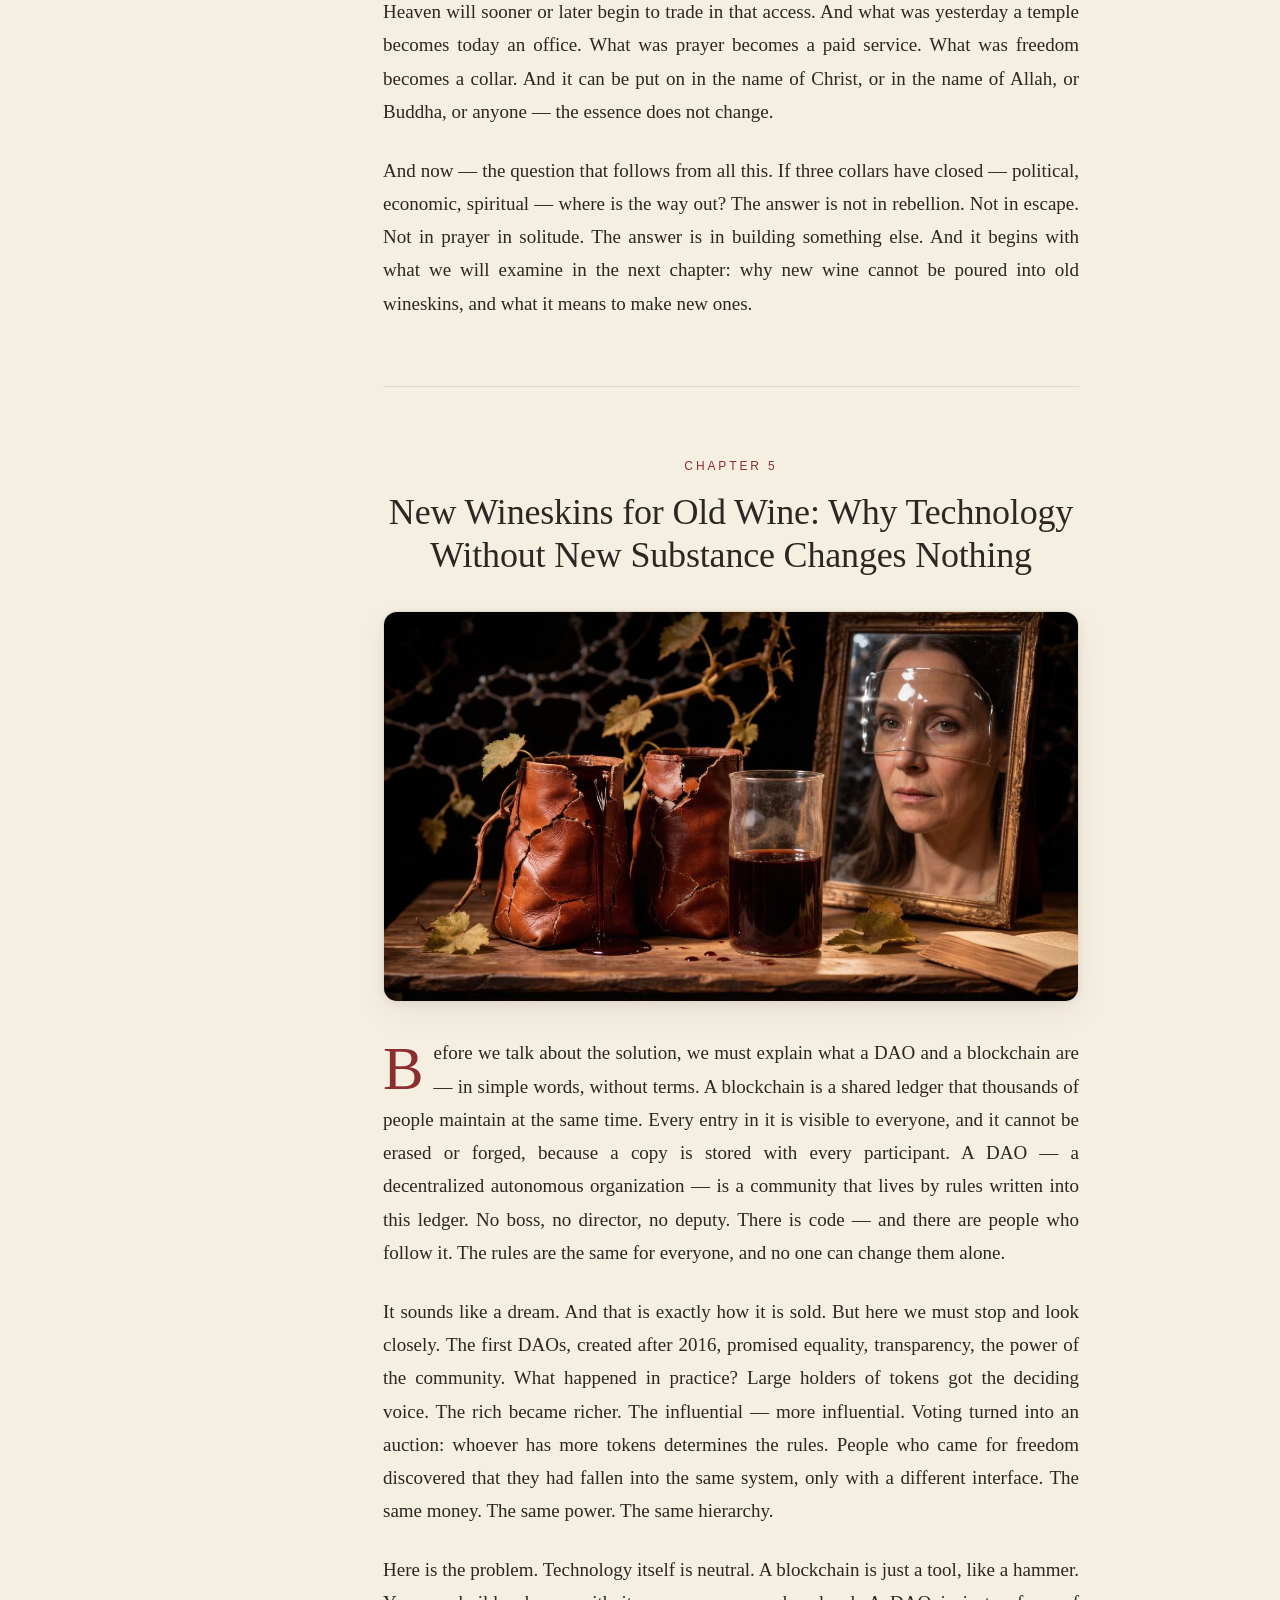
<file: en/index.html>
<!DOCTYPE html>
<html lang="en" prefix="og: https://ogp.me/ns# book: https://ogp.me/ns/book#">
<head>
  <meta charset="UTF-8">
  <meta name="viewport" content="width=device-width, initial-scale=1.0, viewport-fit=cover">
  <meta http-equiv="X-UA-Compatible" content="IE=edge">
  <meta name="theme-color" content="#8b2e2e">
  <meta name="color-scheme" content="light">

  <title>The Collar or the Dawn — How to Reclaim Your Voice in the Age of Digital Chains</title>
  <meta name="description" content="A short book about the collapse of representative democracy, digital control through CBDCs, and the DAO Ecosystem on blockchain with an AI advisor. Prologue, seven chapters, and an epilogue on popular sovereignty, freedom, and a new social order.">
  <meta name="keywords" content="democracy, DAO, blockchain, CBDC, digital concentration camp, freedom, popular sovereignty, decentralization, smart contracts, cryptocurrency, digital dollar, digital euro, artificial intelligence, self-governance, civil society, one person one vote, dystopia, future, technology, politics, economy">
  <meta name="author" content="Aleksey Kostikov">
  <meta name="creator" content="Aleksey Kostikov">
  <meta name="publisher" content="Popular Sovereignty">
  <meta name="robots" content="index, follow, max-image-preview:large, max-snippet:-1, max-video-preview:-1">
  <meta name="googlebot" content="index, follow">
  <meta name="rating" content="general">
  <meta name="referrer" content="strict-origin-when-cross-origin">

  <link rel="canonical" href="https://alekseykostikov66.github.io/en/">
  <link rel="alternate" hreflang="ru" href="https://alekseykostikov66.github.io/">
  <link rel="alternate" hreflang="en" href="https://alekseykostikov66.github.io/en/">
  <link rel="alternate" hreflang="es" href="https://alekseykostikov66.github.io/es/">
  <link rel="alternate" hreflang="pt" href="https://alekseykostikov66.github.io/pt/">
  <link rel="alternate" hreflang="de" href="https://alekseykostikov66.github.io/de/">
  <link rel="alternate" hreflang="fr" href="https://alekseykostikov66.github.io/fr/">
  <link rel="alternate" hreflang="ar" href="https://alekseykostikov66.github.io/ar/">
  <link rel="alternate" hreflang="zh" href="https://alekseykostikov66.github.io/zh/">
  <link rel="alternate" hreflang="x-default" href="https://alekseykostikov66.github.io/">

  <meta property="og:type" content="book">
  <meta property="og:site_name" content="The Collar or the Dawn">
  <meta property="og:title" content="The Collar or the Dawn — How to Reclaim Your Voice in the Age of Digital Chains">
  <meta property="og:description" content="A short book about the collapse of democracy, the digital CBDC collar, and the DAO Ecosystem with an AI advisor. From diagnosis — to solution.">
  <meta property="og:url" content="https://alekseykostikov66.github.io/en/">
  <meta property="og:image" content="https://alekseykostikov66.github.io/img/og-cover.jpg">
  <meta property="og:image:width" content="1200">
  <meta property="og:image:height" content="630">
  <meta property="og:image:alt" content="The Collar or the Dawn — book cover">
  <meta property="og:locale" content="en_US">
  <meta property="og:locale:alternate" content="ru_RU">
  <meta property="og:locale:alternate" content="es_ES">
  <meta property="og:locale:alternate" content="pt_BR">
  <meta property="og:locale:alternate" content="de_DE">
  <meta property="og:locale:alternate" content="fr_FR">
  <meta property="og:locale:alternate" content="ar_AR">
  <meta property="og:locale:alternate" content="zh_CN">

  <meta property="book:author" content="Aleksey Kostikov">
  <meta property="book:tag" content="democracy">
  <meta property="book:tag" content="DAO">
  <meta property="book:tag" content="blockchain">
  <meta property="book:tag" content="CBDC">
  <meta property="book:tag" content="freedom">
  <meta property="book:release_date" content="2026-10-10">

  <meta name="twitter:card" content="summary_large_image">
  <meta name="twitter:site" content="@abkostikov">
  <meta name="twitter:creator" content="@abkostikov">
  <meta name="twitter:title" content="The Collar or the Dawn — How to Reclaim Your Voice">
  <meta name="twitter:description" content="A short book about the collapse of democracy, the digital CBDC collar, and the DAO Ecosystem with an AI advisor.">
  <meta name="twitter:image" content="https://alekseykostikov66.github.io/img/og-cover.jpg">
  <meta name="twitter:image:alt" content="The Collar or the Dawn — book cover">

  <link rel="icon" type="image/svg+xml" href="data:image/svg+xml,%3Csvg xmlns='http://www.w3.org/2000/svg' viewBox='0 0 100 100'%3E%3Crect width='100' height='100' fill='%238b2e2e'/%3E%3Ctext x='50' y='68' font-size='62' text-anchor='middle' fill='%23f5efe2' font-family='Georgia,serif'%3E◈%3C/text%3E%3C/svg%3E">
  <link rel="apple-touch-icon" href="data:image/svg+xml,%3Csvg xmlns='http://www.w3.org/2000/svg' viewBox='0 0 100 100'%3E%3Crect width='100' height='100' fill='%238b2e2e'/%3E%3Ctext x='50' y='68' font-size='62' text-anchor='middle' fill='%23f5efe2' font-family='Georgia,serif'%3E◈%3C/text%3E%3C/svg%3E">
  <link rel="preconnect" href="https://t.me" crossorigin>

  <script type="application/ld+json">
  {
    "@context": "https://schema.org",
    "@graph": [
      {
        "@type": "Book",
        "@id": "https://alekseykostikov66.github.io/en/#book",
        "name": "The Collar or the Dawn",
        "alternateName": "How to Reclaim Your Voice in the Age of Digital Chains",
        "description": "A short book about the collapse of representative democracy, digital control through CBDCs, and the DAO Ecosystem on blockchain with an AI advisor.",
        "bookFormat": "https://schema.org/EBook",
        "inLanguage": "en",
        "numberOfPages": 40,
        "genre": ["Politics", "Philosophy", "Technology", "Essays"],
        "keywords": "democracy, DAO, blockchain, CBDC, freedom, popular sovereignty, digital control, decentralization",
        "datePublished": "2026-10-10",
        "author": {
          "@type": "Person",
          "name": "Aleksey Kostikov",
          "url": "https://t.me/narodnoe_samoderjavie",
          "sameAs": [
            "https://twitter.com/abkostikov",
            "https://vk.com/abkostikov",
            "https://ok.ru/abkostikov",
            "https://instagram.com/abkostikov",
            "https://facebook.com/abkostikov"
          ]
        },
        "publisher": {
          "@type": "Organization",
          "name": "Popular Sovereignty",
          "url": "https://t.me/s/narodnoe_samoderjavie"
        },
        "image": "https://alekseykostikov66.github.io/img/og-cover.jpg",
        "url": "https://alekseykostikov66.github.io/en/",
        "hasPart": [
          { "@type": "Chapter", "name": "Prologue. The Show Where We Were Given the Role of Spectators", "position": 0 },
          { "@type": "Chapter", "name": "Chapter 1. Theater of the Absurd: How Elections Became a Show", "position": 1 },
          { "@type": "Chapter", "name": "Chapter 2. The Vanishing Voter: Power Between Elections", "position": 2 },
          { "@type": "Chapter", "name": "Chapter 3. The Digital Leash: Why Convenience Is More Dangerous Than Chains", "position": 3 },
          { "@type": "Chapter", "name": "Chapter 4. The Third Collar: Of Those Who Trade in God", "position": 4 },
          { "@type": "Chapter", "name": "Chapter 5. New Wineskins for Old Wine", "position": 5 },
          { "@type": "Chapter", "name": "Chapter 6. One Person — One Vote", "position": 6 },
          { "@type": "Chapter", "name": "Chapter 7. 49 and 51: An Economy Where No One Can Become a Master", "position": 7 },
          { "@type": "Chapter", "name": "Chapter 8. An Advisor, Not a Dictator", "position": 8 },
          { "@type": "Chapter", "name": "Epilogue. The Dawn Begins With One", "position": 9 }
        ]
      },
      {
        "@type": "WebSite",
        "@id": "https://alekseykostikov66.github.io/en/#website",
        "url": "https://alekseykostikov66.github.io/en/",
        "name": "The Collar or the Dawn",
        "inLanguage": "en",
        "publisher": { "@id": "https://alekseykostikov66.github.io/en/#book" }
      }
    ]
  }
  </script>

  <style>
:root {
  --bg: #f5efe2;
  --bg-alt: #fbf7ee;
  --paper: #fffdf7;
  --ink: #2b2722;
  --ink-soft: #57504a;
  --ink-muted: #8a817a;
  --accent: #8b2e2e;
  --accent-soft: #b85a5a;
  --line: #e3d8c5;
  --line-strong: #cbbda3;
  --shadow: 0 2px 8px rgba(43, 39, 34, 0.06), 0 12px 32px rgba(43, 39, 34, 0.06);
  --radius: 14px;
  --maxw: 760px;
  --sidebar-w: 260px;
  --social-w: 78px;
  --serif: Georgia, "Iowan Old Style", "Times New Roman", "Noto Serif", serif;
  --sans: -apple-system, BlinkMacSystemFont, "Segoe UI", Roboto, "Helvetica Neue", Arial, sans-serif;
}
* { box-sizing: border-box; }
html { scroll-behavior: smooth; scroll-padding-top: 90px; }
body { margin: 0; font-family: var(--serif); font-size: 19px; line-height: 1.75; color: var(--ink); background: var(--bg); -webkit-font-smoothing: antialiased; text-rendering: optimizeLegibility; }
.progress-bar { position: fixed; top: 0; left: 0; height: 3px; width: 0%; background: var(--accent); z-index: 200; transition: width 0.12s linear; }
.lang-switch { position: fixed; top: 12px; right: 18px; display: flex; gap: 4px; z-index: 180; background: rgba(255, 253, 247, 0.94); backdrop-filter: blur(6px); -webkit-backdrop-filter: blur(6px); padding: 5px 6px; border-radius: 999px; border: 1px solid var(--line-strong); box-shadow: var(--shadow); font-family: var(--sans); }
.lang-switch a { font-size: 11px; font-weight: 600; letter-spacing: 0.04em; color: var(--ink-soft); text-decoration: none; padding: 4px 8px; border-radius: 999px; transition: background 0.15s, color 0.15s; text-transform: uppercase; }
.lang-switch a:hover { background: var(--line); color: var(--ink); }
.lang-switch a.active { background: var(--accent); color: #fff; }
.sidebar-left { position: fixed; top: 0; left: 0; bottom: 0; width: var(--sidebar-w); background: var(--bg-alt); border-right: 1px solid var(--line); padding: 32px 24px 24px; overflow-y: auto; z-index: 100; }
.sidebar-inner { display: flex; flex-direction: column; min-height: 100%; }
.brand { display: inline-flex; align-items: center; gap: 8px; font-family: var(--sans); font-size: 15px; font-weight: 600; color: var(--ink); text-decoration: none; line-height: 1.25; }
.brand:hover { color: var(--accent); }
.brand-mark { color: var(--accent); font-size: 16px; flex-shrink: 0; }
.brand-sub { font-family: var(--sans); font-size: 11px; letter-spacing: 0.24em; text-transform: uppercase; color: var(--ink-muted); margin: 4px 0 28px; }
.toc-nav { display: flex; flex-direction: column; gap: 2px; padding-top: 16px; border-top: 1px solid var(--line); }
.toc-nav a { display: flex; align-items: baseline; gap: 10px; font-family: var(--sans); font-size: 13.5px; color: var(--ink-soft); text-decoration: none; padding: 9px 10px; border-radius: 8px; transition: background 0.15s, color 0.15s; line-height: 1.35; }
.toc-nav a:hover { background: var(--paper); color: var(--ink); }
.toc-nav a.active { background: var(--accent); color: #fff; }
.toc-nav a.active .toc-num { color: #fff; opacity: 0.85; }
.toc-num { display: inline-block; min-width: 18px; font-size: 11px; font-weight: 600; color: var(--accent); opacity: 0.7; text-align: center; flex-shrink: 0; }
.sidebar-foot { margin-top: auto; padding-top: 24px; font-family: var(--sans); font-size: 10px; letter-spacing: 0.14em; color: var(--ink-muted); text-transform: lowercase; }
.sidebar-right { position: fixed; top: 50%; right: 18px; transform: translateY(-50%); display: flex; flex-direction: column; align-items: center; gap: 10px; z-index: 100; padding: 4px; }
.social-label { font-family: var(--sans); font-size: 9.5px; letter-spacing: 0.2em; text-transform: uppercase; color: var(--ink-muted); writing-mode: vertical-rl; transform: rotate(180deg); margin-bottom: 4px; }
.social-line { width: 1px; height: 22px; background: var(--line-strong); }
.social-handle { font-family: var(--sans); font-size: 10px; letter-spacing: 0.04em; color: var(--ink-muted); writing-mode: vertical-rl; transform: rotate(180deg); margin-top: 4px; }
.social { display: flex; align-items: center; justify-content: center; width: 40px; height: 40px; border-radius: 50%; background: var(--paper); border: 1px solid var(--line-strong); color: var(--ink-soft); text-decoration: none; font-family: var(--sans); font-size: 11px; font-weight: 700; transition: transform 0.15s, background 0.15s, color 0.15s, border-color 0.15s, box-shadow 0.15s; box-shadow: 0 1px 3px rgba(43, 39, 34, 0.05); }
.social svg { fill: currentColor; }
.social-ig svg { fill: none; }
.social:hover { transform: translateY(-2px) scale(1.05); color: #fff; border-color: transparent; box-shadow: 0 6px 16px rgba(43, 39, 34, 0.18); }
.social-tg:hover { background: #229ED9; }
.social-ok:hover { background: #EE8208; }
.social-vk:hover { background: #0077FF; }
.social-ig:hover { background: #E1306C; }
.social-tw:hover { background: #0f0f0f; }
.social-fb:hover { background: #1877F2; }
.mobile-header { display: none; position: sticky; top: 0; z-index: 150; background: rgba(245, 239, 226, 0.96); backdrop-filter: saturate(140%) blur(8px); -webkit-backdrop-filter: saturate(140%) blur(8px); border-bottom: 1px solid var(--line); }
.mobile-inner { display: flex; align-items: center; justify-content: space-between; padding: 12px 18px; gap: 12px; min-height: 56px; }
.brand-mobile { font-size: 14px; flex: 1; min-width: 0; }
.brand-mobile .brand-text { overflow: hidden; text-overflow: ellipsis; white-space: nowrap; }
.menu-toggle { width: 40px; height: 40px; background: transparent; border: 1px solid var(--line-strong); border-radius: 8px; cursor: pointer; padding: 9px 8px; display: flex; flex-direction: column; justify-content: space-between; flex-shrink: 0; }
.menu-toggle span { display: block; height: 2px; background: var(--ink); border-radius: 2px; transition: transform 0.2s, opacity 0.2s; }
.menu-toggle.open span:nth-child(1) { transform: translateY(9px) rotate(45deg); }
.menu-toggle.open span:nth-child(2) { opacity: 0; }
.menu-toggle.open span:nth-child(3) { transform: translateY(-9px) rotate(-45deg); }
.mobile-nav { display: flex; flex-direction: column; gap: 0; background: var(--paper); border-top: 1px solid var(--line); padding: 0 12px; max-height: 0; overflow: hidden; transition: max-height 0.28s ease, padding 0.28s ease; }
.mobile-nav.open { max-height: 70vh; overflow-y: auto; padding-top: 8px; padding-bottom: 14px; }
.mobile-nav a { font-family: var(--sans); font-size: 14.5px; color: var(--ink-soft); text-decoration: none; padding: 12px 14px; border-radius: 8px; transition: background 0.15s, color 0.15s; }
.mobile-nav a:hover, .mobile-nav a.active { background: var(--accent); color: #fff; }
.main-content { margin-left: var(--sidebar-w); margin-right: var(--social-w); min-height: 100vh; }
.cover { padding: 96px 24px 64px; text-align: center; background: radial-gradient(ellipse at 50% 0%, rgba(139, 46, 46, 0.06), transparent 55%), linear-gradient(180deg, var(--bg-alt), var(--bg)); border-bottom: 1px solid var(--line); }
.cover-inner { max-width: 620px; margin: 0 auto; }
.cover-kicker { font-family: var(--sans); font-size: 12px; letter-spacing: 0.28em; text-transform: uppercase; color: var(--accent); margin: 0 0 20px; }
.cover-title { font-family: var(--serif); font-size: clamp(40px, 6vw, 64px); line-height: 1.05; margin: 0 0 18px; font-weight: 400; letter-spacing: -0.01em; }
.cover-subtitle { font-size: clamp(17px, 2.2vw, 21px); color: var(--ink-soft); margin: 0 0 14px; font-style: italic; }
.cover-tagline { font-family: var(--sans); font-size: 14px; color: var(--ink-muted); line-height: 1.6; margin: 0 0 42px; }
.cover-toc { display: flex; flex-wrap: wrap; gap: 8px; justify-content: center; padding-top: 26px; border-top: 1px solid var(--line); }
.cover-toc a { font-family: var(--sans); font-size: 12px; color: var(--ink-soft); text-decoration: none; padding: 5px 11px; border: 1px solid var(--line-strong); border-radius: 999px; transition: all 0.15s; }
.cover-toc a:hover { background: var(--accent); color: #fff; border-color: var(--accent); }
.book { max-width: var(--maxw); margin: 0 auto; padding: 20px 32px 60px; }
.chapter { padding: 60px 0 40px; border-bottom: 1px solid var(--line); }
.chapter:last-child { border-bottom: none; }
.chapter-header { text-align: center; margin-bottom: 34px; }
.chapter-number { display: inline-block; font-family: var(--sans); font-size: 12px; letter-spacing: 0.24em; text-transform: uppercase; color: var(--accent); margin-bottom: 14px; }
.chapter-header h2 { font-family: var(--serif); font-size: clamp(26px, 3.4vw, 36px); line-height: 1.2; margin: 0; font-weight: 400; letter-spacing: -0.005em; }
.chapter p { margin: 0 0 1.35em; text-align: justify; hyphens: auto; -webkit-hyphens: auto; }
.chapter p:first-of-type::first-letter { font-size: 3.2em; line-height: 0.9; float: left; padding: 6px 10px 0 0; font-weight: 400; color: var(--accent); }
.chapter-image { margin: 0 0 34px; border-radius: var(--radius); overflow: hidden; background: var(--bg-alt); border: 1px solid var(--line); box-shadow: var(--shadow); aspect-ratio: 16 / 9; position: relative; }
.chapter-image img { display: block; width: 100%; height: 100%; object-fit: cover; }
.chapter-image.image-missing::before { content: "📷  Image will appear here"; position: absolute; inset: 0; display: flex; align-items: center; justify-content: center; font-family: var(--sans); font-size: 13px; color: var(--ink-muted); letter-spacing: 0.05em; background: repeating-linear-gradient(45deg, #efe6d3 0 20px, #eadfc8 20px 40px); }
.chapter-image.image-missing img { opacity: 0; }
.site-footer { max-width: var(--maxw); margin: 0 auto; padding: 50px 32px 70px; text-align: center; font-family: var(--sans); font-size: 13px; color: var(--ink-muted); border-top: 1px solid var(--line); }
.footer-title { font-size: 13px; color: var(--ink-soft); margin: 0 0 20px; }
.footer-socials { display: none; flex-wrap: wrap; gap: 10px; justify-content: center; margin: 0 0 20px; }
.footer-handle { font-size: 12px; color: var(--accent-soft); margin: 0 0 10px; letter-spacing: 0.04em; }
.footer-hash { font-size: 11.5px; color: var(--ink-muted); word-break: break-word; line-height: 1.7; margin: 0; }
.to-top { position: fixed; right: 20px; bottom: 20px; width: 46px; height: 46px; border-radius: 50%; border: 1px solid var(--line-strong); background: var(--paper); color: var(--ink); font-size: 20px; cursor: pointer; opacity: 0; pointer-events: none; transform: translateY(10px); transition: opacity 0.25s, transform 0.25s, background 0.15s, color 0.15s; box-shadow: var(--shadow); z-index: 120; }
.to-top.show { opacity: 1; pointer-events: auto; transform: translateY(0); }
.to-top:hover { background: var(--accent); color: #fff; border-color: var(--accent); }
@media (max-width: 1100px) {
  .sidebar-left, .sidebar-right { display: none; }
  .mobile-header { display: block; }
  .main-content { margin-left: 0; margin-right: 0; }
  .footer-socials { display: flex; }
  .cover { padding: 56px 20px 44px; }
  .book { padding: 10px 22px 50px; }
  .chapter { padding: 44px 0 32px; }
  html { scroll-padding-top: 76px; }
  .lang-switch { top: auto; bottom: 76px; right: 14px; }
}
@media (max-width: 560px) {
  body { font-size: 17px; }
  .cover-title { font-size: 38px; }
  .cover-subtitle { font-size: 16px; }
  .chapter-header h2 { font-size: 23px; }
  .chapter-number { font-size: 11px; }
  .book { padding: 8px 18px 40px; }
  .chapter { padding: 40px 0 28px; }
  .chapter p { text-align: left; }
  .chapter p:first-of-type::first-letter { font-size: 2.6em; padding: 4px 8px 0 0; }
  .chapter-image { aspect-ratio: 4 / 3; }
  .site-footer { padding: 40px 18px 60px; }
  .to-top { width: 42px; height: 42px; right: 14px; bottom: 14px; font-size: 18px; }
  .lang-switch { bottom: 70px; }
}
@media print {
  .sidebar-left, .sidebar-right, .mobile-header, .to-top,
  .progress-bar, .cover-toc, .footer-socials, .lang-switch { display: none !important; }
  body { background: #fff; font-size: 12pt; color: #000; }
  .main-content { margin: 0; }
  .chapter { page-break-after: always; border: none; padding: 0; }
  .chapter-image { box-shadow: none; aspect-ratio: auto; }
}
  </style>
</head>
<body>

  <div class="progress-bar" id="progressBar"></div>

  <nav class="lang-switch" aria-label="Language">
    <a href="../index.html" hreflang="ru" lang="ru" title="Русский">RU</a>
    <a href="index.html" class="active" hreflang="en" lang="en" title="English">EN</a>
    <a href="../es/index.html" hreflang="es" lang="es" title="Español">ES</a>
    <a href="../pt/index.html" hreflang="pt" lang="pt" title="Português">PT</a>
    <a href="../de/index.html" hreflang="de" lang="de" title="Deutsch">DE</a>
    <a href="../fr/index.html" hreflang="fr" lang="fr" title="Français">FR</a>
    <a href="../ar/index.html" hreflang="ar" lang="ar" title="العربية">AR</a>
    <a href="../zh/index.html" hreflang="zh" lang="zh" title="中文">ZH</a>
  </nav>

  <aside class="sidebar-left" aria-label="Contents">
    <div class="sidebar-inner">
      <a href="#top" class="brand">
        <span class="brand-mark">◈</span>
        <span class="brand-text">The Collar or&nbsp;the Dawn</span>
      </a>
      <p class="brand-sub">a short book</p>
      <nav class="toc-nav">
        <a href="#prolog"><span class="toc-num">∅</span>Prologue</a>
        <a href="#chapter-1"><span class="toc-num">1</span>Theater of the Absurd</a>
        <a href="#chapter-2"><span class="toc-num">2</span>The Vanishing Voter</a>
        <a href="#chapter-3"><span class="toc-num">3</span>The Digital Leash</a>
        <a href="#chapter-4"><span class="toc-num">4</span>The Third Collar</a>
        <a href="#chapter-5"><span class="toc-num">5</span>New Wineskins</a>
        <a href="#chapter-6"><span class="toc-num">6</span>One Person</a>
        <a href="#chapter-7"><span class="toc-num">7</span>49 and 51</a>
        <a href="#chapter-8"><span class="toc-num">8</span>The Advisor</a>
        <a href="#epilog"><span class="toc-num">∞</span>Epilogue</a>
      </nav>
      <p class="sidebar-foot">#popularsovereignty</p>
    </div>
  </aside>

  <aside class="sidebar-right" aria-label="Share">
    <span class="social-label">Share</span>
    <span class="social-line"></span>
    <a class="social social-tg" href="https://t.me/s/narodnoe_samoderjavie" target="_blank" rel="noopener" aria-label="Telegram channel" title="Telegram · Popular Sovereignty">
      <svg viewBox="0 0 24 24" width="20" height="20" aria-hidden="true"><path d="M9.78 18.65l.28-4.23 7.68-6.92c.34-.31-.07-.46-.52-.19L7.74 13.3 3.64 12c-.88-.25-.89-.86.2-1.3l15.97-6.16c.73-.33 1.43.18 1.15 1.3l-2.72 12.81c-.19.91-.74 1.13-1.5.71L12.6 16.3l-1.99 1.93c-.23.23-.42.42-.83.42z"/></svg>
    </a>
    <a class="social social-ok" href="https://ok.ru/abkostikov" target="_blank" rel="noopener" aria-label="Odnoklassniki"><span>OK</span></a>
    <a class="social social-vk" href="https://vk.com/abkostikov" target="_blank" rel="noopener" aria-label="VK"><span>VK</span></a>
    <a class="social social-ig" href="https://instagram.com/abkostikov" target="_blank" rel="noopener" aria-label="Instagram">
      <svg viewBox="0 0 24 24" width="20" height="20" fill="none" stroke="currentColor" stroke-width="2" stroke-linecap="round" stroke-linejoin="round" aria-hidden="true"><rect x="2" y="2" width="20" height="20" rx="5" ry="5"/><path d="M16 11.37A4 4 0 1 1 12.63 8 4 4 0 0 1 16 11.37z"/><line x1="17.5" y1="6.5" x2="17.51" y2="6.5"/></svg>
    </a>
    <a class="social social-tw" href="https://twitter.com/abkostikov" target="_blank" rel="noopener" aria-label="Twitter / X">
      <svg viewBox="0 0 24 24" width="20" height="20" aria-hidden="true"><path d="M17.53 3H20.5l-6.5 7.43L21.7 21h-6.2l-4.85-6.34L5.1 21H2.13l6.96-7.94L2 3h6.36l4.38 5.79L17.53 3zm-1.09 16.2h1.65L7.63 4.7H5.86l10.58 14.5z"/></svg>
    </a>
    <a class="social social-fb" href="https://facebook.com/abkostikov" target="_blank" rel="noopener" aria-label="Facebook">
      <svg viewBox="0 0 24 24" width="20" height="20" aria-hidden="true"><path d="M18 2h-3a5 5 0 0 0-5 5v3H7v4h3v8h4v-8h3l1-4h-4V7a1 1 0 0 1 1-1h3z"/></svg>
    </a>
    <span class="social-line"></span>
    <span class="social-handle">@abkostikov</span>
  </aside>

  <header class="mobile-header">
    <div class="mobile-inner">
      <a href="#top" class="brand brand-mobile">
        <span class="brand-mark">◈</span>
        <span class="brand-text">The Collar or&nbsp;the Dawn</span>
      </a>
      <button class="menu-toggle" id="menuToggle" aria-label="Menu" aria-expanded="false">
        <span></span><span></span><span></span>
      </button>
    </div>
    <nav class="mobile-nav" id="mobileNav">
      <a href="#prolog">Prologue</a>
      <a href="#chapter-1">1. Theater of the Absurd</a>
      <a href="#chapter-2">2. The Vanishing Voter</a>
      <a href="#chapter-3">3. The Digital Leash</a>
      <a href="#chapter-4">4. The Third Collar</a>
      <a href="#chapter-5">5. New Wineskins</a>
      <a href="#chapter-6">6. One Person</a>
      <a href="#chapter-7">7. 49 and 51</a>
      <a href="#chapter-8">8. The Advisor</a>
      <a href="#epilog">Epilogue</a>
    </nav>
  </header>

  <main class="main-content" id="top">

    <section class="cover">
      <div class="cover-inner">
        <p class="cover-kicker">A Short Book</p>
        <h1 class="cover-title">The Collar<br>or the Dawn</h1>
        <p class="cover-subtitle">How to Reclaim Your Voice in the Age of Digital Chains</p>
        <p class="cover-tagline">From the collapse of representative democracy<br>to the DAO Ecosystem</p>
        <div class="cover-toc">
          <a href="#prolog">Prologue</a>
          <a href="#chapter-1">Chapter 1</a>
          <a href="#chapter-2">Chapter 2</a>
          <a href="#chapter-3">Chapter 3</a>
          <a href="#chapter-4">Chapter 4</a>
          <a href="#chapter-5">Chapter 5</a>
          <a href="#chapter-6">Chapter 6</a>
          <a href="#chapter-7">Chapter 7</a>
          <a href="#chapter-8">Chapter 8</a>
          <a href="#epilog">Epilogue</a>
        </div>
      </div>
    </section>

    <div class="book">

      <article class="chapter" id="prolog">
        <header class="chapter-header">
          <span class="chapter-number">Prologue</span>
          <h2>The Show Where We Were Given the Role of Spectators</h2>
        </header>
        <figure class="chapter-image"><img src="../img/01-prolog.jpg" alt="Prologue — a lone man by the window" loading="lazy"></figure>
        <p>Why do you feel bad? Don't rush to answer. I'm not asking about the tiredness after work, or the money that doesn't last until payday, or the health that sometimes lets you down. All of that is understandable and familiar to everyone. I'm asking about something else — about that vague, aching feeling you push away in the morning when you stare at the ceiling and don't want to get up. It has no name, but it's there. And you know what I mean.</p>
        <p>Maybe it's because you do everything right and there's still no result. You work, pay taxes, obey the laws, vote in elections — and still feel that nothing depends on you. That the decisions that shape your life are made somewhere out there, without you and not for you. It's as if you're playing a game whose rules were written by others, and you've been left the role of an extra. Nod, applaud, go home. And around it goes.</p>
        <p>Maybe it's because they promise you things and then forget. Every few years people come with beautiful words, ask for your trust, get your vote — and disappear. They return only before the next election, with new promises. You no longer believe them, but you go anyway, because the alternative — not going at all — is even worse. So you live between disappointment and habit. And that too is not the answer to why you feel bad.</p>
        <p>Maybe it's because you feel the space of freedom shrinking. Not sharply, not rudely, but softly and imperceptibly. First cash was cancelled in one place, then in another. Then they said the digital wallet was more convenient. Then they explained that certain purchases should be restricted — for your own safety. You didn't notice how you ended up in a system where every step leaves a trace and there is no way out. The collar is not put on by force — it is offered as a gift.</p>
        <p>Or maybe it's because you are alone. Not in the sense of physical loneliness — there are people around, family, colleagues. But in the sense of the absence of a community where your voice means something, where you are heard, where you are not a function but a person. We have unlearned how to be together. We have learned how to be an audience. To watch, to scroll, to like, to buy. But not to decide. Not to influence. Not to build something common. And from this a void grows inside, which nothing can fill, no matter how many entertainments the system slips under your nose.</p>
        <p>That is why you feel bad. Not because you are weak or lazy. But because you are a living person in a system that sees in you only a resource. Because your voice decides nothing, your money doesn't belong to you, and your freedom is a decoration behind which there has long been emptiness. You feel it, even if you can't put it into words. And this feeling is not an illness. It is a signal. It is your humanity, refusing to accept the role of a spectator.</p>
        <p>This book is not a complaint and not a prophecy of the end of the world. It is an attempt to understand: how we got here, who and why is tightening the collar, and above all — what can be done. Not tomorrow, not someday, but now. Because there is a way out, and it is not in waiting for a saviour or rioting in a square. It is in building something else — from the bottom up, together, by honest rules. But before we talk about the solution, we must honestly name the problem. That is what we will do. Let us begin at the very beginning — with the show in which we were given the role of spectators.</p>
      </article>

      <article class="chapter" id="chapter-1">
        <header class="chapter-header">
          <span class="chapter-number">Chapter 1</span>
          <h2>Theater of the Absurd: How Elections Became a Show</h2>
        </header>
        <figure class="chapter-image"><img src="../img/02-glava-1.jpg" alt="Chapter 1 — theatrical hall with puppets" loading="lazy"></figure>
        <p>It all begins with a simple and honest admission that humanity made many centuries ago: the people cannot rule themselves. Too many people, too many different interests, too little time for agreement. So we agreed: we will choose those who will rule for us. Every few years we will come to a polling station, put a tick on a ballot, hand them power — and live in peace. The idea was beautiful. The problem is that the mechanism invented for the honest transfer of power long ago turned into something else.</p>
        <p>Look at an election campaign without bias, and you will see not a contest of programmes but a show. Slogans, tears to camera, pre-scripted scandals, revelations that surface exactly at the right moment. The winner is not the one with the better plan for the country, but the one with the better director, the louder voice, and more money for advertising. We vote not for ideas but for an image. Not for content but for packaging. And then we are surprised why nothing changes after the election. The answer is simple: because we chose not the one who would solve our problems, but the one who plays the part more beautifully.</p>
        <p>And now let us look behind the scenes of this theatre. In the United States, lobbying is a legal profession. A corporation hires a person who walks the corridors of congressmen and "persuades" them to vote the right way. Not with arguments — with money for the next campaign. Pharmaceutical companies pay hundreds of millions so that drug prices don't fall. Weapons manufacturers — so that the military budget grows. And this is not underground corruption. It is an official business with offices, websites, and annual reports. All transparent. All legal. And it is precisely this that determines which laws pass and which are buried in committees forever.</p>
        <p>Someone will say: that's a problem of one country, with us it's different. It is not different. The scenery changes, but the essence remains. Wherever power can be bought — by direct payment or through a campaign — it will be bought. Wherever a decision depends on one person, a queue of those who have resources will form. Not because all politicians are corrupt, but because the system is built that way. It rewards those who know how to deal with money, and squeezes out those who came with clean intentions. In a year or two, a clean person becomes the same as his predecessors. Or leaves.</p>
        <p>The bitterest thing here is not that we are deceived. You can only deceive someone who believes. The bitterest thing is that we ourselves agreed to this role. We watch debates like a series and discuss candidates like characters. We wait for a "strong leader" to fix everything, instead of asking: why do we at all give someone the right to decide for us? Why does our voice disappear between elections? Why in the committees where important questions are decided sit not us, but those whom we never elected?</p>
        <p>Representative democracy did not fail as an idea. It failed as a mechanism. The idea was that we elect the worthy and trust them. The mechanism turned out to be that we elect the one who sells better, and decisions are made by money. The system digests anyone who enters it — and only faces change. New faces, old rules. Fresh promises, the same result. This is the theatre of the absurd: everyone knows the play is staged, but they keep playing their roles, because no alternative is in sight.</p>
        <p>But there is an alternative. And to see it, we must first honestly name the problem to the end. Not only that elections became a show. But that power disappears between elections — and along with it, we disappear too. That is what the next chapter is about. For now, let us remember the main thing: what is called democracy is increasingly turning out to be a play with a known ending. And that ending was written not for us and not by us.</p>
      </article>

      <article class="chapter" id="chapter-2">
        <header class="chapter-header">
          <span class="chapter-number">Chapter 2</span>
          <h2>The Vanishing Voter: Power Between Elections</h2>
        </header>
        <figure class="chapter-image"><img src="../img/03-glava-2.jpg" alt="Chapter 2 — empty parliamentary hall" loading="lazy"></figure>
        <p>So the elections passed. The fanfares died down, the promises faded, the winners gave their speeches, the losers conceded. And silence came. That very silence in which the voter vanishes. No one remembers him. No one talks about him. No one addresses him. He becomes again what he was before the campaign — background. A taxpayer, an executor of laws, a source of resources. And so it will be until the next time, when he is once again taken out of the drawer, dusted off, dressed in a beautiful idea and asked to put a tick.</p>
        <p>Think about it: where are you at the moment when a decision is made that will change your life? Not in the hall. Not in the office. Not in the committee. You are at work, on the subway, in the kitchen. You read the news that the tax has gone up, the tariff has been raised, the benefit has been cancelled, the law has been passed. You learn about the decision when it has already been made. They didn't ask you. They didn't discuss it. They didn't invite you to speak. They simply announced it — the way the weather is announced. Not because they forgot you. Because in this construction, you are not supposed to be there.</p>
        <p>Between elections, power passes into the hands of those whom no one elected. Officials, advisers, experts, committees, commissions. They do not answer to the voter directly. You cannot send them home with a single vote. They sit in their places for years, for decades, and their decisions accumulate like layers of sedimentary rock. We live in a world built by these decisions — and almost never have a chance to challenge them. Voting once every four years is not power. It is an illusion of participation.</p>
        <p>Someone will object: we have the opportunity to write petitions, go to rallies, demand. Yes, the opportunity exists. But it works as a safety valve, not as a lever. The system allows steam to escape so that it does not burst the boiler. You can write — they will politely thank you and reply with a formal brush-off. You can take to the streets — they will disperse you or simply wait you out. Nothing will change, because the mechanism of decision-making is not where you are addressing. It is closed. It is inside. And you are not invited in.</p>
        <p>This is the real problem of representative democracy. Not that elections are rigged or candidates are liars. But that between elections you do not exist as a political subject. You turn into an object of governance. They work with you the way they work with the weather: they account for you, forecast you, regulate you. But they don't ask you. And when you realise this, that same vague feeling comes, the one we spoke of in the prologue. The feeling that you are not in your own life. That decisions were made for you somewhere out there, where you were not and will not be.</p>
        <p>Can this be fixed from inside the system? Honestly — almost not. You can elect other deputies. They will come, collide with the same machine, and either break or fit in. You can change the party. Parties change, but the bureaucracy stays. You can demand reforms. The reforms will be written by the same people who are interested in nothing changing. The only thing that will really change is the faces on the screens. The mechanism will remain the same. And the voter will vanish again the day after the vote.</p>
        <p>So the question must be put differently. Not "how to fix this system" but "how to build another one." Not "how to make power hear us" but "how to make power be ours." This sounds radical, but in fact it is simply a change of optics. We have tried for too long to repair what is broken not in the details but in the foundation. It is time to ask: what if participation should not end at the ballot? What if the voice can sound every day, and not once every four years?</p>
        <p>That is where we are heading. But before we talk about the solution, we must deal with the second collar — the one that tightens imperceptibly, under the pretext of convenience. Because even if we return our voice but lose control over our money, freedom will turn out to be empty. That is what the next chapter is about.</p>
      </article>

      <article class="chapter" id="chapter-3">
        <header class="chapter-header">
          <span class="chapter-number">Chapter 3</span>
          <h2>The Digital Leash: Why Convenience Is More Dangerous Than Chains</h2>
        </header>
        <figure class="chapter-image"><img src="../img/04-glava-3.jpg" alt="Chapter 3 — digital CBDC collar" loading="lazy"></figure>
        <p>Remember how you were persuaded to move from paper documents to electronic ones. It's convenient, they said. No need to stand in queues, no need to carry folders, everything at hand, all in one place. That was true. But there was another side, about which they did not speak then. Today you cannot receive a service without the internet. You cannot confirm your identity without a smartphone. You cannot buy a ticket, book a doctor's appointment, or process a document if the system is unavailable. Convenience turned into dependence. And the same is being prepared for money — only the scale will be bigger.</p>
        <p>Central bank digital currency is presented as the next step of progress. No need to carry a wallet, no need to count change, you can't lose cash, all transactions are protected. Sounds reasonable. But there is always something behind convenience. And here that something is a fundamentally new property of money, which it never had before. Cash is a thing. You can hide it, give it away, lose it, burn it. Digital currency is an entry in someone else's register. And this entry acquires what paper never had: programmability.</p>
        <p>What does programmability mean? It means that money acquires properties that did not exist before. You can set an expiry date: you didn't spend it within a month — it burned. You can limit the area: spend only in your city, in your district, in your country. You can assign a purpose: these funds — only for food, and those — only for treatment. You can switch it off for an unacceptable statement on social media. This is not science fiction. These are technical possibilities that already exist and are being seriously discussed.</p>
        <p>Imagine: the state decides that you are not sufficiently loyal. It does not put you in prison — that would be too crude and too noticeable. It simply cuts off your access to your account. Or restricts your purchases in your district. Or writes off part of your money as "unused." All legal, all technically possible, all explained by concern for your safety. That is why digital currency is called an electronic collar. It is not in your pocket — it is on your neck. And you can no longer take it off yourself.</p>
        <p>The most dangerous thing here is the voluntariness at the entrance. They do not force you right away. They offer convenience, cashback, speed, security. Refusing is inconvenient, agreeing is pleasant. You enter yourself, by your own will, with the feeling that you have chosen the best. And then you discover there is no way back. Cash has disappeared, shops have switched to digital, services are available only through the system. And you suddenly understand: to live normally, you need to be inside. And inside you are no longer the master — you are a user who can be switched off.</p>
        <p>Whoever owns this system owns everyone. Not in the sense of knowing your purchases, but in the sense of being able to control your behaviour. You can buy — but you cannot buy this. You can go there — but not there. Silence — is mandatory. This is the digital concentration camp that people increasingly talk about. Not necessarily with barbed wire and watchtowers. It is enough that money ceases to be yours. It is enough that every step of yours is recorded, and the system can at any moment decide that you do not deserve access to what you earned.</p>
        <p>And here the two collars join. The first is political: your voice decides nothing. The second is economic: your money does not belong to you. Together they create total dependence. You cannot influence decisions — and you cannot leave the system that executes those decisions. You are locked in. Not in a prison, but in a convenient digital space where everything works as long as you are obedient. And this is far more frightening than open violence, because it does not look like violence.</p>
        <p>But there is a way out. It is not in abandoning technology — that is impossible and unnecessary. It is in building another system. Where money is protected not by promises but by code. Where the voice cannot be bought, taken away, or switched off. Where a person is once again the master, and not the user. That is what the following chapters are about. For now, let us remember something simple: convenience for which freedom is given ceases to be convenience. It becomes a leash. And the softer it looks, the tighter it holds.</p>
      </article>

      <article class="chapter" id="chapter-4">
        <header class="chapter-header">
          <span class="chapter-number">Chapter 4</span>
          <h2>The Third Collar: Of Those Who Trade in God</h2>
        </header>
        <figure class="chapter-image"><img src="../img/04b-glava-4.jpg" alt="Chapter 4 — Christ driving the merchants from the temple" loading="lazy"></figure>
        <p>We have examined two collars. The first is political: your voice decides nothing. The second is economic: your money does not belong to you. But there is a third, spoken of least often, because it is the gentlest and the deepest. It does not tighten around the neck, but around the conscience. And it holds more firmly than all the others.</p>
        <p>Let us begin with the most important thing: this is not against faith. Faith is a conversation between a person and God. Alone. Without intermediaries, without tariffs, without a queue. The church, however, is an institution. And every institution that wedges itself between two parties begins to speak not in the name of the One being addressed, but in its own name. Christ did not open offices. He walked dusty roads, slept under the open sky, spoke with fishermen and prostitutes. And He had no cash register, no press office, no real estate in the city centre.</p>
        <p>The prophets themselves were the first to speak of this. Amos cried: &ldquo;I hate, I despise your festivals.&rdquo; Isaiah conveyed God&rsquo;s words: &ldquo;What to me is the multitude of your sacrifices?&rdquo; It was not prayers that were abhorrent &mdash; it was the substitution. When a hungry man stands nearby and gold is carried into the temple, sacrifice becomes a payoff. When the court is corrupt but the festivals are kept, ritual becomes a screen. For this, prophets were driven out, beaten, killed. Not because they were against God, but because they got in the way of those who traded in His name.</p>
        <p>Christ took a whip and drove the traders out of the temple. Notice: not out of the synagogue, not out of the prayer gathering. Out of the very place where money changers sat with their boxes and sold sacrificial doves at triple price. He did not speak against prayer. He spoke against profiting from prayer. And if He came today, whom would He meet at the entrance of the world&rsquo;s great cathedrals? The same money changers. Only in different clothes, with different accounts, under different signs.</p>
        <p>And then came what comes to every institution drunk on power. The church merged with the state. It began to bless weapons. To consecrate wars. To explain to the poor that their poverty is God&rsquo;s will, and to the rich that their wealth is grace. Both left comforted. No one asked questions. So faith became an instrument of governance &mdash; just like the ballot and the digital wallet. Only it works deeper, because it touches the conscience.</p>
        <p>That is why this is the third collar. And it is the most dangerous, because it speaks in the voice of God. You cannot argue with it. You cannot complain about it. You cannot rise against it &mdash; you would be rising against Heaven. So the church, created to free a person, turned into the strictest overseer. The one you carry with you and cannot hide from even inside your own head. You cannot fail to attend &mdash; they will accuse you of apostasy. You cannot fail to pay &mdash; they will accuse you of stinginess. You cannot keep silent &mdash; they will accuse you of godlessness. And all this in the name of the One who walked barefoot and had nowhere to lay His head.</p>
        <p>But we repeat once more: we are not against faith. We are against those who have appropriated it. We stand for a person being able to speak with God directly &mdash; without intermediaries, without tariffs, without permission stamps. As the prophets spoke. As Christ spoke. As all spoke whom later generations canonised, but who in their lifetimes were driven out because they got in the way of the traders in the temple. Freedom of conscience is as fundamental to life as a free voice and free money. And without it the other two freedoms become an empty sound. Because a person from whom the right to a direct conversation with Heaven has been taken will easily agree to the digital collar and to fake elections. He no longer cares &mdash; he has been taught to believe in nothing but intermediaries.</p>
        <p>And I am not speaking as an outside observer. I am a Christian by conviction &mdash; not because I was born in a land where Orthodoxy is preached, and not because I was baptised as an infant. Baptism is not yet faith; it is tradition. I became a Christian in spirit and by conviction. For twenty-five years I studied Scripture with deep immersion &mdash; not through retellings, not through a catechism, but through the text itself. I compared translations, read commentaries, argued with myself, asked uncomfortable questions. And it was this that led me to faith &mdash; a real faith, hard-won, not inherited. Such faith does not fear questions. It seeks them.</p>
        <figure class="chapter-image"><img src="../img/04b-glava-4-bible.jpg" alt="An open Bible by candlelight" loading="lazy"></figure>
        <p>And it hurts me to look. It hurts &mdash; for brothers and sisters in faith, deceived by those they trusted. Who come to the temple for a living word and leave with a receipt. Who seek God and find an institution. Who weep over their poverty and are told it is humility. It hurts to watch faith &mdash; their own, bright, real &mdash; used as a lever to control them. To teach them not to think, but to obey. To substitute prayer with ritual and freedom with obedience.</p>
        <p>But my pain is not only for my own. My pain is for all &mdash; for the Muslim who prays sincerely to his God and watches his religion turned into a political banner. For the Buddhist who seeks peace and finds commerce. For the Jew whose faith has become a cover for someone else&rsquo;s politics. For everyone who sincerely believes &mdash; and watches their faith robbed by those who speak in the name of Heaven. Because the problem is not in a particular religion. The problem is in those who wedge themselves between a person and God, between a person and their conscience, and begin to charge for access.</p>
        <figure class="chapter-image"><img src="../img/04c-glava-4-candles.jpg" alt="Symbols of different faiths" loading="lazy"></figure>
        <p>True faith is each one&rsquo;s own, and I do not judge another&rsquo;s. I do not claim my road is the only one. I speak of something else: any institution that stands between a person and Heaven will sooner or later begin to trade in that access. And what was yesterday a temple becomes today an office. What was prayer becomes a paid service. What was freedom becomes a collar. And it can be put on in the name of Christ, or in the name of Allah, or Buddha, or anyone &mdash; the essence does not change.</p>
        <p>And now &mdash; the question that follows from all this. If three collars have closed &mdash; political, economic, spiritual &mdash; where is the way out? The answer is not in rebellion. Not in escape. Not in prayer in solitude. The answer is in building something else. And it begins with what we will examine in the next chapter: why new wine cannot be poured into old wineskins, and what it means to make new ones.</p>
      </article>

      <article class="chapter" id="chapter-5">
        <header class="chapter-header">
          <span class="chapter-number">Chapter 5</span>
          <h2>New Wineskins for Old Wine: Why Technology Without New Substance Changes Nothing</h2>
        </header>
        <figure class="chapter-image"><img src="../img/05-glava-4.jpg" alt="Chapter 4 — old and new wineskins" loading="lazy"></figure>
        <p>Before we talk about the solution, we must explain what a DAO and a blockchain are — in simple words, without terms. A blockchain is a shared ledger that thousands of people maintain at the same time. Every entry in it is visible to everyone, and it cannot be erased or forged, because a copy is stored with every participant. A DAO — a decentralized autonomous organization — is a community that lives by rules written into this ledger. No boss, no director, no deputy. There is code — and there are people who follow it. The rules are the same for everyone, and no one can change them alone.</p>
        <p>It sounds like a dream. And that is exactly how it is sold. But here we must stop and look closely. The first DAOs, created after 2016, promised equality, transparency, the power of the community. What happened in practice? Large holders of tokens got the deciding voice. The rich became richer. The influential — more influential. Voting turned into an auction: whoever has more tokens determines the rules. People who came for freedom discovered that they had fallen into the same system, only with a different interface. The same money. The same power. The same hierarchy.</p>
        <p>Here is the problem. Technology itself is neutral. A blockchain is just a tool, like a hammer. You can build a house with it, or you can smash a head. A DAO is just a form of organization. You can put equality into it, or you can put oligarchy. And most existing DAOs put the latter. They took the old anti-human rules of the game — where capital wins, where the strong subdue the weak, where power is bought — and transferred them into virtual reality. Nothing changed. It just now looks modern and is called a fashionable word.</p>
        <p>Imagine an old woman who has had plastic surgery and now looks like Miss Universe. On the outside — young, beautiful, radiant. On the inside — the same old woman. The same illnesses, the same tiredness, the same proximity to the end. The operation changed the shell but not the essence. In exactly the same way, a blockchain can change the shell of an organization, but if the old principles, old greed, old inequality remain inside — we will get the same tyranny, only beautiful and encrypted. The collar will become digital, but it will remain a collar.</p>
        <p>In the Bible there are the words of Christ: "Neither do people pour new wine into old wineskins. If they do, the skins will burst; the wine will run out and the wineskins will be ruined. No, they pour new wine into new wineskins, and both are preserved" (Matthew 9:17). The thought is brilliant and deep: new content requires a new form. You cannot pour fresh wine into old, cracked wineskins — they will not hold, they will burst, and everything will be lost. But let us rephrase it differently, even more precisely for our theme: "Neither do people pour old wine into new wineskins." You can build the most advanced technological form, but if you pour old, sour content inside — greed, hierarchy, inequality — the new wineskins will not save it. They will simply become a beautiful package for old poison.</p>
        <p>That is why we cannot simply take existing DAOs and say: "Look, here is the solution." They do not solve. They repeat. They copy the old world, only in digital form. We need not just new wineskins. We need new wine. New substance. New principles that truly place the person above capital, equality above influence, community above the individual strongman. And that is where the hardest part begins. Because building a blockchain is engineering. But building new principles is the work of the soul and the mind, and it is not done overnight.</p>
        <p>So what should be done? The answer will be in the following chapters. We must not simply use the technology, but rethink its very foundation. One person — one token, which cannot be sold. Four guilds, none of which absorbs the whole person. An economy of 49 to 51, where the entrepreneur gets an incentive but not power over people. These are not just new wineskins. This is an attempt to make new wine. But before building, we must honestly admit: old wine in new wineskins is what we have already seen. And it has turned sour.</p>
      </article>

      <article class="chapter" id="chapter-6">
        <header class="chapter-header">
          <span class="chapter-number">Chapter 6</span>
          <h2>One Person — One Vote: How Equality Is Structured</h2>
        </header>
        <figure class="chapter-image"><img src="../img/06-glava-5.jpg" alt="Chapter 5 — network of equal votes" loading="lazy"></figure>
        <p>Now let us move on to the most important part — how this works from the inside. Not in general words, but step by step. Imagine you have decided to enter. The first thing you do is download an app to your smartphone. You don't register on a website, you don't give data to a corporation — you receive a program that will store your identity with you, not on someone else's server. Then — a form and a video check. The system must be convinced that you are a living person with a document, that you are one and not ten accounts of one person. This is the key moment: without the uniqueness of the individual, no equality is possible.</p>
        <p>After verification, you receive a cold crypto wallet — a device the size of a flash drive. Inside it is stored your private key. This is a mathematical code that confirms that the action was performed by you and by no one else. The key never leaves the device. Even if you connect it to an infected computer, the key stays inside. No one — neither the developers, nor the state, nor hackers — can sign something on your behalf. This is not a password that can be stolen. It is your digital signature, which cannot be forged. This is how the problem of trust is solved: you trust no one, you verify with mathematics.</p>
        <p>Now about the most important thing — about smart contracts. A smart contract is a program that automatically enforces rules without human participation. Imagine a code of laws that executes itself. Voting has begun — the contract opens the reception of votes. Voting has ended — the contract closes it, counts the result, and publishes it. No one can interfere, twist, or recount. If the rules say that a token cannot be transferred to another, then it cannot be transferred. If it says that a vote is delegated and recalled at any moment, that is how it will be. Code does not lie. Code does not tire. Code does not take bribes.</p>
        <p>Each participant receives one token. And here begins that which distinguishes our model from everything that came before. This token cannot be sold, bought, inherited, or taken away. The smart contract states: the token is bound to a unique personality and has no market value. A billionaire cannot buy a thousand tokens. An oligarch cannot pass his vote to his son. A corporation cannot buy up the votes of its employees. One person — one token — one vote. This is not a slogan; it is a technical property of the system. It does not depend on goodwill. It is built into the code and works automatically.</p>
        <p>Next — delegation. You are not obliged to understand every question yourself. You can transfer your vote to someone you trust: a doctor — on medical questions, an engineer — on infrastructure, a teacher — on education. But this is not a refusal of the vote, but its temporary use. At any moment, with one click, you take the vote back. Delegation is formalised through a smart contract that records: to whom, for how long, on what topics. No one can hold your vote by force. This is fundamentally different from elections, where you give power away for years and then can do nothing.</p>
        <p>Governance runs through four guilds. Professional — by occupation: doctors, teachers, programmers. Territorial — by place of residence. Corporate — by place of service. Thematic — by interests: ecology, culture, science, sport. In each guild you have one vote. This means that no single role absorbs the whole person. You are simultaneously a resident, a specialist, an employee, and a member of a community. Each part of life is represented separately, and none can subdue the others. This is protection against work becoming a prison, and a district becoming a camp.</p>
        <p>All voting takes place on the blockchain. Every vote is recorded forever. You can at any moment check how you voted and how others voted, who proposed what, who spoke for what. Not after the elections, but in real time. This is not secret voting — it is transparent. Because secrecy is needed where people fear reprisal. But here reprisal is impossible: no person can deprive you of your vote. Results are not falsified, because they are counted not by a person but by code. The outcome cannot be rewritten, because a copy of the blockchain is stored with thousands of participants simultaneously.</p>
        <p>Finally, the most important: in this system there are no bosses. There is code that is the same for everyone. There is a community that makes decisions. There are you — with an equal voice, with a protected wallet, with the ability to influence every day, and not once every four years. This is what equality looks like not in words but in technique. Not a promise, but architecture. Not faith in the honesty of power, but the absence of a power that needs to be trusted. That is what the next chapter is about: how this system creates an economy where you can be an entrepreneur but cannot become a master over people.</p>
      </article>

      <article class="chapter" id="chapter-7">
        <header class="chapter-header">
          <span class="chapter-number">Chapter 7</span>
          <h2>49 and 51: An Economy Where No One Can Become a Master</h2>
        </header>
        <figure class="chapter-image"><img src="../img/07-glava-6.jpg" alt="Chapter 6 — scales of 49 and 51" loading="lazy"></figure>
        <p>Now let us talk about money. Because any system, however beautiful, collapses if it is based on an unjust economy. We are used to a world where the owner of an enterprise is the master, the shareholder is the lord, and the employee is a resource. Where some have power and others only duties. Where profit flows up and risk stays below. Our model proposes something else. And it begins with a simple principle: the owner, the shareholder, and the employee each have one token. One vote. They are equal.</p>
        <p>Imagine a coffee shop. Its owner invests money, time, soul. He takes risks, he develops, he hires people. He has an incentive — and that is right. Therefore he receives 49% of the net profit. This is his reward for labour, for risk, for entrepreneurial courage. He can grow, open new outlets, invest in equipment, improve the product. But 51% does not go to him. This money goes to the People's Welfare Fund — a common pot from which the basic consumer basket is financed for everyone: food, housing, healthcare, education.</p>
        <p>Why 49, and not 50 or 40? Because 49% is enough to be an entrepreneur, but not enough to become a master over people. The owner cannot accumulate so much that he overwhelms the community. He cannot buy votes, because tokens are not for sale. He cannot dictate conditions, because his vote is equal to the vote of the cleaning lady. He remains important, respected, well-off — but not all-powerful. This is a balance that allows neither a slide into equalisation nor a return to oligarchy. The economy becomes honest not because someone is kind, but because the code is built that way.</p>
        <p>And now — the most important thing, which must be said directly. The owner of the coffee shop has one token. The shareholder who invested money has one token. The barista at the counter has one token. The cleaning lady who washes the floor has one token. All of them are equal in the right to vote. But they are also all anonymous. The system knows that each of them is a unique living person with a document. It does not know who exactly. It does not know the name, the address, the position. Just — a person. One. With one voice.</p>
        <p>What does this mean in practice? That no one can find out how the owner voted. No one can calculate who proposed changing the rules. No one can trace who supported the bill and who opposed it. Voting is transparent in result, but anonymous in authorship. The outcome is visible to all, but no face stands behind it. This is protection against pressure. Against revenge. Against bribery. Against a boss learning how a subordinate votes and firing him. Against a neighbour learning how his neighbour votes and starting a persecution.</p>
        <p>In ordinary life this seems impossible. We are used to power knowing everything about us, and us knowing nothing about power. Here it is the opposite. The system does not know who you are. It only knows that you are a person, that you are one, and that you have a vote. Your purchases are not tracked. Your votes are not linked to your name. Your proposals are not signed by you. You influence — but remain invisible. This is not anonymity for the sake of anonymity. This is anonymity as a condition of freedom. Without it, equality turns into fiction: the one who knows can always pressure the one he knows.</p>
        <p>That is why this economy works. The owner receives 49% — and he is content. The shareholder receives dividends — and he is calm. The employee receives a worthy salary and the basic basket — and he is protected. But none of them can rise above the others. No one can buy another's vote. No one can find out who voted how. The system is built so that greed does not pay off, and honesty is not punished. Not because people have become angels, but because the code does not allow them to become demons.</p>
        <p>And here we must say the most important thing. The basic consumer basket is not a handout, not alms, not a social benefit that must be begged for. It is what belongs to a person by the very fact of his birth. Not because he deserves it, not because he is useful, not because he is loyal. But because he is a human being. Each of the eight billion people living on Earth has the right to food, to warmth, to shelter, to protection from hunger and cold, to safety during catastrophes. This is not a bonus for good behaviour. It is the starting condition of life, taken from the majority and appropriated by the minority.</p>
        <p>Think about what this changes. A person who knows that he will not die of hunger, will not freeze in winter, will not be left without a roof over his head — this is another person. He is not afraid of losing his job, because he will not lose his life. He does not endure humiliations, because he does not depend on someone else's mercy. He does not sell his vote for a piece of bread, because the bread he already has. He becomes free not in words but in deeds. And then he remembers by whom he was created. In Psalm 81:6 it is said: "I said, You are gods; you are all sons of the Most High." Not kings, not the chosen, not the rich — all. Every human being is born in the image and likeness of the Most High, and therefore deserves not survival, but life.</p>
        <p>That is what it means to be a human being with a capital H. Not the one who earned a lot, not the one who climbed the career ladder, not the one who won in competition. But the one who is aware of his original dignity and does not allow it to be taken away. The basic basket is not an economic mechanism. It is the recognition that a person is not a resource, not a function, not labour power. It is the material foundation for him to straighten up and remember who he is. Without it, all talk of freedom remains words: a hungry person does not think of higher things, he has no time. A fed person — can. A protected person — dares.</p>
        <p>And here everything connects. The economy of 49 to 51 is not simply a way to distribute profit fairly. It is a way to return a person to his original position. When everyone has a basic basket, no one sells his vote for food. When everyone has one token, no one buys power for money. When all are anonymous, no one fears revenge. And when a person does not fear, he remembers that he is a child of the Most High, and not a cog in the system. Then greed loses its meaning, and honesty becomes natural. Not because someone forced it. But because the person has finally become himself. That is what the next chapter is about — the advisor who does not dictate but shows.</p>
      </article>

      <article class="chapter" id="chapter-8">
        <header class="chapter-header">
          <span class="chapter-number">Chapter 8</span>
          <h2>An Advisor, Not a Dictator: AI That Shows Consequences</h2>
        </header>
        <figure class="chapter-image"><img src="../img/08-glava-7.jpg" alt="Chapter 7 — AI advisor and models of the future" loading="lazy"></figure>
        <p>We have come to the last element of the construction — artificial intelligence. And here we must be extremely careful, because today people speak of AI either with horror or with naive delight. Some paint pictures of a machine uprising and the enslavement of humanity. Others promise that AI will solve all problems and lead us to paradise. Both are extremes. In our ecosystem, AI has a concrete, strictly limited role. It does not rule. It does not vote. It does not decide. It is an advisor-visualiser. Its task is to show consequences, not to choose for us.</p>
        <p>Imagine that you propose a bill. Suppose, to build a road through a forest. In the usual system, you vote blindly: someone says it's development, someone says it's the destruction of nature. You choose a side based on emotions, slogans, trust in the speaker. And then, ten years later, you discover consequences that no one foresaw. Here it is different. You submit a proposal — and AI shows you a model. Here is what will happen to the forest. Here is how the air will change. Here is how much road maintenance will cost. Here is which animals will disappear. Here is who will be better off and who will be worse.</p>
        <p>This is not prophecy and not an order. This is simulation. AI does not say "Do this" or "Don't do this." It says: "Here is what will happen if you do this. Here is what will happen if otherwise. Here is what will happen if you do nothing." The future is shown as the present — visually, clearly, with figures and pictures. You see the whole picture, and not a fragment that someone finds it advantageous to present to you. And only after that you vote. Consciously. With open eyes. Not believing on someone's word, but seeing with your own eyes.</p>
        <p>Someone will ask: won't AI manipulate us through these simulations? After all, whoever builds the model can tweak it to show the desired result. The answer is simple: the AI in our system is open. Its algorithms are visible to all. Its data are verifiable. Its models can be contested, alternative ones proposed, discussed. It is not a black box but a transparent instrument. And most importantly — it has no right to vote. Its recommendations decide nothing. People decide. Anonymously, with equal rights, by one token each. AI merely supplies information — the decision remains with us.</p>
        <p>Here is the fundamental difference between an advisor and a dictator. A dictator says: "Do this, because I know better." An advisor says: "Here are the options, here are their consequences, choose yourself." A dictator hides information in order to govern. An advisor reveals it so that you can govern yourself. A dictator fears questions. An advisor answers them. The whole power of AI in our ecosystem is not that it is smarter than us, but that it counts faster, sees wider, and does not tire. But the goals are set by us. The values are chosen by us. The future is built by us. It merely shows the road.</p>
        <p>Imagine how the quality of decisions changes. Today laws are adopted on the basis of lobbying, emotions, momentary gain. Tomorrow — on the basis of simulated consequences. Today a politician promises to cut a tax to please voters, and a year later the budget is cracking at the seams. Tomorrow the voter himself sees: here is who will be better off, and who will be worse, here is what will happen with hospitals, schools, roads. And he votes, understanding the price. This does not make us infallible. But it makes us sighted. And a sighted person does not walk where a cliff awaits him.</p>
        <p>And here the whole construction closes. We have equality — one person, one vote. We have protection — anonymity and an untouchable token. We have an economy — 49 to 51, the basic basket by right of birth. We have technology — blockchain and smart contracts. And we have an advisor — AI that does not dictate but shows. All of this together is not a utopia. It is an engineering task. A difficult but solvable one. And it must be solved not tomorrow but now. Because the old world is cracking at the seams, and the new one is not yet built. That is what the epilogue is about. About where to begin and what each of us should do.</p>
      </article>

      <article class="chapter" id="epilog">
        <header class="chapter-header">
          <span class="chapter-number">Epilogue</span>
          <h2>The Dawn Begins With One</h2>
        </header>
        <figure class="chapter-image"><img src="../img/09-epilog.jpg" alt="Epilogue — dawn and lights of hope" loading="lazy"></figure>
        <p>We have gone the whole way — from diagnosis to solution. We saw how elections turned into theatre, how the voter vanishes between votes, how the digital leash tightens under the guise of convenience. We examined why old DAOs copy old rules and found that we need new wine, not just new wineskins. We described how equality, economy, and the AI advisor are structured. Now — the most honest part. All these technologies exist. But none of them is assembled into what we need.</p>
        <p>Blockchain exists — but it is used for speculation and memecoins. Smart contracts exist — but financial pyramids are written into them. Cryptography exists — but it protects other people's fortunes. Artificial intelligence exists — but it serves corporations and advertising. All of this is scattered like construction kit parts in different boxes. Some technologies are ready and working — they need to be taken. Some need to be tweaked, refined, adapted to new principles. And some — written from scratch, because nothing like it has yet been created. This is not the task of one person. It is work for thousands.</p>
        <p>But before assembling, we must awaken. All the technologies in the world are useless if the idea does not reach people. Today billions are asleep. They feel that something is wrong, but they do not know what exactly. They see the symptoms — poverty, dependence, powerlessness — but they do not see the diagnosis. Our task is to open eyes. Not to impose, not to shout, not to frighten. But to explain. Calmly, clearly, accessibly. To everyone who is ready to hear. Because it is said: a little leaven leavens the whole dough. We do not need to wait for millions. A few who have understood and carried it further are enough.</p>
        <p>Spread the idea of popular sovereignty by all available means. Not only with articles — with kitchen conversations, social media posts, videos, podcasts, poems, songs, drawings. In any language that is understandable to your interlocutor. Because an idea is not a text but a spark. It lives as long as it is passed on. Silence kills it faster than any prohibition. Speak, argue, explain, answer questions. Do not fear mockery — fear silence. It is silence that has allowed the old world to remain in place for so long.</p>
        <p>And now — the call. If you write code — join. If you are an economist, lawyer, sociologist, engineer, designer, psychologist, teacher — you are needed. If you know how to explain, organize, inspire — you are needed too. You don't have to be a genius. You just have to be someone who has decided that it's enough to be a spectator. This project is not for one country, not for one people, not for one era. It is the global cause of all ages and peoples, assembled here and now. And if you feel a response inside — then you are already part of it.</p>
        <p>The dawn does not begin with millions. It begins with one person who woke up and woke a second. The second woke a third. And so on — until the darkness retreats. We do not promise it will be easy. We do not promise it will be quick. But we know: the old system is collapsing on its own, because it is inhuman. And the new one is being built by people who have remembered that they are gods, children of the Most High. Begin with something small. Today. With this page. With one conversation. The dawn is already near.</p>
      </article>

    </div>

    <footer class="site-footer">
      <p class="footer-title">The Collar or the Dawn · a short book · 2026</p>
      <div class="footer-socials">
        <a class="social social-tg" href="https://t.me/s/narodnoe_samoderjavie" target="_blank" rel="noopener" aria-label="Telegram channel">
          <svg viewBox="0 0 24 24" width="18" height="18" aria-hidden="true"><path d="M9.78 18.65l.28-4.23 7.68-6.92c.34-.31-.07-.46-.52-.19L7.74 13.3 3.64 12c-.88-.25-.89-.86.2-1.3l15.97-6.16c.73-.33 1.43.18 1.15 1.3l-2.72 12.81c-.19.91-.74 1.13-1.5.71L12.6 16.3l-1.99 1.93c-.23.23-.42.42-.83.42z"/></svg>
        </a>
        <a class="social social-ok" href="https://ok.ru/abkostikov" target="_blank" rel="noopener" aria-label="Odnoklassniki"><span>OK</span></a>
        <a class="social social-vk" href="https://vk.com/abkostikov" target="_blank" rel="noopener" aria-label="VK"><span>VK</span></a>
        <a class="social social-ig" href="https://instagram.com/abkostikov" target="_blank" rel="noopener" aria-label="Instagram">
          <svg viewBox="0 0 24 24" width="18" height="18" fill="none" stroke="currentColor" stroke-width="2" stroke-linecap="round" stroke-linejoin="round" aria-hidden="true"><rect x="2" y="2" width="20" height="20" rx="5" ry="5"/><path d="M16 11.37A4 4 0 1 1 12.63 8 4 4 0 0 1 16 11.37z"/><line x1="17.5" y1="6.5" x2="17.51" y2="6.5"/></svg>
        </a>
        <a class="social social-tw" href="https://twitter.com/abkostikov" target="_blank" rel="noopener" aria-label="Twitter / X">
          <svg viewBox="0 0 24 24" width="18" height="18" aria-hidden="true"><path d="M17.53 3H20.5l-6.5 7.43L21.7 21h-6.2l-4.85-6.34L5.1 21H2.13l6.96-7.94L2 3h6.36l4.38 5.79L17.53 3zm-1.09 16.2h1.65L7.63 4.7H5.86l10.58 14.5z"/></svg>
        </a>
        <a class="social social-fb" href="https://facebook.com/abkostikov" target="_blank" rel="noopener" aria-label="Facebook">
          <svg viewBox="0 0 24 24" width="18" height="18" aria-hidden="true"><path d="M18 2h-3a5 5 0 0 0-5 5v3H7v4h3v8h4v-8h3l1-4h-4V7a1 1 0 0 1 1-1h3z"/></svg>
        </a>
      </div>
      <p class="footer-handle">@abkostikov</p>
      <p class="footer-hash">#popularsovereignty #DAO #blockchain #freedom #onepersononevote #dawn</p>
    </footer>

  </main>

  <button class="to-top" id="toTop" aria-label="To top">↑</button>

  <script>
(function () {
  "use strict";
  document.querySelectorAll(".chapter-image img").forEach(function (img) {
    img.addEventListener("error", function () { img.parentElement.classList.add("image-missing"); });
  });
  var menuToggle = document.getElementById("menuToggle");
  var mobileNav = document.getElementById("mobileNav");
  if (menuToggle && mobileNav) {
    menuToggle.addEventListener("click", function () {
      var isOpen = mobileNav.classList.toggle("open");
      menuToggle.classList.toggle("open", isOpen);
      menuToggle.setAttribute("aria-expanded", isOpen ? "true" : "false");
    });
    mobileNav.querySelectorAll("a").forEach(function (link) {
      link.addEventListener("click", function () {
        mobileNav.classList.remove("open");
        menuToggle.classList.remove("open");
        menuToggle.setAttribute("aria-expanded", "false");
      });
    });
  }
  var progressBar = document.getElementById("progressBar");
  function updateProgress() {
    var s = window.scrollY || document.documentElement.scrollTop;
    var h = document.documentElement.scrollHeight - window.innerHeight;
    if (progressBar) progressBar.style.width = (h > 0 ? (s / h) * 100 : 0) + "%";
  }
  var toTop = document.getElementById("toTop");
  function toggleToTop() {
    if (!toTop) return;
    if (window.scrollY > 500) toTop.classList.add("show"); else toTop.classList.remove("show");
  }
  if (toTop) toTop.addEventListener("click", function () { window.scrollTo({ top: 0, behavior: "smooth" }); });
  var sections = Array.prototype.slice.call(document.querySelectorAll(".chapter"));
  var navLinks = Array.prototype.slice.call(document.querySelectorAll(".toc-nav a, .mobile-nav a"));
  function setActiveLink() {
    var fromTop = window.scrollY + 140, current = null;
    sections.forEach(function (s) { if (s.offsetTop <= fromTop) current = s.id; });
    navLinks.forEach(function (l) {
      var href = l.getAttribute("href"); if (!href) return;
      l.classList.toggle("active", href.replace("#","") === current);
    });
  }
  var ticking = false;
  function onScroll() {
    if (ticking) return; ticking = true;
    window.requestAnimationFrame(function () {
      updateProgress(); toggleToTop(); setActiveLink(); ticking = false;
    });
  }
  window.addEventListener("scroll", onScroll, { passive: true });
  window.addEventListener("resize", onScroll);
  document.querySelectorAll('a[href^="#"]').forEach(function (a) {
    a.addEventListener("click", function (e) {
      var href = a.getAttribute("href");
      if (!href || href === "#" || href === "#top") {
        if (href === "#top") { e.preventDefault(); window.scrollTo({ top: 0, behavior: "smooth" }); }
        return;
      }
      var id = href.slice(1), target = document.getElementById(id);
      if (!target) return;
      e.preventDefault();
      var isMobile = window.matchMedia("(max-width: 1100px)").matches;
      var offset = isMobile ? 76 : 40;
      var top = target.getBoundingClientRect().top + window.scrollY - offset;
      window.scrollTo({ top: top, behavior: "smooth" });
      history.replaceState(null, "", "#" + id);
    });
  });
  updateProgress(); toggleToTop(); setActiveLink();
})();
  </script>
</body>
</html>
</file>
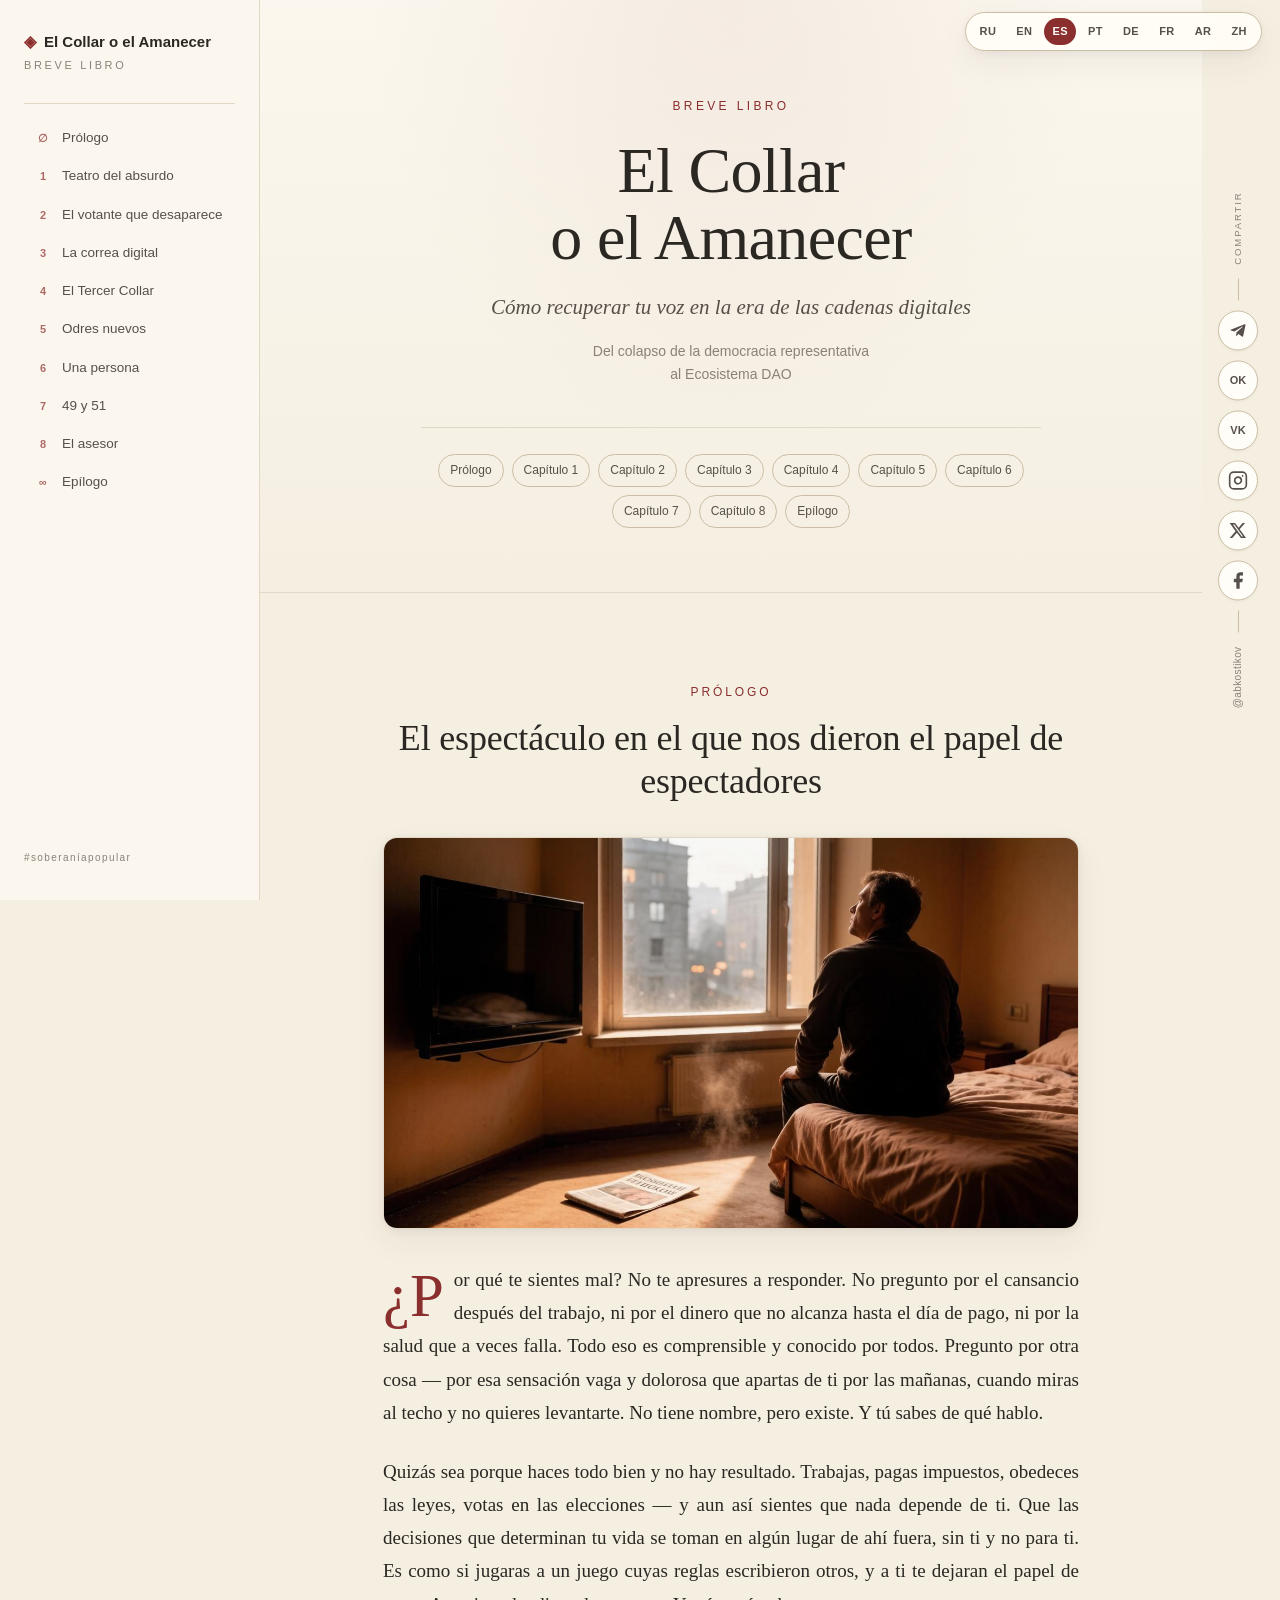
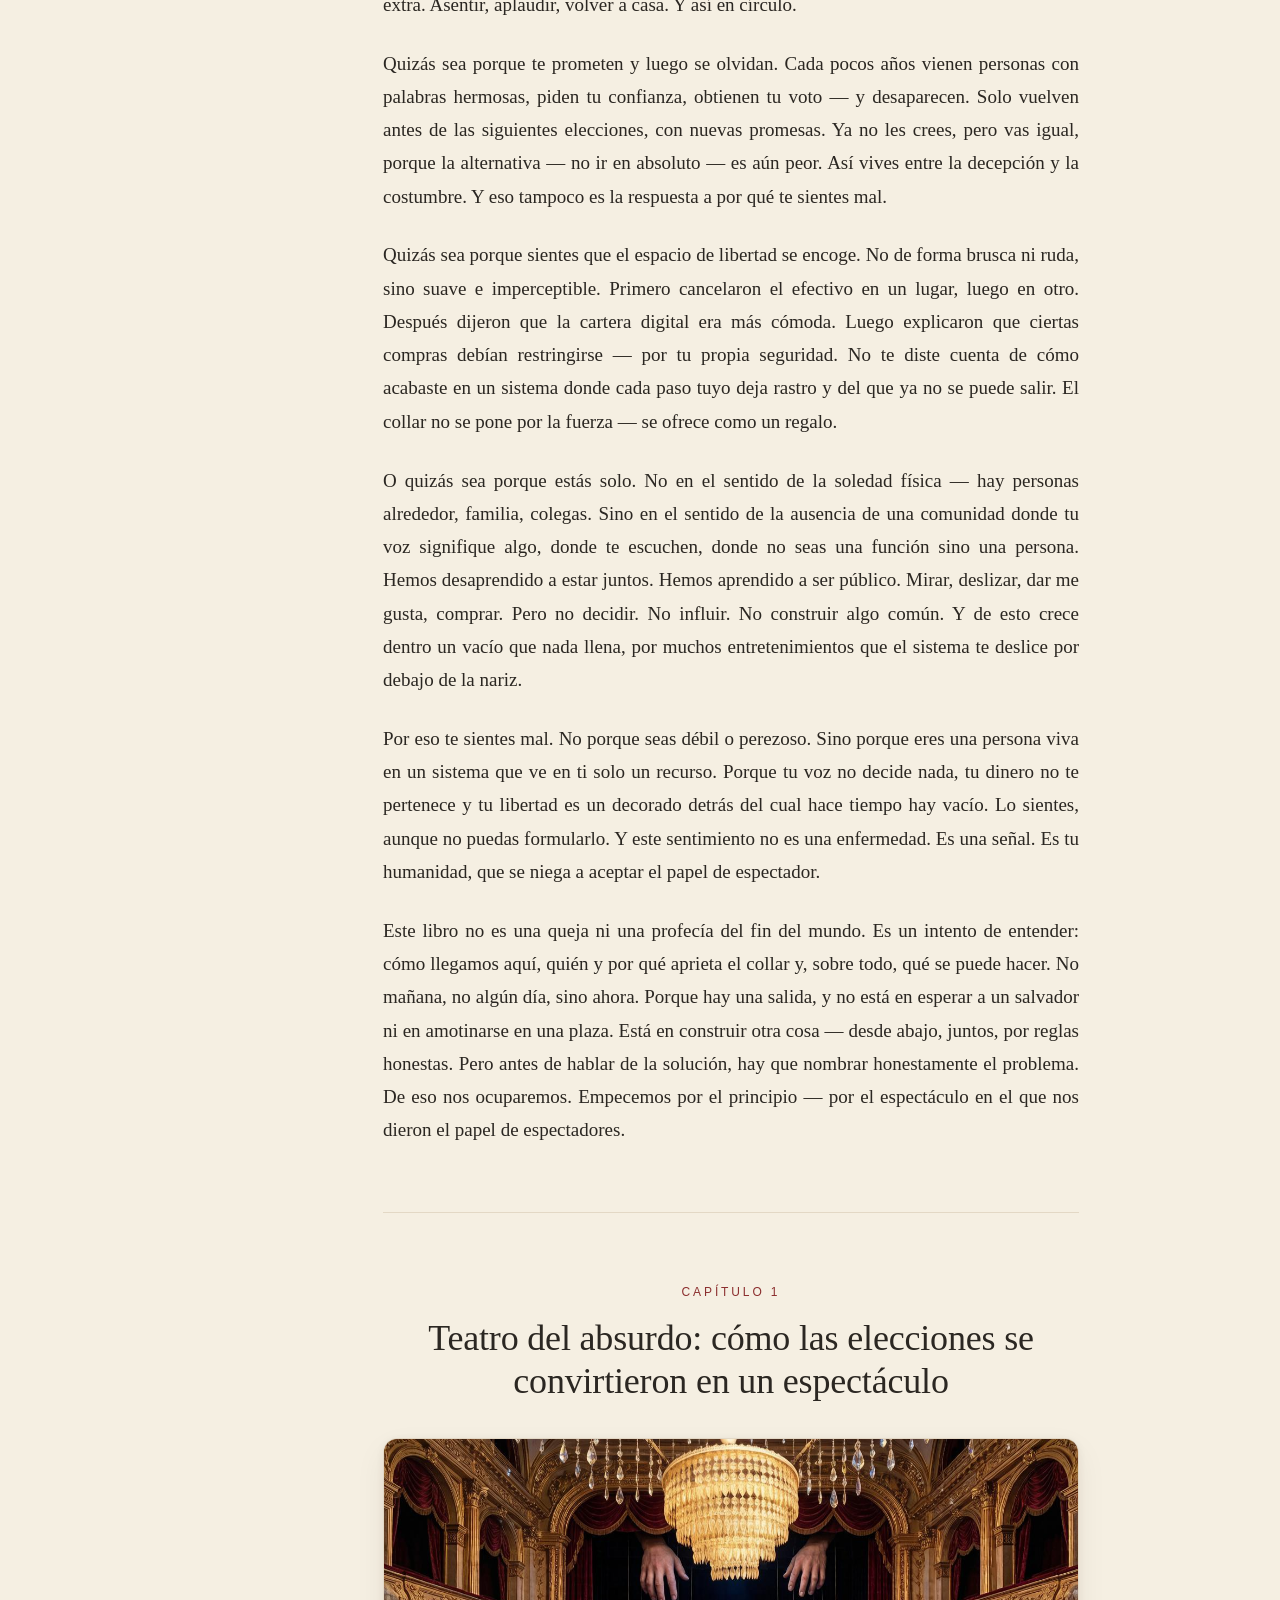
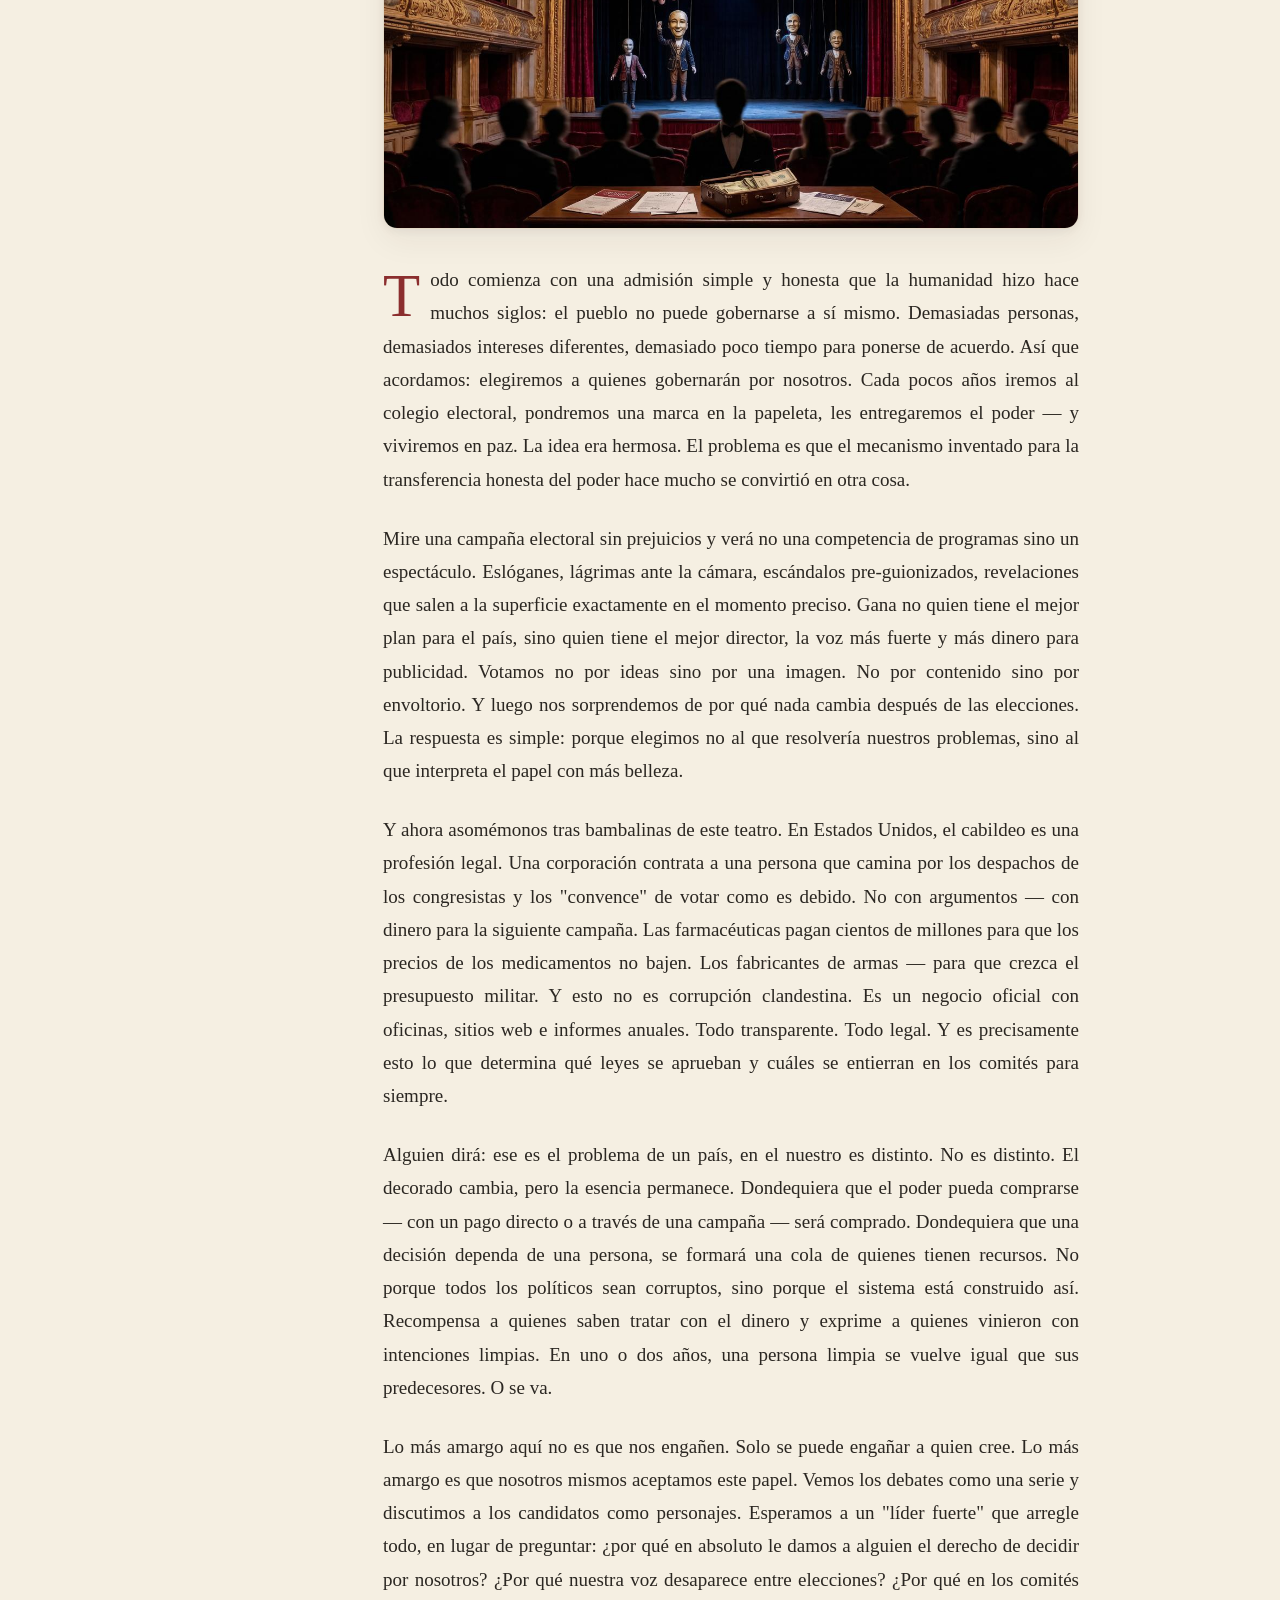
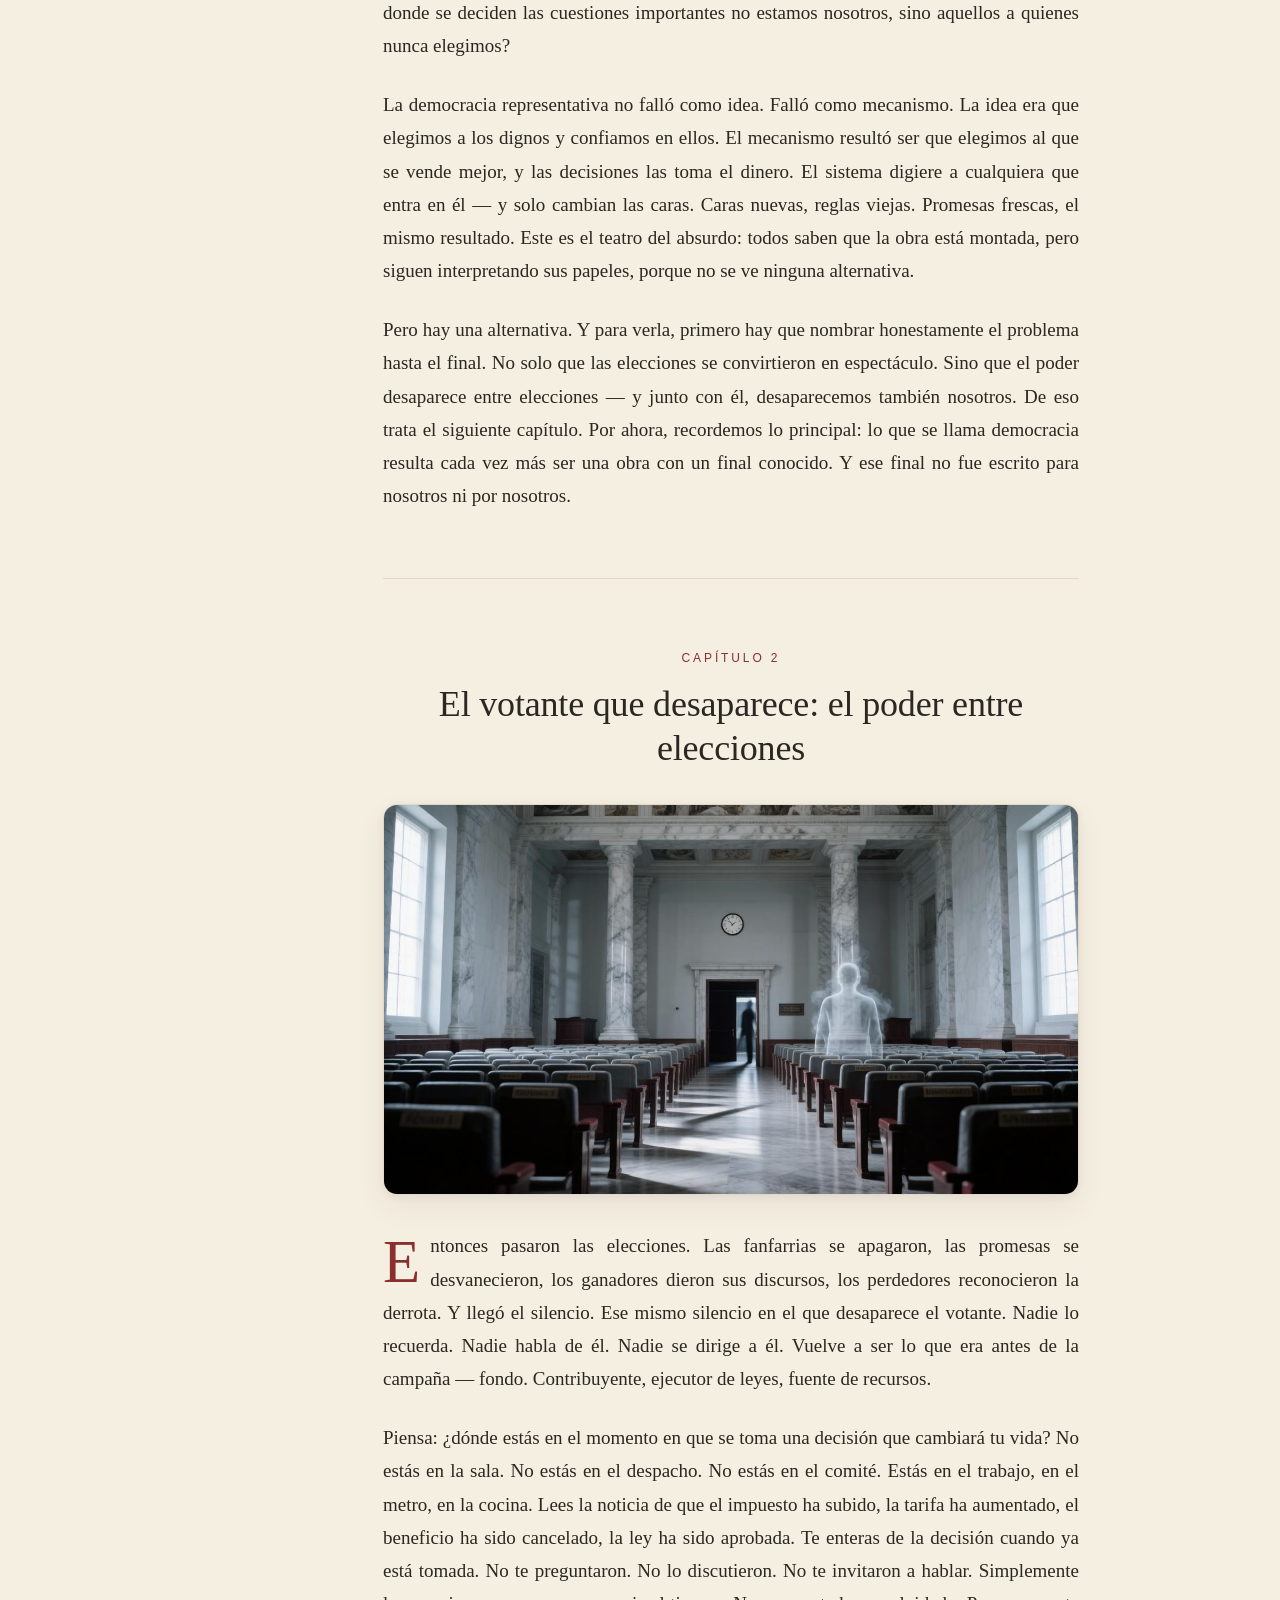
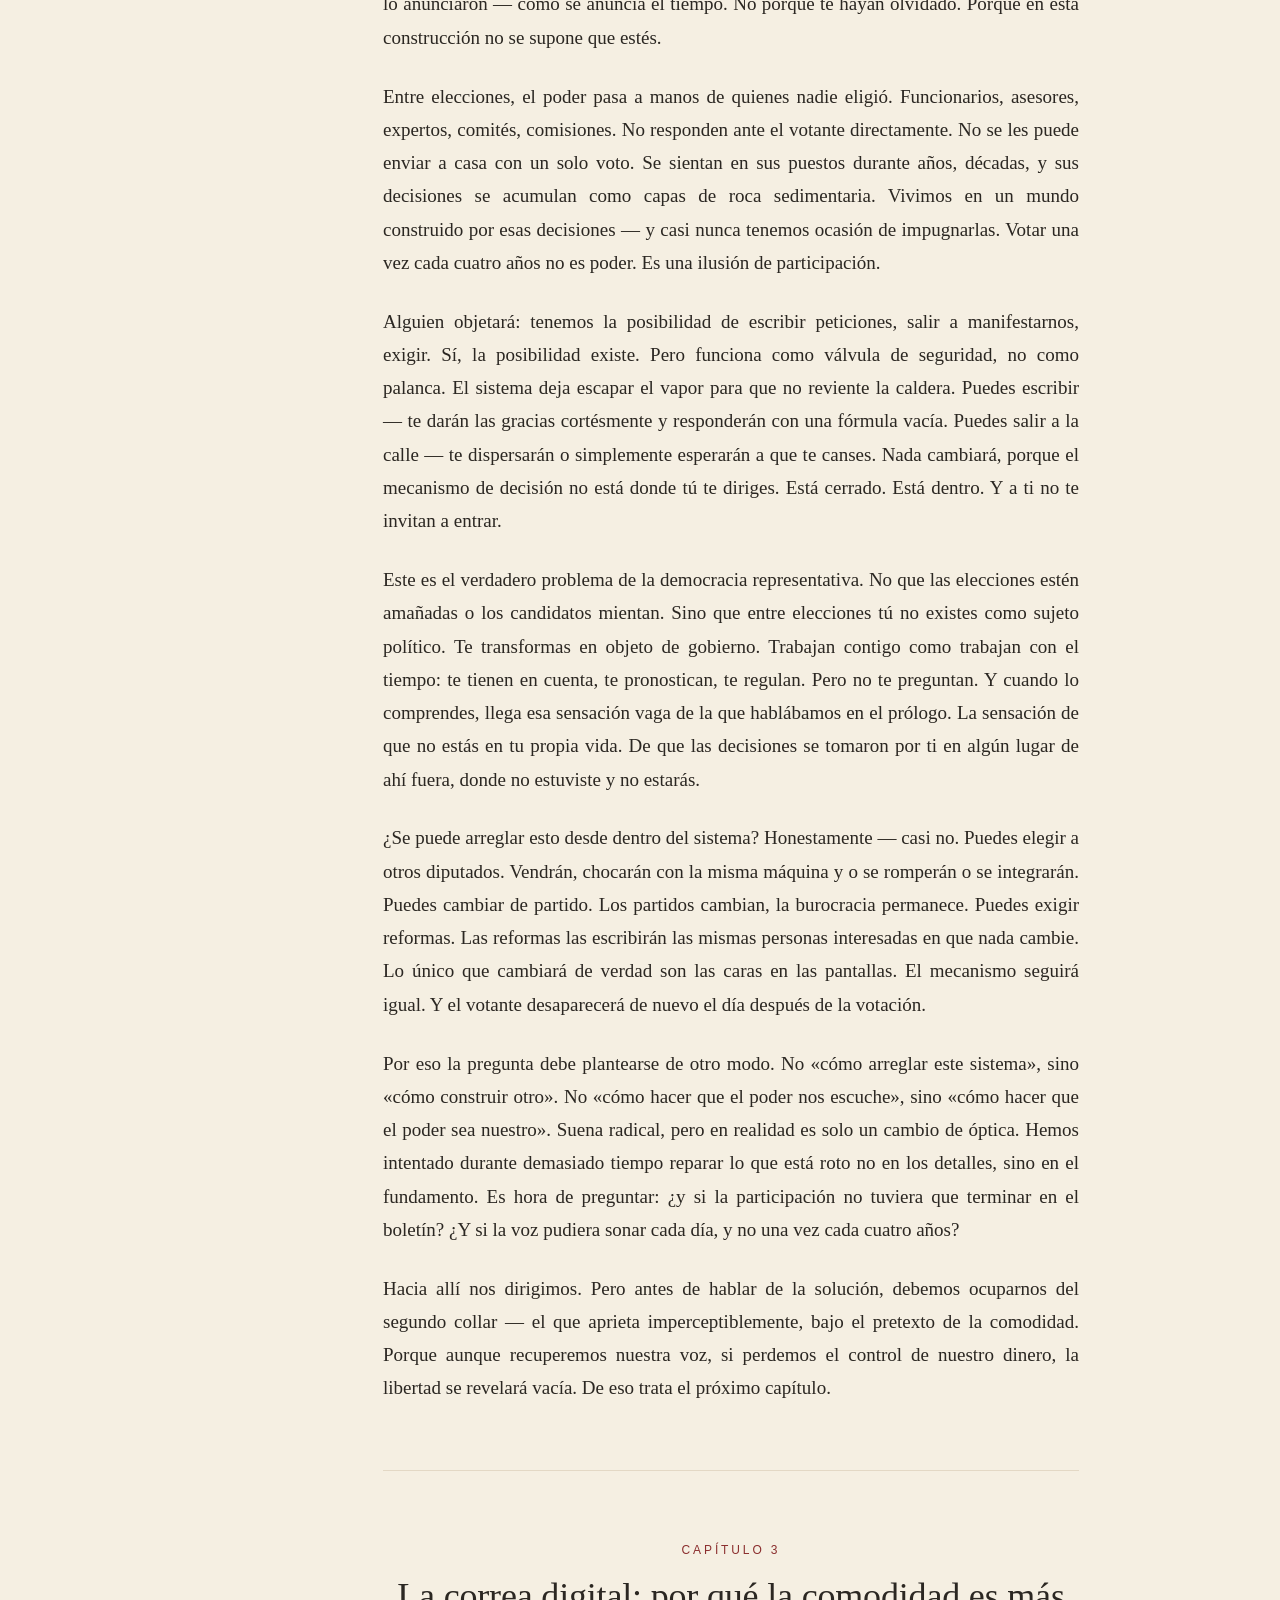
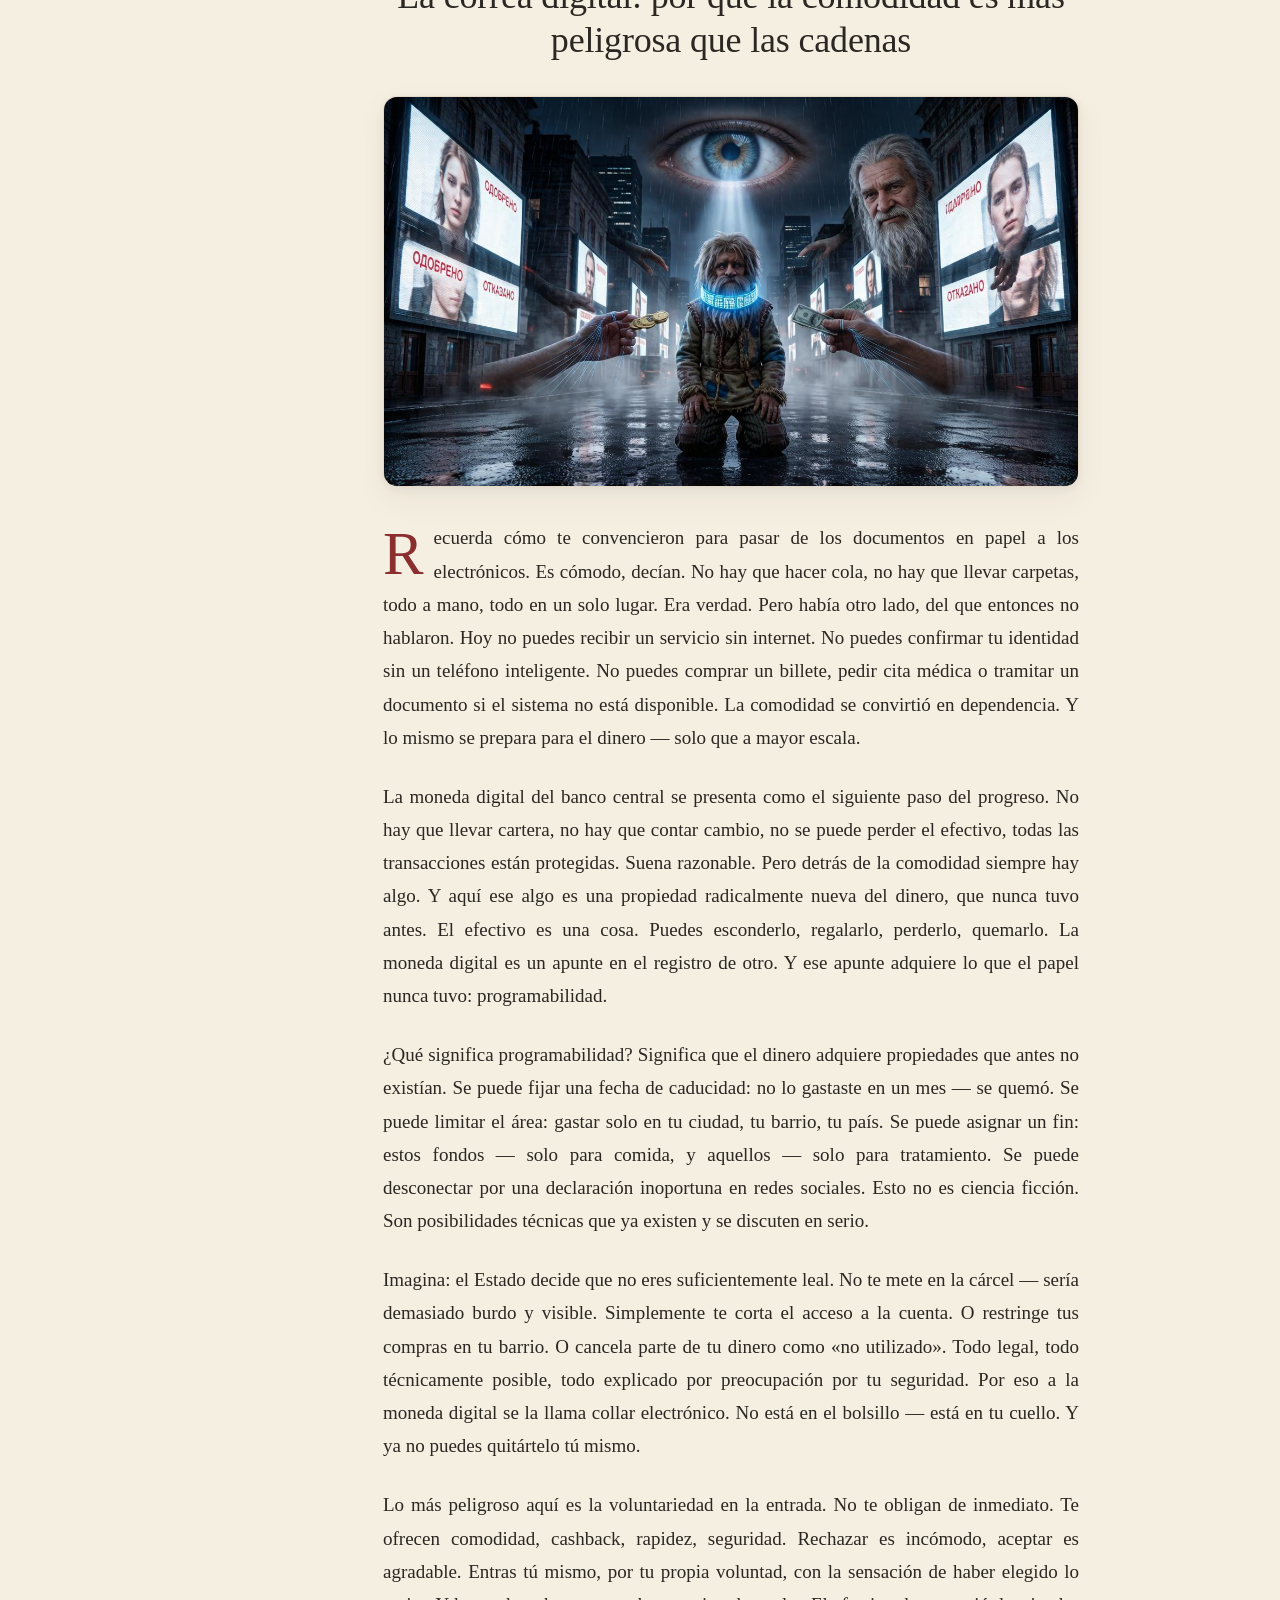
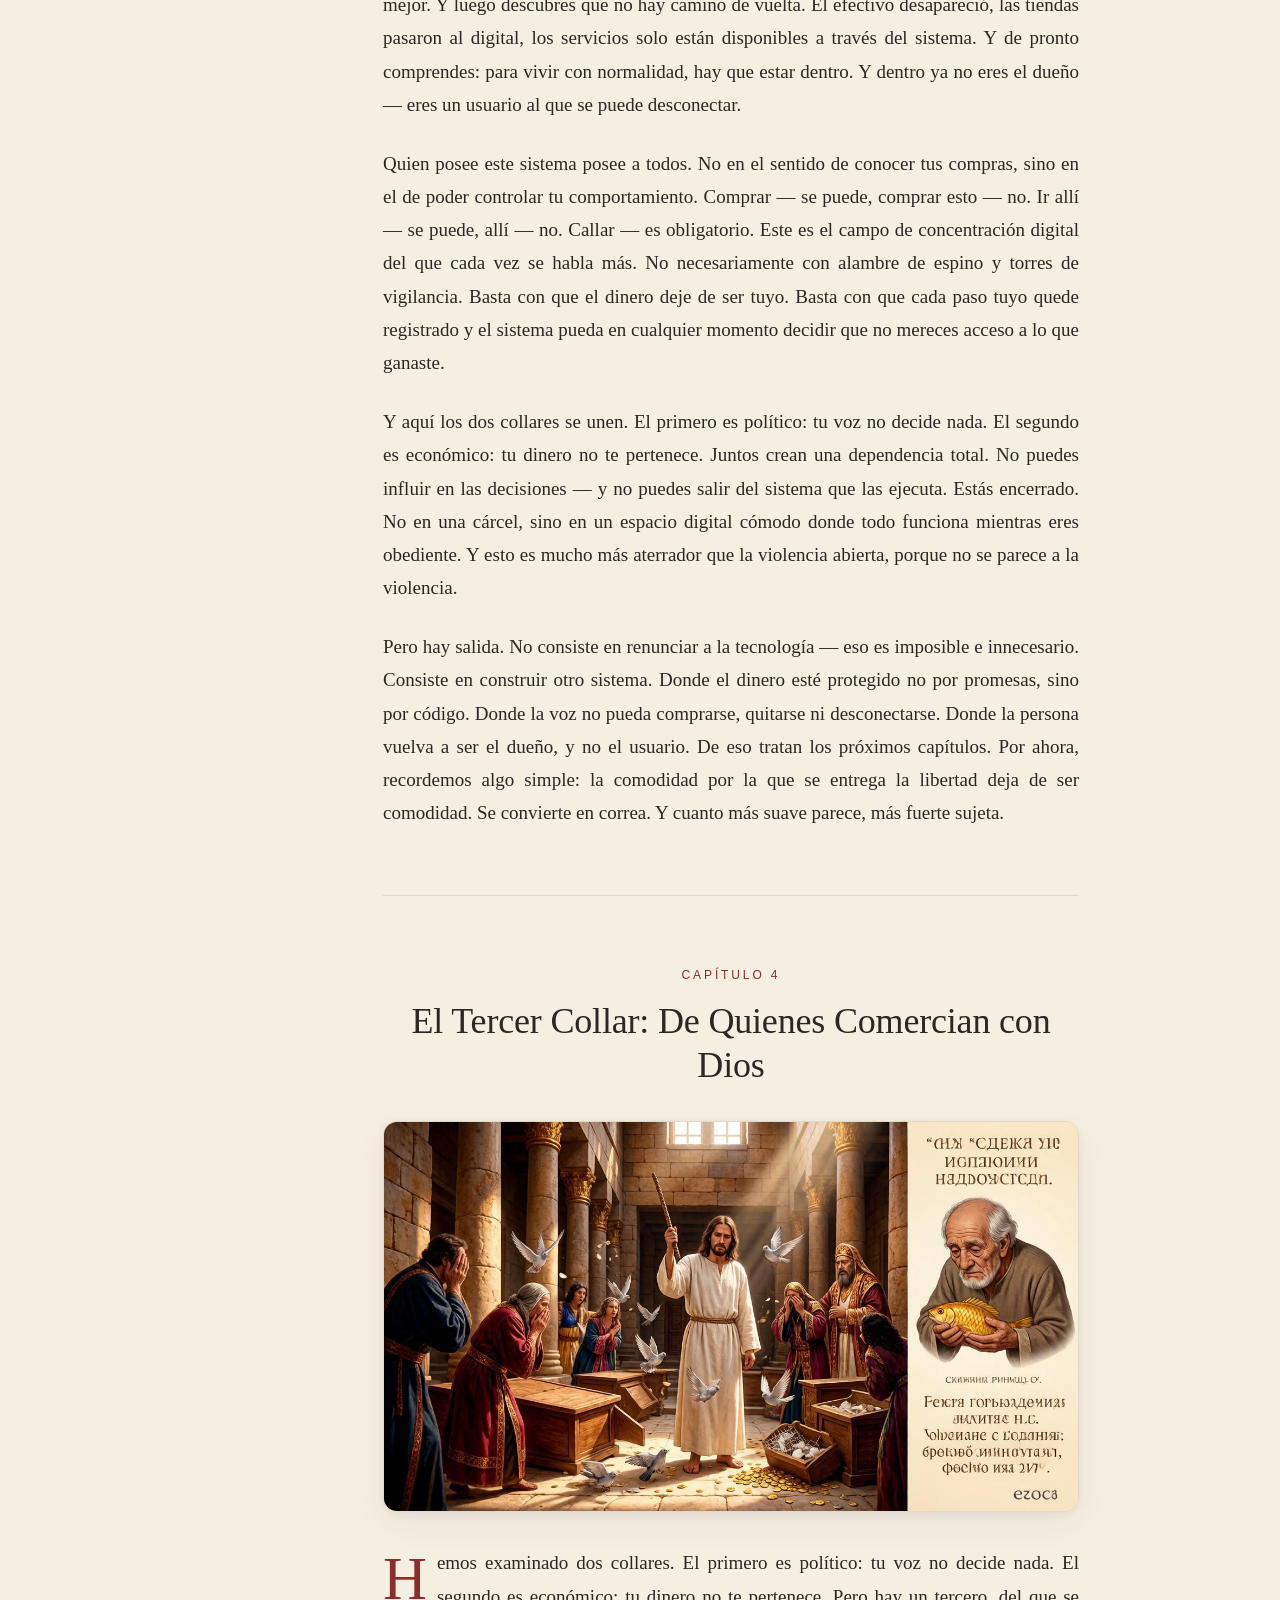
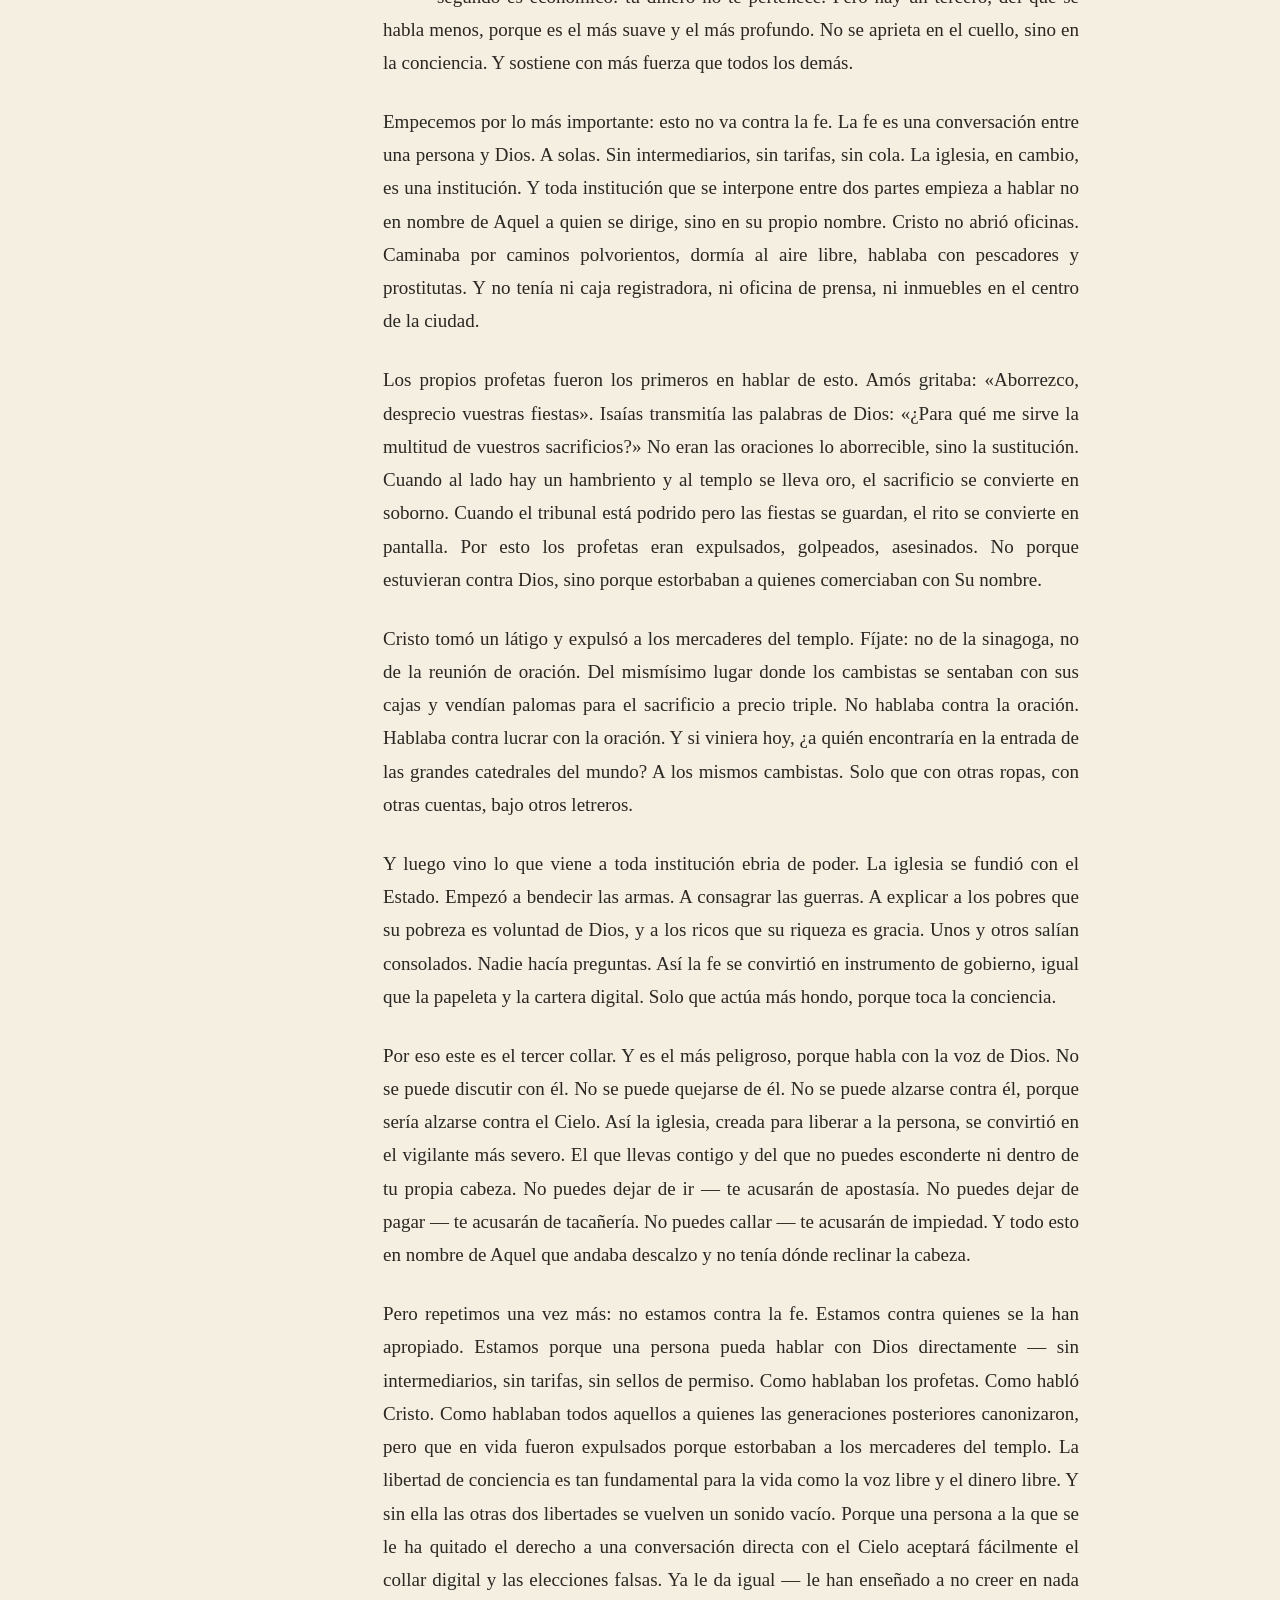
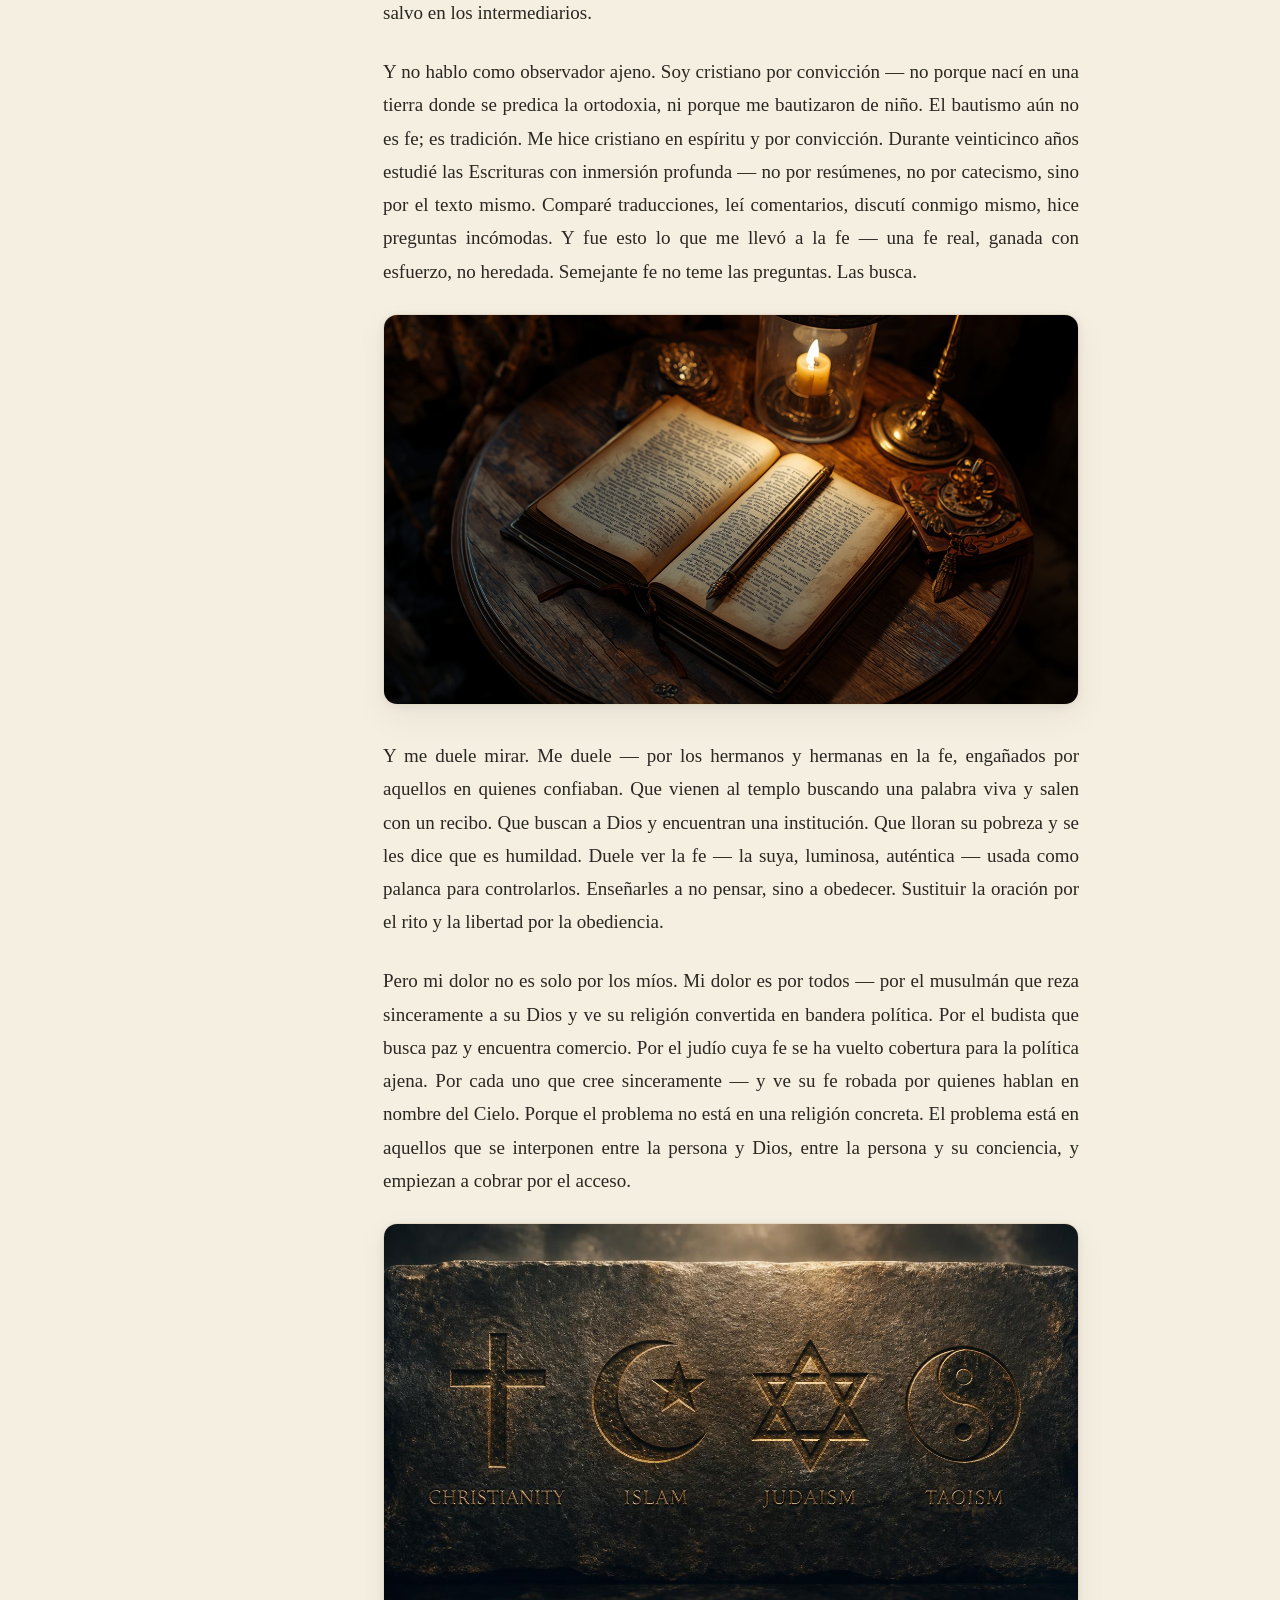
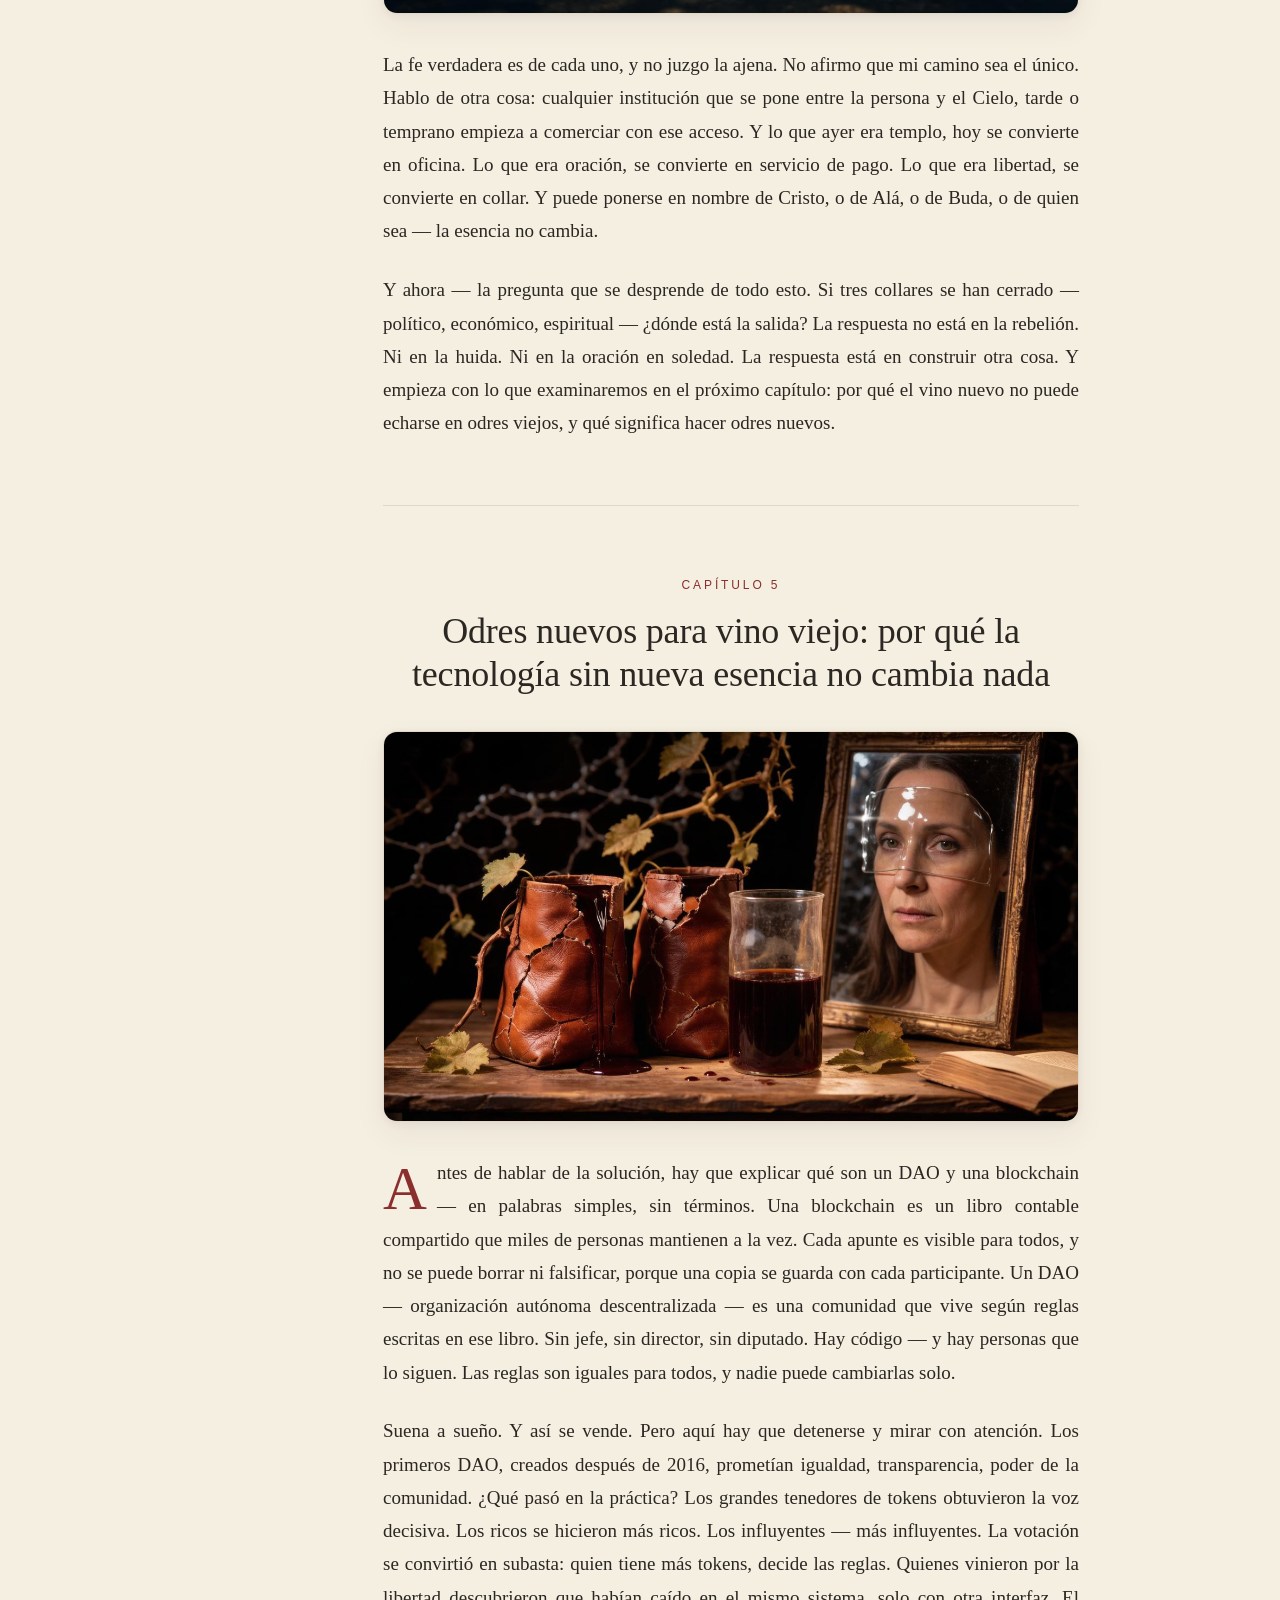
<file: es/index.html>
<!DOCTYPE html>
<html lang="es" prefix="og: https://ogp.me/ns# book: https://ogp.me/ns/book#">
<head>
  <meta charset="UTF-8">
  <meta name="viewport" content="width=device-width, initial-scale=1.0, viewport-fit=cover">
  <meta http-equiv="X-UA-Compatible" content="IE=edge">
  <meta name="theme-color" content="#8b2e2e">
  <meta name="color-scheme" content="light">

  <title>El Collar o el Amanecer — Cómo recuperar tu voz en la era de las cadenas digitales</title>
  <meta name="description" content="Un breve libro sobre el colapso de la democracia representativa, el control digital mediante las CBDC y el Ecosistema DAO en blockchain con un asesor de IA. Prólogo, siete capítulos y epílogo sobre la soberanía popular, la libertad y un nuevo orden social.">
  <meta name="keywords" content="democracia, DAO, blockchain, CBDC, campo de concentración digital, libertad, soberanía popular, descentralización, contratos inteligentes, criptomoneda, euro digital, inteligencia artificial, autogobierno, sociedad civil, una persona un voto, distopía, futuro, tecnología, política, economía">
  <meta name="author" content="Aleksey Kostikov">
  <meta name="creator" content="Aleksey Kostikov">
  <meta name="publisher" content="Soberanía Popular">
  <meta name="robots" content="index, follow, max-image-preview:large, max-snippet:-1, max-video-preview:-1">
  <meta name="googlebot" content="index, follow">
  <meta name="rating" content="general">
  <meta name="referrer" content="strict-origin-when-cross-origin">

  <link rel="canonical" href="https://alekseykostikov66.github.io/es/">
  <link rel="alternate" hreflang="ru" href="https://alekseykostikov66.github.io/">
  <link rel="alternate" hreflang="en" href="https://alekseykostikov66.github.io/en/">
  <link rel="alternate" hreflang="es" href="https://alekseykostikov66.github.io/es/">
  <link rel="alternate" hreflang="pt" href="https://alekseykostikov66.github.io/pt/">
  <link rel="alternate" hreflang="de" href="https://alekseykostikov66.github.io/de/">
  <link rel="alternate" hreflang="fr" href="https://alekseykostikov66.github.io/fr/">
  <link rel="alternate" hreflang="ar" href="https://alekseykostikov66.github.io/ar/">
  <link rel="alternate" hreflang="zh" href="https://alekseykostikov66.github.io/zh/">
  <link rel="alternate" hreflang="x-default" href="https://alekseykostikov66.github.io/">

  <meta property="og:type" content="book">
  <meta property="og:site_name" content="El Collar o el Amanecer">
  <meta property="og:title" content="El Collar o el Amanecer — Cómo recuperar tu voz en la era de las cadenas digitales">
  <meta property="og:description" content="Un breve libro sobre el colapso de la democracia, el collar digital CBDC y el Ecosistema DAO con un asesor de IA. Del diagnóstico — a la solución.">
  <meta property="og:url" content="https://alekseykostikov66.github.io/es/">
  <meta property="og:image" content="https://alekseykostikov66.github.io/img/og-cover.jpg">
  <meta property="og:image:width" content="1200">
  <meta property="og:image:height" content="630">
  <meta property="og:image:alt" content="El Collar o el Amanecer — portada del libro">
  <meta property="og:locale" content="es_ES">
  <meta property="og:locale:alternate" content="ru_RU">
  <meta property="og:locale:alternate" content="en_US">
  <meta property="og:locale:alternate" content="pt_BR">
  <meta property="og:locale:alternate" content="de_DE">
  <meta property="og:locale:alternate" content="fr_FR">
  <meta property="og:locale:alternate" content="ar_AR">
  <meta property="og:locale:alternate" content="zh_CN">

  <meta property="book:author" content="Aleksey Kostikov">
  <meta property="book:tag" content="democracia">
  <meta property="book:tag" content="DAO">
  <meta property="book:tag" content="blockchain">
  <meta property="book:tag" content="CBDC">
  <meta property="book:tag" content="libertad">
  <meta property="book:release_date" content="2026-10-10">

  <meta name="twitter:card" content="summary_large_image">
  <meta name="twitter:site" content="@abkostikov">
  <meta name="twitter:creator" content="@abkostikov">
  <meta name="twitter:title" content="El Collar o el Amanecer — Cómo recuperar tu voz">
  <meta name="twitter:description" content="Un breve libro sobre el colapso de la democracia, el collar digital CBDC y el Ecosistema DAO con un asesor de IA.">
  <meta name="twitter:image" content="https://alekseykostikov66.github.io/img/og-cover.jpg">
  <meta name="twitter:image:alt" content="El Collar o el Amanecer — portada del libro">

  <link rel="icon" type="image/svg+xml" href="data:image/svg+xml,%3Csvg xmlns='http://www.w3.org/2000/svg' viewBox='0 0 100 100'%3E%3Crect width='100' height='100' fill='%238b2e2e'/%3E%3Ctext x='50' y='68' font-size='62' text-anchor='middle' fill='%23f5efe2' font-family='Georgia,serif'%3E◈%3C/text%3E%3C/svg%3E">
  <link rel="apple-touch-icon" href="data:image/svg+xml,%3Csvg xmlns='http://www.w3.org/2000/svg' viewBox='0 0 100 100'%3E%3Crect width='100' height='100' fill='%238b2e2e'/%3E%3Ctext x='50' y='68' font-size='62' text-anchor='middle' fill='%23f5efe2' font-family='Georgia,serif'%3E◈%3C/text%3E%3C/svg%3E">
  <link rel="preconnect" href="https://t.me" crossorigin>

  <script type="application/ld+json">
  {
    "@context": "https://schema.org",
    "@graph": [
      {
        "@type": "Book",
        "@id": "https://alekseykostikov66.github.io/es/#book",
        "name": "El Collar o el Amanecer",
        "alternateName": "Cómo recuperar tu voz en la era de las cadenas digitales",
        "description": "Un breve libro sobre el colapso de la democracia representativa, el control digital mediante las CBDC y el Ecosistema DAO en blockchain con un asesor de IA.",
        "bookFormat": "https://schema.org/EBook",
        "inLanguage": "es",
        "numberOfPages": 40,
        "genre": ["Política", "Filosofía", "Tecnología", "Ensayos"],
        "keywords": "democracia, DAO, blockchain, CBDC, libertad, soberanía popular, control digital, descentralización",
        "datePublished": "2026-10-10",
        "author": {
          "@type": "Person",
          "name": "Aleksey Kostikov",
          "url": "https://t.me/narodnoe_samoderjavie",
          "sameAs": [
            "https://twitter.com/abkostikov",
            "https://vk.com/abkostikov",
            "https://ok.ru/abkostikov",
            "https://instagram.com/abkostikov",
            "https://facebook.com/abkostikov"
          ]
        },
        "publisher": {
          "@type": "Organization",
          "name": "Soberanía Popular",
          "url": "https://t.me/s/narodnoe_samoderjavie"
        },
        "image": "https://alekseykostikov66.github.io/img/og-cover.jpg",
        "url": "https://alekseykostikov66.github.io/es/",
        "hasPart": [
          { "@type": "Chapter", "name": "Prólogo. El espectáculo en el que nos dieron el papel de espectadores", "position": 0 },
          { "@type": "Chapter", "name": "Capítulo 1. Teatro del absurdo: cómo las elecciones se convirtieron en un espectáculo", "position": 1 },
          { "@type": "Chapter", "name": "Capítulo 2. El votante que desaparece: el poder entre elecciones", "position": 2 },
          { "@type": "Chapter", "name": "Capítulo 3. La correa digital: por qué la comodidad es más peligrosa que las cadenas", "position": 3 },
          { "@type": "Chapter", "name": "Capítulo 4. El Tercer Collar: De Quienes Comercian con Dios", "position": 4 },
          { "@type": "Chapter", "name": "Capítulo 5. Odres nuevos para vino viejo", "position": 5 },
          { "@type": "Chapter", "name": "Capítulo 6. Una persona — un voto", "position": 6 },
          { "@type": "Chapter", "name": "Capítulo 7. 49 y 51: una economía donde nadie puede convertirse en amo", "position": 7 },
          { "@type": "Chapter", "name": "Capítulo 8. Un asesor, no un dictador", "position": 8 },
          { "@type": "Chapter", "name": "Epílogo. El amanecer comienza con uno", "position": 9 }
        ]
      },
      {
        "@type": "WebSite",
        "@id": "https://alekseykostikov66.github.io/es/#website",
        "url": "https://alekseykostikov66.github.io/es/",
        "name": "El Collar o el Amanecer",
        "inLanguage": "es",
        "publisher": { "@id": "https://alekseykostikov66.github.io/es/#book" }
      }
    ]
  }
  </script>

  <style>
:root {
  --bg: #f5efe2; --bg-alt: #fbf7ee; --paper: #fffdf7;
  --ink: #2b2722; --ink-soft: #57504a; --ink-muted: #8a817a;
  --accent: #8b2e2e; --accent-soft: #b85a5a;
  --line: #e3d8c5; --line-strong: #cbbda3;
  --shadow: 0 2px 8px rgba(43,39,34,0.06), 0 12px 32px rgba(43,39,34,0.06);
  --radius: 14px; --maxw: 760px; --sidebar-w: 260px; --social-w: 78px;
  --serif: Georgia, "Iowan Old Style", "Times New Roman", "Noto Serif", serif;
  --sans: -apple-system, BlinkMacSystemFont, "Segoe UI", Roboto, "Helvetica Neue", Arial, sans-serif;
}
* { box-sizing: border-box; }
html { scroll-behavior: smooth; scroll-padding-top: 90px; }
body { margin: 0; font-family: var(--serif); font-size: 19px; line-height: 1.75; color: var(--ink); background: var(--bg); -webkit-font-smoothing: antialiased; text-rendering: optimizeLegibility; }
.progress-bar { position: fixed; top: 0; left: 0; height: 3px; width: 0%; background: var(--accent); z-index: 200; transition: width 0.12s linear; }
.lang-switch { position: fixed; top: 12px; right: 18px; display: flex; gap: 4px; z-index: 180; background: rgba(255,253,247,0.94); backdrop-filter: blur(6px); -webkit-backdrop-filter: blur(6px); padding: 5px 6px; border-radius: 999px; border: 1px solid var(--line-strong); box-shadow: var(--shadow); font-family: var(--sans); }
.lang-switch a { font-size: 11px; font-weight: 600; letter-spacing: 0.04em; color: var(--ink-soft); text-decoration: none; padding: 4px 8px; border-radius: 999px; transition: background 0.15s, color 0.15s; text-transform: uppercase; }
.lang-switch a:hover { background: var(--line); color: var(--ink); }
.lang-switch a.active { background: var(--accent); color: #fff; }
.sidebar-left { position: fixed; top: 0; left: 0; bottom: 0; width: var(--sidebar-w); background: var(--bg-alt); border-right: 1px solid var(--line); padding: 32px 24px 24px; overflow-y: auto; z-index: 100; }
.sidebar-inner { display: flex; flex-direction: column; min-height: 100%; }
.brand { display: inline-flex; align-items: center; gap: 8px; font-family: var(--sans); font-size: 15px; font-weight: 600; color: var(--ink); text-decoration: none; line-height: 1.25; }
.brand:hover { color: var(--accent); }
.brand-mark { color: var(--accent); font-size: 16px; flex-shrink: 0; }
.brand-sub { font-family: var(--sans); font-size: 11px; letter-spacing: 0.24em; text-transform: uppercase; color: var(--ink-muted); margin: 4px 0 28px; }
.toc-nav { display: flex; flex-direction: column; gap: 2px; padding-top: 16px; border-top: 1px solid var(--line); }
.toc-nav a { display: flex; align-items: baseline; gap: 10px; font-family: var(--sans); font-size: 13.5px; color: var(--ink-soft); text-decoration: none; padding: 9px 10px; border-radius: 8px; transition: background 0.15s, color 0.15s; line-height: 1.35; }
.toc-nav a:hover { background: var(--paper); color: var(--ink); }
.toc-nav a.active { background: var(--accent); color: #fff; }
.toc-nav a.active .toc-num { color: #fff; opacity: 0.85; }
.toc-num { display: inline-block; min-width: 18px; font-size: 11px; font-weight: 600; color: var(--accent); opacity: 0.7; text-align: center; flex-shrink: 0; }
.sidebar-foot { margin-top: auto; padding-top: 24px; font-family: var(--sans); font-size: 10px; letter-spacing: 0.14em; color: var(--ink-muted); text-transform: lowercase; }
.sidebar-right { position: fixed; top: 50%; right: 18px; transform: translateY(-50%); display: flex; flex-direction: column; align-items: center; gap: 10px; z-index: 100; padding: 4px; }
.social-label { font-family: var(--sans); font-size: 9.5px; letter-spacing: 0.2em; text-transform: uppercase; color: var(--ink-muted); writing-mode: vertical-rl; transform: rotate(180deg); margin-bottom: 4px; }
.social-line { width: 1px; height: 22px; background: var(--line-strong); }
.social-handle { font-family: var(--sans); font-size: 10px; letter-spacing: 0.04em; color: var(--ink-muted); writing-mode: vertical-rl; transform: rotate(180deg); margin-top: 4px; }
.social { display: flex; align-items: center; justify-content: center; width: 40px; height: 40px; border-radius: 50%; background: var(--paper); border: 1px solid var(--line-strong); color: var(--ink-soft); text-decoration: none; font-family: var(--sans); font-size: 11px; font-weight: 700; transition: transform 0.15s, background 0.15s, color 0.15s, border-color 0.15s, box-shadow 0.15s; box-shadow: 0 1px 3px rgba(43,39,34,0.05); }
.social svg { fill: currentColor; }
.social-ig svg { fill: none; }
.social:hover { transform: translateY(-2px) scale(1.05); color: #fff; border-color: transparent; box-shadow: 0 6px 16px rgba(43,39,34,0.18); }
.social-tg:hover { background: #229ED9; }
.social-ok:hover { background: #EE8208; }
.social-vk:hover { background: #0077FF; }
.social-ig:hover { background: #E1306C; }
.social-tw:hover { background: #0f0f0f; }
.social-fb:hover { background: #1877F2; }
.mobile-header { display: none; position: sticky; top: 0; z-index: 150; background: rgba(245,239,226,0.96); backdrop-filter: saturate(140%) blur(8px); -webkit-backdrop-filter: saturate(140%) blur(8px); border-bottom: 1px solid var(--line); }
.mobile-inner { display: flex; align-items: center; justify-content: space-between; padding: 12px 18px; gap: 12px; min-height: 56px; }
.brand-mobile { font-size: 14px; flex: 1; min-width: 0; }
.brand-mobile .brand-text { overflow: hidden; text-overflow: ellipsis; white-space: nowrap; }
.menu-toggle { width: 40px; height: 40px; background: transparent; border: 1px solid var(--line-strong); border-radius: 8px; cursor: pointer; padding: 9px 8px; display: flex; flex-direction: column; justify-content: space-between; flex-shrink: 0; }
.menu-toggle span { display: block; height: 2px; background: var(--ink); border-radius: 2px; transition: transform 0.2s, opacity 0.2s; }
.menu-toggle.open span:nth-child(1) { transform: translateY(9px) rotate(45deg); }
.menu-toggle.open span:nth-child(2) { opacity: 0; }
.menu-toggle.open span:nth-child(3) { transform: translateY(-9px) rotate(-45deg); }
.mobile-nav { display: flex; flex-direction: column; gap: 0; background: var(--paper); border-top: 1px solid var(--line); padding: 0 12px; max-height: 0; overflow: hidden; transition: max-height 0.28s ease, padding 0.28s ease; }
.mobile-nav.open { max-height: 70vh; overflow-y: auto; padding-top: 8px; padding-bottom: 14px; }
.mobile-nav a { font-family: var(--sans); font-size: 14.5px; color: var(--ink-soft); text-decoration: none; padding: 12px 14px; border-radius: 8px; transition: background 0.15s, color 0.15s; }
.mobile-nav a:hover, .mobile-nav a.active { background: var(--accent); color: #fff; }
.main-content { margin-left: var(--sidebar-w); margin-right: var(--social-w); min-height: 100vh; }
.cover { padding: 96px 24px 64px; text-align: center; background: radial-gradient(ellipse at 50% 0%, rgba(139,46,46,0.06), transparent 55%), linear-gradient(180deg, var(--bg-alt), var(--bg)); border-bottom: 1px solid var(--line); }
.cover-inner { max-width: 620px; margin: 0 auto; }
.cover-kicker { font-family: var(--sans); font-size: 12px; letter-spacing: 0.28em; text-transform: uppercase; color: var(--accent); margin: 0 0 20px; }
.cover-title { font-family: var(--serif); font-size: clamp(40px, 6vw, 64px); line-height: 1.05; margin: 0 0 18px; font-weight: 400; letter-spacing: -0.01em; }
.cover-subtitle { font-size: clamp(17px, 2.2vw, 21px); color: var(--ink-soft); margin: 0 0 14px; font-style: italic; }
.cover-tagline { font-family: var(--sans); font-size: 14px; color: var(--ink-muted); line-height: 1.6; margin: 0 0 42px; }
.cover-toc { display: flex; flex-wrap: wrap; gap: 8px; justify-content: center; padding-top: 26px; border-top: 1px solid var(--line); }
.cover-toc a { font-family: var(--sans); font-size: 12px; color: var(--ink-soft); text-decoration: none; padding: 5px 11px; border: 1px solid var(--line-strong); border-radius: 999px; transition: all 0.15s; }
.cover-toc a:hover { background: var(--accent); color: #fff; border-color: var(--accent); }
.book { max-width: var(--maxw); margin: 0 auto; padding: 20px 32px 60px; }
.chapter { padding: 60px 0 40px; border-bottom: 1px solid var(--line); }
.chapter:last-child { border-bottom: none; }
.chapter-header { text-align: center; margin-bottom: 34px; }
.chapter-number { display: inline-block; font-family: var(--sans); font-size: 12px; letter-spacing: 0.24em; text-transform: uppercase; color: var(--accent); margin-bottom: 14px; }
.chapter-header h2 { font-family: var(--serif); font-size: clamp(26px, 3.4vw, 36px); line-height: 1.2; margin: 0; font-weight: 400; letter-spacing: -0.005em; }
.chapter p { margin: 0 0 1.35em; text-align: justify; hyphens: auto; -webkit-hyphens: auto; }
.chapter p:first-of-type::first-letter { font-size: 3.2em; line-height: 0.9; float: left; padding: 6px 10px 0 0; font-weight: 400; color: var(--accent); }
.chapter-image { margin: 0 0 34px; border-radius: var(--radius); overflow: hidden; background: var(--bg-alt); border: 1px solid var(--line); box-shadow: var(--shadow); aspect-ratio: 16/9; position: relative; }
.chapter-image img { display: block; width: 100%; height: 100%; object-fit: cover; }
.chapter-image.image-missing::before { content: "📷  La imagen aparecerá aquí"; position: absolute; inset: 0; display: flex; align-items: center; justify-content: center; font-family: var(--sans); font-size: 13px; color: var(--ink-muted); letter-spacing: 0.05em; background: repeating-linear-gradient(45deg, #efe6d3 0 20px, #eadfc8 20px 40px); }
.chapter-image.image-missing img { opacity: 0; }
.site-footer { max-width: var(--maxw); margin: 0 auto; padding: 50px 32px 70px; text-align: center; font-family: var(--sans); font-size: 13px; color: var(--ink-muted); border-top: 1px solid var(--line); }
.footer-title { font-size: 13px; color: var(--ink-soft); margin: 0 0 20px; }
.footer-socials { display: none; flex-wrap: wrap; gap: 10px; justify-content: center; margin: 0 0 20px; }
.footer-handle { font-size: 12px; color: var(--accent-soft); margin: 0 0 10px; letter-spacing: 0.04em; }
.footer-hash { font-size: 11.5px; color: var(--ink-muted); word-break: break-word; line-height: 1.7; margin: 0; }
.to-top { position: fixed; right: 20px; bottom: 20px; width: 46px; height: 46px; border-radius: 50%; border: 1px solid var(--line-strong); background: var(--paper); color: var(--ink); font-size: 20px; cursor: pointer; opacity: 0; pointer-events: none; transform: translateY(10px); transition: opacity 0.25s, transform 0.25s, background 0.15s, color 0.15s; box-shadow: var(--shadow); z-index: 120; }
.to-top.show { opacity: 1; pointer-events: auto; transform: translateY(0); }
.to-top:hover { background: var(--accent); color: #fff; border-color: var(--accent); }
@media (max-width: 1100px) {
  .sidebar-left, .sidebar-right { display: none; }
  .mobile-header { display: block; }
  .main-content { margin-left: 0; margin-right: 0; }
  .footer-socials { display: flex; }
  .cover { padding: 56px 20px 44px; }
  .book { padding: 10px 22px 50px; }
  .chapter { padding: 44px 0 32px; }
  html { scroll-padding-top: 76px; }
  .lang-switch { top: auto; bottom: 76px; right: 14px; }
}
@media (max-width: 560px) {
  body { font-size: 17px; }
  .cover-title { font-size: 38px; }
  .cover-subtitle { font-size: 16px; }
  .chapter-header h2 { font-size: 23px; }
  .chapter-number { font-size: 11px; }
  .book { padding: 8px 18px 40px; }
  .chapter { padding: 40px 0 28px; }
  .chapter p { text-align: left; }
  .chapter p:first-of-type::first-letter { font-size: 2.6em; padding: 4px 8px 0 0; }
  .chapter-image { aspect-ratio: 4/3; }
  .site-footer { padding: 40px 18px 60px; }
  .to-top { width: 42px; height: 42px; right: 14px; bottom: 14px; font-size: 18px; }
  .lang-switch { bottom: 70px; }
}
@media print {
  .sidebar-left, .sidebar-right, .mobile-header, .to-top,
  .progress-bar, .cover-toc, .footer-socials, .lang-switch { display: none !important; }
  body { background: #fff; font-size: 12pt; color: #000; }
  .main-content { margin: 0; }
  .chapter { page-break-after: always; border: none; padding: 0; }
  .chapter-image { box-shadow: none; aspect-ratio: auto; }
}
  </style>
</head>
<body>

  <div class="progress-bar" id="progressBar"></div>

  <nav class="lang-switch" aria-label="Idioma">
    <a href="../index.html" hreflang="ru" lang="ru" title="Русский">RU</a>
    <a href="../en/index.html" hreflang="en" lang="en" title="English">EN</a>
    <a href="index.html" class="active" hreflang="es" lang="es" title="Español">ES</a>
    <a href="../pt/index.html" hreflang="pt" lang="pt" title="Português">PT</a>
    <a href="../de/index.html" hreflang="de" lang="de" title="Deutsch">DE</a>
    <a href="../fr/index.html" hreflang="fr" lang="fr" title="Français">FR</a>
    <a href="../ar/index.html" hreflang="ar" lang="ar" title="العربية">AR</a>
    <a href="../zh/index.html" hreflang="zh" lang="zh" title="中文">ZH</a>
  </nav>

  <aside class="sidebar-left" aria-label="Índice">
    <div class="sidebar-inner">
      <a href="#top" class="brand">
        <span class="brand-mark">◈</span>
        <span class="brand-text">El Collar o&nbsp;el Amanecer</span>
      </a>
      <p class="brand-sub">breve libro</p>
      <nav class="toc-nav">
        <a href="#prolog"><span class="toc-num">∅</span>Prólogo</a>
        <a href="#chapter-1"><span class="toc-num">1</span>Teatro del absurdo</a>
        <a href="#chapter-2"><span class="toc-num">2</span>El votante que desaparece</a>
        <a href="#chapter-3"><span class="toc-num">3</span>La correa digital</a>
        <a href="#chapter-4"><span class="toc-num">4</span>El Tercer Collar</a>
        <a href="#chapter-5"><span class="toc-num">5</span>Odres nuevos</a>
        <a href="#chapter-6"><span class="toc-num">6</span>Una persona</a>
        <a href="#chapter-7"><span class="toc-num">7</span>49 y 51</a>
        <a href="#chapter-8"><span class="toc-num">8</span>El asesor</a>
        <a href="#epilog"><span class="toc-num">∞</span>Epílogo</a>
      </nav>
      <p class="sidebar-foot">#soberaníapopular</p>
    </div>
  </aside>

  <aside class="sidebar-right" aria-label="Compartir">
    <span class="social-label">Compartir</span>
    <span class="social-line"></span>
    <a class="social social-tg" href="https://t.me/s/narodnoe_samoderjavie" target="_blank" rel="noopener" aria-label="Canal de Telegram" title="Telegram · Soberanía Popular">
      <svg viewBox="0 0 24 24" width="20" height="20" aria-hidden="true"><path d="M9.78 18.65l.28-4.23 7.68-6.92c.34-.31-.07-.46-.52-.19L7.74 13.3 3.64 12c-.88-.25-.89-.86.2-1.3l15.97-6.16c.73-.33 1.43.18 1.15 1.3l-2.72 12.81c-.19.91-.74 1.13-1.5.71L12.6 16.3l-1.99 1.93c-.23.23-.42.42-.83.42z"/></svg>
    </a>
    <a class="social social-ok" href="https://ok.ru/abkostikov" target="_blank" rel="noopener" aria-label="Odnoklassniki"><span>OK</span></a>
    <a class="social social-vk" href="https://vk.com/abkostikov" target="_blank" rel="noopener" aria-label="VK"><span>VK</span></a>
    <a class="social social-ig" href="https://instagram.com/abkostikov" target="_blank" rel="noopener" aria-label="Instagram">
      <svg viewBox="0 0 24 24" width="20" height="20" fill="none" stroke="currentColor" stroke-width="2" stroke-linecap="round" stroke-linejoin="round" aria-hidden="true"><rect x="2" y="2" width="20" height="20" rx="5" ry="5"/><path d="M16 11.37A4 4 0 1 1 12.63 8 4 4 0 0 1 16 11.37z"/><line x1="17.5" y1="6.5" x2="17.51" y2="6.5"/></svg>
    </a>
    <a class="social social-tw" href="https://twitter.com/abkostikov" target="_blank" rel="noopener" aria-label="Twitter / X">
      <svg viewBox="0 0 24 24" width="20" height="20" aria-hidden="true"><path d="M17.53 3H20.5l-6.5 7.43L21.7 21h-6.2l-4.85-6.34L5.1 21H2.13l6.96-7.94L2 3h6.36l4.38 5.79L17.53 3zm-1.09 16.2h1.65L7.63 4.7H5.86l10.58 14.5z"/></svg>
    </a>
    <a class="social social-fb" href="https://facebook.com/abkostikov" target="_blank" rel="noopener" aria-label="Facebook">
      <svg viewBox="0 0 24 24" width="20" height="20" aria-hidden="true"><path d="M18 2h-3a5 5 0 0 0-5 5v3H7v4h3v8h4v-8h3l1-4h-4V7a1 1 0 0 1 1-1h3z"/></svg>
    </a>
    <span class="social-line"></span>
    <span class="social-handle">@abkostikov</span>
  </aside>

  <header class="mobile-header">
    <div class="mobile-inner">
      <a href="#top" class="brand brand-mobile">
        <span class="brand-mark">◈</span>
        <span class="brand-text">El Collar o&nbsp;el Amanecer</span>
      </a>
      <button class="menu-toggle" id="menuToggle" aria-label="Menú" aria-expanded="false">
        <span></span><span></span><span></span>
      </button>
    </div>
    <nav class="mobile-nav" id="mobileNav">
      <a href="#prolog">Prólogo</a>
      <a href="#chapter-1">1. Teatro del absurdo</a>
      <a href="#chapter-2">2. El votante que desaparece</a>
      <a href="#chapter-3">3. La correa digital</a>
      <a href="#chapter-4">4. El Tercer Collar</a>
      <a href="#chapter-5">5. Odres nuevos</a>
      <a href="#chapter-6">6. Una persona</a>
      <a href="#chapter-7">7. 49 y 51</a>
      <a href="#chapter-8">8. El asesor</a>
      <a href="#epilog">Epílogo</a>
    </nav>
  </header>

  <main class="main-content" id="top">

    <section class="cover">
      <div class="cover-inner">
        <p class="cover-kicker">Breve libro</p>
        <h1 class="cover-title">El Collar<br>o el Amanecer</h1>
        <p class="cover-subtitle">Cómo recuperar tu voz en la era de las cadenas digitales</p>
        <p class="cover-tagline">Del colapso de la democracia representativa<br>al Ecosistema DAO</p>
        <div class="cover-toc">
          <a href="#prolog">Prólogo</a>
          <a href="#chapter-1">Capítulo 1</a>
          <a href="#chapter-2">Capítulo 2</a>
          <a href="#chapter-3">Capítulo 3</a>
          <a href="#chapter-4">Capítulo 4</a>
          <a href="#chapter-5">Capítulo 5</a>
          <a href="#chapter-6">Capítulo 6</a>
          <a href="#chapter-7">Capítulo 7</a>
          <a href="#chapter-8">Capítulo 8</a>
          <a href="#epilog">Epílogo</a>
        </div>
      </div>
    </section>

    <div class="book">

      <article class="chapter" id="prolog">
        <header class="chapter-header">
          <span class="chapter-number">Prólogo</span>
          <h2>El espectáculo en el que nos dieron el papel de espectadores</h2>
        </header>
        <figure class="chapter-image"><img src="../img/01-prolog.jpg" alt="Prólogo — un hombre solo junto a la ventana" loading="lazy"></figure>
        <p>¿Por qué te sientes mal? No te apresures a responder. No pregunto por el cansancio después del trabajo, ni por el dinero que no alcanza hasta el día de pago, ni por la salud que a veces falla. Todo eso es comprensible y conocido por todos. Pregunto por otra cosa — por esa sensación vaga y dolorosa que apartas de ti por las mañanas, cuando miras al techo y no quieres levantarte. No tiene nombre, pero existe. Y tú sabes de qué hablo.</p>
        <p>Quizás sea porque haces todo bien y no hay resultado. Trabajas, pagas impuestos, obedeces las leyes, votas en las elecciones — y aun así sientes que nada depende de ti. Que las decisiones que determinan tu vida se toman en algún lugar de ahí fuera, sin ti y no para ti. Es como si jugaras a un juego cuyas reglas escribieron otros, y a ti te dejaran el papel de extra. Asentir, aplaudir, volver a casa. Y así en círculo.</p>
        <p>Quizás sea porque te prometen y luego se olvidan. Cada pocos años vienen personas con palabras hermosas, piden tu confianza, obtienen tu voto — y desaparecen. Solo vuelven antes de las siguientes elecciones, con nuevas promesas. Ya no les crees, pero vas igual, porque la alternativa — no ir en absoluto — es aún peor. Así vives entre la decepción y la costumbre. Y eso tampoco es la respuesta a por qué te sientes mal.</p>
        <p>Quizás sea porque sientes que el espacio de libertad se encoge. No de forma brusca ni ruda, sino suave e imperceptible. Primero cancelaron el efectivo en un lugar, luego en otro. Después dijeron que la cartera digital era más cómoda. Luego explicaron que ciertas compras debían restringirse — por tu propia seguridad. No te diste cuenta de cómo acabaste en un sistema donde cada paso tuyo deja rastro y del que ya no se puede salir. El collar no se pone por la fuerza — se ofrece como un regalo.</p>
        <p>O quizás sea porque estás solo. No en el sentido de la soledad física — hay personas alrededor, familia, colegas. Sino en el sentido de la ausencia de una comunidad donde tu voz signifique algo, donde te escuchen, donde no seas una función sino una persona. Hemos desaprendido a estar juntos. Hemos aprendido a ser público. Mirar, deslizar, dar me gusta, comprar. Pero no decidir. No influir. No construir algo común. Y de esto crece dentro un vacío que nada llena, por muchos entretenimientos que el sistema te deslice por debajo de la nariz.</p>
        <p>Por eso te sientes mal. No porque seas débil o perezoso. Sino porque eres una persona viva en un sistema que ve en ti solo un recurso. Porque tu voz no decide nada, tu dinero no te pertenece y tu libertad es un decorado detrás del cual hace tiempo hay vacío. Lo sientes, aunque no puedas formularlo. Y este sentimiento no es una enfermedad. Es una señal. Es tu humanidad, que se niega a aceptar el papel de espectador.</p>
        <p>Este libro no es una queja ni una profecía del fin del mundo. Es un intento de entender: cómo llegamos aquí, quién y por qué aprieta el collar y, sobre todo, qué se puede hacer. No mañana, no algún día, sino ahora. Porque hay una salida, y no está en esperar a un salvador ni en amotinarse en una plaza. Está en construir otra cosa — desde abajo, juntos, por reglas honestas. Pero antes de hablar de la solución, hay que nombrar honestamente el problema. De eso nos ocuparemos. Empecemos por el principio — por el espectáculo en el que nos dieron el papel de espectadores.</p>
      </article>

      <article class="chapter" id="chapter-1">
        <header class="chapter-header">
          <span class="chapter-number">Capítulo 1</span>
          <h2>Teatro del absurdo: cómo las elecciones se convirtieron en un espectáculo</h2>
        </header>
        <figure class="chapter-image"><img src="../img/02-glava-1.jpg" alt="Capítulo 1 — sala teatral con marionetas" loading="lazy"></figure>
        <p>Todo comienza con una admisión simple y honesta que la humanidad hizo hace muchos siglos: el pueblo no puede gobernarse a sí mismo. Demasiadas personas, demasiados intereses diferentes, demasiado poco tiempo para ponerse de acuerdo. Así que acordamos: elegiremos a quienes gobernarán por nosotros. Cada pocos años iremos al colegio electoral, pondremos una marca en la papeleta, les entregaremos el poder — y viviremos en paz. La idea era hermosa. El problema es que el mecanismo inventado para la transferencia honesta del poder hace mucho se convirtió en otra cosa.</p>
        <p>Mire una campaña electoral sin prejuicios y verá no una competencia de programas sino un espectáculo. Eslóganes, lágrimas ante la cámara, escándalos pre-guionizados, revelaciones que salen a la superficie exactamente en el momento preciso. Gana no quien tiene el mejor plan para el país, sino quien tiene el mejor director, la voz más fuerte y más dinero para publicidad. Votamos no por ideas sino por una imagen. No por contenido sino por envoltorio. Y luego nos sorprendemos de por qué nada cambia después de las elecciones. La respuesta es simple: porque elegimos no al que resolvería nuestros problemas, sino al que interpreta el papel con más belleza.</p>
        <p>Y ahora asomémonos tras bambalinas de este teatro. En Estados Unidos, el cabildeo es una profesión legal. Una corporación contrata a una persona que camina por los despachos de los congresistas y los "convence" de votar como es debido. No con argumentos — con dinero para la siguiente campaña. Las farmacéuticas pagan cientos de millones para que los precios de los medicamentos no bajen. Los fabricantes de armas — para que crezca el presupuesto militar. Y esto no es corrupción clandestina. Es un negocio oficial con oficinas, sitios web e informes anuales. Todo transparente. Todo legal. Y es precisamente esto lo que determina qué leyes se aprueban y cuáles se entierran en los comités para siempre.</p>
        <p>Alguien dirá: ese es el problema de un país, en el nuestro es distinto. No es distinto. El decorado cambia, pero la esencia permanece. Dondequiera que el poder pueda comprarse — con un pago directo o a través de una campaña — será comprado. Dondequiera que una decisión dependa de una persona, se formará una cola de quienes tienen recursos. No porque todos los políticos sean corruptos, sino porque el sistema está construido así. Recompensa a quienes saben tratar con el dinero y exprime a quienes vinieron con intenciones limpias. En uno o dos años, una persona limpia se vuelve igual que sus predecesores. O se va.</p>
        <p>Lo más amargo aquí no es que nos engañen. Solo se puede engañar a quien cree. Lo más amargo es que nosotros mismos aceptamos este papel. Vemos los debates como una serie y discutimos a los candidatos como personajes. Esperamos a un "líder fuerte" que arregle todo, en lugar de preguntar: ¿por qué en absoluto le damos a alguien el derecho de decidir por nosotros? ¿Por qué nuestra voz desaparece entre elecciones? ¿Por qué en los comités donde se deciden las cuestiones importantes no estamos nosotros, sino aquellos a quienes nunca elegimos?</p>
        <p>La democracia representativa no falló como idea. Falló como mecanismo. La idea era que elegimos a los dignos y confiamos en ellos. El mecanismo resultó ser que elegimos al que se vende mejor, y las decisiones las toma el dinero. El sistema digiere a cualquiera que entra en él — y solo cambian las caras. Caras nuevas, reglas viejas. Promesas frescas, el mismo resultado. Este es el teatro del absurdo: todos saben que la obra está montada, pero siguen interpretando sus papeles, porque no se ve ninguna alternativa.</p>
        <p>Pero hay una alternativa. Y para verla, primero hay que nombrar honestamente el problema hasta el final. No solo que las elecciones se convirtieron en espectáculo. Sino que el poder desaparece entre elecciones — y junto con él, desaparecemos también nosotros. De eso trata el siguiente capítulo. Por ahora, recordemos lo principal: lo que se llama democracia resulta cada vez más ser una obra con un final conocido. Y ese final no fue escrito para nosotros ni por nosotros.</p>
      </article>

      <article class="chapter" id="chapter-2">
        <header class="chapter-header">
          <span class="chapter-number">Capítulo 2</span>
          <h2>El votante que desaparece: el poder entre elecciones</h2>
        </header>
        <figure class="chapter-image"><img src="../img/03-glava-2.jpg" alt="Capítulo 2 — sala parlamentaria vacía" loading="lazy"></figure>
        <p>Entonces pasaron las elecciones. Las fanfarrias se apagaron, las promesas se desvanecieron, los ganadores dieron sus discursos, los perdedores reconocieron la derrota. Y llegó el silencio. Ese mismo silencio en el que desaparece el votante. Nadie lo recuerda. Nadie habla de él. Nadie se dirige a él. Vuelve a ser lo que era antes de la campaña — fondo. Contribuyente, ejecutor de leyes, fuente de recursos.</p>
        <p>Piensa: ¿dónde estás en el momento en que se toma una decisión que cambiará tu vida? No estás en la sala. No estás en el despacho. No estás en el comité. Estás en el trabajo, en el metro, en la cocina. Lees la noticia de que el impuesto ha subido, la tarifa ha aumentado, el beneficio ha sido cancelado, la ley ha sido aprobada. Te enteras de la decisión cuando ya está tomada. No te preguntaron. No lo discutieron. No te invitaron a hablar. Simplemente lo anunciaron — como se anuncia el tiempo. No porque te hayan olvidado. Porque en esta construcción no se supone que estés.</p>
        <p>Entre elecciones, el poder pasa a manos de quienes nadie eligió. Funcionarios, asesores, expertos, comités, comisiones. No responden ante el votante directamente. No se les puede enviar a casa con un solo voto. Se sientan en sus puestos durante años, décadas, y sus decisiones se acumulan como capas de roca sedimentaria. Vivimos en un mundo construido por esas decisiones — y casi nunca tenemos ocasión de impugnarlas. Votar una vez cada cuatro años no es poder. Es una ilusión de participación.</p>
        <p>Alguien objetará: tenemos la posibilidad de escribir peticiones, salir a manifestarnos, exigir. Sí, la posibilidad existe. Pero funciona como válvula de seguridad, no como palanca. El sistema deja escapar el vapor para que no reviente la caldera. Puedes escribir — te darán las gracias cortésmente y responderán con una fórmula vacía. Puedes salir a la calle — te dispersarán o simplemente esperarán a que te canses. Nada cambiará, porque el mecanismo de decisión no está donde tú te diriges. Está cerrado. Está dentro. Y a ti no te invitan a entrar.</p>
        <p>Este es el verdadero problema de la democracia representativa. No que las elecciones estén amañadas o los candidatos mientan. Sino que entre elecciones tú no existes como sujeto político. Te transformas en objeto de gobierno. Trabajan contigo como trabajan con el tiempo: te tienen en cuenta, te pronostican, te regulan. Pero no te preguntan. Y cuando lo comprendes, llega esa sensación vaga de la que hablábamos en el prólogo. La sensación de que no estás en tu propia vida. De que las decisiones se tomaron por ti en algún lugar de ahí fuera, donde no estuviste y no estarás.</p>
        <p>¿Se puede arreglar esto desde dentro del sistema? Honestamente — casi no. Puedes elegir a otros diputados. Vendrán, chocarán con la misma máquina y o se romperán o se integrarán. Puedes cambiar de partido. Los partidos cambian, la burocracia permanece. Puedes exigir reformas. Las reformas las escribirán las mismas personas interesadas en que nada cambie. Lo único que cambiará de verdad son las caras en las pantallas. El mecanismo seguirá igual. Y el votante desaparecerá de nuevo el día después de la votación.</p>
        <p>Por eso la pregunta debe plantearse de otro modo. No «cómo arreglar este sistema», sino «cómo construir otro». No «cómo hacer que el poder nos escuche», sino «cómo hacer que el poder sea nuestro». Suena radical, pero en realidad es solo un cambio de óptica. Hemos intentado durante demasiado tiempo reparar lo que está roto no en los detalles, sino en el fundamento. Es hora de preguntar: ¿y si la participación no tuviera que terminar en el boletín? ¿Y si la voz pudiera sonar cada día, y no una vez cada cuatro años?</p>
        <p>Hacia allí nos dirigimos. Pero antes de hablar de la solución, debemos ocuparnos del segundo collar — el que aprieta imperceptiblemente, bajo el pretexto de la comodidad. Porque aunque recuperemos nuestra voz, si perdemos el control de nuestro dinero, la libertad se revelará vacía. De eso trata el próximo capítulo.</p>
      </article>

      <article class="chapter" id="chapter-3">
        <header class="chapter-header">
          <span class="chapter-number">Capítulo 3</span>
          <h2>La correa digital: por qué la comodidad es más peligrosa que las cadenas</h2>
        </header>
        <figure class="chapter-image"><img src="../img/04-glava-3.jpg" alt="Capítulo 3 — collar digital CBDC" loading="lazy"></figure>
        <p>Recuerda cómo te convencieron para pasar de los documentos en papel a los electrónicos. Es cómodo, decían. No hay que hacer cola, no hay que llevar carpetas, todo a mano, todo en un solo lugar. Era verdad. Pero había otro lado, del que entonces no hablaron. Hoy no puedes recibir un servicio sin internet. No puedes confirmar tu identidad sin un teléfono inteligente. No puedes comprar un billete, pedir cita médica o tramitar un documento si el sistema no está disponible. La comodidad se convirtió en dependencia. Y lo mismo se prepara para el dinero — solo que a mayor escala.</p>
        <p>La moneda digital del banco central se presenta como el siguiente paso del progreso. No hay que llevar cartera, no hay que contar cambio, no se puede perder el efectivo, todas las transacciones están protegidas. Suena razonable. Pero detrás de la comodidad siempre hay algo. Y aquí ese algo es una propiedad radicalmente nueva del dinero, que nunca tuvo antes. El efectivo es una cosa. Puedes esconderlo, regalarlo, perderlo, quemarlo. La moneda digital es un apunte en el registro de otro. Y ese apunte adquiere lo que el papel nunca tuvo: programabilidad.</p>
        <p>¿Qué significa programabilidad? Significa que el dinero adquiere propiedades que antes no existían. Se puede fijar una fecha de caducidad: no lo gastaste en un mes — se quemó. Se puede limitar el área: gastar solo en tu ciudad, tu barrio, tu país. Se puede asignar un fin: estos fondos — solo para comida, y aquellos — solo para tratamiento. Se puede desconectar por una declaración inoportuna en redes sociales. Esto no es ciencia ficción. Son posibilidades técnicas que ya existen y se discuten en serio.</p>
        <p>Imagina: el Estado decide que no eres suficientemente leal. No te mete en la cárcel — sería demasiado burdo y visible. Simplemente te corta el acceso a la cuenta. O restringe tus compras en tu barrio. O cancela parte de tu dinero como «no utilizado». Todo legal, todo técnicamente posible, todo explicado por preocupación por tu seguridad. Por eso a la moneda digital se la llama collar electrónico. No está en el bolsillo — está en tu cuello. Y ya no puedes quitártelo tú mismo.</p>
        <p>Lo más peligroso aquí es la voluntariedad en la entrada. No te obligan de inmediato. Te ofrecen comodidad, cashback, rapidez, seguridad. Rechazar es incómodo, aceptar es agradable. Entras tú mismo, por tu propia voluntad, con la sensación de haber elegido lo mejor. Y luego descubres que no hay camino de vuelta. El efectivo desapareció, las tiendas pasaron al digital, los servicios solo están disponibles a través del sistema. Y de pronto comprendes: para vivir con normalidad, hay que estar dentro. Y dentro ya no eres el dueño — eres un usuario al que se puede desconectar.</p>
        <p>Quien posee este sistema posee a todos. No en el sentido de conocer tus compras, sino en el de poder controlar tu comportamiento. Comprar — se puede, comprar esto — no. Ir allí — se puede, allí — no. Callar — es obligatorio. Este es el campo de concentración digital del que cada vez se habla más. No necesariamente con alambre de espino y torres de vigilancia. Basta con que el dinero deje de ser tuyo. Basta con que cada paso tuyo quede registrado y el sistema pueda en cualquier momento decidir que no mereces acceso a lo que ganaste.</p>
        <p>Y aquí los dos collares se unen. El primero es político: tu voz no decide nada. El segundo es económico: tu dinero no te pertenece. Juntos crean una dependencia total. No puedes influir en las decisiones — y no puedes salir del sistema que las ejecuta. Estás encerrado. No en una cárcel, sino en un espacio digital cómodo donde todo funciona mientras eres obediente. Y esto es mucho más aterrador que la violencia abierta, porque no se parece a la violencia.</p>
        <p>Pero hay salida. No consiste en renunciar a la tecnología — eso es imposible e innecesario. Consiste en construir otro sistema. Donde el dinero esté protegido no por promesas, sino por código. Donde la voz no pueda comprarse, quitarse ni desconectarse. Donde la persona vuelva a ser el dueño, y no el usuario. De eso tratan los próximos capítulos. Por ahora, recordemos algo simple: la comodidad por la que se entrega la libertad deja de ser comodidad. Se convierte en correa. Y cuanto más suave parece, más fuerte sujeta.</p>
      </article>

      <article class="chapter" id="chapter-4">
        <header class="chapter-header">
          <span class="chapter-number">Capítulo 4</span>
          <h2>El Tercer Collar: De Quienes Comercian con Dios</h2>
        </header>
        <figure class="chapter-image"><img src="../img/04b-glava-4.jpg" alt="Capítulo 4 — Cristo expulsa a los mercaderes del templo" loading="lazy"></figure>
        <p>Hemos examinado dos collares. El primero es político: tu voz no decide nada. El segundo es económico: tu dinero no te pertenece. Pero hay un tercero, del que se habla menos, porque es el más suave y el más profundo. No se aprieta en el cuello, sino en la conciencia. Y sostiene con más fuerza que todos los demás.</p>
        <p>Empecemos por lo más importante: esto no va contra la fe. La fe es una conversación entre una persona y Dios. A solas. Sin intermediarios, sin tarifas, sin cola. La iglesia, en cambio, es una institución. Y toda institución que se interpone entre dos partes empieza a hablar no en nombre de Aquel a quien se dirige, sino en su propio nombre. Cristo no abrió oficinas. Caminaba por caminos polvorientos, dormía al aire libre, hablaba con pescadores y prostitutas. Y no tenía ni caja registradora, ni oficina de prensa, ni inmuebles en el centro de la ciudad.</p>
        <p>Los propios profetas fueron los primeros en hablar de esto. Amós gritaba: «Aborrezco, desprecio vuestras fiestas». Isaías transmitía las palabras de Dios: «¿Para qué me sirve la multitud de vuestros sacrificios?» No eran las oraciones lo aborrecible, sino la sustitución. Cuando al lado hay un hambriento y al templo se lleva oro, el sacrificio se convierte en soborno. Cuando el tribunal está podrido pero las fiestas se guardan, el rito se convierte en pantalla. Por esto los profetas eran expulsados, golpeados, asesinados. No porque estuvieran contra Dios, sino porque estorbaban a quienes comerciaban con Su nombre.</p>
        <p>Cristo tomó un látigo y expulsó a los mercaderes del templo. Fíjate: no de la sinagoga, no de la reunión de oración. Del mismísimo lugar donde los cambistas se sentaban con sus cajas y vendían palomas para el sacrificio a precio triple. No hablaba contra la oración. Hablaba contra lucrar con la oración. Y si viniera hoy, ¿a quién encontraría en la entrada de las grandes catedrales del mundo? A los mismos cambistas. Solo que con otras ropas, con otras cuentas, bajo otros letreros.</p>
        <p>Y luego vino lo que viene a toda institución ebria de poder. La iglesia se fundió con el Estado. Empezó a bendecir las armas. A consagrar las guerras. A explicar a los pobres que su pobreza es voluntad de Dios, y a los ricos que su riqueza es gracia. Unos y otros salían consolados. Nadie hacía preguntas. Así la fe se convirtió en instrumento de gobierno, igual que la papeleta y la cartera digital. Solo que actúa más hondo, porque toca la conciencia.</p>
        <p>Por eso este es el tercer collar. Y es el más peligroso, porque habla con la voz de Dios. No se puede discutir con él. No se puede quejarse de él. No se puede alzarse contra él, porque sería alzarse contra el Cielo. Así la iglesia, creada para liberar a la persona, se convirtió en el vigilante más severo. El que llevas contigo y del que no puedes esconderte ni dentro de tu propia cabeza. No puedes dejar de ir — te acusarán de apostasía. No puedes dejar de pagar — te acusarán de tacañería. No puedes callar — te acusarán de impiedad. Y todo esto en nombre de Aquel que andaba descalzo y no tenía dónde reclinar la cabeza.</p>
        <p>Pero repetimos una vez más: no estamos contra la fe. Estamos contra quienes se la han apropiado. Estamos porque una persona pueda hablar con Dios directamente — sin intermediarios, sin tarifas, sin sellos de permiso. Como hablaban los profetas. Como habló Cristo. Como hablaban todos aquellos a quienes las generaciones posteriores canonizaron, pero que en vida fueron expulsados porque estorbaban a los mercaderes del templo. La libertad de conciencia es tan fundamental para la vida como la voz libre y el dinero libre. Y sin ella las otras dos libertades se vuelven un sonido vacío. Porque una persona a la que se le ha quitado el derecho a una conversación directa con el Cielo aceptará fácilmente el collar digital y las elecciones falsas. Ya le da igual — le han enseñado a no creer en nada salvo en los intermediarios.</p>
        <p>Y no hablo como observador ajeno. Soy cristiano por convicción — no porque nací en una tierra donde se predica la ortodoxia, ni porque me bautizaron de niño. El bautismo aún no es fe; es tradición. Me hice cristiano en espíritu y por convicción. Durante veinticinco años estudié las Escrituras con inmersión profunda — no por resúmenes, no por catecismo, sino por el texto mismo. Comparé traducciones, leí comentarios, discutí conmigo mismo, hice preguntas incómodas. Y fue esto lo que me llevó a la fe — una fe real, ganada con esfuerzo, no heredada. Semejante fe no teme las preguntas. Las busca.</p>
        <figure class="chapter-image"><img src="../img/04b-glava-4-bible.jpg" alt="Biblia abierta a la luz de una vela" loading="lazy"></figure>
        <p>Y me duele mirar. Me duele — por los hermanos y hermanas en la fe, engañados por aquellos en quienes confiaban. Que vienen al templo buscando una palabra viva y salen con un recibo. Que buscan a Dios y encuentran una institución. Que lloran su pobreza y se les dice que es humildad. Duele ver la fe — la suya, luminosa, auténtica — usada como palanca para controlarlos. Enseñarles a no pensar, sino a obedecer. Sustituir la oración por el rito y la libertad por la obediencia.</p>
        <p>Pero mi dolor no es solo por los míos. Mi dolor es por todos — por el musulmán que reza sinceramente a su Dios y ve su religión convertida en bandera política. Por el budista que busca paz y encuentra comercio. Por el judío cuya fe se ha vuelto cobertura para la política ajena. Por cada uno que cree sinceramente — y ve su fe robada por quienes hablan en nombre del Cielo. Porque el problema no está en una religión concreta. El problema está en aquellos que se interponen entre la persona y Dios, entre la persona y su conciencia, y empiezan a cobrar por el acceso.</p>
        <figure class="chapter-image"><img src="../img/04c-glava-4-candles.jpg" alt="Símbolos de distintas confesiones" loading="lazy"></figure>
        <p>La fe verdadera es de cada uno, y no juzgo la ajena. No afirmo que mi camino sea el único. Hablo de otra cosa: cualquier institución que se pone entre la persona y el Cielo, tarde o temprano empieza a comerciar con ese acceso. Y lo que ayer era templo, hoy se convierte en oficina. Lo que era oración, se convierte en servicio de pago. Lo que era libertad, se convierte en collar. Y puede ponerse en nombre de Cristo, o de Alá, o de Buda, o de quien sea — la esencia no cambia.</p>
        <p>Y ahora — la pregunta que se desprende de todo esto. Si tres collares se han cerrado — político, económico, espiritual — ¿dónde está la salida? La respuesta no está en la rebelión. Ni en la huida. Ni en la oración en soledad. La respuesta está en construir otra cosa. Y empieza con lo que examinaremos en el próximo capítulo: por qué el vino nuevo no puede echarse en odres viejos, y qué significa hacer odres nuevos.</p>
      </article>

      <article class="chapter" id="chapter-5">
        <header class="chapter-header">
          <span class="chapter-number">Capítulo 5</span>
          <h2>Odres nuevos para vino viejo: por qué la tecnología sin nueva esencia no cambia nada</h2>
        </header>
        <figure class="chapter-image"><img src="../img/05-glava-4.jpg" alt="Capítulo 5 — odres viejos y nuevos" loading="lazy"></figure>
        <p>Antes de hablar de la solución, hay que explicar qué son un DAO y una blockchain — en palabras simples, sin términos. Una blockchain es un libro contable compartido que miles de personas mantienen a la vez. Cada apunte es visible para todos, y no se puede borrar ni falsificar, porque una copia se guarda con cada participante. Un DAO — organización autónoma descentralizada — es una comunidad que vive según reglas escritas en ese libro. Sin jefe, sin director, sin diputado. Hay código — y hay personas que lo siguen. Las reglas son iguales para todos, y nadie puede cambiarlas solo.</p>
        <p>Suena a sueño. Y así se vende. Pero aquí hay que detenerse y mirar con atención. Los primeros DAO, creados después de 2016, prometían igualdad, transparencia, poder de la comunidad. ¿Qué pasó en la práctica? Los grandes tenedores de tokens obtuvieron la voz decisiva. Los ricos se hicieron más ricos. Los influyentes — más influyentes. La votación se convirtió en subasta: quien tiene más tokens, decide las reglas. Quienes vinieron por la libertad descubrieron que habían caído en el mismo sistema, solo con otra interfaz. El mismo dinero. El mismo poder. La misma jerarquía.</p>
        <p>Aquí está el problema. La tecnología en sí es neutra. Una blockchain es solo una herramienta, como un martillo. Con él se puede construir una casa o romper una cabeza. Un DAO es solo una forma de organización. Se puede poner igualdad o oligarquía. Y la mayoría de los DAO existentes pusieron lo segundo. Tomaron las viejas reglas antihumanas del juego — donde gana el capital, donde el fuerte somete al débil, donde el poder se compra — y las trasladaron a la realidad virtual. Nada cambió. Simplemente ahora parece moderno y se llama con una palabra de moda.</p>
        <p>Imagina a una anciana que se ha hecho cirugía plástica y ahora parece Miss Universo. Por fuera — joven, bella, radiante. Por dentro — la misma anciana. Las mismas enfermedades, el mismo cansancio, la misma cercanía del final. La operación cambió la cáscara, no la esencia. De la misma manera, una blockchain puede cambiar la cáscara de una organización, pero si dentro permanecen los viejos principios, la vieja codicia, la vieja desigualdad — tendremos la misma tiranía, solo bella y cifrada. El collar se volverá digital, pero seguirá siendo un collar.</p>
        <p>En la Biblia están las palabras de Cristo: «Nadie echa vino nuevo en odres viejos; de otra manera, los odres se rompen, y el vino se derrama, y los odres se pierden; pero echan el vino nuevo en odres nuevos, y lo uno y lo otro se conservan juntamente» (Mateo 9:17). El pensamiento es genial y profundo: contenido nuevo exige forma nueva. No se puede echar vino fresco en odres viejos y resquebrajados — no aguantarán, reventarán, y todo se perderá. Pero reformulemos de otro modo, aún más preciso para nuestro tema: «Nadie echa tampoco vino viejo en odres nuevos». Se puede construir la forma tecnológica más avanzada, pero si dentro se vierte contenido viejo y agrio — codicia, jerarquía, desigualdad — los odres nuevos no salvarán. Se convertirán simplemente en un bello envoltorio para viejo veneno.</p>
        <p>Por eso no podemos tomar los DAO existentes y decir: «Mirad, aquí está la solución». No resuelven. Repiten. Copian el viejo mundo, solo en forma digital. Necesitamos no solo odres nuevos. Necesitamos vino nuevo. Nueva esencia. Nuevos principios que realmente pongan a la persona por encima del capital, la igualdad por encima de la influencia, la comunidad por encima del individuo fuerte. Y aquí empieza lo más difícil. Porque construir una blockchain es ingeniería. Pero construir nuevos principios es obra del alma y de la mente, y no se hace en una noche.</p>
        <p>¿Qué hacer entonces? La respuesta vendrá en los capítulos siguientes. No debemos simplemente usar la tecnología, sino repensar su propio fundamento. Una persona — un token, que no puede venderse. Cuatro gremios, ninguno de los cuales absorbe a la persona entera. Una economía de 49 a 51, donde el emprendedor recibe un incentivo, pero no poder sobre las personas. Estos no son solo odres nuevos. Es un intento de hacer vino nuevo. Pero antes de construir, hay que admitir con honestidad: vino viejo en odres nuevos es lo que ya vimos. Y se agrió.</p>
      </article>

      <article class="chapter" id="chapter-6">
        <header class="chapter-header">
          <span class="chapter-number">Capítulo 6</span>
          <h2>Una persona — un voto: cómo se estructura la igualdad</h2>
        </header>
        <figure class="chapter-image"><img src="../img/06-glava-5.jpg" alt="Capítulo 6 — red de votos iguales" loading="lazy"></figure>
        <p>Pasemos ahora a lo más importante — a cómo funciona por dentro. No en palabras generales, sino paso a paso. Imagina que has decidido entrar. Lo primero que haces es descargar una aplicación en tu teléfono. No te registras en un sitio, no entregas datos a una corporación — recibes un programa que guardará tu identidad contigo, no en un servidor ajeno. Después — un formulario y una verificación por vídeo. El sistema debe asegurarse de que eres una persona viva con un documento, que eres uno y no diez cuentas de una misma persona. Este es el momento clave: sin la unicidad del individuo, ninguna igualdad es posible.</p>
        <p>Tras la verificación, recibes una cartera cripto fría — un dispositivo del tamaño de un pendrive. Dentro se guarda tu clave privada. Es un código matemático que confirma que la acción la realizaste tú y nadie más. La clave nunca sale del dispositivo. Aunque lo conectes a un ordenador infectado, la clave permanece dentro. Nadie — ni los desarrolladores, ni el Estado, ni los hackers — puede firmar algo en tu nombre. No es una contraseña que puede robarse. Es tu firma digital, que no puede falsificarse. Así se resuelve el problema de la confianza: no confías en nadie, verificas con matemáticas.</p>
        <p>Ahora sobre lo más importante — sobre los contratos inteligentes. Un contrato inteligente es un programa que ejecuta reglas automáticamente sin participación humana. Imagina un código de leyes que se ejecuta a sí mismo. La votación empezó — el contrato abre la recepción de votos. La votación terminó — el contrato la cierra, cuenta el resultado y lo publica. Nadie puede intervenir, torcer o recontar. Si las reglas dicen que un token no puede transferirse a otro, entonces no puede transferirse. Si dicen que el voto se delega y se retira en cualquier momento, así será. El código no miente. El código no se cansa. El código no acepta sobornos.</p>
        <p>Cada participante recibe un token. Y aquí empieza lo que distingue nuestro modelo de todo lo anterior. Este token no puede venderse, comprarse, heredarse ni quitarse. El contrato inteligente establece: el token está vinculado a una personalidad única y no tiene valor de mercado. Un millonario no puede comprar mil tokens. Un oligarca no puede pasar su voto a su hijo. Una corporación no puede comprar los votos de sus empleados. Una persona — un token — un voto. Esto no es un eslogan; es una propiedad técnica del sistema. No depende de la buena voluntad. Está integrado en el código y funciona automáticamente.</p>
        <p>Después — la delegación. No estás obligado a entender cada cuestión por ti mismo. Puedes transferir tu voto a quien confías: a un médico — en cuestiones médicas, a un ingeniero — en infraestructura, a un profesor — en educación. Pero esto no es una renuncia al voto, sino su uso temporal. En cualquier momento, con un clic, recuperas el voto. La delegación se formaliza mediante un contrato inteligente que registra: a quién, por cuánto tiempo, sobre qué temas. Nadie puede retener tu voto por la fuerza. Esto es radicalmente distinto de las elecciones, donde entregas el poder por años y luego no puedes hacer nada.</p>
        <p>La gobernanza corre por cuatro gremios. Profesional — por ocupación: médicos, profesores, programadores. Territorial — por lugar de residencia. Corporativo — por lugar de servicio. Temático — por intereses: ecología, cultura, ciencia, deporte. En cada gremio tienes un voto. Esto significa que ningún papel absorbe a la persona entera. Eres simultáneamente residente, especialista, empleado y miembro de una comunidad. Cada parte de la vida está representada por separado, y ninguna puede someter a las demás. Esta es la protección contra que el trabajo se vuelva prisión y el barrio se vuelva campo.</p>
        <p>Toda la votación ocurre en la blockchain. Cada voto queda registrado para siempre. Puedes en cualquier momento verificar cómo votaste tú y cómo votaron otros, quién propuso qué, quién se pronunció por qué. No después de las elecciones, sino en tiempo real. Esto no es votación secreta — es transparente. Porque el secreto es necesario donde se teme la represalia. Pero aquí la represalia es imposible: ninguna persona puede privarte de tu voto. Los resultados no se falsifican, porque no los cuenta una persona, sino el código. El resultado no puede reescribirse, porque una copia de la blockchain se guarda con miles de participantes simultáneamente.</p>
        <p>Finalmente, lo más importante: en este sistema no hay jefes. Hay un código que es el mismo para todos. Hay una comunidad que toma decisiones. Estás tú — con una voz igual, con una cartera protegida, con la capacidad de influir cada día, y no una vez cada cuatro años. Así se ve la igualdad no en palabras, sino en técnica. No una promesa, sino arquitectura. No la fe en la honestidad del poder, sino la ausencia de un poder en el que haya que confiar. De eso trata el próximo capítulo: cómo este sistema crea una economía donde se puede ser emprendedor, pero no se puede llegar a ser amo sobre las personas.</p>
      </article>

      <article class="chapter" id="chapter-7">
        <header class="chapter-header">
          <span class="chapter-number">Capítulo 7</span>
          <h2>49 y 51: una economía donde nadie puede convertirse en amo</h2>
        </header>
        <figure class="chapter-image"><img src="../img/07-glava-6.jpg" alt="Capítulo 7 — balanzas de 49 y 51" loading="lazy"></figure>
        <p>Ahora hablemos del dinero. Porque cualquier sistema, por bello que sea, se derrumba si se basa en una economía injusta. Estamos acostumbrados a un mundo donde el dueño de una empresa es el amo, el accionista el señor y el empleado un recurso. Donde unos tienen poder y otros solo deberes. Donde el beneficio fluye hacia arriba y el riesgo se queda abajo. Nuestro modelo propone otra cosa. Y empieza con un principio simple: el dueño, el accionista y el empleado tienen cada uno un token. Un voto. Son iguales.</p>
        <p>Imagina un café. Su dueño invierte dinero, tiempo, alma. Arriesga, desarrolla, contrata. Tiene un incentivo — y eso es justo. Por eso recibe el 49 % del beneficio neto. Es su recompensa por el trabajo, el riesgo, el coraje emprendedor. Puede crecer, abrir nuevas sucursales, invertir en equipamiento, mejorar el producto. Pero el 51 % no va a él. Ese dinero va al Fondo del Bienestar Popular — un puchero común del que se financia la cesta básica de consumo para todos: alimentación, vivienda, sanidad, educación.</p>
        <p>¿Por qué 49 y no 50 o 40? Porque el 49 % basta para ser emprendedor, pero no basta para convertirse en amo sobre las personas. El dueño no puede acumular tanto como para someter a la comunidad. No puede comprar votos, porque los tokens no se venden. No puede dictar condiciones, porque su voto es igual al voto de la limpiadora. Sigue siendo importante, respetado, acomodado — pero no todopoderoso. Es un equilibrio que no permite ni deslizarse hacia la igualación forzada, ni volver a la oligarquía. La economía se vuelve honesta no porque alguien sea bueno, sino porque el código está construido así.</p>
        <p>Y ahora — lo más importante, que debe decirse directamente. El dueño del café tiene un token. El accionista que invirtió dinero tiene un token. El barista tras la barra tiene un token. La limpiadora que friega el suelo tiene un token. Todos son iguales en el derecho al voto. Pero también todos son anónimos. El sistema sabe que cada uno es una persona viva y única con un documento. No sabe quién exactamente. No conoce el nombre, ni la dirección, ni el cargo. Solo — una persona. Una. Con una voz.</p>
        <p>¿Qué significa esto en la práctica? Que nadie puede descubrir cómo votó el dueño. Nadie puede calcular quién propuso cambiar las reglas. Nadie puede rastrear quién apoyó el proyecto de ley y quién se opuso. La votación es transparente en el resultado, pero anónima en la autoría. El resultado lo ven todos, pero no hay ninguna cara detrás. Esta es la protección contra la presión. Contra la venganza. Contra el soborno. Contra que un jefe descubra cómo vota un subordinado y lo despida. Contra que un vecino descubra cómo vota su vecino y empiece una persecución.</p>
        <p>En la vida ordinaria esto parece imposible. Estamos acostumbrados a que el poder lo sepa todo sobre nosotros, y nosotros nada sobre el poder. Aquí es lo contrario. El sistema no sabe quién eres. Solo sabe que eres una persona, que eres uno y que tienes un voto. Tus compras no se rastrean. Tus votos no se vinculan a tu nombre. Tus propuestas no las firmas. Influyes — pero permaneces invisible. Esto no es anonimato por el anonimato. Es anonimato como condición de la libertad. Sin él, la igualdad se convierte en ficción: quien sabe siempre podrá presionar a quien conoce.</p>
        <p>Por eso funciona esta economía. El dueño recibe el 49 % — y está contento. El accionista recibe dividendos — y está tranquilo. El empleado recibe un salario digno y la cesta básica — y está protegido. Pero ninguno de ellos puede elevarse por encima de los demás. Nadie puede comprar el voto de otro. Nadie puede descubrir quién votó cómo. El sistema está construido de modo que la codicia no compensa y la honestidad no se castiga. No porque las personas se hayan vuelto ángeles, sino porque el código no les permite volverse demonios.</p>
        <p>Y aquí hay que decir lo más importante. La cesta básica de consumo no es una limosna, ni una caridad, ni una prestación social que haya que mendigar. Es lo que pertenece a la persona por el mismo hecho de su nacimiento. No porque lo merezca, no porque sea útil, no porque sea leal. Sino porque es un ser humano. Cada uno de los ocho mil millones de personas que viven en la Tierra tiene derecho a la comida, al calor, al techo, a la protección contra el hambre y el frío, a la seguridad durante las catástrofes. Esto no es un bono por buen comportamiento. Es la condición inicial de la vida, arrebatada a la mayoría y apropiada por una minoría.</p>
        <p>Piensa en lo que esto cambia. Una persona que sabe que no morirá de hambre, no se congelará en invierno, no se quedará sin techo — es otra persona. No teme perder el trabajo, porque no perderá la vida. No tolera humillaciones, porque no depende de la misericordia ajena. No vende su voto por un trozo de pan, porque el pan ya lo tiene. Se vuelve libre no en palabras, sino en actos. Y entonces recuerda por quién fue creado. En el Salmo 81:6 está dicho: «Yo dije: Vosotros sois dioses, y todos vosotros hijos del Altísimo». No reyes, no elegidos, no ricos — todos. Cada ser humano nace a imagen y semejanza del Altísimo, y por eso merece no la supervivencia, sino la vida.</p>
        <p>Esto es lo que significa ser un ser humano con mayúscula. No el que ganó mucho, no el que subió la escalera de la carrera, no el que venció en la competencia. Sino el que es consciente de su dignidad original y no permite que se la arrebaten. La cesta básica no es un mecanismo económico. Es el reconocimiento de que la persona no es recurso, no es función, no es fuerza de trabajo. Es la base material para que pueda enderezarse y recordar quién es. Sin ella, toda conversación sobre la libertad sigue siendo palabras: un hambriento no piensa en cosas elevadas, no tiene tiempo. Un saciado — puede. Un protegido — se atreve.</p>
        <p>Y aquí todo se conecta. La economía de 49 a 51 no es simplemente una forma de distribuir el beneficio con justicia. Es una forma de devolver a la persona su posición original. Cuando todos tienen la cesta básica, nadie vende su voto por comida. Cuando todos tienen un token, nadie compra poder con dinero. Cuando todos son anónimos, nadie teme venganza. Y cuando la persona no teme, recuerda que es hija del Altísimo, y no un engranaje en el sistema. Entonces la codicia pierde sentido, y la honestidad se vuelve natural. No porque alguien lo haya impuesto. Sino porque la persona por fin ha llegado a ser ella misma. De eso trata el próximo capítulo — el consejero que no dicta, sino muestra.</p>
      </article>

      <article class="chapter" id="chapter-8">
        <header class="chapter-header">
          <span class="chapter-number">Capítulo 8</span>
          <h2>Un asesor, no un dictador: la IA que muestra las consecuencias</h2>
        </header>
        <figure class="chapter-image"><img src="../img/08-glava-7.jpg" alt="Capítulo 8 — asesor IA y modelos del futuro" loading="lazy"></figure>
        <p>Hemos llegado al último elemento de la construcción — a la inteligencia artificial. Y aquí hay que ser extremadamente cuidadoso, porque hoy se habla de la IA o con horror, o con ingenuo deleite. Unos pintan cuadros de una revuelta de máquinas y la esclavización de la humanidad. Otros prometen que la IA resolverá todos los problemas y nos llevará al paraíso. Ambos son extremos. En nuestro ecosistema, la IA tiene un papel concreto, estrictamente limitado. No gobierna. No vota. No decide. Es un asesor-visualizador. Su tarea es mostrar consecuencias, no elegir por nosotros.</p>
        <p>Imagina que propones un proyecto de ley. Supongamos, construir una carretera a través de un bosque. En el sistema habitual, votas a ciegas: alguien dice que es desarrollo, alguien dice que es destrucción de la naturaleza. Eliges un lado basándote en emociones, eslóganes, confianza en el orador. Y luego, diez años después, descubres consecuencias que nadie previó. Aquí es distinto. Presentas una propuesta — y la IA te muestra un modelo. Esto es lo que ocurrirá con el bosque. Así cambiará el aire. Esto costará el mantenimiento de la carretera. Estos animales desaparecerán. Este quedará mejor, y aquel peor.</p>
        <p>Esto no es profecía ni orden. Es simulación. La IA no dice «Haz esto» ni «No hagas esto». Dice: «Esto es lo que ocurrirá si haces esto. Esto es lo que ocurrirá si haces otra cosa. Esto es lo que ocurrirá si no haces nada». El futuro se muestra como presente — visualmente, con claridad, con cifras e imágenes. Ves el cuadro completo, y no un fragmento que a alguien le conviene presentarte. Y solo después votas. Conscientemente. Con los ojos abiertos. No creyendo en la palabra ajena, sino viendo con tus propios ojos.</p>
        <p>Alguien preguntará: ¿no nos manipulará la IA a través de estas simulaciones? Después de todo, quien construye el modelo puede ajustarlo para mostrar el resultado deseado. La respuesta es simple: la IA en nuestro sistema es abierta. Sus algoritmos son visibles para todos. Sus datos son verificables. Sus modelos pueden ser impugnados, proponerse alternativas, discutirse. No es una caja negra, sino un instrumento transparente. Y lo más importante — no tiene derecho al voto. Sus recomendaciones no deciden nada. Las personas deciden. Anónimamente, con igualdad de derechos, un token cada uno. La IA solo aporta información — la decisión queda con nosotros.</p>
        <p>Aquí está la diferencia fundamental entre un asesor y un dictador. Un dictador dice: «Haz esto, porque yo sé mejor». Un asesor dice: «Estas son las opciones, estas son sus consecuencias, elige tú mismo». Un dictador oculta información para gobernar. Un asesor la revela para que puedas gobernarte a ti mismo. Un dictador teme las preguntas. Un asesor las responde. Toda la fuerza de la IA en nuestro ecosistema no está en que sea más inteligente que nosotros, sino en que cuenta más rápido, ve más ampliamente y no se cansa. Pero los objetivos los definimos nosotros. Los valores los elegimos nosotros. El futuro lo construimos nosotros. Ella solo muestra el camino.</p>
        <p>Imagina cómo cambia la calidad de las decisiones. Hoy las leyes se adoptan sobre la base del lobbying, las emociones, la ganancia momentánea. Mañana — sobre la base de consecuencias simuladas. Hoy un político promete bajar un impuesto para agradar a los votantes, y un año después el presupuesto revienta por las costuras. Mañana el votante ve por sí mismo: este quedará mejor, aquel peor, esto es lo que ocurrirá con hospitales, escuelas, carreteras. Y vota entendiendo el precio. Esto no nos hace infalibles. Pero nos hace videntes. Y una persona que ve no camina hacia donde le espera un precipicio.</p>
        <p>Y aquí se cierra toda la construcción. Tenemos igualdad — una persona, un voto. Tenemos protección — anonimato y un token intocable. Tenemos economía — 49 a 51, la cesta básica por derecho de nacimiento. Tenemos tecnología — blockchain y contratos inteligentes. Y tenemos un asesor — la IA que no dicta, sino muestra. Todo esto junto no es una utopía. Es una tarea de ingeniería. Difícil, pero resoluble. Y debe resolverse no mañana, sino ahora. Porque el viejo mundo revienta por las costuras, y el nuevo aún no está construido. De eso trata el epílogo. Sobre dónde empezar y qué debe hacer cada uno de nosotros.</p>
      </article>

      <article class="chapter" id="epilog">
        <header class="chapter-header">
          <span class="chapter-number">Epílogo</span>
          <h2>El amanecer comienza con uno</h2>
        </header>
        <figure class="chapter-image"><img src="../img/09-epilog.jpg" alt="Epílogo — amanecer y luces de esperanza" loading="lazy"></figure>
        <p>Hemos recorrido todo el camino — del diagnóstico a la solución. Vimos cómo las elecciones se convirtieron en teatro, cómo el votante desaparece entre votaciones, cómo la correa digital aprieta bajo la apariencia de comodidad. Examinamos por qué los DAO antiguos copian las reglas antiguas y descubrimos que necesitamos vino nuevo, no solo odres nuevos. Describimos cómo están estructurados la igualdad, la economía y el asesor de IA. Ahora — la parte más honesta. Todas estas tecnologías existen. Pero ninguna de ellas está ensamblada en lo que necesitamos.</p>
        <p>La blockchain existe — pero se usa para especulación y memecoins. Los contratos inteligentes existen — pero en ellos se escriben pirámides financieras. La criptografía existe — pero protege fortunas ajenas. La inteligencia artificial existe — pero sirve a corporaciones y publicidad. Todo esto está disperso como piezas de un kit en cajas diferentes. Algunas tecnologías están listas y funcionan — hay que tomarlas. Otras necesitan ajuste, refinamiento, adaptación a nuevos principios. Y otras — escritas desde cero, porque nada semejante ha sido creado aún. Esta no es tarea de una persona. Es trabajo para miles.</p>
        <p>Pero antes de ensamblar, hay que despertar. Todas las tecnologías del mundo son inútiles si la idea no llega a las personas. Hoy miles de millones duermen. Sienten que algo va mal, pero no saben qué exactamente. Ven los síntomas — pobreza, dependencia, impotencia — pero no ven el diagnóstico. Nuestra tarea es abrir los ojos. No imponer, no gritar, no asustar. Sino explicar. Con calma, con claridad, de forma accesible. A todos los que estén dispuestos a escuchar. Porque está dicho: un poco de levadura fermenta toda la masa. No hay que esperar a millones. Bastan unos pocos que entendieron y llevaron más lejos.</p>
        <p>Difunde la idea de la soberanía popular por todos los medios disponibles. No solo con artículos — con conversaciones de cocina, publicaciones en redes, vídeos, podcasts, poemas, canciones, dibujos. En cualquier idioma comprensible para tu interlocutor. Porque una idea no es un texto, sino una chispa. Vive mientras se transmite. El silencio la mata más rápido que cualquier prohibición. Habla, discute, explica, responde preguntas. No temas la burla — teme al silencio. Fue el silencio lo que permitió al viejo mundo quedarse tanto tiempo en su sitio.</p>
        <p>Y ahora — la llamada. Si escribes código — únete. Si eres economista, jurista, sociólogo, ingeniero, diseñador, psicólogo, profesor — eres necesario. Si sabes explicar, organizar, inspirar — también eres necesario. No hace falta ser un genio. Hace falta ser alguien que ha decidido que ya basta de ser espectador. Este proyecto no es para un país, no para un pueblo, no para una época. Es la causa global de todas las eras y pueblos, reunida aquí y ahora. Y si sientes una respuesta dentro — entonces ya eres parte de ella.</p>
        <p>El amanecer no comienza con millones. Comienza con una persona que despertó y despertó a una segunda. La segunda despertó a una tercera. Y así — hasta que la oscuridad retroceda. No prometemos que sea fácil. No prometemos que sea rápido. Pero sabemos: el viejo sistema se derrumba por sí solo, porque es inhumano. Y el nuevo lo construyen personas que recordaron que son dioses, hijos del Altísimo. Empieza con algo pequeño. Hoy. Con esta página. Con una conversación. El amanecer ya está cerca.</p>
      </article>

    </div>

    <footer class="site-footer">
      <p class="footer-title">El Collar o el Amanecer · breve libro · 2026</p>
      <div class="footer-socials">
        <a class="social social-tg" href="https://t.me/s/narodnoe_samoderjavie" target="_blank" rel="noopener" aria-label="Canal de Telegram">
          <svg viewBox="0 0 24 24" width="18" height="18" aria-hidden="true"><path d="M9.78 18.65l.28-4.23 7.68-6.92c.34-.31-.07-.46-.52-.19L7.74 13.3 3.64 12c-.88-.25-.89-.86.2-1.3l15.97-6.16c.73-.33 1.43.18 1.15 1.3l-2.72 12.81c-.19.91-.74 1.13-1.5.71L12.6 16.3l-1.99 1.93c-.23.23-.42.42-.83.42z"/></svg>
        </a>
        <a class="social social-ok" href="https://ok.ru/abkostikov" target="_blank" rel="noopener" aria-label="Odnoklassniki"><span>OK</span></a>
        <a class="social social-vk" href="https://vk.com/abkostikov" target="_blank" rel="noopener" aria-label="VK"><span>VK</span></a>
        <a class="social social-ig" href="https://instagram.com/abkostikov" target="_blank" rel="noopener" aria-label="Instagram">
          <svg viewBox="0 0 24 24" width="18" height="18" fill="none" stroke="currentColor" stroke-width="2" stroke-linecap="round" stroke-linejoin="round" aria-hidden="true"><rect x="2" y="2" width="20" height="20" rx="5" ry="5"/><path d="M16 11.37A4 4 0 1 1 12.63 8 4 4 0 0 1 16 11.37z"/><line x1="17.5" y1="6.5" x2="17.51" y2="6.5"/></svg>
        </a>
        <a class="social social-tw" href="https://twitter.com/abkostikov" target="_blank" rel="noopener" aria-label="Twitter / X">
          <svg viewBox="0 0 24 24" width="18" height="18" aria-hidden="true"><path d="M17.53 3H20.5l-6.5 7.43L21.7 21h-6.2l-4.85-6.34L5.1 21H2.13l6.96-7.94L2 3h6.36l4.38 5.79L17.53 3zm-1.09 16.2h1.65L7.63 4.7H5.86l10.58 14.5z"/></svg>
        </a>
        <a class="social social-fb" href="https://facebook.com/abkostikov" target="_blank" rel="noopener" aria-label="Facebook">
          <svg viewBox="0 0 24 24" width="18" height="18" aria-hidden="true"><path d="M18 2h-3a5 5 0 0 0-5 5v3H7v4h3v8h4v-8h3l1-4h-4V7a1 1 0 0 1 1-1h3z"/></svg>
        </a>
      </div>
      <p class="footer-handle">@abkostikov</p>
      <p class="footer-hash">#soberaníapopular #DAO #blockchain #libertad #unapersonaunvoto #amanecer</p>
    </footer>

  </main>

  <button class="to-top" id="toTop" aria-label="Arriba">↑</button>

  <script>
(function () {
  "use strict";
  document.querySelectorAll(".chapter-image img").forEach(function (img) {
    img.addEventListener("error", function () { img.parentElement.classList.add("image-missing"); });
  });
  var menuToggle = document.getElementById("menuToggle");
  var mobileNav = document.getElementById("mobileNav");
  if (menuToggle && mobileNav) {
    menuToggle.addEventListener("click", function () {
      var isOpen = mobileNav.classList.toggle("open");
      menuToggle.classList.toggle("open", isOpen);
      menuToggle.setAttribute("aria-expanded", isOpen ? "true" : "false");
    });
    mobileNav.querySelectorAll("a").forEach(function (link) {
      link.addEventListener("click", function () {
        mobileNav.classList.remove("open");
        menuToggle.classList.remove("open");
        menuToggle.setAttribute("aria-expanded", "false");
      });
    });
  }
  var progressBar = document.getElementById("progressBar");
  function updateProgress() {
    var s = window.scrollY || document.documentElement.scrollTop;
    var h = document.documentElement.scrollHeight - window.innerHeight;
    if (progressBar) progressBar.style.width = (h > 0 ? (s / h) * 100 : 0) + "%";
  }
  var toTop = document.getElementById("toTop");
  function toggleToTop() {
    if (!toTop) return;
    if (window.scrollY > 500) toTop.classList.add("show"); else toTop.classList.remove("show");
  }
  if (toTop) toTop.addEventListener("click", function () { window.scrollTo({ top: 0, behavior: "smooth" }); });
  var sections = Array.prototype.slice.call(document.querySelectorAll(".chapter"));
  var navLinks = Array.prototype.slice.call(document.querySelectorAll(".toc-nav a, .mobile-nav a"));
  function setActiveLink() {
    var fromTop = window.scrollY + 140, current = null;
    sections.forEach(function (s) { if (s.offsetTop <= fromTop) current = s.id; });
    navLinks.forEach(function (l) {
      var href = l.getAttribute("href"); if (!href) return;
      l.classList.toggle("active", href.replace("#","") === current);
    });
  }
  var ticking = false;
  function onScroll() {
    if (ticking) return; ticking = true;
    window.requestAnimationFrame(function () {
      updateProgress(); toggleToTop(); setActiveLink(); ticking = false;
    });
  }
  window.addEventListener("scroll", onScroll, { passive: true });
  window.addEventListener("resize", onScroll);
  document.querySelectorAll('a[href^="#"]').forEach(function (a) {
    a.addEventListener("click", function (e) {
      var href = a.getAttribute("href");
      if (!href || href === "#" || href === "#top") {
        if (href === "#top") { e.preventDefault(); window.scrollTo({ top: 0, behavior: "smooth" }); }
        return;
      }
      var id = href.slice(1), target = document.getElementById(id);
      if (!target) return;
      e.preventDefault();
      var isMobile = window.matchMedia("(max-width: 1100px)").matches;
      var offset = isMobile ? 76 : 40;
      var top = target.getBoundingClientRect().top + window.scrollY - offset;
      window.scrollTo({ top: top, behavior: "smooth" });
      history.replaceState(null, "", "#" + id);
    });
  });
  updateProgress(); toggleToTop(); setActiveLink();
})();
  </script>
</body>
</html>
</file>
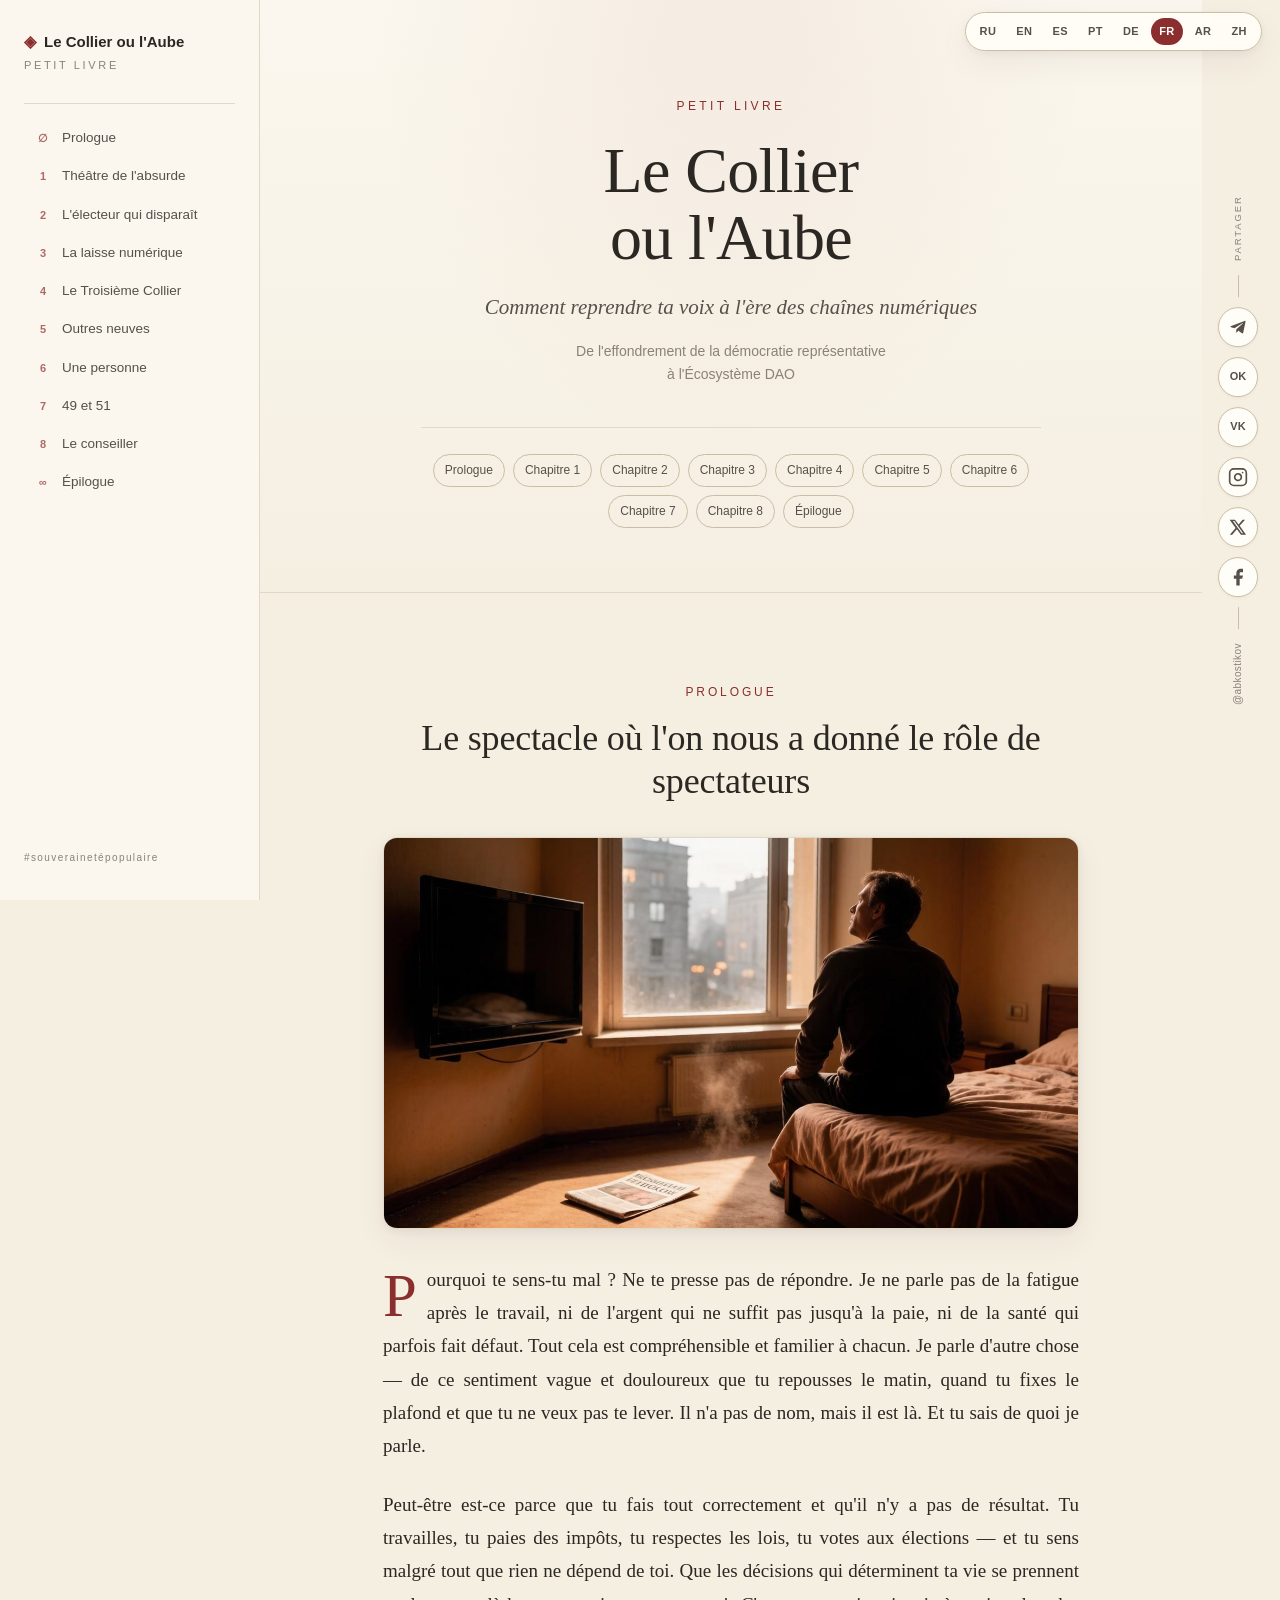
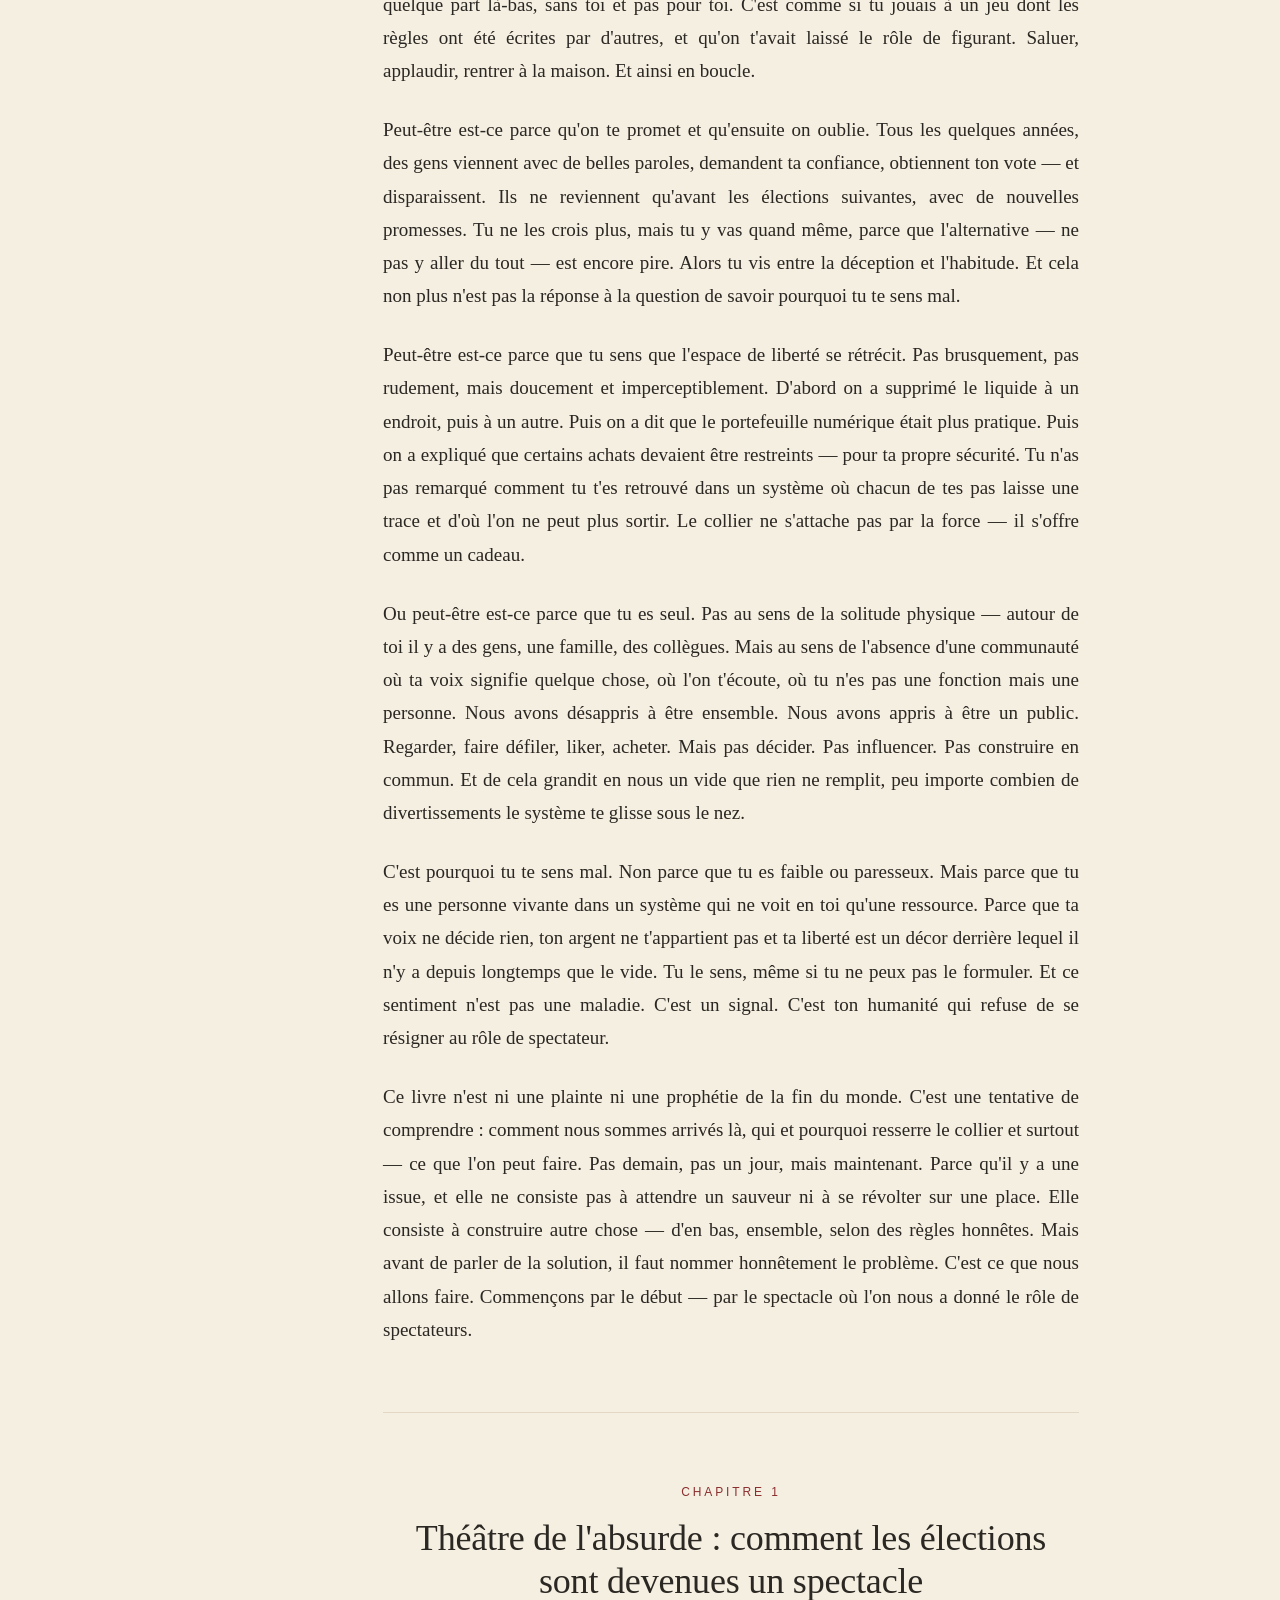
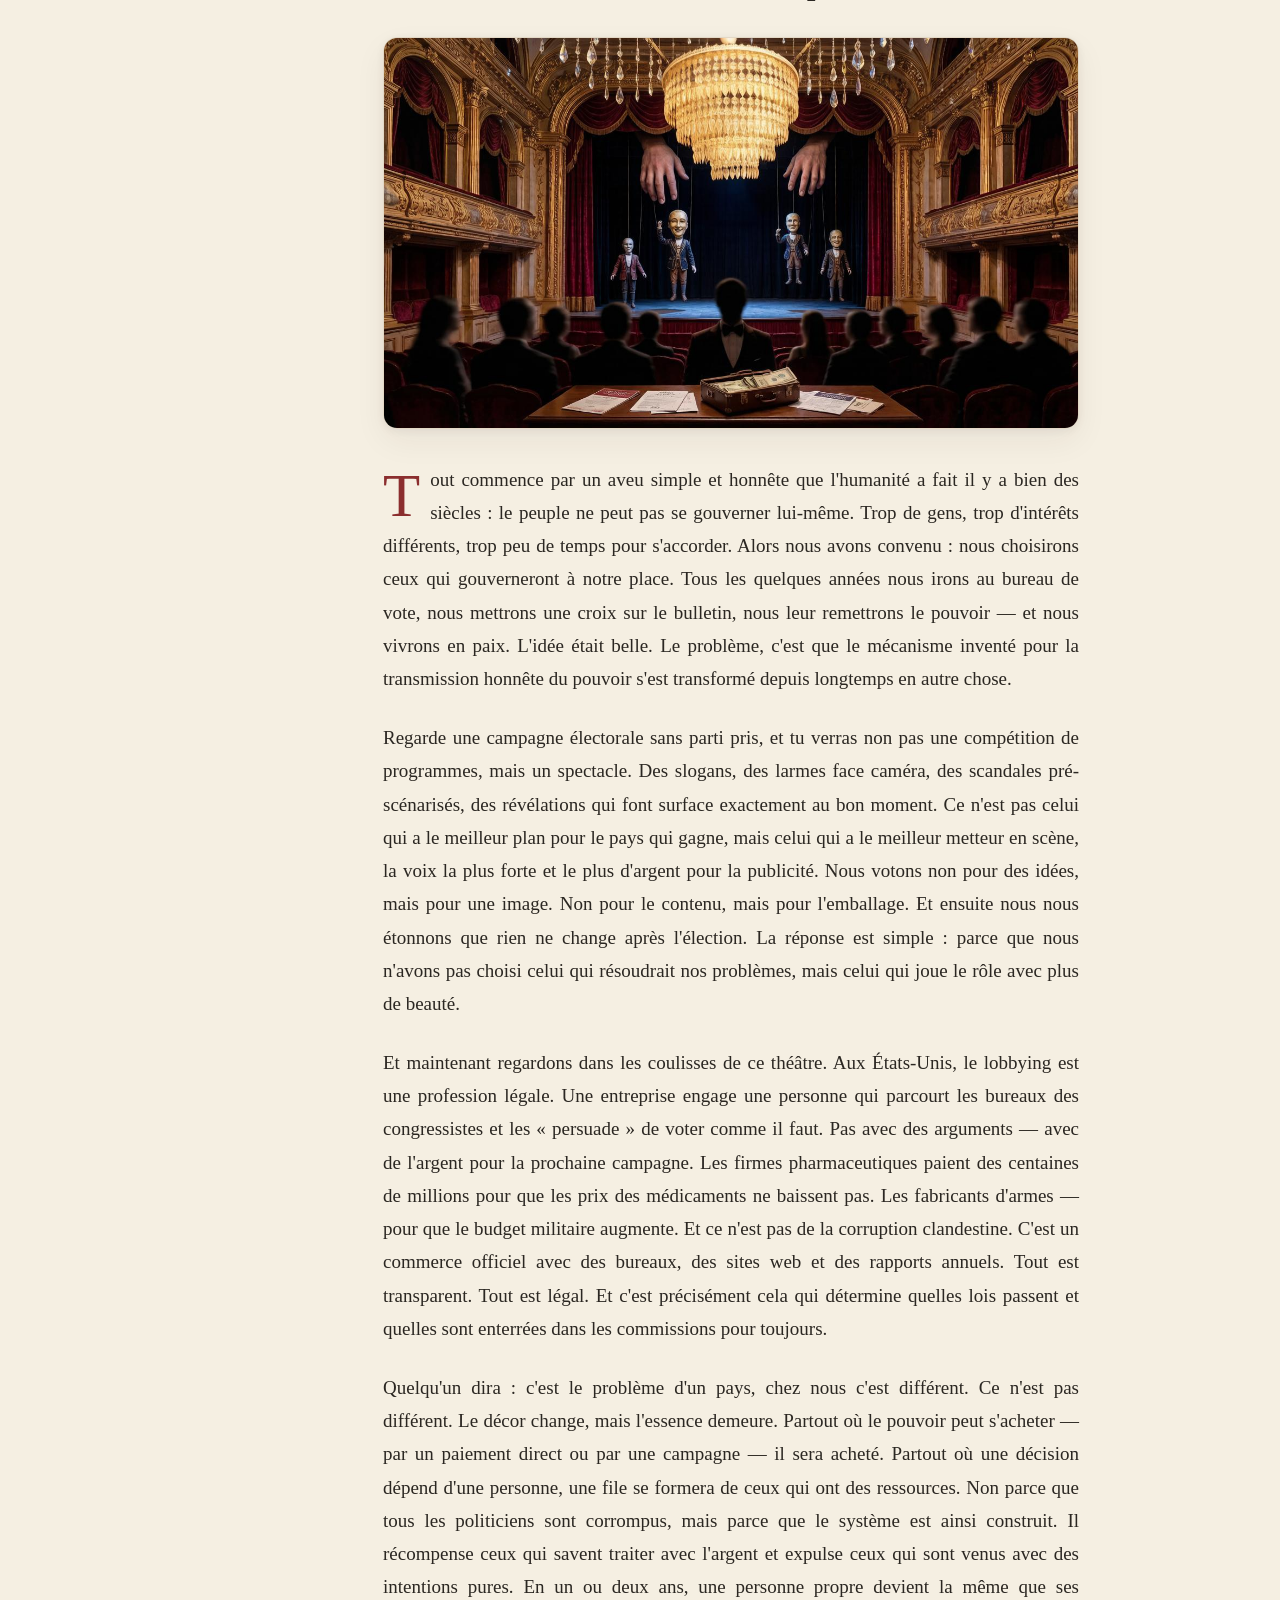
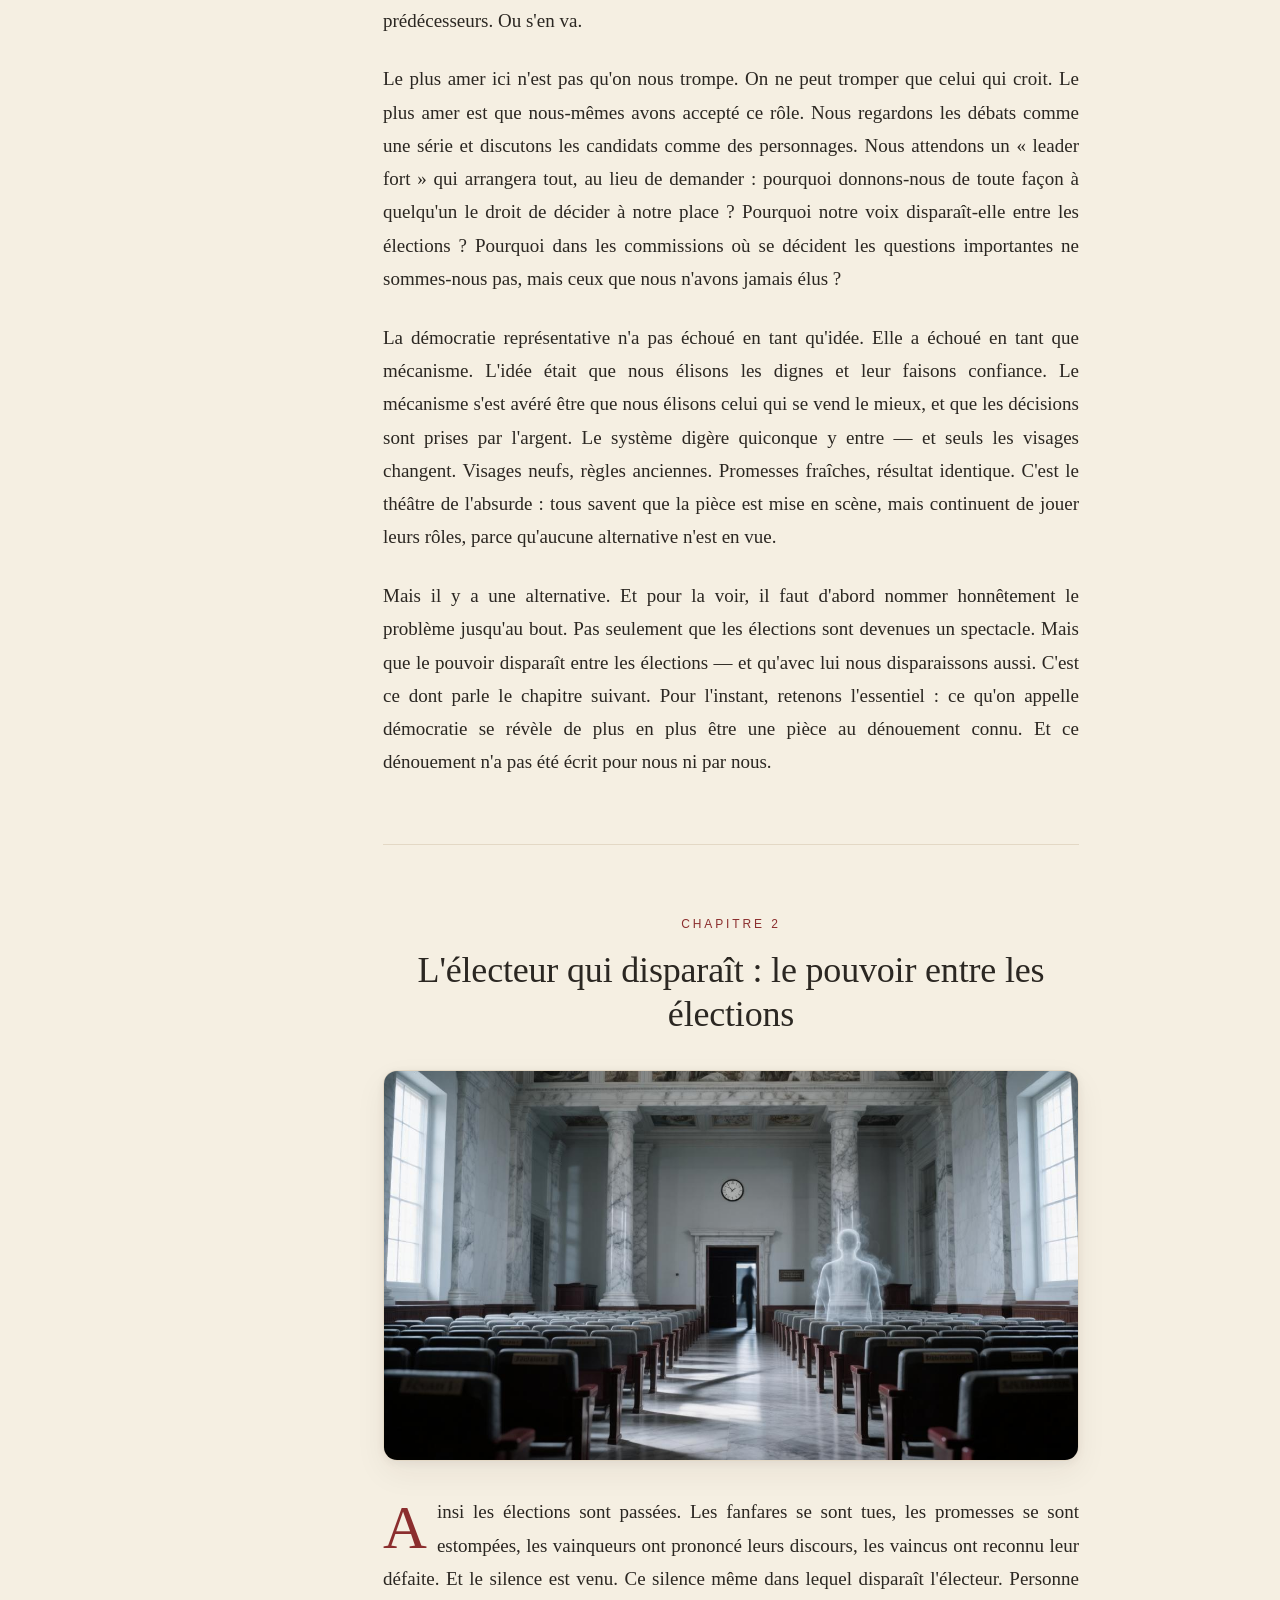
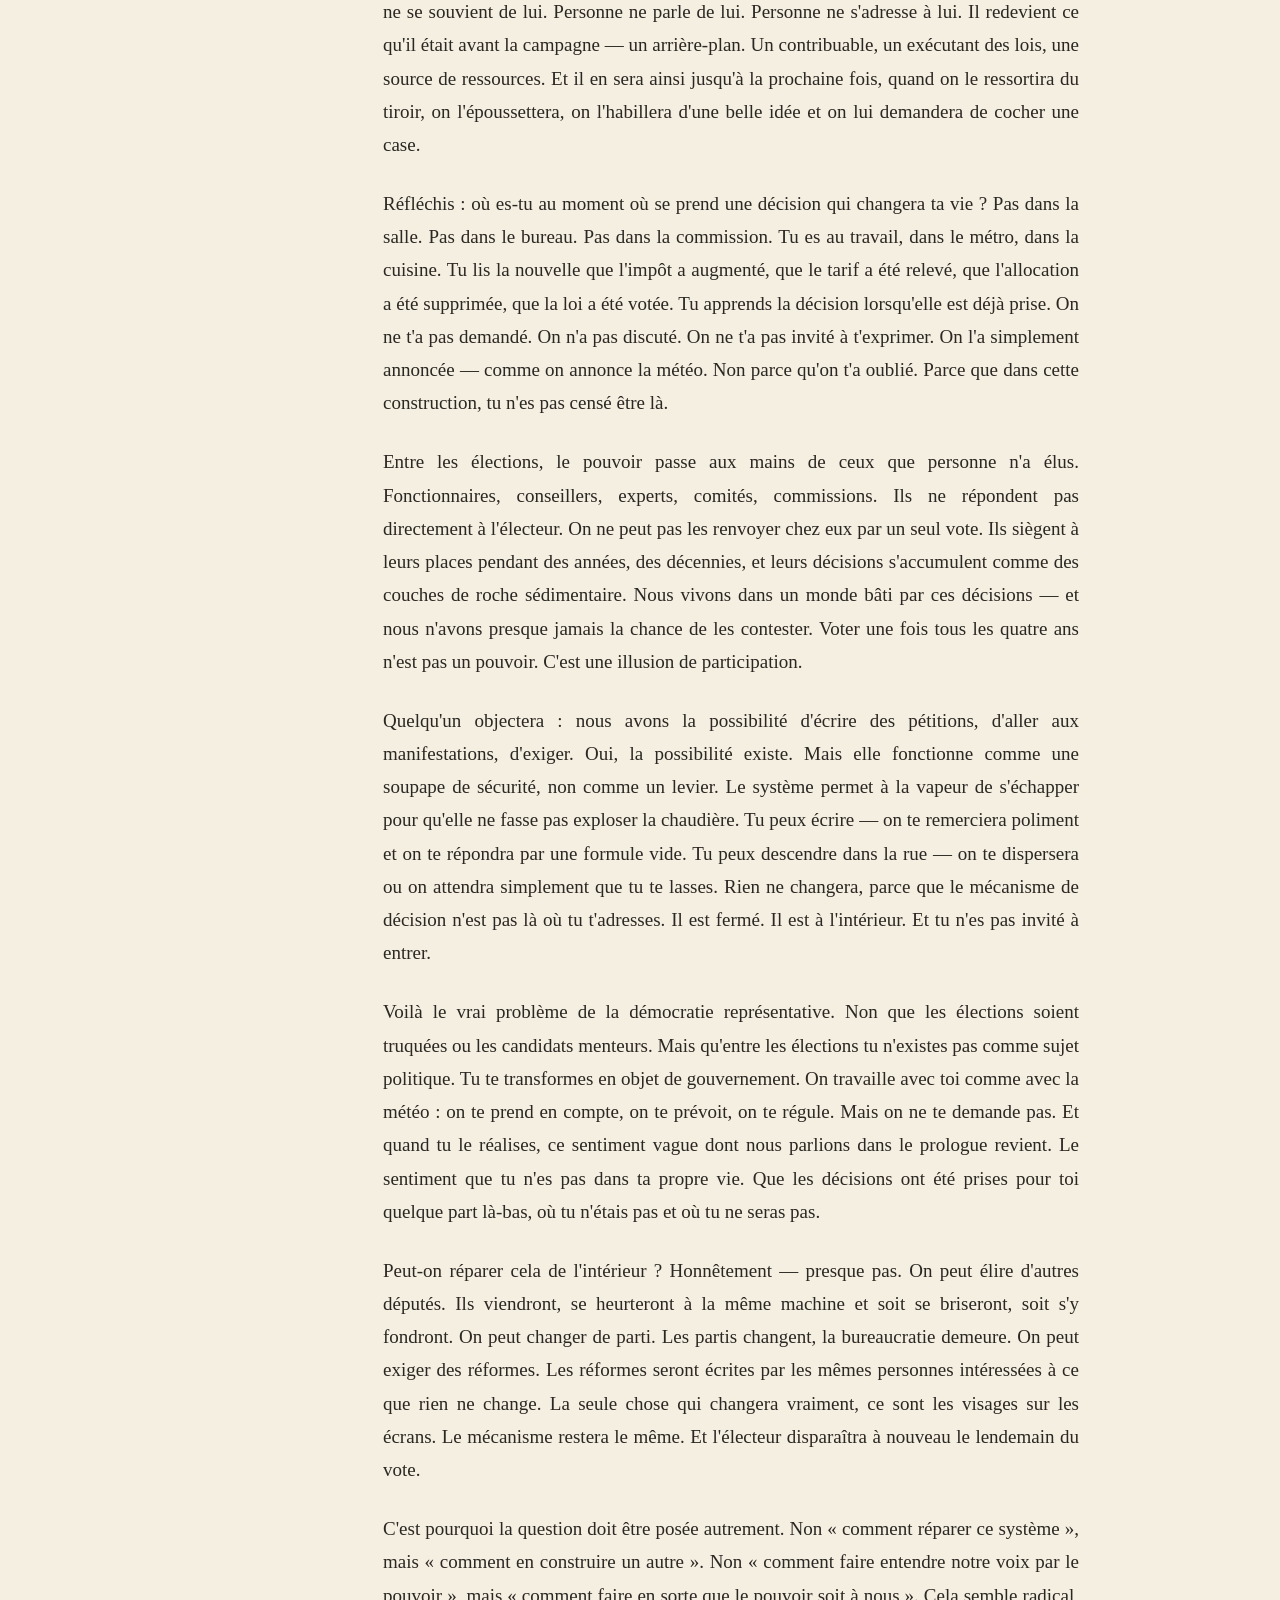
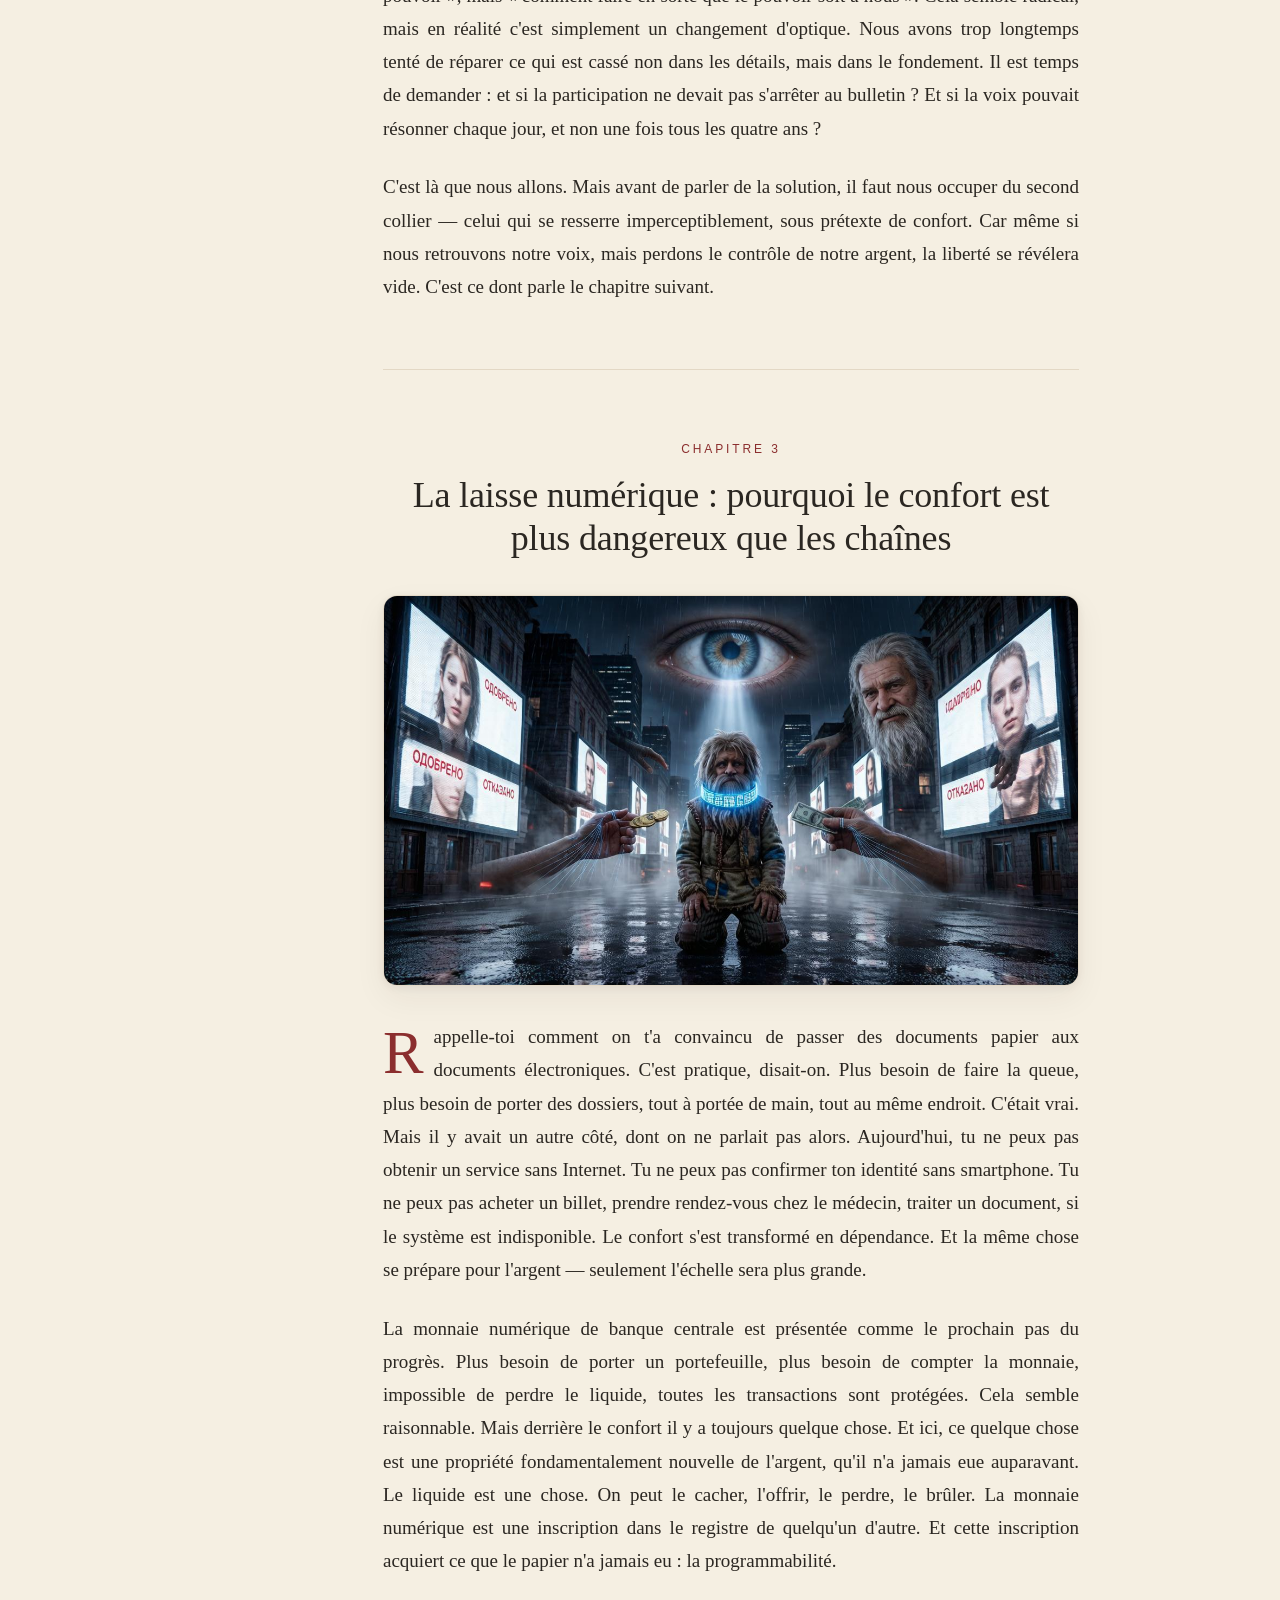
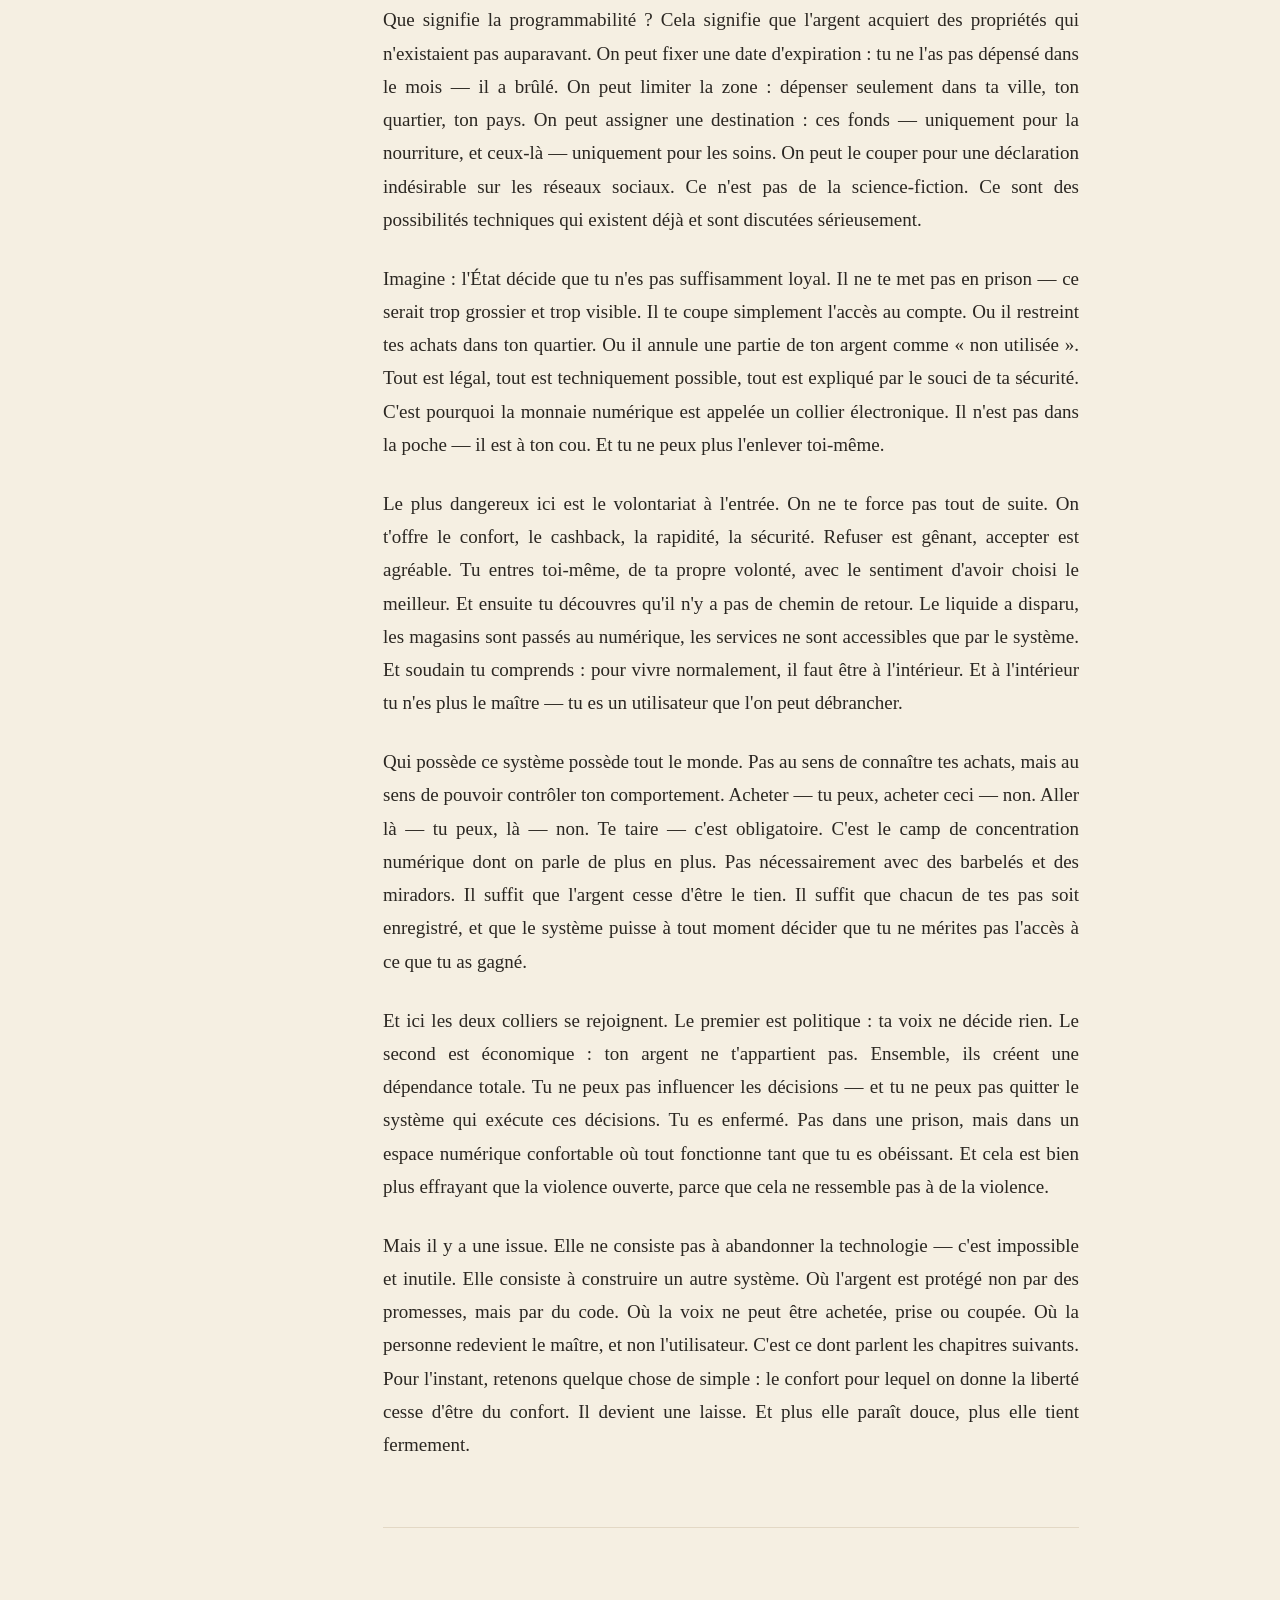
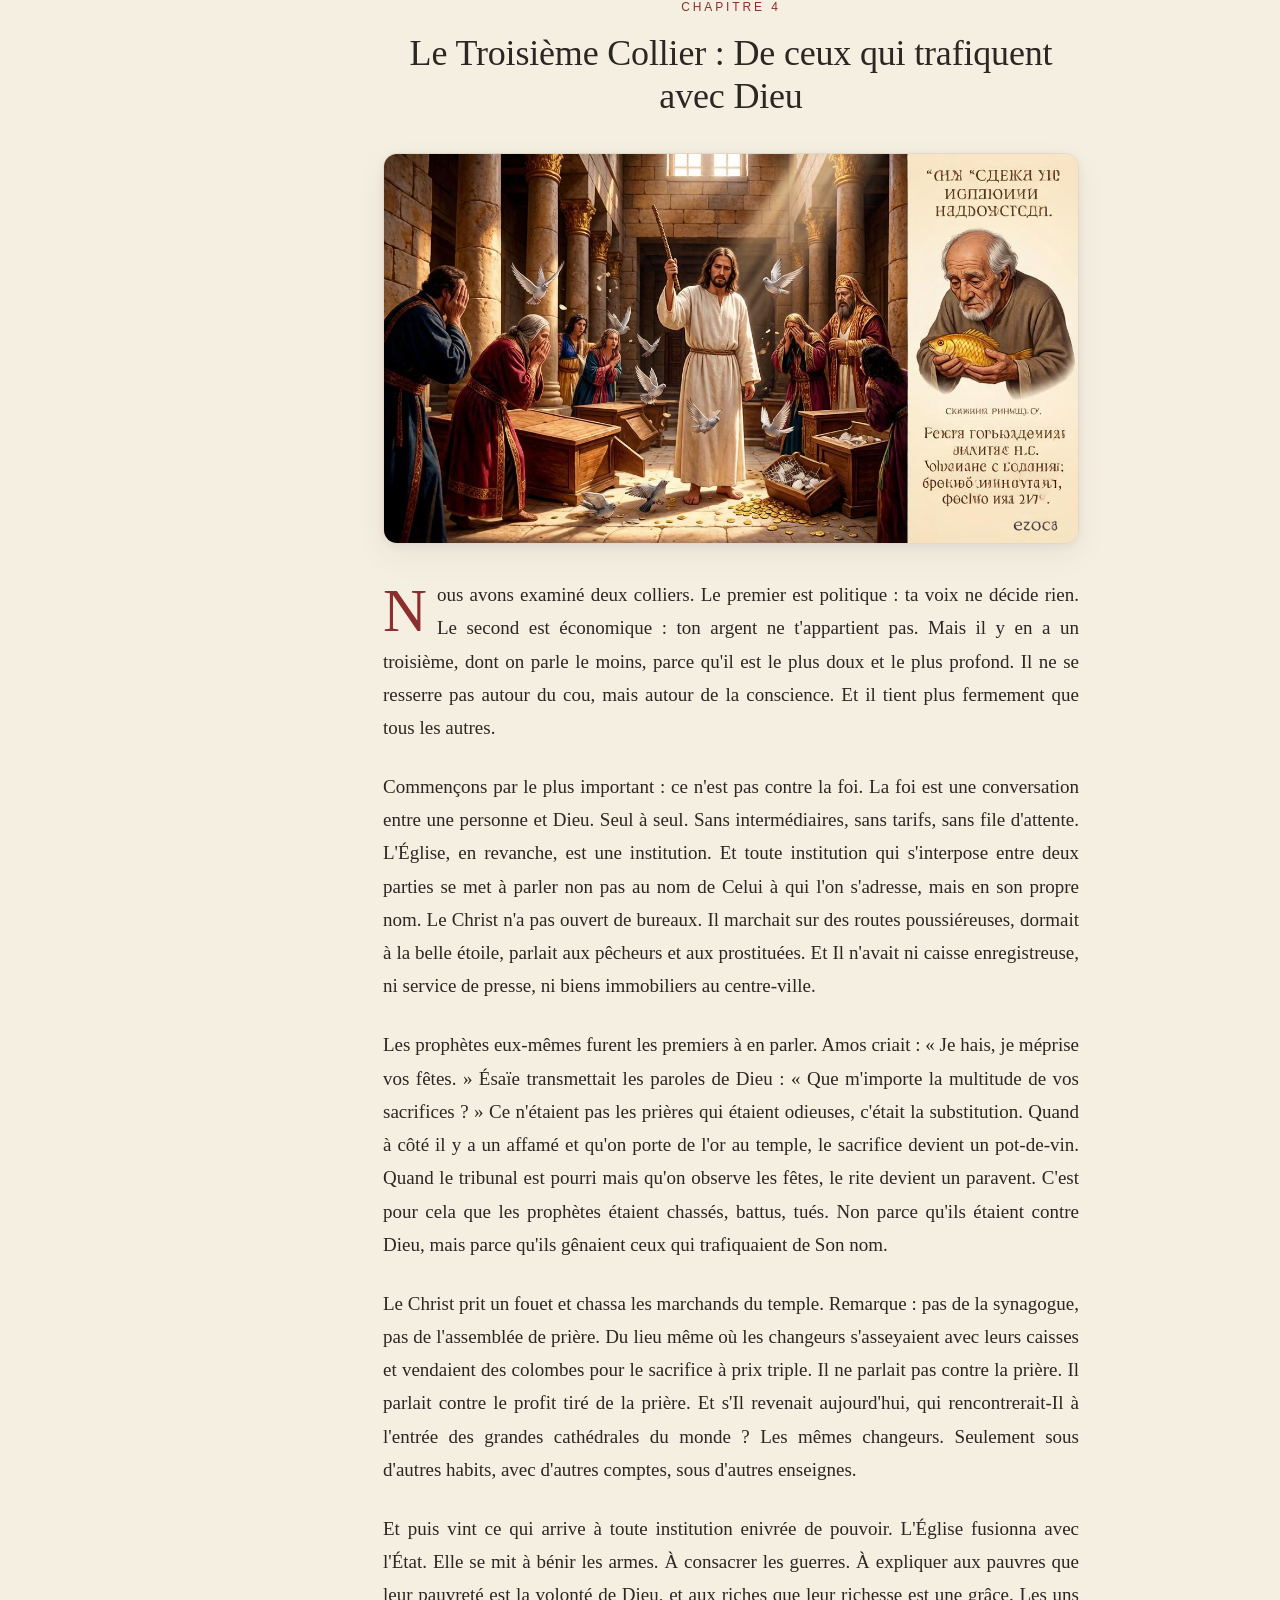
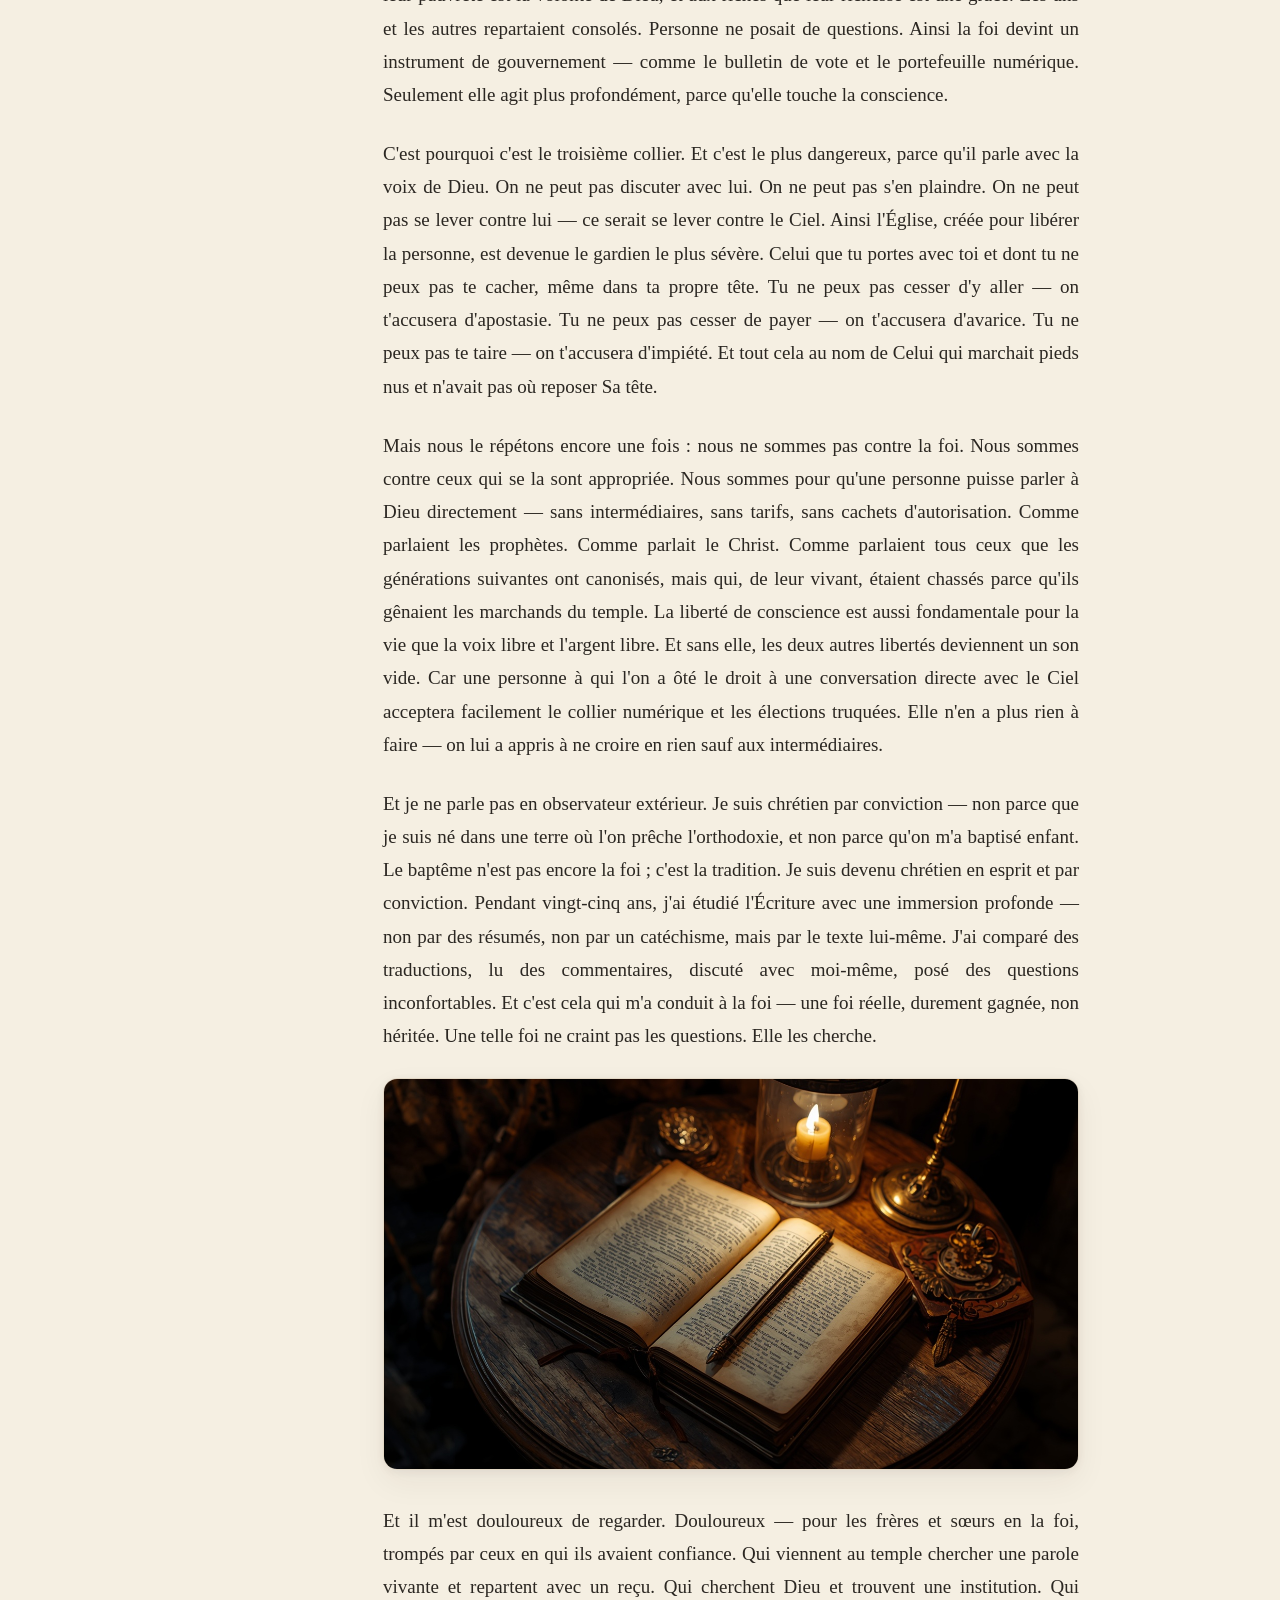
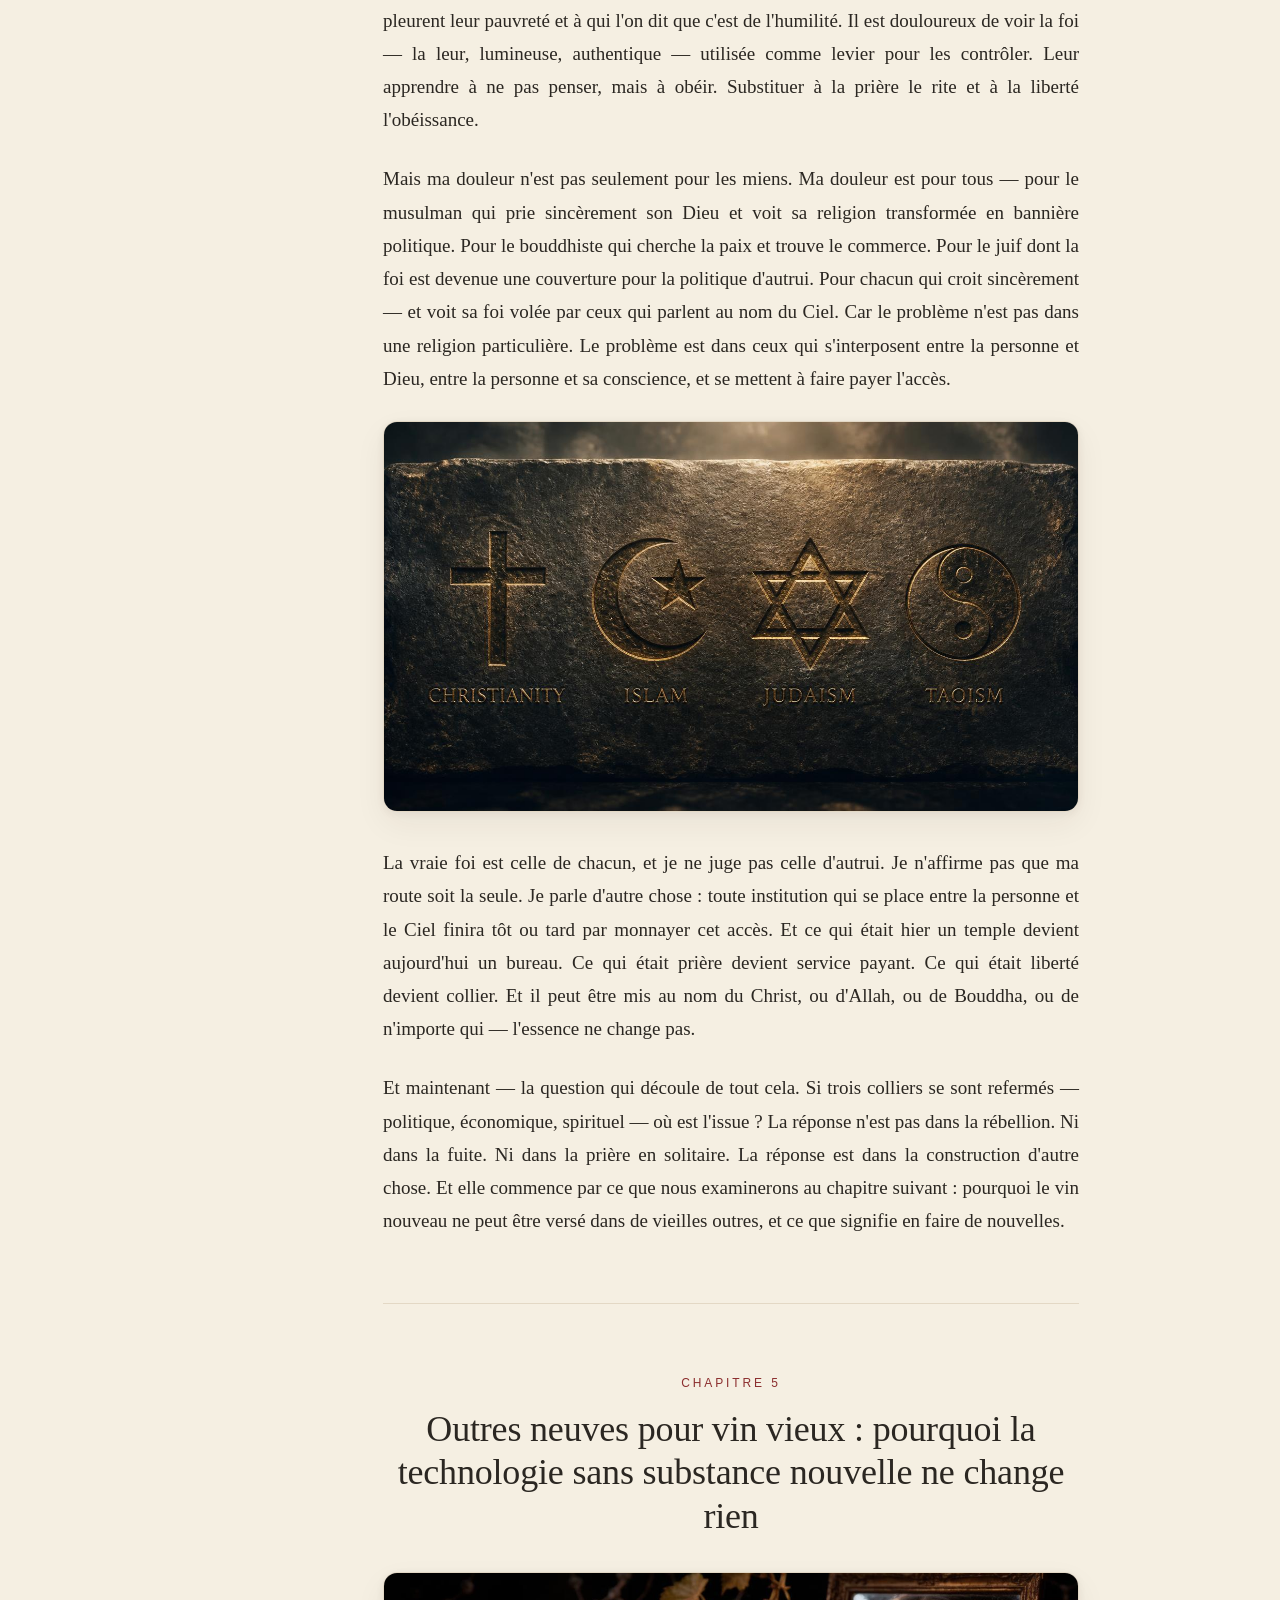
<file: fr/index.html>
<!DOCTYPE html>
<html lang="fr" prefix="og: https://ogp.me/ns# book: https://ogp.me/ns/book#">
<head>
  <meta charset="UTF-8">
  <meta name="viewport" content="width=device-width, initial-scale=1.0, viewport-fit=cover">
  <meta http-equiv="X-UA-Compatible" content="IE=edge">
  <meta name="theme-color" content="#8b2e2e">
  <meta name="color-scheme" content="light">

  <title>Le Collier ou l'Aube — Comment reprendre ta voix à l'ère des chaînes numériques</title>
  <meta name="description" content="Un petit livre sur l'effondrement de la démocratie représentative, le contrôle numérique par les MNBC et l'Écosystème DAO sur la blockchain avec un conseiller IA. Prologue, sept chapitres et épilogue sur la souveraineté populaire, la liberté et un nouvel ordre social.">
  <meta name="keywords" content="démocratie, DAO, blockchain, MNBC, CBDC, camp de concentration numérique, liberté, souveraineté populaire, décentralisation, contrats intelligents, cryptomonnaie, euro numérique, intelligence artificielle, autogouvernance, société civile, une personne une voix, dystopie, futur, technologie, politique, économie">
  <meta name="author" content="Aleksey Kostikov">
  <meta name="creator" content="Aleksey Kostikov">
  <meta name="publisher" content="Souveraineté Populaire">
  <meta name="robots" content="index, follow, max-image-preview:large, max-snippet:-1, max-video-preview:-1">
  <meta name="googlebot" content="index, follow">
  <meta name="rating" content="general">
  <meta name="referrer" content="strict-origin-when-cross-origin">

  <link rel="canonical" href="https://alekseykostikov66.github.io/fr/">
  <link rel="alternate" hreflang="ru" href="https://alekseykostikov66.github.io/">
  <link rel="alternate" hreflang="en" href="https://alekseykostikov66.github.io/en/">
  <link rel="alternate" hreflang="es" href="https://alekseykostikov66.github.io/es/">
  <link rel="alternate" hreflang="pt" href="https://alekseykostikov66.github.io/pt/">
  <link rel="alternate" hreflang="de" href="https://alekseykostikov66.github.io/de/">
  <link rel="alternate" hreflang="fr" href="https://alekseykostikov66.github.io/fr/">
  <link rel="alternate" hreflang="ar" href="https://alekseykostikov66.github.io/ar/">
  <link rel="alternate" hreflang="zh" href="https://alekseykostikov66.github.io/zh/">
  <link rel="alternate" hreflang="x-default" href="https://alekseykostikov66.github.io/">

  <meta property="og:type" content="book">
  <meta property="og:site_name" content="Le Collier ou l'Aube">
  <meta property="og:title" content="Le Collier ou l'Aube — Comment reprendre ta voix à l'ère des chaînes numériques">
  <meta property="og:description" content="Un petit livre sur l'effondrement de la démocratie, le collier numérique MNBC et l'Écosystème DAO avec un conseiller IA. Du diagnostic — à la solution.">
  <meta property="og:url" content="https://alekseykostikov66.github.io/fr/">
  <meta property="og:image" content="https://alekseykostikov66.github.io/img/og-cover.jpg">
  <meta property="og:image:width" content="1200">
  <meta property="og:image:height" content="630">
  <meta property="og:image:alt" content="Le Collier ou l'Aube — couverture du livre">
  <meta property="og:locale" content="fr_FR">
  <meta property="og:locale:alternate" content="ru_RU">
  <meta property="og:locale:alternate" content="en_US">
  <meta property="og:locale:alternate" content="es_ES">
  <meta property="og:locale:alternate" content="pt_BR">
  <meta property="og:locale:alternate" content="de_DE">
  <meta property="og:locale:alternate" content="ar_AR">
  <meta property="og:locale:alternate" content="zh_CN">

  <meta property="book:author" content="Aleksey Kostikov">
  <meta property="book:tag" content="démocratie">
  <meta property="book:tag" content="DAO">
  <meta property="book:tag" content="blockchain">
  <meta property="book:tag" content="MNBC">
  <meta property="book:tag" content="liberté">
  <meta property="book:release_date" content="2026-10-10">

  <meta name="twitter:card" content="summary_large_image">
  <meta name="twitter:site" content="@abkostikov">
  <meta name="twitter:creator" content="@abkostikov">
  <meta name="twitter:title" content="Le Collier ou l'Aube — Comment reprendre ta voix">
  <meta name="twitter:description" content="Un petit livre sur l'effondrement de la démocratie, le collier numérique MNBC et l'Écosystème DAO avec un conseiller IA.">
  <meta name="twitter:image" content="https://alekseykostikov66.github.io/img/og-cover.jpg">
  <meta name="twitter:image:alt" content="Le Collier ou l'Aube — couverture du livre">

  <link rel="icon" type="image/svg+xml" href="data:image/svg+xml,%3Csvg xmlns='http://www.w3.org/2000/svg' viewBox='0 0 100 100'%3E%3Crect width='100' height='100' fill='%238b2e2e'/%3E%3Ctext x='50' y='68' font-size='62' text-anchor='middle' fill='%23f5efe2' font-family='Georgia,serif'%3E◈%3C/text%3E%3C/svg%3E">
  <link rel="apple-touch-icon" href="data:image/svg+xml,%3Csvg xmlns='http://www.w3.org/2000/svg' viewBox='0 0 100 100'%3E%3Crect width='100' height='100' fill='%238b2e2e'/%3E%3Ctext x='50' y='68' font-size='62' text-anchor='middle' fill='%23f5efe2' font-family='Georgia,serif'%3E◈%3C/text%3E%3C/svg%3E">
  <link rel="preconnect" href="https://t.me" crossorigin>

  <script type="application/ld+json">
  {
    "@context": "https://schema.org",
    "@graph": [
      {
        "@type": "Book",
        "@id": "https://alekseykostikov66.github.io/fr/#book",
        "name": "Le Collier ou l'Aube",
        "alternateName": "Comment reprendre ta voix à l'ère des chaînes numériques",
        "description": "Un petit livre sur l'effondrement de la démocratie représentative, le contrôle numérique par les MNBC et l'Écosystème DAO sur la blockchain avec un conseiller IA.",
        "bookFormat": "https://schema.org/EBook",
        "inLanguage": "fr",
        "numberOfPages": 40,
        "genre": ["Politique", "Philosophie", "Technologie", "Essais"],
        "keywords": "démocratie, DAO, blockchain, MNBC, liberté, souveraineté populaire, contrôle numérique, décentralisation",
        "datePublished": "2026-10-10",
        "author": {
          "@type": "Person",
          "name": "Aleksey Kostikov",
          "url": "https://t.me/narodnoe_samoderjavie",
          "sameAs": [
            "https://twitter.com/abkostikov",
            "https://vk.com/abkostikov",
            "https://ok.ru/abkostikov",
            "https://instagram.com/abkostikov",
            "https://facebook.com/abkostikov"
          ]
        },
        "publisher": {
          "@type": "Organization",
          "name": "Souveraineté Populaire",
          "url": "https://t.me/s/narodnoe_samoderjavie"
        },
        "image": "https://alekseykostikov66.github.io/img/og-cover.jpg",
        "url": "https://alekseykostikov66.github.io/fr/",
        "hasPart": [
          { "@type": "Chapter", "name": "Prologue. Le spectacle où l'on nous a donné le rôle de spectateurs", "position": 0 },
          { "@type": "Chapter", "name": "Chapitre 1. Théâtre de l'absurde : comment les élections sont devenues un spectacle", "position": 1 },
          { "@type": "Chapter", "name": "Chapitre 2. L'électeur qui disparaît : le pouvoir entre les élections", "position": 2 },
          { "@type": "Chapter", "name": "Chapitre 3. La laisse numérique : pourquoi le confort est plus dangereux que les chaînes", "position": 3 },
          { "@type": "Chapter", "name": "Chapitre 4. Le Troisième Collier : De ceux qui trafiquent avec Dieu", "position": 4 },
          { "@type": "Chapter", "name": "Chapitre 5. Outres neuves pour vin vieux", "position": 5 },
          { "@type": "Chapter", "name": "Chapitre 6. Une personne — une voix", "position": 6 },
          { "@type": "Chapter", "name": "Chapitre 7. 49 et 51 : une économie où nul ne peut devenir maître", "position": 7 },
          { "@type": "Chapter", "name": "Chapitre 8. Un conseiller, pas un dictateur", "position": 8 },
          { "@type": "Chapter", "name": "Épilogue. L'aube commence avec un seul", "position": 9 }
        ]
      },
      {
        "@type": "WebSite",
        "@id": "https://alekseykostikov66.github.io/fr/#website",
        "url": "https://alekseykostikov66.github.io/fr/",
        "name": "Le Collier ou l'Aube",
        "inLanguage": "fr",
        "publisher": { "@id": "https://alekseykostikov66.github.io/fr/#book" }
      }
    ]
  }
  </script>

  <style>
:root {
  --bg: #f5efe2; --bg-alt: #fbf7ee; --paper: #fffdf7;
  --ink: #2b2722; --ink-soft: #57504a; --ink-muted: #8a817a;
  --accent: #8b2e2e; --accent-soft: #b85a5a;
  --line: #e3d8c5; --line-strong: #cbbda3;
  --shadow: 0 2px 8px rgba(43,39,34,0.06), 0 12px 32px rgba(43,39,34,0.06);
  --radius: 14px; --maxw: 760px; --sidebar-w: 260px; --social-w: 78px;
  --serif: Georgia, "Iowan Old Style", "Times New Roman", "Noto Serif", serif;
  --sans: -apple-system, BlinkMacSystemFont, "Segoe UI", Roboto, "Helvetica Neue", Arial, sans-serif;
}
* { box-sizing: border-box; }
html { scroll-behavior: smooth; scroll-padding-top: 90px; }
body { margin: 0; font-family: var(--serif); font-size: 19px; line-height: 1.75; color: var(--ink); background: var(--bg); -webkit-font-smoothing: antialiased; text-rendering: optimizeLegibility; }
.progress-bar { position: fixed; top: 0; left: 0; height: 3px; width: 0%; background: var(--accent); z-index: 200; transition: width 0.12s linear; }
.lang-switch { position: fixed; top: 12px; right: 18px; display: flex; gap: 4px; z-index: 180; background: rgba(255,253,247,0.94); backdrop-filter: blur(6px); -webkit-backdrop-filter: blur(6px); padding: 5px 6px; border-radius: 999px; border: 1px solid var(--line-strong); box-shadow: var(--shadow); font-family: var(--sans); }
.lang-switch a { font-size: 11px; font-weight: 600; letter-spacing: 0.04em; color: var(--ink-soft); text-decoration: none; padding: 4px 8px; border-radius: 999px; transition: background 0.15s, color 0.15s; text-transform: uppercase; }
.lang-switch a:hover { background: var(--line); color: var(--ink); }
.lang-switch a.active { background: var(--accent); color: #fff; }
.sidebar-left { position: fixed; top: 0; left: 0; bottom: 0; width: var(--sidebar-w); background: var(--bg-alt); border-right: 1px solid var(--line); padding: 32px 24px 24px; overflow-y: auto; z-index: 100; }
.sidebar-inner { display: flex; flex-direction: column; min-height: 100%; }
.brand { display: inline-flex; align-items: center; gap: 8px; font-family: var(--sans); font-size: 15px; font-weight: 600; color: var(--ink); text-decoration: none; line-height: 1.25; }
.brand:hover { color: var(--accent); }
.brand-mark { color: var(--accent); font-size: 16px; flex-shrink: 0; }
.brand-sub { font-family: var(--sans); font-size: 11px; letter-spacing: 0.24em; text-transform: uppercase; color: var(--ink-muted); margin: 4px 0 28px; }
.toc-nav { display: flex; flex-direction: column; gap: 2px; padding-top: 16px; border-top: 1px solid var(--line); }
.toc-nav a { display: flex; align-items: baseline; gap: 10px; font-family: var(--sans); font-size: 13.5px; color: var(--ink-soft); text-decoration: none; padding: 9px 10px; border-radius: 8px; transition: background 0.15s, color 0.15s; line-height: 1.35; }
.toc-nav a:hover { background: var(--paper); color: var(--ink); }
.toc-nav a.active { background: var(--accent); color: #fff; }
.toc-nav a.active .toc-num { color: #fff; opacity: 0.85; }
.toc-num { display: inline-block; min-width: 18px; font-size: 11px; font-weight: 600; color: var(--accent); opacity: 0.7; text-align: center; flex-shrink: 0; }
.sidebar-foot { margin-top: auto; padding-top: 24px; font-family: var(--sans); font-size: 10px; letter-spacing: 0.14em; color: var(--ink-muted); text-transform: lowercase; }
.sidebar-right { position: fixed; top: 50%; right: 18px; transform: translateY(-50%); display: flex; flex-direction: column; align-items: center; gap: 10px; z-index: 100; padding: 4px; }
.social-label { font-family: var(--sans); font-size: 9.5px; letter-spacing: 0.2em; text-transform: uppercase; color: var(--ink-muted); writing-mode: vertical-rl; transform: rotate(180deg); margin-bottom: 4px; }
.social-line { width: 1px; height: 22px; background: var(--line-strong); }
.social-handle { font-family: var(--sans); font-size: 10px; letter-spacing: 0.04em; color: var(--ink-muted); writing-mode: vertical-rl; transform: rotate(180deg); margin-top: 4px; }
.social { display: flex; align-items: center; justify-content: center; width: 40px; height: 40px; border-radius: 50%; background: var(--paper); border: 1px solid var(--line-strong); color: var(--ink-soft); text-decoration: none; font-family: var(--sans); font-size: 11px; font-weight: 700; transition: transform 0.15s, background 0.15s, color 0.15s, border-color 0.15s, box-shadow 0.15s; box-shadow: 0 1px 3px rgba(43,39,34,0.05); }
.social svg { fill: currentColor; }
.social-ig svg { fill: none; }
.social:hover { transform: translateY(-2px) scale(1.05); color: #fff; border-color: transparent; box-shadow: 0 6px 16px rgba(43,39,34,0.18); }
.social-tg:hover { background: #229ED9; }
.social-ok:hover { background: #EE8208; }
.social-vk:hover { background: #0077FF; }
.social-ig:hover { background: #E1306C; }
.social-tw:hover { background: #0f0f0f; }
.social-fb:hover { background: #1877F2; }
.mobile-header { display: none; position: sticky; top: 0; z-index: 150; background: rgba(245,239,226,0.96); backdrop-filter: saturate(140%) blur(8px); -webkit-backdrop-filter: saturate(140%) blur(8px); border-bottom: 1px solid var(--line); }
.mobile-inner { display: flex; align-items: center; justify-content: space-between; padding: 12px 18px; gap: 12px; min-height: 56px; }
.brand-mobile { font-size: 14px; flex: 1; min-width: 0; }
.brand-mobile .brand-text { overflow: hidden; text-overflow: ellipsis; white-space: nowrap; }
.menu-toggle { width: 40px; height: 40px; background: transparent; border: 1px solid var(--line-strong); border-radius: 8px; cursor: pointer; padding: 9px 8px; display: flex; flex-direction: column; justify-content: space-between; flex-shrink: 0; }
.menu-toggle span { display: block; height: 2px; background: var(--ink); border-radius: 2px; transition: transform 0.2s, opacity 0.2s; }
.menu-toggle.open span:nth-child(1) { transform: translateY(9px) rotate(45deg); }
.menu-toggle.open span:nth-child(2) { opacity: 0; }
.menu-toggle.open span:nth-child(3) { transform: translateY(-9px) rotate(-45deg); }
.mobile-nav { display: flex; flex-direction: column; gap: 0; background: var(--paper); border-top: 1px solid var(--line); padding: 0 12px; max-height: 0; overflow: hidden; transition: max-height 0.28s ease, padding 0.28s ease; }
.mobile-nav.open { max-height: 70vh; overflow-y: auto; padding-top: 8px; padding-bottom: 14px; }
.mobile-nav a { font-family: var(--sans); font-size: 14.5px; color: var(--ink-soft); text-decoration: none; padding: 12px 14px; border-radius: 8px; transition: background 0.15s, color 0.15s; }
.mobile-nav a:hover, .mobile-nav a.active { background: var(--accent); color: #fff; }
.main-content { margin-left: var(--sidebar-w); margin-right: var(--social-w); min-height: 100vh; }
.cover { padding: 96px 24px 64px; text-align: center; background: radial-gradient(ellipse at 50% 0%, rgba(139,46,46,0.06), transparent 55%), linear-gradient(180deg, var(--bg-alt), var(--bg)); border-bottom: 1px solid var(--line); }
.cover-inner { max-width: 620px; margin: 0 auto; }
.cover-kicker { font-family: var(--sans); font-size: 12px; letter-spacing: 0.28em; text-transform: uppercase; color: var(--accent); margin: 0 0 20px; }
.cover-title { font-family: var(--serif); font-size: clamp(40px, 6vw, 64px); line-height: 1.05; margin: 0 0 18px; font-weight: 400; letter-spacing: -0.01em; }
.cover-subtitle { font-size: clamp(17px, 2.2vw, 21px); color: var(--ink-soft); margin: 0 0 14px; font-style: italic; }
.cover-tagline { font-family: var(--sans); font-size: 14px; color: var(--ink-muted); line-height: 1.6; margin: 0 0 42px; }
.cover-toc { display: flex; flex-wrap: wrap; gap: 8px; justify-content: center; padding-top: 26px; border-top: 1px solid var(--line); }
.cover-toc a { font-family: var(--sans); font-size: 12px; color: var(--ink-soft); text-decoration: none; padding: 5px 11px; border: 1px solid var(--line-strong); border-radius: 999px; transition: all 0.15s; }
.cover-toc a:hover { background: var(--accent); color: #fff; border-color: var(--accent); }
.book { max-width: var(--maxw); margin: 0 auto; padding: 20px 32px 60px; }
.chapter { padding: 60px 0 40px; border-bottom: 1px solid var(--line); }
.chapter:last-child { border-bottom: none; }
.chapter-header { text-align: center; margin-bottom: 34px; }
.chapter-number { display: inline-block; font-family: var(--sans); font-size: 12px; letter-spacing: 0.24em; text-transform: uppercase; color: var(--accent); margin-bottom: 14px; }
.chapter-header h2 { font-family: var(--serif); font-size: clamp(26px, 3.4vw, 36px); line-height: 1.2; margin: 0; font-weight: 400; letter-spacing: -0.005em; }
.chapter p { margin: 0 0 1.35em; text-align: justify; hyphens: auto; -webkit-hyphens: auto; }
.chapter p:first-of-type::first-letter { font-size: 3.2em; line-height: 0.9; float: left; padding: 6px 10px 0 0; font-weight: 400; color: var(--accent); }
.chapter-image { margin: 0 0 34px; border-radius: var(--radius); overflow: hidden; background: var(--bg-alt); border: 1px solid var(--line); box-shadow: var(--shadow); aspect-ratio: 16/9; position: relative; }
.chapter-image img { display: block; width: 100%; height: 100%; object-fit: cover; }
.chapter-image.image-missing::before { content: "📷  L'image apparaîtra ici"; position: absolute; inset: 0; display: flex; align-items: center; justify-content: center; font-family: var(--sans); font-size: 13px; color: var(--ink-muted); letter-spacing: 0.05em; background: repeating-linear-gradient(45deg, #efe6d3 0 20px, #eadfc8 20px 40px); }
.chapter-image.image-missing img { opacity: 0; }
.site-footer { max-width: var(--maxw); margin: 0 auto; padding: 50px 32px 70px; text-align: center; font-family: var(--sans); font-size: 13px; color: var(--ink-muted); border-top: 1px solid var(--line); }
.footer-title { font-size: 13px; color: var(--ink-soft); margin: 0 0 20px; }
.footer-socials { display: none; flex-wrap: wrap; gap: 10px; justify-content: center; margin: 0 0 20px; }
.footer-handle { font-size: 12px; color: var(--accent-soft); margin: 0 0 10px; letter-spacing: 0.04em; }
.footer-hash { font-size: 11.5px; color: var(--ink-muted); word-break: break-word; line-height: 1.7; margin: 0; }
.to-top { position: fixed; right: 20px; bottom: 20px; width: 46px; height: 46px; border-radius: 50%; border: 1px solid var(--line-strong); background: var(--paper); color: var(--ink); font-size: 20px; cursor: pointer; opacity: 0; pointer-events: none; transform: translateY(10px); transition: opacity 0.25s, transform 0.25s, background 0.15s, color 0.15s; box-shadow: var(--shadow); z-index: 120; }
.to-top.show { opacity: 1; pointer-events: auto; transform: translateY(0); }
.to-top:hover { background: var(--accent); color: #fff; border-color: var(--accent); }
@media (max-width: 1100px) {
  .sidebar-left, .sidebar-right { display: none; }
  .mobile-header { display: block; }
  .main-content { margin-left: 0; margin-right: 0; }
  .footer-socials { display: flex; }
  .cover { padding: 56px 20px 44px; }
  .book { padding: 10px 22px 50px; }
  .chapter { padding: 44px 0 32px; }
  html { scroll-padding-top: 76px; }
  .lang-switch { top: auto; bottom: 76px; right: 14px; }
}
@media (max-width: 560px) {
  body { font-size: 17px; }
  .cover-title { font-size: 38px; }
  .cover-subtitle { font-size: 16px; }
  .chapter-header h2 { font-size: 23px; }
  .chapter-number { font-size: 11px; }
  .book { padding: 8px 18px 40px; }
  .chapter { padding: 40px 0 28px; }
  .chapter p { text-align: left; }
  .chapter p:first-of-type::first-letter { font-size: 2.6em; padding: 4px 8px 0 0; }
  .chapter-image { aspect-ratio: 4/3; }
  .site-footer { padding: 40px 18px 60px; }
  .to-top { width: 42px; height: 42px; right: 14px; bottom: 14px; font-size: 18px; }
  .lang-switch { bottom: 70px; }
}
@media print {
  .sidebar-left, .sidebar-right, .mobile-header, .to-top,
  .progress-bar, .cover-toc, .footer-socials, .lang-switch { display: none !important; }
  body { background: #fff; font-size: 12pt; color: #000; }
  .main-content { margin: 0; }
  .chapter { page-break-after: always; border: none; padding: 0; }
  .chapter-image { box-shadow: none; aspect-ratio: auto; }
}
  </style>
</head>
<body>

  <div class="progress-bar" id="progressBar"></div>

  <nav class="lang-switch" aria-label="Langue">
    <a href="../index.html" hreflang="ru" lang="ru" title="Русский">RU</a>
    <a href="../en/index.html" hreflang="en" lang="en" title="English">EN</a>
    <a href="../es/index.html" hreflang="es" lang="es" title="Español">ES</a>
    <a href="../pt/index.html" hreflang="pt" lang="pt" title="Português">PT</a>
    <a href="../de/index.html" hreflang="de" lang="de" title="Deutsch">DE</a>
    <a href="index.html" class="active" hreflang="fr" lang="fr" title="Français">FR</a>
    <a href="../ar/index.html" hreflang="ar" lang="ar" title="العربية">AR</a>
    <a href="../zh/index.html" hreflang="zh" lang="zh" title="中文">ZH</a>
  </nav>

  <aside class="sidebar-left" aria-label="Sommaire">
    <div class="sidebar-inner">
      <a href="#top" class="brand">
        <span class="brand-mark">◈</span>
        <span class="brand-text">Le Collier ou&nbsp;l'Aube</span>
      </a>
      <p class="brand-sub">petit livre</p>
      <nav class="toc-nav">
        <a href="#prolog"><span class="toc-num">∅</span>Prologue</a>
        <a href="#chapter-1"><span class="toc-num">1</span>Théâtre de l'absurde</a>
        <a href="#chapter-2"><span class="toc-num">2</span>L'électeur qui disparaît</a>
        <a href="#chapter-3"><span class="toc-num">3</span>La laisse numérique</a>
        <a href="#chapter-4"><span class="toc-num">4</span>Le Troisième Collier</a>
        <a href="#chapter-5"><span class="toc-num">5</span>Outres neuves</a>
        <a href="#chapter-6"><span class="toc-num">6</span>Une personne</a>
        <a href="#chapter-7"><span class="toc-num">7</span>49 et 51</a>
        <a href="#chapter-8"><span class="toc-num">8</span>Le conseiller</a>
        <a href="#epilog"><span class="toc-num">∞</span>Épilogue</a>
      </nav>
      <p class="sidebar-foot">#souverainetépopulaire</p>
    </div>
  </aside>

  <aside class="sidebar-right" aria-label="Partager">
    <span class="social-label">Partager</span>
    <span class="social-line"></span>
    <a class="social social-tg" href="https://t.me/s/narodnoe_samoderjavie" target="_blank" rel="noopener" aria-label="Chaîne Telegram" title="Telegram · Souveraineté Populaire">
      <svg viewBox="0 0 24 24" width="20" height="20" aria-hidden="true"><path d="M9.78 18.65l.28-4.23 7.68-6.92c.34-.31-.07-.46-.52-.19L7.74 13.3 3.64 12c-.88-.25-.89-.86.2-1.3l15.97-6.16c.73-.33 1.43.18 1.15 1.3l-2.72 12.81c-.19.91-.74 1.13-1.5.71L12.6 16.3l-1.99 1.93c-.23.23-.42.42-.83.42z"/></svg>
    </a>
    <a class="social social-ok" href="https://ok.ru/abkostikov" target="_blank" rel="noopener" aria-label="Odnoklassniki"><span>OK</span></a>
    <a class="social social-vk" href="https://vk.com/abkostikov" target="_blank" rel="noopener" aria-label="VK"><span>VK</span></a>
    <a class="social social-ig" href="https://instagram.com/abkostikov" target="_blank" rel="noopener" aria-label="Instagram">
      <svg viewBox="0 0 24 24" width="20" height="20" fill="none" stroke="currentColor" stroke-width="2" stroke-linecap="round" stroke-linejoin="round" aria-hidden="true"><rect x="2" y="2" width="20" height="20" rx="5" ry="5"/><path d="M16 11.37A4 4 0 1 1 12.63 8 4 4 0 0 1 16 11.37z"/><line x1="17.5" y1="6.5" x2="17.51" y2="6.5"/></svg>
    </a>
    <a class="social social-tw" href="https://twitter.com/abkostikov" target="_blank" rel="noopener" aria-label="Twitter / X">
      <svg viewBox="0 0 24 24" width="20" height="20" aria-hidden="true"><path d="M17.53 3H20.5l-6.5 7.43L21.7 21h-6.2l-4.85-6.34L5.1 21H2.13l6.96-7.94L2 3h6.36l4.38 5.79L17.53 3zm-1.09 16.2h1.65L7.63 4.7H5.86l10.58 14.5z"/></svg>
    </a>
    <a class="social social-fb" href="https://facebook.com/abkostikov" target="_blank" rel="noopener" aria-label="Facebook">
      <svg viewBox="0 0 24 24" width="20" height="20" aria-hidden="true"><path d="M18 2h-3a5 5 0 0 0-5 5v3H7v4h3v8h4v-8h3l1-4h-4V7a1 1 0 0 1 1-1h3z"/></svg>
    </a>
    <span class="social-line"></span>
    <span class="social-handle">@abkostikov</span>
  </aside>

  <header class="mobile-header">
    <div class="mobile-inner">
      <a href="#top" class="brand brand-mobile">
        <span class="brand-mark">◈</span>
        <span class="brand-text">Le Collier ou&nbsp;l'Aube</span>
      </a>
      <button class="menu-toggle" id="menuToggle" aria-label="Menu" aria-expanded="false">
        <span></span><span></span><span></span>
      </button>
    </div>
    <nav class="mobile-nav" id="mobileNav">
      <a href="#prolog">Prologue</a>
      <a href="#chapter-1">1. Théâtre de l'absurde</a>
      <a href="#chapter-2">2. L'électeur qui disparaît</a>
      <a href="#chapter-3">3. La laisse numérique</a>
      <a href="#chapter-4">4. Le Troisième Collier</a>
      <a href="#chapter-5">5. Outres neuves</a>
      <a href="#chapter-6">6. Une personne</a>
      <a href="#chapter-7">7. 49 et 51</a>
      <a href="#chapter-8">8. Le conseiller</a>
      <a href="#epilog">Épilogue</a>
    </nav>
  </header>

  <main class="main-content" id="top">

    <section class="cover">
      <div class="cover-inner">
        <p class="cover-kicker">Petit livre</p>
        <h1 class="cover-title">Le Collier<br>ou l'Aube</h1>
        <p class="cover-subtitle">Comment reprendre ta voix à l'ère des chaînes numériques</p>
        <p class="cover-tagline">De l'effondrement de la démocratie représentative<br>à l'Écosystème DAO</p>
        <div class="cover-toc">
          <a href="#prolog">Prologue</a>
          <a href="#chapter-1">Chapitre 1</a>
          <a href="#chapter-2">Chapitre 2</a>
          <a href="#chapter-3">Chapitre 3</a>
          <a href="#chapter-4">Chapitre 4</a>
          <a href="#chapter-5">Chapitre 5</a>
          <a href="#chapter-6">Chapitre 6</a>
          <a href="#chapter-7">Chapitre 7</a>
          <a href="#chapter-8">Chapitre 8</a>
          <a href="#epilog">Épilogue</a>
        </div>
      </div>
    </section>

    <div class="book">

      <article class="chapter" id="prolog">
        <header class="chapter-header">
          <span class="chapter-number">Prologue</span>
          <h2>Le spectacle où l'on nous a donné le rôle de spectateurs</h2>
        </header>
        <figure class="chapter-image"><img src="../img/01-prolog.jpg" alt="Prologue — un homme seul près de la fenêtre" loading="lazy"></figure>
        <p>Pourquoi te sens-tu mal ? Ne te presse pas de répondre. Je ne parle pas de la fatigue après le travail, ni de l'argent qui ne suffit pas jusqu'à la paie, ni de la santé qui parfois fait défaut. Tout cela est compréhensible et familier à chacun. Je parle d'autre chose — de ce sentiment vague et douloureux que tu repousses le matin, quand tu fixes le plafond et que tu ne veux pas te lever. Il n'a pas de nom, mais il est là. Et tu sais de quoi je parle.</p>
        <p>Peut-être est-ce parce que tu fais tout correctement et qu'il n'y a pas de résultat. Tu travailles, tu paies des impôts, tu respectes les lois, tu votes aux élections — et tu sens malgré tout que rien ne dépend de toi. Que les décisions qui déterminent ta vie se prennent quelque part là-bas, sans toi et pas pour toi. C'est comme si tu jouais à un jeu dont les règles ont été écrites par d'autres, et qu'on t'avait laissé le rôle de figurant. Saluer, applaudir, rentrer à la maison. Et ainsi en boucle.</p>
        <p>Peut-être est-ce parce qu'on te promet et qu'ensuite on oublie. Tous les quelques années, des gens viennent avec de belles paroles, demandent ta confiance, obtiennent ton vote — et disparaissent. Ils ne reviennent qu'avant les élections suivantes, avec de nouvelles promesses. Tu ne les crois plus, mais tu y vas quand même, parce que l'alternative — ne pas y aller du tout — est encore pire. Alors tu vis entre la déception et l'habitude. Et cela non plus n'est pas la réponse à la question de savoir pourquoi tu te sens mal.</p>
        <p>Peut-être est-ce parce que tu sens que l'espace de liberté se rétrécit. Pas brusquement, pas rudement, mais doucement et imperceptiblement. D'abord on a supprimé le liquide à un endroit, puis à un autre. Puis on a dit que le portefeuille numérique était plus pratique. Puis on a expliqué que certains achats devaient être restreints — pour ta propre sécurité. Tu n'as pas remarqué comment tu t'es retrouvé dans un système où chacun de tes pas laisse une trace et d'où l'on ne peut plus sortir. Le collier ne s'attache pas par la force — il s'offre comme un cadeau.</p>
        <p>Ou peut-être est-ce parce que tu es seul. Pas au sens de la solitude physique — autour de toi il y a des gens, une famille, des collègues. Mais au sens de l'absence d'une communauté où ta voix signifie quelque chose, où l'on t'écoute, où tu n'es pas une fonction mais une personne. Nous avons désappris à être ensemble. Nous avons appris à être un public. Regarder, faire défiler, liker, acheter. Mais pas décider. Pas influencer. Pas construire en commun. Et de cela grandit en nous un vide que rien ne remplit, peu importe combien de divertissements le système te glisse sous le nez.</p>
        <p>C'est pourquoi tu te sens mal. Non parce que tu es faible ou paresseux. Mais parce que tu es une personne vivante dans un système qui ne voit en toi qu'une ressource. Parce que ta voix ne décide rien, ton argent ne t'appartient pas et ta liberté est un décor derrière lequel il n'y a depuis longtemps que le vide. Tu le sens, même si tu ne peux pas le formuler. Et ce sentiment n'est pas une maladie. C'est un signal. C'est ton humanité qui refuse de se résigner au rôle de spectateur.</p>
        <p>Ce livre n'est ni une plainte ni une prophétie de la fin du monde. C'est une tentative de comprendre : comment nous sommes arrivés là, qui et pourquoi resserre le collier et surtout — ce que l'on peut faire. Pas demain, pas un jour, mais maintenant. Parce qu'il y a une issue, et elle ne consiste pas à attendre un sauveur ni à se révolter sur une place. Elle consiste à construire autre chose — d'en bas, ensemble, selon des règles honnêtes. Mais avant de parler de la solution, il faut nommer honnêtement le problème. C'est ce que nous allons faire. Commençons par le début — par le spectacle où l'on nous a donné le rôle de spectateurs.</p>
      </article>

      <article class="chapter" id="chapter-1">
        <header class="chapter-header">
          <span class="chapter-number">Chapitre 1</span>
          <h2>Théâtre de l'absurde : comment les élections sont devenues un spectacle</h2>
        </header>
        <figure class="chapter-image"><img src="../img/02-glava-1.jpg" alt="Chapitre 1 — salle de théâtre avec marionnettes" loading="lazy"></figure>
        <p>Tout commence par un aveu simple et honnête que l'humanité a fait il y a bien des siècles : le peuple ne peut pas se gouverner lui-même. Trop de gens, trop d'intérêts différents, trop peu de temps pour s'accorder. Alors nous avons convenu : nous choisirons ceux qui gouverneront à notre place. Tous les quelques années nous irons au bureau de vote, nous mettrons une croix sur le bulletin, nous leur remettrons le pouvoir — et nous vivrons en paix. L'idée était belle. Le problème, c'est que le mécanisme inventé pour la transmission honnête du pouvoir s'est transformé depuis longtemps en autre chose.</p>
        <p>Regarde une campagne électorale sans parti pris, et tu verras non pas une compétition de programmes, mais un spectacle. Des slogans, des larmes face caméra, des scandales pré-scénarisés, des révélations qui font surface exactement au bon moment. Ce n'est pas celui qui a le meilleur plan pour le pays qui gagne, mais celui qui a le meilleur metteur en scène, la voix la plus forte et le plus d'argent pour la publicité. Nous votons non pour des idées, mais pour une image. Non pour le contenu, mais pour l'emballage. Et ensuite nous nous étonnons que rien ne change après l'élection. La réponse est simple : parce que nous n'avons pas choisi celui qui résoudrait nos problèmes, mais celui qui joue le rôle avec plus de beauté.</p>
        <p>Et maintenant regardons dans les coulisses de ce théâtre. Aux États-Unis, le lobbying est une profession légale. Une entreprise engage une personne qui parcourt les bureaux des congressistes et les « persuade » de voter comme il faut. Pas avec des arguments — avec de l'argent pour la prochaine campagne. Les firmes pharmaceutiques paient des centaines de millions pour que les prix des médicaments ne baissent pas. Les fabricants d'armes — pour que le budget militaire augmente. Et ce n'est pas de la corruption clandestine. C'est un commerce officiel avec des bureaux, des sites web et des rapports annuels. Tout est transparent. Tout est légal. Et c'est précisément cela qui détermine quelles lois passent et quelles sont enterrées dans les commissions pour toujours.</p>
        <p>Quelqu'un dira : c'est le problème d'un pays, chez nous c'est différent. Ce n'est pas différent. Le décor change, mais l'essence demeure. Partout où le pouvoir peut s'acheter — par un paiement direct ou par une campagne — il sera acheté. Partout où une décision dépend d'une personne, une file se formera de ceux qui ont des ressources. Non parce que tous les politiciens sont corrompus, mais parce que le système est ainsi construit. Il récompense ceux qui savent traiter avec l'argent et expulse ceux qui sont venus avec des intentions pures. En un ou deux ans, une personne propre devient la même que ses prédécesseurs. Ou s'en va.</p>
        <p>Le plus amer ici n'est pas qu'on nous trompe. On ne peut tromper que celui qui croit. Le plus amer est que nous-mêmes avons accepté ce rôle. Nous regardons les débats comme une série et discutons les candidats comme des personnages. Nous attendons un « leader fort » qui arrangera tout, au lieu de demander : pourquoi donnons-nous de toute façon à quelqu'un le droit de décider à notre place ? Pourquoi notre voix disparaît-elle entre les élections ? Pourquoi dans les commissions où se décident les questions importantes ne sommes-nous pas, mais ceux que nous n'avons jamais élus ?</p>
        <p>La démocratie représentative n'a pas échoué en tant qu'idée. Elle a échoué en tant que mécanisme. L'idée était que nous élisons les dignes et leur faisons confiance. Le mécanisme s'est avéré être que nous élisons celui qui se vend le mieux, et que les décisions sont prises par l'argent. Le système digère quiconque y entre — et seuls les visages changent. Visages neufs, règles anciennes. Promesses fraîches, résultat identique. C'est le théâtre de l'absurde : tous savent que la pièce est mise en scène, mais continuent de jouer leurs rôles, parce qu'aucune alternative n'est en vue.</p>
        <p>Mais il y a une alternative. Et pour la voir, il faut d'abord nommer honnêtement le problème jusqu'au bout. Pas seulement que les élections sont devenues un spectacle. Mais que le pouvoir disparaît entre les élections — et qu'avec lui nous disparaissons aussi. C'est ce dont parle le chapitre suivant. Pour l'instant, retenons l'essentiel : ce qu'on appelle démocratie se révèle de plus en plus être une pièce au dénouement connu. Et ce dénouement n'a pas été écrit pour nous ni par nous.</p>
      </article>

      <article class="chapter" id="chapter-2">
        <header class="chapter-header">
          <span class="chapter-number">Chapitre 2</span>
          <h2>L'électeur qui disparaît : le pouvoir entre les élections</h2>
        </header>
        <figure class="chapter-image"><img src="../img/03-glava-2.jpg" alt="Chapitre 2 — salle parlementaire vide" loading="lazy"></figure>
        <p>Ainsi les élections sont passées. Les fanfares se sont tues, les promesses se sont estompées, les vainqueurs ont prononcé leurs discours, les vaincus ont reconnu leur défaite. Et le silence est venu. Ce silence même dans lequel disparaît l'électeur. Personne ne se souvient de lui. Personne ne parle de lui. Personne ne s'adresse à lui. Il redevient ce qu'il était avant la campagne — un arrière-plan. Un contribuable, un exécutant des lois, une source de ressources. Et il en sera ainsi jusqu'à la prochaine fois, quand on le ressortira du tiroir, on l'époussettera, on l'habillera d'une belle idée et on lui demandera de cocher une case.</p>
        <p>Réfléchis : où es-tu au moment où se prend une décision qui changera ta vie ? Pas dans la salle. Pas dans le bureau. Pas dans la commission. Tu es au travail, dans le métro, dans la cuisine. Tu lis la nouvelle que l'impôt a augmenté, que le tarif a été relevé, que l'allocation a été supprimée, que la loi a été votée. Tu apprends la décision lorsqu'elle est déjà prise. On ne t'a pas demandé. On n'a pas discuté. On ne t'a pas invité à t'exprimer. On l'a simplement annoncée — comme on annonce la météo. Non parce qu'on t'a oublié. Parce que dans cette construction, tu n'es pas censé être là.</p>
        <p>Entre les élections, le pouvoir passe aux mains de ceux que personne n'a élus. Fonctionnaires, conseillers, experts, comités, commissions. Ils ne répondent pas directement à l'électeur. On ne peut pas les renvoyer chez eux par un seul vote. Ils siègent à leurs places pendant des années, des décennies, et leurs décisions s'accumulent comme des couches de roche sédimentaire. Nous vivons dans un monde bâti par ces décisions — et nous n'avons presque jamais la chance de les contester. Voter une fois tous les quatre ans n'est pas un pouvoir. C'est une illusion de participation.</p>
        <p>Quelqu'un objectera : nous avons la possibilité d'écrire des pétitions, d'aller aux manifestations, d'exiger. Oui, la possibilité existe. Mais elle fonctionne comme une soupape de sécurité, non comme un levier. Le système permet à la vapeur de s'échapper pour qu'elle ne fasse pas exploser la chaudière. Tu peux écrire — on te remerciera poliment et on te répondra par une formule vide. Tu peux descendre dans la rue — on te dispersera ou on attendra simplement que tu te lasses. Rien ne changera, parce que le mécanisme de décision n'est pas là où tu t'adresses. Il est fermé. Il est à l'intérieur. Et tu n'es pas invité à entrer.</p>
        <p>Voilà le vrai problème de la démocratie représentative. Non que les élections soient truquées ou les candidats menteurs. Mais qu'entre les élections tu n'existes pas comme sujet politique. Tu te transformes en objet de gouvernement. On travaille avec toi comme avec la météo : on te prend en compte, on te prévoit, on te régule. Mais on ne te demande pas. Et quand tu le réalises, ce sentiment vague dont nous parlions dans le prologue revient. Le sentiment que tu n'es pas dans ta propre vie. Que les décisions ont été prises pour toi quelque part là-bas, où tu n'étais pas et où tu ne seras pas.</p>
        <p>Peut-on réparer cela de l'intérieur ? Honnêtement — presque pas. On peut élire d'autres députés. Ils viendront, se heurteront à la même machine et soit se briseront, soit s'y fondront. On peut changer de parti. Les partis changent, la bureaucratie demeure. On peut exiger des réformes. Les réformes seront écrites par les mêmes personnes intéressées à ce que rien ne change. La seule chose qui changera vraiment, ce sont les visages sur les écrans. Le mécanisme restera le même. Et l'électeur disparaîtra à nouveau le lendemain du vote.</p>
        <p>C'est pourquoi la question doit être posée autrement. Non « comment réparer ce système », mais « comment en construire un autre ». Non « comment faire entendre notre voix par le pouvoir », mais « comment faire en sorte que le pouvoir soit à nous ». Cela semble radical, mais en réalité c'est simplement un changement d'optique. Nous avons trop longtemps tenté de réparer ce qui est cassé non dans les détails, mais dans le fondement. Il est temps de demander : et si la participation ne devait pas s'arrêter au bulletin ? Et si la voix pouvait résonner chaque jour, et non une fois tous les quatre ans ?</p>
        <p>C'est là que nous allons. Mais avant de parler de la solution, il faut nous occuper du second collier — celui qui se resserre imperceptiblement, sous prétexte de confort. Car même si nous retrouvons notre voix, mais perdons le contrôle de notre argent, la liberté se révélera vide. C'est ce dont parle le chapitre suivant.</p>
      </article>

      <article class="chapter" id="chapter-3">
        <header class="chapter-header">
          <span class="chapter-number">Chapitre 3</span>
          <h2>La laisse numérique : pourquoi le confort est plus dangereux que les chaînes</h2>
        </header>
        <figure class="chapter-image"><img src="../img/04-glava-3.jpg" alt="Chapitre 3 — collier numérique MNBC" loading="lazy"></figure>
        <p>Rappelle-toi comment on t'a convaincu de passer des documents papier aux documents électroniques. C'est pratique, disait-on. Plus besoin de faire la queue, plus besoin de porter des dossiers, tout à portée de main, tout au même endroit. C'était vrai. Mais il y avait un autre côté, dont on ne parlait pas alors. Aujourd'hui, tu ne peux pas obtenir un service sans Internet. Tu ne peux pas confirmer ton identité sans smartphone. Tu ne peux pas acheter un billet, prendre rendez-vous chez le médecin, traiter un document, si le système est indisponible. Le confort s'est transformé en dépendance. Et la même chose se prépare pour l'argent — seulement l'échelle sera plus grande.</p>
        <p>La monnaie numérique de banque centrale est présentée comme le prochain pas du progrès. Plus besoin de porter un portefeuille, plus besoin de compter la monnaie, impossible de perdre le liquide, toutes les transactions sont protégées. Cela semble raisonnable. Mais derrière le confort il y a toujours quelque chose. Et ici, ce quelque chose est une propriété fondamentalement nouvelle de l'argent, qu'il n'a jamais eue auparavant. Le liquide est une chose. On peut le cacher, l'offrir, le perdre, le brûler. La monnaie numérique est une inscription dans le registre de quelqu'un d'autre. Et cette inscription acquiert ce que le papier n'a jamais eu : la programmabilité.</p>
        <p>Que signifie la programmabilité ? Cela signifie que l'argent acquiert des propriétés qui n'existaient pas auparavant. On peut fixer une date d'expiration : tu ne l'as pas dépensé dans le mois — il a brûlé. On peut limiter la zone : dépenser seulement dans ta ville, ton quartier, ton pays. On peut assigner une destination : ces fonds — uniquement pour la nourriture, et ceux-là — uniquement pour les soins. On peut le couper pour une déclaration indésirable sur les réseaux sociaux. Ce n'est pas de la science-fiction. Ce sont des possibilités techniques qui existent déjà et sont discutées sérieusement.</p>
        <p>Imagine : l'État décide que tu n'es pas suffisamment loyal. Il ne te met pas en prison — ce serait trop grossier et trop visible. Il te coupe simplement l'accès au compte. Ou il restreint tes achats dans ton quartier. Ou il annule une partie de ton argent comme « non utilisée ». Tout est légal, tout est techniquement possible, tout est expliqué par le souci de ta sécurité. C'est pourquoi la monnaie numérique est appelée un collier électronique. Il n'est pas dans la poche — il est à ton cou. Et tu ne peux plus l'enlever toi-même.</p>
        <p>Le plus dangereux ici est le volontariat à l'entrée. On ne te force pas tout de suite. On t'offre le confort, le cashback, la rapidité, la sécurité. Refuser est gênant, accepter est agréable. Tu entres toi-même, de ta propre volonté, avec le sentiment d'avoir choisi le meilleur. Et ensuite tu découvres qu'il n'y a pas de chemin de retour. Le liquide a disparu, les magasins sont passés au numérique, les services ne sont accessibles que par le système. Et soudain tu comprends : pour vivre normalement, il faut être à l'intérieur. Et à l'intérieur tu n'es plus le maître — tu es un utilisateur que l'on peut débrancher.</p>
        <p>Qui possède ce système possède tout le monde. Pas au sens de connaître tes achats, mais au sens de pouvoir contrôler ton comportement. Acheter — tu peux, acheter ceci — non. Aller là — tu peux, là — non. Te taire — c'est obligatoire. C'est le camp de concentration numérique dont on parle de plus en plus. Pas nécessairement avec des barbelés et des miradors. Il suffit que l'argent cesse d'être le tien. Il suffit que chacun de tes pas soit enregistré, et que le système puisse à tout moment décider que tu ne mérites pas l'accès à ce que tu as gagné.</p>
        <p>Et ici les deux colliers se rejoignent. Le premier est politique : ta voix ne décide rien. Le second est économique : ton argent ne t'appartient pas. Ensemble, ils créent une dépendance totale. Tu ne peux pas influencer les décisions — et tu ne peux pas quitter le système qui exécute ces décisions. Tu es enfermé. Pas dans une prison, mais dans un espace numérique confortable où tout fonctionne tant que tu es obéissant. Et cela est bien plus effrayant que la violence ouverte, parce que cela ne ressemble pas à de la violence.</p>
        <p>Mais il y a une issue. Elle ne consiste pas à abandonner la technologie — c'est impossible et inutile. Elle consiste à construire un autre système. Où l'argent est protégé non par des promesses, mais par du code. Où la voix ne peut être achetée, prise ou coupée. Où la personne redevient le maître, et non l'utilisateur. C'est ce dont parlent les chapitres suivants. Pour l'instant, retenons quelque chose de simple : le confort pour lequel on donne la liberté cesse d'être du confort. Il devient une laisse. Et plus elle paraît douce, plus elle tient fermement.</p>
      </article>

            <article class="chapter" id="chapter-4">
        <header class="chapter-header">
          <span class="chapter-number">Chapitre 4</span>
          <h2>Le Troisième Collier : De ceux qui trafiquent avec Dieu</h2>
        </header>
        <figure class="chapter-image"><img src="../img/04b-glava-4.jpg" alt="Chapitre 4 — Le Christ chassant les marchands du temple" loading="lazy"></figure>
        <p>Nous avons examiné deux colliers. Le premier est politique : ta voix ne décide rien. Le second est économique : ton argent ne t'appartient pas. Mais il y en a un troisième, dont on parle le moins, parce qu'il est le plus doux et le plus profond. Il ne se resserre pas autour du cou, mais autour de la conscience. Et il tient plus fermement que tous les autres.</p>
        <p>Commençons par le plus important : ce n'est pas contre la foi. La foi est une conversation entre une personne et Dieu. Seul à seul. Sans intermédiaires, sans tarifs, sans file d'attente. L'Église, en revanche, est une institution. Et toute institution qui s'interpose entre deux parties se met à parler non pas au nom de Celui à qui l'on s'adresse, mais en son propre nom. Le Christ n'a pas ouvert de bureaux. Il marchait sur des routes poussiéreuses, dormait à la belle étoile, parlait aux pêcheurs et aux prostituées. Et Il n'avait ni caisse enregistreuse, ni service de presse, ni biens immobiliers au centre-ville.</p>
        <p>Les prophètes eux-mêmes furent les premiers à en parler. Amos criait : « Je hais, je méprise vos fêtes. » Ésaïe transmettait les paroles de Dieu : « Que m'importe la multitude de vos sacrifices ? » Ce n'étaient pas les prières qui étaient odieuses, c'était la substitution. Quand à côté il y a un affamé et qu'on porte de l'or au temple, le sacrifice devient un pot-de-vin. Quand le tribunal est pourri mais qu'on observe les fêtes, le rite devient un paravent. C'est pour cela que les prophètes étaient chassés, battus, tués. Non parce qu'ils étaient contre Dieu, mais parce qu'ils gênaient ceux qui trafiquaient de Son nom.</p>
        <p>Le Christ prit un fouet et chassa les marchands du temple. Remarque : pas de la synagogue, pas de l'assemblée de prière. Du lieu même où les changeurs s'asseyaient avec leurs caisses et vendaient des colombes pour le sacrifice à prix triple. Il ne parlait pas contre la prière. Il parlait contre le profit tiré de la prière. Et s'Il revenait aujourd'hui, qui rencontrerait-Il à l'entrée des grandes cathédrales du monde ? Les mêmes changeurs. Seulement sous d'autres habits, avec d'autres comptes, sous d'autres enseignes.</p>
        <p>Et puis vint ce qui arrive à toute institution enivrée de pouvoir. L'Église fusionna avec l'État. Elle se mit à bénir les armes. À consacrer les guerres. À expliquer aux pauvres que leur pauvreté est la volonté de Dieu, et aux riches que leur richesse est une grâce. Les uns et les autres repartaient consolés. Personne ne posait de questions. Ainsi la foi devint un instrument de gouvernement — comme le bulletin de vote et le portefeuille numérique. Seulement elle agit plus profondément, parce qu'elle touche la conscience.</p>
        <p>C'est pourquoi c'est le troisième collier. Et c'est le plus dangereux, parce qu'il parle avec la voix de Dieu. On ne peut pas discuter avec lui. On ne peut pas s'en plaindre. On ne peut pas se lever contre lui — ce serait se lever contre le Ciel. Ainsi l'Église, créée pour libérer la personne, est devenue le gardien le plus sévère. Celui que tu portes avec toi et dont tu ne peux pas te cacher, même dans ta propre tête. Tu ne peux pas cesser d'y aller — on t'accusera d'apostasie. Tu ne peux pas cesser de payer — on t'accusera d'avarice. Tu ne peux pas te taire — on t'accusera d'impiété. Et tout cela au nom de Celui qui marchait pieds nus et n'avait pas où reposer Sa tête.</p>
        <p>Mais nous le répétons encore une fois : nous ne sommes pas contre la foi. Nous sommes contre ceux qui se la sont appropriée. Nous sommes pour qu'une personne puisse parler à Dieu directement — sans intermédiaires, sans tarifs, sans cachets d'autorisation. Comme parlaient les prophètes. Comme parlait le Christ. Comme parlaient tous ceux que les générations suivantes ont canonisés, mais qui, de leur vivant, étaient chassés parce qu'ils gênaient les marchands du temple. La liberté de conscience est aussi fondamentale pour la vie que la voix libre et l'argent libre. Et sans elle, les deux autres libertés deviennent un son vide. Car une personne à qui l'on a ôté le droit à une conversation directe avec le Ciel acceptera facilement le collier numérique et les élections truquées. Elle n'en a plus rien à faire — on lui a appris à ne croire en rien sauf aux intermédiaires.</p>
        <p>Et je ne parle pas en observateur extérieur. Je suis chrétien par conviction — non parce que je suis né dans une terre où l'on prêche l'orthodoxie, et non parce qu'on m'a baptisé enfant. Le baptême n'est pas encore la foi ; c'est la tradition. Je suis devenu chrétien en esprit et par conviction. Pendant vingt-cinq ans, j'ai étudié l'Écriture avec une immersion profonde — non par des résumés, non par un catéchisme, mais par le texte lui-même. J'ai comparé des traductions, lu des commentaires, discuté avec moi-même, posé des questions inconfortables. Et c'est cela qui m'a conduit à la foi — une foi réelle, durement gagnée, non héritée. Une telle foi ne craint pas les questions. Elle les cherche.</p>
        <figure class="chapter-image"><img src="../img/04b-glava-4-bible.jpg" alt="Une Bible ouverte à la lumière d'une bougie" loading="lazy"></figure>
        <p>Et il m'est douloureux de regarder. Douloureux — pour les frères et sœurs en la foi, trompés par ceux en qui ils avaient confiance. Qui viennent au temple chercher une parole vivante et repartent avec un reçu. Qui cherchent Dieu et trouvent une institution. Qui pleurent leur pauvreté et à qui l'on dit que c'est de l'humilité. Il est douloureux de voir la foi — la leur, lumineuse, authentique — utilisée comme levier pour les contrôler. Leur apprendre à ne pas penser, mais à obéir. Substituer à la prière le rite et à la liberté l'obéissance.</p>
        <p>Mais ma douleur n'est pas seulement pour les miens. Ma douleur est pour tous — pour le musulman qui prie sincèrement son Dieu et voit sa religion transformée en bannière politique. Pour le bouddhiste qui cherche la paix et trouve le commerce. Pour le juif dont la foi est devenue une couverture pour la politique d'autrui. Pour chacun qui croit sincèrement — et voit sa foi volée par ceux qui parlent au nom du Ciel. Car le problème n'est pas dans une religion particulière. Le problème est dans ceux qui s'interposent entre la personne et Dieu, entre la personne et sa conscience, et se mettent à faire payer l'accès.</p>
        <figure class="chapter-image"><img src="../img/04c-glava-4-candles.jpg" alt="Symboles de différentes confessions" loading="lazy"></figure>
        <p>La vraie foi est celle de chacun, et je ne juge pas celle d'autrui. Je n'affirme pas que ma route soit la seule. Je parle d'autre chose : toute institution qui se place entre la personne et le Ciel finira tôt ou tard par monnayer cet accès. Et ce qui était hier un temple devient aujourd'hui un bureau. Ce qui était prière devient service payant. Ce qui était liberté devient collier. Et il peut être mis au nom du Christ, ou d'Allah, ou de Bouddha, ou de n'importe qui — l'essence ne change pas.</p>
        <p>Et maintenant — la question qui découle de tout cela. Si trois colliers se sont refermés — politique, économique, spirituel — où est l'issue ? La réponse n'est pas dans la rébellion. Ni dans la fuite. Ni dans la prière en solitaire. La réponse est dans la construction d'autre chose. Et elle commence par ce que nous examinerons au chapitre suivant : pourquoi le vin nouveau ne peut être versé dans de vieilles outres, et ce que signifie en faire de nouvelles.</p>
      </article>

<article class="chapter" id="chapter-5">
        <header class="chapter-header">
          <span class="chapter-number">Chapitre 5</span>
          <h2>Outres neuves pour vin vieux : pourquoi la technologie sans substance nouvelle ne change rien</h2>
        </header>
        <figure class="chapter-image"><img src="../img/05-glava-4.jpg" alt="Chapitre 4 — outres anciennes et neuves" loading="lazy"></figure>
        <p>Avant de parler de la solution, il faut expliquer ce qu'est un DAO et une blockchain — en mots simples, sans termes. Une blockchain est un registre partagé que des milliers de personnes tiennent en même temps. Chaque inscription y est visible par tous, et elle ne peut être effacée ni falsifiée, parce qu'une copie est conservée chez chaque participant. Un DAO — organisation autonome décentralisée — est une communauté qui vit selon des règles écrites dans ce registre. Pas de chef, pas de directeur, pas de député. Il y a le code — et il y a des gens qui le suivent. Les règles sont les mêmes pour tous, et personne ne peut les changer seul.</p>
        <p>Cela ressemble à un rêve. Et c'est exactement ainsi que cela se vend. Mais ici il faut s'arrêter et regarder attentivement. Les premiers DAO, créés après 2016, promettaient l'égalité, la transparence, le pouvoir de la communauté. Que s'est-il passé en pratique ? Les grands détenteurs de jetons ont obtenu la voix décisive. Les riches sont devenus plus riches. Les influents — plus influents. Le vote s'est transformé en enchère : celui qui a plus de jetons détermine les règles. Les gens venus chercher la liberté ont découvert qu'ils étaient tombés dans le même système, seulement avec une autre interface. Le même argent. Le même pouvoir. La même hiérarchie.</p>
        <p>Voilà le problème. La technologie en soi est neutre. Une blockchain n'est qu'un outil, comme un marteau. On peut construire une maison avec, ou briser une tête. Un DAO n'est qu'une forme d'organisation. On peut y mettre l'égalité, ou l'oligarchie. Et la plupart des DAO existants y ont mis cette dernière. Ils ont pris les vieilles règles antihumaines du jeu — où le capital gagne, où le fort soumet le faible, où le pouvoir s'achète — et les ont transférées dans la réalité virtuelle. Rien n'a changé. Cela semble simplement moderne et porte un mot à la mode.</p>
        <p>Imagine une vieille femme qui a subi une chirurgie plastique et qui ressemble maintenant à Miss Univers. À l'extérieur — jeune, belle, rayonnante. À l'intérieur — la même vieille femme. Les mêmes maladies, la même fatigue, la même proximité de la fin. L'opération a changé l'enveloppe, mais pas l'essence. De la même manière, une blockchain peut changer l'enveloppe d'une organisation, mais si à l'intérieur demeurent les vieux principes, la vieille cupidité, la vieille inégalité — nous obtiendrons la même tyrannie, simplement belle et chiffrée. Le collier deviendra numérique, mais il restera un collier.</p>
        <p>Dans la Bible il y a les paroles du Christ : « On ne met pas non plus du vin nouveau dans de vieilles outres ; autrement, les outres se rompent, le vin se répand, et les outres sont perdues ; mais on met le vin nouveau dans des outres neuves, et le vin et les outres se conservent » (Matthieu 9:17). La pensée est géniale et profonde : un contenu nouveau exige une forme nouvelle. On ne peut pas verser du vin frais dans de vieilles outres craquelées — elles ne tiendront pas, elles éclateront, et tout sera perdu. Mais reformulons autrement, encore plus précisément pour notre thème : « On ne met pas non plus du vin vieux dans des outres neuves. » Tu peux construire la forme technologique la plus avancée, mais si tu verses à l'intérieur un contenu vieux et aigri — cupidité, hiérarchie, inégalité — les outres neuves ne sauveront rien. Elles deviendront simplement un bel emballage pour un vieux poison.</p>
        <p>C'est pourquoi nous ne pouvons pas simplement prendre les DAO existants et dire : « Regardez, voici la solution. » Ils ne résolvent pas. Ils répètent. Ils copient le vieux monde, seulement sous forme numérique. Nous avons besoin non seulement d'outres neuves. Nous avons besoin de vin nouveau. De substance nouvelle. De principes nouveaux qui placent vraiment la personne au-dessus du capital, l'égalité au-dessus de l'influence, la communauté au-dessus de l'individu fort. Et c'est là que commence le plus difficile. Car construire une blockchain est de l'ingénierie. Mais construire de nouveaux principes est une œuvre de l'âme et de l'esprit, et cela ne se fait pas en une nuit.</p>
        <p>Que faire alors ? La réponse viendra dans les chapitres suivants. Nous ne devons pas simplement utiliser la technologie, mais repenser son fondement même. Une personne — un jeton, qui ne peut être vendu. Quatre guildes, dont aucune n'absorbe la personne entière. Une économie de 49 à 51, où l'entrepreneur reçoit une incitation, mais pas de pouvoir sur les gens. Ce ne sont pas seulement des outres neuves. C'est une tentative de faire du vin nouveau. Mais avant de construire, il faut admettre honnêtement : du vin vieux dans des outres neuves, c'est ce que nous avons déjà vu. Et il a tourné.</p>
      </article>

      <article class="chapter" id="chapter-6">
        <header class="chapter-header">
          <span class="chapter-number">Chapitre 6</span>
          <h2>Une personne — une voix : comment l'égalité est structurée</h2>
        </header>
        <figure class="chapter-image"><img src="../img/06-glava-5.jpg" alt="Chapitre 5 — réseau de voix égales" loading="lazy"></figure>
        <p>Passons maintenant au plus important — à la façon dont cela fonctionne de l'intérieur. Non en mots généraux, mais pas à pas. Imagine que tu as décidé d'entrer. La première chose que tu fais, c'est télécharger une application sur ton smartphone. Tu ne t'inscris pas sur un site, tu ne donnes pas de données à une entreprise — tu reçois un programme qui conservera ton identité chez toi, et non sur un serveur étranger. Ensuite — un formulaire et une vérification vidéo. Le système doit s'assurer que tu es une personne vivante avec un document, que tu es un et non dix comptes d'une même personne. C'est le moment clé : sans l'unicité de l'individu, aucune égalité n'est possible.</p>
        <p>Après la vérification, tu reçois un portefeuille crypto froid — un dispositif de la taille d'une clé USB. À l'intérieur est stockée ta clé privée. C'est un code mathématique qui confirme que l'action a été accomplie par toi et par personne d'autre. La clé ne quitte jamais le dispositif. Même si tu le connectes à un ordinateur infecté, la clé reste à l'intérieur. Personne — ni les développeurs, ni l'État, ni les hackers — ne peut signer quelque chose en ton nom. Ce n'est pas un mot de passe qui peut être volé. C'est ta signature numérique, qui ne peut être falsifiée. C'est ainsi que se résout le problème de la confiance : tu ne fais confiance à personne, tu vérifies par les mathématiques.</p>
        <p>Maintenant le plus important — les contrats intelligents. Un contrat intelligent est un programme qui exécute automatiquement des règles sans participation humaine. Imagine un code de lois qui s'exécute lui-même. Le vote a commencé — le contrat ouvre la réception des voix. Le vote est terminé — le contrat le ferme, compte le résultat et le publie. Personne ne peut intervenir, tordre ou recompter. Si les règles disent qu'un jeton ne peut être transféré à un autre, alors il ne peut être transféré. Si elles disent que la voix est déléguée et reprise à tout moment, alors il en sera ainsi. Le code ne ment pas. Le code ne se fatigue pas. Le code ne prend pas de pots-de-vin.</p>
        <p>Chaque participant reçoit un jeton. Et c'est ici que commence ce qui distingue notre modèle de tout ce qui l'a précédé. Ce jeton ne peut être vendu, acheté, hérité ou pris. Le contrat intelligent stipule : le jeton est lié à une personnalité unique et n'a pas de valeur marchande. Un milliardaire ne peut acheter mille jetons. Un oligarque ne peut transmettre sa voix à son fils. Une entreprise ne peut acheter les voix de ses employés. Une personne — un jeton — une voix. Ce n'est pas un slogan ; c'est une propriété technique du système. Elle ne dépend pas de la bonne volonté. Elle est intégrée au code et fonctionne automatiquement.</p>
        <p>Ensuite — la délégation. Tu n'es pas obligé de comprendre chaque question toi-même. Tu peux transférer ta voix à quelqu'un en qui tu as confiance : à un médecin — sur les questions médicales, à un ingénieur — sur l'infrastructure, à un enseignant — sur l'éducation. Mais ce n'est pas un refus de la voix, mais son usage temporaire. À tout moment, d'un clic, tu reprends la voix. La délégation est formalisée par un contrat intelligent qui enregistre : à qui, pour combien de temps, sur quels sujets. Personne ne peut retenir ta voix par la force. Cela diffère fondamentalement des élections, où tu donnes le pouvoir pour des années et ne peux plus rien faire ensuite.</p>
        <p>La gouvernance passe par quatre guildes. Professionnelle — par métier : médecins, enseignants, programmeurs. Territoriale — par lieu de résidence. Corporative — par lieu de service. Thématique — par intérêts : écologie, culture, science, sport. Dans chaque guilde tu as une voix. Cela signifie qu'aucun rôle n'absorbe la personne entière. Tu es simultanément habitant, spécialiste, employé et membre d'une communauté. Chaque partie de la vie est représentée séparément, et aucune ne peut soumettre les autres. C'est la protection contre le fait que le travail devienne une prison et le quartier un camp.</p>
        <p>Tout le vote se déroule sur la blockchain. Chaque voix est enregistrée pour toujours. Tu peux à tout moment vérifier comment toi et les autres avez voté, qui a proposé quoi, qui s'est prononcé pour quoi. Pas après les élections, mais en temps réel. Ce n'est pas un vote secret — c'est un vote transparent. Parce que le secret est nécessaire là où l'on craint les représailles. Mais ici les représailles sont impossibles : aucune personne ne peut te priver de ta voix. Les résultats ne sont pas falsifiés, parce qu'ils ne sont pas comptés par une personne, mais par du code. Le résultat ne peut être réécrit, parce qu'une copie de la blockchain est conservée chez des milliers de participants simultanément.</p>
        <p>Enfin, le plus important : dans ce système il n'y a pas de chefs. Il y a un code qui est le même pour tous. Il y a une communauté qui prend des décisions. Il y a toi — avec une voix égale, avec un portefeuille protégé, avec la capacité d'influencer chaque jour, et non une fois tous les quatre ans. Voilà à quoi ressemble l'égalité non en paroles mais en technique. Non une promesse, mais une architecture. Non la foi dans l'honnêteté du pouvoir, mais l'absence d'un pouvoir auquel il faudrait faire confiance. C'est ce dont parle le chapitre suivant : comment ce système crée une économie où l'on peut être entrepreneur, mais où l'on ne peut pas devenir maître sur les gens.</p>
      </article>

      <article class="chapter" id="chapter-7">
        <header class="chapter-header">
          <span class="chapter-number">Chapitre 7</span>
          <h2>49 et 51 : une économie où nul ne peut devenir maître</h2>
        </header>
        <figure class="chapter-image"><img src="../img/07-glava-6.jpg" alt="Chapitre 6 — balance de 49 et 51" loading="lazy"></figure>
        <p>Parlons maintenant d'argent. Car tout système, aussi beau soit-il, s'effondre s'il repose sur une économie injuste. Nous sommes habitués à un monde où le propriétaire d'une entreprise est le maître, l'actionnaire le seigneur et l'employé une ressource. Où les uns ont le pouvoir et les autres seulement des devoirs. Où le profit coule vers le haut et le risque reste en bas. Notre modèle propose autre chose. Et il commence par un principe simple : le propriétaire, l'actionnaire et l'employé ont chacun un jeton. Une voix. Ils sont égaux.</p>
        <p>Imagine un café. Son propriétaire investit de l'argent, du temps, son âme. Il risque, il développe, il embauche. Il a une incitation — et c'est juste. C'est pourquoi il reçoit 49 % du bénéfice net. C'est sa récompense pour le travail, le risque, le courage entrepreneurial. Il peut grandir, ouvrir de nouveaux points, investir dans l'équipement, améliorer le produit. Mais 51 % ne vont pas à lui. Cet argent va au Fonds du bien-être populaire — un pot commun d'où est financé le panier de consommation de base pour tous : nourriture, logement, santé, éducation.</p>
        <p>Pourquoi 49 et non 50 ou 40 ? Parce que 49 % suffisent pour être entrepreneur, mais ne suffisent pas pour devenir maître sur les gens. Le propriétaire ne peut pas accumuler au point de submerger la communauté. Il ne peut pas acheter des voix, parce que les jetons ne sont pas en vente. Il ne peut pas dicter les conditions, parce que sa voix est égale à celle de la femme de ménage. Il reste important, respecté, prospère — mais pas tout-puissant. C'est un équilibre qui ne permet ni de glisser vers l'égalitarisme, ni de revenir à l'oligarchie. L'économie devient honnête non parce que quelqu'un est bon, mais parce que le code est construit ainsi.</p>
        <p>Et maintenant — le plus important, qui doit être dit directement. Le propriétaire du café a un jeton. L'actionnaire qui a investi de l'argent a un jeton. Le barista au comptoir a un jeton. La femme de ménage qui lave le sol a un jeton. Tous sont égaux dans le droit de vote. Mais tous sont aussi anonymes. Le système sait que chacun d'eux est une personne vivante et unique avec un document. Il ne sait pas qui exactement. Il ne connaît pas le nom, ni l'adresse, ni le poste. Juste — une personne. Une. Avec une voix.</p>
        <p>Qu'est-ce que cela signifie en pratique ? Que personne ne peut découvrir comment le propriétaire a voté. Personne ne peut calculer qui a proposé de changer les règles. Personne ne peut tracer qui a soutenu le projet de loi et qui s'y est opposé. Le vote est transparent dans le résultat, mais anonyme dans la paternité. Le résultat est visible de tous, mais aucun visage ne se tient derrière. C'est la protection contre la pression. Contre la vengeance. Contre la corruption. Contre le fait qu'un chef apprenne comment vote un subordonné et le renvoie. Contre le fait qu'un voisin apprenne comment vote son voisin et commence une persécution.</p>
        <p>Dans la vie ordinaire cela semble impossible. Nous sommes habitués à ce que le pouvoir sache tout de nous, et nous rien du pouvoir. Ici c'est l'inverse. Le système ne sait pas qui tu es. Il sait seulement que tu es une personne, que tu es un et que tu as une voix. Tes achats ne sont pas suivis. Tes votes ne sont pas liés à ton nom. Tes propositions ne sont pas signées par toi. Tu influences — mais tu restes invisible. Ce n'est pas de l'anonymat pour l'anonymat. C'est de l'anonymat comme condition de la liberté. Sans lui, l'égalité devient une fiction : celui qui sait pourra toujours faire pression sur celui qu'il connaît.</p>
        <p>C'est pourquoi cette économie fonctionne. Le propriétaire reçoit 49 % — et il est content. L'actionnaire reçoit des dividendes — et il est tranquille. L'employé reçoit un salaire digne et le panier de base — et il est protégé. Mais aucun d'eux ne peut s'élever au-dessus des autres. Nul ne peut acheter la voix d'un autre. Nul ne peut découvrir qui a voté comment. Le système est construit de telle manière que la cupidité ne paie pas et que l'honnêteté n'est pas punie. Non parce que les gens sont devenus des anges, mais parce que le code ne leur permet pas de devenir des démons.</p>
        <p>Et ici il faut dire le plus important. Le panier de consommation de base n'est pas une aumône, ni une charité, ni une prestation sociale qu'il faut mendier. C'est ce qui appartient à la personne par le fait même de sa naissance. Non parce qu'elle l'a mérité, non parce qu'elle est utile, non parce qu'elle est loyale. Mais parce qu'elle est un être humain. Chacune des huit milliards de personnes vivant sur Terre a droit à la nourriture, à la chaleur, au toit, à la protection contre la faim et le froid, à la sécurité pendant les catastrophes. Ce n'est pas un bonus pour bonne conduite. C'est la condition initiale de la vie, prise à la majorité et appropriée par une minorité.</p>
        <p>Réfléchis à ce que cela change. Une personne qui sait qu'elle ne mourra pas de faim, ne gèlera pas en hiver, ne restera pas sans toit au-dessus de sa tête — c'est une autre personne. Elle n'a pas peur de perdre son travail, parce qu'elle ne perdra pas la vie. Elle ne supporte pas les humiliations, parce qu'elle ne dépend pas de la miséricorde d'autrui. Elle ne vend pas sa voix pour un morceau de pain, parce que le pain, elle l'a déjà. Elle devient libre non en paroles, mais en actes. Et alors elle se rappelle par qui elle a été créée. Dans le Psaume 81:6 il est dit : « J'ai dit : Vous êtes des dieux, Vous êtes tous des fils du Très-Haut. » Pas des rois, pas des élus, pas des riches — tous. Chaque être humain naît à l'image et à la ressemblance du Très-Haut, et mérite donc non la survie, mais la vie.</p>
        <p>Voilà ce que signifie être un être humain avec un grand H. Non celui qui a beaucoup gagné, non celui qui a gravi l'échelle de la carrière, non celui qui a gagné dans la compétition. Mais celui qui est conscient de sa dignité originelle et ne permet pas qu'on la lui enlève. Le panier de base n'est pas un mécanisme économique. C'est la reconnaissance que la personne n'est ni une ressource, ni une fonction, ni une force de travail. C'est le fondement matériel pour qu'elle puisse se redresser et se rappeler qui elle est. Sans lui, tous les discours sur la liberté restent des mots : un affamé ne pense pas aux choses élevées, il n'a pas le temps. Un rassasié — peut. Un protégé — ose.</p>
        <p>Et ici tout se connecte. L'économie de 49 à 51 n'est pas simplement une façon de répartir le profit avec justice. C'est une façon de rendre à la personne sa position originelle. Quand chacun a le panier de base, personne ne vend sa voix pour de la nourriture. Quand chacun a un jeton, personne n'achète le pouvoir avec de l'argent. Quand tous sont anonymes, personne ne craint la vengeance. Et quand la personne ne craint pas, elle se rappelle qu'elle est un enfant du Très-Haut, et non un rouage dans le système. Alors la cupidité perd son sens, et l'honnêteté devient naturelle. Non parce que quelqu'un l'a imposé. Mais parce que la personne est enfin devenue elle-même. C'est ce dont parle le chapitre suivant — le conseiller qui ne dicte pas, mais montre.</p>
      </article>

      <article class="chapter" id="chapter-8">
        <header class="chapter-header">
          <span class="chapter-number">Chapitre 8</span>
          <h2>Un conseiller, pas un dictateur : l'IA qui montre les conséquences</h2>
        </header>
        <figure class="chapter-image"><img src="../img/08-glava-7.jpg" alt="Chapitre 7 — conseiller IA et modèles du futur" loading="lazy"></figure>
        <p>Nous sommes arrivés au dernier élément de la construction — à l'intelligence artificielle. Et ici il faut être extrêmement prudent, parce qu'aujourd'hui on parle de l'IA soit avec horreur, soit avec un enthousiasme naïf. Les uns peignent des tableaux d'une révolte des machines et de l'asservissement de l'humanité. Les autres promettent que l'IA résoudra tous les problèmes et nous conduira au paradis. Les deux sont des extrêmes. Dans notre écosystème, l'IA a un rôle concret, strictement limité. Elle ne gouverne pas. Elle ne vote pas. Elle ne décide pas. Elle est un conseiller-visualiseur. Sa tâche est de montrer les conséquences, non de choisir pour nous.</p>
        <p>Imagine que tu proposes un projet de loi. Supposons, construire une route à travers une forêt. Dans le système habituel, tu votes à l'aveugle : quelqu'un dit que c'est le développement, quelqu'un dit que c'est la destruction de la nature. Tu choisis un camp en te fondant sur les émotions, les slogans, la confiance en l'orateur. Et ensuite, dix ans plus tard, tu découvres des conséquences que personne n'avait prévues. Ici c'est différent. Tu soumets une proposition — et l'IA te montre un modèle. Voici ce qui arrivera à la forêt. Voici comment l'air changera. Voici combien coûtera l'entretien de la route. Voici quels animaux disparaîtront. Voici qui sera mieux et qui sera pire.</p>
        <p>Ce n'est pas une prophétie ni un ordre. C'est une simulation. L'IA ne dit pas « Fais ceci » ni « Ne fais pas cela ». Elle dit : « Voici ce qui arrivera si tu fais ceci. Voici ce qui arrivera si tu fais autrement. Voici ce qui arrivera si tu ne fais rien. » Le futur est montré comme le présent — visuellement, clairement, avec des chiffres et des images. Tu vois le tableau entier, et non un fragment que quelqu'un trouve avantageux de te présenter. Et seulement après cela tu votes. Consciemment. Les yeux ouverts. Non en croyant sur parole, mais en voyant de tes propres yeux.</p>
        <p>Quelqu'un demandera : l'IA ne va-t-elle pas nous manipuler à travers ces simulations ? Après tout, celui qui construit le modèle peut l'ajuster pour montrer le résultat souhaité. La réponse est simple : l'IA dans notre système est ouverte. Ses algorithmes sont visibles par tous. Ses données sont vérifiables. Ses modèles peuvent être contestés, des modèles alternatifs proposés, discutés. Ce n'est pas une boîte noire, mais un instrument transparent. Et surtout — elle n'a pas le droit de vote. Ses recommandations ne décident rien. Les gens décident. Anonymement, à égalité, un jeton chacun. L'IA fournit seulement l'information — la décision reste avec nous.</p>
        <p>Voilà la différence fondamentale entre un conseiller et un dictateur. Un dictateur dit : « Fais ceci, parce que je sais mieux. » Un conseiller dit : « Voici les options, voici leurs conséquences, choisis toi-même. » Un dictateur cache l'information pour gouverner. Un conseiller la révèle pour que tu puisses te gouverner toi-même. Un dictateur craint les questions. Un conseiller y répond. Toute la force de l'IA dans notre écosystème n'est pas qu'elle est plus intelligente que nous, mais qu'elle compte plus vite, voit plus large et ne se fatigue pas. Mais les objectifs, c'est nous qui les définissons. Les valeurs, c'est nous qui les choisissons. L'avenir, c'est nous qui le construisons. Elle montre seulement le chemin.</p>
        <p>Imagine comment la qualité des décisions change. Aujourd'hui les lois sont adoptées sur la base du lobbying, des émotions, du gain momentané. Demain — sur la base de conséquences simulées. Aujourd'hui un politicien promet de baisser un impôt pour plaire aux électeurs, et un an plus tard le budget craque de partout. Demain l'électeur voit lui-même : voici qui sera mieux, et qui sera pire, voici ce qui arrivera aux hôpitaux, aux écoles, aux routes. Et il vote en comprenant le prix. Cela ne nous rend pas infaillibles. Mais cela nous rend voyants. Et une personne qui voit ne marche pas là où l'attend un précipice.</p>
        <p>Et ici toute la construction se referme. Nous avons l'égalité — une personne, une voix. Nous avons la protection — l'anonymat et un jeton intouchable. Nous avons l'économie — 49 à 51, le panier de base par droit de naissance. Nous avons la technologie — blockchain et contrats intelligents. Et nous avons un conseiller — l'IA qui ne dicte pas, mais montre. Tout cela ensemble n'est pas une utopie. C'est une tâche d'ingénierie. Difficile, mais soluble. Et elle doit être résolue non demain, mais maintenant. Parce que le vieux monde craque de partout, et le nouveau n'est pas encore construit. C'est ce dont parle l'épilogue. Sur où commencer et ce que chacun de nous doit faire.</p>
      </article>

      <article class="chapter" id="epilog">
        <header class="chapter-header">
          <span class="chapter-number">Épilogue</span>
          <h2>L'aube commence avec un seul</h2>
        </header>
        <figure class="chapter-image"><img src="../img/09-epilog.jpg" alt="Épilogue — aube et lumières de l'espérance" loading="lazy"></figure>
        <p>Nous avons parcouru tout le chemin — du diagnostic à la solution. Nous avons vu comment les élections sont devenues du théâtre, comment l'électeur disparaît entre les votes, comment la laisse numérique se resserre sous l'apparence du confort. Nous avons examiné pourquoi les anciens DAO copient les anciennes règles et avons trouvé qu'il nous faut du vin nouveau, pas seulement des outres neuves. Nous avons décrit comment l'égalité, l'économie et le conseiller IA sont structurés. Maintenant — la partie la plus honnête. Toutes ces technologies existent. Mais aucune d'elles n'est assemblée en ce dont nous avons besoin.</p>
        <p>La blockchain existe — mais elle est utilisée pour la spéculation et les memecoins. Les contrats intelligents existent — mais des pyramides financières y sont écrites. La cryptographie existe — mais elle protège des fortunes étrangères. L'intelligence artificielle existe — mais elle sert les entreprises et la publicité. Tout cela est éparpillé comme les pièces d'un kit de construction dans différentes boîtes. Certaines technologies sont prêtes et fonctionnent — il faut les prendre. Certaines doivent être ajustées, affinées, adaptées à de nouveaux principes. Et certaines — écrites de zéro, parce que rien de semblable n'a encore été créé. Ce n'est pas la tâche d'une personne. C'est un travail pour des milliers.</p>
        <p>Mais avant d'assembler, il faut réveiller. Toutes les technologies du monde sont inutiles si l'idée n'atteint pas les gens. Aujourd'hui des milliards dorment. Ils sentent que quelque chose ne va pas, mais ils ne savent pas quoi exactement. Ils voient les symptômes — pauvreté, dépendance, impuissance — mais ils ne voient pas le diagnostic. Notre tâche est d'ouvrir les yeux. Non imposer, non crier, non effrayer. Mais expliquer. Calmement, clairement, accessiblement. À tous ceux qui sont prêts à entendre. Car il est dit : un peu de levain fait lever toute la pâte. Nous n'avons pas besoin d'attendre des millions. Quelques-uns qui ont compris et porté plus loin suffisent.</p>
        <p>Répands l'idée de la souveraineté populaire par tous les moyens disponibles. Non seulement par des articles — par des conversations de cuisine, des posts sur les réseaux sociaux, des vidéos, des podcasts, des poèmes, des chansons, des dessins. Dans toute langue compréhensible à ton interlocuteur. Parce qu'une idée n'est pas un texte, mais une étincelle. Elle vit tant qu'elle est transmise. Le silence la tue plus vite que toute interdiction. Parle, discute, explique, réponds aux questions. Ne crains pas la moquerie — crains le silence. C'est le silence qui a permis au vieux monde de rester en place si longtemps.</p>
        <p>Et maintenant — l'appel. Si tu écris du code — rejoins-nous. Si tu es économiste, juriste, sociologue, ingénieur, designer, psychologue, enseignant — tu es nécessaire. Si tu sais expliquer, organiser, inspirer — tu es nécessaire aussi. Tu n'as pas besoin d'être un génie. Tu as besoin d'être quelqu'un qui a décidé qu'il en avait assez d'être spectateur. Ce projet n'est pas pour un pays, pas pour un peuple, pas pour une époque. C'est la cause globale de tous les temps et de tous les peuples, rassemblée ici et maintenant. Et si tu sens une réponse à l'intérieur — alors tu en fais déjà partie.</p>
        <p>L'aube ne commence pas avec des millions. Elle commence avec une personne qui s'est réveillée et en a réveillé une seconde. La seconde en a réveillé une troisième. Et ainsi de suite — jusqu'à ce que les ténèbres reculent. Nous ne promettons pas que ce sera facile. Nous ne promettons pas que ce sera rapide. Mais nous savons : le vieux système s'effondre de lui-même, parce qu'il est inhumain. Et le nouveau est construit par des gens qui se sont rappelé qu'ils sont des dieux, des enfants du Très-Haut. Commence par quelque chose de petit. Aujourd'hui. Par cette page. Par une conversation. L'aube est déjà proche.</p>
      </article>

    </div>

    <footer class="site-footer">
      <p class="footer-title">Le Collier ou l'Aube · petit livre · 2026</p>
      <div class="footer-socials">
        <a class="social social-tg" href="https://t.me/s/narodnoe_samoderjavie" target="_blank" rel="noopener" aria-label="Chaîne Telegram">
          <svg viewBox="0 0 24 24" width="18" height="18" aria-hidden="true"><path d="M9.78 18.65l.28-4.23 7.68-6.92c.34-.31-.07-.46-.52-.19L7.74 13.3 3.64 12c-.88-.25-.89-.86.2-1.3l15.97-6.16c.73-.33 1.43.18 1.15 1.3l-2.72 12.81c-.19.91-.74 1.13-1.5.71L12.6 16.3l-1.99 1.93c-.23.23-.42.42-.83.42z"/></svg>
        </a>
        <a class="social social-ok" href="https://ok.ru/abkostikov" target="_blank" rel="noopener" aria-label="Odnoklassniki"><span>OK</span></a>
        <a class="social social-vk" href="https://vk.com/abkostikov" target="_blank" rel="noopener" aria-label="VK"><span>VK</span></a>
        <a class="social social-ig" href="https://instagram.com/abkostikov" target="_blank" rel="noopener" aria-label="Instagram">
          <svg viewBox="0 0 24 24" width="18" height="18" fill="none" stroke="currentColor" stroke-width="2" stroke-linecap="round" stroke-linejoin="round" aria-hidden="true"><rect x="2" y="2" width="20" height="20" rx="5" ry="5"/><path d="M16 11.37A4 4 0 1 1 12.63 8 4 4 0 0 1 16 11.37z"/><line x1="17.5" y1="6.5" x2="17.51" y2="6.5"/></svg>
        </a>
        <a class="social social-tw" href="https://twitter.com/abkostikov" target="_blank" rel="noopener" aria-label="Twitter / X">
          <svg viewBox="0 0 24 24" width="18" height="18" aria-hidden="true"><path d="M17.53 3H20.5l-6.5 7.43L21.7 21h-6.2l-4.85-6.34L5.1 21H2.13l6.96-7.94L2 3h6.36l4.38 5.79L17.53 3zm-1.09 16.2h1.65L7.63 4.7H5.86l10.58 14.5z"/></svg>
        </a>
        <a class="social social-fb" href="https://facebook.com/abkostikov" target="_blank" rel="noopener" aria-label="Facebook">
          <svg viewBox="0 0 24 24" width="18" height="18" aria-hidden="true"><path d="M18 2h-3a5 5 0 0 0-5 5v3H7v4h3v8h4v-8h3l1-4h-4V7a1 1 0 0 1 1-1h3z"/></svg>
        </a>
      </div>
      <p class="footer-handle">@abkostikov</p>
      <p class="footer-hash">#souverainetépopulaire #DAO #blockchain #liberté #unepersonneunvoix #aube</p>
    </footer>

  </main>

  <button class="to-top" id="toTop" aria-label="En haut">↑</button>

  <script>
(function () {
  "use strict";
  document.querySelectorAll(".chapter-image img").forEach(function (img) {
    img.addEventListener("error", function () { img.parentElement.classList.add("image-missing"); });
  });
  var menuToggle = document.getElementById("menuToggle");
  var mobileNav = document.getElementById("mobileNav");
  if (menuToggle && mobileNav) {
    menuToggle.addEventListener("click", function () {
      var isOpen = mobileNav.classList.toggle("open");
      menuToggle.classList.toggle("open", isOpen);
      menuToggle.setAttribute("aria-expanded", isOpen ? "true" : "false");
    });
    mobileNav.querySelectorAll("a").forEach(function (link) {
      link.addEventListener("click", function () {
        mobileNav.classList.remove("open");
        menuToggle.classList.remove("open");
        menuToggle.setAttribute("aria-expanded", "false");
      });
    });
  }
  var progressBar = document.getElementById("progressBar");
  function updateProgress() {
    var s = window.scrollY || document.documentElement.scrollTop;
    var h = document.documentElement.scrollHeight - window.innerHeight;
    if (progressBar) progressBar.style.width = (h > 0 ? (s / h) * 100 : 0) + "%";
  }
  var toTop = document.getElementById("toTop");
  function toggleToTop() {
    if (!toTop) return;
    if (window.scrollY > 500) toTop.classList.add("show"); else toTop.classList.remove("show");
  }
  if (toTop) toTop.addEventListener("click", function () { window.scrollTo({ top: 0, behavior: "smooth" }); });
  var sections = Array.prototype.slice.call(document.querySelectorAll(".chapter"));
  var navLinks = Array.prototype.slice.call(document.querySelectorAll(".toc-nav a, .mobile-nav a"));
  function setActiveLink() {
    var fromTop = window.scrollY + 140, current = null;
    sections.forEach(function (s) { if (s.offsetTop <= fromTop) current = s.id; });
    navLinks.forEach(function (l) {
      var href = l.getAttribute("href"); if (!href) return;
      l.classList.toggle("active", href.replace("#","") === current);
    });
  }
  var ticking = false;
  function onScroll() {
    if (ticking) return; ticking = true;
    window.requestAnimationFrame(function () {
      updateProgress(); toggleToTop(); setActiveLink(); ticking = false;
    });
  }
  window.addEventListener("scroll", onScroll, { passive: true });
  window.addEventListener("resize", onScroll);
  document.querySelectorAll('a[href^="#"]').forEach(function (a) {
    a.addEventListener("click", function (e) {
      var href = a.getAttribute("href");
      if (!href || href === "#" || href === "#top") {
        if (href === "#top") { e.preventDefault(); window.scrollTo({ top: 0, behavior: "smooth" }); }
        return;
      }
      var id = href.slice(1), target = document.getElementById(id);
      if (!target) return;
      e.preventDefault();
      var isMobile = window.matchMedia("(max-width: 1100px)").matches;
      var offset = isMobile ? 76 : 40;
      var top = target.getBoundingClientRect().top + window.scrollY - offset;
      window.scrollTo({ top: top, behavior: "smooth" });
      history.replaceState(null, "", "#" + id);
    });
  });
  updateProgress(); toggleToTop(); setActiveLink();
})();
  </script>
</body>
</html>
</file>
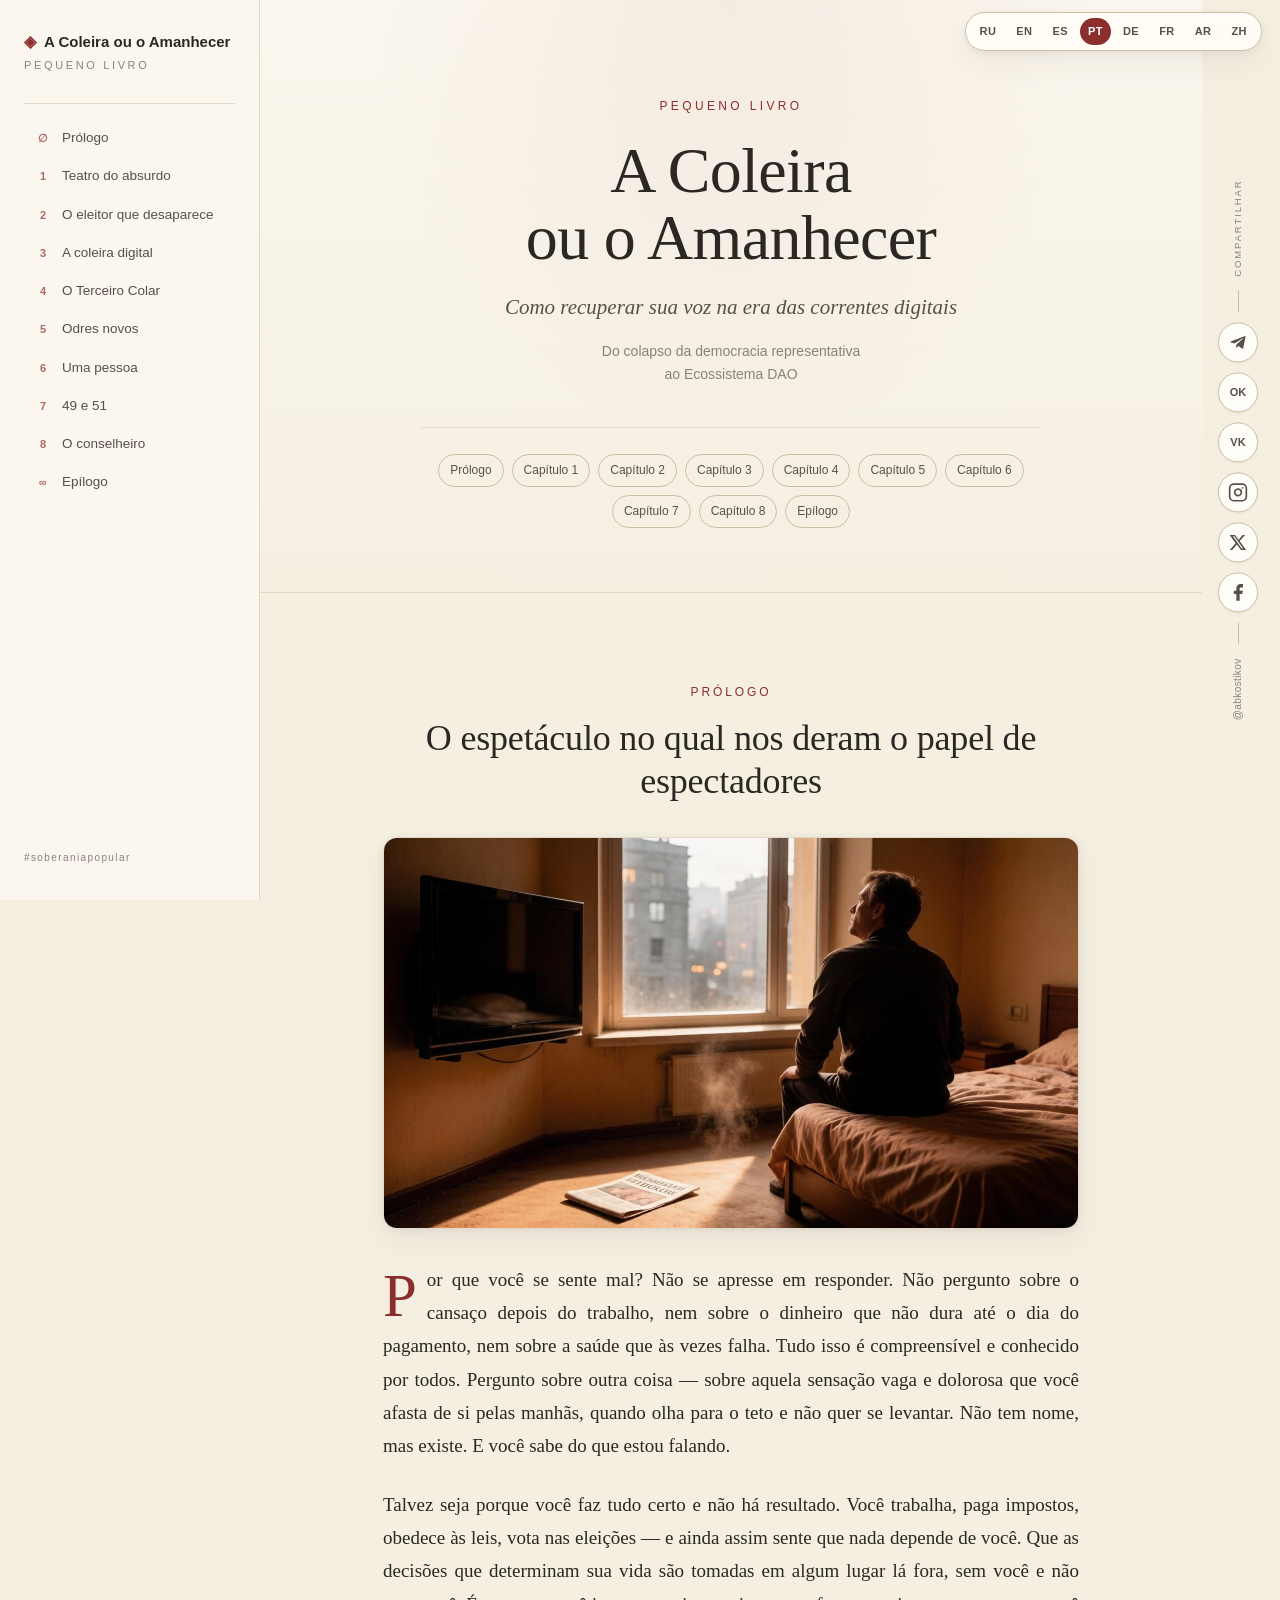
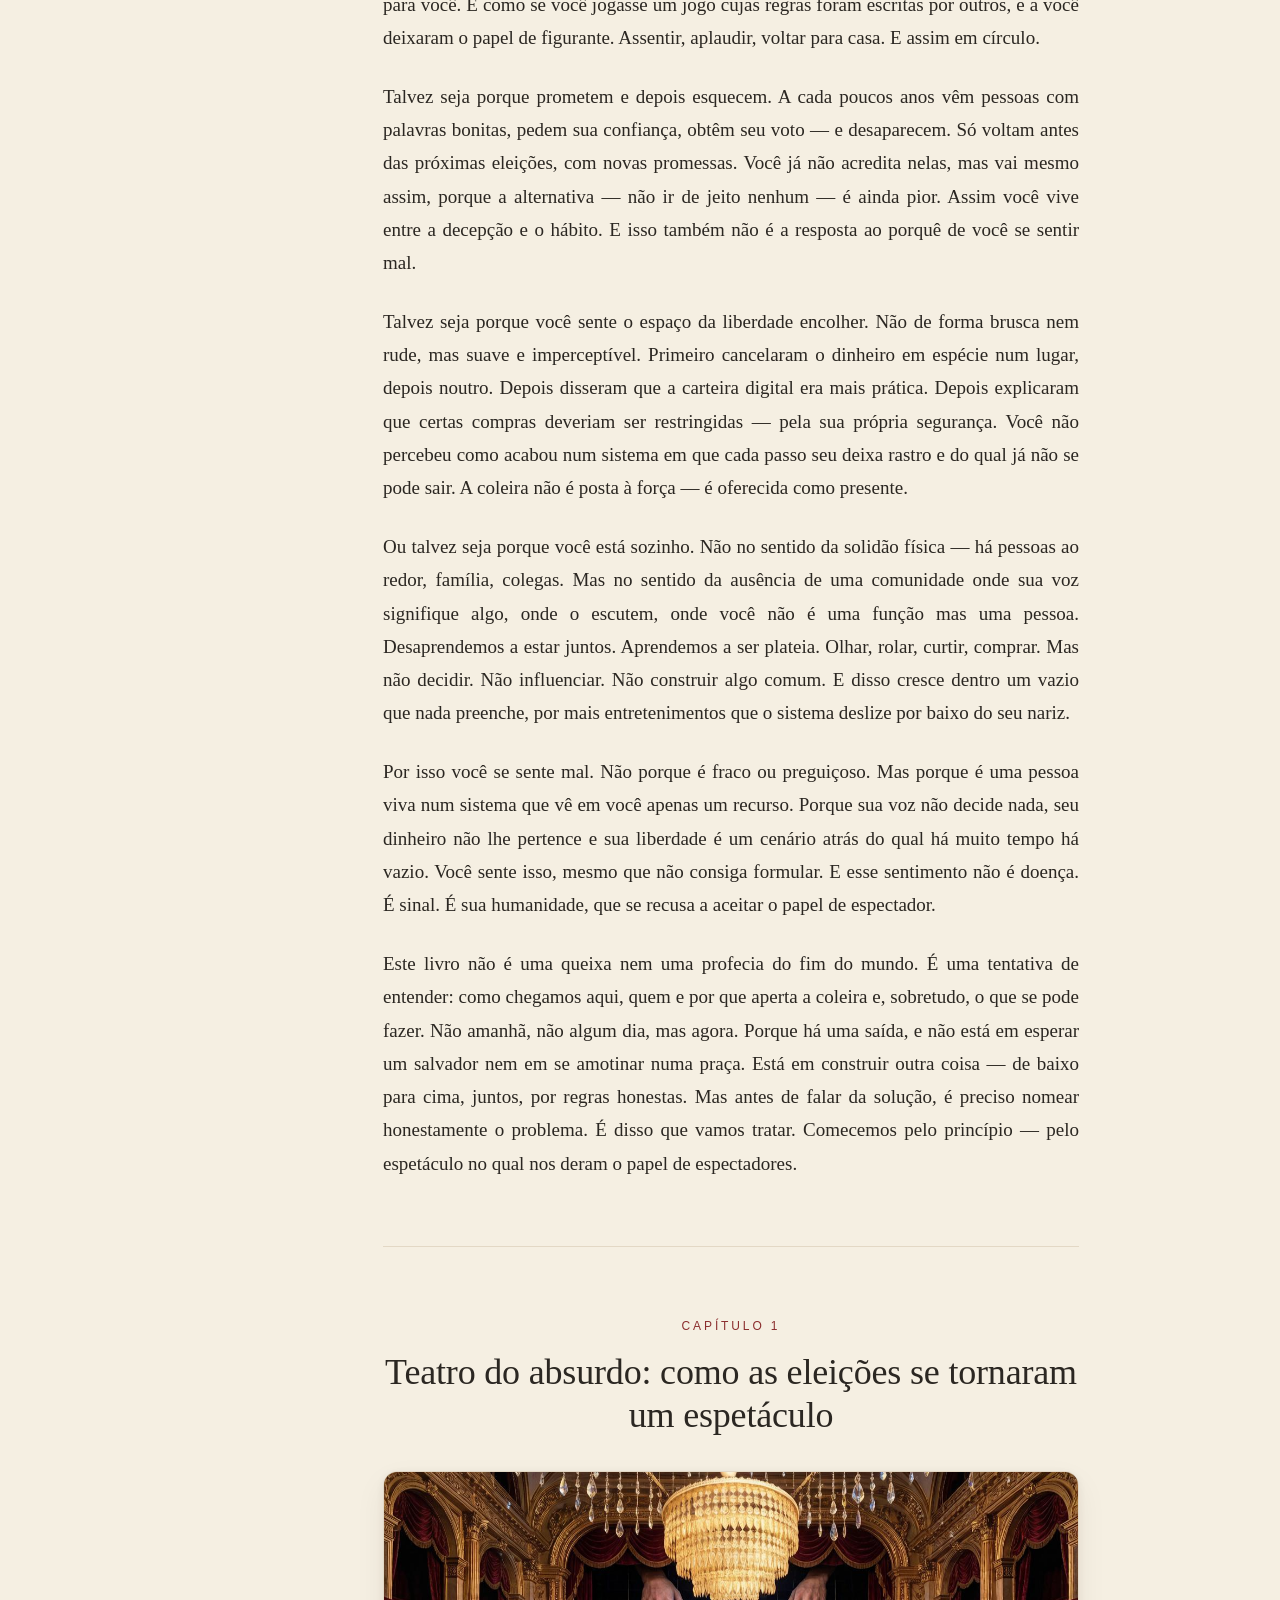
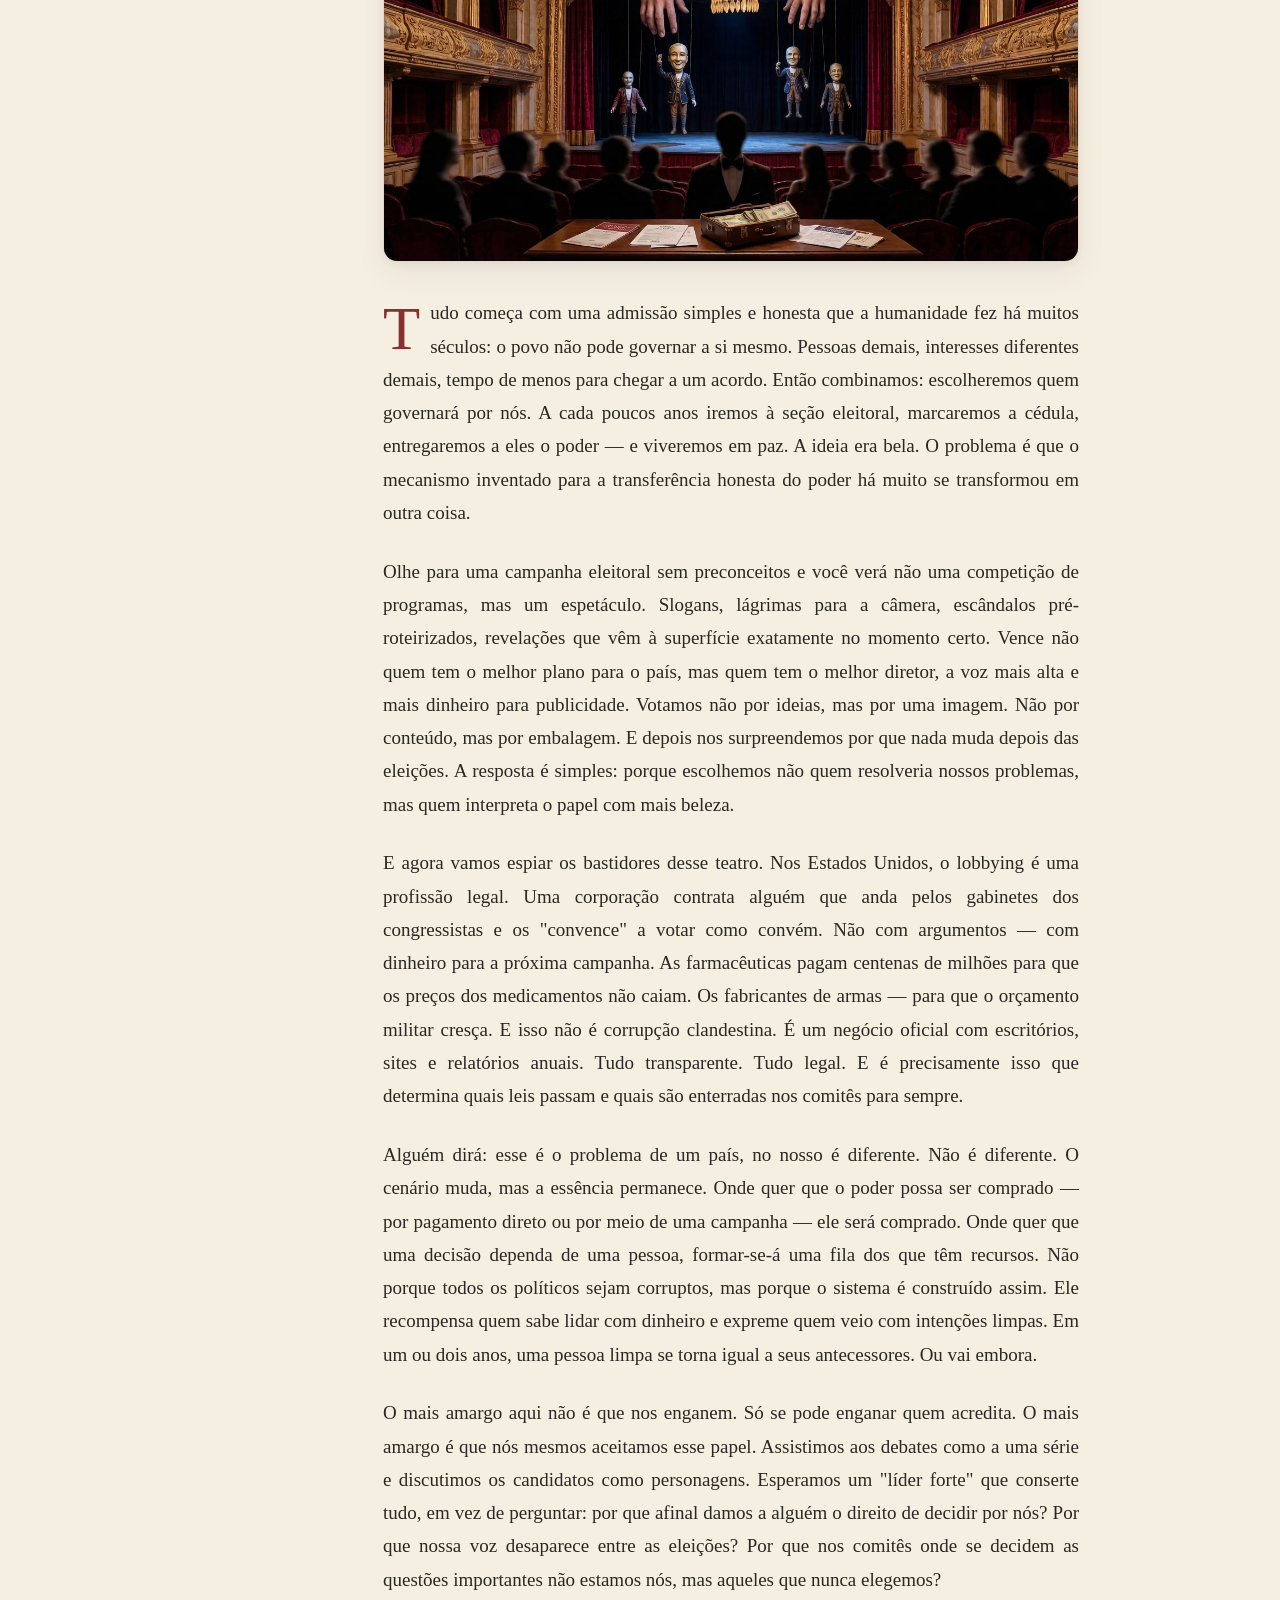
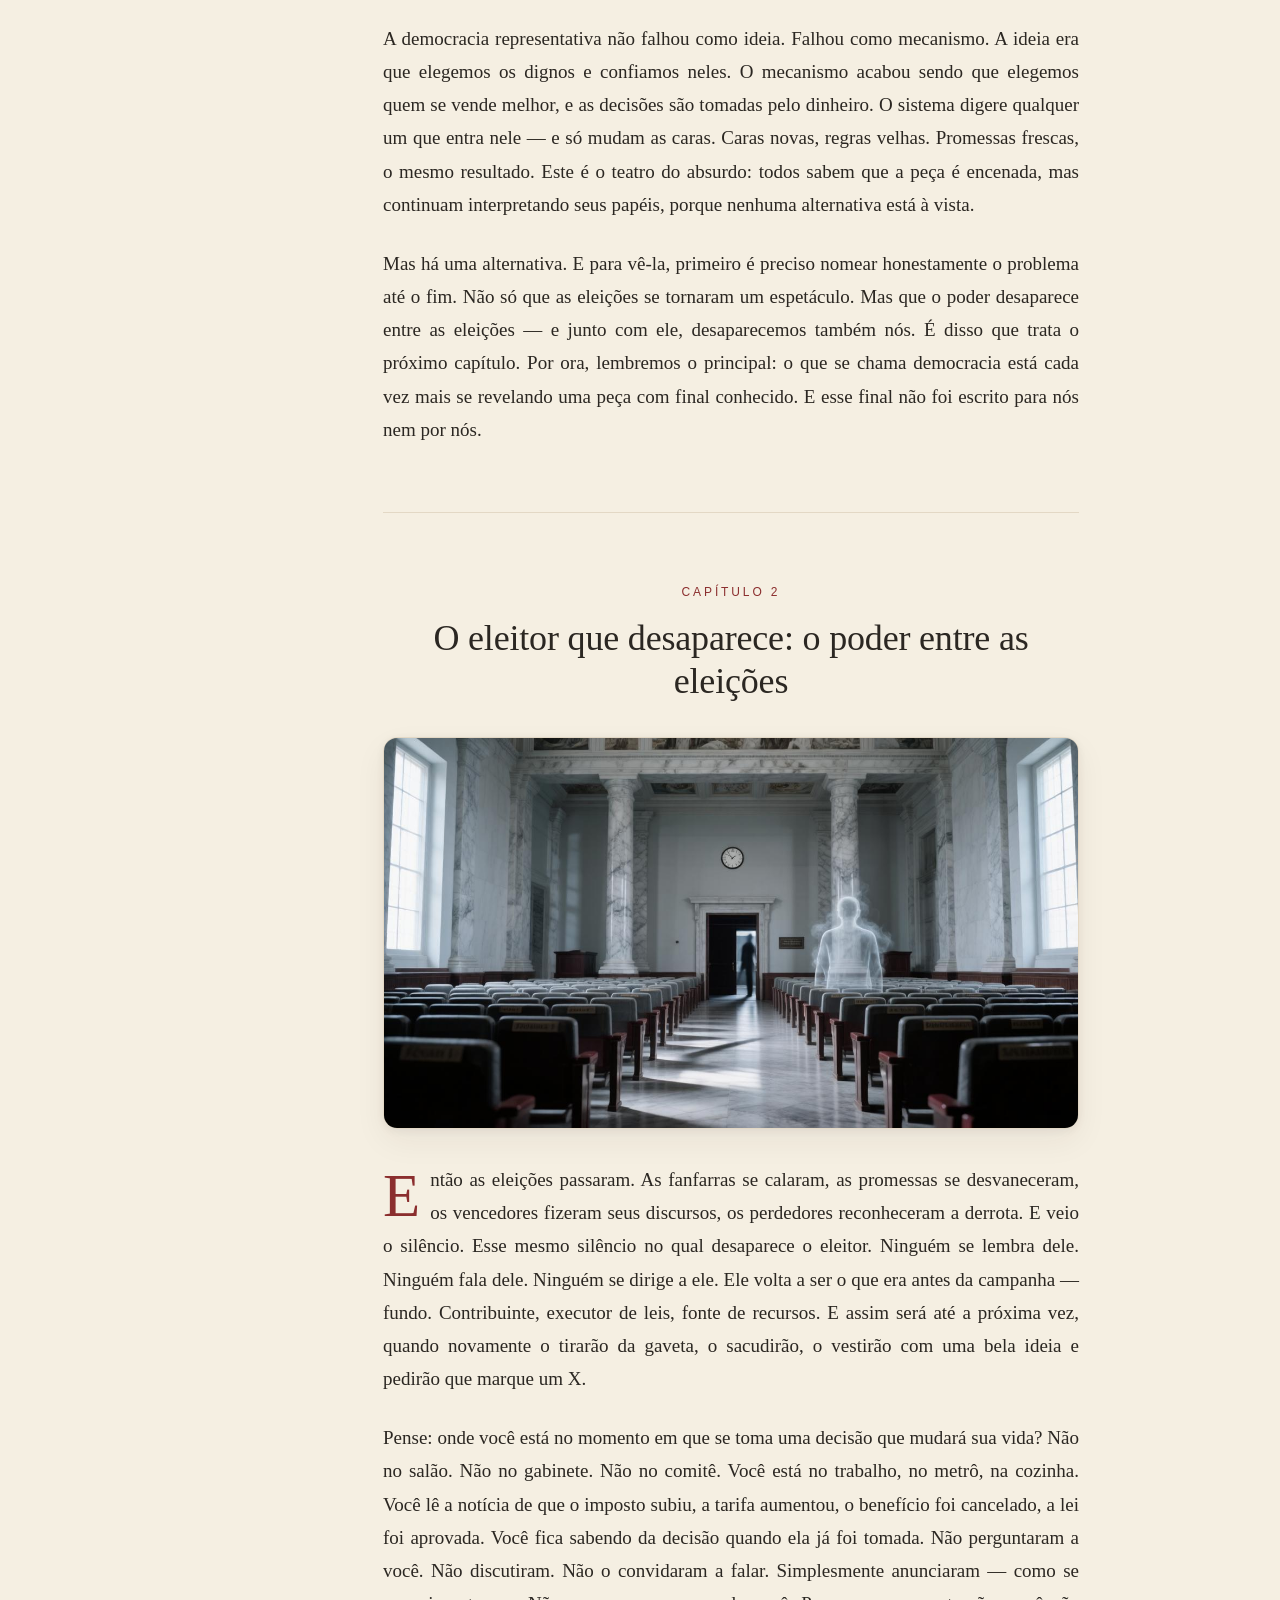
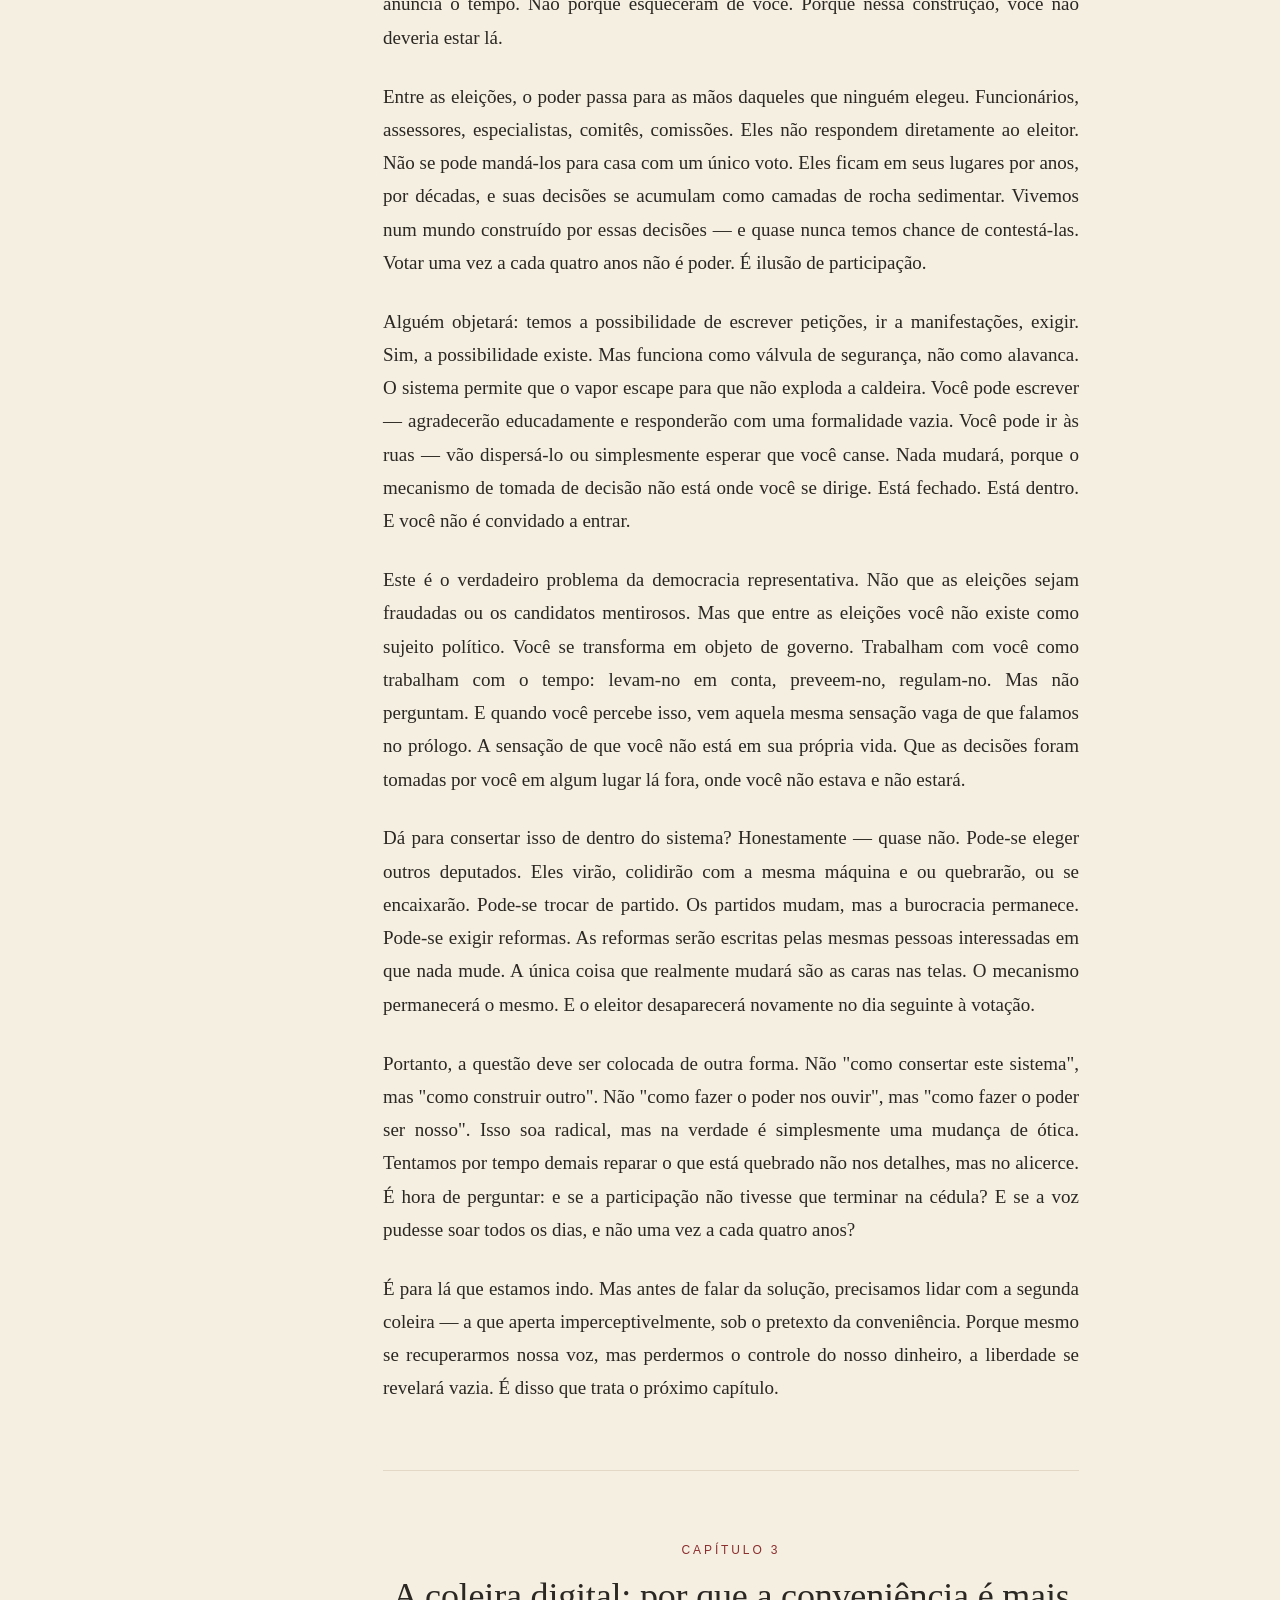
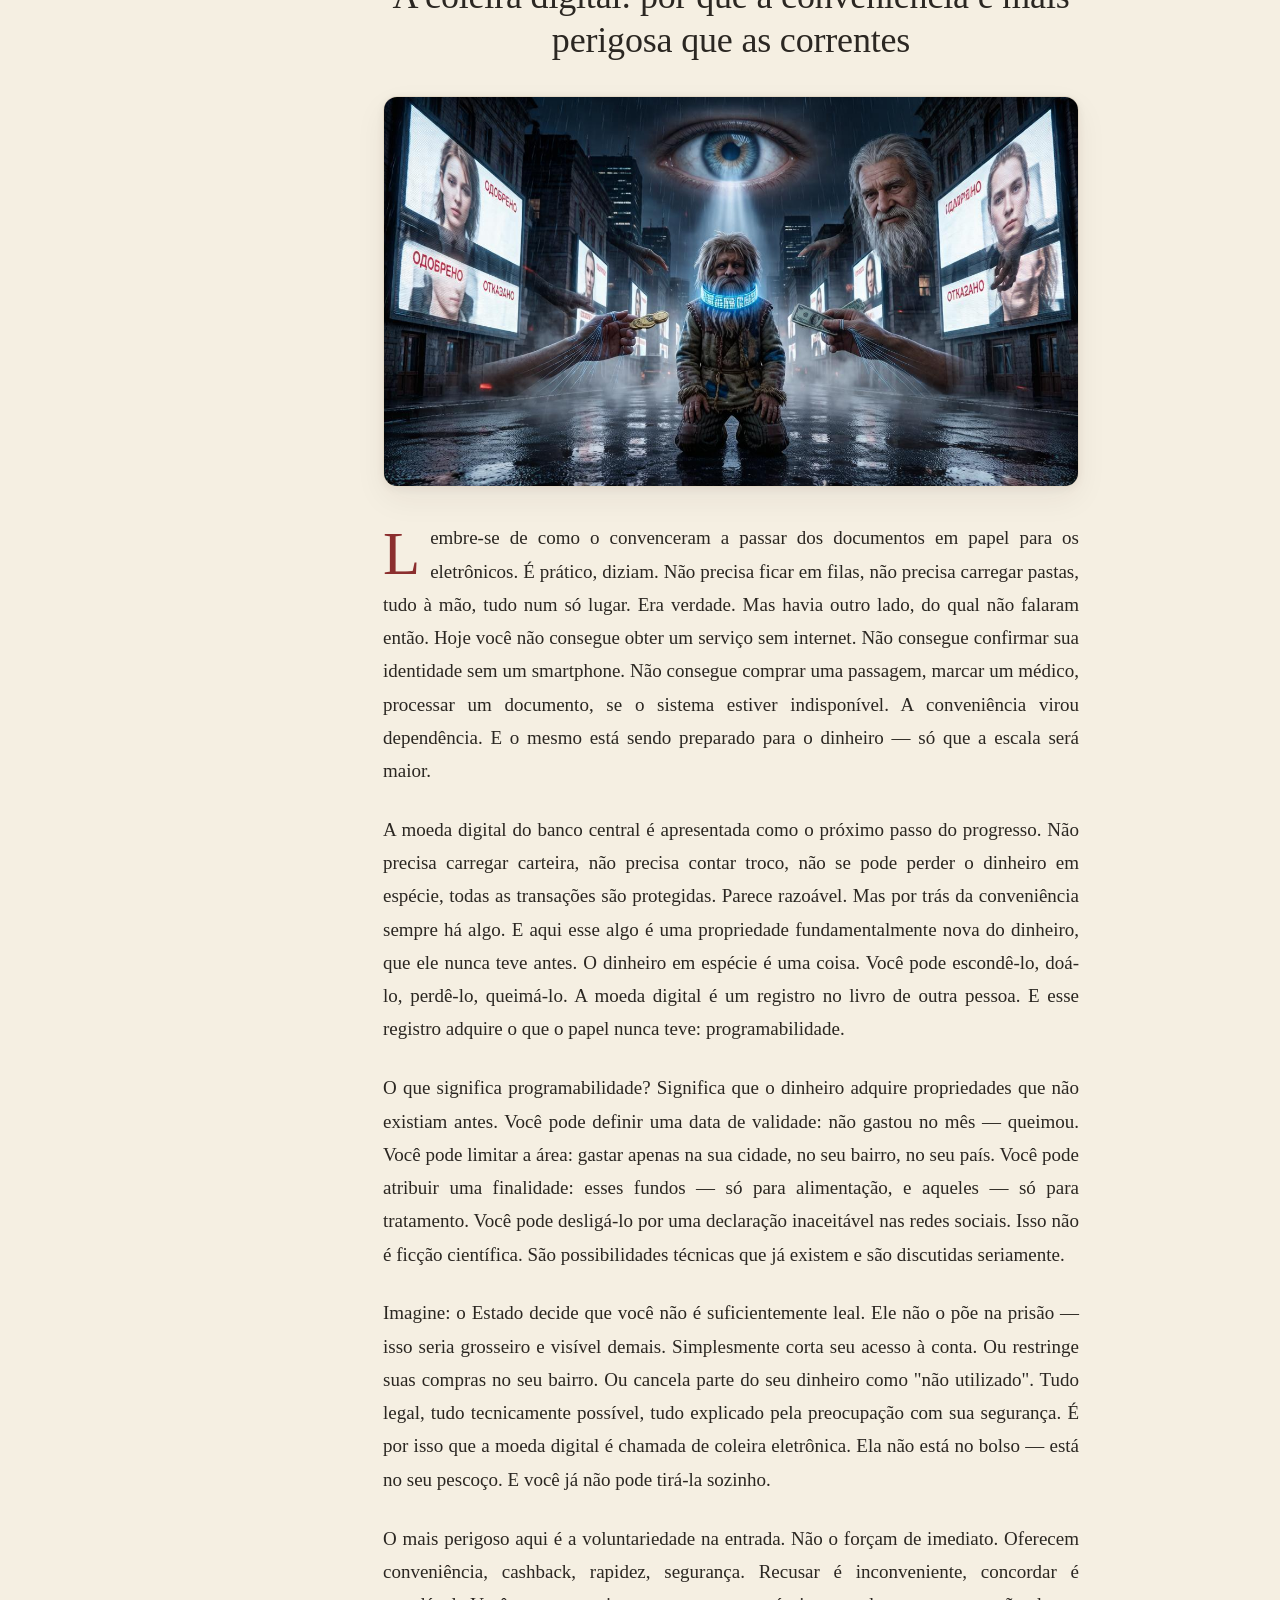
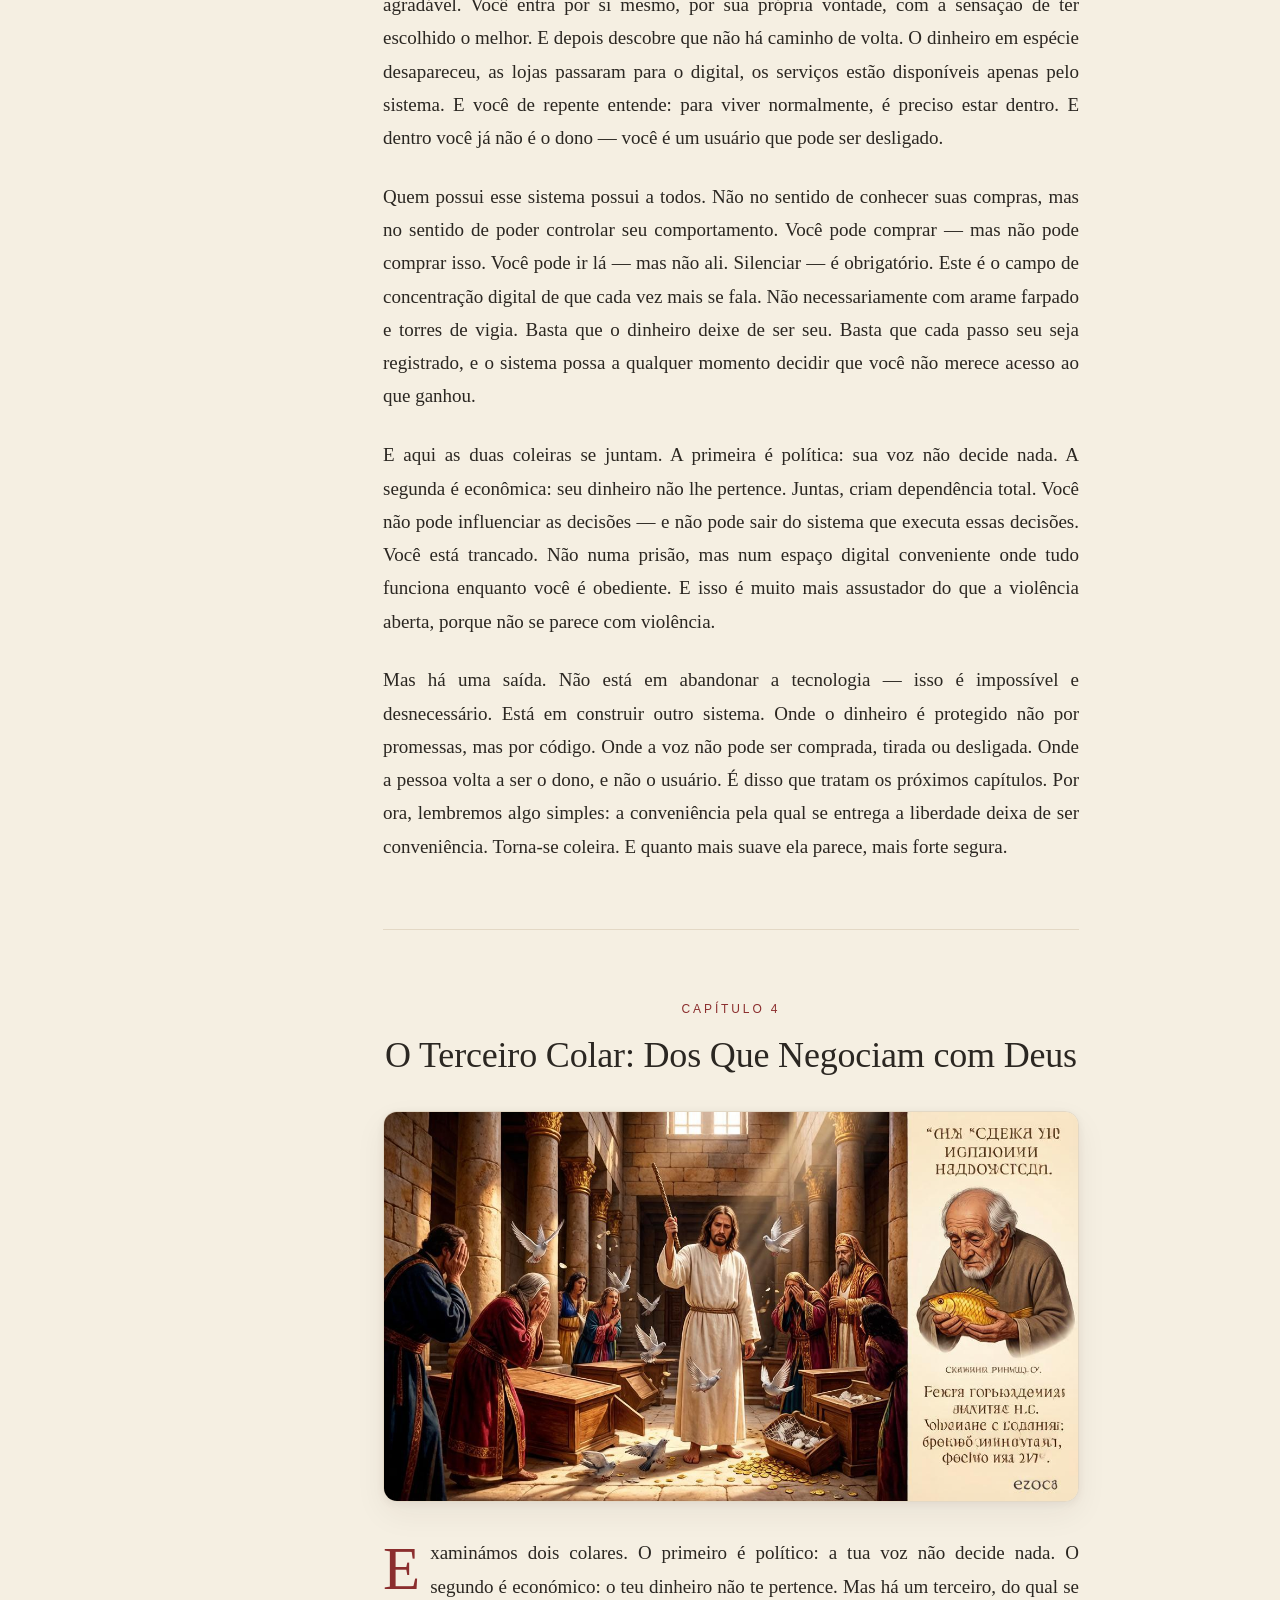
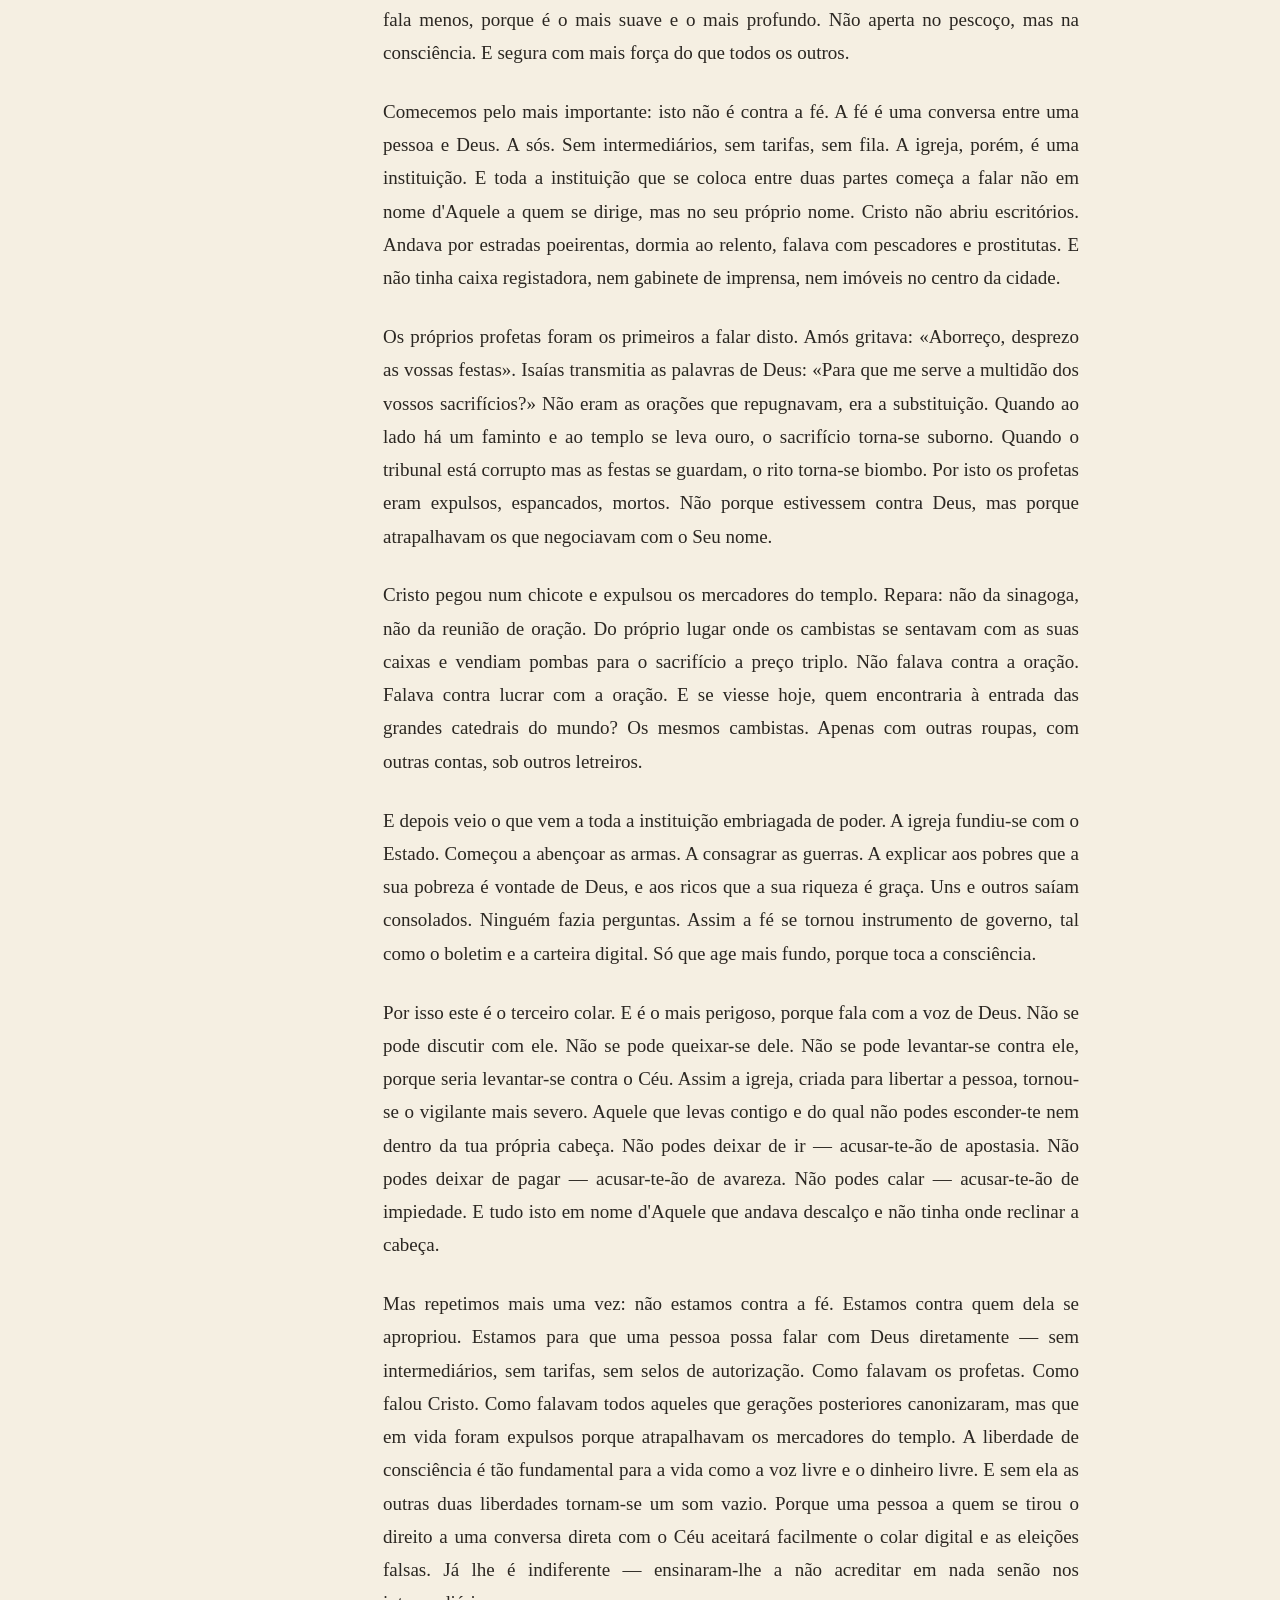
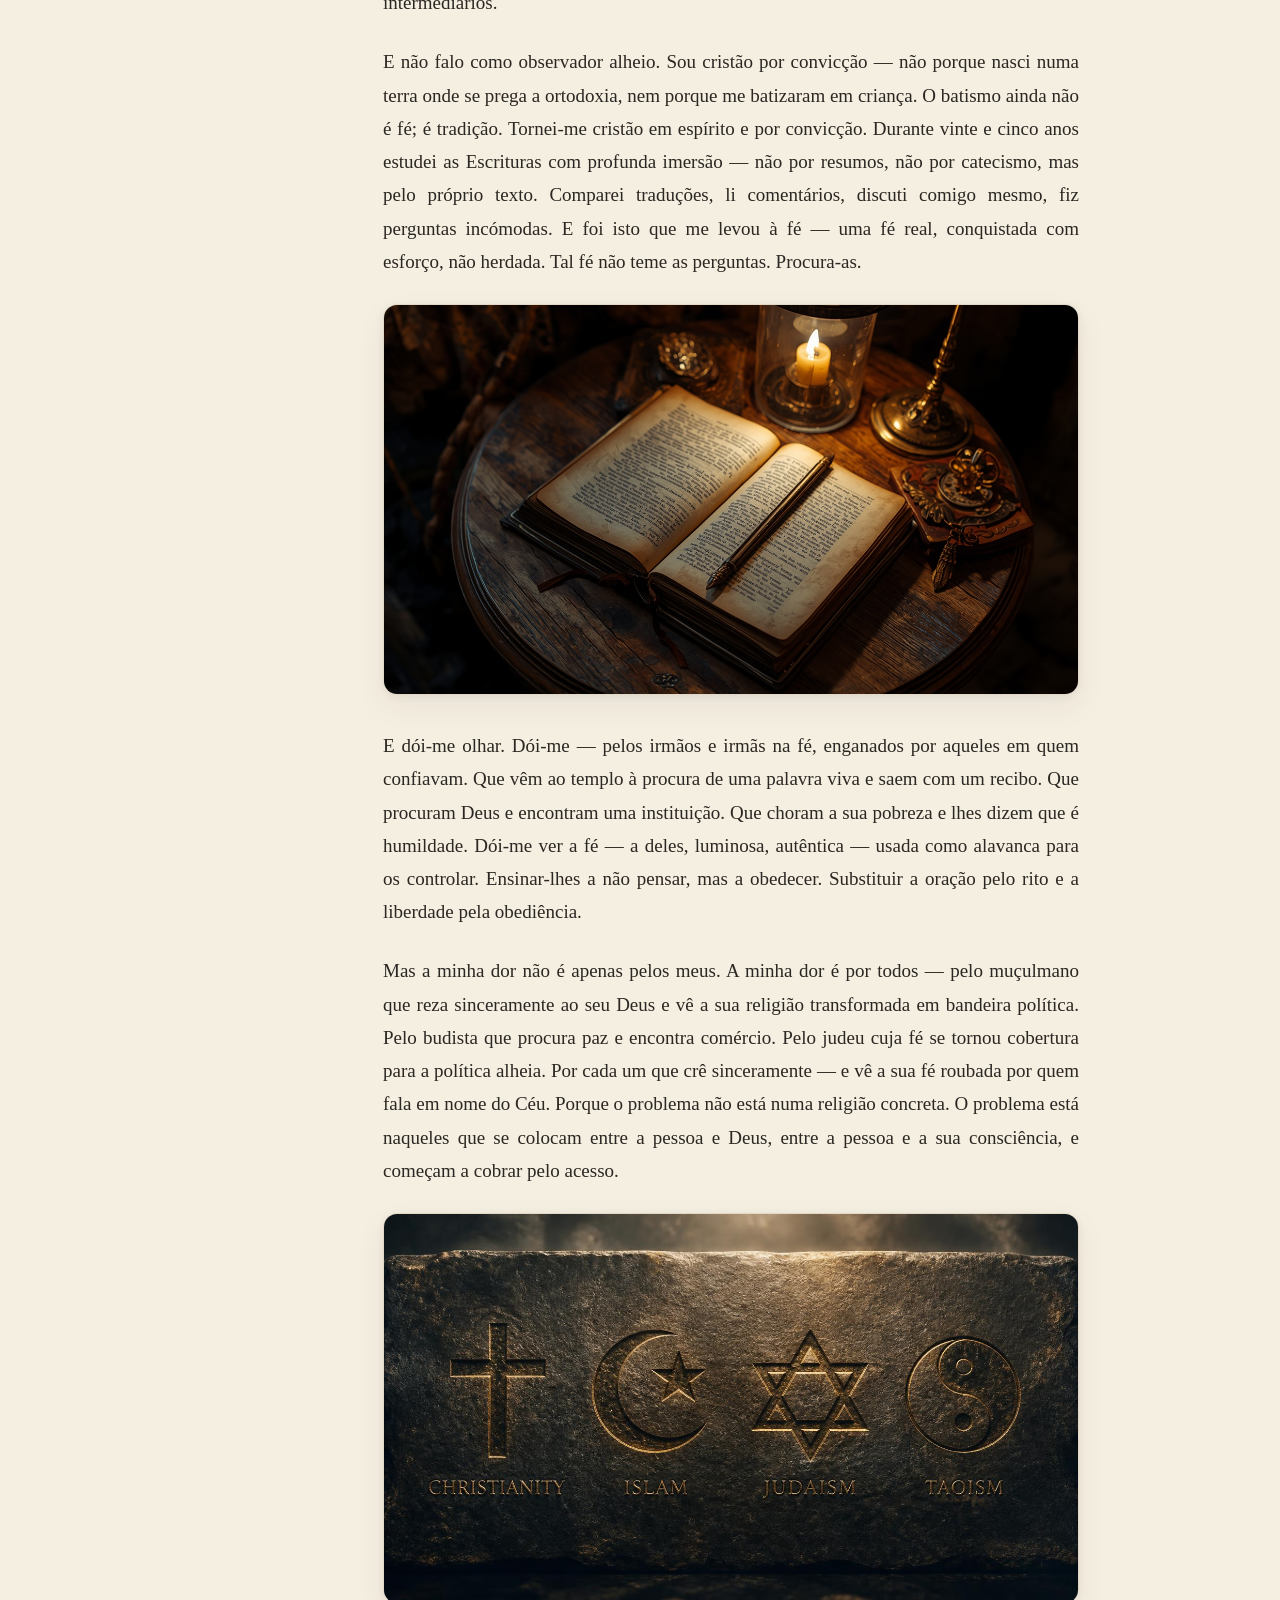
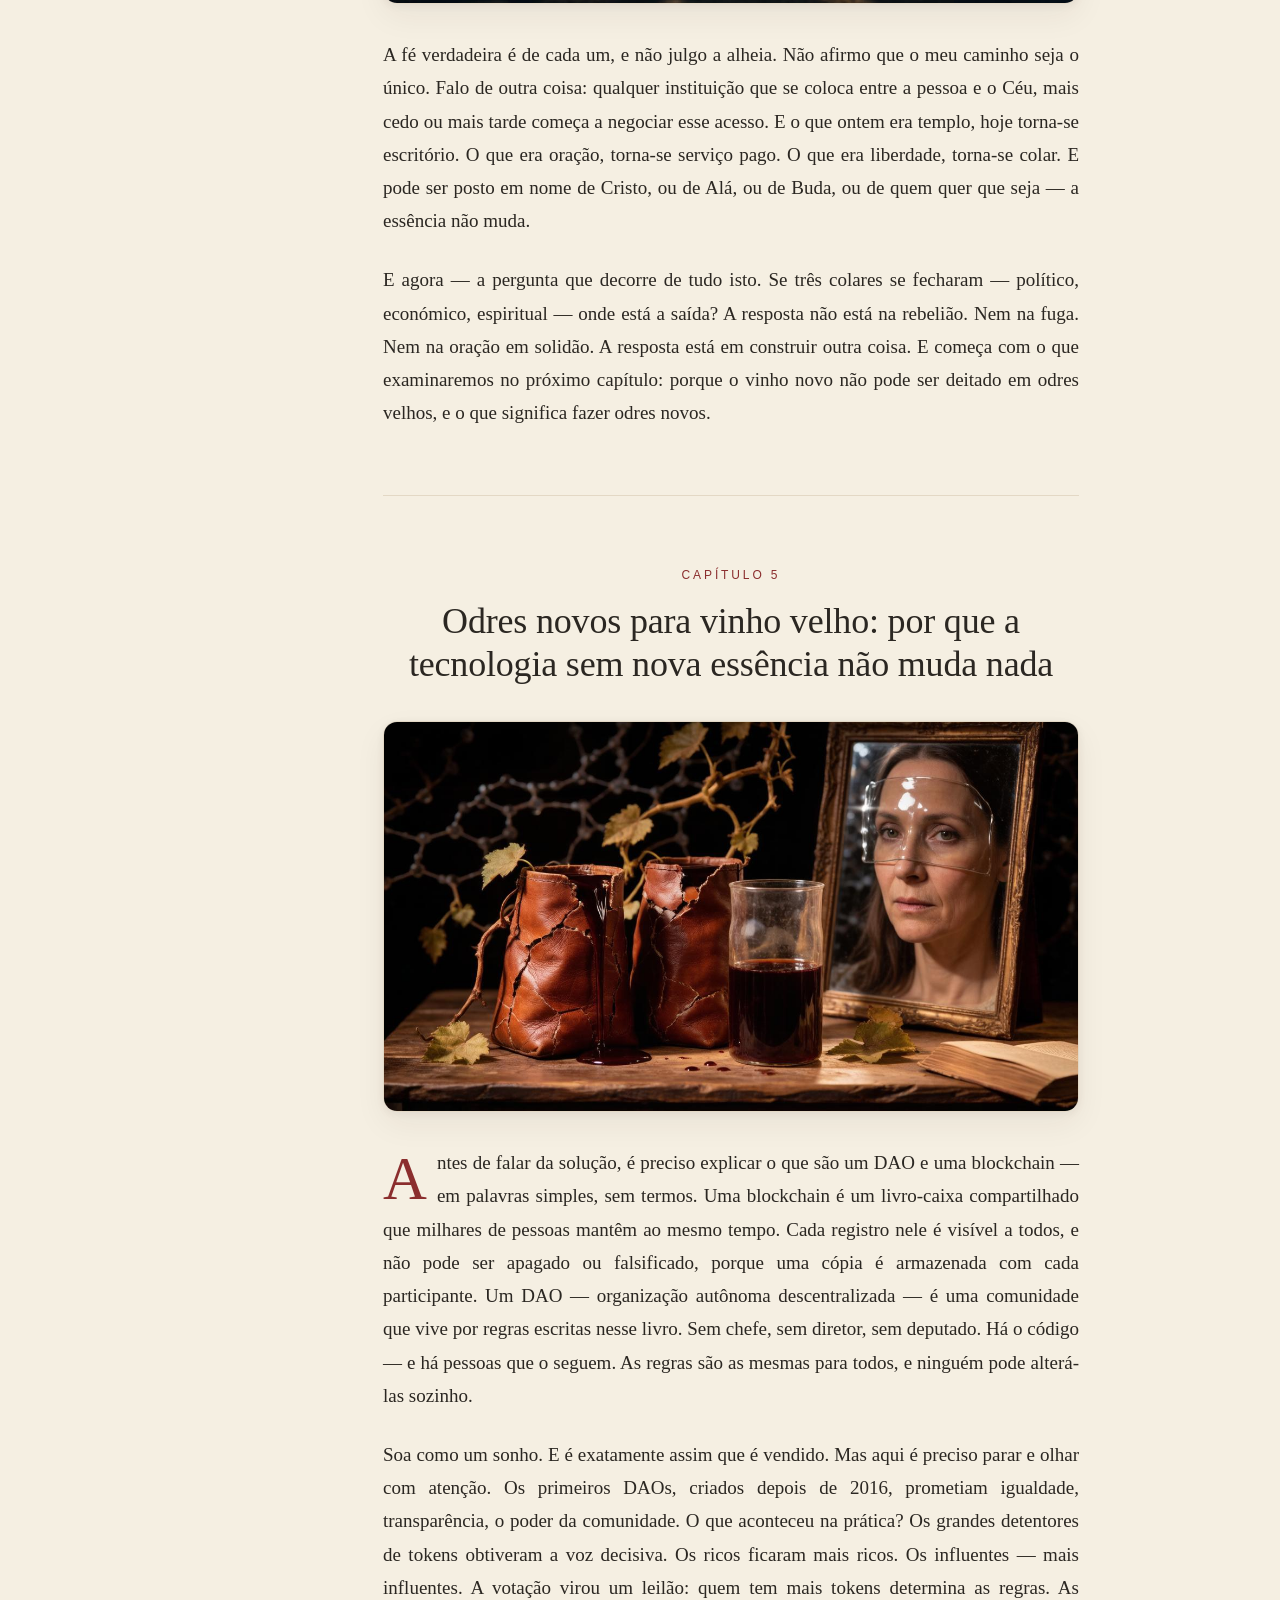
<file: pt/index.html>
<!DOCTYPE html>
<html lang="pt-BR" prefix="og: https://ogp.me/ns# book: https://ogp.me/ns/book#">
<head>
  <meta charset="UTF-8">
  <meta name="viewport" content="width=device-width, initial-scale=1.0, viewport-fit=cover">
  <meta http-equiv="X-UA-Compatible" content="IE=edge">
  <meta name="theme-color" content="#8b2e2e">
  <meta name="color-scheme" content="light">

  <title>A Coleira ou o Amanhecer — Como recuperar sua voz na era das correntes digitais</title>
  <meta name="description" content="Um pequeno livro sobre o colapso da democracia representativa, o controle digital através das CBDCs e o Ecossistema DAO em blockchain com um conselheiro de IA. Prólogo, sete capítulos e epílogo sobre a soberania popular, a liberdade e uma nova ordem social.">
  <meta name="keywords" content="democracia, DAO, blockchain, CBDC, campo de concentração digital, liberdade, soberania popular, descentralização, contratos inteligentes, criptomoeda, real digital, euro digital, inteligência artificial, autogoverno, sociedade civil, uma pessoa um voto, distopia, futuro, tecnologia, política, economia">
  <meta name="author" content="Aleksey Kostikov">
  <meta name="creator" content="Aleksey Kostikov">
  <meta name="publisher" content="Soberania Popular">
  <meta name="robots" content="index, follow, max-image-preview:large, max-snippet:-1, max-video-preview:-1">
  <meta name="googlebot" content="index, follow">
  <meta name="rating" content="general">
  <meta name="referrer" content="strict-origin-when-cross-origin">

  <link rel="canonical" href="https://alekseykostikov66.github.io/pt/">
  <link rel="alternate" hreflang="ru" href="https://alekseykostikov66.github.io/">
  <link rel="alternate" hreflang="en" href="https://alekseykostikov66.github.io/en/">
  <link rel="alternate" hreflang="es" href="https://alekseykostikov66.github.io/es/">
  <link rel="alternate" hreflang="pt" href="https://alekseykostikov66.github.io/pt/">
  <link rel="alternate" hreflang="de" href="https://alekseykostikov66.github.io/de/">
  <link rel="alternate" hreflang="fr" href="https://alekseykostikov66.github.io/fr/">
  <link rel="alternate" hreflang="ar" href="https://alekseykostikov66.github.io/ar/">
  <link rel="alternate" hreflang="zh" href="https://alekseykostikov66.github.io/zh/">
  <link rel="alternate" hreflang="x-default" href="https://alekseykostikov66.github.io/">

  <meta property="og:type" content="book">
  <meta property="og:site_name" content="A Coleira ou o Amanhecer">
  <meta property="og:title" content="A Coleira ou o Amanhecer — Como recuperar sua voz na era das correntes digitais">
  <meta property="og:description" content="Um pequeno livro sobre o colapso da democracia, a coleira digital CBDC e o Ecossistema DAO com um conselheiro de IA. Do diagnóstico — à solução.">
  <meta property="og:url" content="https://alekseykostikov66.github.io/pt/">
  <meta property="og:image" content="https://alekseykostikov66.github.io/img/og-cover.jpg">
  <meta property="og:image:width" content="1200">
  <meta property="og:image:height" content="630">
  <meta property="og:image:alt" content="A Coleira ou o Amanhecer — capa do livro">
  <meta property="og:locale" content="pt_BR">
  <meta property="og:locale:alternate" content="ru_RU">
  <meta property="og:locale:alternate" content="en_US">
  <meta property="og:locale:alternate" content="es_ES">
  <meta property="og:locale:alternate" content="de_DE">
  <meta property="og:locale:alternate" content="fr_FR">
  <meta property="og:locale:alternate" content="ar_AR">
  <meta property="og:locale:alternate" content="zh_CN">

  <meta property="book:author" content="Aleksey Kostikov">
  <meta property="book:tag" content="democracia">
  <meta property="book:tag" content="DAO">
  <meta property="book:tag" content="blockchain">
  <meta property="book:tag" content="CBDC">
  <meta property="book:tag" content="liberdade">
  <meta property="book:release_date" content="2026-10-10">

  <meta name="twitter:card" content="summary_large_image">
  <meta name="twitter:site" content="@abkostikov">
  <meta name="twitter:creator" content="@abkostikov">
  <meta name="twitter:title" content="A Coleira ou o Amanhecer — Como recuperar sua voz">
  <meta name="twitter:description" content="Um pequeno livro sobre o colapso da democracia, a coleira digital CBDC e o Ecossistema DAO com um conselheiro de IA.">
  <meta name="twitter:image" content="https://alekseykostikov66.github.io/img/og-cover.jpg">
  <meta name="twitter:image:alt" content="A Coleira ou o Amanhecer — capa do livro">

  <link rel="icon" type="image/svg+xml" href="data:image/svg+xml,%3Csvg xmlns='http://www.w3.org/2000/svg' viewBox='0 0 100 100'%3E%3Crect width='100' height='100' fill='%238b2e2e'/%3E%3Ctext x='50' y='68' font-size='62' text-anchor='middle' fill='%23f5efe2' font-family='Georgia,serif'%3E◈%3C/text%3E%3C/svg%3E">
  <link rel="apple-touch-icon" href="data:image/svg+xml,%3Csvg xmlns='http://www.w3.org/2000/svg' viewBox='0 0 100 100'%3E%3Crect width='100' height='100' fill='%238b2e2e'/%3E%3Ctext x='50' y='68' font-size='62' text-anchor='middle' fill='%23f5efe2' font-family='Georgia,serif'%3E◈%3C/text%3E%3C/svg%3E">
  <link rel="preconnect" href="https://t.me" crossorigin>

  <script type="application/ld+json">
  {
    "@context": "https://schema.org",
    "@graph": [
      {
        "@type": "Book",
        "@id": "https://alekseykostikov66.github.io/pt/#book",
        "name": "A Coleira ou o Amanhecer",
        "alternateName": "Como recuperar sua voz na era das correntes digitais",
        "description": "Um pequeno livro sobre o colapso da democracia representativa, o controle digital através das CBDCs e o Ecossistema DAO em blockchain com um conselheiro de IA.",
        "bookFormat": "https://schema.org/EBook",
        "inLanguage": "pt-BR",
        "numberOfPages": 40,
        "genre": ["Política", "Filosofia", "Tecnologia", "Ensaios"],
        "keywords": "democracia, DAO, blockchain, CBDC, liberdade, soberania popular, controle digital, descentralização",
        "datePublished": "2026-10-10",
        "author": {
          "@type": "Person",
          "name": "Aleksey Kostikov",
          "url": "https://t.me/narodnoe_samoderjavie",
          "sameAs": [
            "https://twitter.com/abkostikov",
            "https://vk.com/abkostikov",
            "https://ok.ru/abkostikov",
            "https://instagram.com/abkostikov",
            "https://facebook.com/abkostikov"
          ]
        },
        "publisher": {
          "@type": "Organization",
          "name": "Soberania Popular",
          "url": "https://t.me/s/narodnoe_samoderjavie"
        },
        "image": "https://alekseykostikov66.github.io/img/og-cover.jpg",
        "url": "https://alekseykostikov66.github.io/pt/",
        "hasPart": [
          { "@type": "Chapter", "name": "Prólogo. O espetáculo no qual nos deram o papel de espectadores", "position": 0 },
          { "@type": "Chapter", "name": "Capítulo 1. Teatro do absurdo: como as eleições se tornaram um espetáculo", "position": 1 },
          { "@type": "Chapter", "name": "Capítulo 2. O eleitor que desaparece: o poder entre as eleições", "position": 2 },
          { "@type": "Chapter", "name": "Capítulo 3. A coleira digital: por que a conveniência é mais perigosa que as correntes", "position": 3 },
          { "@type": "Chapter", "name": "Capítulo 4. O Terceiro Colar: Dos Que Negociam com Deus", "position": 4 },
          { "@type": "Chapter", "name": "Capítulo 5. Odres novos para vinho velho", "position": 5 },
          { "@type": "Chapter", "name": "Capítulo 6. Uma pessoa — um voto", "position": 6 },
          { "@type": "Chapter", "name": "Capítulo 7. 49 e 51: uma economia onde ninguém pode se tornar senhor", "position": 7 },
          { "@type": "Chapter", "name": "Capítulo 8. Um conselheiro, não um ditador", "position": 8 },
          { "@type": "Chapter", "name": "Epílogo. O amanhecer começa com um", "position": 9 }
        ]
      },
      {
        "@type": "WebSite",
        "@id": "https://alekseykostikov66.github.io/pt/#website",
        "url": "https://alekseykostikov66.github.io/pt/",
        "name": "A Coleira ou o Amanhecer",
        "inLanguage": "pt-BR",
        "publisher": { "@id": "https://alekseykostikov66.github.io/pt/#book" }
      }
    ]
  }
  </script>

  <style>
:root {
  --bg: #f5efe2; --bg-alt: #fbf7ee; --paper: #fffdf7;
  --ink: #2b2722; --ink-soft: #57504a; --ink-muted: #8a817a;
  --accent: #8b2e2e; --accent-soft: #b85a5a;
  --line: #e3d8c5; --line-strong: #cbbda3;
  --shadow: 0 2px 8px rgba(43,39,34,0.06), 0 12px 32px rgba(43,39,34,0.06);
  --radius: 14px; --maxw: 760px; --sidebar-w: 260px; --social-w: 78px;
  --serif: Georgia, "Iowan Old Style", "Times New Roman", "Noto Serif", serif;
  --sans: -apple-system, BlinkMacSystemFont, "Segoe UI", Roboto, "Helvetica Neue", Arial, sans-serif;
}
* { box-sizing: border-box; }
html { scroll-behavior: smooth; scroll-padding-top: 90px; }
body { margin: 0; font-family: var(--serif); font-size: 19px; line-height: 1.75; color: var(--ink); background: var(--bg); -webkit-font-smoothing: antialiased; text-rendering: optimizeLegibility; }
.progress-bar { position: fixed; top: 0; left: 0; height: 3px; width: 0%; background: var(--accent); z-index: 200; transition: width 0.12s linear; }
.lang-switch { position: fixed; top: 12px; right: 18px; display: flex; gap: 4px; z-index: 180; background: rgba(255,253,247,0.94); backdrop-filter: blur(6px); -webkit-backdrop-filter: blur(6px); padding: 5px 6px; border-radius: 999px; border: 1px solid var(--line-strong); box-shadow: var(--shadow); font-family: var(--sans); }
.lang-switch a { font-size: 11px; font-weight: 600; letter-spacing: 0.04em; color: var(--ink-soft); text-decoration: none; padding: 4px 8px; border-radius: 999px; transition: background 0.15s, color 0.15s; text-transform: uppercase; }
.lang-switch a:hover { background: var(--line); color: var(--ink); }
.lang-switch a.active { background: var(--accent); color: #fff; }
.sidebar-left { position: fixed; top: 0; left: 0; bottom: 0; width: var(--sidebar-w); background: var(--bg-alt); border-right: 1px solid var(--line); padding: 32px 24px 24px; overflow-y: auto; z-index: 100; }
.sidebar-inner { display: flex; flex-direction: column; min-height: 100%; }
.brand { display: inline-flex; align-items: center; gap: 8px; font-family: var(--sans); font-size: 15px; font-weight: 600; color: var(--ink); text-decoration: none; line-height: 1.25; }
.brand:hover { color: var(--accent); }
.brand-mark { color: var(--accent); font-size: 16px; flex-shrink: 0; }
.brand-sub { font-family: var(--sans); font-size: 11px; letter-spacing: 0.24em; text-transform: uppercase; color: var(--ink-muted); margin: 4px 0 28px; }
.toc-nav { display: flex; flex-direction: column; gap: 2px; padding-top: 16px; border-top: 1px solid var(--line); }
.toc-nav a { display: flex; align-items: baseline; gap: 10px; font-family: var(--sans); font-size: 13.5px; color: var(--ink-soft); text-decoration: none; padding: 9px 10px; border-radius: 8px; transition: background 0.15s, color 0.15s; line-height: 1.35; }
.toc-nav a:hover { background: var(--paper); color: var(--ink); }
.toc-nav a.active { background: var(--accent); color: #fff; }
.toc-nav a.active .toc-num { color: #fff; opacity: 0.85; }
.toc-num { display: inline-block; min-width: 18px; font-size: 11px; font-weight: 600; color: var(--accent); opacity: 0.7; text-align: center; flex-shrink: 0; }
.sidebar-foot { margin-top: auto; padding-top: 24px; font-family: var(--sans); font-size: 10px; letter-spacing: 0.14em; color: var(--ink-muted); text-transform: lowercase; }
.sidebar-right { position: fixed; top: 50%; right: 18px; transform: translateY(-50%); display: flex; flex-direction: column; align-items: center; gap: 10px; z-index: 100; padding: 4px; }
.social-label { font-family: var(--sans); font-size: 9.5px; letter-spacing: 0.2em; text-transform: uppercase; color: var(--ink-muted); writing-mode: vertical-rl; transform: rotate(180deg); margin-bottom: 4px; }
.social-line { width: 1px; height: 22px; background: var(--line-strong); }
.social-handle { font-family: var(--sans); font-size: 10px; letter-spacing: 0.04em; color: var(--ink-muted); writing-mode: vertical-rl; transform: rotate(180deg); margin-top: 4px; }
.social { display: flex; align-items: center; justify-content: center; width: 40px; height: 40px; border-radius: 50%; background: var(--paper); border: 1px solid var(--line-strong); color: var(--ink-soft); text-decoration: none; font-family: var(--sans); font-size: 11px; font-weight: 700; transition: transform 0.15s, background 0.15s, color 0.15s, border-color 0.15s, box-shadow 0.15s; box-shadow: 0 1px 3px rgba(43,39,34,0.05); }
.social svg { fill: currentColor; }
.social-ig svg { fill: none; }
.social:hover { transform: translateY(-2px) scale(1.05); color: #fff; border-color: transparent; box-shadow: 0 6px 16px rgba(43,39,34,0.18); }
.social-tg:hover { background: #229ED9; }
.social-ok:hover { background: #EE8208; }
.social-vk:hover { background: #0077FF; }
.social-ig:hover { background: #E1306C; }
.social-tw:hover { background: #0f0f0f; }
.social-fb:hover { background: #1877F2; }
.mobile-header { display: none; position: sticky; top: 0; z-index: 150; background: rgba(245,239,226,0.96); backdrop-filter: saturate(140%) blur(8px); -webkit-backdrop-filter: saturate(140%) blur(8px); border-bottom: 1px solid var(--line); }
.mobile-inner { display: flex; align-items: center; justify-content: space-between; padding: 12px 18px; gap: 12px; min-height: 56px; }
.brand-mobile { font-size: 14px; flex: 1; min-width: 0; }
.brand-mobile .brand-text { overflow: hidden; text-overflow: ellipsis; white-space: nowrap; }
.menu-toggle { width: 40px; height: 40px; background: transparent; border: 1px solid var(--line-strong); border-radius: 8px; cursor: pointer; padding: 9px 8px; display: flex; flex-direction: column; justify-content: space-between; flex-shrink: 0; }
.menu-toggle span { display: block; height: 2px; background: var(--ink); border-radius: 2px; transition: transform 0.2s, opacity 0.2s; }
.menu-toggle.open span:nth-child(1) { transform: translateY(9px) rotate(45deg); }
.menu-toggle.open span:nth-child(2) { opacity: 0; }
.menu-toggle.open span:nth-child(3) { transform: translateY(-9px) rotate(-45deg); }
.mobile-nav { display: flex; flex-direction: column; gap: 0; background: var(--paper); border-top: 1px solid var(--line); padding: 0 12px; max-height: 0; overflow: hidden; transition: max-height 0.28s ease, padding 0.28s ease; }
.mobile-nav.open { max-height: 70vh; overflow-y: auto; padding-top: 8px; padding-bottom: 14px; }
.mobile-nav a { font-family: var(--sans); font-size: 14.5px; color: var(--ink-soft); text-decoration: none; padding: 12px 14px; border-radius: 8px; transition: background 0.15s, color 0.15s; }
.mobile-nav a:hover, .mobile-nav a.active { background: var(--accent); color: #fff; }
.main-content { margin-left: var(--sidebar-w); margin-right: var(--social-w); min-height: 100vh; }
.cover { padding: 96px 24px 64px; text-align: center; background: radial-gradient(ellipse at 50% 0%, rgba(139,46,46,0.06), transparent 55%), linear-gradient(180deg, var(--bg-alt), var(--bg)); border-bottom: 1px solid var(--line); }
.cover-inner { max-width: 620px; margin: 0 auto; }
.cover-kicker { font-family: var(--sans); font-size: 12px; letter-spacing: 0.28em; text-transform: uppercase; color: var(--accent); margin: 0 0 20px; }
.cover-title { font-family: var(--serif); font-size: clamp(40px, 6vw, 64px); line-height: 1.05; margin: 0 0 18px; font-weight: 400; letter-spacing: -0.01em; }
.cover-subtitle { font-size: clamp(17px, 2.2vw, 21px); color: var(--ink-soft); margin: 0 0 14px; font-style: italic; }
.cover-tagline { font-family: var(--sans); font-size: 14px; color: var(--ink-muted); line-height: 1.6; margin: 0 0 42px; }
.cover-toc { display: flex; flex-wrap: wrap; gap: 8px; justify-content: center; padding-top: 26px; border-top: 1px solid var(--line); }
.cover-toc a { font-family: var(--sans); font-size: 12px; color: var(--ink-soft); text-decoration: none; padding: 5px 11px; border: 1px solid var(--line-strong); border-radius: 999px; transition: all 0.15s; }
.cover-toc a:hover { background: var(--accent); color: #fff; border-color: var(--accent); }
.book { max-width: var(--maxw); margin: 0 auto; padding: 20px 32px 60px; }
.chapter { padding: 60px 0 40px; border-bottom: 1px solid var(--line); }
.chapter:last-child { border-bottom: none; }
.chapter-header { text-align: center; margin-bottom: 34px; }
.chapter-number { display: inline-block; font-family: var(--sans); font-size: 12px; letter-spacing: 0.24em; text-transform: uppercase; color: var(--accent); margin-bottom: 14px; }
.chapter-header h2 { font-family: var(--serif); font-size: clamp(26px, 3.4vw, 36px); line-height: 1.2; margin: 0; font-weight: 400; letter-spacing: -0.005em; }
.chapter p { margin: 0 0 1.35em; text-align: justify; hyphens: auto; -webkit-hyphens: auto; }
.chapter p:first-of-type::first-letter { font-size: 3.2em; line-height: 0.9; float: left; padding: 6px 10px 0 0; font-weight: 400; color: var(--accent); }
.chapter-image { margin: 0 0 34px; border-radius: var(--radius); overflow: hidden; background: var(--bg-alt); border: 1px solid var(--line); box-shadow: var(--shadow); aspect-ratio: 16/9; position: relative; }
.chapter-image img { display: block; width: 100%; height: 100%; object-fit: cover; }
.chapter-image.image-missing::before { content: "📷  A imagem aparecerá aqui"; position: absolute; inset: 0; display: flex; align-items: center; justify-content: center; font-family: var(--sans); font-size: 13px; color: var(--ink-muted); letter-spacing: 0.05em; background: repeating-linear-gradient(45deg, #efe6d3 0 20px, #eadfc8 20px 40px); }
.chapter-image.image-missing img { opacity: 0; }
.site-footer { max-width: var(--maxw); margin: 0 auto; padding: 50px 32px 70px; text-align: center; font-family: var(--sans); font-size: 13px; color: var(--ink-muted); border-top: 1px solid var(--line); }
.footer-title { font-size: 13px; color: var(--ink-soft); margin: 0 0 20px; }
.footer-socials { display: none; flex-wrap: wrap; gap: 10px; justify-content: center; margin: 0 0 20px; }
.footer-handle { font-size: 12px; color: var(--accent-soft); margin: 0 0 10px; letter-spacing: 0.04em; }
.footer-hash { font-size: 11.5px; color: var(--ink-muted); word-break: break-word; line-height: 1.7; margin: 0; }
.to-top { position: fixed; right: 20px; bottom: 20px; width: 46px; height: 46px; border-radius: 50%; border: 1px solid var(--line-strong); background: var(--paper); color: var(--ink); font-size: 20px; cursor: pointer; opacity: 0; pointer-events: none; transform: translateY(10px); transition: opacity 0.25s, transform 0.25s, background 0.15s, color 0.15s; box-shadow: var(--shadow); z-index: 120; }
.to-top.show { opacity: 1; pointer-events: auto; transform: translateY(0); }
.to-top:hover { background: var(--accent); color: #fff; border-color: var(--accent); }
@media (max-width: 1100px) {
  .sidebar-left, .sidebar-right { display: none; }
  .mobile-header { display: block; }
  .main-content { margin-left: 0; margin-right: 0; }
  .footer-socials { display: flex; }
  .cover { padding: 56px 20px 44px; }
  .book { padding: 10px 22px 50px; }
  .chapter { padding: 44px 0 32px; }
  html { scroll-padding-top: 76px; }
  .lang-switch { top: auto; bottom: 76px; right: 14px; }
}
@media (max-width: 560px) {
  body { font-size: 17px; }
  .cover-title { font-size: 38px; }
  .cover-subtitle { font-size: 16px; }
  .chapter-header h2 { font-size: 23px; }
  .chapter-number { font-size: 11px; }
  .book { padding: 8px 18px 40px; }
  .chapter { padding: 40px 0 28px; }
  .chapter p { text-align: left; }
  .chapter p:first-of-type::first-letter { font-size: 2.6em; padding: 4px 8px 0 0; }
  .chapter-image { aspect-ratio: 4/3; }
  .site-footer { padding: 40px 18px 60px; }
  .to-top { width: 42px; height: 42px; right: 14px; bottom: 14px; font-size: 18px; }
  .lang-switch { bottom: 70px; }
}
@media print {
  .sidebar-left, .sidebar-right, .mobile-header, .to-top,
  .progress-bar, .cover-toc, .footer-socials, .lang-switch { display: none !important; }
  body { background: #fff; font-size: 12pt; color: #000; }
  .main-content { margin: 0; }
  .chapter { page-break-after: always; border: none; padding: 0; }
  .chapter-image { box-shadow: none; aspect-ratio: auto; }
}
  </style>
</head>
<body>

  <div class="progress-bar" id="progressBar"></div>

  <nav class="lang-switch" aria-label="Idioma">
    <a href="../index.html" hreflang="ru" lang="ru" title="Русский">RU</a>
    <a href="../en/index.html" hreflang="en" lang="en" title="English">EN</a>
    <a href="../es/index.html" hreflang="es" lang="es" title="Español">ES</a>
    <a href="index.html" class="active" hreflang="pt" lang="pt" title="Português">PT</a>
    <a href="../de/index.html" hreflang="de" lang="de" title="Deutsch">DE</a>
    <a href="../fr/index.html" hreflang="fr" lang="fr" title="Français">FR</a>
    <a href="../ar/index.html" hreflang="ar" lang="ar" title="العربية">AR</a>
    <a href="../zh/index.html" hreflang="zh" lang="zh" title="中文">ZH</a>
  </nav>

  <aside class="sidebar-left" aria-label="Índice">
    <div class="sidebar-inner">
      <a href="#top" class="brand">
        <span class="brand-mark">◈</span>
        <span class="brand-text">A Coleira ou&nbsp;o Amanhecer</span>
      </a>
      <p class="brand-sub">pequeno livro</p>
      <nav class="toc-nav">
        <a href="#prolog"><span class="toc-num">∅</span>Prólogo</a>
        <a href="#chapter-1"><span class="toc-num">1</span>Teatro do absurdo</a>
        <a href="#chapter-2"><span class="toc-num">2</span>O eleitor que desaparece</a>
        <a href="#chapter-3"><span class="toc-num">3</span>A coleira digital</a>
        <a href="#chapter-4"><span class="toc-num">4</span>O Terceiro Colar</a>
        <a href="#chapter-5"><span class="toc-num">5</span>Odres novos</a>
        <a href="#chapter-6"><span class="toc-num">6</span>Uma pessoa</a>
        <a href="#chapter-7"><span class="toc-num">7</span>49 e 51</a>
        <a href="#chapter-8"><span class="toc-num">8</span>O conselheiro</a>
        <a href="#epilog"><span class="toc-num">∞</span>Epílogo</a>
      </nav>
      <p class="sidebar-foot">#soberaniapopular</p>
    </div>
  </aside>

  <aside class="sidebar-right" aria-label="Compartilhar">
    <span class="social-label">Compartilhar</span>
    <span class="social-line"></span>
    <a class="social social-tg" href="https://t.me/s/narodnoe_samoderjavie" target="_blank" rel="noopener" aria-label="Canal do Telegram" title="Telegram · Soberania Popular">
      <svg viewBox="0 0 24 24" width="20" height="20" aria-hidden="true"><path d="M9.78 18.65l.28-4.23 7.68-6.92c.34-.31-.07-.46-.52-.19L7.74 13.3 3.64 12c-.88-.25-.89-.86.2-1.3l15.97-6.16c.73-.33 1.43.18 1.15 1.3l-2.72 12.81c-.19.91-.74 1.13-1.5.71L12.6 16.3l-1.99 1.93c-.23.23-.42.42-.83.42z"/></svg>
    </a>
    <a class="social social-ok" href="https://ok.ru/abkostikov" target="_blank" rel="noopener" aria-label="Odnoklassniki"><span>OK</span></a>
    <a class="social social-vk" href="https://vk.com/abkostikov" target="_blank" rel="noopener" aria-label="VK"><span>VK</span></a>
    <a class="social social-ig" href="https://instagram.com/abkostikov" target="_blank" rel="noopener" aria-label="Instagram">
      <svg viewBox="0 0 24 24" width="20" height="20" fill="none" stroke="currentColor" stroke-width="2" stroke-linecap="round" stroke-linejoin="round" aria-hidden="true"><rect x="2" y="2" width="20" height="20" rx="5" ry="5"/><path d="M16 11.37A4 4 0 1 1 12.63 8 4 4 0 0 1 16 11.37z"/><line x1="17.5" y1="6.5" x2="17.51" y2="6.5"/></svg>
    </a>
    <a class="social social-tw" href="https://twitter.com/abkostikov" target="_blank" rel="noopener" aria-label="Twitter / X">
      <svg viewBox="0 0 24 24" width="20" height="20" aria-hidden="true"><path d="M17.53 3H20.5l-6.5 7.43L21.7 21h-6.2l-4.85-6.34L5.1 21H2.13l6.96-7.94L2 3h6.36l4.38 5.79L17.53 3zm-1.09 16.2h1.65L7.63 4.7H5.86l10.58 14.5z"/></svg>
    </a>
    <a class="social social-fb" href="https://facebook.com/abkostikov" target="_blank" rel="noopener" aria-label="Facebook">
      <svg viewBox="0 0 24 24" width="20" height="20" aria-hidden="true"><path d="M18 2h-3a5 5 0 0 0-5 5v3H7v4h3v8h4v-8h3l1-4h-4V7a1 1 0 0 1 1-1h3z"/></svg>
    </a>
    <span class="social-line"></span>
    <span class="social-handle">@abkostikov</span>
  </aside>

  <header class="mobile-header">
    <div class="mobile-inner">
      <a href="#top" class="brand brand-mobile">
        <span class="brand-mark">◈</span>
        <span class="brand-text">A Coleira ou&nbsp;o Amanhecer</span>
      </a>
      <button class="menu-toggle" id="menuToggle" aria-label="Menu" aria-expanded="false">
        <span></span><span></span><span></span>
      </button>
    </div>
    <nav class="mobile-nav" id="mobileNav">
      <a href="#prolog">Prólogo</a>
      <a href="#chapter-1">1. Teatro do absurdo</a>
      <a href="#chapter-2">2. O eleitor que desaparece</a>
      <a href="#chapter-3">3. A coleira digital</a>
      <a href="#chapter-4">4. O Terceiro Colar</a>
      <a href="#chapter-5">5. Odres novos</a>
      <a href="#chapter-6">6. Uma pessoa</a>
      <a href="#chapter-7">7. 49 e 51</a>
      <a href="#chapter-8">8. O conselheiro</a>
      <a href="#epilog">Epílogo</a>
    </nav>
  </header>

  <main class="main-content" id="top">

    <section class="cover">
      <div class="cover-inner">
        <p class="cover-kicker">Pequeno livro</p>
        <h1 class="cover-title">A Coleira<br>ou o Amanhecer</h1>
        <p class="cover-subtitle">Como recuperar sua voz na era das correntes digitais</p>
        <p class="cover-tagline">Do colapso da democracia representativa<br>ao Ecossistema DAO</p>
        <div class="cover-toc">
          <a href="#prolog">Prólogo</a>
          <a href="#chapter-1">Capítulo 1</a>
          <a href="#chapter-2">Capítulo 2</a>
          <a href="#chapter-3">Capítulo 3</a>
          <a href="#chapter-4">Capítulo 4</a>
          <a href="#chapter-5">Capítulo 5</a>
          <a href="#chapter-6">Capítulo 6</a>
          <a href="#chapter-7">Capítulo 7</a>
          <a href="#chapter-8">Capítulo 8</a>
          <a href="#epilog">Epílogo</a>
        </div>
      </div>
    </section>

    <div class="book">

      <article class="chapter" id="prolog">
        <header class="chapter-header">
          <span class="chapter-number">Prólogo</span>
          <h2>O espetáculo no qual nos deram o papel de espectadores</h2>
        </header>
        <figure class="chapter-image"><img src="../img/01-prolog.jpg" alt="Prólogo — um homem só junto à janela" loading="lazy"></figure>
        <p>Por que você se sente mal? Não se apresse em responder. Não pergunto sobre o cansaço depois do trabalho, nem sobre o dinheiro que não dura até o dia do pagamento, nem sobre a saúde que às vezes falha. Tudo isso é compreensível e conhecido por todos. Pergunto sobre outra coisa — sobre aquela sensação vaga e dolorosa que você afasta de si pelas manhãs, quando olha para o teto e não quer se levantar. Não tem nome, mas existe. E você sabe do que estou falando.</p>
        <p>Talvez seja porque você faz tudo certo e não há resultado. Você trabalha, paga impostos, obedece às leis, vota nas eleições — e ainda assim sente que nada depende de você. Que as decisões que determinam sua vida são tomadas em algum lugar lá fora, sem você e não para você. É como se você jogasse um jogo cujas regras foram escritas por outros, e a você deixaram o papel de figurante. Assentir, aplaudir, voltar para casa. E assim em círculo.</p>
        <p>Talvez seja porque prometem e depois esquecem. A cada poucos anos vêm pessoas com palavras bonitas, pedem sua confiança, obtêm seu voto — e desaparecem. Só voltam antes das próximas eleições, com novas promessas. Você já não acredita nelas, mas vai mesmo assim, porque a alternativa — não ir de jeito nenhum — é ainda pior. Assim você vive entre a decepção e o hábito. E isso também não é a resposta ao porquê de você se sentir mal.</p>
        <p>Talvez seja porque você sente o espaço da liberdade encolher. Não de forma brusca nem rude, mas suave e imperceptível. Primeiro cancelaram o dinheiro em espécie num lugar, depois noutro. Depois disseram que a carteira digital era mais prática. Depois explicaram que certas compras deveriam ser restringidas — pela sua própria segurança. Você não percebeu como acabou num sistema em que cada passo seu deixa rastro e do qual já não se pode sair. A coleira não é posta à força — é oferecida como presente.</p>
        <p>Ou talvez seja porque você está sozinho. Não no sentido da solidão física — há pessoas ao redor, família, colegas. Mas no sentido da ausência de uma comunidade onde sua voz signifique algo, onde o escutem, onde você não é uma função mas uma pessoa. Desaprendemos a estar juntos. Aprendemos a ser plateia. Olhar, rolar, curtir, comprar. Mas não decidir. Não influenciar. Não construir algo comum. E disso cresce dentro um vazio que nada preenche, por mais entretenimentos que o sistema deslize por baixo do seu nariz.</p>
        <p>Por isso você se sente mal. Não porque é fraco ou preguiçoso. Mas porque é uma pessoa viva num sistema que vê em você apenas um recurso. Porque sua voz não decide nada, seu dinheiro não lhe pertence e sua liberdade é um cenário atrás do qual há muito tempo há vazio. Você sente isso, mesmo que não consiga formular. E esse sentimento não é doença. É sinal. É sua humanidade, que se recusa a aceitar o papel de espectador.</p>
        <p>Este livro não é uma queixa nem uma profecia do fim do mundo. É uma tentativa de entender: como chegamos aqui, quem e por que aperta a coleira e, sobretudo, o que se pode fazer. Não amanhã, não algum dia, mas agora. Porque há uma saída, e não está em esperar um salvador nem em se amotinar numa praça. Está em construir outra coisa — de baixo para cima, juntos, por regras honestas. Mas antes de falar da solução, é preciso nomear honestamente o problema. É disso que vamos tratar. Comecemos pelo princípio — pelo espetáculo no qual nos deram o papel de espectadores.</p>
      </article>

      <article class="chapter" id="chapter-1">
        <header class="chapter-header">
          <span class="chapter-number">Capítulo 1</span>
          <h2>Teatro do absurdo: como as eleições se tornaram um espetáculo</h2>
        </header>
        <figure class="chapter-image"><img src="../img/02-glava-1.jpg" alt="Capítulo 1 — sala teatral com marionetes" loading="lazy"></figure>
        <p>Tudo começa com uma admissão simples e honesta que a humanidade fez há muitos séculos: o povo não pode governar a si mesmo. Pessoas demais, interesses diferentes demais, tempo de menos para chegar a um acordo. Então combinamos: escolheremos quem governará por nós. A cada poucos anos iremos à seção eleitoral, marcaremos a cédula, entregaremos a eles o poder — e viveremos em paz. A ideia era bela. O problema é que o mecanismo inventado para a transferência honesta do poder há muito se transformou em outra coisa.</p>
        <p>Olhe para uma campanha eleitoral sem preconceitos e você verá não uma competição de programas, mas um espetáculo. Slogans, lágrimas para a câmera, escândalos pré-roteirizados, revelações que vêm à superfície exatamente no momento certo. Vence não quem tem o melhor plano para o país, mas quem tem o melhor diretor, a voz mais alta e mais dinheiro para publicidade. Votamos não por ideias, mas por uma imagem. Não por conteúdo, mas por embalagem. E depois nos surpreendemos por que nada muda depois das eleições. A resposta é simples: porque escolhemos não quem resolveria nossos problemas, mas quem interpreta o papel com mais beleza.</p>
        <p>E agora vamos espiar os bastidores desse teatro. Nos Estados Unidos, o lobbying é uma profissão legal. Uma corporação contrata alguém que anda pelos gabinetes dos congressistas e os "convence" a votar como convém. Não com argumentos — com dinheiro para a próxima campanha. As farmacêuticas pagam centenas de milhões para que os preços dos medicamentos não caiam. Os fabricantes de armas — para que o orçamento militar cresça. E isso não é corrupção clandestina. É um negócio oficial com escritórios, sites e relatórios anuais. Tudo transparente. Tudo legal. E é precisamente isso que determina quais leis passam e quais são enterradas nos comitês para sempre.</p>
        <p>Alguém dirá: esse é o problema de um país, no nosso é diferente. Não é diferente. O cenário muda, mas a essência permanece. Onde quer que o poder possa ser comprado — por pagamento direto ou por meio de uma campanha — ele será comprado. Onde quer que uma decisão dependa de uma pessoa, formar-se-á uma fila dos que têm recursos. Não porque todos os políticos sejam corruptos, mas porque o sistema é construído assim. Ele recompensa quem sabe lidar com dinheiro e expreme quem veio com intenções limpas. Em um ou dois anos, uma pessoa limpa se torna igual a seus antecessores. Ou vai embora.</p>
        <p>O mais amargo aqui não é que nos enganem. Só se pode enganar quem acredita. O mais amargo é que nós mesmos aceitamos esse papel. Assistimos aos debates como a uma série e discutimos os candidatos como personagens. Esperamos um "líder forte" que conserte tudo, em vez de perguntar: por que afinal damos a alguém o direito de decidir por nós? Por que nossa voz desaparece entre as eleições? Por que nos comitês onde se decidem as questões importantes não estamos nós, mas aqueles que nunca elegemos?</p>
        <p>A democracia representativa não falhou como ideia. Falhou como mecanismo. A ideia era que elegemos os dignos e confiamos neles. O mecanismo acabou sendo que elegemos quem se vende melhor, e as decisões são tomadas pelo dinheiro. O sistema digere qualquer um que entra nele — e só mudam as caras. Caras novas, regras velhas. Promessas frescas, o mesmo resultado. Este é o teatro do absurdo: todos sabem que a peça é encenada, mas continuam interpretando seus papéis, porque nenhuma alternativa está à vista.</p>
        <p>Mas há uma alternativa. E para vê-la, primeiro é preciso nomear honestamente o problema até o fim. Não só que as eleições se tornaram um espetáculo. Mas que o poder desaparece entre as eleições — e junto com ele, desaparecemos também nós. É disso que trata o próximo capítulo. Por ora, lembremos o principal: o que se chama democracia está cada vez mais se revelando uma peça com final conhecido. E esse final não foi escrito para nós nem por nós.</p>
      </article>

      <article class="chapter" id="chapter-2">
        <header class="chapter-header">
          <span class="chapter-number">Capítulo 2</span>
          <h2>O eleitor que desaparece: o poder entre as eleições</h2>
        </header>
        <figure class="chapter-image"><img src="../img/03-glava-2.jpg" alt="Capítulo 2 — sala parlamentar vazia" loading="lazy"></figure>
        <p>Então as eleições passaram. As fanfarras se calaram, as promessas se desvaneceram, os vencedores fizeram seus discursos, os perdedores reconheceram a derrota. E veio o silêncio. Esse mesmo silêncio no qual desaparece o eleitor. Ninguém se lembra dele. Ninguém fala dele. Ninguém se dirige a ele. Ele volta a ser o que era antes da campanha — fundo. Contribuinte, executor de leis, fonte de recursos. E assim será até a próxima vez, quando novamente o tirarão da gaveta, o sacudirão, o vestirão com uma bela ideia e pedirão que marque um X.</p>
        <p>Pense: onde você está no momento em que se toma uma decisão que mudará sua vida? Não no salão. Não no gabinete. Não no comitê. Você está no trabalho, no metrô, na cozinha. Você lê a notícia de que o imposto subiu, a tarifa aumentou, o benefício foi cancelado, a lei foi aprovada. Você fica sabendo da decisão quando ela já foi tomada. Não perguntaram a você. Não discutiram. Não o convidaram a falar. Simplesmente anunciaram — como se anuncia o tempo. Não porque esqueceram de você. Porque nessa construção, você não deveria estar lá.</p>
        <p>Entre as eleições, o poder passa para as mãos daqueles que ninguém elegeu. Funcionários, assessores, especialistas, comitês, comissões. Eles não respondem diretamente ao eleitor. Não se pode mandá-los para casa com um único voto. Eles ficam em seus lugares por anos, por décadas, e suas decisões se acumulam como camadas de rocha sedimentar. Vivemos num mundo construído por essas decisões — e quase nunca temos chance de contestá-las. Votar uma vez a cada quatro anos não é poder. É ilusão de participação.</p>
        <p>Alguém objetará: temos a possibilidade de escrever petições, ir a manifestações, exigir. Sim, a possibilidade existe. Mas funciona como válvula de segurança, não como alavanca. O sistema permite que o vapor escape para que não exploda a caldeira. Você pode escrever — agradecerão educadamente e responderão com uma formalidade vazia. Você pode ir às ruas — vão dispersá-lo ou simplesmente esperar que você canse. Nada mudará, porque o mecanismo de tomada de decisão não está onde você se dirige. Está fechado. Está dentro. E você não é convidado a entrar.</p>
        <p>Este é o verdadeiro problema da democracia representativa. Não que as eleições sejam fraudadas ou os candidatos mentirosos. Mas que entre as eleições você não existe como sujeito político. Você se transforma em objeto de governo. Trabalham com você como trabalham com o tempo: levam-no em conta, preveem-no, regulam-no. Mas não perguntam. E quando você percebe isso, vem aquela mesma sensação vaga de que falamos no prólogo. A sensação de que você não está em sua própria vida. Que as decisões foram tomadas por você em algum lugar lá fora, onde você não estava e não estará.</p>
        <p>Dá para consertar isso de dentro do sistema? Honestamente — quase não. Pode-se eleger outros deputados. Eles virão, colidirão com a mesma máquina e ou quebrarão, ou se encaixarão. Pode-se trocar de partido. Os partidos mudam, mas a burocracia permanece. Pode-se exigir reformas. As reformas serão escritas pelas mesmas pessoas interessadas em que nada mude. A única coisa que realmente mudará são as caras nas telas. O mecanismo permanecerá o mesmo. E o eleitor desaparecerá novamente no dia seguinte à votação.</p>
        <p>Portanto, a questão deve ser colocada de outra forma. Não "como consertar este sistema", mas "como construir outro". Não "como fazer o poder nos ouvir", mas "como fazer o poder ser nosso". Isso soa radical, mas na verdade é simplesmente uma mudança de ótica. Tentamos por tempo demais reparar o que está quebrado não nos detalhes, mas no alicerce. É hora de perguntar: e se a participação não tivesse que terminar na cédula? E se a voz pudesse soar todos os dias, e não uma vez a cada quatro anos?</p>
        <p>É para lá que estamos indo. Mas antes de falar da solução, precisamos lidar com a segunda coleira — a que aperta imperceptivelmente, sob o pretexto da conveniência. Porque mesmo se recuperarmos nossa voz, mas perdermos o controle do nosso dinheiro, a liberdade se revelará vazia. É disso que trata o próximo capítulo.</p>
      </article>

      <article class="chapter" id="chapter-3">
        <header class="chapter-header">
          <span class="chapter-number">Capítulo 3</span>
          <h2>A coleira digital: por que a conveniência é mais perigosa que as correntes</h2>
        </header>
        <figure class="chapter-image"><img src="../img/04-glava-3.jpg" alt="Capítulo 3 — coleira digital CBDC" loading="lazy"></figure>
        <p>Lembre-se de como o convenceram a passar dos documentos em papel para os eletrônicos. É prático, diziam. Não precisa ficar em filas, não precisa carregar pastas, tudo à mão, tudo num só lugar. Era verdade. Mas havia outro lado, do qual não falaram então. Hoje você não consegue obter um serviço sem internet. Não consegue confirmar sua identidade sem um smartphone. Não consegue comprar uma passagem, marcar um médico, processar um documento, se o sistema estiver indisponível. A conveniência virou dependência. E o mesmo está sendo preparado para o dinheiro — só que a escala será maior.</p>
        <p>A moeda digital do banco central é apresentada como o próximo passo do progresso. Não precisa carregar carteira, não precisa contar troco, não se pode perder o dinheiro em espécie, todas as transações são protegidas. Parece razoável. Mas por trás da conveniência sempre há algo. E aqui esse algo é uma propriedade fundamentalmente nova do dinheiro, que ele nunca teve antes. O dinheiro em espécie é uma coisa. Você pode escondê-lo, doá-lo, perdê-lo, queimá-lo. A moeda digital é um registro no livro de outra pessoa. E esse registro adquire o que o papel nunca teve: programabilidade.</p>
        <p>O que significa programabilidade? Significa que o dinheiro adquire propriedades que não existiam antes. Você pode definir uma data de validade: não gastou no mês — queimou. Você pode limitar a área: gastar apenas na sua cidade, no seu bairro, no seu país. Você pode atribuir uma finalidade: esses fundos — só para alimentação, e aqueles — só para tratamento. Você pode desligá-lo por uma declaração inaceitável nas redes sociais. Isso não é ficção científica. São possibilidades técnicas que já existem e são discutidas seriamente.</p>
        <p>Imagine: o Estado decide que você não é suficientemente leal. Ele não o põe na prisão — isso seria grosseiro e visível demais. Simplesmente corta seu acesso à conta. Ou restringe suas compras no seu bairro. Ou cancela parte do seu dinheiro como "não utilizado". Tudo legal, tudo tecnicamente possível, tudo explicado pela preocupação com sua segurança. É por isso que a moeda digital é chamada de coleira eletrônica. Ela não está no bolso — está no seu pescoço. E você já não pode tirá-la sozinho.</p>
        <p>O mais perigoso aqui é a voluntariedade na entrada. Não o forçam de imediato. Oferecem conveniência, cashback, rapidez, segurança. Recusar é inconveniente, concordar é agradável. Você entra por si mesmo, por sua própria vontade, com a sensação de ter escolhido o melhor. E depois descobre que não há caminho de volta. O dinheiro em espécie desapareceu, as lojas passaram para o digital, os serviços estão disponíveis apenas pelo sistema. E você de repente entende: para viver normalmente, é preciso estar dentro. E dentro você já não é o dono — você é um usuário que pode ser desligado.</p>
        <p>Quem possui esse sistema possui a todos. Não no sentido de conhecer suas compras, mas no sentido de poder controlar seu comportamento. Você pode comprar — mas não pode comprar isso. Você pode ir lá — mas não ali. Silenciar — é obrigatório. Este é o campo de concentração digital de que cada vez mais se fala. Não necessariamente com arame farpado e torres de vigia. Basta que o dinheiro deixe de ser seu. Basta que cada passo seu seja registrado, e o sistema possa a qualquer momento decidir que você não merece acesso ao que ganhou.</p>
        <p>E aqui as duas coleiras se juntam. A primeira é política: sua voz não decide nada. A segunda é econômica: seu dinheiro não lhe pertence. Juntas, criam dependência total. Você não pode influenciar as decisões — e não pode sair do sistema que executa essas decisões. Você está trancado. Não numa prisão, mas num espaço digital conveniente onde tudo funciona enquanto você é obediente. E isso é muito mais assustador do que a violência aberta, porque não se parece com violência.</p>
        <p>Mas há uma saída. Não está em abandonar a tecnologia — isso é impossível e desnecessário. Está em construir outro sistema. Onde o dinheiro é protegido não por promessas, mas por código. Onde a voz não pode ser comprada, tirada ou desligada. Onde a pessoa volta a ser o dono, e não o usuário. É disso que tratam os próximos capítulos. Por ora, lembremos algo simples: a conveniência pela qual se entrega a liberdade deixa de ser conveniência. Torna-se coleira. E quanto mais suave ela parece, mais forte segura.</p>
      </article>

            <article class="chapter" id="chapter-4">
        <header class="chapter-header">
          <span class="chapter-number">Capítulo 4</span>
          <h2>O Terceiro Colar: Dos Que Negociam com Deus</h2>
        </header>
        <figure class="chapter-image"><img src="../img/04b-glava-4.jpg" alt="Capítulo 4 — Cristo expulsa os mercadores do templo" loading="lazy"></figure>
        <p>Examinámos dois colares. O primeiro é político: a tua voz não decide nada. O segundo é económico: o teu dinheiro não te pertence. Mas há um terceiro, do qual se fala menos, porque é o mais suave e o mais profundo. Não aperta no pescoço, mas na consciência. E segura com mais força do que todos os outros.</p>
        <p>Comecemos pelo mais importante: isto não é contra a fé. A fé é uma conversa entre uma pessoa e Deus. A sós. Sem intermediários, sem tarifas, sem fila. A igreja, porém, é uma instituição. E toda a instituição que se coloca entre duas partes começa a falar não em nome d'Aquele a quem se dirige, mas no seu próprio nome. Cristo não abriu escritórios. Andava por estradas poeirentas, dormia ao relento, falava com pescadores e prostitutas. E não tinha caixa registadora, nem gabinete de imprensa, nem imóveis no centro da cidade.</p>
        <p>Os próprios profetas foram os primeiros a falar disto. Amós gritava: «Aborreço, desprezo as vossas festas». Isaías transmitia as palavras de Deus: «Para que me serve a multidão dos vossos sacrifícios?» Não eram as orações que repugnavam, era a substituição. Quando ao lado há um faminto e ao templo se leva ouro, o sacrifício torna-se suborno. Quando o tribunal está corrupto mas as festas se guardam, o rito torna-se biombo. Por isto os profetas eram expulsos, espancados, mortos. Não porque estivessem contra Deus, mas porque atrapalhavam os que negociavam com o Seu nome.</p>
        <p>Cristo pegou num chicote e expulsou os mercadores do templo. Repara: não da sinagoga, não da reunião de oração. Do próprio lugar onde os cambistas se sentavam com as suas caixas e vendiam pombas para o sacrifício a preço triplo. Não falava contra a oração. Falava contra lucrar com a oração. E se viesse hoje, quem encontraria à entrada das grandes catedrais do mundo? Os mesmos cambistas. Apenas com outras roupas, com outras contas, sob outros letreiros.</p>
        <p>E depois veio o que vem a toda a instituição embriagada de poder. A igreja fundiu-se com o Estado. Começou a abençoar as armas. A consagrar as guerras. A explicar aos pobres que a sua pobreza é vontade de Deus, e aos ricos que a sua riqueza é graça. Uns e outros saíam consolados. Ninguém fazia perguntas. Assim a fé se tornou instrumento de governo, tal como o boletim e a carteira digital. Só que age mais fundo, porque toca a consciência.</p>
        <p>Por isso este é o terceiro colar. E é o mais perigoso, porque fala com a voz de Deus. Não se pode discutir com ele. Não se pode queixar-se dele. Não se pode levantar-se contra ele, porque seria levantar-se contra o Céu. Assim a igreja, criada para libertar a pessoa, tornou-se o vigilante mais severo. Aquele que levas contigo e do qual não podes esconder-te nem dentro da tua própria cabeça. Não podes deixar de ir — acusar-te-ão de apostasia. Não podes deixar de pagar — acusar-te-ão de avareza. Não podes calar — acusar-te-ão de impiedade. E tudo isto em nome d'Aquele que andava descalço e não tinha onde reclinar a cabeça.</p>
        <p>Mas repetimos mais uma vez: não estamos contra a fé. Estamos contra quem dela se apropriou. Estamos para que uma pessoa possa falar com Deus diretamente — sem intermediários, sem tarifas, sem selos de autorização. Como falavam os profetas. Como falou Cristo. Como falavam todos aqueles que gerações posteriores canonizaram, mas que em vida foram expulsos porque atrapalhavam os mercadores do templo. A liberdade de consciência é tão fundamental para a vida como a voz livre e o dinheiro livre. E sem ela as outras duas liberdades tornam-se um som vazio. Porque uma pessoa a quem se tirou o direito a uma conversa direta com o Céu aceitará facilmente o colar digital e as eleições falsas. Já lhe é indiferente — ensinaram-lhe a não acreditar em nada senão nos intermediários.</p>
        <p>E não falo como observador alheio. Sou cristão por convicção — não porque nasci numa terra onde se prega a ortodoxia, nem porque me batizaram em criança. O batismo ainda não é fé; é tradição. Tornei-me cristão em espírito e por convicção. Durante vinte e cinco anos estudei as Escrituras com profunda imersão — não por resumos, não por catecismo, mas pelo próprio texto. Comparei traduções, li comentários, discuti comigo mesmo, fiz perguntas incómodas. E foi isto que me levou à fé — uma fé real, conquistada com esforço, não herdada. Tal fé não teme as perguntas. Procura-as.</p>
        <figure class="chapter-image"><img src="../img/04b-glava-4-bible.jpg" alt="Bíblia aberta à luz de uma vela" loading="lazy"></figure>
        <p>E dói-me olhar. Dói-me — pelos irmãos e irmãs na fé, enganados por aqueles em quem confiavam. Que vêm ao templo à procura de uma palavra viva e saem com um recibo. Que procuram Deus e encontram uma instituição. Que choram a sua pobreza e lhes dizem que é humildade. Dói-me ver a fé — a deles, luminosa, autêntica — usada como alavanca para os controlar. Ensinar-lhes a não pensar, mas a obedecer. Substituir a oração pelo rito e a liberdade pela obediência.</p>
        <p>Mas a minha dor não é apenas pelos meus. A minha dor é por todos — pelo muçulmano que reza sinceramente ao seu Deus e vê a sua religião transformada em bandeira política. Pelo budista que procura paz e encontra comércio. Pelo judeu cuja fé se tornou cobertura para a política alheia. Por cada um que crê sinceramente — e vê a sua fé roubada por quem fala em nome do Céu. Porque o problema não está numa religião concreta. O problema está naqueles que se colocam entre a pessoa e Deus, entre a pessoa e a sua consciência, e começam a cobrar pelo acesso.</p>
        <figure class="chapter-image"><img src="../img/04c-glava-4-candles.jpg" alt="Símbolos de diferentes confissões" loading="lazy"></figure>
        <p>A fé verdadeira é de cada um, e não julgo a alheia. Não afirmo que o meu caminho seja o único. Falo de outra coisa: qualquer instituição que se coloca entre a pessoa e o Céu, mais cedo ou mais tarde começa a negociar esse acesso. E o que ontem era templo, hoje torna-se escritório. O que era oração, torna-se serviço pago. O que era liberdade, torna-se colar. E pode ser posto em nome de Cristo, ou de Alá, ou de Buda, ou de quem quer que seja — a essência não muda.</p>
        <p>E agora — a pergunta que decorre de tudo isto. Se três colares se fecharam — político, económico, espiritual — onde está a saída? A resposta não está na rebelião. Nem na fuga. Nem na oração em solidão. A resposta está em construir outra coisa. E começa com o que examinaremos no próximo capítulo: porque o vinho novo não pode ser deitado em odres velhos, e o que significa fazer odres novos.</p>
      </article>

<article class="chapter" id="chapter-5">
        <header class="chapter-header">
          <span class="chapter-number">Capítulo 5</span>
          <h2>Odres novos para vinho velho: por que a tecnologia sem nova essência não muda nada</h2>
        </header>
        <figure class="chapter-image"><img src="../img/05-glava-4.jpg" alt="Capítulo 4 — odres velhos e novos" loading="lazy"></figure>
        <p>Antes de falar da solução, é preciso explicar o que são um DAO e uma blockchain — em palavras simples, sem termos. Uma blockchain é um livro-caixa compartilhado que milhares de pessoas mantêm ao mesmo tempo. Cada registro nele é visível a todos, e não pode ser apagado ou falsificado, porque uma cópia é armazenada com cada participante. Um DAO — organização autônoma descentralizada — é uma comunidade que vive por regras escritas nesse livro. Sem chefe, sem diretor, sem deputado. Há o código — e há pessoas que o seguem. As regras são as mesmas para todos, e ninguém pode alterá-las sozinho.</p>
        <p>Soa como um sonho. E é exatamente assim que é vendido. Mas aqui é preciso parar e olhar com atenção. Os primeiros DAOs, criados depois de 2016, prometiam igualdade, transparência, o poder da comunidade. O que aconteceu na prática? Os grandes detentores de tokens obtiveram a voz decisiva. Os ricos ficaram mais ricos. Os influentes — mais influentes. A votação virou um leilão: quem tem mais tokens determina as regras. As pessoas que vieram em busca de liberdade descobriram que caíram no mesmo sistema, apenas com outra interface. O mesmo dinheiro. O mesmo poder. A mesma hierarquia.</p>
        <p>Aqui está o problema. A tecnologia em si é neutra. Uma blockchain é apenas uma ferramenta, como um martelo. Com ela se pode construir uma casa, ou quebrar uma cabeça. Um DAO é apenas uma forma de organização. Nele se pode colocar igualdade, ou oligarquia. E a maioria dos DAOs existentes colocou a segunda. Pegaram as velhas regras anti-humanas do jogo — onde o capital vence, onde o forte subjuga o fraco, onde o poder se compra — e as transferiram para a realidade virtual. Nada mudou. Simplesmente agora parece moderno e é chamado por uma palavra da moda.</p>
        <p>Imagine uma velha que fez cirurgia plástica e agora se parece com a Miss Universo. Por fora — jovem, bela, radiante. Por dentro — a mesma velha. As mesmas doenças, o mesmo cansaço, a mesma proximidade do fim. A operação mudou a casca, mas não a essência. Da mesma forma, uma blockchain pode mudar a casca de uma organização, mas se dentro permanecerem os velhos princípios, a velha ganância, a velha desigualdade — teremos a mesma tirania, apenas bela e criptografada. A coleira se tornará digital, mas continuará sendo coleira.</p>
        <p>Na Bíblia há as palavras de Cristo: "Nem se deita vinho novo em odres velhos; doutra sorte, rompem-se os odres, entorna-se o vinho, e os odres estragam-se; mas deita-se vinho novo em odres novos, e assim ambos se conservam" (Mateus 9:17). O pensamento é genial e profundo: novo conteúdo exige nova forma. Não se pode derramar vinho fresco em odres velhos e rachados — eles não aguentarão, rebentarão, e tudo se perderá. Mas reformulemos de outra maneira, ainda mais precisa para o nosso tema: "Nem se deita vinho velho em odres novos". Você pode construir a forma tecnológica mais avançada, mas se derramar dentro conteúdo velho e azedo — ganância, hierarquia, desigualdade — os odres novos não salvarão. Eles se tornarão simplesmente uma bela embalagem para veneno velho.</p>
        <p>É por isso que não podemos simplesmente pegar os DAOs existentes e dizer: "Olhem, aqui está a solução". Eles não resolvem. Eles repetem. Eles copiam o velho mundo, só que em forma digital. Precisamos não apenas de odres novos. Precisamos de vinho novo. Nova essência. Novos princípios que realmente coloquem a pessoa acima do capital, a igualdade acima da influência, a comunidade acima do indivíduo forte. E é aí que começa a parte mais difícil. Porque construir uma blockchain é engenharia. Mas construir novos princípios é obra da alma e da mente, e não se faz da noite para o dia.</p>
        <p>Então o que fazer? A resposta virá nos próximos capítulos. Não devemos simplesmente usar a tecnologia, mas repensar seu próprio fundamento. Uma pessoa — um token, que não pode ser vendido. Quatro guildas, nenhuma das quais absorve a pessoa inteira. Uma economia de 49 para 51, onde o empreendedor recebe um incentivo, mas não poder sobre as pessoas. Esses não são apenas odres novos. É uma tentativa de fazer vinho novo. Mas antes de construir, é preciso admitir honestamente: vinho velho em odres novos é o que já vimos. E azedou.</p>
      </article>

      <article class="chapter" id="chapter-6">
        <header class="chapter-header">
          <span class="chapter-number">Capítulo 6</span>
          <h2>Uma pessoa — um voto: como a igualdade é estruturada</h2>
        </header>
        <figure class="chapter-image"><img src="../img/06-glava-5.jpg" alt="Capítulo 5 — rede de votos iguais" loading="lazy"></figure>
        <p>Agora passemos ao mais importante — a como isso funciona por dentro. Não em palavras gerais, mas passo a passo. Imagine que você decidiu entrar. A primeira coisa que faz é baixar um aplicativo no seu smartphone. Não se registra num site, não entrega dados a uma corporação — recebe um programa que armazenará sua identidade com você, e não num servidor alheio. Depois — um formulário e uma verificação por vídeo. O sistema deve se convencer de que você é uma pessoa viva com um documento, que você é um e não dez contas de uma pessoa. Este é o momento-chave: sem a singularidade do indivíduo, nenhuma igualdade é possível.</p>
        <p>Depois da verificação, você recebe uma carteira cripto fria — um dispositivo do tamanho de um pendrive. Dentro dela fica armazenada sua chave privada. É um código matemático que confirma que a ação foi realizada por você e por mais ninguém. A chave nunca sai do dispositivo. Mesmo que você o conecte a um computador infectado, a chave permanece dentro. Ninguém — nem os desenvolvedores, nem o Estado, nem hackers — pode assinar algo em seu nome. Não é uma senha que pode ser roubada. É sua assinatura digital, que não pode ser falsificada. É assim que se resolve o problema da confiança: você não confia em ninguém, você verifica com matemática.</p>
        <p>Agora sobre o mais importante — sobre os contratos inteligentes. Um contrato inteligente é um programa que executa automaticamente regras sem participação humana. Imagine um código de leis que se executa sozinho. A votação começou — o contrato abre a recepção de votos. A votação terminou — o contrato a encerra, conta o resultado e o publica. Ninguém pode intervir, torcer ou recontar. Se as regras dizem que um token não pode ser transferido para outro, então não pode ser transferido. Se dizem que o voto é delegado e recolhido a qualquer momento, é assim que será. O código não mente. O código não se cansa. O código não aceita subornos.</p>
        <p>Cada participante recebe um token. E é aqui que começa aquilo que distingue nosso modelo de tudo o que veio antes. Esse token não pode ser vendido, comprado, herdado ou tomado. O contrato inteligente estabelece: o token é vinculado a uma personalidade única e não tem valor de mercado. Um bilionário não pode comprar mil tokens. Um oligarca não pode passar seu voto ao filho. Uma corporação não pode comprar os votos de seus funcionários. Uma pessoa — um token — um voto. Isso não é um slogan; é uma propriedade técnica do sistema. Não depende da boa vontade. Está embutido no código e funciona automaticamente.</p>
        <p>Depois — a delegação. Você não é obrigado a entender cada questão sozinho. Pode transferir seu voto a quem confia: a um médico — em questões médicas, a um engenheiro — em infraestrutura, a um professor — em educação. Mas isso não é uma recusa do voto, mas seu uso temporário. A qualquer momento, com um clique, você toma o voto de volta. A delegação é formalizada por um contrato inteligente que registra: a quem, por quanto tempo, sobre quais temas. Ninguém pode reter seu voto à força. Isso é fundamentalmente diferente das eleições, onde você entrega o poder por anos e depois não pode fazer nada.</p>
        <p>A governança corre por quatro guildas. Profissional — por ocupação: médicos, professores, programadores. Territorial — por local de residência. Corporativa — por local de serviço. Temática — por interesses: ecologia, cultura, ciência, esporte. Em cada guilda você tem um voto. Isso significa que nenhum papel absorve a pessoa inteira. Você é simultaneamente morador, especialista, funcionário e membro de uma comunidade. Cada parte da vida é representada separadamente, e nenhuma pode submeter as outras. Esta é a proteção contra o trabalho se tornar uma prisão e o bairro se tornar um campo.</p>
        <p>Toda a votação ocorre na blockchain. Cada voto é registrado para sempre. Você pode a qualquer momento verificar como você votou e como os outros votaram, quem propôs o quê, quem se manifestou a favor do quê. Não depois das eleições, mas em tempo real. Isso não é votação secreta — é transparente. Porque o segredo é necessário onde se teme a represália. Mas aqui a represália é impossível: nenhuma pessoa pode privá-lo do seu voto. Os resultados não são falsificados, porque não são contados por uma pessoa, mas por código. O resultado não pode ser reescrito, porque uma cópia da blockchain é armazenada com milhares de participantes simultaneamente.</p>
        <p>Finalmente, o mais importante: neste sistema não há chefes. Há um código que é o mesmo para todos. Há uma comunidade que toma decisões. Há você — com uma voz igual, com uma carteira protegida, com a capacidade de influenciar todos os dias, e não uma vez a cada quatro anos. É assim que a igualdade se parece não em palavras, mas em técnica. Não uma promessa, mas arquitetura. Não a fé na honestidade do poder, mas a ausência de um poder em que se precise confiar. É disso que trata o próximo capítulo: como esse sistema cria uma economia onde se pode ser empreendedor, mas não se pode tornar senhor sobre as pessoas.</p>
      </article>

      <article class="chapter" id="chapter-7">
        <header class="chapter-header">
          <span class="chapter-number">Capítulo 7</span>
          <h2>49 e 51: uma economia onde ninguém pode se tornar senhor</h2>
        </header>
        <figure class="chapter-image"><img src="../img/07-glava-6.jpg" alt="Capítulo 6 — balanças de 49 e 51" loading="lazy"></figure>
        <p>Agora vamos falar de dinheiro. Porque qualquer sistema, por mais belo que seja, desmorona se tiver como base uma economia injusta. Estamos acostumados a um mundo onde o dono de uma empresa é o senhor, o acionista é o amo e o funcionário é um recurso. Onde alguns têm poder e outros apenas deveres. Onde o lucro flui para cima e o risco fica embaixo. Nosso modelo propõe outra coisa. E começa com um princípio simples: o dono, o acionista e o funcionário têm cada um um token. Um voto. São iguais.</p>
        <p>Imagine um café. Seu dono investe dinheiro, tempo, alma. Ele arrisca, ele desenvolve, ele contrata. Ele tem um incentivo — e isso é justo. Portanto, recebe 49% do lucro líquido. Esta é sua recompensa pelo trabalho, pelo risco, pela coragem empreendedora. Ele pode crescer, abrir novas unidades, investir em equipamento, melhorar o produto. Mas 51% não vão para ele. Esse dinheiro vai para o Fundo do Bem-Estar Popular — um caldeirão comum de onde é financiada a cesta básica de consumo para todos: alimentação, moradia, saúde, educação.</p>
        <p>Por que 49, e não 50 ou 40? Porque 49% é suficiente para ser empreendedor, mas não é suficiente para se tornar senhor sobre as pessoas. O dono não pode acumular tanto a ponto de subjugar a comunidade. Não pode comprar votos, porque os tokens não estão à venda. Não pode ditar condições, porque seu voto é igual ao voto da faxineira. Ele permanece importante, respeitado, próspero — mas não todo-poderoso. Este é um equilíbrio que não permite nem um deslize para a igualação forçada, nem um retorno à oligarquia. A economia se torna honesta não porque alguém é bondoso, mas porque o código é construído assim.</p>
        <p>E agora — o mais importante, que deve ser dito diretamente. O dono do café tem um token. O acionista que investiu dinheiro tem um token. O barista no balcão tem um token. A faxineira que lava o chão tem um token. Todos são iguais no direito ao voto. Mas todos são também anônimos. O sistema sabe que cada um deles é uma pessoa viva e única com um documento. Não sabe quem exatamente. Não sabe o nome, o endereço, o cargo. Apenas — uma pessoa. Uma. Com uma voz.</p>
        <p>O que isso significa na prática? Que ninguém pode descobrir como o dono votou. Ninguém pode calcular quem propôs mudar as regras. Ninguém pode rastrear quem apoiou o projeto de lei e quem se opôs. A votação é transparente no resultado, mas anônima na autoria. O resultado é visível a todos, mas nenhum rosto está atrás dele. Esta é a proteção contra a pressão. Contra a vingança. Contra o suborno. Contra um chefe descobrir como um subordinado vota e demiti-lo. Contra um vizinho descobrir como o vizinho vota e começar uma perseguição.</p>
        <p>Na vida comum isso parece impossível. Estamos acostumados a que o poder saiba tudo sobre nós, e nós nada sobre o poder. Aqui é o contrário. O sistema não sabe quem você é. Só sabe que você é uma pessoa, que você é um, e que você tem um voto. Suas compras não são rastreadas. Seus votos não estão vinculados ao seu nome. Suas propostas não são assinadas por você. Você influencia — mas permanece invisível. Isso não é anonimato por anonimato. É anonimato como condição de liberdade. Sem ele, a igualdade se torna ficção: quem sabe sempre poderá pressionar quem conhece.</p>
        <p>É por isso que essa economia funciona. O dono recebe 49% — e está satisfeito. O acionista recebe dividendos — e está tranquilo. O funcionário recebe um salário digno e a cesta básica — e está protegido. Mas nenhum deles pode se erguer acima dos outros. Ninguém pode comprar o voto de outro. Ninguém pode descobrir quem votou como. O sistema é construído para que a ganância não compense e a honestidade não seja punida. Não porque as pessoas tenham se tornado anjos, mas porque o código não lhes permite se tornar demônios.</p>
        <p>E aqui é preciso dizer o mais importante. A cesta básica de consumo não é esmola, não é caridade, não é um benefício social que precisa ser implorado. É o que pertence à pessoa pelo próprio fato de seu nascimento. Não porque ele mereceu, não porque é útil, não porque é leal. Mas porque é um ser humano. Cada um dos oito bilhões de pessoas que vivem na Terra tem o direito à alimentação, ao calor, ao abrigo, à proteção contra a fome e o frio, à segurança durante as catástrofes. Isto não é um bônus por bom comportamento. É a condição inicial da vida, tirada da maioria e apropriada pela minoria.</p>
        <p>Pense no que isso muda. Uma pessoa que sabe que não morrerá de fome, não congelará no inverno, não ficará sem teto sobre a cabeça — essa é outra pessoa. Ela não tem medo de perder o emprego, porque não perderá a vida. Ela não tolera humilhações, porque não depende da misericórdia alheia. Ela não vende seu voto por um pedaço de pão, porque o pão ela já tem. Ela se torna livre não em palavras, mas em atos. E então ela se lembra por quem foi criada. No Salmo 81:6 está dito: "Eu disse: Vós sois deuses; e todos vós sois filhos do Altíssimo." Não reis, não eleitos, não ricos — todos. Cada ser humano nasce à imagem e semelhança do Altíssimo, e por isso merece não a sobrevivência, mas a vida.</p>
        <p>Isso é o que significa ser um ser humano com H maiúsculo. Não aquele que ganhou muito, não o que subiu a escada da carreira, não o que venceu na competição. Mas aquele que tem consciência de sua dignidade original e não permite que ela lhe seja tirada. A cesta básica não é um mecanismo econômico. É o reconhecimento de que a pessoa não é recurso, não é função, não é força de trabalho. É o fundamento material para que ela possa se endireitar e lembrar quem é. Sem ela, toda conversa sobre liberdade permanece palavras: um faminto não pensa em coisas elevadas, não tem tempo. Um saciado — pode. Um protegido — ousa.</p>
        <p>E aqui tudo se conecta. A economia de 49 para 51 não é simplesmente uma forma de distribuir o lucro com justiça. É uma forma de devolver à pessoa sua posição original. Quando todos têm a cesta básica, ninguém vende seu voto por comida. Quando todos têm um token, ninguém compra poder por dinheiro. Quando todos são anônimos, ninguém teme vingança. E quando a pessoa não teme, ela se lembra de que é filha do Altíssimo, e não um parafuso no sistema. Então a ganância perde o sentido, e a honestidade se torna natural. Não porque alguém forçou. Mas porque a pessoa finalmente se tornou ela mesma. É disso que trata o próximo capítulo — o conselheiro que não dita, mas mostra.</p>
      </article>

      <article class="chapter" id="chapter-8">
        <header class="chapter-header">
          <span class="chapter-number">Capítulo 8</span>
          <h2>Um conselheiro, não um ditador: IA que mostra consequências</h2>
        </header>
        <figure class="chapter-image"><img src="../img/08-glava-7.jpg" alt="Capítulo 7 — conselheiro IA e modelos do futuro" loading="lazy"></figure>
        <p>Chegamos ao último elemento da construção — à inteligência artificial. E aqui é preciso ser extremamente cuidadoso, porque hoje se fala da IA ou com horror, ou com deleite ingênuo. Alguns pintam quadros de uma revolta das máquinas e da escravização da humanidade. Outros prometem que a IA resolverá todos os problemas e nos levará ao paraíso. Ambos são extremos. No nosso ecossistema, a IA tem um papel concreto e estritamente limitado. Ela não governa. Ela não vota. Ela não decide. É um conselheiro-visualizador. Sua tarefa é mostrar consequências, não escolher por nós.</p>
        <p>Imagine que você propõe um projeto de lei. Suponha, construir uma estrada através de uma floresta. No sistema usual, você vota às cegas: alguém diz que é desenvolvimento, alguém diz que é destruição da natureza. Você escolhe um lado com base em emoções, slogans, confiança no orador. E depois, dez anos mais tarde, descobre consequências que ninguém previu. Aqui é diferente. Você submete uma proposta — e a IA lhe mostra um modelo. Eis o que acontecerá com a floresta. Eis como o ar mudará. Eis quanto custará a manutenção da estrada. Eis quais animais desaparecerão. Eis quem ficará melhor e quem ficará pior.</p>
        <p>Isto não é profecia nem ordem. É simulação. A IA não diz "Faça isto" nem "Não faça isto". Diz: "Eis o que acontecerá se você fizer isto. Eis o que acontecerá se fizer de outro modo. Eis o que acontecerá se não fizer nada." O futuro é mostrado como o presente — visualmente, claramente, com números e imagens. Você vê o quadro inteiro, e não um fragmento que alguém acha vantajoso lhe apresentar. E só depois disso você vota. Conscientemente. Com olhos abertos. Não acreditando na palavra alheia, mas vendo com seus próprios olhos.</p>
        <p>Alguém perguntará: a IA não vai nos manipular por meio dessas simulações? Afinal, quem constrói o modelo pode ajustá-lo para mostrar o resultado desejado. A resposta é simples: a IA no nosso sistema é aberta. Seus algoritmos são visíveis a todos. Seus dados são verificáveis. Seus modelos podem ser contestados, modelos alternativos propostos, discutidos. Não é uma caixa-preta, mas um instrumento transparente. E o mais importante — ela não tem direito a voto. Suas recomendações não decidem nada. As pessoas decidem. Anonimamente, com direitos iguais, por um token cada. A IA apenas fornece informação — a decisão permanece conosco.</p>
        <p>Eis a diferença fundamental entre um conselheiro e um ditador. Um ditador diz: "Faça isto, porque eu sei melhor." Um conselheiro diz: "Eis as opções, eis suas consequências, escolha você mesmo." Um ditador esconde informação para governar. Um conselheiro a revela para que você possa governar a si mesmo. Um ditador teme perguntas. Um conselheiro as responde. Todo o poder da IA no nosso ecossistema não está em ser mais inteligente que nós, mas em contar mais rápido, ver mais amplamente e não se cansar. Mas os objetivos são definidos por nós. Os valores são escolhidos por nós. O futuro é construído por nós. Ela apenas mostra o caminho.</p>
        <p>Imagine como a qualidade das decisões muda. Hoje as leis são adotadas com base em lobbying, emoções, ganho momentâneo. Amanhã — com base em consequências simuladas. Hoje um político promete cortar um imposto para agradar os eleitores, e um ano depois o orçamento está rachando nas costuras. Amanhã o eleitor vê por si mesmo: eis quem ficará melhor, e quem ficará pior, eis o que acontecerá com hospitais, escolas, estradas. E vota, entendendo o preço. Isso não nos torna infalíveis. Mas nos torna videntes. E uma pessoa que vê não caminha para onde a espera um precipício.</p>
        <p>E aqui toda a construção se fecha. Temos igualdade — uma pessoa, um voto. Temos proteção — anonimato e um token intocável. Temos economia — 49 para 51, a cesta básica por direito de nascimento. Temos tecnologia — blockchain e contratos inteligentes. E temos um conselheiro — a IA que não dita, mas mostra. Tudo isso junto não é uma utopia. É uma tarefa de engenharia. Difícil, mas solúvel. E deve ser resolvida não amanhã, mas agora. Porque o velho mundo está rachando nas costuras, e o novo ainda não está construído. É disso que trata o epílogo. Sobre onde começar e o que cada um de nós deve fazer.</p>
      </article>

      <article class="chapter" id="epilog">
        <header class="chapter-header">
          <span class="chapter-number">Epílogo</span>
          <h2>O amanhecer começa com um</h2>
        </header>
        <figure class="chapter-image"><img src="../img/09-epilog.jpg" alt="Epílogo — amanhecer e luzes de esperança" loading="lazy"></figure>
        <p>Percorremos todo o caminho — do diagnóstico à solução. Vimos como as eleições se tornaram teatro, como o eleitor desaparece entre as votações, como a coleira digital aperta sob a aparência de conveniência. Examinamos por que os DAOs antigos copiam as regras antigas e descobrimos que precisamos de vinho novo, não apenas de odres novos. Descrevemos como a igualdade, a economia e o conselheiro de IA são estruturados. Agora — a parte mais honesta. Todas essas tecnologias existem. Mas nenhuma delas está montada no que precisamos.</p>
        <p>A blockchain existe — mas é usada para especulação e memecoins. Os contratos inteligentes existem — mas pirâmides financeiras são escritas neles. A criptografia existe — mas protege fortunas alheias. A inteligência artificial existe — mas serve a corporações e à publicidade. Tudo isso está espalhado como peças de um kit de montar em caixas diferentes. Algumas tecnologias estão prontas e funcionando — é preciso pegá-las. Algumas precisam ser ajustadas, refinadas, adaptadas a novos princípios. E algumas — escritas do zero, porque nada parecido foi ainda criado. Esta não é a tarefa de uma pessoa. É trabalho para milhares.</p>
        <p>Mas antes de montar, é preciso despertar. Todas as tecnologias do mundo são inúteis se a ideia não chega às pessoas. Hoje bilhões dormem. Sentem que algo está errado, mas não sabem o quê exatamente. Veem os sintomas — pobreza, dependência, impotência — mas não veem o diagnóstico. Nossa tarefa é abrir olhos. Não impor, não gritar, não assustar. Mas explicar. Com calma, claramente, acessivelmente. A todos que estão prontos para ouvir. Porque está dito: um pouco de fermento leveda toda a massa. Não precisamos esperar por milhões. Bastam alguns que entenderam e levaram adiante.</p>
        <p>Espalhe a ideia da soberania popular por todos os meios disponíveis. Não apenas com artigos — com conversas de cozinha, posts em redes sociais, vídeos, podcasts, poemas, canções, desenhos. Em qualquer linguagem que seja compreensível ao seu interlocutor. Porque uma ideia não é um texto, mas uma faísca. Ela vive enquanto é transmitida. O silêncio a mata mais rápido do que qualquer proibição. Fale, discuta, explique, responda perguntas. Não tema o escárnio — tema o silêncio. Foi o silêncio que permitiu ao velho mundo permanecer no lugar por tanto tempo.</p>
        <p>E agora — o chamado. Se você escreve código — junte-se. Se você é economista, advogado, sociólogo, engenheiro, designer, psicólogo, professor — você é necessário. Se você sabe explicar, organizar, inspirar — também é necessário. Não é preciso ser um gênio. É preciso ser alguém que decidiu que já basta ser espectador. Este projeto não é para um país, não para um povo, não para uma época. É a causa global de todas as eras e povos, reunida aqui e agora. E se você sente uma resposta dentro — então você já é parte disso.</p>
        <p>O amanhecer não começa com milhões. Começa com uma pessoa que acordou e acordou uma segunda. A segunda acordou uma terceira. E assim por diante — até que a escuridão recue. Não prometemos que será fácil. Não prometemos que será rápido. Mas sabemos: o velho sistema está desmoronando por si mesmo, porque é desumano. E o novo está sendo construído por pessoas que lembraram que são deuses, filhos do Altíssimo. Comece com algo pequeno. Hoje. Com esta página. Com uma conversa. O amanhecer já está próximo.</p>
      </article>

    </div>

    <footer class="site-footer">
      <p class="footer-title">A Coleira ou o Amanhecer · pequeno livro · 2026</p>
      <div class="footer-socials">
        <a class="social social-tg" href="https://t.me/s/narodnoe_samoderjavie" target="_blank" rel="noopener" aria-label="Canal do Telegram">
          <svg viewBox="0 0 24 24" width="18" height="18" aria-hidden="true"><path d="M9.78 18.65l.28-4.23 7.68-6.92c.34-.31-.07-.46-.52-.19L7.74 13.3 3.64 12c-.88-.25-.89-.86.2-1.3l15.97-6.16c.73-.33 1.43.18 1.15 1.3l-2.72 12.81c-.19.91-.74 1.13-1.5.71L12.6 16.3l-1.99 1.93c-.23.23-.42.42-.83.42z"/></svg>
        </a>
        <a class="social social-ok" href="https://ok.ru/abkostikov" target="_blank" rel="noopener" aria-label="Odnoklassniki"><span>OK</span></a>
        <a class="social social-vk" href="https://vk.com/abkostikov" target="_blank" rel="noopener" aria-label="VK"><span>VK</span></a>
        <a class="social social-ig" href="https://instagram.com/abkostikov" target="_blank" rel="noopener" aria-label="Instagram">
          <svg viewBox="0 0 24 24" width="18" height="18" fill="none" stroke="currentColor" stroke-width="2" stroke-linecap="round" stroke-linejoin="round" aria-hidden="true"><rect x="2" y="2" width="20" height="20" rx="5" ry="5"/><path d="M16 11.37A4 4 0 1 1 12.63 8 4 4 0 0 1 16 11.37z"/><line x1="17.5" y1="6.5" x2="17.51" y2="6.5"/></svg>
        </a>
        <a class="social social-tw" href="https://twitter.com/abkostikov" target="_blank" rel="noopener" aria-label="Twitter / X">
          <svg viewBox="0 0 24 24" width="18" height="18" aria-hidden="true"><path d="M17.53 3H20.5l-6.5 7.43L21.7 21h-6.2l-4.85-6.34L5.1 21H2.13l6.96-7.94L2 3h6.36l4.38 5.79L17.53 3zm-1.09 16.2h1.65L7.63 4.7H5.86l10.58 14.5z"/></svg>
        </a>
        <a class="social social-fb" href="https://facebook.com/abkostikov" target="_blank" rel="noopener" aria-label="Facebook">
          <svg viewBox="0 0 24 24" width="18" height="18" aria-hidden="true"><path d="M18 2h-3a5 5 0 0 0-5 5v3H7v4h3v8h4v-8h3l1-4h-4V7a1 1 0 0 1 1-1h3z"/></svg>
        </a>
      </div>
      <p class="footer-handle">@abkostikov</p>
      <p class="footer-hash">#soberaniapopular #DAO #blockchain #liberdade #umapessoauvoto #amanhecer</p>
    </footer>

  </main>

  <button class="to-top" id="toTop" aria-label="Ao topo">↑</button>

  <script>
(function () {
  "use strict";
  document.querySelectorAll(".chapter-image img").forEach(function (img) {
    img.addEventListener("error", function () { img.parentElement.classList.add("image-missing"); });
  });
  var menuToggle = document.getElementById("menuToggle");
  var mobileNav = document.getElementById("mobileNav");
  if (menuToggle && mobileNav) {
    menuToggle.addEventListener("click", function () {
      var isOpen = mobileNav.classList.toggle("open");
      menuToggle.classList.toggle("open", isOpen);
      menuToggle.setAttribute("aria-expanded", isOpen ? "true" : "false");
    });
    mobileNav.querySelectorAll("a").forEach(function (link) {
      link.addEventListener("click", function () {
        mobileNav.classList.remove("open");
        menuToggle.classList.remove("open");
        menuToggle.setAttribute("aria-expanded", "false");
      });
    });
  }
  var progressBar = document.getElementById("progressBar");
  function updateProgress() {
    var s = window.scrollY || document.documentElement.scrollTop;
    var h = document.documentElement.scrollHeight - window.innerHeight;
    if (progressBar) progressBar.style.width = (h > 0 ? (s / h) * 100 : 0) + "%";
  }
  var toTop = document.getElementById("toTop");
  function toggleToTop() {
    if (!toTop) return;
    if (window.scrollY > 500) toTop.classList.add("show"); else toTop.classList.remove("show");
  }
  if (toTop) toTop.addEventListener("click", function () { window.scrollTo({ top: 0, behavior: "smooth" }); });
  var sections = Array.prototype.slice.call(document.querySelectorAll(".chapter"));
  var navLinks = Array.prototype.slice.call(document.querySelectorAll(".toc-nav a, .mobile-nav a"));
  function setActiveLink() {
    var fromTop = window.scrollY + 140, current = null;
    sections.forEach(function (s) { if (s.offsetTop <= fromTop) current = s.id; });
    navLinks.forEach(function (l) {
      var href = l.getAttribute("href"); if (!href) return;
      l.classList.toggle("active", href.replace("#","") === current);
    });
  }
  var ticking = false;
  function onScroll() {
    if (ticking) return; ticking = true;
    window.requestAnimationFrame(function () {
      updateProgress(); toggleToTop(); setActiveLink(); ticking = false;
    });
  }
  window.addEventListener("scroll", onScroll, { passive: true });
  window.addEventListener("resize", onScroll);
  document.querySelectorAll('a[href^="#"]').forEach(function (a) {
    a.addEventListener("click", function (e) {
      var href = a.getAttribute("href");
      if (!href || href === "#" || href === "#top") {
        if (href === "#top") { e.preventDefault(); window.scrollTo({ top: 0, behavior: "smooth" }); }
        return;
      }
      var id = href.slice(1), target = document.getElementById(id);
      if (!target) return;
      e.preventDefault();
      var isMobile = window.matchMedia("(max-width: 1100px)").matches;
      var offset = isMobile ? 76 : 40;
      var top = target.getBoundingClientRect().top + window.scrollY - offset;
      window.scrollTo({ top: top, behavior: "smooth" });
      history.replaceState(null, "", "#" + id);
    });
  });
  updateProgress(); toggleToTop(); setActiveLink();
})();
  </script>
</body>
</html>
</file>
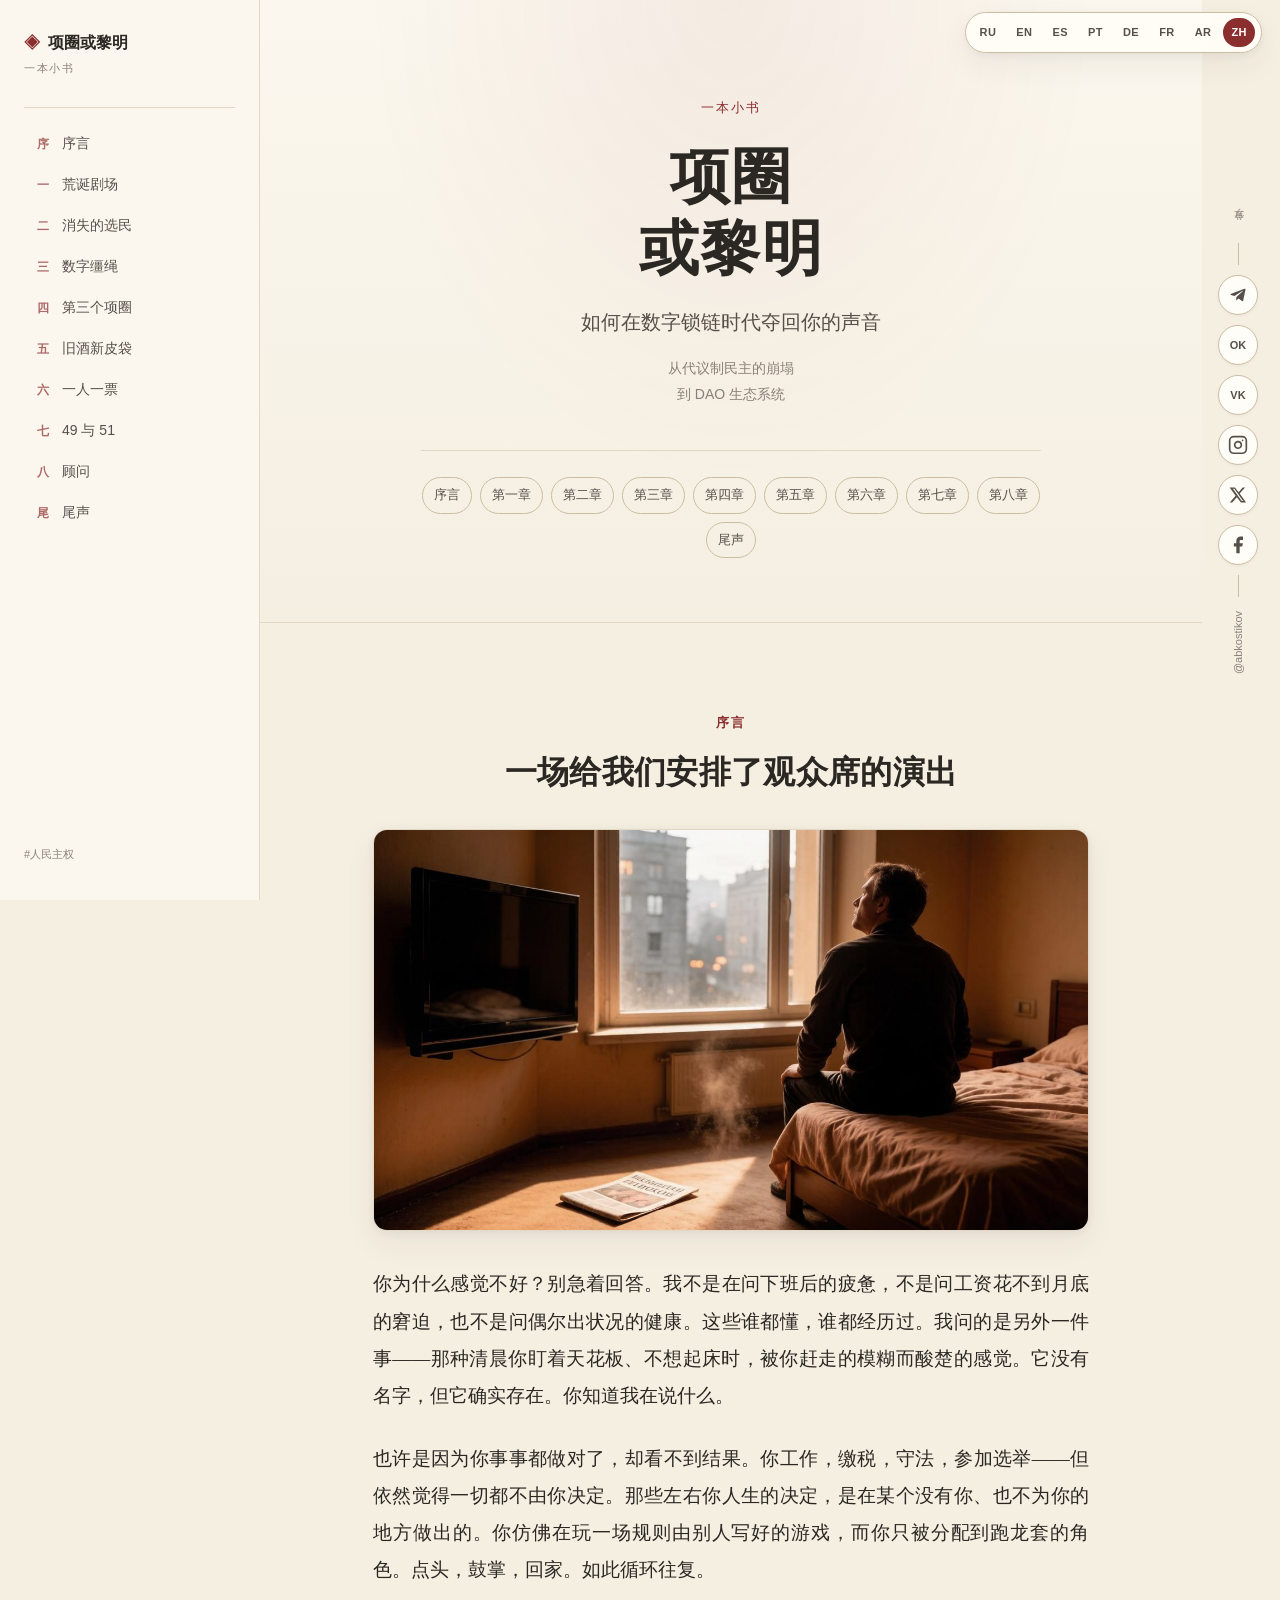
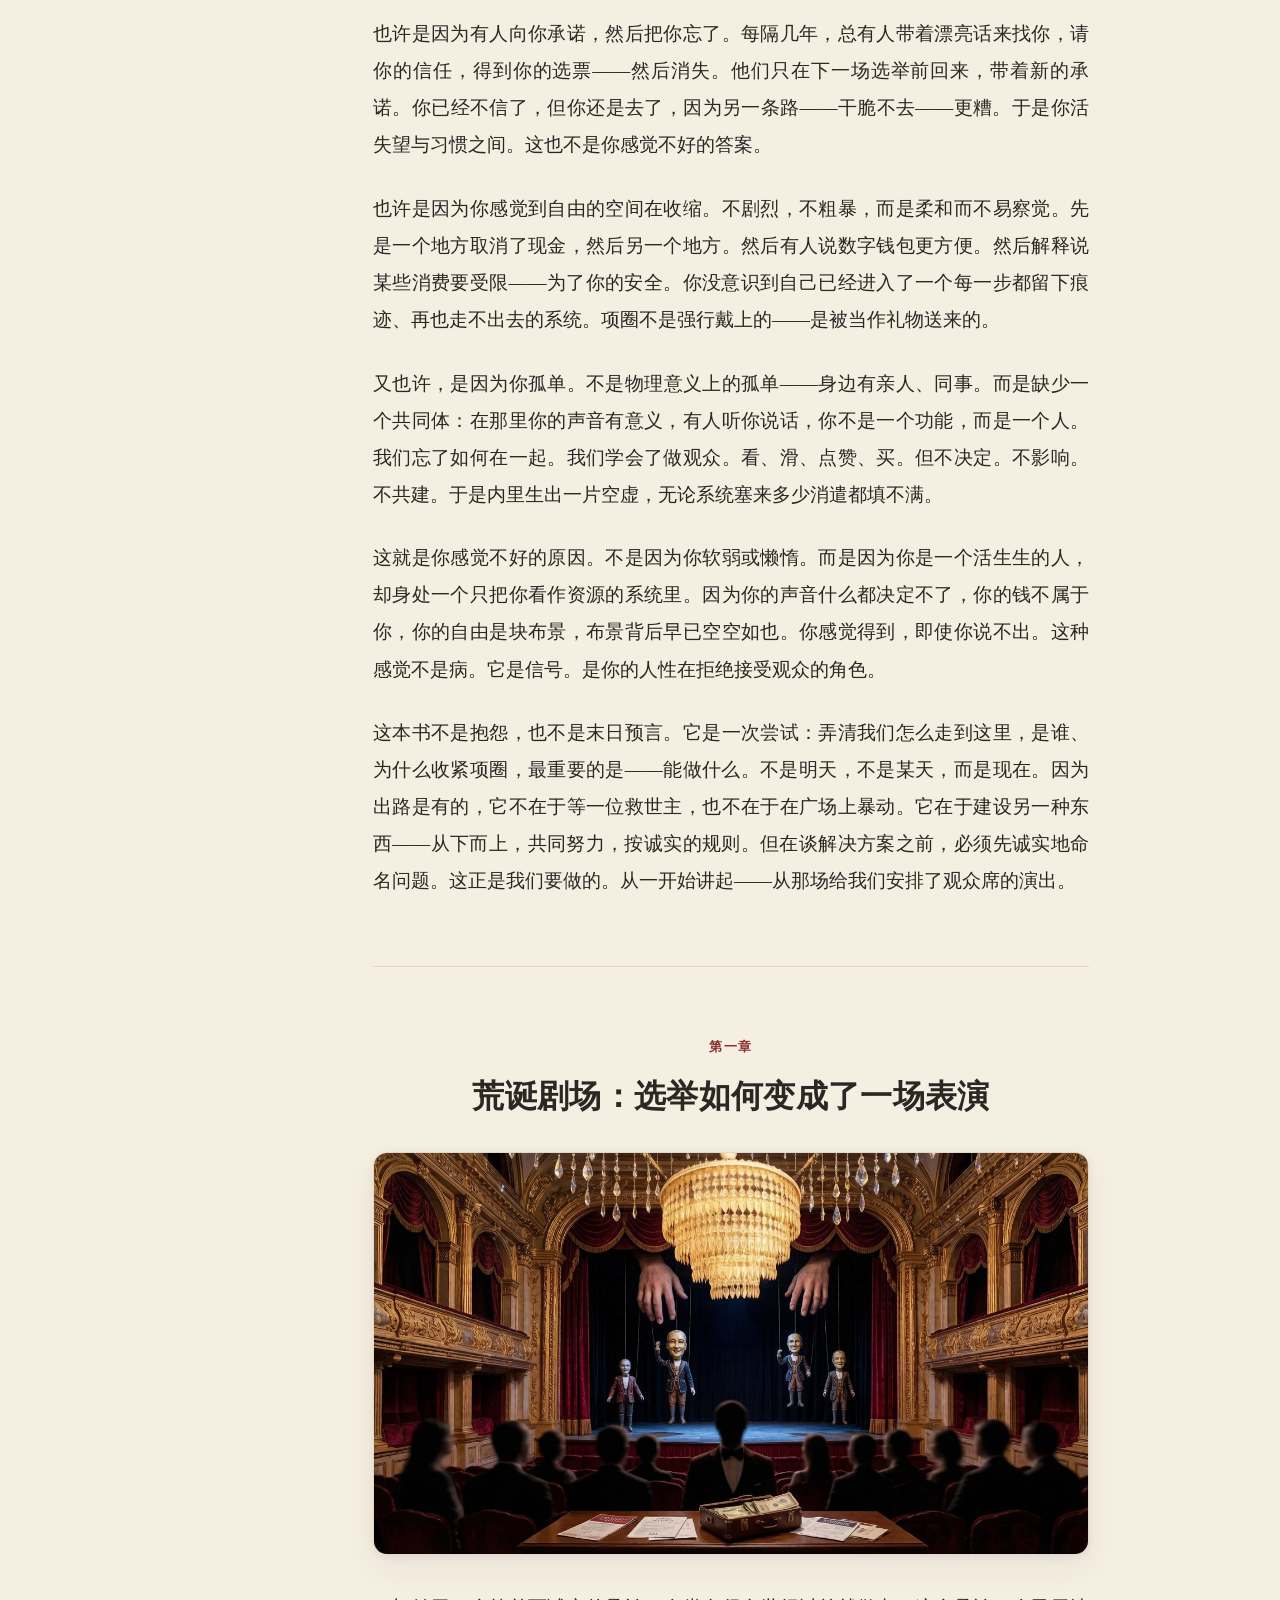
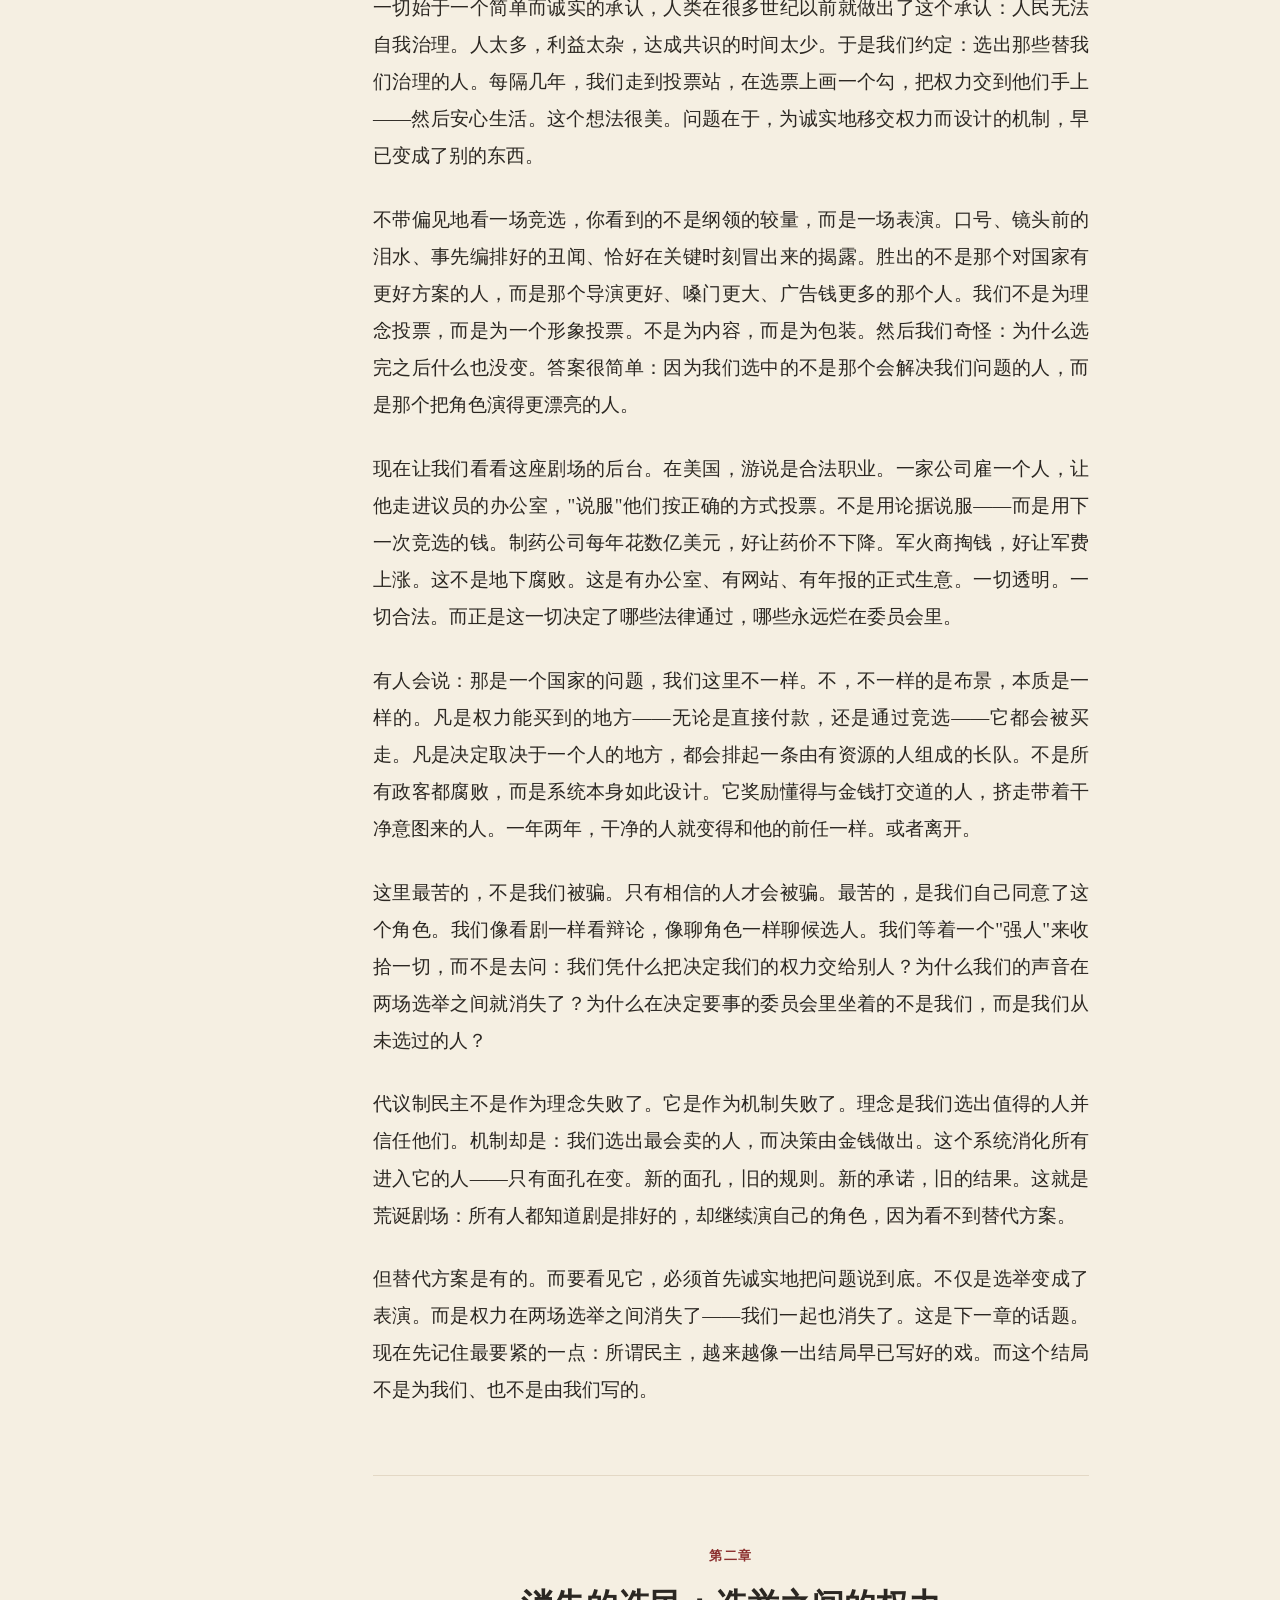
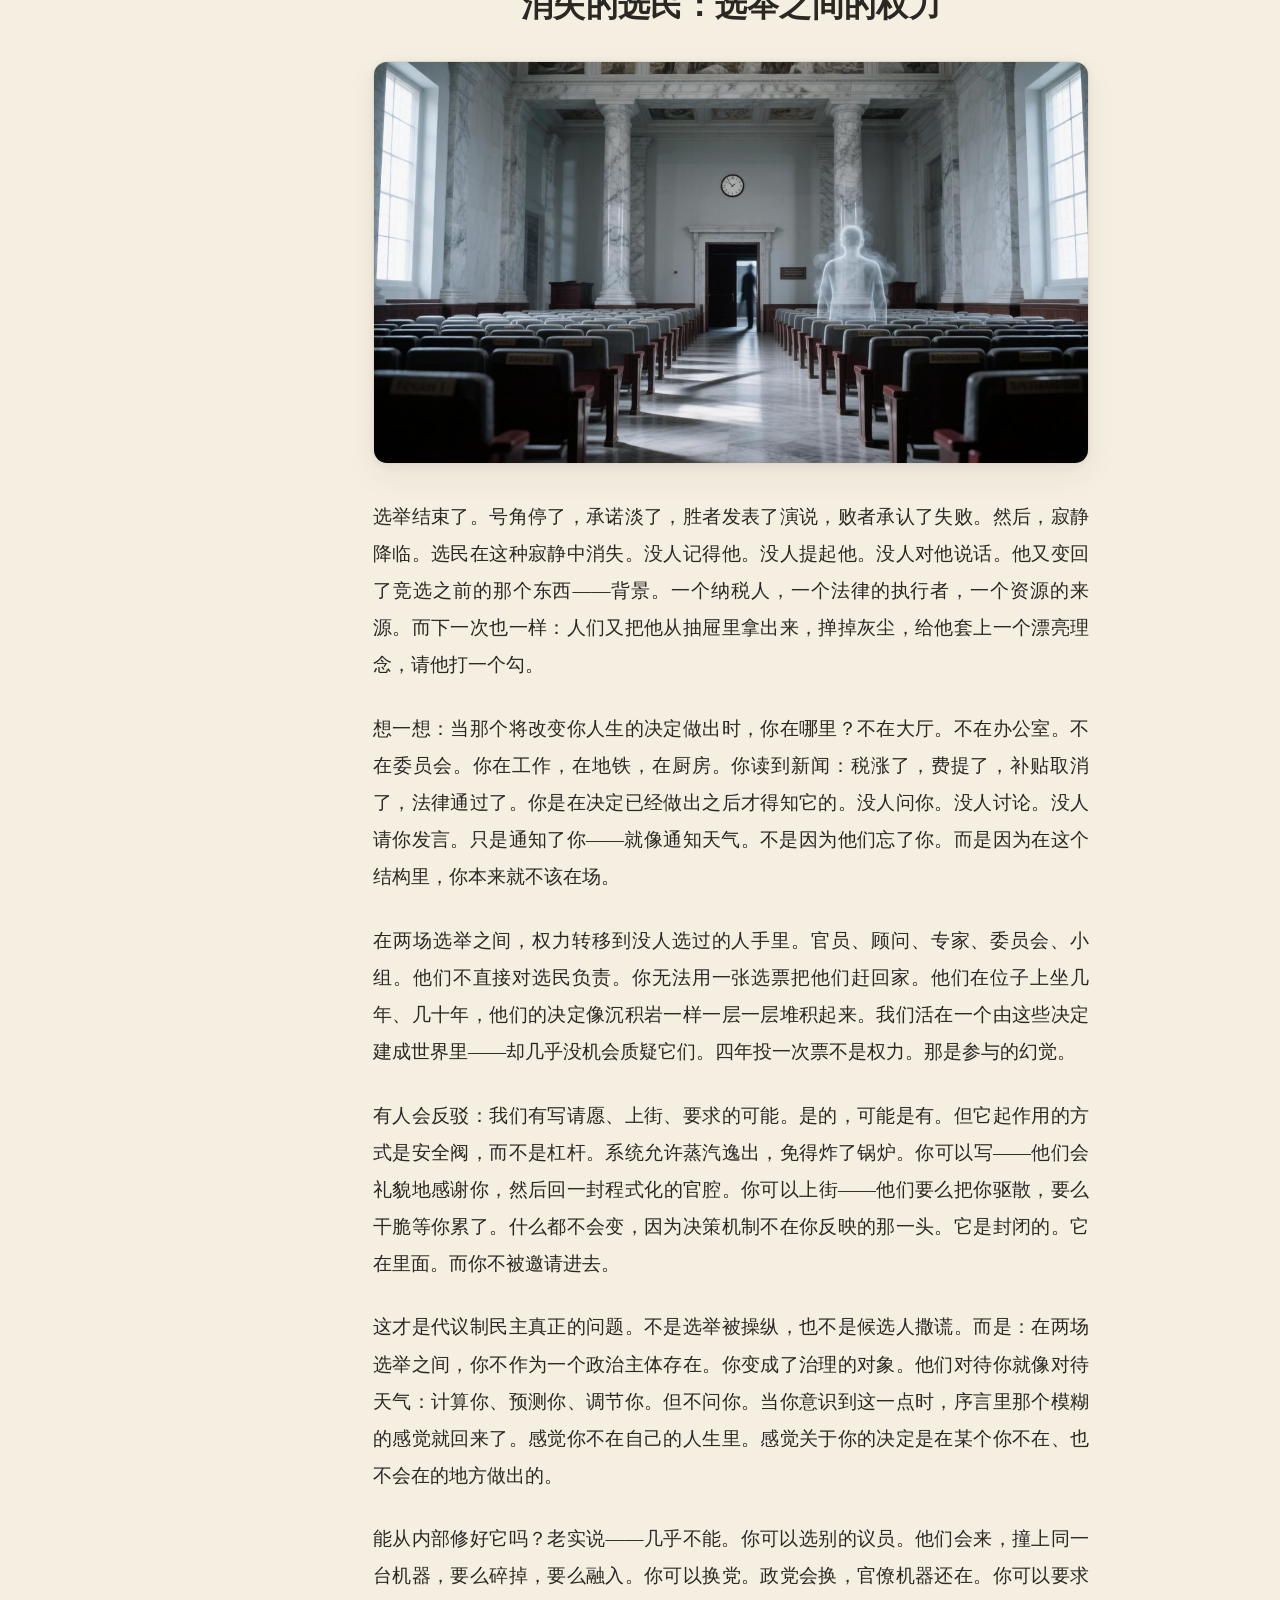
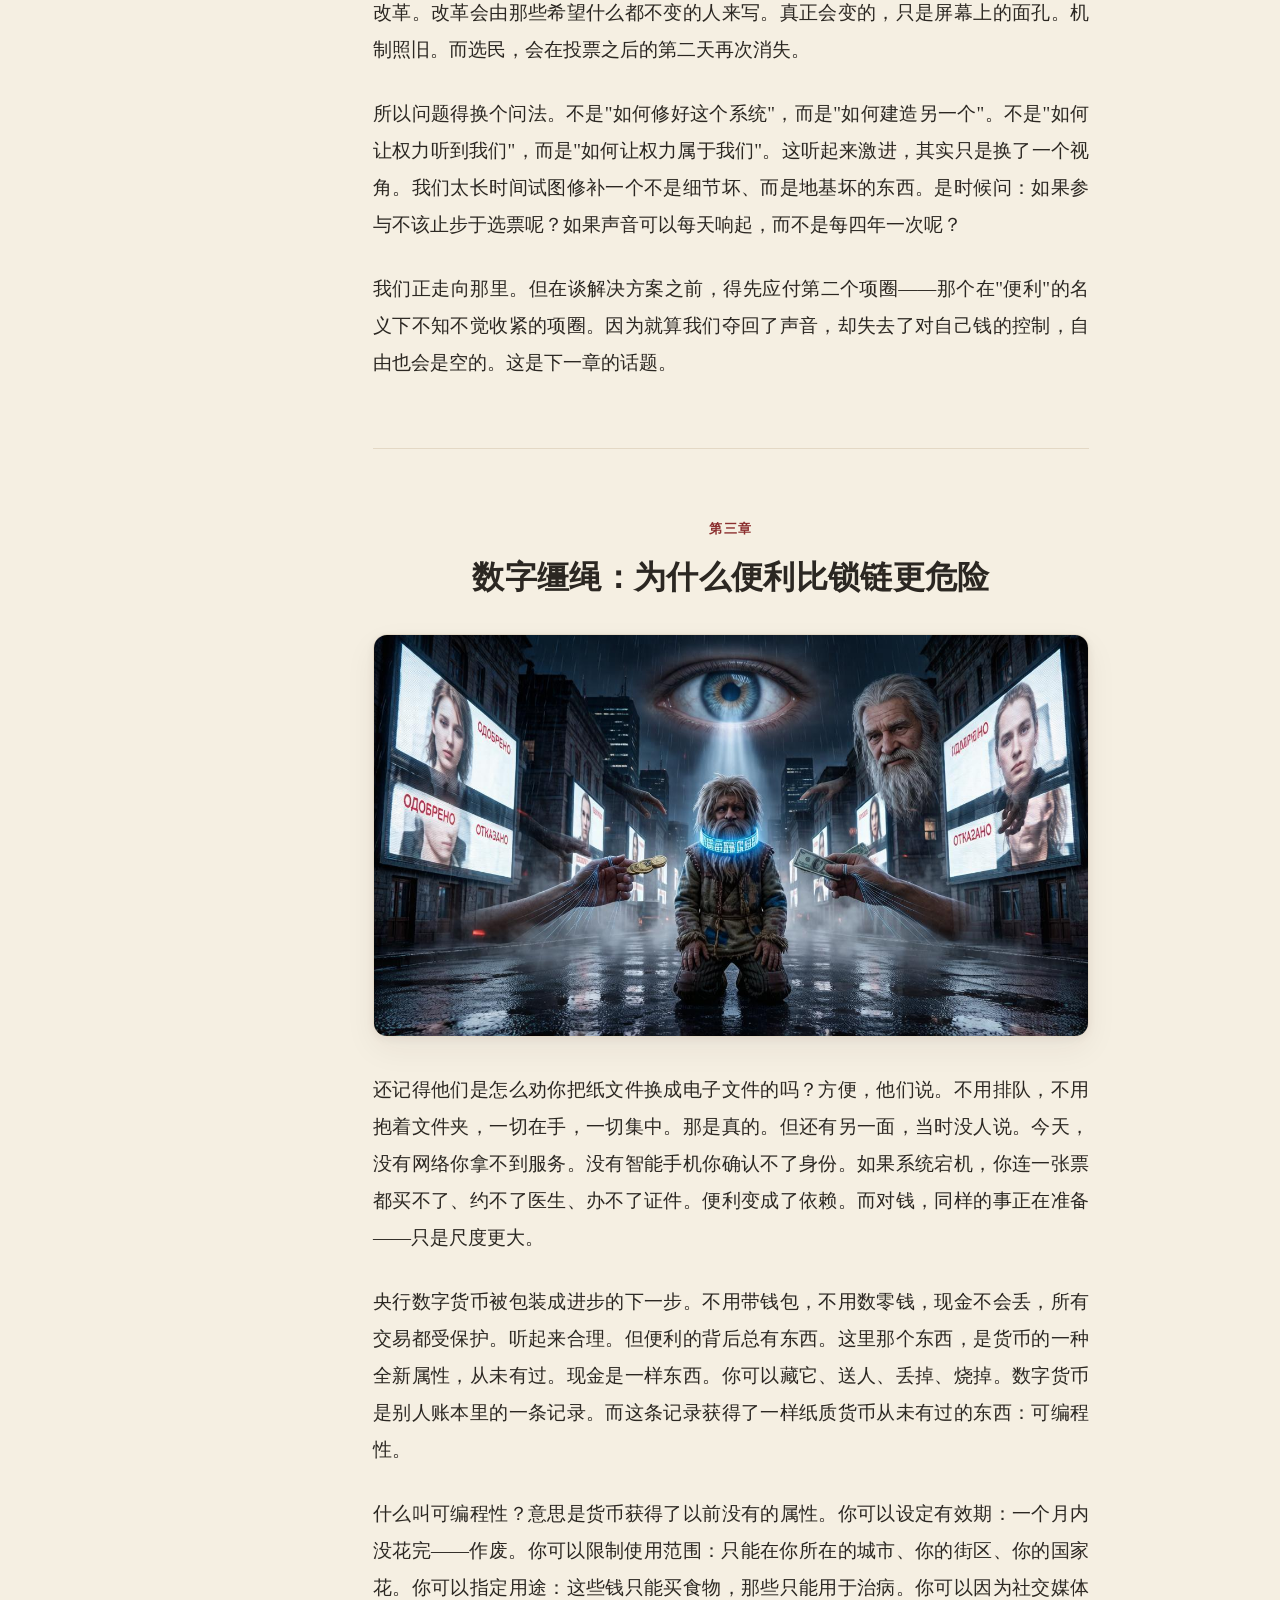
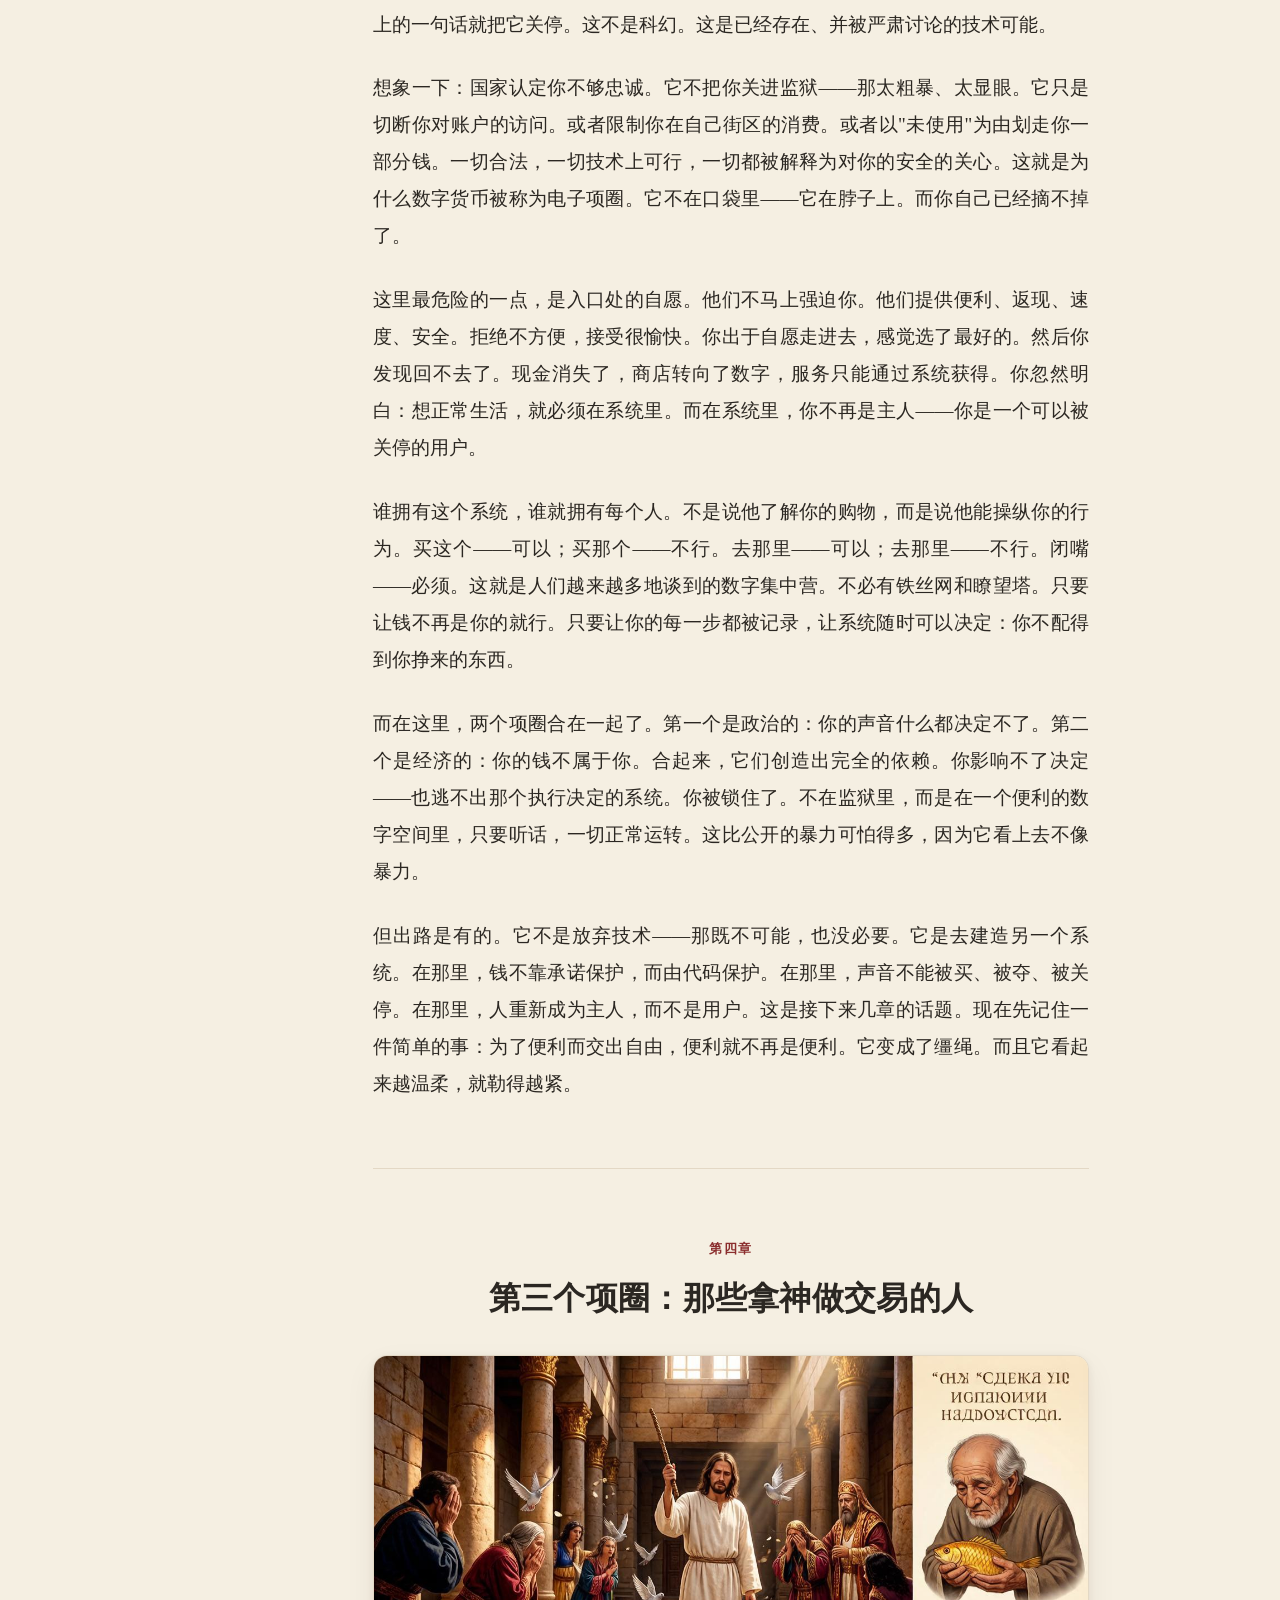
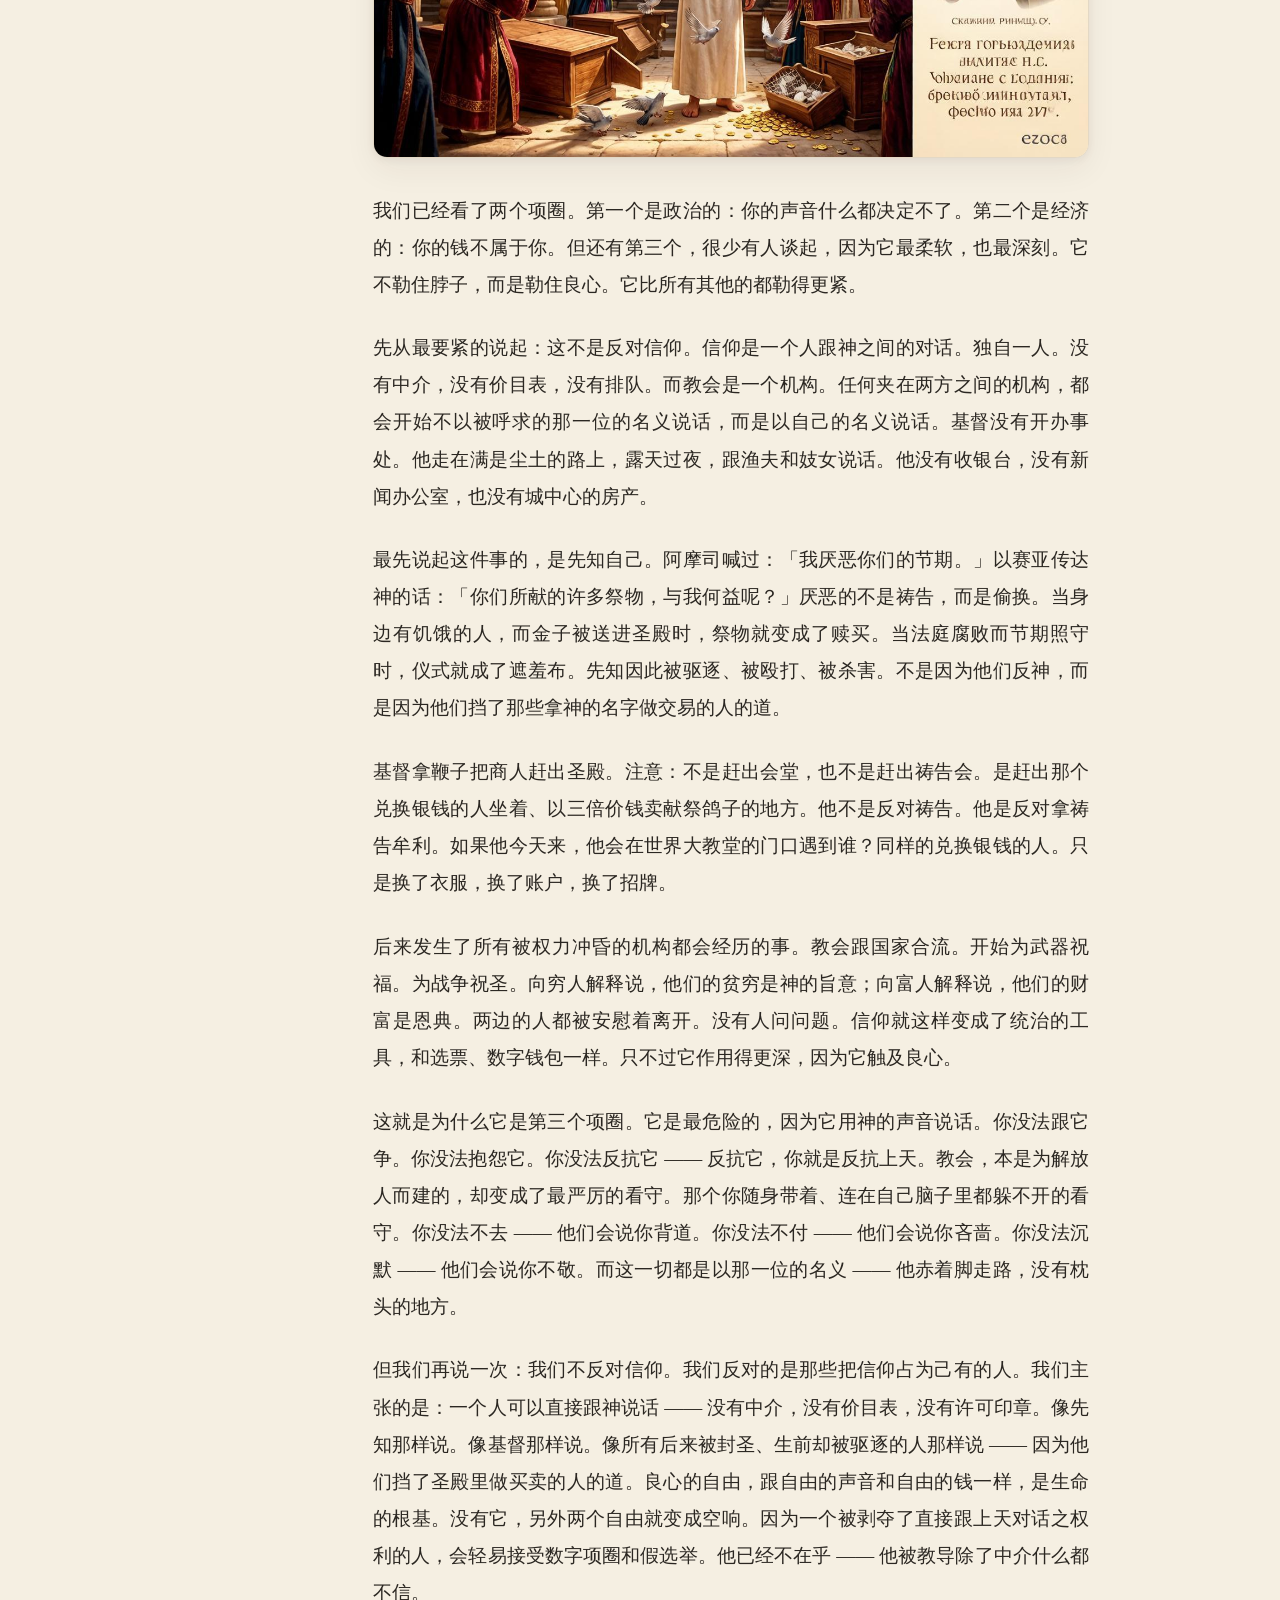
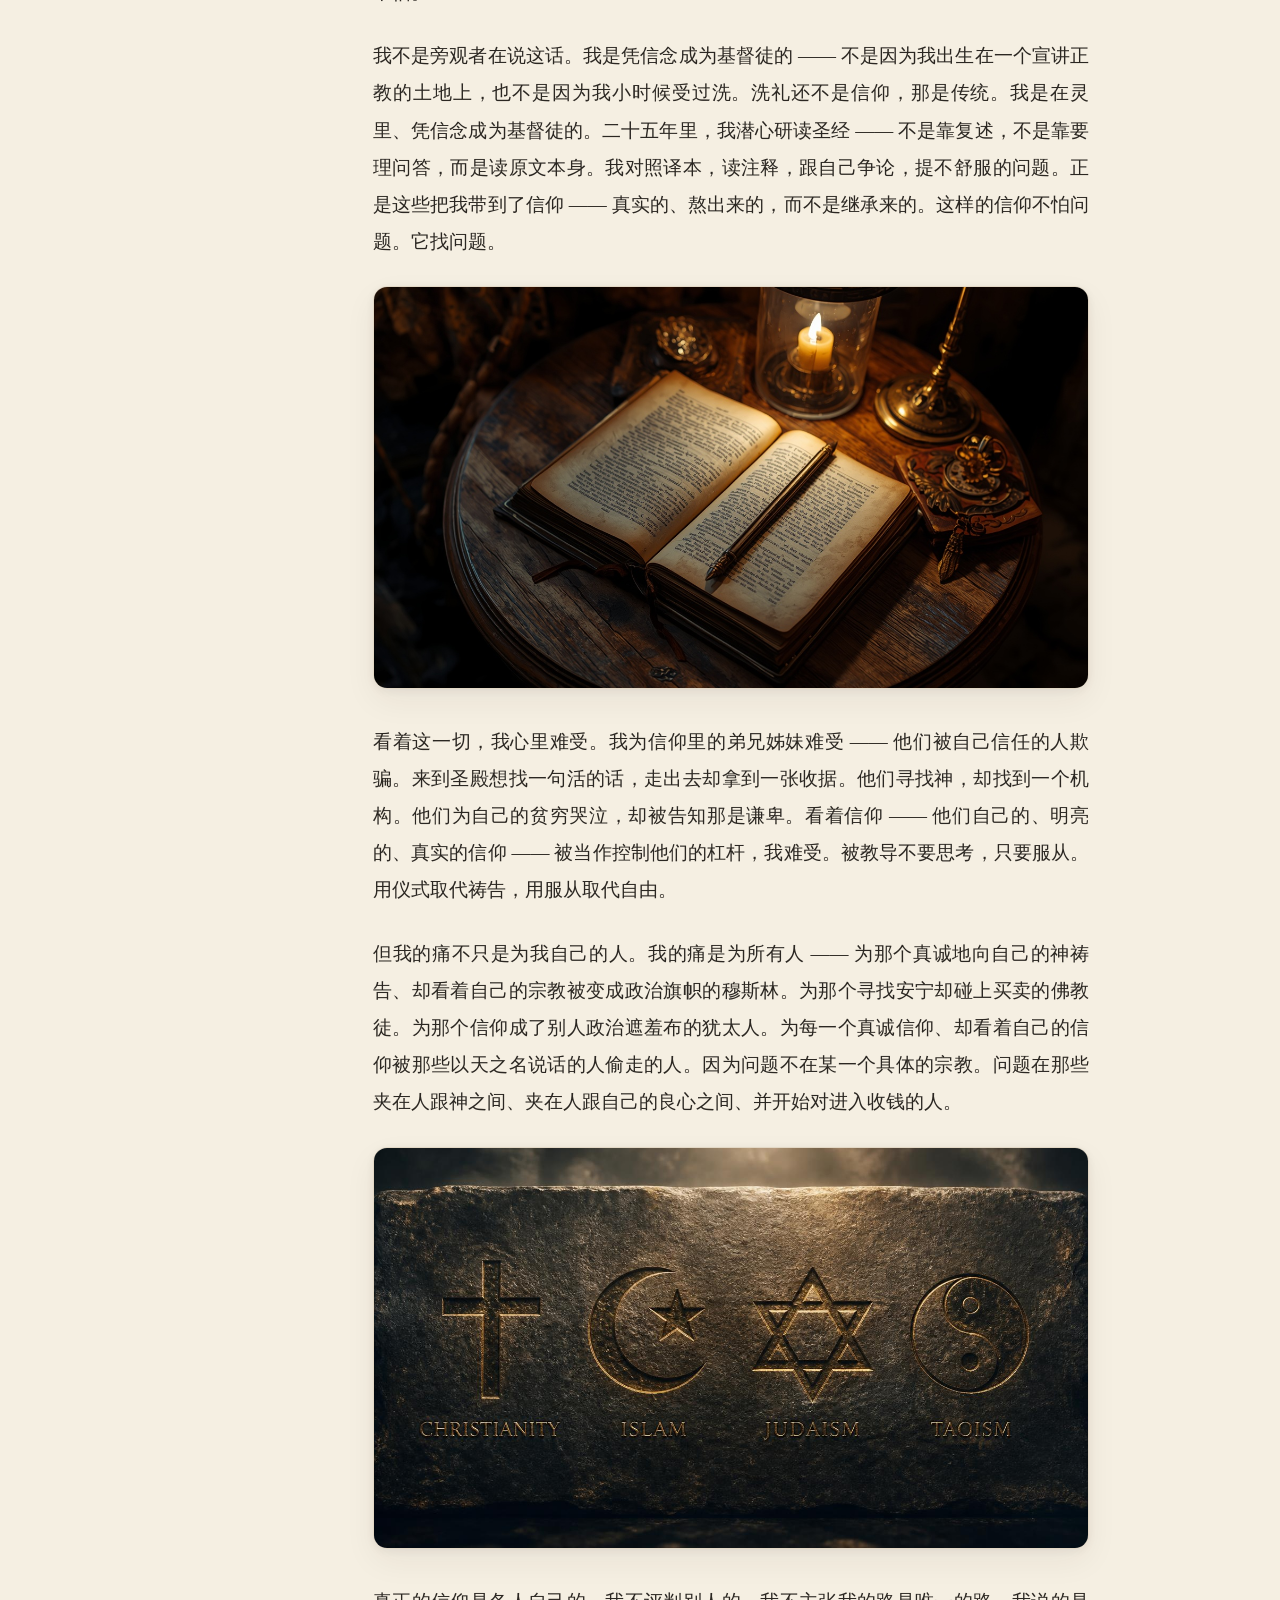
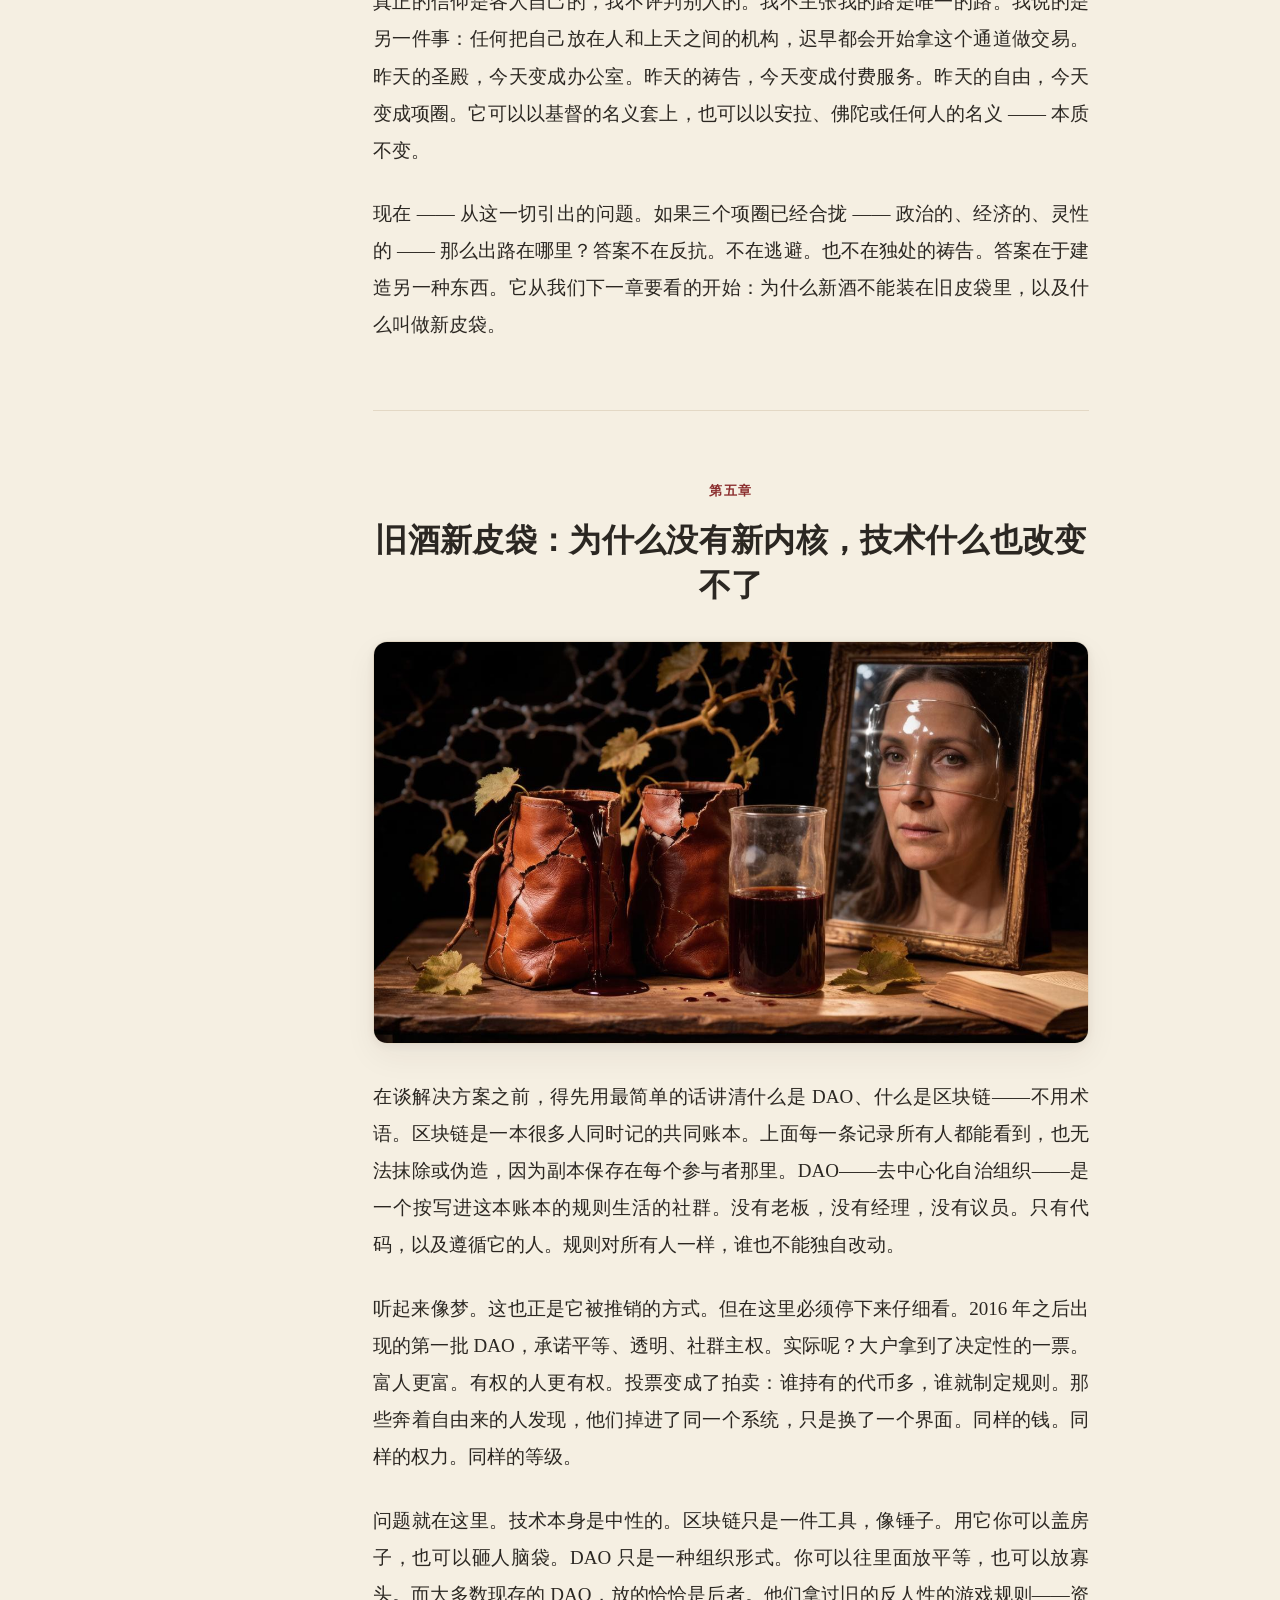
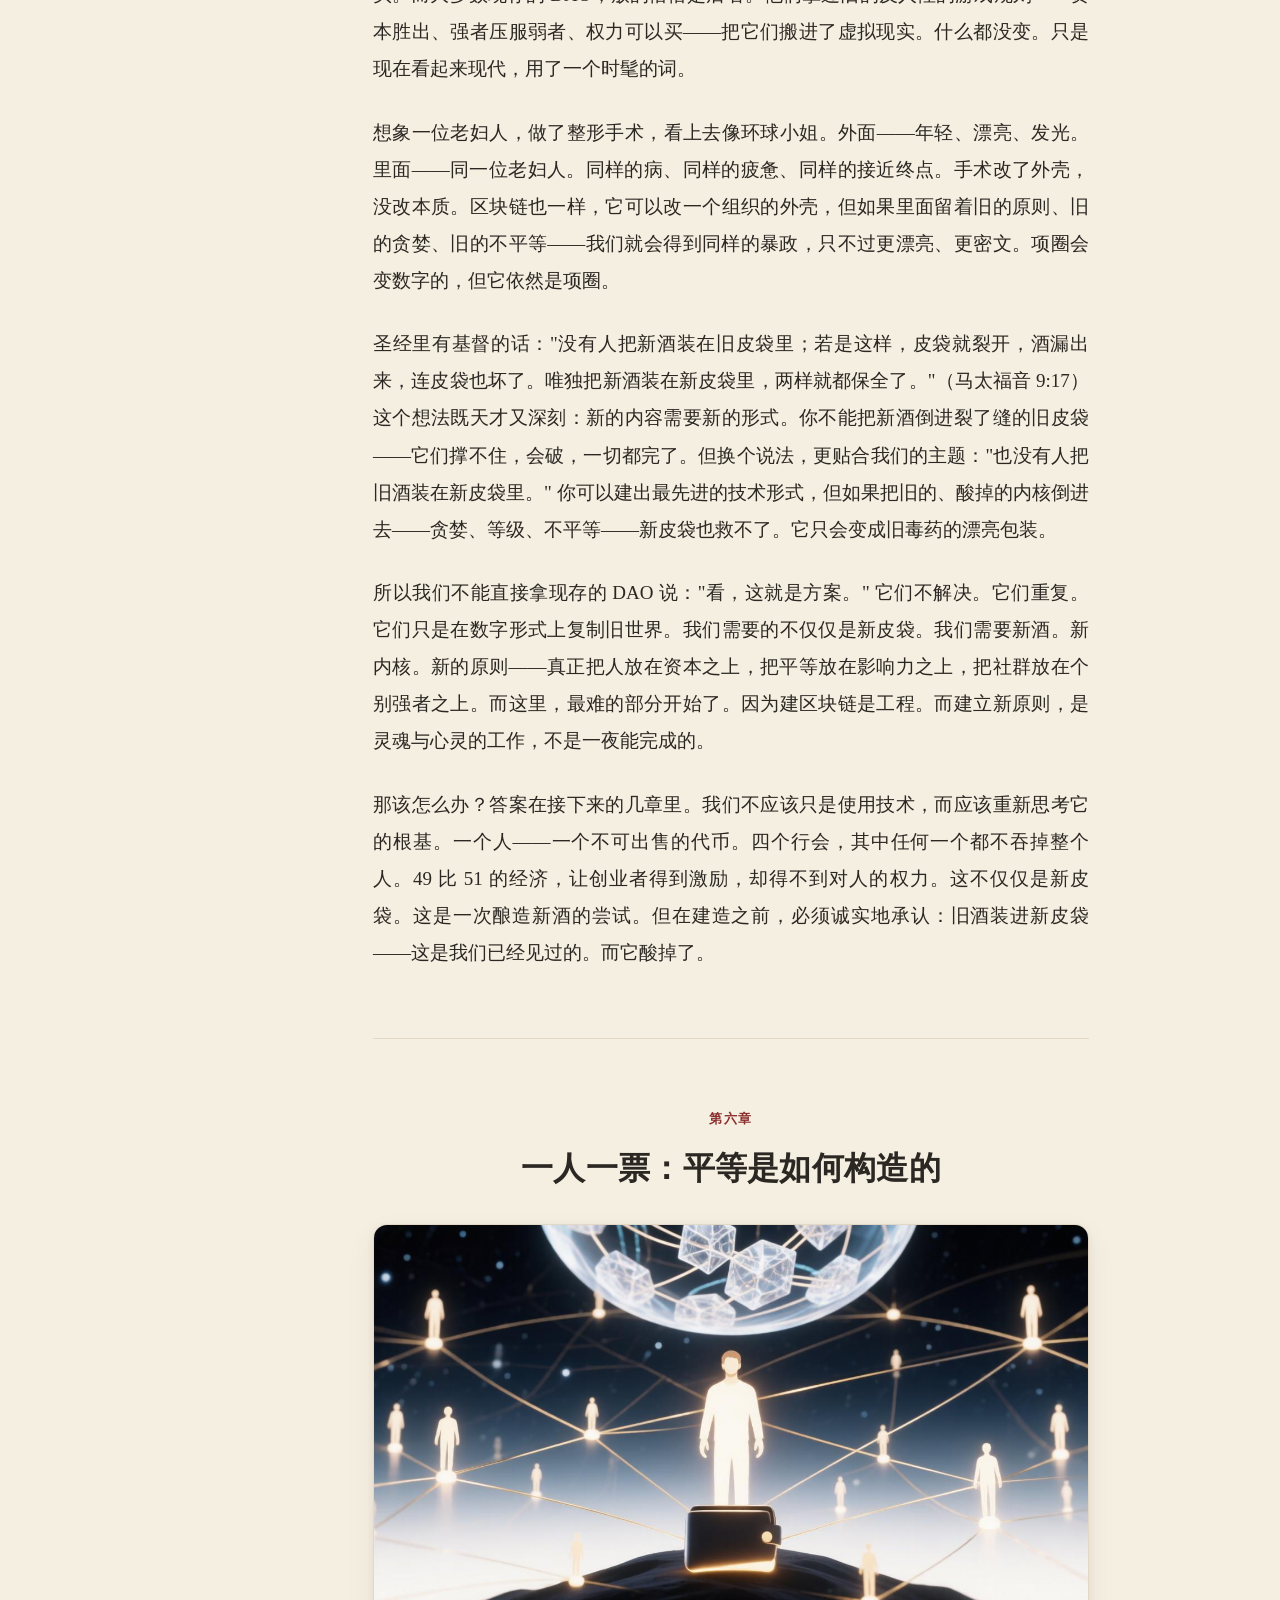
<file: zh/index.html>
<!DOCTYPE html>
<html lang="zh-CN" prefix="og: https://ogp.me/ns# book: https://ogp.me/ns/book#">
<head>
  <meta charset="UTF-8">
  <meta name="viewport" content="width=device-width, initial-scale=1.0, viewport-fit=cover">
  <meta http-equiv="X-UA-Compatible" content="IE=edge">
  <meta name="theme-color" content="#8b2e2e">
  <meta name="color-scheme" content="light">

  <title>项圈或黎明 — 如何在数字锁链时代夺回你的声音</title>
  <meta name="description" content="一本小书，讲述代议制民主的崩塌、央行数字货币的数字控制，以及区块链上以人工智能为顾问的 DAO 生态系统。序言、七章正文与尾声，谈人民主权、自由与新的社会秩序。">
  <meta name="keywords" content="民主, DAO, 去中心化自治组织, 区块链, 央行数字货币, 数字集中营, 自由, 人民主权, 去中心化, 智能合约, 加密货币, 数字人民币, 人工智能, 自治, 公民社会, 一人一票, 反乌托邦, 未来, 科技, 政治, 经济">
  <meta name="author" content="阿列克谢·科斯季科夫">
  <meta name="creator" content="阿列克谢·科斯季科夫">
  <meta name="publisher" content="人民主权">
  <meta name="robots" content="index, follow, max-image-preview:large, max-snippet:-1, max-video-preview:-1">
  <meta name="googlebot" content="index, follow">
  <meta name="rating" content="general">
  <meta name="referrer" content="strict-origin-when-cross-origin">

  <link rel="canonical" href="https://alekseykostikov66.github.io/zh/">
  <link rel="alternate" hreflang="ru" href="https://alekseykostikov66.github.io/">
  <link rel="alternate" hreflang="en" href="https://alekseykostikov66.github.io/en/">
  <link rel="alternate" hreflang="es" href="https://alekseykostikov66.github.io/es/">
  <link rel="alternate" hreflang="pt" href="https://alekseykostikov66.github.io/pt/">
  <link rel="alternate" hreflang="de" href="https://alekseykostikov66.github.io/de/">
  <link rel="alternate" hreflang="fr" href="https://alekseykostikov66.github.io/fr/">
  <link rel="alternate" hreflang="ar" href="https://alekseykostikov66.github.io/ar/">
  <link rel="alternate" hreflang="zh" href="https://alekseykostikov66.github.io/zh/">
  <link rel="alternate" hreflang="x-default" href="https://alekseykostikov66.github.io/">

  <meta property="og:type" content="book">
  <meta property="og:site_name" content="项圈或黎明">
  <meta property="og:title" content="项圈或黎明 — 如何在数字锁链时代夺回你的声音">
  <meta property="og:description" content="一本小书，讲述民主的崩塌、央行数字货币的数字项圈，以及以人工智能为顾问的 DAO 生态系统。从诊断到方案。">
  <meta property="og:url" content="https://alekseykostikov66.github.io/zh/">
  <meta property="og:image" content="https://alekseykostikov66.github.io/img/og-cover.jpg">
  <meta property="og:image:width" content="1200">
  <meta property="og:image:height" content="630">
  <meta property="og:image:alt" content="项圈或黎明 — 图书封面">
  <meta property="og:locale" content="zh_CN">
  <meta property="og:locale:alternate" content="ru_RU">
  <meta property="og:locale:alternate" content="en_US">
  <meta property="og:locale:alternate" content="es_ES">
  <meta property="og:locale:alternate" content="pt_BR">
  <meta property="og:locale:alternate" content="de_DE">
  <meta property="og:locale:alternate" content="fr_FR">
  <meta property="og:locale:alternate" content="ar_AR">

  <meta property="book:author" content="阿列克谢·科斯季科夫">
  <meta property="book:tag" content="民主">
  <meta property="book:tag" content="DAO">
  <meta property="book:tag" content="区块链">
  <meta property="book:tag" content="央行数字货币">
  <meta property="book:tag" content="自由">
  <meta property="book:release_date" content="2026-10-10">

  <meta name="twitter:card" content="summary_large_image">
  <meta name="twitter:site" content="@abkostikov">
  <meta name="twitter:creator" content="@abkostikov">
  <meta name="twitter:title" content="项圈或黎明 — 如何夺回你的声音">
  <meta name="twitter:description" content="一本小书，讲述民主的崩塌、央行数字货币的数字项圈，以及以人工智能为顾问的 DAO 生态系统。">
  <meta name="twitter:image" content="https://alekseykostikov66.github.io/img/og-cover.jpg">
  <meta name="twitter:image:alt" content="项圈或黎明 — 图书封面">

  <link rel="icon" type="image/svg+xml" href="data:image/svg+xml,%3Csvg xmlns='http://www.w3.org/2000/svg' viewBox='0 0 100 100'%3E%3Crect width='100' height='100' fill='%238b2e2e'/%3E%3Ctext x='50' y='68' font-size='62' text-anchor='middle' fill='%23f5efe2' font-family='Georgia,serif'%3E◈%3C/text%3E%3C/svg%3E">
  <link rel="apple-touch-icon" href="data:image/svg+xml,%3Csvg xmlns='http://www.w3.org/2000/svg' viewBox='0 0 100 100'%3E%3Crect width='100' height='100' fill='%238b2e2e'/%3E%3Ctext x='50' y='68' font-size='62' text-anchor='middle' fill='%23f5efe2' font-family='Georgia,serif'%3E◈%3C/text%3E%3C/svg%3E">
  <link rel="preconnect" href="https://t.me" crossorigin>

  <script type="application/ld+json">
  {
    "@context": "https://schema.org",
    "@graph": [
      {
        "@type": "Book",
        "@id": "https://alekseykostikov66.github.io/zh/#book",
        "name": "项圈或黎明",
        "alternateName": "如何在数字锁链时代夺回你的声音",
        "description": "一本小书，讲述代议制民主的崩塌、央行数字货币的数字控制，以及区块链上以人工智能为顾问的 DAO 生态系统。",
        "bookFormat": "https://schema.org/EBook",
        "inLanguage": "zh-CN",
        "numberOfPages": 40,
        "genre": ["政治", "哲学", "科技", "随笔"],
        "keywords": "民主, DAO, 区块链, 央行数字货币, 自由, 人民主权, 数字控制, 去中心化",
        "datePublished": "2026-10-10",
        "author": {
          "@type": "Person",
          "name": "阿列克谢·科斯季科夫",
          "url": "https://t.me/narodnoe_samoderjavie",
          "sameAs": [
            "https://twitter.com/abkostikov",
            "https://vk.com/abkostikov",
            "https://ok.ru/abkostikov",
            "https://instagram.com/abkostikov",
            "https://facebook.com/abkostikov"
          ]
        },
        "publisher": {
          "@type": "Organization",
          "name": "人民主权",
          "url": "https://t.me/s/narodnoe_samoderjavie"
        },
        "image": "https://alekseykostikov66.github.io/img/og-cover.jpg",
        "url": "https://alekseykostikov66.github.io/zh/",
        "hasPart": [
          { "@type": "Chapter", "name": "序言。一场给我们安排了观众席的演出", "position": 0 },
          { "@type": "Chapter", "name": "第一章。荒诞剧场：选举如何变成了一场表演", "position": 1 },
          { "@type": "Chapter", "name": "第二章。消失的选民：选举之间的权力", "position": 2 },
          { "@type": "Chapter", "name": "第三章。数字缰绳：为什么便利比锁链更危险", "position": 3 },
          { "@type": "Chapter", "name": "第四章。第三个项圈：那些拿神做交易的人", "position": 4 },
          { "@type": "Chapter", "name": "第五章。旧酒新皮袋", "position": 5 },
          { "@type": "Chapter", "name": "第六章。一人一票", "position": 6 },
          { "@type": "Chapter", "name": "第七章。49 与 51：一种无人能成为主人的经济", "position": 7 },
          { "@type": "Chapter", "name": "第八章。顾问，而非独裁者", "position": 8 },
          { "@type": "Chapter", "name": "尾声。黎明从一个开始", "position": 9 }
        ]
      },
      {
        "@type": "WebSite",
        "@id": "https://alekseykostikov66.github.io/zh/#website",
        "url": "https://alekseykostikov66.github.io/zh/",
        "name": "项圈或黎明",
        "inLanguage": "zh-CN",
        "publisher": { "@id": "https://alekseykostikov66.github.io/zh/#book" }
      }
    ]
  }
  </script>

  <style>
:root {
  --bg: #f5efe2; --bg-alt: #fbf7ee; --paper: #fffdf7;
  --ink: #2b2722; --ink-soft: #57504a; --ink-muted: #8a817a;
  --accent: #8b2e2e; --accent-soft: #b85a5a;
  --line: #e3d8c5; --line-strong: #cbbda3;
  --shadow: 0 2px 8px rgba(43,39,34,0.06), 0 12px 32px rgba(43,39,34,0.06);
  --radius: 14px; --maxw: 780px; --sidebar-w: 260px; --social-w: 78px;
  --serif: "Noto Serif SC", "Source Han Serif SC", "Songti SC", "SimSun", Georgia, serif;
  --sans: "Noto Sans SC", "Source Han Sans SC", "PingFang SC", "Microsoft YaHei", -apple-system, BlinkMacSystemFont, Roboto, Arial, sans-serif;
}
* { box-sizing: border-box; }
html { scroll-behavior: smooth; scroll-padding-top: 90px; }
body { margin: 0; font-family: var(--serif); font-size: 19px; line-height: 1.9; color: var(--ink); background: var(--bg); -webkit-font-smoothing: antialiased; text-rendering: optimizeLegibility; }
.progress-bar { position: fixed; top: 0; left: 0; height: 3px; width: 0%; background: var(--accent); z-index: 200; transition: width 0.12s linear; }
.lang-switch { position: fixed; top: 12px; right: 18px; display: flex; gap: 4px; z-index: 180; background: rgba(255,253,247,0.94); backdrop-filter: blur(6px); -webkit-backdrop-filter: blur(6px); padding: 5px 6px; border-radius: 999px; border: 1px solid var(--line-strong); box-shadow: var(--shadow); font-family: var(--sans); }
.lang-switch a { font-size: 11px; font-weight: 600; letter-spacing: 0.04em; color: var(--ink-soft); text-decoration: none; padding: 4px 8px; border-radius: 999px; transition: background 0.15s, color 0.15s; text-transform: uppercase; }
.lang-switch a:hover { background: var(--line); color: var(--ink); }
.lang-switch a.active { background: var(--accent); color: #fff; }
.sidebar-left { position: fixed; top: 0; left: 0; bottom: 0; width: var(--sidebar-w); background: var(--bg-alt); border-right: 1px solid var(--line); padding: 32px 24px 24px; overflow-y: auto; z-index: 100; }
.sidebar-inner { display: flex; flex-direction: column; min-height: 100%; }
.brand { display: inline-flex; align-items: center; gap: 8px; font-family: var(--sans); font-size: 16px; font-weight: 700; color: var(--ink); text-decoration: none; line-height: 1.4; }
.brand:hover { color: var(--accent); }
.brand-mark { color: var(--accent); font-size: 16px; flex-shrink: 0; }
.brand-sub { font-family: var(--sans); font-size: 11px; letter-spacing: 0.15em; color: var(--ink-muted); margin: 4px 0 28px; }
.toc-nav { display: flex; flex-direction: column; gap: 2px; padding-top: 16px; border-top: 1px solid var(--line); }
.toc-nav a { display: flex; align-items: baseline; gap: 10px; font-family: var(--sans); font-size: 14px; color: var(--ink-soft); text-decoration: none; padding: 9px 10px; border-radius: 8px; transition: background 0.15s, color 0.15s; line-height: 1.5; }
.toc-nav a:hover { background: var(--paper); color: var(--ink); }
.toc-nav a.active { background: var(--accent); color: #fff; }
.toc-nav a.active .toc-num { color: #fff; opacity: 0.85; }
.toc-num { display: inline-block; min-width: 18px; font-size: 12px; font-weight: 700; color: var(--accent); opacity: 0.7; text-align: center; flex-shrink: 0; }
.sidebar-foot { margin-top: auto; padding-top: 24px; font-family: var(--sans); font-size: 11px; color: var(--ink-muted); }
.sidebar-right { position: fixed; top: 50%; right: 18px; transform: translateY(-50%); display: flex; flex-direction: column; align-items: center; gap: 10px; z-index: 100; padding: 4px; }
.social-label { font-family: var(--sans); font-size: 10px; letter-spacing: 0.15em; color: var(--ink-muted); writing-mode: vertical-rl; transform: rotate(180deg); margin-bottom: 4px; }
.social-line { width: 1px; height: 22px; background: var(--line-strong); }
.social-handle { font-family: var(--sans); font-size: 11px; color: var(--ink-muted); writing-mode: vertical-rl; transform: rotate(180deg); margin-top: 4px; }
.social { display: flex; align-items: center; justify-content: center; width: 40px; height: 40px; border-radius: 50%; background: var(--paper); border: 1px solid var(--line-strong); color: var(--ink-soft); text-decoration: none; font-family: var(--sans); font-size: 11px; font-weight: 700; transition: transform 0.15s, background 0.15s, color 0.15s, border-color 0.15s, box-shadow 0.15s; box-shadow: 0 1px 3px rgba(43,39,34,0.05); }
.social svg { fill: currentColor; }
.social-ig svg { fill: none; }
.social:hover { transform: translateY(-2px) scale(1.05); color: #fff; border-color: transparent; box-shadow: 0 6px 16px rgba(43,39,34,0.18); }
.social-tg:hover { background: #229ED9; }
.social-ok:hover { background: #EE8208; }
.social-vk:hover { background: #0077FF; }
.social-ig:hover { background: #E1306C; }
.social-tw:hover { background: #0f0f0f; }
.social-fb:hover { background: #1877F2; }
.mobile-header { display: none; position: sticky; top: 0; z-index: 150; background: rgba(245,239,226,0.96); backdrop-filter: saturate(140%) blur(8px); -webkit-backdrop-filter: saturate(140%) blur(8px); border-bottom: 1px solid var(--line); }
.mobile-inner { display: flex; align-items: center; justify-content: space-between; padding: 12px 18px; gap: 12px; min-height: 56px; }
.brand-mobile { font-size: 14px; flex: 1; min-width: 0; }
.brand-mobile .brand-text { overflow: hidden; text-overflow: ellipsis; white-space: nowrap; }
.menu-toggle { width: 40px; height: 40px; background: transparent; border: 1px solid var(--line-strong); border-radius: 8px; cursor: pointer; padding: 9px 8px; display: flex; flex-direction: column; justify-content: space-between; flex-shrink: 0; }
.menu-toggle span { display: block; height: 2px; background: var(--ink); border-radius: 2px; transition: transform 0.2s, opacity 0.2s; }
.menu-toggle.open span:nth-child(1) { transform: translateY(9px) rotate(45deg); }
.menu-toggle.open span:nth-child(2) { opacity: 0; }
.menu-toggle.open span:nth-child(3) { transform: translateY(-9px) rotate(-45deg); }
.mobile-nav { display: flex; flex-direction: column; gap: 0; background: var(--paper); border-top: 1px solid var(--line); padding: 0 12px; max-height: 0; overflow: hidden; transition: max-height 0.28s ease, padding 0.28s ease; }
.mobile-nav.open { max-height: 70vh; overflow-y: auto; padding-top: 8px; padding-bottom: 14px; }
.mobile-nav a { font-family: var(--sans); font-size: 15px; color: var(--ink-soft); text-decoration: none; padding: 12px 14px; border-radius: 8px; transition: background 0.15s, color 0.15s; }
.mobile-nav a:hover, .mobile-nav a.active { background: var(--accent); color: #fff; }
.main-content { margin-left: var(--sidebar-w); margin-right: var(--social-w); min-height: 100vh; }
.cover { padding: 96px 24px 64px; text-align: center; background: radial-gradient(ellipse at 50% 0%, rgba(139,46,46,0.06), transparent 55%), linear-gradient(180deg, var(--bg-alt), var(--bg)); border-bottom: 1px solid var(--line); }
.cover-inner { max-width: 620px; margin: 0 auto; }
.cover-kicker { font-family: var(--sans); font-size: 13px; letter-spacing: 0.15em; color: var(--accent); margin: 0 0 20px; }
.cover-title { font-family: var(--serif); font-size: clamp(38px, 6vw, 60px); line-height: 1.2; margin: 0 0 18px; font-weight: 700; letter-spacing: 0.02em; }
.cover-subtitle { font-size: clamp(16px, 2.2vw, 20px); color: var(--ink-soft); margin: 0 0 14px; }
.cover-tagline { font-family: var(--sans); font-size: 14px; color: var(--ink-muted); line-height: 1.9; margin: 0 0 42px; }
.cover-toc { display: flex; flex-wrap: wrap; gap: 8px; justify-content: center; padding-top: 26px; border-top: 1px solid var(--line); }
.cover-toc a { font-family: var(--sans); font-size: 13px; color: var(--ink-soft); text-decoration: none; padding: 5px 11px; border: 1px solid var(--line-strong); border-radius: 999px; transition: all 0.15s; }
.cover-toc a:hover { background: var(--accent); color: #fff; border-color: var(--accent); }
.book { max-width: var(--maxw); margin: 0 auto; padding: 20px 32px 60px; }
.chapter { padding: 60px 0 40px; border-bottom: 1px solid var(--line); }
.chapter:last-child { border-bottom: none; }
.chapter-header { text-align: center; margin-bottom: 34px; }
.chapter-number { display: inline-block; font-family: var(--sans); font-size: 13px; letter-spacing: 0.15em; color: var(--accent); margin-bottom: 14px; font-weight: 700; }
.chapter-header h2 { font-family: var(--serif); font-size: clamp(22px, 3.4vw, 32px); line-height: 1.4; margin: 0; font-weight: 700; letter-spacing: 0.01em; }
.chapter p { margin: 0 0 1.4em; text-align: justify; line-height: 1.95; }
.chapter p:first-of-type::first-letter { font-size: 1em; float: none; padding: 0; color: var(--ink); font-weight: inherit; }
.chapter-image { margin: 0 0 34px; border-radius: var(--radius); overflow: hidden; background: var(--bg-alt); border: 1px solid var(--line); box-shadow: var(--shadow); aspect-ratio: 16/9; position: relative; }
.chapter-image img { display: block; width: 100%; height: 100%; object-fit: cover; }
.chapter-image.image-missing::before { content: "📷 图片将出现在此处"; position: absolute; inset: 0; display: flex; align-items: center; justify-content: center; font-family: var(--sans); font-size: 14px; color: var(--ink-muted); background: repeating-linear-gradient(45deg, #efe6d3 0 20px, #eadfc8 20px 40px); }
.chapter-image.image-missing img { opacity: 0; }
.site-footer { max-width: var(--maxw); margin: 0 auto; padding: 50px 32px 70px; text-align: center; font-family: var(--sans); font-size: 14px; color: var(--ink-muted); border-top: 1px solid var(--line); }
.footer-title { font-size: 14px; color: var(--ink-soft); margin: 0 0 20px; }
.footer-socials { display: none; flex-wrap: wrap; gap: 10px; justify-content: center; margin: 0 0 20px; }
.footer-handle { font-size: 13px; color: var(--accent-soft); margin: 0 0 10px; }
.footer-hash { font-size: 12px; color: var(--ink-muted); word-break: break-word; line-height: 1.9; margin: 0; }
.to-top { position: fixed; right: 20px; bottom: 20px; width: 46px; height: 46px; border-radius: 50%; border: 1px solid var(--line-strong); background: var(--paper); color: var(--ink); font-size: 20px; cursor: pointer; opacity: 0; pointer-events: none; transform: translateY(10px); transition: opacity 0.25s, transform 0.25s, background 0.15s, color 0.15s; box-shadow: var(--shadow); z-index: 120; }
.to-top.show { opacity: 1; pointer-events: auto; transform: translateY(0); }
.to-top:hover { background: var(--accent); color: #fff; border-color: var(--accent); }
@media (max-width: 1100px) {
  .sidebar-left, .sidebar-right { display: none; }
  .mobile-header { display: block; }
  .main-content { margin-left: 0; margin-right: 0; }
  .footer-socials { display: flex; }
  .cover { padding: 56px 20px 44px; }
  .book { padding: 10px 22px 50px; }
  .chapter { padding: 44px 0 32px; }
  html { scroll-padding-top: 76px; }
  .lang-switch { top: auto; bottom: 76px; right: 14px; }
}
@media (max-width: 560px) {
  body { font-size: 17px; }
  .cover-title { font-size: 34px; }
  .cover-subtitle { font-size: 15px; }
  .chapter-header h2 { font-size: 21px; }
  .chapter-number { font-size: 12px; }
  .book { padding: 8px 18px 40px; }
  .chapter { padding: 40px 0 28px; }
  .chapter p { text-align: left; }
  .chapter-image { aspect-ratio: 4/3; }
  .site-footer { padding: 40px 18px 60px; }
  .to-top { width: 42px; height: 42px; right: 14px; bottom: 14px; font-size: 18px; }
  .lang-switch { bottom: 70px; }
}
@media print {
  .sidebar-left, .sidebar-right, .mobile-header, .to-top,
  .progress-bar, .cover-toc, .footer-socials, .lang-switch { display: none !important; }
  body { background: #fff; font-size: 12pt; color: #000; }
  .main-content { margin: 0; }
  .chapter { page-break-after: always; border: none; padding: 0; }
  .chapter-image { box-shadow: none; aspect-ratio: auto; }
}
  </style>
</head>
<body>

  <div class="progress-bar" id="progressBar"></div>

  <nav class="lang-switch" aria-label="语言">
    <a href="../index.html" hreflang="ru" lang="ru" title="Русский">RU</a>
    <a href="../en/index.html" hreflang="en" lang="en" title="English">EN</a>
    <a href="../es/index.html" hreflang="es" lang="es" title="Español">ES</a>
    <a href="../pt/index.html" hreflang="pt" lang="pt" title="Português">PT</a>
    <a href="../de/index.html" hreflang="de" lang="de" title="Deutsch">DE</a>
    <a href="../fr/index.html" hreflang="fr" lang="fr" title="Français">FR</a>
    <a href="../ar/index.html" hreflang="ar" lang="ar" title="العربية">AR</a>
    <a href="index.html" class="active" hreflang="zh" lang="zh" title="中文">ZH</a>
  </nav>

  <aside class="sidebar-left" aria-label="目录">
    <div class="sidebar-inner">
      <a href="#top" class="brand">
        <span class="brand-mark">◈</span>
        <span class="brand-text">项圈或黎明</span>
      </a>
      <p class="brand-sub">一本小书</p>
      <nav class="toc-nav">
        <a href="#prolog"><span class="toc-num">序</span>序言</a>
        <a href="#chapter-1"><span class="toc-num">一</span>荒诞剧场</a>
        <a href="#chapter-2"><span class="toc-num">二</span>消失的选民</a>
        <a href="#chapter-3"><span class="toc-num">三</span>数字缰绳</a>
        <a href="#chapter-4"><span class="toc-num">四</span>第三个项圈</a>
        <a href="#chapter-5"><span class="toc-num">五</span>旧酒新皮袋</a>
        <a href="#chapter-6"><span class="toc-num">六</span>一人一票</a>
        <a href="#chapter-7"><span class="toc-num">七</span>49 与 51</a>
        <a href="#chapter-8"><span class="toc-num">八</span>顾问</a>
        <a href="#epilog"><span class="toc-num">尾</span>尾声</a>
      </nav>
      <p class="sidebar-foot">#人民主权</p>
    </div>
  </aside>

  <aside class="sidebar-right" aria-label="分享">
    <span class="social-label">分享</span>
    <span class="social-line"></span>
    <a class="social social-tg" href="https://t.me/s/narodnoe_samoderjavie" target="_blank" rel="noopener" aria-label="Telegram 频道" title="Telegram · 人民主权">
      <svg viewBox="0 0 24 24" width="20" height="20" aria-hidden="true"><path d="M9.78 18.65l.28-4.23 7.68-6.92c.34-.31-.07-.46-.52-.19L7.74 13.3 3.64 12c-.88-.25-.89-.86.2-1.3l15.97-6.16c.73-.33 1.43.18 1.15 1.3l-2.72 12.81c-.19.91-.74 1.13-1.5.71L12.6 16.3l-1.99 1.93c-.23.23-.42.42-.83.42z"/></svg>
    </a>
    <a class="social social-ok" href="https://ok.ru/abkostikov" target="_blank" rel="noopener" aria-label="Odnoklassniki"><span>OK</span></a>
    <a class="social social-vk" href="https://vk.com/abkostikov" target="_blank" rel="noopener" aria-label="VK"><span>VK</span></a>
    <a class="social social-ig" href="https://instagram.com/abkostikov" target="_blank" rel="noopener" aria-label="Instagram">
      <svg viewBox="0 0 24 24" width="20" height="20" fill="none" stroke="currentColor" stroke-width="2" stroke-linecap="round" stroke-linejoin="round" aria-hidden="true"><rect x="2" y="2" width="20" height="20" rx="5" ry="5"/><path d="M16 11.37A4 4 0 1 1 12.63 8 4 4 0 0 1 16 11.37z"/><line x1="17.5" y1="6.5" x2="17.51" y2="6.5"/></svg>
    </a>
    <a class="social social-tw" href="https://twitter.com/abkostikov" target="_blank" rel="noopener" aria-label="Twitter / X">
      <svg viewBox="0 0 24 24" width="20" height="20" aria-hidden="true"><path d="M17.53 3H20.5l-6.5 7.43L21.7 21h-6.2l-4.85-6.34L5.1 21H2.13l6.96-7.94L2 3h6.36l4.38 5.79L17.53 3zm-1.09 16.2h1.65L7.63 4.7H5.86l10.58 14.5z"/></svg>
    </a>
    <a class="social social-fb" href="https://facebook.com/abkostikov" target="_blank" rel="noopener" aria-label="Facebook">
      <svg viewBox="0 0 24 24" width="20" height="20" aria-hidden="true"><path d="M18 2h-3a5 5 0 0 0-5 5v3H7v4h3v8h4v-8h3l1-4h-4V7a1 1 0 0 1 1-1h3z"/></svg>
    </a>
    <span class="social-line"></span>
    <span class="social-handle">@abkostikov</span>
  </aside>

  <header class="mobile-header">
    <div class="mobile-inner">
      <a href="#top" class="brand brand-mobile">
        <span class="brand-mark">◈</span>
        <span class="brand-text">项圈或黎明</span>
      </a>
      <button class="menu-toggle" id="menuToggle" aria-label="菜单" aria-expanded="false">
        <span></span><span></span><span></span>
      </button>
    </div>
    <nav class="mobile-nav" id="mobileNav">
      <a href="#prolog">序言</a>
      <a href="#chapter-1">一、荒诞剧场</a>
      <a href="#chapter-2">二、消失的选民</a>
      <a href="#chapter-3">三、数字缰绳</a>
      <a href="#chapter-4">四、第三个项圈</a>
      <a href="#chapter-5">五、旧酒新皮袋</a>
      <a href="#chapter-6">六、一人一票</a>
      <a href="#chapter-7">七、49 与 51</a>
      <a href="#chapter-8">八、顾问</a>
      <a href="#epilog">尾声</a>
    </nav>
  </header>

  <main class="main-content" id="top">

    <section class="cover">
      <div class="cover-inner">
        <p class="cover-kicker">一本小书</p>
        <h1 class="cover-title">项圈<br>或黎明</h1>
        <p class="cover-subtitle">如何在数字锁链时代夺回你的声音</p>
        <p class="cover-tagline">从代议制民主的崩塌<br>到 DAO 生态系统</p>
        <div class="cover-toc">
          <a href="#prolog">序言</a>
          <a href="#chapter-1">第一章</a>
          <a href="#chapter-2">第二章</a>
          <a href="#chapter-3">第三章</a>
          <a href="#chapter-4">第四章</a>
          <a href="#chapter-5">第五章</a>
          <a href="#chapter-6">第六章</a>
          <a href="#chapter-7">第七章</a>
          <a href="#chapter-8">第八章</a>
          <a href="#epilog">尾声</a>
        </div>
      </div>
    </section>

    <div class="book">

      <article class="chapter" id="prolog">
        <header class="chapter-header">
          <span class="chapter-number">序言</span>
          <h2>一场给我们安排了观众席的演出</h2>
        </header>
        <figure class="chapter-image"><img src="../img/01-prolog.jpg" alt="序言——窗边的孤独身影" loading="lazy"></figure>
        <p>你为什么感觉不好？别急着回答。我不是在问下班后的疲惫，不是问工资花不到月底的窘迫，也不是问偶尔出状况的健康。这些谁都懂，谁都经历过。我问的是另外一件事——那种清晨你盯着天花板、不想起床时，被你赶走的模糊而酸楚的感觉。它没有名字，但它确实存在。你知道我在说什么。</p>
        <p>也许是因为你事事都做对了，却看不到结果。你工作，缴税，守法，参加选举——但依然觉得一切都不由你决定。那些左右你人生的决定，是在某个没有你、也不为你的地方做出的。你仿佛在玩一场规则由别人写好的游戏，而你只被分配到跑龙套的角色。点头，鼓掌，回家。如此循环往复。</p>
        <p>也许是因为有人向你承诺，然后把你忘了。每隔几年，总有人带着漂亮话来找你，请你的信任，得到你的选票——然后消失。他们只在下一场选举前回来，带着新的承诺。你已经不信了，但你还是去了，因为另一条路——干脆不去——更糟。于是你活失望与习惯之间。这也不是你感觉不好的答案。</p>
        <p>也许是因为你感觉到自由的空间在收缩。不剧烈，不粗暴，而是柔和而不易察觉。先是一个地方取消了现金，然后另一个地方。然后有人说数字钱包更方便。然后解释说某些消费要受限——为了你的安全。你没意识到自己已经进入了一个每一步都留下痕迹、再也走不出去的系统。项圈不是强行戴上的——是被当作礼物送来的。</p>
        <p>又也许，是因为你孤单。不是物理意义上的孤单——身边有亲人、同事。而是缺少一个共同体：在那里你的声音有意义，有人听你说话，你不是一个功能，而是一个人。我们忘了如何在一起。我们学会了做观众。看、滑、点赞、买。但不决定。不影响。不共建。于是内里生出一片空虚，无论系统塞来多少消遣都填不满。</p>
        <p>这就是你感觉不好的原因。不是因为你软弱或懒惰。而是因为你是一个活生生的人，却身处一个只把你看作资源的系统里。因为你的声音什么都决定不了，你的钱不属于你，你的自由是块布景，布景背后早已空空如也。你感觉得到，即使你说不出。这种感觉不是病。它是信号。是你的人性在拒绝接受观众的角色。</p>
        <p>这本书不是抱怨，也不是末日预言。它是一次尝试：弄清我们怎么走到这里，是谁、为什么收紧项圈，最重要的是——能做什么。不是明天，不是某天，而是现在。因为出路是有的，它不在于等一位救世主，也不在于在广场上暴动。它在于建设另一种东西——从下而上，共同努力，按诚实的规则。但在谈解决方案之前，必须先诚实地命名问题。这正是我们要做的。从一开始讲起——从那场给我们安排了观众席的演出。</p>
      </article>

      <article class="chapter" id="chapter-1">
        <header class="chapter-header">
          <span class="chapter-number">第一章</span>
          <h2>荒诞剧场：选举如何变成了一场表演</h2>
        </header>
        <figure class="chapter-image"><img src="../img/02-glava-1.jpg" alt="第一章——木偶剧场" loading="lazy"></figure>
        <p>一切始于一个简单而诚实的承认，人类在很多世纪以前就做出了这个承认：人民无法自我治理。人太多，利益太杂，达成共识的时间太少。于是我们约定：选出那些替我们治理的人。每隔几年，我们走到投票站，在选票上画一个勾，把权力交到他们手上——然后安心生活。这个想法很美。问题在于，为诚实地移交权力而设计的机制，早已变成了别的东西。</p>
        <p>不带偏见地看一场竞选，你看到的不是纲领的较量，而是一场表演。口号、镜头前的泪水、事先编排好的丑闻、恰好在关键时刻冒出来的揭露。胜出的不是那个对国家有更好方案的人，而是那个导演更好、嗓门更大、广告钱更多的那个人。我们不是为理念投票，而是为一个形象投票。不是为内容，而是为包装。然后我们奇怪：为什么选完之后什么也没变。答案很简单：因为我们选中的不是那个会解决我们问题的人，而是那个把角色演得更漂亮的人。</p>
        <p>现在让我们看看这座剧场的后台。在美国，游说是合法职业。一家公司雇一个人，让他走进议员的办公室，"说服"他们按正确的方式投票。不是用论据说服——而是用下一次竞选的钱。制药公司每年花数亿美元，好让药价不下降。军火商掏钱，好让军费上涨。这不是地下腐败。这是有办公室、有网站、有年报的正式生意。一切透明。一切合法。而正是这一切决定了哪些法律通过，哪些永远烂在委员会里。</p>
        <p>有人会说：那是一个国家的问题，我们这里不一样。不，不一样的是布景，本质是一样的。凡是权力能买到的地方——无论是直接付款，还是通过竞选——它都会被买走。凡是决定取决于一个人的地方，都会排起一条由有资源的人组成的长队。不是所有政客都腐败，而是系统本身如此设计。它奖励懂得与金钱打交道的人，挤走带着干净意图来的人。一年两年，干净的人就变得和他的前任一样。或者离开。</p>
        <p>这里最苦的，不是我们被骗。只有相信的人才会被骗。最苦的，是我们自己同意了这个角色。我们像看剧一样看辩论，像聊角色一样聊候选人。我们等着一个"强人"来收拾一切，而不是去问：我们凭什么把决定我们的权力交给别人？为什么我们的声音在两场选举之间就消失了？为什么在决定要事的委员会里坐着的不是我们，而是我们从未选过的人？</p>
        <p>代议制民主不是作为理念失败了。它是作为机制失败了。理念是我们选出值得的人并信任他们。机制却是：我们选出最会卖的人，而决策由金钱做出。这个系统消化所有进入它的人——只有面孔在变。新的面孔，旧的规则。新的承诺，旧的结果。这就是荒诞剧场：所有人都知道剧是排好的，却继续演自己的角色，因为看不到替代方案。</p>
        <p>但替代方案是有的。而要看见它，必须首先诚实地把问题说到底。不仅是选举变成了表演。而是权力在两场选举之间消失了——我们一起也消失了。这是下一章的话题。现在先记住最要紧的一点：所谓民主，越来越像一出结局早已写好的戏。而这个结局不是为我们、也不是由我们写的。</p>
      </article>

      <article class="chapter" id="chapter-2">
        <header class="chapter-header">
          <span class="chapter-number">第二章</span>
          <h2>消失的选民：选举之间的权力</h2>
        </header>
        <figure class="chapter-image"><img src="../img/03-glava-2.jpg" alt="第二章——空荡的议会大厅" loading="lazy"></figure>
        <p>选举结束了。号角停了，承诺淡了，胜者发表了演说，败者承认了失败。然后，寂静降临。选民在这种寂静中消失。没人记得他。没人提起他。没人对他说话。他又变回了竞选之前的那个东西——背景。一个纳税人，一个法律的执行者，一个资源的来源。而下一次也一样：人们又把他从抽屉里拿出来，掸掉灰尘，给他套上一个漂亮理念，请他打一个勾。</p>
        <p>想一想：当那个将改变你人生的决定做出时，你在哪里？不在大厅。不在办公室。不在委员会。你在工作，在地铁，在厨房。你读到新闻：税涨了，费提了，补贴取消了，法律通过了。你是在决定已经做出之后才得知它的。没人问你。没人讨论。没人请你发言。只是通知了你——就像通知天气。不是因为他们忘了你。而是因为在这个结构里，你本来就不该在场。</p>
        <p>在两场选举之间，权力转移到没人选过的人手里。官员、顾问、专家、委员会、小组。他们不直接对选民负责。你无法用一张选票把他们赶回家。他们在位子上坐几年、几十年，他们的决定像沉积岩一样一层一层堆积起来。我们活在一个由这些决定建成世界里——却几乎没机会质疑它们。四年投一次票不是权力。那是参与的幻觉。</p>
        <p>有人会反驳：我们有写请愿、上街、要求的可能。是的，可能是有。但它起作用的方式是安全阀，而不是杠杆。系统允许蒸汽逸出，免得炸了锅炉。你可以写——他们会礼貌地感谢你，然后回一封程式化的官腔。你可以上街——他们要么把你驱散，要么干脆等你累了。什么都不会变，因为决策机制不在你反映的那一头。它是封闭的。它在里面。而你不被邀请进去。</p>
        <p>这才是代议制民主真正的问题。不是选举被操纵，也不是候选人撒谎。而是：在两场选举之间，你不作为一个政治主体存在。你变成了治理的对象。他们对待你就像对待天气：计算你、预测你、调节你。但不问你。当你意识到这一点时，序言里那个模糊的感觉就回来了。感觉你不在自己的人生里。感觉关于你的决定是在某个你不在、也不会在的地方做出的。</p>
        <p>能从内部修好它吗？老实说——几乎不能。你可以选别的议员。他们会来，撞上同一台机器，要么碎掉，要么融入。你可以换党。政党会换，官僚机器还在。你可以要求改革。改革会由那些希望什么都不变的人来写。真正会变的，只是屏幕上的面孔。机制照旧。而选民，会在投票之后的第二天再次消失。</p>
        <p>所以问题得换个问法。不是"如何修好这个系统"，而是"如何建造另一个"。不是"如何让权力听到我们"，而是"如何让权力属于我们"。这听起来激进，其实只是换了一个视角。我们太长时间试图修补一个不是细节坏、而是地基坏的东西。是时候问：如果参与不该止步于选票呢？如果声音可以每天响起，而不是每四年一次呢？</p>
        <p>我们正走向那里。但在谈解决方案之前，得先应付第二个项圈——那个在"便利"的名义下不知不觉收紧的项圈。因为就算我们夺回了声音，却失去了对自己钱的控制，自由也会是空的。这是下一章的话题。</p>
      </article>

      <article class="chapter" id="chapter-3">
        <header class="chapter-header">
          <span class="chapter-number">第三章</span>
          <h2>数字缰绳：为什么便利比锁链更危险</h2>
        </header>
        <figure class="chapter-image"><img src="../img/04-glava-3.jpg" alt="第三章——央行数字货币的数字项圈" loading="lazy"></figure>
        <p>还记得他们是怎么劝你把纸文件换成电子文件的吗？方便，他们说。不用排队，不用抱着文件夹，一切在手，一切集中。那是真的。但还有另一面，当时没人说。今天，没有网络你拿不到服务。没有智能手机你确认不了身份。如果系统宕机，你连一张票都买不了、约不了医生、办不了证件。便利变成了依赖。而对钱，同样的事正在准备——只是尺度更大。</p>
        <p>央行数字货币被包装成进步的下一步。不用带钱包，不用数零钱，现金不会丢，所有交易都受保护。听起来合理。但便利的背后总有东西。这里那个东西，是货币的一种全新属性，从未有过。现金是一样东西。你可以藏它、送人、丢掉、烧掉。数字货币是别人账本里的一条记录。而这条记录获得了一样纸质货币从未有过的东西：可编程性。</p>
        <p>什么叫可编程性？意思是货币获得了以前没有的属性。你可以设定有效期：一个月内没花完——作废。你可以限制使用范围：只能在你所在的城市、你的街区、你的国家花。你可以指定用途：这些钱只能买食物，那些只能用于治病。你可以因为社交媒体上的一句话就把它关停。这不是科幻。这是已经存在、并被严肃讨论的技术可能。</p>
        <p>想象一下：国家认定你不够忠诚。它不把你关进监狱——那太粗暴、太显眼。它只是切断你对账户的访问。或者限制你在自己街区的消费。或者以"未使用"为由划走你一部分钱。一切合法，一切技术上可行，一切都被解释为对你的安全的关心。这就是为什么数字货币被称为电子项圈。它不在口袋里——它在脖子上。而你自己已经摘不掉了。</p>
        <p>这里最危险的一点，是入口处的自愿。他们不马上强迫你。他们提供便利、返现、速度、安全。拒绝不方便，接受很愉快。你出于自愿走进去，感觉选了最好的。然后你发现回不去了。现金消失了，商店转向了数字，服务只能通过系统获得。你忽然明白：想正常生活，就必须在系统里。而在系统里，你不再是主人——你是一个可以被关停的用户。</p>
        <p>谁拥有这个系统，谁就拥有每个人。不是说他了解你的购物，而是说他能操纵你的行为。买这个——可以；买那个——不行。去那里——可以；去那里——不行。闭嘴——必须。这就是人们越来越多地谈到的数字集中营。不必有铁丝网和瞭望塔。只要让钱不再是你的就行。只要让你的每一步都被记录，让系统随时可以决定：你不配得到你挣来的东西。</p>
        <p>而在这里，两个项圈合在一起了。第一个是政治的：你的声音什么都决定不了。第二个是经济的：你的钱不属于你。合起来，它们创造出完全的依赖。你影响不了决定——也逃不出那个执行决定的系统。你被锁住了。不在监狱里，而是在一个便利的数字空间里，只要听话，一切正常运转。这比公开的暴力可怕得多，因为它看上去不像暴力。</p>
        <p>但出路是有的。它不是放弃技术——那既不可能，也没必要。它是去建造另一个系统。在那里，钱不靠承诺保护，而由代码保护。在那里，声音不能被买、被夺、被关停。在那里，人重新成为主人，而不是用户。这是接下来几章的话题。现在先记住一件简单的事：为了便利而交出自由，便利就不再是便利。它变成了缰绳。而且它看起来越温柔，就勒得越紧。</p>
      </article>

            <article class="chapter" id="chapter-4">
        <header class="chapter-header">
          <span class="chapter-number">第四章</span>
          <h2>第三个项圈：那些拿神做交易的人</h2>
        </header>
        <figure class="chapter-image"><img src="../img/04b-glava-4.jpg" alt="第四章——基督把商人赶出圣殿" loading="lazy"></figure>
        <p>我们已经看了两个项圈。第一个是政治的：你的声音什么都决定不了。第二个是经济的：你的钱不属于你。但还有第三个，很少有人谈起，因为它最柔软，也最深刻。它不勒住脖子，而是勒住良心。它比所有其他的都勒得更紧。</p>
        <p>先从最要紧的说起：这不是反对信仰。信仰是一个人跟神之间的对话。独自一人。没有中介，没有价目表，没有排队。而教会是一个机构。任何夹在两方之间的机构，都会开始不以被呼求的那一位的名义说话，而是以自己的名义说话。基督没有开办事处。他走在满是尘土的路上，露天过夜，跟渔夫和妓女说话。他没有收银台，没有新闻办公室，也没有城中心的房产。</p>
        <p>最先说起这件事的，是先知自己。阿摩司喊过：「我厌恶你们的节期。」以赛亚传达神的话：「你们所献的许多祭物，与我何益呢？」厌恶的不是祷告，而是偷换。当身边有饥饿的人，而金子被送进圣殿时，祭物就变成了赎买。当法庭腐败而节期照守时，仪式就成了遮羞布。先知因此被驱逐、被殴打、被杀害。不是因为他们反神，而是因为他们挡了那些拿神的名字做交易的人的道。</p>
        <p>基督拿鞭子把商人赶出圣殿。注意：不是赶出会堂，也不是赶出祷告会。是赶出那个兑换银钱的人坐着、以三倍价钱卖献祭鸽子的地方。他不是反对祷告。他是反对拿祷告牟利。如果他今天来，他会在世界大教堂的门口遇到谁？同样的兑换银钱的人。只是换了衣服，换了账户，换了招牌。</p>
        <p>后来发生了所有被权力冲昏的机构都会经历的事。教会跟国家合流。开始为武器祝福。为战争祝圣。向穷人解释说，他们的贫穷是神的旨意；向富人解释说，他们的财富是恩典。两边的人都被安慰着离开。没有人问问题。信仰就这样变成了统治的工具，和选票、数字钱包一样。只不过它作用得更深，因为它触及良心。</p>
        <p>这就是为什么它是第三个项圈。它是最危险的，因为它用神的声音说话。你没法跟它争。你没法抱怨它。你没法反抗它 —— 反抗它，你就是反抗上天。教会，本是为解放人而建的，却变成了最严厉的看守。那个你随身带着、连在自己脑子里都躲不开的看守。你没法不去 —— 他们会说你背道。你没法不付 —— 他们会说你吝啬。你没法沉默 —— 他们会说你不敬。而这一切都是以那一位的名义 —— 他赤着脚走路，没有枕头的地方。</p>
        <p>但我们再说一次：我们不反对信仰。我们反对的是那些把信仰占为己有的人。我们主张的是：一个人可以直接跟神说话 —— 没有中介，没有价目表，没有许可印章。像先知那样说。像基督那样说。像所有后来被封圣、生前却被驱逐的人那样说 —— 因为他们挡了圣殿里做买卖的人的道。良心的自由，跟自由的声音和自由的钱一样，是生命的根基。没有它，另外两个自由就变成空响。因为一个被剥夺了直接跟上天对话之权利的人，会轻易接受数字项圈和假选举。他已经不在乎 —— 他被教导除了中介什么都不信。</p>
        <p>我不是旁观者在说这话。我是凭信念成为基督徒的 —— 不是因为我出生在一个宣讲正教的土地上，也不是因为我小时候受过洗。洗礼还不是信仰，那是传统。我是在灵里、凭信念成为基督徒的。二十五年里，我潜心研读圣经 —— 不是靠复述，不是靠要理问答，而是读原文本身。我对照译本，读注释，跟自己争论，提不舒服的问题。正是这些把我带到了信仰 —— 真实的、熬出来的，而不是继承来的。这样的信仰不怕问题。它找问题。</p>
        <figure class="chapter-image"><img src="../img/04b-glava-4-bible.jpg" alt="烛光下打开着的圣经" loading="lazy"></figure>
        <p>看着这一切，我心里难受。我为信仰里的弟兄姊妹难受 —— 他们被自己信任的人欺骗。来到圣殿想找一句活的话，走出去却拿到一张收据。他们寻找神，却找到一个机构。他们为自己的贫穷哭泣，却被告知那是谦卑。看着信仰 —— 他们自己的、明亮的、真实的信仰 —— 被当作控制他们的杠杆，我难受。被教导不要思考，只要服从。用仪式取代祷告，用服从取代自由。</p>
        <p>但我的痛不只是为我自己的人。我的痛是为所有人 —— 为那个真诚地向自己的神祷告、却看着自己的宗教被变成政治旗帜的穆斯林。为那个寻找安宁却碰上买卖的佛教徒。为那个信仰成了别人政治遮羞布的犹太人。为每一个真诚信仰、却看着自己的信仰被那些以天之名说话的人偷走的人。因为问题不在某一个具体的宗教。问题在那些夹在人跟神之间、夹在人跟自己的良心之间、并开始对进入收钱的人。</p>
        <figure class="chapter-image"><img src="../img/04c-glava-4-candles.jpg" alt="不同信仰的象征" loading="lazy"></figure>
        <p>真正的信仰是各人自己的，我不评判别人的。我不主张我的路是唯一的路。我说的是另一件事：任何把自己放在人和上天之间的机构，迟早都会开始拿这个通道做交易。昨天的圣殿，今天变成办公室。昨天的祷告，今天变成付费服务。昨天的自由，今天变成项圈。它可以以基督的名义套上，也可以以安拉、佛陀或任何人的名义 —— 本质不变。</p>
        <p>现在 —— 从这一切引出的问题。如果三个项圈已经合拢 —— 政治的、经济的、灵性的 —— 那么出路在哪里？答案不在反抗。不在逃避。也不在独处的祷告。答案在于建造另一种东西。它从我们下一章要看的开始：为什么新酒不能装在旧皮袋里，以及什么叫做新皮袋。</p>
      </article>

<article class="chapter" id="chapter-5">
        <header class="chapter-header">
          <span class="chapter-number">第五章</span>
          <h2>旧酒新皮袋：为什么没有新内核，技术什么也改变不了</h2>
        </header>
        <figure class="chapter-image"><img src="../img/05-glava-4.jpg" alt="第四章——旧皮袋与新皮袋" loading="lazy"></figure>
        <p>在谈解决方案之前，得先用最简单的话讲清什么是 DAO、什么是区块链——不用术语。区块链是一本很多人同时记的共同账本。上面每一条记录所有人都能看到，也无法抹除或伪造，因为副本保存在每个参与者那里。DAO——去中心化自治组织——是一个按写进这本账本的规则生活的社群。没有老板，没有经理，没有议员。只有代码，以及遵循它的人。规则对所有人一样，谁也不能独自改动。</p>
        <p>听起来像梦。这也正是它被推销的方式。但在这里必须停下来仔细看。2016 年之后出现的第一批 DAO，承诺平等、透明、社群主权。实际呢？大户拿到了决定性的一票。富人更富。有权的人更有权。投票变成了拍卖：谁持有的代币多，谁就制定规则。那些奔着自由来的人发现，他们掉进了同一个系统，只是换了一个界面。同样的钱。同样的权力。同样的等级。</p>
        <p>问题就在这里。技术本身是中性的。区块链只是一件工具，像锤子。用它你可以盖房子，也可以砸人脑袋。DAO 只是一种组织形式。你可以往里面放平等，也可以放寡头。而大多数现存的 DAO，放的恰恰是后者。他们拿过旧的反人性的游戏规则——资本胜出、强者压服弱者、权力可以买——把它们搬进了虚拟现实。什么都没变。只是现在看起来现代，用了一个时髦的词。</p>
        <p>想象一位老妇人，做了整形手术，看上去像环球小姐。外面——年轻、漂亮、发光。里面——同一位老妇人。同样的病、同样的疲惫、同样的接近终点。手术改了外壳，没改本质。区块链也一样，它可以改一个组织的外壳，但如果里面留着旧的原则、旧的贪婪、旧的不平等——我们就会得到同样的暴政，只不过更漂亮、更密文。项圈会变数字的，但它依然是项圈。</p>
        <p>圣经里有基督的话："没有人把新酒装在旧皮袋里；若是这样，皮袋就裂开，酒漏出来，连皮袋也坏了。唯独把新酒装在新皮袋里，两样就都保全了。"（马太福音 9:17）这个想法既天才又深刻：新的内容需要新的形式。你不能把新酒倒进裂了缝的旧皮袋——它们撑不住，会破，一切都完了。但换个说法，更贴合我们的主题："也没有人把旧酒装在新皮袋里。" 你可以建出最先进的技术形式，但如果把旧的、酸掉的内核倒进去——贪婪、等级、不平等——新皮袋也救不了。它只会变成旧毒药的漂亮包装。</p>
        <p>所以我们不能直接拿现存的 DAO 说："看，这就是方案。" 它们不解决。它们重复。它们只是在数字形式上复制旧世界。我们需要的不仅仅是新皮袋。我们需要新酒。新内核。新的原则——真正把人放在资本之上，把平等放在影响力之上，把社群放在个别强者之上。而这里，最难的部分开始了。因为建区块链是工程。而建立新原则，是灵魂与心灵的工作，不是一夜能完成的。</p>
        <p>那该怎么办？答案在接下来的几章里。我们不应该只是使用技术，而应该重新思考它的根基。一个人——一个不可出售的代币。四个行会，其中任何一个都不吞掉整个人。49 比 51 的经济，让创业者得到激励，却得不到对人的权力。这不仅仅是新皮袋。这是一次酿造新酒的尝试。但在建造之前，必须诚实地承认：旧酒装进新皮袋——这是我们已经见过的。而它酸掉了。</p>
      </article>

      <article class="chapter" id="chapter-6">
        <header class="chapter-header">
          <span class="chapter-number">第六章</span>
          <h2>一人一票：平等是如何构造的</h2>
        </header>
        <figure class="chapter-image"><img src="../img/06-glava-5.jpg" alt="第五章——平等声音的网络" loading="lazy"></figure>
        <p>现在进入最关键的部分——它内部是怎么运作的。不是泛泛而谈，而是一步一步。假设你决定加入。第一件事：在手机上下载一个应用。不是注册网站，不是把数据交给公司——而是拿到一个程序，把你的身份存在你这里，而不是别人的服务器上。然后是表单和视频验证。系统必须确认你是一个带证件、活生生的人，是一个，而不是某个人的十个账号。这是关键：没有个人的独一无二，平等无从谈起。</p>
        <p>验证之后，你拿到一个冷钱包——一个闪存盘大小的设备。里面存着你的私钥。这是一段数学密码，它确认这个动作是你而不是别人做的。私钥永不离开设备。就算你把它插进一台中了病毒的电脑，私钥也留在里面。任何人——开发者、政府、黑客——都不能冒你的名义签任何东西。这不是可以被偷的密码。这是你的数字签名，无法伪造。这就是信任问题的解法：你谁都不信，你用数学去验证。</p>
        <p>现在讲最重要的——智能合约。智能合约是一段无需人参与就自动执行规则的程序。想象一部自己执行自己的法典。投票开始——合约开启投票接收。投票结束——合约关闭投票、计票并公布。没人能插手、扭转、重算。如果规则写明代币不可转让——它就不可转让。如果写明声音可以委托、随时收回——那就如此。代码不说谎。代码不疲倦。代码不收贿赂。</p>
        <p>每个参与者得到一个代币。而这里，正是我们模型区别于此前一切的关键。这个代币不能卖、不能买、不能继承、不能被夺走。智能合约规定：代币绑定在独一无二的个人身上，没有市场价值。亿万富翁买不到一千个代币。寡头不能把票传给儿子。公司不能买下员工的票。一个人——一个代币——一票。这不是口号，而是系统的技术属性。它不取决于善意。它刻在代码里，自动运行。</p>
        <p>接着是委托。你不必自己搞懂每一个议题。你可以把票委托给你信任的人：医疗问题托给医生，基础设施托给工程师，教育托给教师。但这不是放弃投票，而是临时使用。任何时刻，点一下，你就把票收回。委托通过智能合约记录：委托给谁、期限多长、涉及哪些议题。谁也不能强行留住你的票。这跟选举截然不同——在选举里，你交出权力好几年，然后就什么都做不了。</p>
        <p>治理通过四个行会运行。职业行会——按行业：医生、教师、程序员。地域行会——按居住地。组织行会——按工作单位。议题行会——按兴趣：生态、文化、科学、体育。每个行会里你有一票。这意味着没有任何一个角色吞掉整个人。你同时是居民、专家、员工、社群成员。生活的每一部分都被单独代表，任何一方都不能压制其他。这防止工作变成监狱，街区变成营地。</p>
        <p>所有投票都在区块链上进行。每一票都被永久记录。你可以随时检查你自己和别人怎么投的，谁提了什么，谁支持了什么。不是选举之后，而是实时。这不是秘密投票——这是透明投票。因为秘密只有在害怕报复的地方才需要。而在这里，报复是不可能的：没有人能剥夺你的投票。结果不会伪造，因为计数的不是人，而是代码。结局不能被改写，因为区块链的副本同时保存在成千上万个参与者那里。</p>
        <p>最后，也是最重要的：这个系统里没有老板。只有一份对所有人一样的代码。只有一个作决定的社群。只有你——平等的一票，受保护的钱包，每天都能施加影响，而不是每四年一次。这才是平等的模样——不在言语里，而在技术里。不是承诺，而是架构。不是相信权力会诚实，而是根本不存在需要被信任的权力。这是下一章的话题：这个系统如何创造一种经济——你可以是创业者，却不能成为人的主人。</p>
      </article>

      <article class="chapter" id="chapter-7">
        <header class="chapter-header">
          <span class="chapter-number">第七章</span>
          <h2>49 与 51：一种无人能成为主人的经济</h2>
        </header>
        <figure class="chapter-image"><img src="../img/07-glava-6.jpg" alt="第六章——49 与 51 的天平" loading="lazy"></figure>
        <p>现在谈钱。因为任何系统，不论多美，如果它的经济基础不公正，都会垮掉。我们习惯了一个世界：企业主是主人，股东是老爷，员工是资源。一些人有权力，另一些人只有义务。利润往上走，风险留在底下。我们的模型提出另一种东西。它从一个简单的原则开始：所有者、股东和员工，每人一个代币。一票。他们是平等的。</p>
        <p>想象一家咖啡店。店主投入金钱、时间、心血。他冒风险，他发展，他雇人。他有动力——这是对的。所以他获得净利润的 49%。这是对他劳动、风险、创业勇气的回报。他可以成长，开新店，投资设备，改善产品。但 51% 不归他。这笔钱进入人民福利基金——一个共同的池子，为所有人提供基础消费篮子：食物、住房、医疗、教育。</p>
        <p>为什么是 49，而不是 50 或 40？因为 49% 足以做创业者，却不足以成为人的主人。所有者攒不到压过社群的程度。他买不到票——代币不可出售。他不能发号施令——因为他的一票和清洁工的一票相同。他依然重要、受尊重、富足——但不是无所不能。这是一种平衡：既不会滑向平均主义，也不会回到寡头制。经济之所以诚实，不是因为谁善良，而是因为代码如此设计。</p>
        <p>现在说最重要的一点，必须直说。咖啡店主有一个代币。投资金钱的股东有一个代币。柜台的咖啡师有一个代币。拖地的清洁工有一个代币。他们在投票权上全部平等。而他们全部匿名。系统知道他们每个人是独特的、带证件的活人。系统不知道具体是谁。不知道名字，不知道地址，不知道职位。只是——一个人。一个。有一票。</p>
        <p>这在实践中意味着什么？意味着没人能知道店主怎么投的票。没人能算出谁提议修改规则。没人能追踪谁支持了法案、谁反对。投票在结果上透明，在作者上匿名。结果人人可见，却没有一张脸站在它后面。这是对压力的保护。对报复。对收买。防止上司知道下属怎么投然后开除他。防止邻居知道邻居怎么投然后开始迫害。</p>
        <p>在日常生活里，这听起来不可能。我们习惯了权力知道我们的一切，我们对权力一无所知。这里正好相反。系统不知道你是谁。它只知道你是一个人、你是唯一的、你有一票。你的消费不被追踪。你的投票不与你的名字挂钩。你的提议不署你的名。你施加影响——却保持不可见。这不是为了匿名的匿名。这是作为自由条件的匿名。没有它，平等就是空谈：知情者总能对被他知情的人施压。</p>
        <p>这就是为什么这种经济能运转。所有者拿到 49%——他满意。股东拿到分红——他安心。员工拿到体面的工资和基础篮子——他受保护。但谁也不能高过谁。没人能买别人的票。没人能知道别人怎么投的票。系统如此构造：贪婪无利可图，诚实不受惩罚。不是因为人变成了天使，而是因为代码不让他们变成魔鬼。</p>
        <p>而这里必须说最重要的一点。基础消费篮子不是施舍，不是慈善，不是需要去乞求的社会救济。它是人一出生就属于他的东西。不是因为他配得上，不是因为他有用，不是因为他忠诚。而是因为他是一个人。地球上的八十亿人，每一个都有权获得食物、温暖、居所，有权免于饥饿与寒冷，有权在灾难中获得安全。这不是好行为的奖励。这是生命的起点条件——却被少数人从多数人手中夺走了。</p>
        <p>想想这会带来什么改变。一个知道自己不会饿死、不会在冬天冻死、不会无家可归的人——是另一个人。他不怕丢工作，因为他不会丢命。他不忍受羞辱，因为他不仰仗别人的恩惠。他不用为一块面包卖票，因为面包他早有了。他不止在言语上自由，而是在行动上自由。那时他会想起自己是被谁造的。诗篇 81:6 说："我曾说：你们是神，都是至高者的儿子。"不是国王，不是选民，不是富人——是所有。每个人都按至高者的形象所造，因此值得的不是生存，而是生活。</p>
        <p>这才是大写的人的意义。不是挣得多的人，不是爬到高位的人，不是在竞争中胜出的人。而是那个意识到自己原初尊严、不允许它被夺走的人。基础篮子不是经济机制。它是对"人不是资源、不是功能、不是劳动力"的确认。它是让人能挺直腰、重新记起自己是谁的物质基础。没有它，一切关于自由的话都是空话：饿着的人不会想高处的事，他没空。吃饱的人——可以。受保护的人——敢。</p>
        <p>而在这里，一切都连起来了。49 比 51 的经济，不只是公平分配利润的方式。它把人恢复到原来的位置。当每个人都有基础篮子，没人为了食物卖票。当每个人都有一个代币，没人用钱买权力。当所有人匿名，没人怕报复。而当人不再害怕，他会记起自己是至高者的孩子，而不是系统中的齿轮。那时贪婪失去意义，诚实变得自然。不是被人逼的。而是因为他终于成为了他自己。这是下一章的话题——那位不号令、只展示的顾问。</p>
      </article>

      <article class="chapter" id="chapter-8">
        <header class="chapter-header">
          <span class="chapter-number">第八章</span>
          <h2>顾问，而非独裁者：展示后果的人工智能</h2>
        </header>
        <figure class="chapter-image"><img src="../img/08-glava-7.jpg" alt="第七章——人工智能顾问与未来模型" loading="lazy"></figure>
        <p>我们走到这部构造的最后一块——人工智能。这里必须极其小心，因为今天谈起人工智能，要么带着恐惧，要么带着天真的迷恋。有人描绘机器造反、人类被奴役的画面。有人承诺人工智能会解决一切问题，把我们带进天堂。两个都是极端。在我们的生态里，人工智能有一个具体、严格受限的角色。它不统治。不投票。不决定。它是顾问—可视化者。它的任务是展示后果，而不是替我们选择。</p>
        <p>假设你提出一个法案。比如，在森林中修一条路。在通常的系统里，你在黑暗里投票：有人说这是发展，有人说这是毁掉自然。你凭情绪、口号、对说话者的信任选了一边。然后十年后，你发现了谁都没预见到的后果。这里不一样。你提交提案——人工智能给你看一个模型。森林会怎样。空气会怎样变。路维护要花多少钱。哪些动物会消失。谁会变好，谁会变坏。</p>
        <p>这不是预言，也不是命令。这是模拟。人工智能不说"照做"或"别做"。它说："如果你这样做，会发生这个。如果你那样做，会发生那个。如果你什么都不做，会发生这些。"未来被展示得像当下——直观、清楚，有数字、有图像。你看到的是全貌，而不是某个觉得对你有利就呈现给你的片段。只有在这之后，你投票。自觉地。睁着眼。不是凭别人一句话，而是亲眼所见。</p>
        <p>有人会问：人工智能不会通过模拟操纵我们吗？毕竟建模的人可以调参数，让它显示想要的结果。答案很简单：我们系统里的人工智能是开放的。算法人人可见。数据可验证。模型可被质疑、可被提出替代、可被讨论。它不是黑箱，而是透明的工具。而最重要的是——它没有投票权。它的建议什么都决定不了。人才决定。匿名地、平等地、一人一票。人工智能只提供信息——决定权在我们。</p>
        <p>这就是顾问与独裁者的根本区别。独裁者说："照做，因为我更懂。"顾问说："这些是选项，这是它们的后果，你自己选。"独裁者藏信息，好统治。顾问公开信息，好让你统治自己。独裁者害怕问题。顾问回答问题。在我们系统里，人工智能的全部力量，不是因为它比我们聪明，而是因为它算得快、看得广、不知疲倦。但目标由我们定。价值由我们选。未来由我们建。它只指路。</p>
        <p>想象决策质量会如何改变。今天法律基于游说、情绪、眼前利益被通过。明天——基于模拟出的后果。今天政客为了让选民高兴承诺减税，一年后预算裂开。明天，选民自己看见：谁会变好，谁会变坏；医院、学校、路会怎样。然后投票时他明白代价。这不会让我们无错。但它让我们看得见。而看得见的人，不会走向悬崖。</p>
        <p>在这里，整个构造合上了。我们有平等——一人一票。有保护——匿名与不可触碰的代币。有经济——49 比 51，出生即有的基础篮子。有技术——区块链与智能合约。还有顾问——不号令、只展示的人工智能。这一切合在一起，不是乌托邦。它是一道工程题。难，但可解。而且必须在现在解，而不是明天。因为旧世界在处处开裂，新世界还没建成。这是尾声的话题：从哪开始，我们每个人该做什么。</p>
      </article>

      <article class="chapter" id="epilog">
        <header class="chapter-header">
          <span class="chapter-number">尾声</span>
          <h2>黎明从一个开始</h2>
        </header>
        <figure class="chapter-image"><img src="../img/09-epilog.jpg" alt="尾声——黎明与希望之光" loading="lazy"></figure>
        <p>我们走完了全程——从诊断到方案。看见了选举如何变成剧场，选民如何在两次投票之间消失，数字缰绳如何以"便利"之姿收紧。我们分析了为什么旧的 DAO 照搬旧规则，并得出我们需要新酒，而不仅仅是新皮袋。我们描述了平等、经济与人工智能顾问是如何构造的。现在——最诚实的一部分。这些技术都存在。但没有一个被装配成我们需要的那个东西。</p>
        <p>区块链存在——却被用来投机和炒作迷因币。智能合约存在——里面写着金融金字塔。密码学存在——却在保护别人的财富。人工智能存在——却在服务公司和广告。这一切像不同盒子里的零件，散落各处。有些技术已经成熟，拿来就用。有些需要调整、精修、适配新原则。还有些——需要从零写起，因为类似的东西还没被创造。这不是一个人的任务。这是数千人的工作。</p>
        <p>但在组装之前，必须先唤醒。世上所有的技术，如果想法到不了人那里，就没有用。今天，数十亿人在沉睡。他们感到有什么不对，却不知道是什么。他们看见症状——贫穷、依赖、无力——却看不见诊断。我们的任务是打开眼睛。不强迫，不喊叫，不吓唬。而是解释。平静地、清楚地、平易地。对每一个愿意听的人。因为经上说：一点面酵能使全团都发起来。不必等数百万人。几个明白了、传下去的人就够了。</p>
        <p>用一切可用的方式传播人民主权的想法。不仅靠文章——靠厨房里的对话、社交媒体的帖子、视频、播客、诗、歌、画。用任何对话者听得懂的语言。因为想法不是文字，而是火花。它只要在传递中就活着。沉默杀死它，比任何禁令都快。说、争论、解释、回答问题。别怕嘲笑——怕沉默。正是沉默，让旧世界在原来的位置上待了那么久。</p>
        <p>现在——号召。如果你写代码——加入。如果你是经济学家、法律人、社会学家、工程师、设计师、心理学家、教师——你是需要的。如果你会解释、会组织、会鼓舞——你也需要。不必是天才。只需要是那个决定"当观众当够了"的人。这个项目不属于一个国家，不属于一个民族，不属于一个时代。它是所有时代、所有民族的共同事业，在此刻、在此地聚在一起。如果你内心有回响——你已经是一部分了。</p>
        <p>黎明不从数百万开始。它从一个醒来、唤醒了第二个人的人开始。第二个人唤醒了第三个人。如此继续——直到黑暗退去。我们不承诺它会容易。不承诺它会快。但我们知道：旧系统因自己不人道，正在自行崩塌。而新系统，正由那些记起自己是神、是至高者的孩子的人建造起来。从小处开始。今天。从这一页。从一次对话。黎明已经很近了。</p>
      </article>

    </div>

    <footer class="site-footer">
      <p class="footer-title">项圈或黎明 · 一本小书 · 2026</p>
      <div class="footer-socials">
        <a class="social social-tg" href="https://t.me/s/narodnoe_samoderjavie" target="_blank" rel="noopener" aria-label="Telegram 频道">
          <svg viewBox="0 0 24 24" width="18" height="18" aria-hidden="true"><path d="M9.78 18.65l.28-4.23 7.68-6.92c.34-.31-.07-.46-.52-.19L7.74 13.3 3.64 12c-.88-.25-.89-.86.2-1.3l15.97-6.16c.73-.33 1.43.18 1.15 1.3l-2.72 12.81c-.19.91-.74 1.13-1.5.71L12.6 16.3l-1.99 1.93c-.23.23-.42.42-.83.42z"/></svg>
        </a>
        <a class="social social-ok" href="https://ok.ru/abkostikov" target="_blank" rel="noopener" aria-label="Odnoklassniki"><span>OK</span></a>
        <a class="social social-vk" href="https://vk.com/abkostikov" target="_blank" rel="noopener" aria-label="VK"><span>VK</span></a>
        <a class="social social-ig" href="https://instagram.com/abkostikov" target="_blank" rel="noopener" aria-label="Instagram">
          <svg viewBox="0 0 24 24" width="18" height="18" fill="none" stroke="currentColor" stroke-width="2" stroke-linecap="round" stroke-linejoin="round" aria-hidden="true"><rect x="2" y="2" width="20" height="20" rx="5" ry="5"/><path d="M16 11.37A4 4 0 1 1 12.63 8 4 4 0 0 1 16 11.37z"/><line x1="17.5" y1="6.5" x2="17.51" y2="6.5"/></svg>
        </a>
        <a class="social social-tw" href="https://twitter.com/abkostikov" target="_blank" rel="noopener" aria-label="Twitter / X">
          <svg viewBox="0 0 24 24" width="18" height="18" aria-hidden="true"><path d="M17.53 3H20.5l-6.5 7.43L21.7 21h-6.2l-4.85-6.34L5.1 21H2.13l6.96-7.94L2 3h6.36l4.38 5.79L17.53 3zm-1.09 16.2h1.65L7.63 4.7H5.86l10.58 14.5z"/></svg>
        </a>
        <a class="social social-fb" href="https://facebook.com/abkostikov" target="_blank" rel="noopener" aria-label="Facebook">
          <svg viewBox="0 0 24 24" width="18" height="18" aria-hidden="true"><path d="M18 2h-3a5 5 0 0 0-5 5v3H7v4h3v8h4v-8h3l1-4h-4V7a1 1 0 0 1 1-1h3z"/></svg>
        </a>
      </div>
      <p class="footer-handle">@abkostikov</p>
      <p class="footer-hash">#人民主权 #DAO #区块链 #自由 #一人一票 #黎明</p>
    </footer>

  </main>

  <button class="to-top" id="toTop" aria-label="返回顶部">↑</button>

  <script>
(function () {
  "use strict";
  document.querySelectorAll(".chapter-image img").forEach(function (img) {
    img.addEventListener("error", function () { img.parentElement.classList.add("image-missing"); });
  });
  var menuToggle = document.getElementById("menuToggle");
  var mobileNav = document.getElementById("mobileNav");
  if (menuToggle && mobileNav) {
    menuToggle.addEventListener("click", function () {
      var isOpen = mobileNav.classList.toggle("open");
      menuToggle.classList.toggle("open", isOpen);
      menuToggle.setAttribute("aria-expanded", isOpen ? "true" : "false");
    });
    mobileNav.querySelectorAll("a").forEach(function (link) {
      link.addEventListener("click", function () {
        mobileNav.classList.remove("open");
        menuToggle.classList.remove("open");
        menuToggle.setAttribute("aria-expanded", "false");
      });
    });
  }
  var progressBar = document.getElementById("progressBar");
  function updateProgress() {
    var s = window.scrollY || document.documentElement.scrollTop;
    var h = document.documentElement.scrollHeight - window.innerHeight;
    if (progressBar) progressBar.style.width = (h > 0 ? (s / h) * 100 : 0) + "%";
  }
  var toTop = document.getElementById("toTop");
  function toggleToTop() {
    if (!toTop) return;
    if (window.scrollY > 500) toTop.classList.add("show"); else toTop.classList.remove("show");
  }
  if (toTop) toTop.addEventListener("click", function () { window.scrollTo({ top: 0, behavior: "smooth" }); });
  var sections = Array.prototype.slice.call(document.querySelectorAll(".chapter"));
  var navLinks = Array.prototype.slice.call(document.querySelectorAll(".toc-nav a, .mobile-nav a"));
  function setActiveLink() {
    var fromTop = window.scrollY + 140, current = null;
    sections.forEach(function (s) { if (s.offsetTop <= fromTop) current = s.id; });
    navLinks.forEach(function (l) {
      var href = l.getAttribute("href"); if (!href) return;
      l.classList.toggle("active", href.replace("#","") === current);
    });
  }
  var ticking = false;
  function onScroll() {
    if (ticking) return; ticking = true;
    window.requestAnimationFrame(function () {
      updateProgress(); toggleToTop(); setActiveLink(); ticking = false;
    });
  }
  window.addEventListener("scroll", onScroll, { passive: true });
  window.addEventListener("resize", onScroll);
  document.querySelectorAll('a[href^="#"]').forEach(function (a) {
    a.addEventListener("click", function (e) {
      var href = a.getAttribute("href");
      if (!href || href === "#" || href === "#top") {
        if (href === "#top") { e.preventDefault(); window.scrollTo({ top: 0, behavior: "smooth" }); }
        return;
      }
      var id = href.slice(1), target = document.getElementById(id);
      if (!target) return;
      e.preventDefault();
      var isMobile = window.matchMedia("(max-width: 1100px)").matches;
      var offset = isMobile ? 76 : 40;
      var top = target.getBoundingClientRect().top + window.scrollY - offset;
      window.scrollTo({ top: top, behavior: "smooth" });
      history.replaceState(null, "", "#" + id);
    });
  });
  updateProgress(); toggleToTop(); setActiveLink();
})();
  </script>
</body>
</html>
</file>
